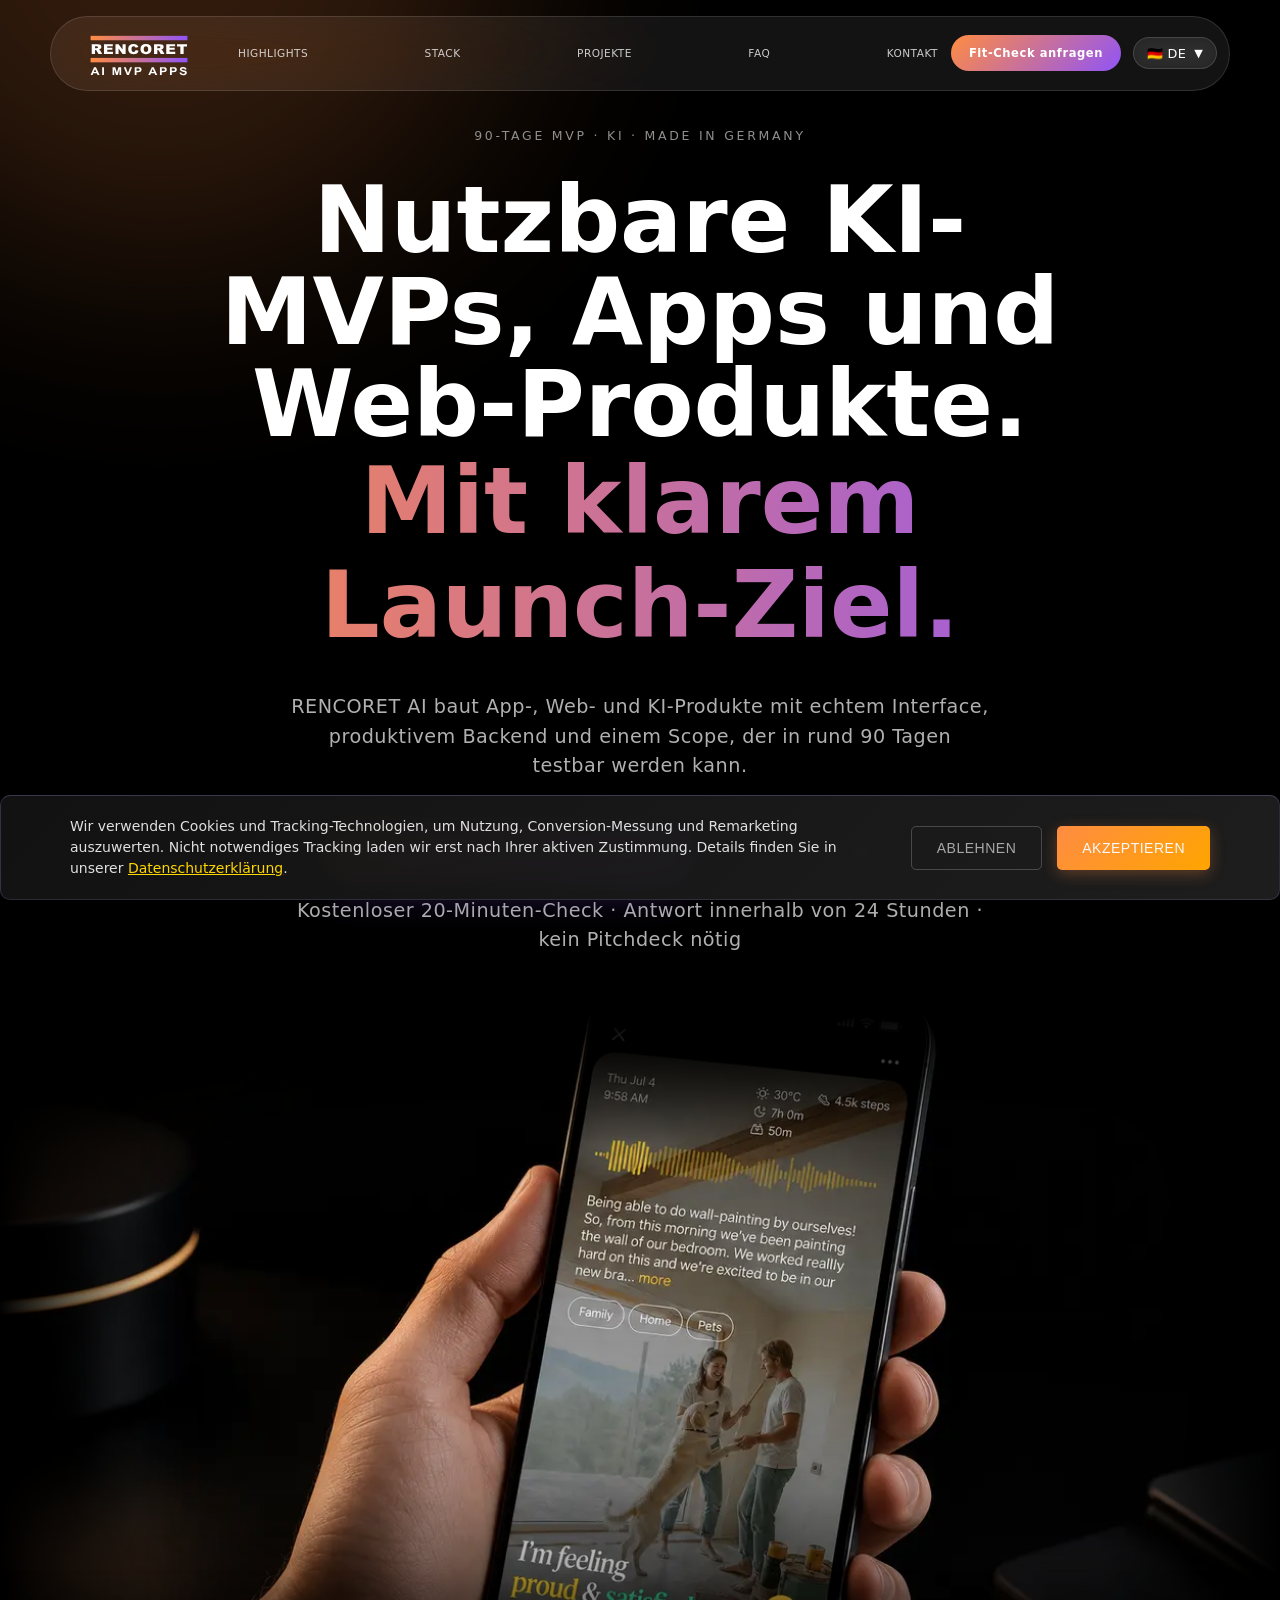
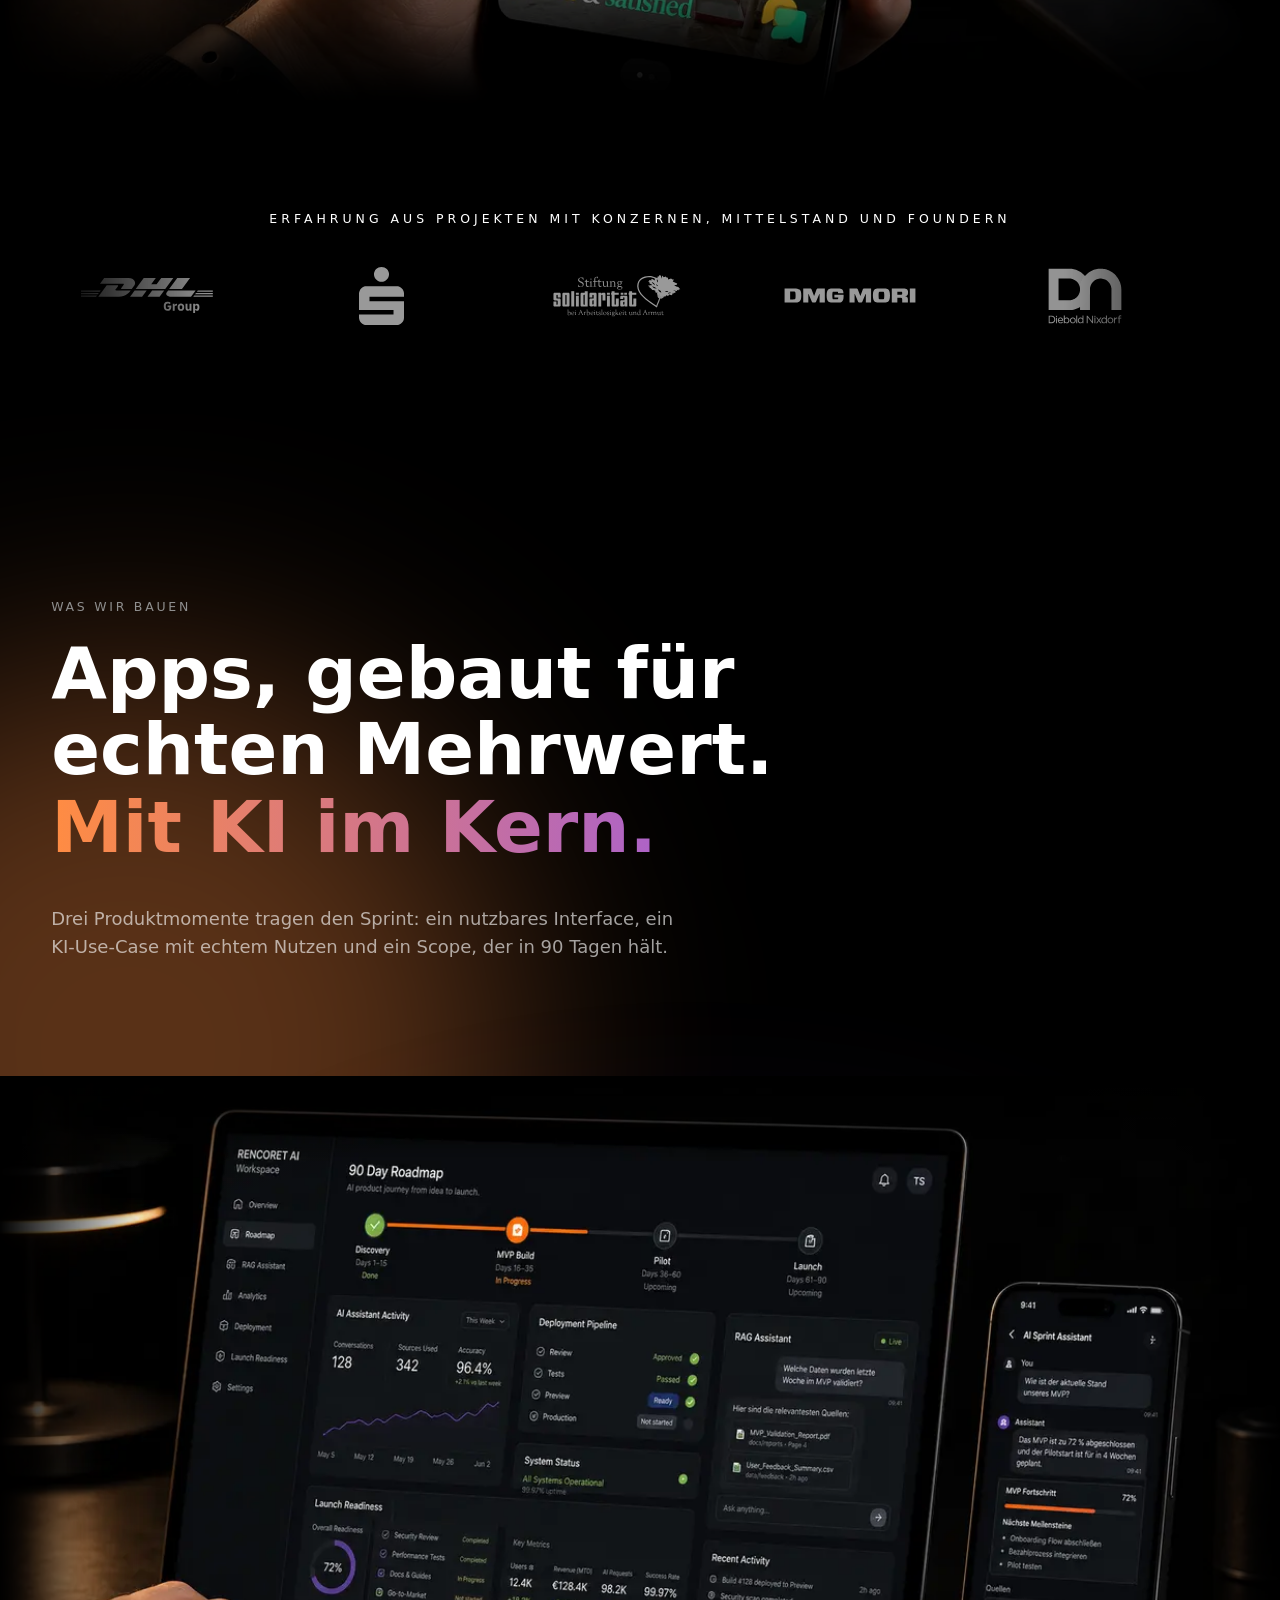
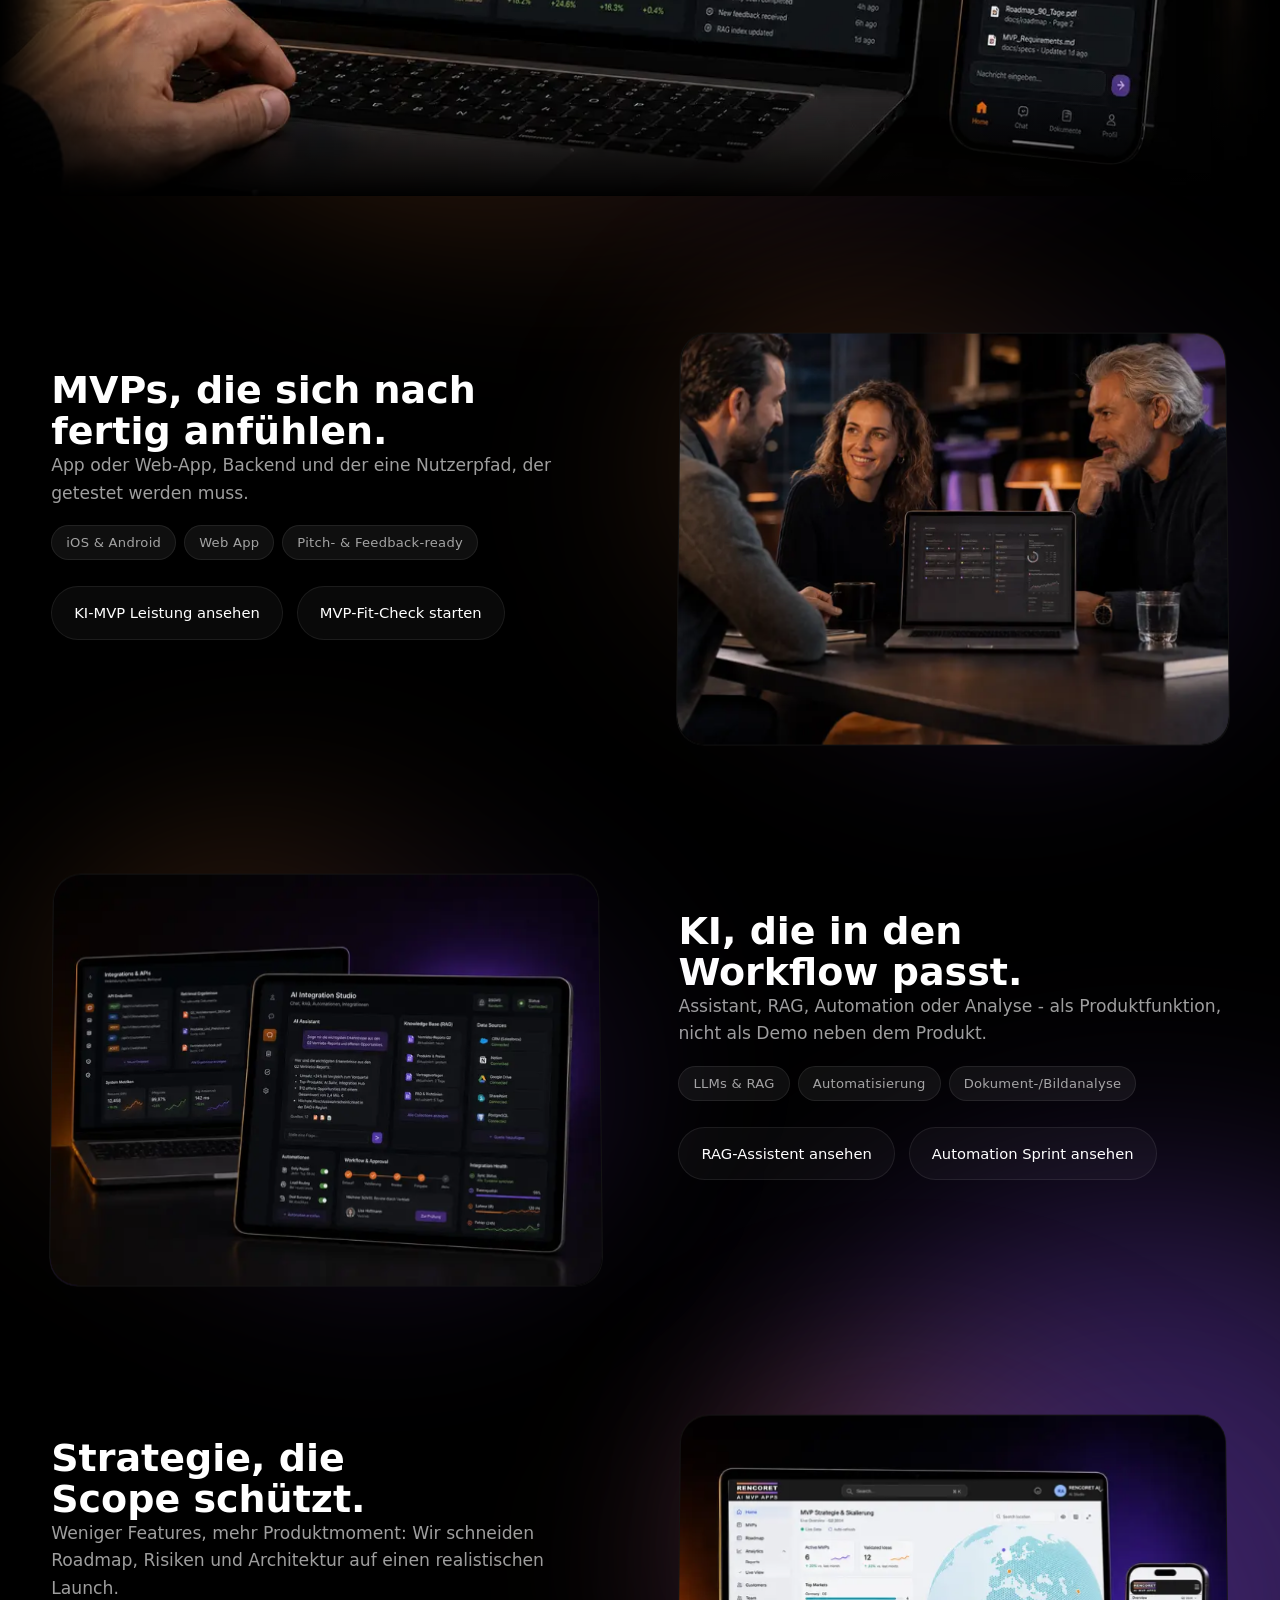
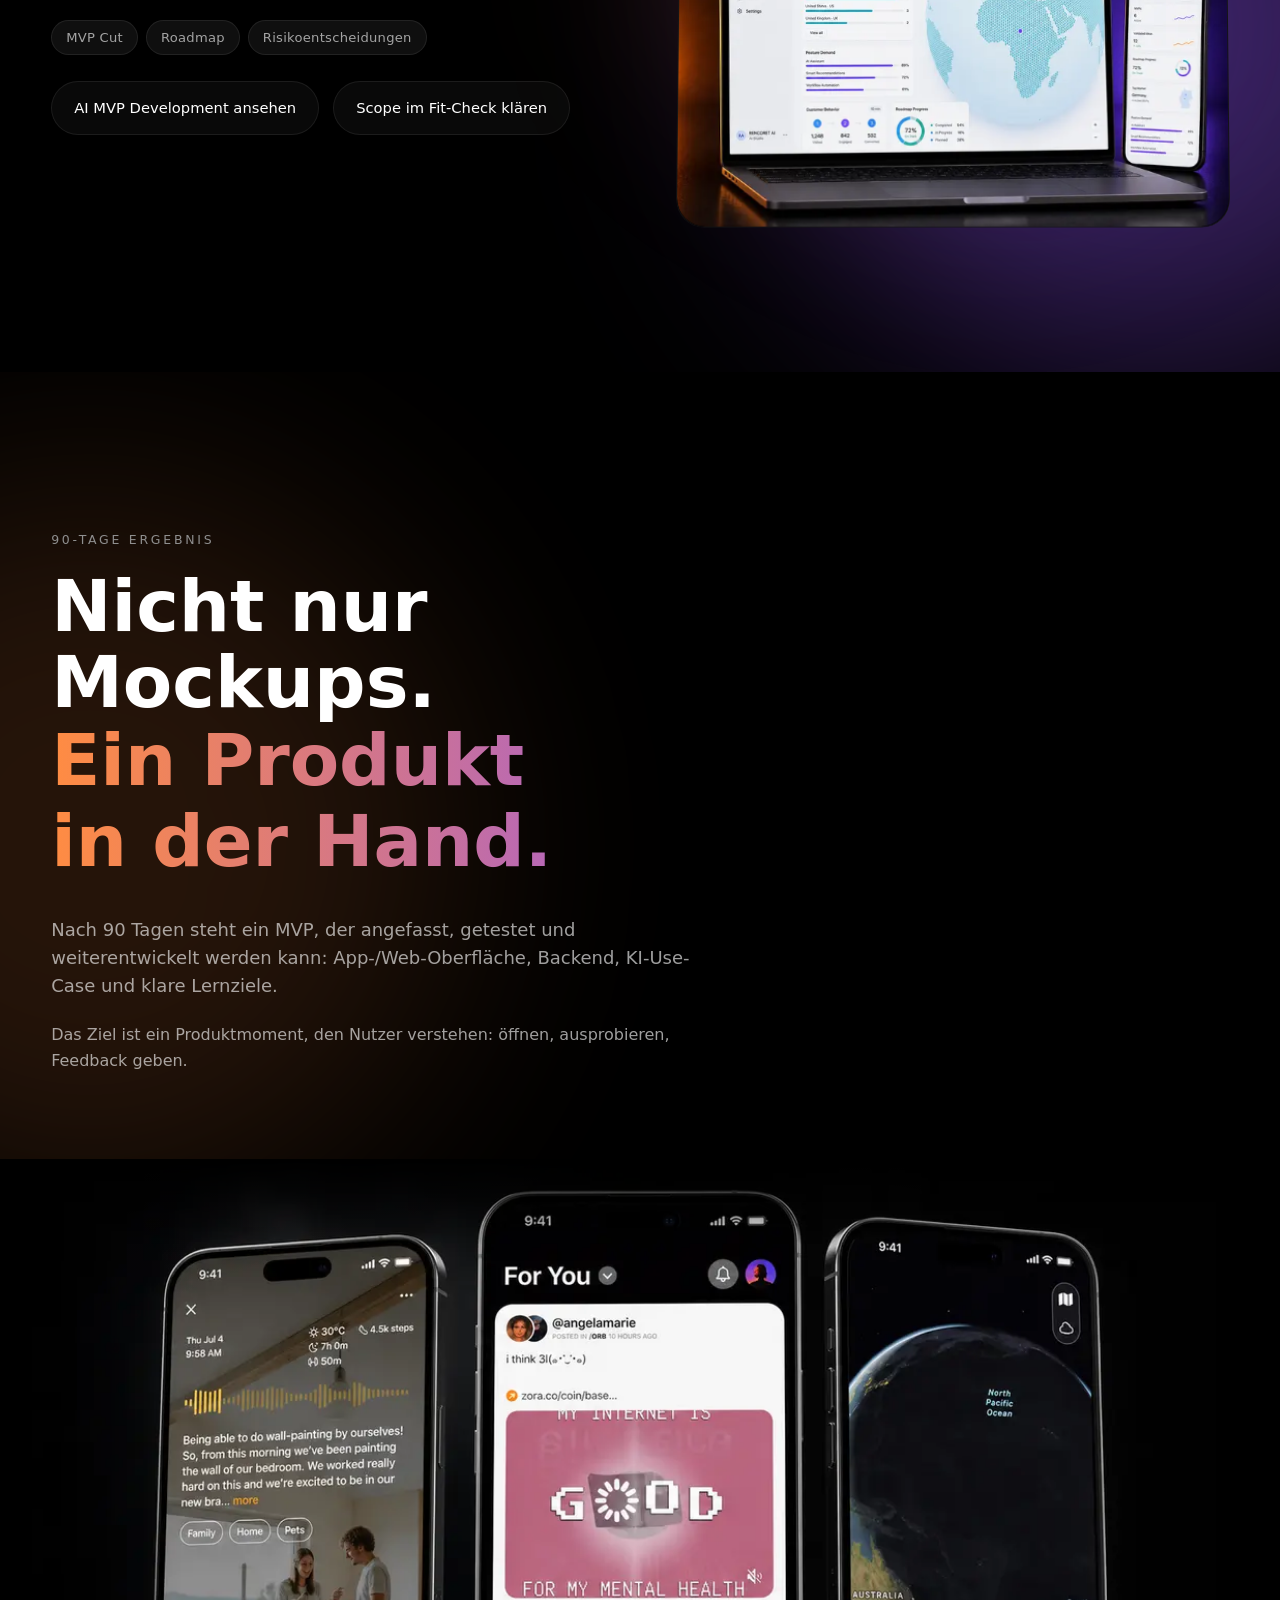
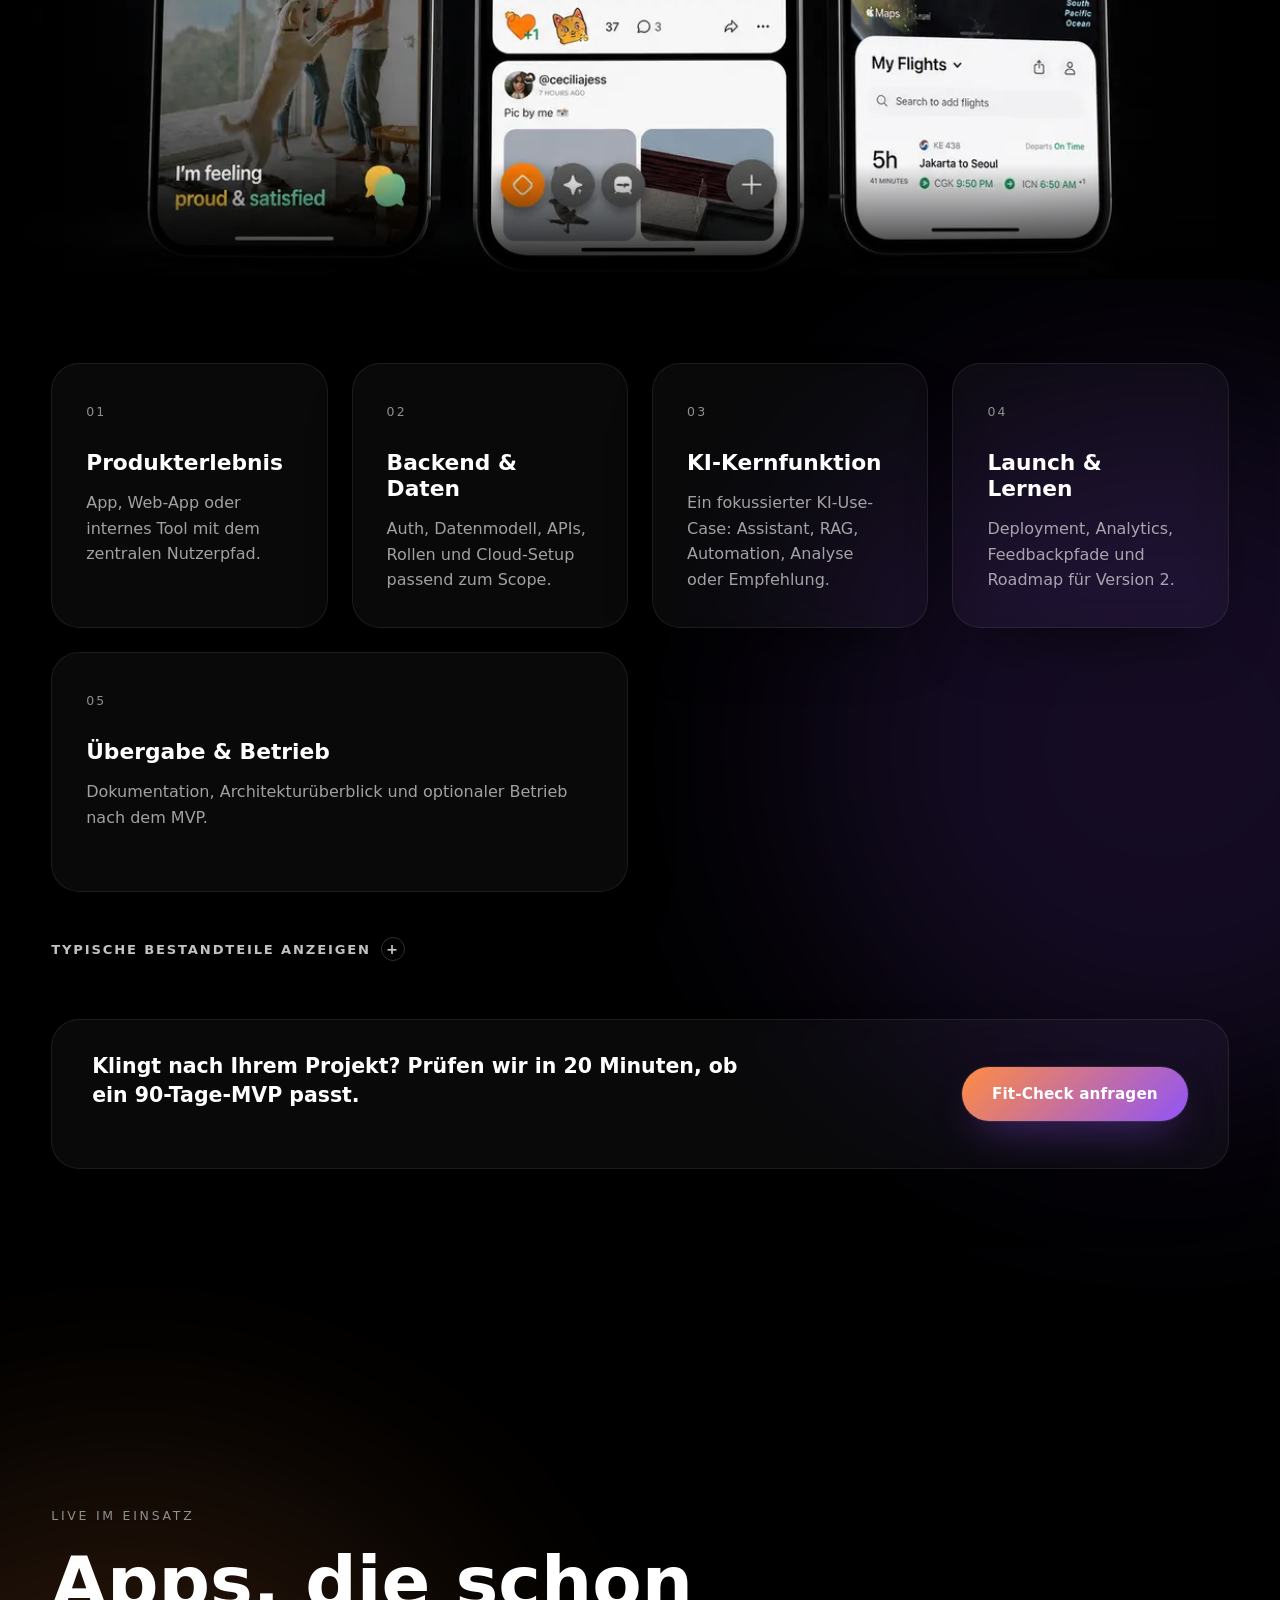
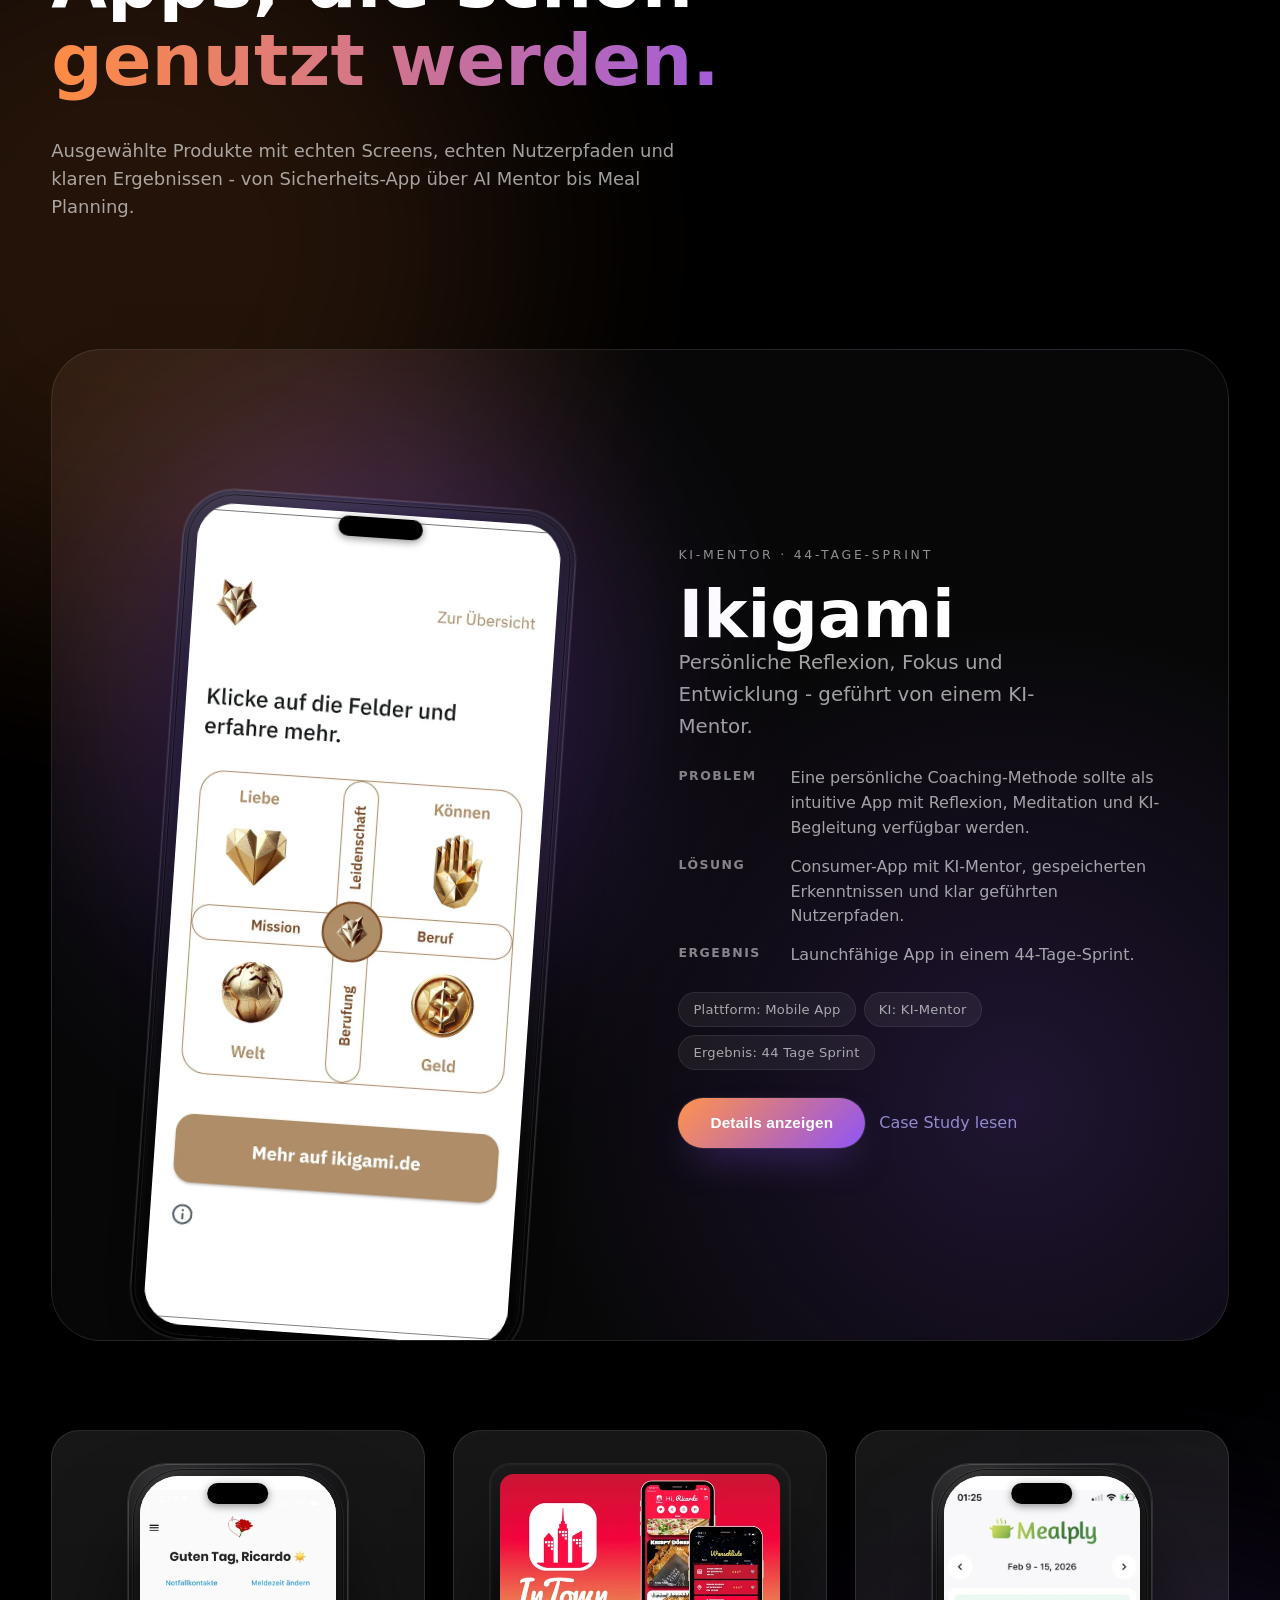
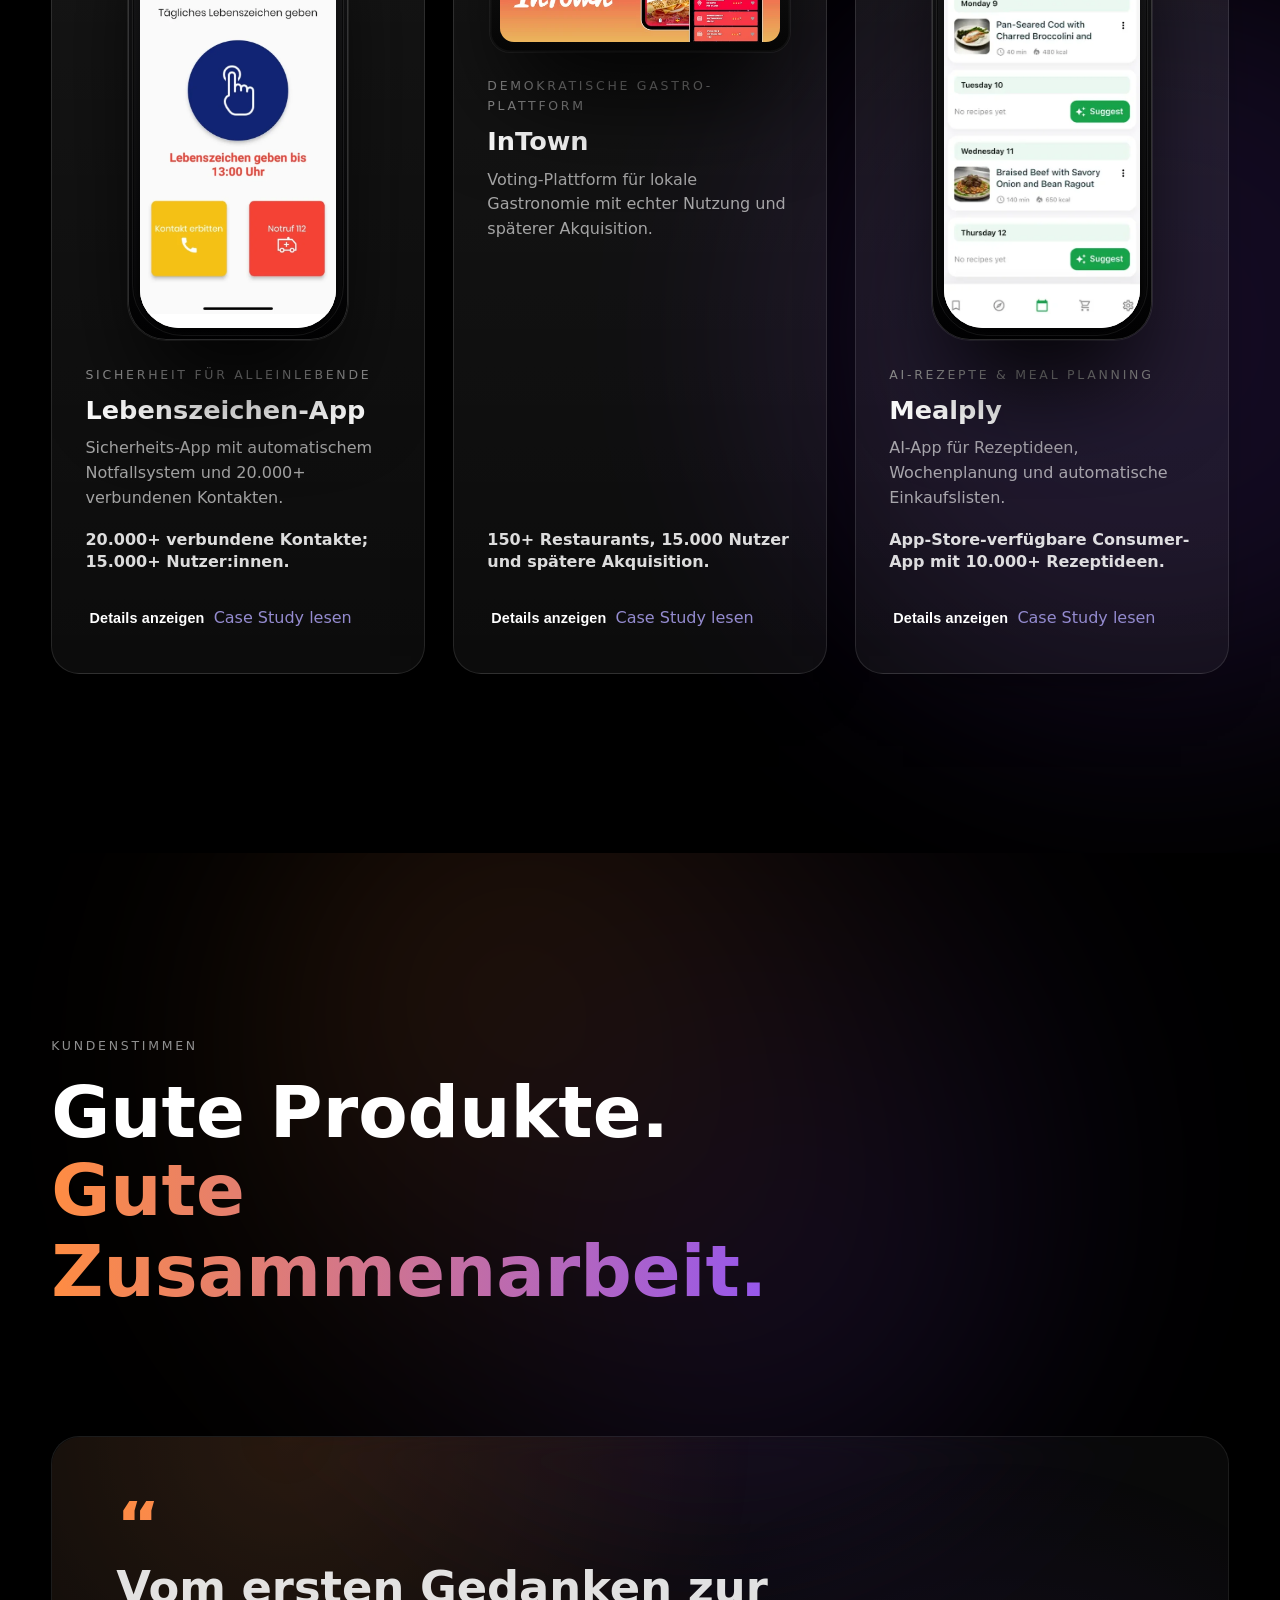
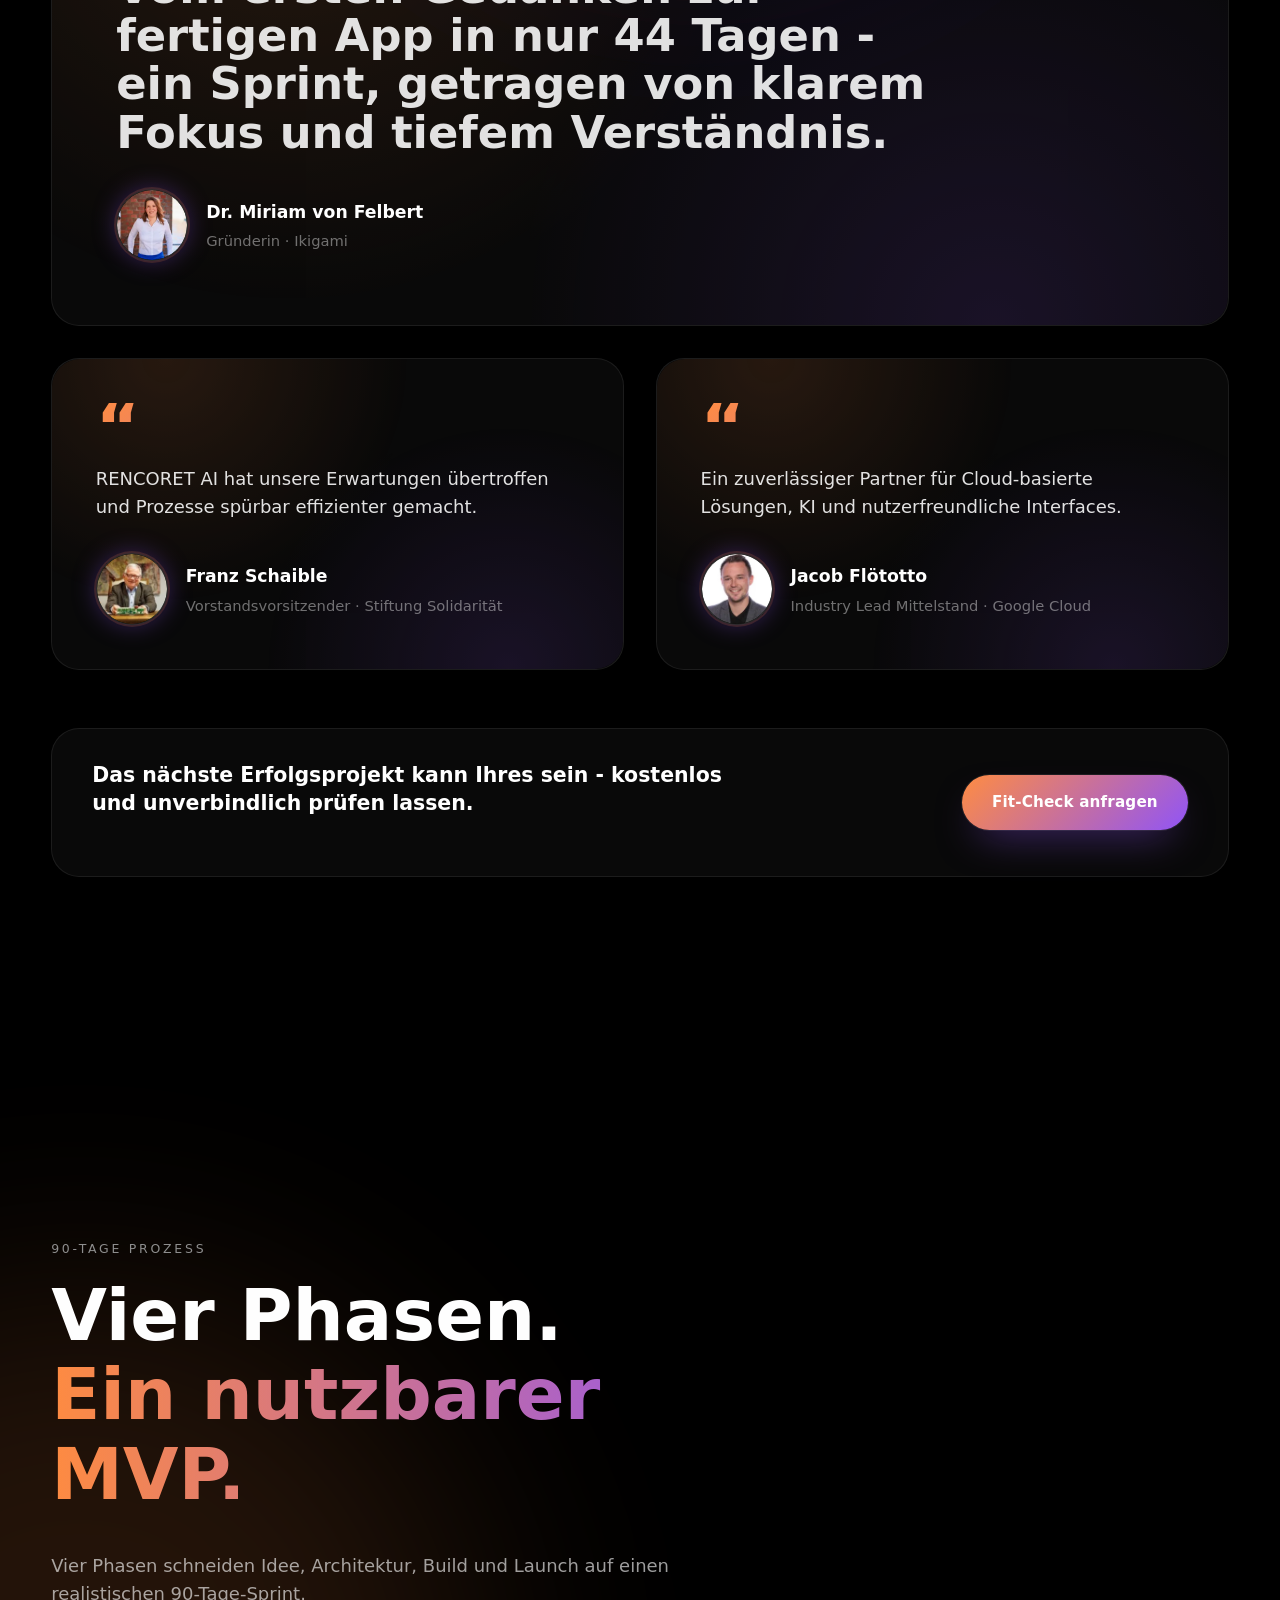
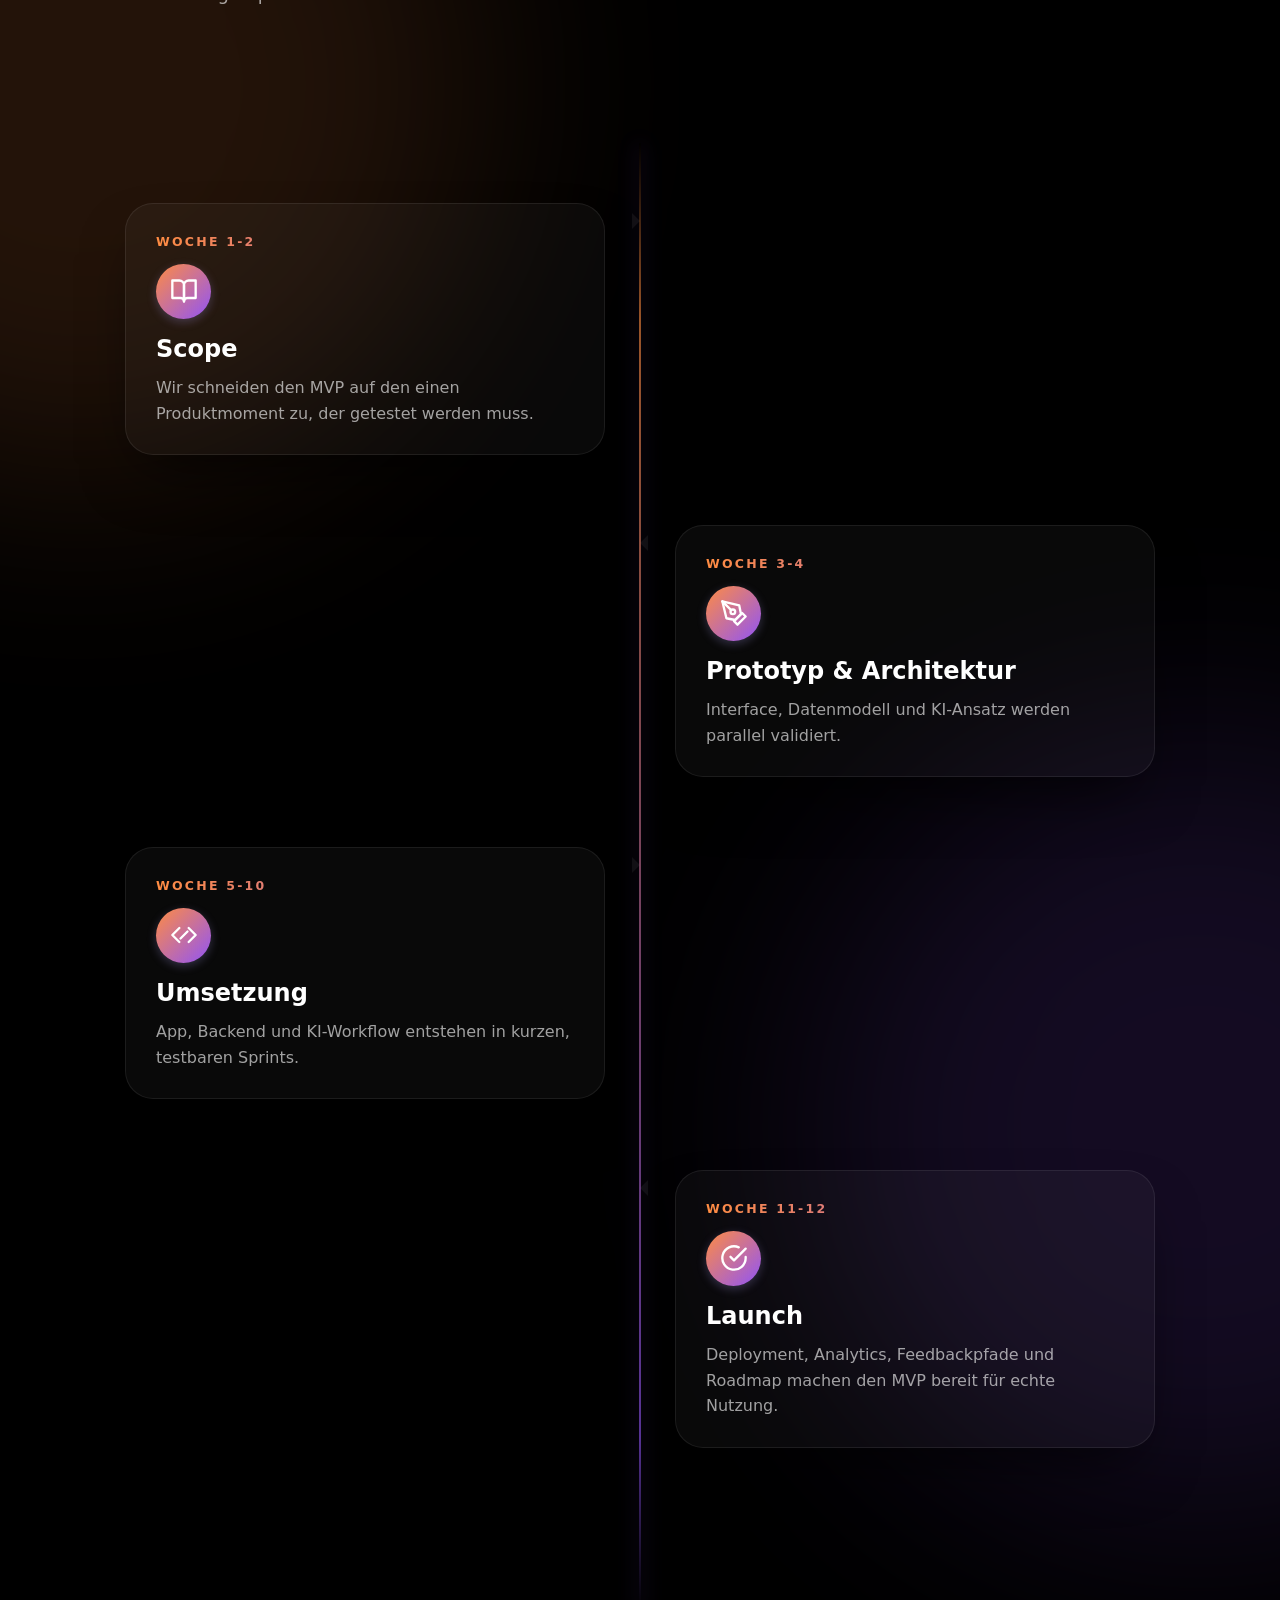
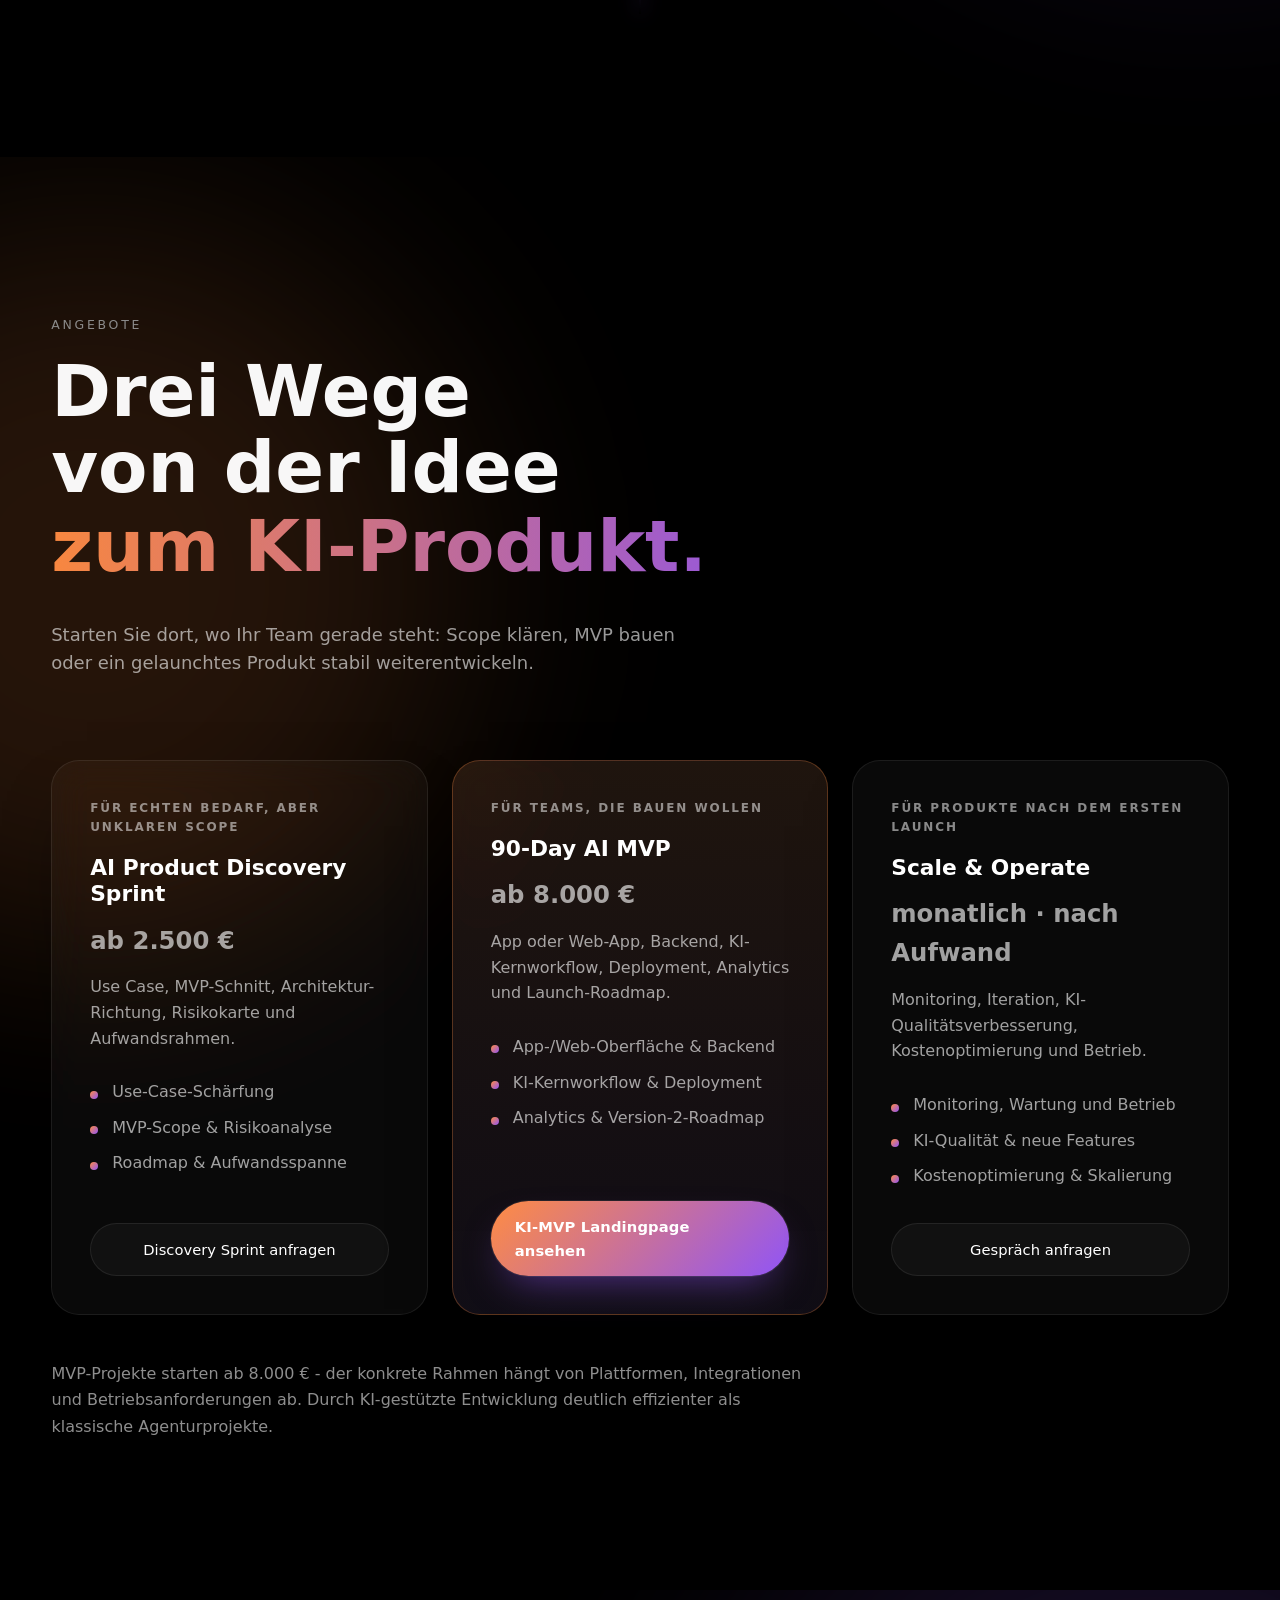
<file: index.html>
<!DOCTYPE html>
<html lang="de">

<head>
    <meta charset="UTF-8">
    <meta name="viewport" content="width=device-width, initial-scale=1.0">
    <meta name="color-scheme" content="light dark">
    <!-- Sofortiger Hintergrund-Style um weißen Bildschirm zu vermeiden -->
    <style id="initial-theme">
        html {
            background-color: #f8f9fa;
            /* Light Mode Default */
        }

        @media (prefers-color-scheme: dark) {
            html {
                background-color: #121212;
                /* Dark Mode */
            }
        }

        html[data-theme="dark"] {
            background-color: #121212;
            /* Explizit Dark Mode */
        }

        html[data-theme="light"] {
            background-color: #f8f9fa;
            /* Explizit Light Mode */
        }

    </style>
    <title>RENCORET AI - KI-MVPs, Apps &amp; Web-Produkte in 90 Tagen</title>
    <meta name="description"
        content="RENCORET AI entwickelt KI-MVPs, Apps und Web-Produkte für Founder und Mittelstand - von Discovery über Flutter/Firebase/Google-Cloud-Architektur bis Launch in 90 Tagen.">
    <meta name="keywords"
        content="KI MVP, AI MVP, App Entwicklung, Flutter Entwicklung, Firebase, Google Cloud, LangChain, LangGraph, RAG, KI Entwicklung, Web App Entwicklung">
    <meta name="author" content="RENCORET AI">
    <meta name="robots" content="noindex, nofollow">

    <!-- Open Graph / Social Media Meta Tags -->
    <meta property="og:title" content="RENCORET AI - KI-MVPs, Apps &amp; Web-Produkte in 90 Tagen">
    <meta property="og:description"
        content="KI-MVPs, Apps und Web-Produkte für Founder und Mittelstand - von Discovery über belastbare Architektur bis Launch in 90 Tagen.">
    <meta property="og:type" content="website">
    <meta property="og:url" content="https://uzzero.github.io/rencoret-ai-dev-preview">
    <meta property="og:image" content="https://uzzero.github.io/rencoret-ai-dev-preview/img/meta/og-image.png">
    <meta property="og:image:type" content="image/png">
    <meta property="og:image:width" content="1200">
    <meta property="og:image:height" content="630">
    <meta property="og:site_name" content="RENCORET AI">
    <meta property="og:locale" content="de_DE">
    <meta property="og:locale:alternate" content="en_US">
    <meta property="og:locale:alternate" content="es_ES">

    <!-- Twitter Card Meta Tags -->
    <meta name="twitter:card" content="summary_large_image">
    <meta name="twitter:title" content="RENCORET AI - KI-MVPs, Apps &amp; Web-Produkte in 90 Tagen">
    <meta name="twitter:description"
        content="KI-MVPs, Apps und Web-Produkte für Founder und Mittelstand - von Discovery über belastbare Architektur bis Launch in 90 Tagen.">
    <meta name="twitter:image" content="https://uzzero.github.io/rencoret-ai-dev-preview/img/meta/og-image.png">

    <link rel="canonical" href="https://uzzero.github.io/rencoret-ai-dev-preview">

    <!-- Hreflang Tags -->
    <link rel="alternate" hreflang="de" href="https://uzzero.github.io/rencoret-ai-dev-preview/">
    <link rel="alternate" hreflang="en" href="https://uzzero.github.io/rencoret-ai-dev-preview/?lang=en">
    <link rel="alternate" hreflang="es" href="https://uzzero.github.io/rencoret-ai-dev-preview/?lang=es">
    <link rel="alternate" hreflang="x-default" href="https://uzzero.github.io/rencoret-ai-dev-preview/">

    <!-- Structured Data (JSON-LD) -->
    <script type="application/ld+json">
    {
      "@context": "https://schema.org",
      "@graph": [
        {
          "@type": ["Organization", "ProfessionalService"],
          "@id": "https://uzzero.github.io/rencoret-ai-dev-preview/#organization",
          "name": "RENCORET AI",
          "url": "https://uzzero.github.io/rencoret-ai-dev-preview",
          "logo": "https://uzzero.github.io/rencoret-ai-dev-preview/img/logo-extended.svg",
          "image": "https://uzzero.github.io/rencoret-ai-dev-preview/img/meta/og-image.png",
          "description": "RENCORET AI entwickelt KI-MVPs, Apps und Web-Produkte für Founder und Mittelstand - von Discovery über Architektur bis Launch in 90 Tagen.",
          "priceRange": "€€€",
          "address": {
            "@type": "PostalAddress",
            "addressLocality": "Schloß Holte-Stukenbrock",
            "addressRegion": "Nordrhein-Westfalen",
            "postalCode": "33758",
            "addressCountry": "DE"
          },
          "geo": {
            "@type": "GeoCoordinates",
            "latitude": "51.8667",
            "longitude": "8.6167"
          },
          "contactPoint": {
            "@type": "ContactPoint",
            "email": "hello@rencoret.ai",
            "contactType": "customer service",
            "availableLanguage": ["German", "English", "Spanish"]
          },
          "sameAs": [
            "https://www.linkedin.com/company/rencoret",
            "https://www.linkedin.com/in/ricardo-rencoret/"
          ],
          "areaServed": {
            "@type": "Place",
            "name": "Europe"
          },
          "knowsLanguage": ["de", "en", "es"],
          "hasOfferCatalog": {
            "@type": "OfferCatalog",
            "name": "App Development Services",
            "itemListElement": [
              {
                "@type": "Offer",
                "itemOffered": {
                  "@type": "Service",
                  "name": "90-Day AI MVP",
                  "description": "KI-MVP-Entwicklung mit App oder Web-App, Backend, KI-Kernfunktion, Deployment, Analytics und Launch-Roadmap."
                }
              },
              {
                "@type": "Offer",
                "itemOffered": {
                  "@type": "Service",
                  "name": "AI Product Discovery Sprint",
                  "description": "Use-Case-Schärfung, MVP-Scope, Risikoanalyse, erste Architektur, Roadmap und Aufwandsschätzung."
                }
              },
              {
                "@type": "Offer",
                "itemOffered": {
                  "@type": "Service",
                  "name": "Scale & Operate",
                  "description": "Betrieb, Monitoring, neue Features, Kostenoptimierung, KI-Qualitätsverbesserung und Vorbereitung auf Skalierung."
                }
              }
            ]
          }
        },
        {
          "@type": "WebSite",
          "@id": "https://uzzero.github.io/rencoret-ai-dev-preview/#website",
          "url": "https://uzzero.github.io/rencoret-ai-dev-preview",
          "name": "RENCORET AI",
          "inLanguage": ["de", "en", "es"],
          "publisher": {
             "@id": "https://uzzero.github.io/rencoret-ai-dev-preview/#organization"
          }
        }
      ]
    }
    </script>

    <!-- Google Consent Mode v2 - MUSS VOR gtag.js kommen -->
    <script>
        window.dataLayer = window.dataLayer || [];
        function gtag() { dataLayer.push(arguments); }

        // Consent default: denied (DSGVO-konform)
        gtag('consent', 'default', {
            'ad_storage': 'denied',
            'ad_user_data': 'denied',
            'ad_personalization': 'denied',
            'analytics_storage': 'denied'
        });
    </script>
<link rel="stylesheet" href="css/index.bc3137dbbf22.css">
    
    <link rel="stylesheet" href="css/print.css" media="print">

    <!-- Preload-Polyfill für ältere Browser entfernen, da wir nicht mehr preload verwenden -->

    <!-- Favicon -->
    <link rel="icon" type="image/png" sizes="32x32" href="img/favicon/favicon-32x32.png">
    <link rel="icon" type="image/png" sizes="16x16" href="img/favicon/favicon-16x16.png">
    <link rel="apple-touch-icon" sizes="180x180" href="img/favicon/apple-touch-icon.png">
    <link rel="manifest" href="site.webmanifest">

    <!-- Inline-Script für sofortige Theme-Anwendung und Layout-Fixierung -->
    <script>
        (function () {
            // Sofortige Dark-Mode Anwendung - vor allen anderen Skripten ausführen
            // Wir ignorieren den gespeicherten Theme und System-Präferenz
            // und setzen immer Dark Mode als Standard
            document.documentElement.setAttribute('data-theme', 'dark');
            localStorage.setItem('theme', 'dark');
        })();
    </script>

    <script>
        (function () {
            var translationsPromise = null;

            window.rencoretLoadTranslations = function () {
                if (window.languageManager) return Promise.resolve(window.languageManager);
                if (translationsPromise) return translationsPromise;

                translationsPromise = new Promise(function (resolve, reject) {
                    var script = document.createElement('script');
                    script.src = 'js/translations.js?v=dark-apple-20260509-2';
                    script.async = true;
                    script.onload = function () { resolve(window.languageManager); };
                    script.onerror = reject;
                    document.head.appendChild(script);
                });

                return translationsPromise;
            };
        })();
    </script>

    <!-- Language Selector Script -->
    <script>
        document.addEventListener('DOMContentLoaded', function () {
            // Language selector dropdown functionality
            var languageSelector = document.querySelector('.language-selector');
            var currentLanguage = document.querySelector('.current-language');

            if (languageSelector && currentLanguage) {
                currentLanguage.addEventListener('click', function (e) {
                    e.preventDefault();
                    languageSelector.classList.toggle('active');
                    currentLanguage.setAttribute('aria-expanded', languageSelector.classList.contains('active') ? 'true' : 'false');
                });

                // Close dropdown when clicking outside
                document.addEventListener('click', function (e) {
                    if (!languageSelector.contains(e.target)) {
                        languageSelector.classList.remove('active');
                        currentLanguage.setAttribute('aria-expanded', 'false');
                    }
                });

                document.addEventListener('keydown', function (e) {
                    if (e.key === 'Escape') {
                        languageSelector.classList.remove('active');
                        currentLanguage.setAttribute('aria-expanded', 'false');
                    }
                });
            }

            var languageOptions = document.querySelectorAll('[data-lang]');
            for (var optionIndex = 0; optionIndex < languageOptions.length; optionIndex++) {
                languageOptions[optionIndex].addEventListener('click', function (e) {
                    e.preventDefault();

                    var selectedLanguage = this.getAttribute('data-lang') || 'de';
                    if (window.rencoretLoadTranslations) {
                        window.rencoretLoadTranslations().then(function (manager) {
                            if (manager && manager.setLanguage) {
                                manager.setLanguage(selectedLanguage);
                            }
                        });
                    }

                    if (languageSelector) {
                        languageSelector.classList.remove('active');
                    }

                    if (currentLanguage) {
                        currentLanguage.setAttribute('aria-expanded', 'false');
                    }
                });
            }

            // Initialize translations
            if (window.languageManager) {
                window.languageManager.updatePageContent();
            }

            // Gemeinsamer Scroll-Lock für Mobile-Menü und Modals
            (function initRencoretScrollLock() {
                if (window.rencoretLockScroll && window.rencoretUnlockScroll) return;

                var lockCount = 0;
                var lockedScrollY = 0;

                window.rencoretLockScroll = function () {
                    lockCount += 1;
                    if (lockCount > 1) return;

                    lockedScrollY = window.scrollY || window.pageYOffset || 0;
                    document.documentElement.classList.add('rencoret-scroll-locked');
                    document.body.classList.add('rencoret-scroll-locked');
                    document.body.style.top = '-' + lockedScrollY + 'px';
                };

                function restoreScrollPosition(scrollY) {
                    var htmlScrollBehavior = document.documentElement.style.scrollBehavior;
                    var bodyScrollBehavior = document.body.style.scrollBehavior;

                    document.documentElement.style.scrollBehavior = 'auto';
                    document.body.style.scrollBehavior = 'auto';
                    window.scrollTo({ top: scrollY, left: 0, behavior: 'auto' });

                    if (window.rencoretLenis && typeof window.rencoretLenis.scrollTo === 'function') {
                        window.rencoretLenis.scrollTo(scrollY, { immediate: true, force: true });
                    }

                    if (window.ScrollTrigger) {
                        window.ScrollTrigger.update();
                        window.ScrollTrigger.refresh();
                    }

                    window.requestAnimationFrame(function () {
                        document.documentElement.style.scrollBehavior = htmlScrollBehavior;
                        document.body.style.scrollBehavior = bodyScrollBehavior;
                    });
                }

                window.rencoretRestoreScrollPosition = restoreScrollPosition;

                window.rencoretUnlockScroll = function (restoreScrollY) {
                    lockCount = Math.max(0, lockCount - 1);
                    if (lockCount > 0) return;

                    var shouldRestoreScroll = restoreScrollY !== false;
                    var scrollY = typeof restoreScrollY === 'number' ? restoreScrollY : lockedScrollY;
                    document.documentElement.classList.remove('rencoret-scroll-locked');
                    document.body.classList.remove('rencoret-scroll-locked');
                    document.body.style.removeProperty('top');

                    if (!shouldRestoreScroll) {
                        return;
                    }

                    restoreScrollPosition(scrollY);

                    window.requestAnimationFrame(function () {
                        restoreScrollPosition(scrollY);
                    });
                };

                window.rencoretForceUnlockScroll = function () {
                    lockCount = 1;
                    window.rencoretUnlockScroll();
                };
            })();

            // Mobile menu functionality
            var mobileMenuToggle = document.querySelector('.mobile-menu-toggle');
            var mobileMenu = document.querySelector('.mobile-menu');
            var mobileMenuOverlay = document.querySelector('.mobile-menu-overlay');
            var mobileMenuLinks = document.querySelectorAll('.mobile-menu a');

            if (mobileMenuToggle && mobileMenu && mobileMenuOverlay) {
                function closeMobileMenu(options) {
                    if (!mobileMenu.classList.contains('active')) return;

                    var shouldRestoreScroll = !(options && options.restoreScroll === false);

                    mobileMenuToggle.classList.remove('active');
                    mobileMenu.classList.remove('active');
                    mobileMenuOverlay.classList.remove('active');
                    mobileMenuToggle.setAttribute('aria-expanded', 'false');
                    if (window.rencoretUnlockScroll) {
                        window.rencoretUnlockScroll(shouldRestoreScroll ? undefined : false);
                    }
                }

                window.rencoretCloseMobileMenu = closeMobileMenu;

                // Toggle mobile menu
                mobileMenuToggle.addEventListener('click', function () {
                    var isOpen = mobileMenu.classList.contains('active');
                    if (isOpen) {
                        closeMobileMenu();
                    } else {
                        mobileMenuToggle.classList.add('active');
                        mobileMenu.classList.add('active');
                        mobileMenuOverlay.classList.add('active');
                        mobileMenuToggle.setAttribute('aria-expanded', 'true');
                        if (window.rencoretLockScroll) {
                            window.rencoretLockScroll();
                        }
                    }
                });

                // Close mobile menu when clicking overlay
                mobileMenuOverlay.addEventListener('click', closeMobileMenu);

                // Close mobile menu when clicking links
                for (var i = 0; i < mobileMenuLinks.length; i++) {
                    mobileMenuLinks[i].addEventListener('click', function () {
                        var href = this.getAttribute('href') || '';
                        var isPageAnchor = href.charAt(0) === '#' && href.length > 1;
                        closeMobileMenu({ restoreScroll: !isPageAnchor });
                    });
                }

                // Close button functionality
                var mobileMenuClose = document.querySelector('.mobile-menu-close');
                if (mobileMenuClose) {
                    mobileMenuClose.addEventListener('click', closeMobileMenu);
                }

                document.addEventListener('keydown', function (e) {
                    if (e.key === 'Escape' && mobileMenu.classList.contains('active')) {
                        closeMobileMenu();
                    }
                });
            }
        });
    </script>

    <!-- Theme Toggle Script - nicht mehr nötig, da immer Dark Mode -->
    <!-- <script src="js/theme-toggle.js"></script> -->
</head>

<body>
    <header>
        <div class="container">
            <div class="logo">
                <a href="./" title="RENCORET AI - Startseite">
                    <!-- Aktuelle Logos mit Farbverlauf -->
                    <img src="img/logo-extended.svg" alt="RENCORET AI MVP APPS Logo" class="logo-svg dark-mode-logo" width="220" height="75" fetchpriority="high">
                </a>
            </div>
            <nav aria-label="Hauptnavigation">
                <ul>
                    <li><a href="#leistungen" data-i18n="nav.services">Highlights</a></li>
                    <li><a href="#tech-stack" data-i18n="nav.tech_stack">Stack</a></li>
                    <li><a href="#projekte" data-i18n="nav.projects">Projekte</a></li>
                    <li><a href="#faq" data-i18n="nav.faq">FAQ</a></li>
                    <li><a href="#kontakt" data-i18n="nav.contact">Kontakt</a></li>
                </ul>
                <a href="#fit-check" class="nav-cta" data-i18n="nav.cta">Fit-Check anfragen</a>
                <!-- Language Selector -->
                <div class="language-selector">
                    <button type="button" class="current-language" aria-haspopup="true" aria-expanded="false">🇩🇪 DE</button>
                    <div class="language-dropdown">
                        <a href="#" class="language-option active" data-lang="de">🇩🇪 Deutsch</a>
                        <a href="#" class="language-option" data-lang="en">🇬🇧 English</a>
                        <a href="#" class="language-option" data-lang="es">🇪🇸 Español</a>
                    </div>
                </div>
                <!-- Mobile Menu Toggle -->
                <button class="mobile-menu-toggle" aria-label="Menu öffnen" aria-controls="mobile-menu" aria-expanded="false">
                    <span></span>
                    <span></span>
                    <span></span>
                </button>
            </nav>
        </div>
    </header>

        <!-- Mobile Menu -->
    <div class="mobile-menu-overlay"></div>
    <div class="mobile-menu" id="mobile-menu">
        <div class="mobile-menu-content">
            <div class="mobile-menu-header">
                <a href="./" class="mobile-menu-logo" title="RENCORET AI - Startseite">
                    <img src="img/logo-extended.svg" alt="RENCORET AI MVP APPS Logo" width="220" height="88">
                </a>
                <button class="mobile-menu-close" aria-label="Menü schließen">
                    <span>&times;</span>
                </button>
            </div>
            <ul>
                <li><a href="#leistungen" data-i18n="nav.services">Highlights</a></li>
                <li><a href="#tech-stack" data-i18n="nav.tech_stack">Stack</a></li>
                <li><a href="#projekte" data-i18n="nav.projects">Projekte</a></li>
                <li><a href="#faq" data-i18n="nav.faq">FAQ</a></li>
                <li><a href="#kontakt" data-i18n="nav.contact">Kontakt</a></li>
            </ul>

            <a href="#fit-check" class="cta-button mobile-menu-cta" data-i18n="nav.cta">Fit-Check anfragen</a>

            <div class="mobile-language-section">
                <div class="mobile-language-title" data-i18n="nav.language">Sprache</div>
                <div class="mobile-language-options">
                    <a href="#" class="mobile-language-option active" data-lang="de">
                        <span class="mobile-language-flag">🇩🇪</span>
                        <span>Deutsch</span>
                    </a>
                    <a href="#" class="mobile-language-option" data-lang="en">
                        <span class="mobile-language-flag">🇬🇧</span>
                        <span>English</span>
                    </a>
                    <a href="#" class="mobile-language-option" data-lang="es">
                        <span class="mobile-language-flag">🇪🇸</span>
                        <span>Español</span>
                    </a>
                </div>
            </div>
        </div>
    </div>

    <main>
        <section class="hero hero--apple">
    <div class="hero__glow-layer" aria-hidden="true">
        <span class="glow-aura glow-aura--orange hero__glow hero__glow--tl"></span>
        <span class="glow-aura glow-aura--purple hero__glow hero__glow--br"></span>
        <div class="oval-shapes">
            <div class="oval-shape"></div>
            <div class="oval-shape"></div>
            <div class="oval-shape"></div>
        </div>
    </div>

    <div class="container-wide hero__inner">
        <span class="eyebrow" data-i18n="hero.eyebrow">90-Tage MVP · KI · Made in Germany</span>

        <h1 class="hero__headline display-xxl">
            <span class="display-line" data-i18n="hero.heading.line1">Nutzbare KI-MVPs, Apps und Web-Produkte.</span>
            <span class="display-line display-line--accent" data-i18n="hero.heading.line2">Mit klarem Launch-Ziel.</span>
        </h1>

        <p class="hero__lede lede" data-i18n="hero.subheading">
            RENCORET AI baut App-, Web- und KI-Produkte mit echtem Interface,
            produktivem Backend und einem Scope, der in rund 90 Tagen testbar werden kann.
        </p>

        <div class="hero__cta-row btn-row">
            <a href="#fit-check" class="cta-button" data-i18n="hero.cta">90-Tage-MVP-Fit-Check anfragen</a>
            <a href="#deliverables" class="btn-ghost" data-i18n="hero.secondary_cta">Was nach 90 Tagen steht</a>
        </div>

        <p class="hero__microcopy" data-i18n="hero.microcopy">
            Kostenloser 20-Minuten-Check · Antwort innerhalb von 24 Stunden · kein Pitchdeck nötig
        </p>

        <div class="hero__visual" data-motion="reveal">
            <div class="hero__visual-frame" data-motion="stage-scale">
                <picture>
                    <source
                        srcset="img/generated/home/hero-ai-hand-640.webp 640w, img/generated/home/hero-ai-hand-960.webp 960w, img/generated/home/hero-ai-hand-1280.webp 1280w, img/generated/home/hero-ai-hand.webp 1536w"
                        sizes="100vw"
                        type="image/webp">
                    <img src="img/generated/home/hero-ai-hand.png"
                         alt="RENCORET AI App-Oberfläche auf einem iPhone in Nutzung"
                         class="hero__visual-img"
                         loading="lazy"
                         width="1536"
                         height="1024"
                         onerror="this.parentElement.parentElement.classList.add('is-missing-image')">
                </picture>
                <div class="ai-image-placeholder hero__placeholder" aria-hidden="true">
                    <span>RENCORET AI APP IN USE</span>
                </div>
                <span class="hero__visual-glow hero__visual-glow--a" aria-hidden="true"></span>
                <span class="hero__visual-glow hero__visual-glow--b" aria-hidden="true"></span>
            </div>
        </div>
    </div>
</section>

        <section class="client-logos client-logos--apple" aria-label="Kunden und Partner">
    <div class="container-wide">
        <h2 class="client-logos__heading" data-i18n="clients.heading">Erfahrung aus Projekten mit Konzernen, Mittelstand und Foundern</h2>
        <div class="logo-slider-container">
            <div class="logo-slider">
                <div class="logo-container">
                    <img src="img/clients/dhl_group_logo.svg" alt="DHL Group Logo" loading="lazy" width="120" height="60">
                </div>
                <div class="logo-container">
                    <img src="img/clients/sparkasse_logo.svg" alt="Sparkasse Logo" loading="lazy" width="120" height="60">
                </div>
                <div class="logo-container">
                    <img src="img/clients/stiftung_solidaritaet_logo.svg" alt="Stiftung Solidarität Logo" loading="lazy" width="120" height="60">
                </div>
                <div class="logo-container">
                    <img src="img/clients/dmg_mori_logo.svg" alt="DMG MORI Logo" loading="lazy" width="120" height="60">
                </div>
                <div class="logo-container">
                    <img src="img/clients/diebold_nixdorf_logo.svg" alt="Diebold Nixdorf Logo" loading="lazy" width="120" height="60">
                </div>
                <div class="logo-container" aria-hidden="true">
                    <img src="img/clients/dhl_group_logo.svg" alt="" loading="lazy" width="120" height="60">
                </div>
                <div class="logo-container" aria-hidden="true">
                    <img src="img/clients/sparkasse_logo.svg" alt="" loading="lazy" width="120" height="60">
                </div>
                <div class="logo-container" aria-hidden="true">
                    <img src="img/clients/stiftung_solidaritaet_logo.svg" alt="" loading="lazy" width="120" height="60">
                </div>
                <div class="logo-container" aria-hidden="true">
                    <img src="img/clients/dmg_mori_logo.svg" alt="" loading="lazy" width="120" height="60">
                </div>
                <div class="logo-container" aria-hidden="true">
                    <img src="img/clients/diebold_nixdorf_logo.svg" alt="" loading="lazy" width="120" height="60">
                </div>
            </div>
        </div>
    </div>
</section>

        <section id="leistungen" class="services services--apple" data-motion="stagger">
    <span class="glow-aura glow-aura--orange services__glow services__glow--a" aria-hidden="true"></span>
    <span class="glow-aura glow-aura--purple services__glow services__glow--b" aria-hidden="true"></span>

    <div class="container-wide">
        <div class="services__intro" data-motion="reveal">
            <span class="eyebrow" data-i18n="services.eyebrow">Was wir bauen</span>
            <h2 class="display-xl services__heading">
                <span class="display-line" data-i18n="services.heading.line1">Apps, gebaut für echten Mehrwert.</span>
                <span class="display-line display-line--accent" data-i18n="services.heading.line2">Mit KI im Kern.</span>
            </h2>
            <p class="lede" data-i18n="services.intro">
                Drei Produktmomente tragen den Sprint: ein nutzbares Interface,
                ein KI-Use-Case mit echtem Nutzen und ein Scope, der in 90 Tagen hält.
            </p>
        </div>

        <div class="services__showcase" data-motion="reveal">
            <div class="services__showcase-frame" data-motion="stage-scale">
                <picture>
                    <source
                        srcset="img/generated/home/ai-workspace-in-use-640.webp 640w, img/generated/home/ai-workspace-in-use-960.webp 960w, img/generated/home/ai-workspace-in-use-1280.webp 1280w, img/generated/home/ai-workspace-in-use.webp 1672w"
                        sizes="(max-width: 768px) 100vw, 84vw"
                        type="image/webp">
                    <img src="img/generated/home/ai-workspace-in-use.png"
                         alt="Fotorealistischer Laptop und Smartphone mit RENCORET AI Workspace, Roadmap, RAG Assistant, Deployment Pipeline und AI Sprint Assistant"
                         loading="lazy"
                         width="1672"
                         height="940">
                </picture>
            </div>
        </div>

        <div class="feature-stack">
            <article class="feature-block feature-block--text-left" data-motion="reveal">
                <div class="feature-block__content">
                    <h3 class="display-md feature-block__title" data-i18n="services.ai_mvp.title">MVPs, die sich nach fertig anfühlen.</h3>
                    <p class="feature-block__desc" data-i18n="services.ai_mvp.description">
                        App oder Web-App, Backend und der eine Nutzerpfad,
                        der getestet werden muss.
                    </p>
                    <div class="tag-row" aria-label="MVP-Entwicklung Schwerpunkte">
                        <span class="tag-pill">iOS &amp; Android</span>
                        <span class="tag-pill">Web App</span>
                        <span class="tag-pill">Pitch- &amp; Feedback-ready</span>
                    </div>
                    <div class="btn-row feature-block__actions">
                        <a href="ki-mvp-entwickeln-lassen.html" class="btn-ghost" data-i18n="services.ai_mvp.link">KI-MVP Leistung ansehen</a>
                        <a href="#fit-check" class="btn-ghost" data-i18n="services.ai_mvp.fit_check">MVP-Fit-Check starten</a>
                    </div>
                </div>
                <div class="feature-block__visual">
                    <div class="feature-block__visual-frame" data-tilt>
                        <picture>
                            <source
                                srcset="img/generated/home/feature-mvp-in-use-480.webp 480w, img/generated/home/feature-mvp-in-use-720.webp 720w, img/generated/home/feature-mvp-in-use-960.webp 960w, img/generated/home/feature-mvp-in-use-1080.webp 1080w, img/generated/home/feature-mvp-in-use.webp 1448w"
                                sizes="(max-width: 768px) 88vw, 48vw"
                                type="image/webp">
                            <img src="img/generated/home/feature-mvp-in-use.png"
                                 alt="Team bespricht einen KI-MVP am Laptop mit dashboardartiger App-Ansicht im echten Einsatz"
                                 loading="lazy"
                                 width="1448"
                                 height="1086"
                                 onerror="this.parentElement.parentElement.classList.add('is-missing-image')">
                        </picture>
                        <div class="ai-image-placeholder feature-block__placeholder" aria-hidden="true">
                            <span>FEATURE · MVP DEVELOPMENT</span>
                        </div>
                        <span class="feature-block__glow feature-block__glow--orange" aria-hidden="true"></span>
                    </div>
                </div>
            </article>

            <article class="feature-block feature-block--text-right" data-motion="reveal">
                <div class="feature-block__content">
                    <h3 class="display-md feature-block__title" data-i18n="services.ai_integration.title">KI, die in den Workflow passt.</h3>
                    <p class="feature-block__desc" data-i18n="services.ai_integration.description">
                        Assistant, RAG, Automation oder Analyse - als Produktfunktion,
                        nicht als Demo neben dem Produkt.
                    </p>
                    <div class="tag-row" aria-label="KI-Integration Schwerpunkte">
                        <span class="tag-pill">LLMs &amp; RAG</span>
                        <span class="tag-pill">Automatisierung</span>
                        <span class="tag-pill">Dokument-/Bildanalyse</span>
                    </div>
                    <div class="btn-row feature-block__actions">
                        <a href="internal-ai-assistant-rag.html" class="btn-ghost" data-i18n="services.ai_integration.rag_link">RAG-Assistent ansehen</a>
                        <a href="ai-automation-sprint.html" class="btn-ghost" data-i18n="services.ai_integration.automation_link">Automation Sprint ansehen</a>
                    </div>
                </div>
                <div class="feature-block__visual">
                    <div class="feature-block__visual-frame" data-tilt>
                        <picture>
                            <source
                                srcset="img/generated/home/feature-ai-integration-480.webp 480w, img/generated/home/feature-ai-integration-720.webp 720w, img/generated/home/feature-ai-integration-960.webp 960w, img/generated/home/feature-ai-integration-1080.webp 1080w, img/generated/home/feature-ai-integration.webp 1448w"
                                sizes="(max-width: 768px) 88vw, 48vw"
                                type="image/webp">
                            <img src="img/generated/home/feature-ai-integration.png"
                                 alt="Tablet- und Laptop-Mockup mit KI-Chat, RAG-Datenquellen, Automationen und DSGVO-Status"
                                 loading="lazy"
                                 width="1448"
                                 height="1086"
                                 onerror="this.parentElement.parentElement.classList.add('is-missing-image')">
                        </picture>
                        <div class="ai-image-placeholder feature-block__placeholder" aria-hidden="true">
                            <span>FEATURE · AI INTEGRATION</span>
                        </div>
                        <span class="feature-block__glow feature-block__glow--purple" aria-hidden="true"></span>
                    </div>
                </div>
            </article>

            <article class="feature-block feature-block--text-left" data-motion="reveal">
                <div class="feature-block__content">
                    <h3 class="display-md feature-block__title" data-i18n="services.mvp_strategy.title">Strategie, die Scope schützt.</h3>
                    <p class="feature-block__desc" data-i18n="services.mvp_strategy.description">
                        Weniger Features, mehr Produktmoment: Wir schneiden Roadmap,
                        Risiken und Architektur auf einen realistischen Launch.
                    </p>
                    <div class="tag-row" aria-label="Strategie Schwerpunkte">
                        <span class="tag-pill">MVP Cut</span>
                        <span class="tag-pill">Roadmap</span>
                        <span class="tag-pill">Risikoentscheidungen</span>
                    </div>
                    <div class="btn-row feature-block__actions">
                        <a href="ai-mvp-development.html" class="btn-ghost" data-i18n="services.mvp_strategy.service_link">AI MVP Development ansehen</a>
                        <a href="#fit-check" class="btn-ghost" data-i18n="services.mvp_strategy.fit_check">Scope im Fit-Check klären</a>
                    </div>
                </div>
                <div class="feature-block__visual">
                    <div class="feature-block__visual-frame" data-tilt>
                        <picture>
                            <source
                                srcset="img/generated/home/feature-strategy-scale-480.webp 480w, img/generated/home/feature-strategy-scale-720.webp 720w, img/generated/home/feature-strategy-scale-960.webp 960w, img/generated/home/feature-strategy-scale-1080.webp 1080w, img/generated/home/feature-strategy-scale.webp 1448w"
                                sizes="(max-width: 768px) 88vw, 48vw"
                                type="image/webp">
                            <img src="img/generated/home/feature-strategy-scale.png"
                                 alt="Laptop- und Smartphone-Mockup mit MVP-Roadmap, Feature-Priorisierung, Validierungs-KPIs und Health Score"
                                 loading="lazy"
                                 width="1448"
                                 height="1086"
                                 onerror="this.parentElement.parentElement.classList.add('is-missing-image')">
                        </picture>
                        <div class="ai-image-placeholder feature-block__placeholder" aria-hidden="true">
                            <span>FEATURE · STRATEGY &amp; SCALE</span>
                        </div>
                        <span class="feature-block__glow feature-block__glow--mix" aria-hidden="true"></span>
                    </div>
                </div>
            </article>
        </div>
    </div>
</section>

        <section id="deliverables" class="deliverables conversion-section conversion-section--apple">
    <span class="glow-aura glow-aura--orange conversion-section__glow conversion-section__glow--a" aria-hidden="true"></span>
    <span class="glow-aura glow-aura--purple conversion-section__glow conversion-section__glow--b" aria-hidden="true"></span>

    <div class="container-wide">
        <div class="conversion-section__intro" data-motion="reveal">
            <span class="eyebrow" data-i18n="deliverables.eyebrow">90-Tage Ergebnis</span>
            <h2 class="display-xl conversion-section__heading">
                <span class="display-line" data-i18n="deliverables.heading.line1">Nicht nur Mockups.</span>
                <span class="display-line display-line--accent" data-i18n="deliverables.heading.line2">Ein Produkt in der Hand.</span>
            </h2>
            <p class="lede" data-i18n="deliverables.intro">
                Nach 90 Tagen steht ein MVP, der angefasst, getestet und weiterentwickelt werden kann:
                App-/Web-Oberfläche, Backend, KI-Use-Case und klare Lernziele.
            </p>
            <p class="conversion-section__note" data-i18n="deliverables.note">
                Das Ziel ist ein Produktmoment, den Nutzer verstehen:
                öffnen, ausprobieren, Feedback geben.
            </p>
        </div>

        <div class="deliverables-stage" data-motion="stage-scale">
            <picture>
                <source
                    srcset="img/generated/home/floating-ai-screens-640.webp 640w, img/generated/home/floating-ai-screens-960.webp 960w, img/generated/home/floating-ai-screens-1280.webp 1280w, img/generated/home/floating-ai-screens.webp 1672w"
                    sizes="(max-width: 768px) 100vw, 84vw"
                    type="image/webp">
                <img src="img/generated/home/floating-ai-screens.png"
                     alt="Drei konkrete App-Screens: Mood-Journal, Social Feed und Flight Tracker auf fotorealistischen iPhones"
                     loading="lazy"
                     width="1672"
                     height="940">
            </picture>
        </div>

        <div class="conversion-card-grid conversion-card-grid--deliverables" data-motion="stagger">
            <article class="conversion-card">
                <span class="conversion-card__index">01</span>
                <h3 data-i18n="deliverables.card1.title">Produkterlebnis</h3>
                <p data-i18n="deliverables.card1.text">
                    App, Web-App oder internes Tool mit dem zentralen Nutzerpfad.
                </p>
            </article>
            <article class="conversion-card">
                <span class="conversion-card__index">02</span>
                <h3 data-i18n="deliverables.card2.title">Backend &amp; Daten</h3>
                <p data-i18n="deliverables.card2.text">
                    Auth, Datenmodell, APIs, Rollen und Cloud-Setup passend zum Scope.
                </p>
            </article>
            <article class="conversion-card">
                <span class="conversion-card__index">03</span>
                <h3 data-i18n="deliverables.card3.title">KI-Kernfunktion</h3>
                <p data-i18n="deliverables.card3.text">
                    Ein fokussierter KI-Use-Case: Assistant, RAG, Automation, Analyse oder Empfehlung.
                </p>
            </article>
            <article class="conversion-card">
                <span class="conversion-card__index">04</span>
                <h3 data-i18n="deliverables.card4.title">Launch &amp; Lernen</h3>
                <p data-i18n="deliverables.card4.text">
                    Deployment, Analytics, Feedbackpfade und Roadmap für Version 2.
                </p>
            </article>
            <article class="conversion-card conversion-card--wide">
                <span class="conversion-card__index">05</span>
                <h3 data-i18n="deliverables.card5.title">Übergabe &amp; Betrieb</h3>
                <p data-i18n="deliverables.card5.text">
                    Dokumentation, Architekturüberblick und optionaler Betrieb nach dem MVP.
                </p>
            </article>
        </div>

        <details class="deliverables-details" data-motion="reveal">
            <summary data-i18n="deliverables.details.summary">Typische Bestandteile anzeigen</summary>
            <div class="deliverables-checklist" aria-label="Typische Liefergegenstände">
                <span class="tag-pill" data-i18n="deliverables.check.app">Lauffähige App oder Web-App</span>
                <span class="tag-pill" data-i18n="deliverables.check.backend">Produktives Backend</span>
                <span class="tag-pill" data-i18n="deliverables.check.ai">Definierter KI-Use-Case</span>
                <span class="tag-pill" data-i18n="deliverables.check.auth">Auth &amp; Rollenrechte</span>
                <span class="tag-pill" data-i18n="deliverables.check.analytics">Analytics/Event Tracking</span>
                <span class="tag-pill" data-i18n="deliverables.check.deploy">Cloud/App-Store Deployment</span>
                <span class="tag-pill" data-i18n="deliverables.check.docs">Dokumentation &amp; Architekturübersicht</span>
                <span class="tag-pill" data-i18n="deliverables.check.v2">Roadmap für Version 2</span>
                <span class="tag-pill" data-i18n="deliverables.check.operate">Optionaler Betrieb</span>
            </div>
        </details>

        <div class="pre-contact-cta pre-contact-cta--slim" data-motion="reveal">
            <p data-i18n="midcta.deliverables.text">Klingt nach Ihrem Projekt? Prüfen wir in 20 Minuten, ob ein 90-Tage-MVP passt.</p>
            <a href="#fit-check" class="cta-button" data-i18n="midcta.deliverables.button">Fit-Check anfragen</a>
        </div>
    </div>
</section>

        <section id="projekte" class="projects projects--apple">
    <span class="glow-aura glow-aura--orange projects__glow projects__glow--a" aria-hidden="true"></span>
    <span class="glow-aura glow-aura--purple projects__glow projects__glow--b" aria-hidden="true"></span>

    <div class="container-wide">
        <div class="projects__intro" data-motion="reveal">
            <span class="eyebrow" data-i18n="projects.eyebrow">Live im Einsatz</span>
            <h2 class="display-xl projects__heading">
                <span class="display-line" data-i18n="projects.heading.line1">Apps, die schon</span>
                <span class="display-line display-line--accent" data-i18n="projects.heading.line2">genutzt werden.</span>
            </h2>
            <p class="lede" data-i18n="projects.intro">
                Ausgewählte Produkte mit echten Screens, echten Nutzerpfaden und klaren Ergebnissen -
                von Sicherheits-App über AI Mentor bis Meal Planning.
            </p>
        </div>

        <div class="project-gallery">
            <article class="project-showcase project-showcase--featured project-showcase--text-right" data-motion="reveal">
                <div class="project-showcase__visual">
                    <div class="phone-frame phone-frame--featured" data-tilt>
                        <div class="phone-frame__notch" aria-hidden="true"></div>
                        <div class="phone-frame__screen">
                            <picture>
                                <source srcset="img/projects/ikigami-app.webp" type="image/webp">
                                <img src="img/projects/ikigami-app.png" alt="Ikigami App mit KI-Mentor und Reflexionsflow" loading="lazy" width="1078" height="2398">
                            </picture>
                        </div>
                        <span class="phone-frame__glow phone-frame__glow--purple" aria-hidden="true"></span>
                    </div>
                </div>
                <div class="project-showcase__content">
                    <span class="eyebrow project-showcase__eyebrow" data-i18n="projects.ikigami.subtitle">KI-Mentor · 44-Tage-Sprint</span>
                    <h3 class="display-md project-showcase__title" data-i18n="projects.ikigami.title">Ikigami</h3>
                    <p class="project-showcase__desc" data-i18n="projects.ikigami.brief">
                        Persönliche Reflexion, Fokus und Entwicklung - geführt von einem KI-Mentor.
                    </p>
                    <dl class="case-summary">
                        <div>
                            <dt data-i18n="projects.case.problem">Problem</dt>
                            <dd data-i18n="projects.ikigami.problem">Eine persönliche Coaching-Methode sollte als intuitive App mit Reflexion, Meditation und KI-Begleitung verfügbar werden.</dd>
                        </div>
                        <div>
                            <dt data-i18n="projects.case.solution">Lösung</dt>
                            <dd data-i18n="projects.ikigami.solution">Consumer-App mit KI-Mentor, gespeicherten Erkenntnissen und klar geführten Nutzerpfaden.</dd>
                        </div>
                        <div>
                            <dt data-i18n="projects.case.result">Ergebnis</dt>
                            <dd data-i18n="projects.ikigami.result">Launchfähige App in einem 44-Tage-Sprint.</dd>
                        </div>
                    </dl>
                    <div class="tag-row">
                        <span class="tag-pill" data-i18n="projects.ikigami.tag.platform">Plattform: Mobile App</span>
                        <span class="tag-pill" data-i18n="projects.ikigami.tag.ai">KI: KI-Mentor</span>
                        <span class="tag-pill" data-i18n="projects.ikigami.tag.result">Ergebnis: 44 Tage Sprint</span>
                    </div>
                    <div class="btn-row project-showcase__actions">
                        <button type="button" class="cta-button details-button" data-project="ikigami" data-i18n="projects.details_button">Details anzeigen</button>
                        <a href="case-study-ikigami.html" class="case-study-link" data-i18n="projects.case_study_link">Case Study lesen</a>
                    </div>
                </div>
            </article>

            <div class="project-supporting-grid" data-motion="stagger">
                <article class="case-card">
                    <div class="case-card__visual phone-frame phone-frame--lebenszeichen" data-tilt>
                        <div class="phone-frame__notch" aria-hidden="true"></div>
                        <div class="phone-frame__screen">
                            <picture>
                                <source srcset="img/projects/lebenszeichen-app.webp" type="image/webp">
                                <img src="img/projects/lebenszeichen-app.jpg.jpeg" alt="Lebenszeichen-App mit täglichem Sicherheitscheck" loading="lazy" width="591" height="1280">
                            </picture>
                        </div>
                    </div>
                    <div class="case-card__content">
                        <span class="eyebrow" data-i18n="projects.lebenszeichen.subtitle">Sicherheit für Alleinlebende</span>
                        <h3 data-i18n="projects.lebenszeichen.title">Lebenszeichen-App</h3>
                        <p data-i18n="projects.lebenszeichen.brief">Sicherheits-App mit automatischem Notfallsystem und 20.000+ verbundenen Kontakten.</p>
                        <span class="case-card__metric" data-i18n="projects.lebenszeichen.result">20.000+ verbundene Kontakte; 15.000+ Nutzer:innen.</span>
                        <div class="case-card__actions">
                            <button type="button" class="details-button details-button--quiet" data-project="lebenszeichen" data-i18n="projects.details_button">Details anzeigen</button>
                            <a href="case-study-lebenszeichen.html" class="case-study-link" data-i18n="projects.case_study_link">Case Study lesen</a>
                        </div>
                    </div>
                </article>

                <article class="case-card">
                    <div class="case-card__visual phone-frame phone-frame--landscape" data-tilt>
                        <div class="phone-frame__screen">
                            <picture>
                                <source srcset="img/projects/intown-app.webp" type="image/webp">
                                <img src="img/projects/intown-app.png" alt="InTown Voting-App für lokale Gastronomie" loading="lazy" width="945" height="532">
                            </picture>
                        </div>
                    </div>
                    <div class="case-card__content">
                        <span class="eyebrow" data-i18n="projects.intown.subtitle">Demokratische Gastro-Plattform</span>
                        <h3 data-i18n="projects.intown.title">InTown</h3>
                        <p data-i18n="projects.intown.brief">Voting-Plattform für lokale Gastronomie mit echter Nutzung und späterer Akquisition.</p>
                        <span class="case-card__metric" data-i18n="projects.intown.result">150+ Restaurants, 15.000 Nutzer und spätere Akquisition.</span>
                        <div class="case-card__actions">
                            <button type="button" class="details-button details-button--quiet" data-project="intown" data-i18n="projects.details_button">Details anzeigen</button>
                            <a href="case-study-intown.html" class="case-study-link" data-i18n="projects.case_study_link">Case Study lesen</a>
                        </div>
                    </div>
                </article>

                <article class="case-card">
                    <div class="case-card__visual phone-frame phone-frame--mealply" data-tilt>
                        <div class="phone-frame__notch" aria-hidden="true"></div>
                        <div class="phone-frame__screen">
                            <picture>
                                <source srcset="img/projects/mealply-app.webp" type="image/webp">
                                <img src="img/projects/mealply-app.png" alt="Mealply App mit KI-Rezepten und Wochenplanung" loading="lazy" width="462" height="1001">
                            </picture>
                        </div>
                    </div>
                    <div class="case-card__content">
                        <span class="eyebrow" data-i18n="projects.mealply.subtitle">AI-Rezepte &amp; Meal Planning</span>
                        <h3 data-i18n="projects.mealply.title">Mealply</h3>
                        <p data-i18n="projects.mealply.brief">AI-App für Rezeptideen, Wochenplanung und automatische Einkaufslisten.</p>
                        <span class="case-card__metric" data-i18n="projects.mealply.result">App-Store-verfügbare Consumer-App mit 10.000+ Rezeptideen.</span>
                        <div class="case-card__actions">
                            <button type="button" class="details-button details-button--quiet" data-project="mealply" data-i18n="projects.details_button">Details anzeigen</button>
                            <a href="case-study-mealply.html" class="case-study-link" data-i18n="projects.case_study_link">Case Study lesen</a>
                        </div>
                    </div>
                </article>
            </div>
        </div>
    </div>
</section>

<!-- Projekt-Modals -->
<div class="modal-container" id="modal-lebenszeichen" role="dialog" aria-modal="true" aria-labelledby="modal-title-lebenszeichen" aria-hidden="true" tabindex="-1">
    <div class="modal-overlay"></div>
    <div class="modal-content">
        <div class="modal-header">
            <button class="modal-close" aria-label="Modal schließen">&times;</button>
        </div>
        <div class="modal-body">
            <h3 id="modal-title-lebenszeichen" data-i18n="projects.lebenszeichen.title">Lebenszeichen-App</h3>
            <div class="app-screenshot-container">
                <div class="app-screenshot app-screenshot--phone">
                    <img src="img/projects/lebenszeichen-app.jpg.jpeg" alt="Lebenszeichen-App mit täglichem Sicherheitscheck" loading="lazy" width="591" height="1280">
                </div>
            </div>
            <p data-i18n="projects.lebenszeichen.modal.description1">Lebenszeichen gibt alleinlebenden Menschen ein einfaches tägliches Sicherheitsritual. Bleibt das Lebenszeichen aus, benachrichtigt die App automatisch hinterlegte Notfallkontakte.</p>
            <p data-i18n="projects.lebenszeichen.modal.description2">Das Produkt verbindet Standortdaten, Notfallkontakte und Eskalationslogik - mit 20.000+ verbundenen Kontakten und 15.000+ Nutzer:innen in Europa.</p>
        </div>
        <div class="modal-action">
            <a href="#fit-check" class="cta-button modal-anchor-cta" data-i18n="nav.cta">Fit-Check anfragen</a>
            <a href="case-study-lebenszeichen.html" class="btn-ghost" data-i18n="projects.case_study_link">Case Study lesen</a>
            <a href="https://lebenszeichen-app.de/" target="_blank" rel="noopener" class="btn-ghost" data-i18n="projects.lebenszeichen.modal.cta">Zur Website</a>
        </div>
    </div>
</div>

<div class="modal-container" id="modal-mealply" role="dialog" aria-modal="true" aria-labelledby="modal-title-mealply" aria-hidden="true" tabindex="-1">
    <div class="modal-overlay"></div>
    <div class="modal-content">
        <div class="modal-header">
            <button class="modal-close" aria-label="Modal schließen">&times;</button>
        </div>
        <div class="modal-body">
            <h3 id="modal-title-mealply" data-i18n="projects.mealply.title">Mealply</h3>
            <div class="app-screenshot-container">
                <div class="app-screenshot app-screenshot--phone">
                    <img src="img/projects/mealply-app.png" alt="Mealply App mit KI-Rezepten und Wochenplanung" loading="lazy" width="462" height="1001">
                </div>
            </div>
            <p data-i18n="projects.mealply.modal.description1">Mealply macht gesunde, abwechslungsreiche Mahlzeiten planbar: Nutzer:innen wählen Zutaten, Ernährungsvorlieben und Kochzeit aus und erhalten passende KI-Rezeptvorschläge.</p>
            <p data-i18n="projects.mealply.modal.description2">Die App kombiniert 10.000+ Rezeptideen, Favoriten, Wochenplanung und automatische Einkaufslisten. Chef Intelligence unterstützt dabei, Kochpläne schneller zu erstellen und den Einkauf strukturierter vorzubereiten.</p>
        </div>
        <div class="modal-action">
            <a href="#fit-check" class="cta-button modal-anchor-cta" data-i18n="nav.cta">Fit-Check anfragen</a>
            <a href="case-study-mealply.html" class="btn-ghost" data-i18n="projects.case_study_link">Case Study lesen</a>
            <a href="https://apps.apple.com/us/app/meal-planner-mealply-recipes/id6754492418" target="_blank" rel="noopener" class="btn-ghost" data-i18n="projects.mealply.modal.cta">Im App Store öffnen</a>
        </div>
    </div>
</div>

<div class="modal-container" id="modal-ikigami" role="dialog" aria-modal="true" aria-labelledby="modal-title-ikigami" aria-hidden="true" tabindex="-1">
    <div class="modal-overlay"></div>
    <div class="modal-content">
        <div class="modal-header">
            <button class="modal-close" aria-label="Modal schließen">&times;</button>
        </div>
        <div class="modal-body">
            <h3 id="modal-title-ikigami" data-i18n="projects.ikigami.title">Ikigami</h3>
            <div class="app-screenshot-container">
                <div class="app-screenshot app-screenshot--phone">
                    <img src="img/projects/ikigami-app.png" alt="Ikigami App mit KI-Mentor und Reflexionsflow" loading="lazy" width="1078" height="2398">
                </div>
            </div>
            <p data-i18n="projects.ikigami.modal.description1">Ikigami übersetzt eine persönliche Coaching-Methode in einen geführten App-Flow: Reflexion, Meditation, gespeicherte Erkenntnisse und ein KI-Mentor, der Nutzer:innen durch den Prozess begleitet.</p>
            <p data-i18n="projects.ikigami.modal.description2">Entwickelt für Dr. Miriam von Felbert, verbindet die App meditative Pausen, intuitive Bedienung und KI-gestützte Orientierung zu einem ruhigen, persönlichen Produktmoment.</p>
        </div>
        <div class="modal-action">
            <a href="#fit-check" class="cta-button modal-anchor-cta" data-i18n="nav.cta">Fit-Check anfragen</a>
            <a href="case-study-ikigami.html" class="btn-ghost" data-i18n="projects.case_study_link">Case Study lesen</a>
        </div>
    </div>
</div>

<div class="modal-container" id="modal-intown" role="dialog" aria-modal="true" aria-labelledby="modal-title-intown" aria-hidden="true" tabindex="-1">
    <div class="modal-overlay"></div>
    <div class="modal-content">
        <div class="modal-header">
            <button class="modal-close" aria-label="Modal schließen">&times;</button>
        </div>
        <div class="modal-body">
            <h3 id="modal-title-intown" data-i18n="projects.intown.title">InTown</h3>
            <div class="app-screenshot-container">
                <div class="app-screenshot">
                    <img src="https://www.hsbi.de/media/fachbereiche/wirtschaft/forschung/cfe/cfe_intown_artikelbild.png?height=1080&width=1920" alt="InTown App auf einem Smartphone vor orangem Hintergrund" loading="lazy" width="1920" height="1080">
                </div>
            </div>
            <p data-i18n="projects.intown.modal.description1">InTown machte lokale Angebote abstimmbar: Nutzer:innen nominieren Deals, Restaurants erhalten Sichtbarkeit, die Community entscheidet.</p>
            <p data-i18n="projects.intown.modal.description2">Das Projekt wurde von der Sparkasse Bielefeld und Google gefördert und später akquiriert. Die Plattform verband 150+ Restaurants mit einer aktiven lokalen Community und erreichte 15.000 Nutzer.</p>
        </div>
        <div class="modal-action">
            <a href="#fit-check" class="cta-button modal-anchor-cta" data-i18n="nav.cta">Fit-Check anfragen</a>
            <a href="case-study-intown.html" class="btn-ghost" data-i18n="projects.case_study_link">Case Study lesen</a>
        </div>
    </div>
</div>

        <section id="kundenstimmen" class="testimonials testimonials--apple">
    <span class="glow-aura glow-aura--mix testimonials__glow" aria-hidden="true"></span>

    <div class="container-wide">
        <div class="testimonials__intro" data-motion="reveal">
            <span class="eyebrow" data-i18n="testimonials.eyebrow">Kundenstimmen</span>
            <h2 class="display-xl testimonials__heading">
                <span class="display-line" data-i18n="testimonials.heading.line1">Gute Produkte.</span>
                <span class="display-line display-line--accent" data-i18n="testimonials.heading.line2">Gute Zusammenarbeit.</span>
            </h2>
        </div>

        <div class="testimonial-rail" data-motion="stagger">
            <article class="testimonial-card testimonial-card--featured">
                <div class="testimonial-card__quote-mark" aria-hidden="true">&ldquo;</div>
                <p class="testimonial-card__text" data-i18n="testimonials.miriam.quote">
                    Vom ersten Gedanken zur fertigen App in nur 44 Tagen - ein Sprint,
                    getragen von klarem Fokus und tiefem Verständnis.
                </p>
                <div class="testimonial-card__author">
                    <div class="testimonial-card__avatar">
                        <picture>
                            <source srcset="img/testimonials/miriam-von-felbert.webp" type="image/webp">
                            <img src="img/testimonials/miriam-von-felbert.png" alt="Dr. Miriam von Felbert" loading="lazy" width="200" height="200">
                        </picture>
                    </div>
                    <div>
                        <p class="testimonial-card__name" data-i18n="testimonials.miriam.name">Dr. Miriam von Felbert</p>
                        <p class="testimonial-card__role">
                            <span data-i18n="testimonials.miriam.position">Gründerin</span>
                            ·
                            <span data-i18n="testimonials.miriam.company">Ikigami</span>
                        </p>
                    </div>
                </div>
            </article>

            <article class="testimonial-card">
                <div class="testimonial-card__quote-mark" aria-hidden="true">&ldquo;</div>
                <p class="testimonial-card__text" data-i18n="testimonials.franz.quote">
                    RENCORET AI hat unsere Erwartungen übertroffen und Prozesse spürbar effizienter gemacht.
                </p>
                <div class="testimonial-card__author">
                    <div class="testimonial-card__avatar">
                        <picture>
                            <source srcset="img/testimonials/franz-schaible.webp" type="image/webp">
                            <img src="img/testimonials/franz-schaible.png" alt="Franz Schaible" loading="lazy" width="181" height="181">
                        </picture>
                    </div>
                    <div>
                        <p class="testimonial-card__name" data-i18n="testimonials.franz.name">Franz Schaible</p>
                        <p class="testimonial-card__role">
                            <span data-i18n="testimonials.franz.position">Vorstandsvorsitzender</span>
                            ·
                            <span data-i18n="testimonials.franz.company">Stiftung Solidarität</span>
                        </p>
                    </div>
                </div>
            </article>

            <article class="testimonial-card">
                <div class="testimonial-card__quote-mark" aria-hidden="true">&ldquo;</div>
                <p class="testimonial-card__text" data-i18n="testimonials.jacob.quote">
                    Ein zuverlässiger Partner für Cloud-basierte Lösungen, KI und nutzerfreundliche Interfaces.
                </p>
                <div class="testimonial-card__author">
                    <div class="testimonial-card__avatar">
                        <picture>
                            <source srcset="img/testimonials/jacob-floetotto.webp" type="image/webp">
                            <img src="img/testimonials/jacob-floetotto.png" alt="Jacob Flötotto" loading="lazy" width="200" height="200">
                        </picture>
                    </div>
                    <div>
                        <p class="testimonial-card__name" data-i18n="testimonials.jacob.name">Jacob Flötotto</p>
                        <p class="testimonial-card__role">
                            <span data-i18n="testimonials.jacob.position">Industry Lead Mittelstand</span>
                            ·
                            <span data-i18n="testimonials.jacob.company">Google Cloud</span>
                        </p>
                    </div>
                </div>
            </article>
        </div>

        <div class="pre-contact-cta pre-contact-cta--slim" data-motion="reveal">
            <p data-i18n="midcta.testimonials.text">Das nächste Erfolgsprojekt kann Ihres sein - kostenlos und unverbindlich prüfen lassen.</p>
            <a href="#fit-check" class="cta-button" data-i18n="midcta.testimonials.button">Fit-Check anfragen</a>
        </div>
    </div>
</section>

        <section id="prozess" class="process process--apple">
    <span class="glow-aura glow-aura--orange process__glow process__glow--a" aria-hidden="true"></span>
    <span class="glow-aura glow-aura--purple process__glow process__glow--b" aria-hidden="true"></span>

    <div class="container-wide">
        <div class="process__intro" data-motion="reveal">
            <span class="eyebrow" data-i18n="process.eyebrow">90-Tage Prozess</span>
            <h2 class="display-xl process__heading">
                <span class="display-line" data-i18n="process.heading.line1">Vier Phasen.</span>
                <span class="display-line display-line--accent" data-i18n="process.heading.line2">Ein nutzbarer MVP.</span>
            </h2>
            <p class="lede" data-i18n="process.intro">
                Vier Phasen schneiden Idee, Architektur, Build und Launch auf einen realistischen
                90-Tage-Sprint.
            </p>
        </div>

        <div class="timeline" data-motion="stagger">
            <div class="timeline-tracker" aria-hidden="true">
                <div class="tracker-dot"></div>
            </div>
                                <!-- Timeline Item Template -->
                    <div class="timeline-item left fade-in fade-in-right ">
                        <div class="timeline-content">
                            <div class="timeline-step" data-i18n="process.step1.week">Woche 1-2</div>
                            <div class="timeline-icon">
                                <svg xmlns="http://www.w3.org/2000/svg" viewBox="0 0 24 24" fill="none" stroke="currentColor" stroke-width="2" stroke-linecap="round" stroke-linejoin="round">
                                    <path d="M2 3h6a4 4 0 0 1 4 4v14a3 3 0 0 0-3-3H2z"></path><path d="M22 3h-6a4 4 0 0 0-4 4v14a3 3 0 0 1 3-3h7z"></path>
                                </svg>
                            </div>
                            <h3 data-i18n="process.step1.title">Scope</h3>
                            <p data-i18n="process.step1.description">Wir schneiden den MVP auf den einen Produktmoment zu, der getestet werden muss.</p>
                        </div>
                    </div>

                                <!-- Timeline Item Template -->
                    <div class="timeline-item right fade-in fade-in-left ">
                        <div class="timeline-content">
                            <div class="timeline-step" data-i18n="process.step2.week">Woche 3-4</div>
                            <div class="timeline-icon">
                                <svg xmlns="http://www.w3.org/2000/svg" viewBox="0 0 24 24" fill="none" stroke="currentColor" stroke-width="2" stroke-linecap="round" stroke-linejoin="round">
                                    <path d="M12 19l7-7 3 3-7 7-3-3z"></path><path d="M18 13l-1.5-7.5L2 2l3.5 14.5L13 18l5-5z"></path><path d="M2 2l7.586 7.586"></path><circle cx="11" cy="11" r="2"></circle>
                                </svg>
                            </div>
                            <h3 data-i18n="process.step2.title">Prototyp & Architektur</h3>
                            <p data-i18n="process.step2.description">Interface, Datenmodell und KI-Ansatz werden parallel validiert.</p>
                        </div>
                    </div>

                                <!-- Timeline Item Template -->
                    <div class="timeline-item left fade-in fade-in-right ">
                        <div class="timeline-content">
                            <div class="timeline-step" data-i18n="process.step3.week">Woche 5-10</div>
                            <div class="timeline-icon">
                                <svg xmlns="http://www.w3.org/2000/svg" viewBox="0 0 24 24" fill="none" stroke="currentColor" stroke-width="2" stroke-linecap="round" stroke-linejoin="round">
                                    <polyline points="16 18 22 12 16 6"></polyline><polyline points="8 6 2 12 8 18"></polyline><line x1="15" y1="9" x2="9" y2="15"></line>
                                </svg>
                            </div>
                            <h3 data-i18n="process.step3.title">Umsetzung</h3>
                            <p data-i18n="process.step3.description">App, Backend und KI-Workflow entstehen in kurzen, testbaren Sprints.</p>
                        </div>
                    </div>

                                <!-- Timeline Item Template -->
                    <div class="timeline-item right fade-in fade-in-left ">
                        <div class="timeline-content">
                            <div class="timeline-step" data-i18n="process.step4.week">Woche 11-12</div>
                            <div class="timeline-icon">
                                <svg xmlns="http://www.w3.org/2000/svg" viewBox="0 0 24 24" fill="none" stroke="currentColor" stroke-width="2" stroke-linecap="round" stroke-linejoin="round">
                                    <path d="M22 11.08V12a10 10 0 1 1-5.93-9.14"></path><polyline points="22 4 12 14.01 9 11.01"></polyline>
                                </svg>
                            </div>
                            <h3 data-i18n="process.step4.title">Launch</h3>
                            <p data-i18n="process.step4.description">Deployment, Analytics, Feedbackpfade und Roadmap machen den MVP bereit für echte Nutzung.</p>
                        </div>
                    </div>
        </div>
    </div>
</section>

        <section id="angebote" class="offers conversion-section conversion-section--apple">
    <span class="glow-aura glow-aura--orange conversion-section__glow conversion-section__glow--a" aria-hidden="true"></span>

    <div class="container-wide">
        <div class="conversion-section__intro" data-motion="reveal">
            <span class="eyebrow" data-i18n="offers.eyebrow">Angebote</span>
            <h2 class="display-xl conversion-section__heading">
                <span class="display-line" data-i18n="offers.heading.line1">Drei Wege von der Idee</span>
                <span class="display-line display-line--accent" data-i18n="offers.heading.line2">zum KI-Produkt.</span>
            </h2>
            <p class="lede" data-i18n="offers.intro">
                Starten Sie dort, wo Ihr Team gerade steht: Scope klären, MVP bauen oder ein gelaunchtes Produkt stabil weiterentwickeln.
            </p>
        </div>

        <div class="offer-grid" data-motion="stagger">
            <article class="offer-card">
                <span class="offer-card__label" data-i18n="offers.discovery.label">Für echten Bedarf, aber unklaren Scope</span>
                <h3 data-i18n="offers.discovery.title">AI Product Discovery Sprint</h3>
                <p class="offer-card__price" data-i18n="offers.discovery.price">ab 2.500 €</p>
                <p data-i18n="offers.discovery.text">
                    Use Case, MVP-Schnitt, Architektur-Richtung, Risikokarte und Aufwandsrahmen.
                </p>
                <ul>
                    <li data-i18n="offers.discovery.item1">Use-Case-Schärfung</li>
                    <li data-i18n="offers.discovery.item2">MVP-Scope &amp; Risikoanalyse</li>
                    <li data-i18n="offers.discovery.item3">Roadmap &amp; Aufwandsspanne</li>
                </ul>
                <a href="#fit-check" class="btn-ghost offer-card__cta" data-i18n="offers.discovery.cta">Discovery Sprint anfragen</a>
            </article>
            <article class="offer-card offer-card--featured">
                <span class="offer-card__label" data-i18n="offers.mvp.label">Für Teams, die bauen wollen</span>
                <h3 data-i18n="offers.mvp.title">90-Day AI MVP</h3>
                <p class="offer-card__price" data-i18n="offers.mvp.price">ab 8.000 €</p>
                <p data-i18n="offers.mvp.text">
                    App oder Web-App, Backend, KI-Kernworkflow, Deployment, Analytics und Launch-Roadmap.
                </p>
                <ul>
                    <li data-i18n="offers.mvp.item1">App-/Web-Oberfläche &amp; Backend</li>
                    <li data-i18n="offers.mvp.item2">KI-Kernworkflow &amp; Deployment</li>
                    <li data-i18n="offers.mvp.item3">Analytics &amp; Version-2-Roadmap</li>
                </ul>
                <a href="/ki-mvp-entwickeln-lassen.html" class="cta-button offer-card__cta" data-i18n="offers.mvp.cta">KI-MVP Landingpage ansehen</a>
            </article>
            <article class="offer-card">
                <span class="offer-card__label" data-i18n="offers.scale.label">Für Produkte nach dem ersten Launch</span>
                <h3 data-i18n="offers.scale.title">Scale &amp; Operate</h3>
                <p class="offer-card__price" data-i18n="offers.scale.price">monatlich · nach Aufwand</p>
                <p data-i18n="offers.scale.text">
                    Monitoring, Iteration, KI-Qualitätsverbesserung, Kostenoptimierung und Betrieb.
                </p>
                <ul>
                    <li data-i18n="offers.scale.item1">Monitoring, Wartung und Betrieb</li>
                    <li data-i18n="offers.scale.item2">KI-Qualität &amp; neue Features</li>
                    <li data-i18n="offers.scale.item3">Kostenoptimierung &amp; Skalierung</li>
                </ul>
                <a href="#fit-check" class="btn-ghost offer-card__cta" data-i18n="offers.scale.cta">Gespräch anfragen</a>
            </article>
        </div>

        <p class="offers__scope-note" data-motion="reveal" data-i18n="offers.scope_note">
            MVP-Projekte starten ab 8.000 € - der konkrete Rahmen hängt von Plattformen, Integrationen
            und Betriebsanforderungen ab. Durch KI-gestützte Entwicklung deutlich effizienter als
            klassische Agenturprojekte.
        </p>
    </div>
</section>

        <section id="ueber-uns" class="about about--apple">
    <span class="glow-aura glow-aura--purple about__glow about__glow--a" aria-hidden="true"></span>

    <div class="container-wide">
        <div class="about__intro">
            <div class="about__intro-text" data-motion="reveal">
                <span class="eyebrow" data-i18n="about.heading">Über uns</span>
                <h2 class="display-xl about__heading">
                    <span class="display-line" data-i18n="about.heading.line1">Schnell. Fokussiert.</span>
                    <span class="display-line display-line--accent" data-i18n="about.heading.line2">Made in Germany. Bereit für Europa.</span>
                </h2>
                <p class="lede" data-i18n="about.paragraph1">
                    Wir sind ein kleines, fokussiertes Produktteam aus Deutschland.
                    Unser Vorteil ist nicht Größe, sondern Geschwindigkeit, technische Tiefe
                    und die Fähigkeit, Scope konsequent zu schützen.
                </p>
                <div class="about__trust-row" aria-label="RENCORET AI Trust Signale">
                    <span data-i18n="about.trust.germany">🇩🇪 Made in Germany</span>
                    <span data-i18n="about.trust.eu">🇪🇺 EU-ready</span>
                    <span data-i18n="about.trust.privacy">DSGVO / Data Privacy</span>
                </div>
            </div>

            <div class="about__intro-visual" data-motion="reveal">
                <!-- Team Bilder Animation -->
<div class="team-photos-container">
    <div class="carousel-track">
        <div class="team-photo team-photo-1">
            <picture>
                <source srcset="img/about/about-1.webp" type="image/webp">
                <img src="img/about/about-1.png" alt="Team RENCORET AI" loading="lazy" width="765" height="782">
            </picture>
        </div>
        <div class="team-photo team-photo-3">
            <picture>
                <source srcset="img/about/about-2.webp" type="image/webp">
                <img src="img/about/about-2.jpg" alt="Team RENCORET AI" loading="lazy" width="1024" height="768">
            </picture>
        </div>
        <div class="team-photo team-photo-2">
            <picture>
                <source srcset="img/about/about-3.webp" type="image/webp">
                <img src="img/about/about-3.jpg" alt="Team RENCORET AI" loading="lazy" width="1024" height="768">
            </picture>
        </div>
        <div class="team-photo team-photo-4">
            <picture>
                <source srcset="img/about/about-4.webp" type="image/webp">
                <img src="img/about/about-4.jpg" alt="Team RENCORET AI" loading="lazy" width="1024" height="768">
            </picture>
        </div>
        <div class="team-photo team-photo-5">
            <picture>
                <source srcset="img/about/about-5.webp" type="image/webp">
                <img src="img/about/about-5.png" alt="Team RENCORET AI" loading="lazy" width="1024" height="1024">
            </picture>
        </div>
    </div>
    <div class="carousel-dots">
        <span class="dot active" data-slide="0"></span>
        <span class="dot" data-slide="1"></span>
        <span class="dot" data-slide="2"></span>
        <span class="dot" data-slide="3"></span>
        <span class="dot" data-slide="4"></span>
    </div>
</div>

            </div>
        </div>

        <div class="stats-strip" data-motion="stagger">
                                <div class="stat-item fade-in fade-in-up " aria-label="50+ Erfolgreich umgesetzte MVPs">
                        <div class="stat-number" data-target="50" data-final="50" aria-hidden="true">50</div>
                        <span class="stat-suffix">+</span>
                        <div class="stat-label" data-i18n="about.stat1.label">Erfolgreich umgesetzte MVPs</div>
                    </div>

                                <div class="stat-item fade-in fade-in-up " aria-label="35% Bis zu 35% geringerer Projektaufwand in Kundenvergleichen">
                        <div class="stat-number" data-target="35" data-final="35" aria-hidden="true">35</div>
                        <span class="stat-suffix">%</span>
                        <div class="stat-label" data-i18n="about.stat2.label">Bis zu 35% geringerer Projektaufwand in Kundenvergleichen</div>
                    </div>

                                <div class="stat-item fade-in fade-in-up " aria-label="500k+ Erreichte Nutzer und Kontakte">
                        <div class="stat-number" data-target="500000" data-final="500k" aria-hidden="true">500k</div>
                        <span class="stat-suffix">+</span>
                        <div class="stat-label" data-i18n="about.stat3.label">Erreichte Nutzer und Kontakte</div>
                    </div>

        </div>

        <div class="stats-footnote" data-motion="reveal">
            <p data-i18n="about.footnote">* Kosten- und Reichweitenangaben basieren auf dokumentierten Kundenvergleichen sowie aggregierten Produkt- und Projektdaten. Reichweite kann je nach Projekt Nutzer:innen, Kontakte oder erreichte Personen umfassen.</p>
        </div>
    </div>
</section>

        <section id="tech-stack" class="tech-stack conversion-section conversion-section--apple">
    <span class="glow-aura glow-aura--mix conversion-section__glow conversion-section__glow--center" aria-hidden="true"></span>

    <div class="container-wide">
        <div class="conversion-section__intro conversion-section__intro--split" data-motion="reveal">
            <div>
                <span class="eyebrow" data-i18n="tech_stack.eyebrow">AI-App-Stack</span>
                <h2 class="display-xl conversion-section__heading">
                    <span class="display-line" data-i18n="tech_stack.heading.line1">Ein Stack, der schnell startet</span>
                    <span class="display-line display-line--accent" data-i18n="tech_stack.heading.line2">und sauber skaliert.</span>
                </h2>
            </div>
            <div>
                <p class="lede" data-i18n="tech_stack.intro">
                    Wir wählen Technologie nach Produktziel, Datenlage, Datenschutz und Betrieb -
                    nicht nach Hype.
                </p>
                <p class="conversion-section__note" data-i18n="tech_stack.note">
                    Drei typische Architekturen zeigen, wie aus Tools ein belastbares Produkt-Setup wird.
                </p>
            </div>
        </div>

        <div class="architecture-grid" data-motion="stagger" aria-label="Typische KI-Produktarchitekturen">
            <article class="architecture-card">
                <span class="architecture-card__label" data-i18n="tech_stack.arch1.label">Mobile KI-App</span>
                <h3 data-i18n="tech_stack.arch1.title">Consumer- oder B2B-App mit KI-Funktion.</h3>
                <p data-i18n="tech_stack.arch1.text">Für Produkte, die schnell auf iOS, Android und Web testbar sein müssen.</p>
                <div class="tag-row">
                    <span class="tag-pill">Flutter</span>
                    <span class="tag-pill">Firebase</span>
                    <span class="tag-pill">Cloud Functions</span>
                    <span class="tag-pill">Analytics</span>
                    <span class="tag-pill">OpenAI / Gemini / Vertex AI</span>
                </div>
            </article>
            <article class="architecture-card">
                <span class="architecture-card__label" data-i18n="tech_stack.arch2.label">Interner RAG-Assistent</span>
                <h3 data-i18n="tech_stack.arch2.title">Wissenssuche und Assistent für interne Daten.</h3>
                <p data-i18n="tech_stack.arch2.text">Für Teams, die Dokumente, Prozesse oder Expertenwissen sicher nutzbar machen wollen.</p>
                <div class="tag-row">
                    <span class="tag-pill">Auth &amp; Rollen</span>
                    <span class="tag-pill">Embeddings</span>
                    <span class="tag-pill">pgvector / Qdrant / Pinecone</span>
                    <span class="tag-pill">LangChain</span>
                    <span class="tag-pill">Monitoring</span>
                </div>
            </article>
            <article class="architecture-card">
                <span class="architecture-card__label" data-i18n="tech_stack.arch3.label">KI-Workflows mit Freigabe</span>
                <h3 data-i18n="tech_stack.arch3.title">KI-Systeme, die strukturierte Aktionen vorbereiten.</h3>
                <p data-i18n="tech_stack.arch3.text">Für Workflows mit Tools, Freigaben, Audit Logs und klaren Fallbacks.</p>
                <div class="tag-row">
                    <span class="tag-pill">LangGraph</span>
                    <span class="tag-pill">Tool Calling</span>
                    <span class="tag-pill">Human Approval</span>
                    <span class="tag-pill">Cloud Run</span>
                    <span class="tag-pill">Observability</span>
                </div>
            </article>
        </div>

        <div class="tool-cloud" aria-label="Häufige Technologie-Bausteine" data-motion="reveal">
            <span class="tool-logo tool-logo--feature" role="img" style="--float-delay: 0s;" aria-label="Flutter"><img class="tool-logo__image" src="img/tools/flutter.svg" alt="" width="72" height="72" loading="lazy" decoding="async"></span>
            <span class="tool-logo tool-logo--feature" role="img" style="--float-delay: -1.2s;" aria-label="Firebase"><img class="tool-logo__image" src="img/tools/firebase.svg" alt="" width="72" height="72" loading="lazy" decoding="async"></span>
            <span class="tool-logo tool-logo--feature" role="img" style="--float-delay: -2.4s;" aria-label="Google Cloud"><img class="tool-logo__image" src="img/tools/googlecloud.svg" alt="" width="72" height="72" loading="lazy" decoding="async"></span>
            <span class="tool-logo tool-logo--feature" role="img" style="--float-delay: -0.7s;" aria-label="LangChain"><img class="tool-logo__image" src="img/tools/langchain.svg" alt="" width="72" height="72" loading="lazy" decoding="async"></span>
            <span class="tool-logo tool-logo--feature" role="img" style="--float-delay: -1.8s;" aria-label="LangGraph"><img class="tool-logo__image" src="img/tools/langgraph.svg" alt="" width="72" height="72" loading="lazy" decoding="async"></span>
            <span class="tool-logo tool-logo--feature" role="img" style="--float-delay: -3s;" aria-label="OpenAI"><img class="tool-logo__image" src="img/tools/openai.svg" alt="" width="72" height="72" loading="lazy" decoding="async"></span>
            <span class="tool-logo" role="img" style="--float-delay: -1.4s;" aria-label="Gemini"><img class="tool-logo__image" src="img/tools/googlegemini.svg" alt="" width="64" height="64" loading="lazy" decoding="async"></span>
            <span class="tool-logo" role="img" style="--float-delay: -2.1s;" aria-label="Anthropic"><img class="tool-logo__image" src="img/tools/anthropic.svg" alt="" width="64" height="64" loading="lazy" decoding="async"></span>
            <span class="tool-logo" role="img" style="--float-delay: -0.2s;" aria-label="PostgreSQL"><img class="tool-logo__image" src="img/tools/postgresql.svg" alt="" width="64" height="64" loading="lazy" decoding="async"></span>
            <span class="tool-logo tool-logo--feature" role="img" style="--float-delay: -2.7s;" aria-label="Pinecone"><img class="tool-logo__image" src="img/tools/pinecone.svg" alt="" width="72" height="72" loading="lazy" decoding="async"></span>
            <span class="tool-logo" role="img" style="--float-delay: -1.6s;" aria-label="Qdrant"><img class="tool-logo__image" src="img/tools/qdrant.svg" alt="" width="64" height="64" loading="lazy" decoding="async"></span>
            <span class="tool-logo tool-logo--feature" role="img" style="--float-delay: -3.4s;" aria-label="Weaviate"><img class="tool-logo__image" src="img/tools/weaviate.svg" alt="" width="72" height="72" loading="lazy" decoding="async"></span>
            <span class="tool-logo tool-logo--wide" role="img" style="--float-delay: -0.9s;" aria-label="LangSmith"><img class="tool-logo__image" src="img/tools/langsmith.svg" alt="" width="160" height="64" loading="lazy" decoding="async"></span>
            <span class="tool-logo" role="img" style="--float-delay: -2.9s;" aria-label="Sentry"><img class="tool-logo__image" src="img/tools/sentry.svg" alt="" width="64" height="64" loading="lazy" decoding="async"></span>
            <span class="tool-logo tool-logo--feature" role="img" style="--float-delay: -1.1s;" aria-label="GitHub Actions"><img class="tool-logo__image" src="img/tools/githubactions.svg" alt="" width="72" height="72" loading="lazy" decoding="async"></span>
        </div>

        <details class="stack-details" data-motion="reveal">
            <summary data-i18n="tech_stack.details.summary">Typische Bausteine im Detail</summary>
            <div class="stack-category-grid stack-category-grid--compact" data-motion="stagger">
                <article class="stack-category">
                    <h3 data-i18n="tech_stack.app.title">App &amp; Frontend</h3>
                    <ul>
                        <li data-i18n="tech_stack.app.item1">Flutter für iOS, Android und Web aus einer Codebase</li>
                        <li data-i18n="tech_stack.app.item2">Web-Dashboards je nach Projekt mit modernen Web-Frameworks</li>
                        <li data-i18n="tech_stack.app.item3">App Store / Play Store Deployment</li>
                    </ul>
                </article>
                <article class="stack-category">
                    <h3 data-i18n="tech_stack.backend.title">Backend &amp; Cloud</h3>
                    <ul>
                        <li data-i18n="tech_stack.backend.item1">Firebase für schnelle MVP-Backends, Auth, Daten, Notifications, Analytics und Crash Reporting</li>
                        <li data-i18n="tech_stack.backend.item2">Google Cloud für Cloud Run, Cloud Functions, Secret Manager, Cloud Storage und Vertex AI</li>
                        <li data-i18n="tech_stack.backend.item3">PostgreSQL, Cloud SQL oder Supabase je nach Datenmodell</li>
                    </ul>
                </article>
                <article class="stack-category">
                    <h3 data-i18n="tech_stack.ai.title">KI, Agents &amp; RAG</h3>
                    <ul>
                        <li data-i18n="tech_stack.ai.item1">LangChain und LangGraph für Workflows, Tools und zustandsbehaftete Agentenlogik</li>
                        <li data-i18n="tech_stack.ai.item2">OpenAI, Gemini/Vertex AI oder Anthropic je nach Use Case</li>
                        <li data-i18n="tech_stack.ai.item3">RAG mit pgvector, Pinecone, Qdrant, Weaviate oder Vertex AI Vector Search</li>
                    </ul>
                </article>
                <article class="stack-category">
                    <h3 data-i18n="tech_stack.ops.title">Qualität, Monitoring &amp; Betrieb</h3>
                    <ul>
                        <li data-i18n="tech_stack.ops.item1">LangSmith oder vergleichbare Tracing-/Eval-Tools, wenn passend</li>
                        <li data-i18n="tech_stack.ops.item2">Prompt-Versionierung, Evaluation Sets und Kosten-/Latenz-Monitoring</li>
                        <li data-i18n="tech_stack.ops.item3">Firebase Crashlytics, Sentry, Cloud Logging und CI/CD mit GitHub Actions</li>
                    </ul>
                </article>
                <article class="stack-category stack-category--wide">
                    <h3 data-i18n="tech_stack.security.title">Security &amp; Datenschutz</h3>
                    <ul>
                        <li data-i18n="tech_stack.security.item1">DSGVO-orientierte Datenflüsse und EU-Hosting-Optionen, wo sinnvoll</li>
                        <li data-i18n="tech_stack.security.item2">Secret Management, Rollen- und Rechtekonzepte, Audit Logs und Backup-/Restore-Konzept je nach Projekt</li>
                        <li data-i18n="tech_stack.security.item3">Consent- und Tracking-Prüfung vor dem Launch</li>
                    </ul>
                </article>
            </div>
        </details>
    </div>
</section>

        <section id="sicherheit" class="trust trust--apple ai-safety">
    <span class="glow-aura glow-aura--mix trust__glow" aria-hidden="true"></span>

    <div class="container-wide">
        <div class="trust-stage" data-motion="pin">
            <div class="trust-stage__copy" data-motion="reveal">
                <span class="eyebrow" data-i18n="trust.eyebrow">KI sicher in Produktion bringen</span>
                <h2 class="display-xl trust-stage__heading">
                    <span class="display-line" data-i18n="trust.heading.line1">KI, die</span>
                    <span class="display-line display-line--accent" data-i18n="trust.heading.line2">kontrollierbar bleibt.</span>
                </h2>
                <p class="lede" data-i18n="trust.intro">
                    Ein guter Prompt ist kein Produkt. Wir planen Datenflüsse, Berechtigungen,
                    Validierung, Monitoring und Fallbacks von Anfang an mit.
                </p>
                <div class="tag-row" aria-label="Trust Schwerpunkte">
                    <span class="tag-pill" data-i18n="trust.tag.data">Datenflüsse</span>
                    <span class="tag-pill" data-i18n="trust.tag.guardrails">Guardrails</span>
                    <span class="tag-pill" data-i18n="trust.tag.observability">Observability</span>
                    <span class="tag-pill" data-i18n="trust.tag.operations">Betrieb</span>
                </div>
            </div>

            <div class="trust-stage__visual" data-motion="reveal">
                <picture>
                    <source srcset="img/generated/home/privacy-trust-stage.webp" type="image/webp">
                    <img src="img/generated/home/privacy-trust-stage.png"
                         alt="Operations-Dashboard-Mockup mit Rollenrechten, Audit-Log, Monitoring und DSGVO-Signalen"
                         loading="lazy"
                         width="1672"
                         height="941">
                </picture>
            </div>
        </div>

        <div class="ai-safety-grid" data-motion="stagger">
            <article class="ai-safety-card">
                <h3 data-i18n="trust.card1.title">Klare Datenflüsse</h3>
                <p data-i18n="trust.card1.text">Datenquellen, Speicherorte und Berechtigungen werden sichtbar, bevor KI produktiv arbeitet.</p>
                <ul class="ai-safety-card__list">
                    <li data-i18n="trust.card1.item1">Datenflussdiagramm</li>
                    <li data-i18n="trust.card1.item2">Rollen- und Tool-Berechtigungen</li>
                    <li data-i18n="trust.card1.item3">Speicher- und Löschlogik</li>
                </ul>
            </article>
            <article class="ai-safety-card">
                <h3 data-i18n="trust.card2.title">Geprüfte Antworten</h3>
                <p data-i18n="trust.card2.text">Antworten werden strukturiert, geprüft und bei kritischen Fällen gegen Beispiele getestet.</p>
                <ul class="ai-safety-card__list">
                    <li data-i18n="trust.card2.item1">Output-Schema und Validierung</li>
                    <li data-i18n="trust.card2.item2">Eval-Set für kritische Antworten</li>
                    <li data-i18n="trust.card2.item3">Guardrails und Confidence Checks</li>
                </ul>
            </article>
            <article class="ai-safety-card">
                <h3 data-i18n="trust.card3.title">Messbarer Betrieb</h3>
                <p data-i18n="trust.card3.text">Betrieb bleibt nachvollziehbar: Kosten, Latenz, Fehler und Eskalationen werden messbar.</p>
                <ul class="ai-safety-card__list">
                    <li data-i18n="trust.card3.item1">Traces, Logs, Latenz und Kosten</li>
                    <li data-i18n="trust.card3.item2">Fallbacks und Rate Limits</li>
                    <li data-i18n="trust.card3.item3">Human Review bei kritischen Workflows</li>
                </ul>
            </article>
        </div>
    </div>
</section>

        <section id="faq" class="faq conversion-section conversion-section--apple">
    <span class="glow-aura glow-aura--purple conversion-section__glow conversion-section__glow--b" aria-hidden="true"></span>

    <div class="container-wide">
        <div class="conversion-section__intro" data-motion="reveal">
            <span class="eyebrow" data-i18n="faq.eyebrow">FAQ</span>
            <h2 class="display-xl conversion-section__heading">
                <span class="display-line" data-i18n="faq.heading.line1">Fragen, die vor einem</span>
                <span class="display-line display-line--accent" data-i18n="faq.heading.line2">KI-MVP wichtig sind.</span>
            </h2>
        </div>

        <div class="faq-list" data-motion="reveal">
            <article class="faq-item" data-faq-item>
                <button class="faq-question" id="faq-q1" aria-expanded="true" aria-controls="faq-a1" data-faq-trigger>
                    <span data-i18n="faq.q1.question">Wem gehört der Quellcode?</span>
                    <span class="faq-icon" aria-hidden="true"></span>
                </button>
                <div class="faq-answer" id="faq-a1" role="region" aria-labelledby="faq-q1">
                    <p data-i18n="faq.q1.answer">Übergabe und Nutzungsrechte werden vor Projektstart klar geregelt. Ziel ist, dass Sie nach dem MVP nicht von uns abhängig sind.</p>
                </div>
            </article>
            <article class="faq-item" data-faq-item>
                <button class="faq-question" id="faq-q2" aria-expanded="false" aria-controls="faq-a2" data-faq-trigger>
                    <span data-i18n="faq.q2.question">Was passiert nach den 90 Tagen?</span>
                    <span class="faq-icon" aria-hidden="true"></span>
                </button>
                <div class="faq-answer" id="faq-a2" role="region" aria-labelledby="faq-q2" hidden>
                    <p data-i18n="faq.q2.answer">Sie erhalten eine Launch- und Weiterentwicklungs-Roadmap. Auf Wunsch übernehmen wir Betrieb, Monitoring und weitere Produktentwicklung.</p>
                </div>
            </article>
            <article class="faq-item" data-faq-item>
                <button class="faq-question" id="faq-q3" aria-expanded="false" aria-controls="faq-a3" data-faq-trigger>
                    <span data-i18n="faq.q3.question">Ist das ein echter MVP oder nur ein Prototyp?</span>
                    <span class="faq-icon" aria-hidden="true"></span>
                </button>
                <div class="faq-answer" id="faq-a3" role="region" aria-labelledby="faq-q3" hidden>
                    <p data-i18n="faq.q3.answer">Der Sprint zielt auf einen nutzbaren MVP mit Kernfunktion, Backend, Deployment und Lernzielen - nicht nur auf einen Klickdummy.</p>
                </div>
            </article>
            <article class="faq-item" data-faq-item>
                <button class="faq-question" id="faq-q4" aria-expanded="false" aria-controls="faq-a4" data-faq-trigger>
                    <span data-i18n="faq.q4.question">Welche KI-Modelle nutzt ihr?</span>
                    <span class="faq-icon" aria-hidden="true"></span>
                </button>
                <div class="faq-answer" id="faq-a4" role="region" aria-labelledby="faq-q4" hidden>
                    <p data-i18n="faq.q4.answer">Das hängt vom Use Case ab. Wir wählen Anbieter wie OpenAI, Gemini/Vertex AI oder Anthropic nach Qualität, Datenschutz, Kosten und Latenz.</p>
                </div>
            </article>
            <article class="faq-item" data-faq-item>
                <button class="faq-question" id="faq-q5" aria-expanded="false" aria-controls="faq-a5" data-faq-trigger>
                    <span data-i18n="faq.q5.question">Wie verhindert ihr Halluzinationen?</span>
                    <span class="faq-icon" aria-hidden="true"></span>
                </button>
                <div class="faq-answer" id="faq-a5" role="region" aria-labelledby="faq-q5" hidden>
                    <p data-i18n="faq.q5.answer">Durch gute Datenbasis, Retrieval, strukturierte Outputs, Validierung, Guardrails, Monitoring und Human Review bei kritischen Workflows.</p>
                </div>
            </article>
            <article class="faq-item" data-faq-item>
                <button class="faq-question" id="faq-q6" aria-expanded="false" aria-controls="faq-a6" data-faq-trigger>
                    <span data-i18n="faq.q6.question">Können bestehende Systeme angebunden werden?</span>
                    <span class="faq-icon" aria-hidden="true"></span>
                </button>
                <div class="faq-answer" id="faq-a6" role="region" aria-labelledby="faq-q6" hidden>
                    <p data-i18n="faq.q6.answer">Ja, sofern Schnittstellen verfügbar sind - etwa CRM, CMS, Datenbanken, Auth-Systeme, Payment, E-Mail, Kalender oder interne APIs.</p>
                </div>
            </article>
            <article class="faq-item" data-faq-item>
                <button class="faq-question" id="faq-q7" aria-expanded="false" aria-controls="faq-a7" data-faq-trigger>
                    <span data-i18n="faq.q7.question">Ist EU-Hosting möglich?</span>
                    <span class="faq-icon" aria-hidden="true"></span>
                </button>
                <div class="faq-answer" id="faq-a7" role="region" aria-labelledby="faq-q7" hidden>
                    <p data-i18n="faq.q7.answer">Je nach Architektur und Anbieterwahl kann Hosting in der EU berücksichtigt werden. Datenflüsse und Hosting-Anforderungen klären wir im Discovery-Prozess.</p>
                </div>
            </article>
            <article class="faq-item" data-faq-item>
                <button class="faq-question" id="faq-q8" aria-expanded="false" aria-controls="faq-a8" data-faq-trigger>
                    <span data-i18n="faq.q8.question">Was kostet ein KI-MVP?</span>
                    <span class="faq-icon" aria-hidden="true"></span>
                </button>
                <div class="faq-answer" id="faq-a8" role="region" aria-labelledby="faq-q8" hidden>
                    <p data-i18n="faq.q8.answer">MVP-Projekte starten ab 8.000 €, abhängig von Plattformen, Integrationen und KI-Komplexität. Der günstigste Einstieg ist ein Discovery Sprint ab 2.500 €. Den realistischen Rahmen für Ihr Projekt klären wir im kostenlosen Fit-Check.</p>
                </div>
            </article>
        </div>

        <div class="pre-contact-cta" data-motion="reveal">
            <h3 data-i18n="faq.cta.heading">Bereit für den nächsten Schritt?</h3>
            <p data-i18n="faq.cta.text">Wir prüfen Scope, Risiken, Stack und ob ein 90-Tage-MVP realistisch ist.</p>
            <a href="#fit-check" class="cta-button" data-i18n="faq.cta.button">90-Tage-MVP-Fit-Check anfragen</a>
        </div>
    </div>
</section>

        <section id="fit-check" class="qualification conversion-section conversion-section--apple">
    <span class="glow-aura glow-aura--orange conversion-section__glow conversion-section__glow--a" aria-hidden="true"></span>
    <span class="glow-aura glow-aura--purple conversion-section__glow conversion-section__glow--b" aria-hidden="true"></span>

    <div class="container-wide">
        <div class="conversion-section__intro conversion-section__intro--split" data-motion="reveal">
            <div>
                <span class="eyebrow" data-i18n="qualification.eyebrow">Vor der Anfrage</span>
                <h2 class="display-xl conversion-section__heading">
                    <span class="display-line" data-i18n="qualification.heading.line1">Wann der Fit-Check</span>
                    <span class="display-line display-line--accent" data-i18n="qualification.heading.line2">ein guter nächster Schritt ist.</span>
                </h2>
            </div>
            <p class="lede" data-i18n="qualification.intro">
                Sie brauchen noch keinen fertigen Scope. Stark wird der Fit-Check, wenn Bedarf,
                Budgetrahmen und eine verantwortliche Ansprechperson greifbar sind - dann können wir schnell
                zwischen Discovery Sprint, MVP und sinnvoller Vorbereitung unterscheiden.
            </p>
        </div>

        <div class="qualification-grid" data-motion="stagger">
            <article class="qualification-card qualification-card--positive">
                <span class="qualification-card__label" data-i18n="qualification.good.label">Guter Fit</span>
                <h3 data-i18n="qualification.good.title">Anfragen, wenn ein echtes Problem geklärt oder gebaut werden soll.</h3>
                <ul class="qualification-list">
                    <li data-i18n="qualification.good.item1">Es gibt ein konkretes Nutzer-, Kunden- oder Prozessproblem; der genaue MVP-Schnitt darf noch offen sein.</li>
                    <li data-i18n="qualification.good.item2">Ein Discovery Sprint ab 2.500 € passt als Klärungsschritt oder ein MVP ab 8.000 € ist als Build-Rahmen grundsätzlich realistisch.</li>
                    <li data-i18n="qualification.good.item3">Eine Person mit Budget-, Produkt- oder Fachverantwortung kann Prioritäten, Datenzugang und Feedback einordnen.</li>
                    <li data-i18n="qualification.good.item4">Ein erster nutzbarer Stand oder eine belastbare Entscheidungsgrundlage soll idealerweise innerhalb der nächsten 6 Monate entstehen.</li>
                    <li data-i18n="qualification.good.item5">Sie suchen einen kleinen, belastbaren Scope mit messbarem Nutzen - nicht nur eine Ideensammlung.</li>
                </ul>
            </article>

            <article class="qualification-card qualification-card--negative">
                <span class="qualification-card__label" data-i18n="qualification.not.label">Erst intern schärfen</span>
                <h3 data-i18n="qualification.not.title">Besser vorbereiten, wenn noch die Grundlage fehlt.</h3>
                <ul class="qualification-list">
                    <li data-i18n="qualification.not.item1">aktuell nur allgemeine KI- oder App-Ideen gesammelt werden, ohne Zielnutzer, Problem oder internen Owner.</li>
                    <li data-i18n="qualification.not.item2">weder ein Discovery Sprint ab 2.500 € noch ein MVP ab 8.000 € grundsätzlich budgetierbar oder prüfbar ist.</li>
                    <li data-i18n="qualification.not.item3">noch niemand intern Bedarf, Budget, Datenzugang oder fachliches Feedback verantworten kann.</li>
                    <li data-i18n="qualification.not.item4">Start, Entscheidung oder Feedback erst nach langen Abstimmungen möglich sind und kurzfristig kein nächster Schritt ansteht.</li>
                    <li data-i18n="qualification.not.item5">ein produktionsreifes Enterprise-System erwartet wird, bevor Datenlage, Risiken und Fachfeedback geklärt sind.</li>
                </ul>
            </article>
        </div>

        <div class="qualification-cta pre-contact-cta pre-contact-cta--slim" data-motion="reveal">
            <p data-i18n="qualification.cta.text">Wenn die Punkte zum guten Fit größtenteils passen, senden Sie die Anfrage. Auch ein grober Scope reicht: Wir ordnen ein, ob der Discovery Sprint ab 2.500 €, ein MVP ab 8.000 € oder ein kurzer interner Vorbereitungsschritt der sinnvollste Einstieg ist.</p>
            <a href="#lead-form" class="cta-button" data-i18n="qualification.cta.button">Passt wahrscheinlich — Fit-Check-Anfrage starten</a>
        </div>
    </div>
</section>

        <section class="contact contact--apple">
    <span class="glow-aura glow-aura--orange contact__glow contact__glow--a" aria-hidden="true"></span>
    <span class="glow-aura glow-aura--purple contact__glow contact__glow--b" aria-hidden="true"></span>

    <div class="container-wide">
        <div class="contact__final-cta" data-motion="reveal">
            <span class="eyebrow" data-i18n="contact.eyebrow">Bereit zum Start?</span>
            <h2 class="display-xxl contact__final-heading">
                <span class="display-line" data-i18n="contact.heading.line1">Prüfen wir Ihren MVP.</span>
                <span class="display-line display-line--accent" data-i18n="contact.heading.line2">In 20 Minuten.</span>
            </h2>
            <p class="lede contact__final-lede" data-i18n="contact.intro">
                Scope, Risiko, Stack und nächster Schritt - klar, bevor ein Angebot entsteht.
            </p>
        </div>

        <div class="contact-grid" data-motion="reveal">
            <aside id="kontakt" class="contact-card contact-card--ceo" data-nav-section>
                <div class="ceo-profile">
                    <div class="ceo-profile__avatar">
                        <picture>
                            <source srcset="img/team/ricardo-rencoret.webp" type="image/webp">
                            <img src="img/team/ricardo-rencoret.jpg" alt="Ricardo Rencoret Nicolás, CEO" loading="lazy" width="200" height="200">
                        </picture>
                    </div>
                    <div class="ceo-profile__meta">
                        <h3 data-i18n="contact.ceo.name">Ricardo Rencoret Nicolás</h3>
                        <p class="ceo-profile__title" data-i18n="contact.ceo.title">CEO &amp; Founder</p>
                        <p class="ceo-profile__bio" data-i18n="contact.ceo.bio">
                            Ihr direkter Ansprechpartner für strategische MVP-Entwicklung
                            und KI-Integration.
                        </p>
                    </div>
                </div>

                <div class="contact-card__details" itemscope itemtype="http://schema.org/LocalBusiness">
                    <meta itemprop="name" content="RENCORET AI">
                    <meta itemprop="url" content="https://uzzero.github.io/rencoret-ai-dev-preview">
                    <meta itemprop="sameAs" content="https://www.linkedin.com/company/rencoret-ai">

                    <div class="contact-card__detail">
                        <span class="contact-card__detail-label" data-i18n="contact.email.heading">E-Mail</span>
                        <a href="mailto:hello@rencoret.ai" itemprop="email">hello@rencoret.ai</a>
                    </div>
                    <div class="contact-card__detail">
                        <span class="contact-card__detail-label" data-i18n="contact.address.heading">Adresse</span>
                        <address itemprop="address" itemscope itemtype="http://schema.org/PostalAddress">
                            <span itemprop="streetAddress">Gerkens Hof 9</span><br>
                            <span itemprop="postalCode">33758</span> <span itemprop="addressLocality">Schloß Holte-Stukenbrock</span><br>
                            <span itemprop="addressCountry">Deutschland</span>
                        </address>
                    </div>
                </div>
            </aside>

            <div class="contact-card contact-card--form">
                <h3 class="contact-card__title" data-i18n="contact.form.heading">90-Tage-MVP-Fit-Check</h3>
                <p class="contact-card__lead" data-i18n="contact.form.lead">
                    Die Pflichtfelder klären Kontakt, Projektstand, Zeitrahmen, Budget und Kontext. Optionale Angaben helfen uns, den Fit konkreter zu prüfen.
                </p>
                <div class="contact-card__trust-row" aria-label="Kontaktversprechen">
                    <span data-i18n="contact.form.promise.scope">Scope-Einschätzung</span>
                    <span data-i18n="contact.form.promise.risk">Risiko-Check</span>
                    <span data-i18n="contact.form.promise.reply">Antwort in 24h</span>
                </div>
                <span id="lead-form" class="contact-anchor contact-anchor--lead" aria-hidden="true"></span>
                <form id="contact-form" name="contact" method="post"
                      action="https://send.pageclip.co/rmZeWRkkpJosrWQBvXmyUqtzTkLkeDll" class="pageclip-form">
                    <input type="hidden" id="landing_page" name="landing_page">
                    <input type="hidden" id="offer_type" name="offer_type" value="homepage_fit_check">
                    <input type="hidden" id="utm_source" name="utm_source">
                    <input type="hidden" id="utm_medium" name="utm_medium">
                    <input type="hidden" id="utm_campaign" name="utm_campaign">
                    <input type="hidden" id="utm_content" name="utm_content">
                    <input type="hidden" id="utm_term" name="utm_term">
                    <input type="hidden" id="referrer" name="referrer">
                    <input type="hidden" id="first_seen_at" name="first_seen_at">

                    <p class="form-required-note" data-i18n="contact.form.required_note">Mit * markierte Felder sind erforderlich.</p>

                    <div class="form-grid form-grid--two">
                        <div class="form-group">
                            <label for="name" class="form-label--required" data-i18n="contact.form.name">Name</label>
                            <input type="text" id="name" name="name" required aria-required="true">
                        </div>
                        <div class="form-group">
                            <label for="email" class="form-label--required" data-i18n="contact.form.email">Geschäftliche E-Mail</label>
                            <input type="email" id="email" name="email" required aria-required="true">
                        </div>
                        <div class="form-group">
                            <label for="company" class="form-label--required" data-i18n="contact.form.company">Unternehmen</label>
                            <input type="text" id="company" name="company" required aria-required="true">
                        </div>
                        <div class="form-group">
                            <label for="project_status" class="form-label--required" data-i18n="contact.form.project_status">Projektstatus</label>
                            <select id="project_status" name="project_status" required aria-required="true">
                                <option value="" data-i18n="contact.form.select_placeholder">Bitte auswählen</option>
                                <option value="idea" data-i18n="contact.form.project_status.idea">Idee</option>
                                <option value="rough_scope" data-i18n="contact.form.project_status.rough_scope">Grober Scope vorhanden</option>
                                <option value="prototype" data-i18n="contact.form.project_status.prototype">Prototyp vorhanden</option>
                                <option value="existing_product" data-i18n="contact.form.project_status.existing_product">Bestehendes Produkt</option>
                                <option value="budget_approved" data-i18n="contact.form.project_status.budget_approved">Finanzierung/Budget freigegeben</option>
                            </select>
                        </div>
                    </div>
                    <div class="form-group">
                        <label for="message" class="form-label--required" data-i18n="contact.form.message">Beschreiben Sie kurz Ihre MVP-Idee</label>
                        <textarea id="message" name="message" rows="4" required aria-required="true"></textarea>
                    </div>

                    <div class="form-grid form-grid--two">
                        <div class="form-group">
                            <label for="launch_timeline" class="form-label--required" data-i18n="contact.form.launch_timeline">Gewünschter Launch-Zeitraum</label>
                            <select id="launch_timeline" name="launch_timeline" required aria-required="true">
                                <option value="" data-i18n="contact.form.select_placeholder">Bitte auswählen</option>
                                <option value="asap" data-i18n="contact.form.launch_timeline.asap">So schnell wie möglich</option>
                                <option value="0_3_months" data-i18n="contact.form.launch_timeline.0_3">0-3 Monate</option>
                                <option value="3_6_months" data-i18n="contact.form.launch_timeline.3_6">3-6 Monate</option>
                                <option value="6_plus_months" data-i18n="contact.form.launch_timeline.6_plus">6+ Monate</option>
                            </select>
                        </div>
                        <div class="form-group">
                            <label for="budget_range" class="form-label--required" data-i18n="contact.form.budget_range">Budgetrahmen</label>
                            <select id="budget_range" name="budget_range" required aria-required="true">
                                <option value="" data-i18n="contact.form.select_placeholder">Bitte auswählen</option>
                                <option value="under_2500" data-i18n="contact.form.budget_range.under_2500">Unter 2.500 €</option>
                                <option value="2500_8k" data-i18n="contact.form.budget_range.2500_8">2.500–8.000 €</option>
                                <option value="8_15k" data-i18n="contact.form.budget_range.8_15">8.000–15.000 €</option>
                                <option value="15_30k" data-i18n="contact.form.budget_range.15_30">15.000–30.000 €</option>
                                <option value="30_75k" data-i18n="contact.form.budget_range.30_75">30.000–75.000 €</option>
                                <option value="75k_plus" data-i18n="contact.form.budget_range.75_plus">75.000 €+</option>
                                <option value="discuss" data-i18n="contact.form.budget_range.discuss">Möchte ich im Gespräch klären</option>
                            </select>
                        </div>
                    </div>

                    <details class="form-details">
                        <summary data-i18n="contact.form.details_summary">Optional: Telefon und technische Einordnung ergänzen</summary>
                        <fieldset class="form-section form-section--optional">
                            <legend data-i18n="contact.form.optional_group">Optionale Ergänzungen</legend>
                            <div class="form-grid form-grid--two">
                                <div class="form-group">
                                    <label for="phone" data-i18n="contact.form.phone">Telefonnummer (optional)</label>
                                    <input type="tel" id="phone" name="phone">
                                </div>
                                <div class="form-group">
                                    <label for="role_function" data-i18n="contact.form.role_function">Rolle/Funktion (optional)</label>
                                    <input type="text" id="role_function" name="role_function">
                                </div>
                                <div class="form-group">
                                    <label for="target_platform" data-i18n="contact.form.target_platform">Zielplattform (optional)</label>
                                    <select id="target_platform" name="target_platform">
                                        <option value="" data-i18n="contact.form.select_placeholder">Bitte auswählen</option>
                                        <option value="ios_android" data-i18n="contact.form.target_platform.mobile">iOS/Android</option>
                                        <option value="web_app" data-i18n="contact.form.target_platform.web">Web-App</option>
                                        <option value="internal_app" data-i18n="contact.form.target_platform.internal">Interne Anwendung</option>
                                        <option value="workflow_automation" data-i18n="contact.form.target_platform.workflow">Workflow-Automation</option>
                                        <option value="open" data-i18n="contact.form.target_platform.open">Noch offen</option>
                                    </select>
                                </div>
                                <div class="form-group">
                                    <label for="ai_function" data-i18n="contact.form.ai_function">Wichtigste KI-/Produktfunktion (optional)</label>
                                    <select id="ai_function" name="ai_function">
                                        <option value="" data-i18n="contact.form.select_placeholder">Bitte auswählen</option>
                                        <option value="chatbot_assistant" data-i18n="contact.form.ai_function.chatbot">Chatbot/Assistent</option>
                                        <option value="rag_search" data-i18n="contact.form.ai_function.rag">RAG/Wissenssuche</option>
                                        <option value="automation" data-i18n="contact.form.ai_function.automation">Automatisierung</option>
                                        <option value="image_document_analysis" data-i18n="contact.form.ai_function.documents">Bild-/Dokumentenanalyse</option>
                                        <option value="recommendation" data-i18n="contact.form.ai_function.recommendation">Empfehlungssystem</option>
                                        <option value="open" data-i18n="contact.form.ai_function.open">Noch offen</option>
                                    </select>
                                </div>
                            </div>
                            <div class="form-group">
                                <label for="success_90_days" data-i18n="contact.form.success_90_days">Erfolg nach 90 Tagen (optional)</label>
                                <textarea id="success_90_days" name="success_90_days" rows="3"
                                          data-i18n="contact.form.success_90_days.placeholder"
                                          placeholder="Was muss nach 90 Tagen funktionieren, damit das Projekt für Sie ein Erfolg ist?"></textarea>
                            </div>
                        </fieldset>
                    </details>

                    <div class="form-group form-group--checkbox">
                        <input type="checkbox" id="datenschutz" name="datenschutz" required aria-required="true">
                        <label for="datenschutz">Ich habe die <a href="datenschutz.html">Datenschutzerklärung</a> gelesen und stimme zu.</label>
                    </div>
                    <p class="form-error-message" id="formErrorMessage" role="alert" aria-live="assertive" tabindex="-1" hidden>
                        Die Anfrage konnte gerade nicht gesendet werden. Bitte versuchen Sie es erneut oder schreiben Sie an hello@rencoret.ai.
                    </p>
                    <button type="submit" class="cta-button pageclip-form__submit">
                        <span data-i18n="contact.form.submit">Kostenlosen 90-Tage-MVP-Fit-Check anfragen</span>
                    </button>
                </form>

                <div class="form-success-overlay" id="formSuccessOverlay" aria-hidden="true" role="status" aria-live="polite">
                    <div class="form-success-content">
                        <div class="success-checkmark">
                            <svg viewBox="0 0 100 100">
                                <circle class="checkmark-circle" cx="50" cy="50" r="48" />
                                <path class="checkmark-check" d="M30 50 L45 65 L70 35" />
                            </svg>
                        </div>
                        <h3 class="success-title" id="successTitle" data-i18n="contact.success.title.generic">Vielen Dank!</h3>
                        <p class="success-message" data-i18n="contact.success.message">Ihre Anfrage wurde erfolgreich gesendet.</p>
                        <div class="success-next-steps" data-i18n="contact.success.nextsteps">Wir melden uns innerhalb von 24 Stunden mit einer ersten Einschätzung zu Scope, Risiko und nächstem Schritt.</div>
                        <div class="success-calendar" data-calendar-url="" data-calendar-state="missing">
                            <p class="success-calendar__heading" data-i18n="contact.success.calendar.heading">Nächster Schritt: 20-Minuten-Call</p>
                            <p class="success-calendar__copy" data-i18n="contact.success.calendar.copy">Wenn Sie direkt einen Termin wählen möchten, buchen Sie einen 20-Minuten-Call. Alternativ melden wir uns wie angekündigt per E-Mail.</p>
                            <a class="cta-button success-calendar__button" data-calendar-link target="_blank" rel="noopener" hidden data-i18n="contact.success.calendar.cta">20-Minuten-Call buchen</a>
                            <p class="success-calendar__fallback" data-calendar-fallback data-i18n="contact.success.calendar.unavailable">Die direkte Terminbuchung ist noch nicht aktiviert. Wir melden uns innerhalb von 24 Stunden per E-Mail; für dringende Fragen schreiben Sie an hello@rencoret.ai.</p>
                        </div>
                    </div>
                </div>
            </div>
        </div>
    </div>
</section>

    </main>

    <footer>
    <div class="container">
        <div class="footer-content">
            <div class="footer-logo">
                <h3>RENCORET AI</h3>
                <p data-i18n="footer.tagline">App & KI Entwicklung</p>
            </div>
            <div class="footer-links">
                <h4 data-i18n="footer.links.heading">Links</h4>
                <ul>
                    <li><a href="impressum.html" data-i18n="footer.links.imprint">Impressum</a></li>
                    <li><a href="datenschutz.html" data-i18n="footer.links.privacy">Datenschutz</a></li>
                    <li><button type="button" class="footer-cookie-button" id="cookie-settings" data-i18n="footer.links.cookies">Cookie-Einstellungen</button></li>
                </ul>
            </div>
            <div class="footer-contact">
                <h4 data-i18n="footer.contact.heading">Kontakt</h4>
                <p><a href="mailto:hello@rencoret.ai">hello@rencoret.ai</a></p>
            </div>
        </div>
        <div class="copyright">
            <p data-i18n="footer.copyright">&copy; 2026 RENCORET AI GmbH. Alle Rechte vorbehalten.</p>
            <p class="footer-credit">
                Designed &amp; Built by
                <a class="rencoret-glow" href="https://uzzero.github.io/rencoret-ai-dev-preview" target="_blank" rel="noopener noreferrer">
                    <span class="ai-glow-inner">RENCORET AI GmbH</span>
                </a>
            </p>
        </div>
    </div>
</footer>

    <!-- Haupt-Skripte -->
    <script src="js/navigation.js?v=search-readiness-20260613" defer></script>
    <script src="js/faq.js?v=conversion-20260605" defer></script>
    <script>
        (function () {
            var enhancementScripts = [
                'vendor/gsap/gsap.min.js',
                'vendor/gsap/ScrollTrigger.min.js',
                'vendor/lenis/lenis.min.js',
                'js/motion.js?v=dark-apple-20260509-2',
                'js/scroll-animations.js',
                'js/carousel.js'
            ];
            var enhancementPromise = null;

            function loadScript(src) {
                return new Promise(function (resolve, reject) {
                    var script = document.createElement('script');
                    script.src = src;
                    script.async = false;
                    script.onload = resolve;
                    script.onerror = reject;
                    document.body.appendChild(script);
                });
            }

            function loadEnhancements() {
                if (enhancementPromise) return enhancementPromise;

                enhancementPromise = enhancementScripts.reduce(function (chain, src) {
                    return chain.then(function () { return loadScript(src); });
                }, Promise.resolve());

                return enhancementPromise;
            }

            ['pointerdown', 'touchstart', 'keydown', 'scroll'].forEach(function (eventName) {
                window.addEventListener(eventName, loadEnhancements, { once: true, passive: true });
            });

            window.addEventListener('load', function () {
                window.setTimeout(loadEnhancements, 6000);
            }, { once: true });

            window.rencoretLoadEnhancements = loadEnhancements;
        })();
    </script>

    <!-- Modal Dialog Functionality -->
    <script>
        document.addEventListener('DOMContentLoaded', function () {
            const detailsButtons = document.querySelectorAll('.details-button');
            let activeModalTrigger = null;

            function resetModalScroll(modal) {
                const modalBody = modal.querySelector('.modal-body');
                if (modalBody) {
                    modalBody.scrollTop = 0;
                }
            }

            function getFocusableElements(modal) {
                return Array.from(modal.querySelectorAll(
                    'a[href], button:not([disabled]), textarea:not([disabled]), input:not([disabled]), select:not([disabled]), [tabindex]:not([tabindex="-1"])'
                )).filter(function (element) {
                    return element.offsetParent !== null || element === document.activeElement;
                });
            }

            function focusModal(modal) {
                const focusable = getFocusableElements(modal);
                const firstTarget = focusable[0] || modal;
                window.requestAnimationFrame(function () {
                    firstTarget.focus({ preventScroll: true });
                });
            }

            function restorePageScroll(scrollY) {
                if (window.rencoretRestoreScrollPosition) {
                    window.rencoretRestoreScrollPosition(scrollY);
                    return;
                }

                const htmlScrollBehavior = document.documentElement.style.scrollBehavior;
                const bodyScrollBehavior = document.body.style.scrollBehavior;

                document.documentElement.style.scrollBehavior = 'auto';
                document.body.style.scrollBehavior = 'auto';
                window.scrollTo({ top: scrollY, left: 0, behavior: 'auto' });

                window.requestAnimationFrame(function () {
                    document.documentElement.style.scrollBehavior = htmlScrollBehavior;
                    document.body.style.scrollBehavior = bodyScrollBehavior;
                });
            }

            function openModal(modal, trigger) {
                if (modal.classList.contains('active')) return;

                const currentScrollY = window.scrollY || window.pageYOffset || 0;
                activeModalTrigger = trigger || document.activeElement;
                modal.dataset.restoreScrollY = String(currentScrollY);
                modal.classList.add('active');
                modal.setAttribute('aria-hidden', 'false');
                resetModalScroll(modal);
                focusModal(modal);

                if (window.rencoretLockScroll) {
                    window.rencoretLockScroll();
                } else {
                    document.body.style.overflow = 'hidden';
                }
            }

            function closeModal(modal, options) {
                if (!modal.classList.contains('active')) return;

                const restoreScrollY = Number(modal.dataset.restoreScrollY || window.scrollY || window.pageYOffset || 0);
                const triggerToRestore = activeModalTrigger;
                const shouldRestoreScroll = !(options && options.restoreScroll === false);
                const shouldRestoreFocus = !(options && options.restoreFocus === false);
                modal.classList.remove('active');
                modal.setAttribute('aria-hidden', 'true');
                delete modal.dataset.restoreScrollY;
                activeModalTrigger = null;

                if (window.rencoretUnlockScroll) {
                    window.rencoretUnlockScroll(shouldRestoreScroll ? restoreScrollY : false);
                } else {
                    document.body.style.overflow = '';
                    if (shouldRestoreScroll) {
                        restorePageScroll(restoreScrollY);
                    }
                }

                if (!shouldRestoreScroll && !shouldRestoreFocus) return;

                window.requestAnimationFrame(function () {
                    if (shouldRestoreScroll) {
                        restorePageScroll(restoreScrollY);
                    }

                    if (shouldRestoreFocus && triggerToRestore && typeof triggerToRestore.focus === 'function') {
                        triggerToRestore.focus({ preventScroll: true });
                    }
                });
            }

            detailsButtons.forEach(button => {
                button.addEventListener('click', function () {
                    const projectId = this.getAttribute('data-project');
                    const modal = document.getElementById(`modal-${projectId}`);
                    if (modal) {
                        openModal(modal, this);
                    }
                });
            });

            const closeButtons = document.querySelectorAll('.modal-close, .modal-overlay');
            closeButtons.forEach(button => {
                button.addEventListener('click', function () {
                    const modal = this.closest('.modal-container');
                    if (modal) {
                        closeModal(modal);
                    }
                });
            });

            document.querySelectorAll('.modal-anchor-cta[href^="#"]').forEach(link => {
                link.addEventListener('click', function () {
                    const modal = this.closest('.modal-container');
                    if (modal) {
                        closeModal(modal, { restoreScroll: false, restoreFocus: false });
                    }
                });
            });

            document.addEventListener('keydown', function (event) {
                if (event.key === 'Escape') {
                    const activeModal = document.querySelector('.modal-container.active');
                    if (activeModal) {
                        closeModal(activeModal);
                    }
                    return;
                }

                if (event.key === 'Tab') {
                    const activeModal = document.querySelector('.modal-container.active');
                    if (!activeModal) return;

                    const focusable = getFocusableElements(activeModal);
                    if (!focusable.length) {
                        event.preventDefault();
                        activeModal.focus({ preventScroll: true });
                        return;
                    }

                    const first = focusable[0];
                    const last = focusable[focusable.length - 1];

                    if (event.shiftKey && document.activeElement === first) {
                        event.preventDefault();
                        last.focus({ preventScroll: true });
                    } else if (!event.shiftKey && document.activeElement === last) {
                        event.preventDefault();
                        first.focus({ preventScroll: true });
                    }
                }
            });
        });
    </script>

    <!-- Skript zur dynamischen Anpassung des Hero-Abstands -->
    <script>
        // Funktion zur Berechnung und Anwendung des Abstands - nur Window-Resize überwachen
        function adjustHeroSpacing() {
            const header = document.querySelector('header');
            const heroSection = document.querySelector('.hero');

            if (header && heroSection) {
                if (heroSection.classList.contains('hero--apple')) {
                    const headerBottom = Math.ceil(header.getBoundingClientRect().bottom);
                    const extraSpace = window.innerWidth < 768 ? 26 : 24;
                    const minOffset = window.innerWidth < 768 ? 104 : 126;
                    const nextOffset = Math.max(minOffset, headerBottom + extraSpace);

                    heroSection.style.setProperty('--hero-top-offset', nextOffset + 'px');
                    heroSection.style.removeProperty('min-height');
                    heroSection.style.removeProperty('height');
                    return;
                }

                // Header-Höhe + extra Abstand für Lesbarkeit
                const headerHeight = header.offsetHeight;
                // Für mobile Geräte einen etwas größeren Abstand
                const extraSpace = window.innerWidth < 768 ? 30 : 40;

                // Setze das padding-top basierend auf der Header-Höhe
                heroSection.style.paddingTop = (headerHeight + extraSpace) + 'px';

                // Wenn der Abstand zu groß wird, reduziere die min-height
                if (window.innerWidth < 576) {
                    heroSection.style.minHeight = 'calc(100vh - 40px)';
                } else {
                    heroSection.style.minHeight = '100vh';
                }
            }
        }

        let lastHeroSpacingWidth = window.innerWidth;
        let heroSpacingRaf = null;

        function shouldSkipHeroSpacingResize() {
            const currentWidth = window.innerWidth;
            const isTouchLayout = window.matchMedia('(pointer: coarse)').matches || currentWidth <= 768;
            const widthChanged = Math.abs(currentWidth - lastHeroSpacingWidth) >= 2;

            if (!isTouchLayout || widthChanged) {
                lastHeroSpacingWidth = currentWidth;
                return false;
            }

            return true;
        }

        function scheduleAdjustHeroSpacing(force) {
            if (!force && shouldSkipHeroSpacingResize()) return;

            if (force) {
                lastHeroSpacingWidth = window.innerWidth;
            }

            if (heroSpacingRaf) return;

            heroSpacingRaf = window.requestAnimationFrame(function () {
                heroSpacingRaf = null;
                adjustHeroSpacing();
            });
        }

        // Führe die Anpassung nur bei echten Breiten-/Orientierungsänderungen aus.
        window.addEventListener('resize', function () {
            scheduleAdjustHeroSpacing(false);
        }, { passive: true });

        window.addEventListener('orientationchange', function () {
            window.setTimeout(function () {
                scheduleAdjustHeroSpacing(true);
            }, 120);
        }, { passive: true });

        // Initiale Hero-Abstände kommen aus CSS; dynamisch nur bei echten Viewport-Änderungen nachziehen.
    </script>

    <!-- Strukturierte Daten für Suchmaschinen -->
    <script type="application/ld+json">
    {
        "@context": "http://schema.org",
        "@type": "Organization",
        "name": "RENCORET AI",
        "url": "https://uzzero.github.io/rencoret-ai-dev-preview",
        "logo": "https://uzzero.github.io/rencoret-ai-dev-preview/img/logo-extended.svg",
        "sameAs": [
            "https://www.linkedin.com/company/rencoret-ai",
            "https://github.com/rencoret-ai"
        ],
        "contactPoint": {
            "@type": "ContactPoint",
            "email": "hello@rencoret.ai",
            "contactType": "customer service"
        },
        "address": {
            "@type": "PostalAddress",
            "streetAddress": "Gerkens Hof 9",
            "addressLocality": "Schloß Holte-Stukenbrock",
            "postalCode": "33758",
            "addressCountry": "DE"
        },
        "description": "RENCORET AI entwickelt KI-MVPs, Apps und Web-Produkte für Founder und Mittelstand - von Discovery über Architektur bis Launch in 90 Tagen."
    }
    </script>

    <script type="application/ld+json">
    {
        "@context": "https://schema.org",
        "@type": "BreadcrumbList",
        "itemListElement": [
            {
                "@type": "ListItem",
                "position": 1,
                "name": "Home",
                "item": "https://uzzero.github.io/rencoret-ai-dev-preview"
            },
            {
                "@type": "ListItem",
                "position": 2,
                "name": "Leistungen",
                "item": "https://uzzero.github.io/rencoret-ai-dev-preview/#leistungen"
            },
            {
                "@type": "ListItem",
                "position": 3,
                "name": "Lieferumfang",
                "item": "https://uzzero.github.io/rencoret-ai-dev-preview/#deliverables"
            },
            {
                "@type": "ListItem",
                "position": 4,
                "name": "Tech Stack",
                "item": "https://uzzero.github.io/rencoret-ai-dev-preview/#tech-stack"
            },
            {
                "@type": "ListItem",
                "position": 5,
                "name": "Über uns",
                "item": "https://uzzero.github.io/rencoret-ai-dev-preview/#ueber-uns"
            },
            {
                "@type": "ListItem",
                "position": 6,
                "name": "Prozess",
                "item": "https://uzzero.github.io/rencoret-ai-dev-preview/#prozess"
            },
            {
                "@type": "ListItem",
                "position": 7,
                "name": "Sicherheit",
                "item": "https://uzzero.github.io/rencoret-ai-dev-preview/#sicherheit"
            },
            {
                "@type": "ListItem",
                "position": 8,
                "name": "Projekte",
                "item": "https://uzzero.github.io/rencoret-ai-dev-preview/#projekte"
            },
            {
                "@type": "ListItem",
                "position": 9,
                "name": "FAQ",
                "item": "https://uzzero.github.io/rencoret-ai-dev-preview/#faq"
            },
            {
                "@type": "ListItem",
                "position": 10,
                "name": "Kontakt",
                "item": "https://uzzero.github.io/rencoret-ai-dev-preview/#kontakt"
            }
        ]
    }
    </script>

    <script type="application/ld+json">
    {
        "@context": "https://schema.org",
        "@type": "FAQPage",
        "mainEntity": [
            {
                "@type": "Question",
                "name": "Wem gehört der Quellcode?",
                "acceptedAnswer": {
                    "@type": "Answer",
                    "text": "Übergabe und Nutzungsrechte werden vor Projektstart geregelt. Ziel: Sie bleiben nach dem MVP handlungsfähig."
                }
            },
            {
                "@type": "Question",
                "name": "Was passiert nach den 90 Tagen?",
                "acceptedAnswer": {
                    "@type": "Answer",
                    "text": "Sie erhalten eine Launch- und Weiterentwicklungs-Roadmap. Betrieb und weitere Produktentwicklung sind optional."
                }
            },
            {
                "@type": "Question",
                "name": "Ist das ein echter MVP oder nur ein Prototyp?",
                "acceptedAnswer": {
                    "@type": "Answer",
                    "text": "Der Sprint zielt auf einen nutzbaren MVP mit Kernfunktion, Backend, Deployment und Lernzielen - nicht nur auf einen Klickdummy."
                }
            },
            {
                "@type": "Question",
                "name": "Welche KI-Modelle nutzt ihr?",
                "acceptedAnswer": {
                    "@type": "Answer",
                    "text": "Wir wählen modellagnostisch nach Use Case, Qualität, Datenschutz, Kosten und Latenz."
                }
            },
            {
                "@type": "Question",
                "name": "Wie verhindert ihr Halluzinationen?",
                "acceptedAnswer": {
                    "@type": "Answer",
                    "text": "Mit Datenbasis, Retrieval, strukturierten Outputs, Validierung, Guardrails, Monitoring und Human Review bei kritischen Workflows."
                }
            },
            {
                "@type": "Question",
                "name": "Können bestehende Systeme angebunden werden?",
                "acceptedAnswer": {
                    "@type": "Answer",
                    "text": "Ja, wenn Schnittstellen verfügbar sind: etwa CRM, CMS, Datenbanken, Auth, Payment, E-Mail, Kalender oder interne APIs."
                }
            },
            {
                "@type": "Question",
                "name": "Ist EU-Hosting möglich?",
                "acceptedAnswer": {
                    "@type": "Answer",
                    "text": "Je nach Architektur und Anbieterwahl kann EU-Hosting berücksichtigt werden. Datenflüsse klären wir im Discovery-Prozess."
                }
            },
            {
                "@type": "Question",
                "name": "Was kostet ein KI-MVP?",
                "acceptedAnswer": {
                    "@type": "Answer",
                    "text": "Das hängt von Plattformen, Integrationen, KI-Komplexität und Betrieb ab. Im Fit-Check klären wir den realistischen Rahmen."
                }
            }
        ]
    }
    </script>

    <script src="js/lead-attribution.js" defer></script>

    <!-- Custom Form Success Handler -->
    <script>
        document.addEventListener('DOMContentLoaded', function () {
            const form = document.querySelector('.pageclip-form');
            const overlay = document.getElementById('formSuccessOverlay');
            const successTitle = document.getElementById('successTitle');
            const formErrorMessage = document.getElementById('formErrorMessage');

            if (form) {
                populateAttributionFields(form);

                const formDetails = form.querySelector('.form-details');
                if (formDetails) {
                    formDetails.open = false;
                }

                initCalendarCta();

                // Listen for Pageclip success event
                form.addEventListener('submit', function (e) {
                    hideSubmissionError();

                    if (window.rencoretLoadPageclip) {
                        window.rencoretLoadPageclip();
                    }

                    // Get the name from the form
                    const nameInput = document.getElementById('name');
                    const nameValue = nameInput ? nameInput.value.split(' ')[0] : '';

                    // Store the name for later use
                    if (nameValue) {
                        sessionStorage.setItem('formSubmitterName', nameValue);
                    }
                });

                // Pageclip triggers a 'success' class on the form after successful submission
                // We'll use MutationObserver to detect when this happens
                const observer = new MutationObserver(function (mutations) {
                    mutations.forEach(function (mutation) {
                        if (mutation.type === 'attributes' && mutation.attributeName === 'class') {
                            if (form.classList.contains('pageclip-form--submitting')) {
                                // Form is being submitted
                                console.log('Form submitting...');
                            } else if (form.classList.contains('pageclip-form--success')) {
                                // Form submission successful
                                showSuccessOverlay();
                            } else if (form.classList.contains('pageclip-form--error') || form.classList.contains('pageclip-form--failure')) {
                                showSubmissionError();
                            }
                        }
                    });
                });

                observer.observe(form, {
                    attributes: true,
                    attributeFilter: ['class']
                });

                function showSuccessOverlay() {
                    hideSubmissionError();
                    initCalendarCta();

                    // Lead conversion: fires only on confirmed submission (consent-gated in analytics.js)
                    if (window.trackEvent) {
                        window.trackEvent('generate_lead', {
                            form_name: 'contact_form',
                            form_id: 'contact-form',
                            value: 1
                        });
                    }

                    // Get the stored name
                    const submitterName = sessionStorage.getItem('formSubmitterName') || '';

                    if (successTitle) {
                        const currentLang = localStorage.getItem('selectedLanguage') || document.documentElement.lang || 'de';
                        const translationSet = window.translations || {};
                        const fallbackSet = translationSet.de || {};
                        const langSet = translationSet[currentLang] || fallbackSet;
                        const genericTitle = langSet['contact.success.title.generic'] || fallbackSet['contact.success.title.generic'] || 'Vielen Dank!';
                        const namedTitle = langSet['contact.success.title.named'] || fallbackSet['contact.success.title.named'] || 'Vielen Dank, {name}!';

                        successTitle.removeAttribute('data-i18n');
                        successTitle.textContent = submitterName
                            ? namedTitle.replace('{name}', submitterName)
                            : genericTitle;
                    }

                    if (overlay) {
                        if (overlay.parentElement !== document.body) {
                            document.body.appendChild(overlay);
                        }

                        overlay.setAttribute('aria-hidden', 'false');
                        overlay.classList.add('active');

                        const focusTarget = overlay.querySelector('.form-success-content');
                        if (focusTarget) {
                            focusTarget.setAttribute('tabindex', '-1');
                            window.requestAnimationFrame(function () {
                                const targetRect = focusTarget.getBoundingClientRect();
                                const targetTop = targetRect.top + (window.scrollY || window.pageYOffset || 0) - Math.max(24, (window.innerHeight - targetRect.height) / 2);

                                focusTarget.focus({ preventScroll: true });

                                if (window.rencoretLenis && typeof window.rencoretLenis.scrollTo === 'function') {
                                    window.rencoretLenis.scrollTo(Math.max(0, targetTop), { immediate: true, force: true });
                                }

                                window.scrollTo({ top: Math.max(0, targetTop), behavior: 'smooth' });
                            });
                        }
                    }

                    // Clear the stored name
                    sessionStorage.removeItem('formSubmitterName');
                }

                function populateAttributionFields(targetForm) {
                    if (window.rencoretLeadAttribution && typeof window.rencoretLeadAttribution.populateForm === 'function') {
                        window.rencoretLeadAttribution.populateForm(targetForm);
                        return;
                    }

                    const params = new URLSearchParams(window.location.search);
                    const hiddenFieldValues = {
                        landing_page: window.location.pathname + window.location.search,
                        utm_source: params.get('utm_source') || '',
                        utm_medium: params.get('utm_medium') || '',
                        utm_campaign: params.get('utm_campaign') || '',
                        utm_content: params.get('utm_content') || '',
                        utm_term: params.get('utm_term') || '',
                        referrer: document.referrer || '',
                        first_seen_at: new Date().toISOString()
                    };

                    Object.keys(hiddenFieldValues).forEach(function (fieldName) {
                        const field = targetForm.elements[fieldName];
                        if (field && typeof field.value !== 'undefined') {
                            field.value = hiddenFieldValues[fieldName];
                        }
                    });
                }

                function getSafeCalendarUrl(rawUrl) {
                    const value = String(rawUrl || '').trim();
                    if (!value) return '';

                    try {
                        const parsed = new URL(value);
                        if (parsed.protocol === 'https:') {
                            return parsed.href;
                        }
                    } catch (error) {
                        return '';
                    }

                    return '';
                }

                function initCalendarCta() {
                    const calendarBlock = document.querySelector('[data-calendar-url]');
                    if (!calendarBlock) return;

                    const safeUrl = getSafeCalendarUrl(calendarBlock.getAttribute('data-calendar-url'));
                    const calendarLink = calendarBlock.querySelector('[data-calendar-link]');
                    const fallback = calendarBlock.querySelector('[data-calendar-fallback]');

                    calendarBlock.setAttribute('data-calendar-state', safeUrl ? 'configured' : 'missing');

                    if (calendarLink) {
                        if (safeUrl) {
                            calendarLink.href = safeUrl;
                            calendarLink.hidden = false;
                            calendarLink.removeAttribute('aria-disabled');
                        } else {
                            calendarLink.hidden = true;
                            calendarLink.removeAttribute('href');
                            calendarLink.setAttribute('aria-disabled', 'true');
                        }
                    }

                    if (fallback) {
                        fallback.hidden = Boolean(safeUrl);
                    }
                }

                function showSubmissionError() {
                    if (!formErrorMessage) return;

                    formErrorMessage.hidden = false;
                    formErrorMessage.classList.add('active');
                    formErrorMessage.focus({ preventScroll: true });
                }

                function hideSubmissionError() {
                    if (!formErrorMessage) return;

                    formErrorMessage.hidden = true;
                    formErrorMessage.classList.remove('active');
                }
            }
        });
    </script>

    <!-- Pageclip only matters when the contact form is near use. -->
    <script>
        (function () {
            var pageclipPromise = null;

            function loadPageclip() {
                if (pageclipPromise) return pageclipPromise;

                pageclipPromise = new Promise(function (resolve, reject) {
                    var existingScript = document.querySelector('script[data-pageclip-script]');
                    if (existingScript) {
                        existingScript.addEventListener('load', resolve, { once: true });
                        existingScript.addEventListener('error', reject, { once: true });
                        return;
                    }

                    var script = document.createElement('script');
                    script.src = 'https://s.pageclip.co/v1/pageclip.js';
                    script.charset = 'utf-8';
                    script.async = true;
                    script.dataset.pageclipScript = 'true';
                    script.onload = resolve;
                    script.onerror = reject;
                    document.head.appendChild(script);
                });

                return pageclipPromise;
            }

            function initPageclipLazyLoad() {
                var form = document.querySelector('.pageclip-form');
                if (!form) return;

                form.addEventListener('focusin', loadPageclip, { once: true });
                form.addEventListener('pointerenter', loadPageclip, { once: true });

                if ('IntersectionObserver' in window) {
                    var observer = new IntersectionObserver(function (entries) {
                        if (entries.some(function (entry) { return entry.isIntersecting; })) {
                            observer.disconnect();
                            loadPageclip();
                        }
                    }, { rootMargin: '900px 0px' });

                    observer.observe(form);
                }
            }

            window.rencoretLoadPageclip = loadPageclip;

            if (document.readyState === 'loading') {
                document.addEventListener('DOMContentLoaded', initPageclipLazyLoad, { once: true });
            } else {
                initPageclipLazyLoad();
            }
        })();
    </script>

    <!-- Fix für mobile Scrollprobleme -->
    <script>
        // Sofort ausführbare Funktion für schnellere Initialisierung
        (function () {
            // Fix für iOS Scrollprobleme
            function fixIOSScrolling() {
                const isTouchLayout = window.matchMedia('(pointer: coarse)').matches || window.innerWidth <= 768;

                // Verhindert horizontales Überlaufen, ohne Desktop-Scrolling zu begrenzen
                document.documentElement.style.removeProperty('height');
                document.body.style.removeProperty('height');
                document.body.style.removeProperty('min-height');
                document.body.style.maxWidth = '100%';
                document.documentElement.style.maxWidth = '100%';

                document.documentElement.style.overflowX = 'hidden';
                document.body.style.overflowX = 'hidden';

                if (isTouchLayout) {
                    document.body.style.minHeight = '100%';
                } else if (!document.body.classList.contains('rencoret-scroll-locked') && !document.querySelector('.mobile-menu.active') && !document.querySelector('.modal-container.active')) {
                    document.body.style.removeProperty('overflow');
                }

                const modalBodies = document.querySelectorAll('.modal-body');

                modalBodies.forEach(body => {
                    body.style.webkitOverflowScrolling = 'touch';
                });

                // Spezielle Anpassungen für bestimmte Elemente
                const projektSektion = document.getElementById('projekte');
                if (projektSektion) {
                    projektSektion.style.overflow = 'visible';
                    projektSektion.style.maxHeight = 'none';
                }

                // Header-Anpassung für mobile Geräte
                const header = document.querySelector('header');
                const nav = document.querySelector('nav');
                const headerContainer = document.querySelector('header .container');

                if (window.innerWidth <= 576) {
                    // Auf kleinen Geräten Header-Anpassungen
                    if (header) {
                        header.style.overflow = '';
                        header.style.maxHeight = 'none';
                    }

                    // Navigationseinstellungen für kleine Geräte
                    if (nav) {
                        nav.style.maxHeight = 'none';
                        nav.style.overflow = 'visible';
                    }

                    // Container-Einstellungen
                    if (headerContainer) {
                        headerContainer.style.maxHeight = 'none';
                    }
                } else {
                    // Auf größeren Geräten
                    if (header) {
                        header.style.overflow = 'hidden';
                    }
                }

                // Verhindern, dass der Theme-Toggle Button Scrollbars erzeugt
                const themeToggle = document.querySelector('.theme-toggle');
                if (themeToggle) {
                    themeToggle.style.transform = 'translateZ(0)';
                    themeToggle.style.willChange = 'transform';
                    themeToggle.style.contain = 'layout style';
                    themeToggle.style.margin = '0';
                    themeToggle.style.padding = '0';
                }
            }

            let lastIOSFixWidth = window.innerWidth;
            let iosFixRaf = null;

            function scheduleFixIOSScrolling(force) {
                const currentWidth = window.innerWidth;
                const isTouchLayout = window.matchMedia('(pointer: coarse)').matches || currentWidth <= 768;
                const widthChanged = Math.abs(currentWidth - lastIOSFixWidth) >= 2;

                if (!force && isTouchLayout && !widthChanged) return;

                lastIOSFixWidth = currentWidth;

                if (iosFixRaf) return;

                iosFixRaf = window.requestAnimationFrame(function () {
                    iosFixRaf = null;
                    fixIOSScrolling();
                });
            }

            // Fix sofort ausführen
            fixIOSScrolling();

            // iOS feuert Resize auch beim Ein-/Ausblenden der Browserleiste.
            // Deshalb reagieren wir auf Touch-Geräten nur bei echten Breitenwechseln.
            window.addEventListener('resize', function () {
                scheduleFixIOSScrolling(false);
            }, { passive: true });

            window.addEventListener('orientationchange', function () {
                window.setTimeout(function () {
                    scheduleFixIOSScrolling(true);
                }, 120);
            }, { passive: true });

            // Einmalig nach DOMContentLoaded ausführen
            if (document.readyState === 'loading') {
                document.addEventListener('DOMContentLoaded', function () {
                    scheduleFixIOSScrolling(true);
                });
            }
        })();
    </script>

    <!-- Optimierte Seiteninitialisierung -->
    <script>
        (function () {
            function initializePage() {
                // Statusklasse für nachgelagerte UI-Logik setzen.
                requestAnimationFrame(function () {
                    document.documentElement.classList.add('loaded');
                });

                // Force translation update after a short delay
                setTimeout(() => {
                    if (window.languageManager) {
                        window.languageManager.updatePageContent();
                        window.languageManager.updateLanguageSelector();
                    }
                }, 200);
            }

            if (document.readyState === 'loading') {
                document.addEventListener('DOMContentLoaded', initializePage, { once: true });
            } else {
                initializePage();
            }
        })();
    </script>

    <!-- Analytics & Tracking -->
    <script src="js/analytics.js" defer></script>

    <!-- Sticky Mobile CTA -->
    <div class="sticky-cta" id="sticky-cta" aria-hidden="true" inert>
        <a href="#fit-check" class="cta-button sticky-cta__button" data-i18n="stickycta.button" tabindex="-1">Kostenlosen Fit-Check anfragen</a>
    </div>
    <script>
        (function () {
            var stickyCta = document.getElementById('sticky-cta');
            var hero = document.querySelector('.hero');
            var contact = document.querySelector('.contact');
            if (!stickyCta || !hero || !('IntersectionObserver' in window)) return;
            var stickyCtaButton = stickyCta.querySelector('.sticky-cta__button');

            var heroVisible = true;
            var contactVisible = false;
            var updateRaf = null;
            var viewportRaf = null;
            var viewportShift = 0;

            function isMobileCta() {
                return window.innerWidth < 768;
            }

            function setViewportShift(nextShift) {
                viewportShift = nextShift;
                stickyCta.style.setProperty('--sticky-cta-viewport-shift', nextShift + 'px');
            }

            function getVisibleViewportHeight() {
                return window.visualViewport ? window.visualViewport.height : window.innerHeight;
            }

            function syncVisualViewport() {
                viewportRaf = null;

                if (!isMobileCta() || !stickyCta.classList.contains('visible')) {
                    setViewportShift(0);
                    return;
                }

                var measuredElement = stickyCta.querySelector('.sticky-cta__button') || stickyCta;
                var rect = measuredElement.getBoundingClientRect();
                var targetGap = parseFloat(getComputedStyle(stickyCta).getPropertyValue('--sticky-cta-bottom-gap')) || 0;
                var visibleGap = Math.round(getVisibleViewportHeight() - rect.bottom);
                var nextShift = Math.max(0, Math.min(80, viewportShift + visibleGap - targetGap));

                if (Math.abs(nextShift - viewportShift) >= 1) {
                    setViewportShift(nextShift);
                }
            }

            function scheduleViewportSync() {
                if (viewportRaf) return;

                viewportRaf = window.requestAnimationFrame(syncVisualViewport);
            }

            function setStickyCtaVisibility(show) {
                stickyCta.classList.toggle('visible', show);
                stickyCta.setAttribute('aria-hidden', show ? 'false' : 'true');

                if (show) {
                    stickyCta.removeAttribute('inert');
                    if (stickyCtaButton) stickyCtaButton.removeAttribute('tabindex');
                    return;
                }

                stickyCta.setAttribute('inert', '');
                if (stickyCtaButton) stickyCtaButton.setAttribute('tabindex', '-1');
            }

            function update() {
                updateRaf = null;

                var show = !heroVisible && !contactVisible && isMobileCta();
                setStickyCtaVisibility(show);

                if (show) {
                    scheduleViewportSync();
                    window.setTimeout(scheduleViewportSync, 380);
                } else {
                    setViewportShift(0);
                }
            }

            function scheduleUpdate() {
                if (updateRaf) return;

                updateRaf = window.requestAnimationFrame(update);
            }

            new IntersectionObserver(function (entries) {
                heroVisible = entries[entries.length - 1].isIntersecting;
                scheduleUpdate();
            }, { threshold: 0.05 }).observe(hero);

            if (contact) {
                new IntersectionObserver(function (entries) {
                    contactVisible = entries[entries.length - 1].isIntersecting;
                    scheduleUpdate();
                }, { threshold: 0.05 }).observe(contact);
            }

            window.addEventListener('resize', scheduleUpdate, { passive: true });

            if (window.visualViewport) {
                window.visualViewport.addEventListener('resize', scheduleViewportSync, { passive: true });
                window.visualViewport.addEventListener('scroll', scheduleViewportSync, { passive: true });
            }

            scheduleUpdate();
        })();
    </script>

    <!-- Cookie Consent Banner -->
    <div id="cookie-banner" class="cookie-banner" style="display: none;">
        <div class="cookie-content">
            <p>Wir verwenden Cookies und Tracking-Technologien, um Nutzung, Conversion-Messung und Remarketing
                auszuwerten. Nicht notwendiges Tracking laden wir erst nach Ihrer aktiven Zustimmung.
                Details finden Sie in unserer <a href="datenschutz.html">Datenschutzerklärung</a>.</p>
            <div class="cookie-buttons">
                <button id="reject-cookies" class="cookie-btn cookie-btn-reject" type="button">Ablehnen</button>
                <button id="accept-cookies" class="cookie-btn cookie-btn-accept" type="button">Akzeptieren</button>
            </div>
        </div>
    </div>
</body>

</html>
</file>
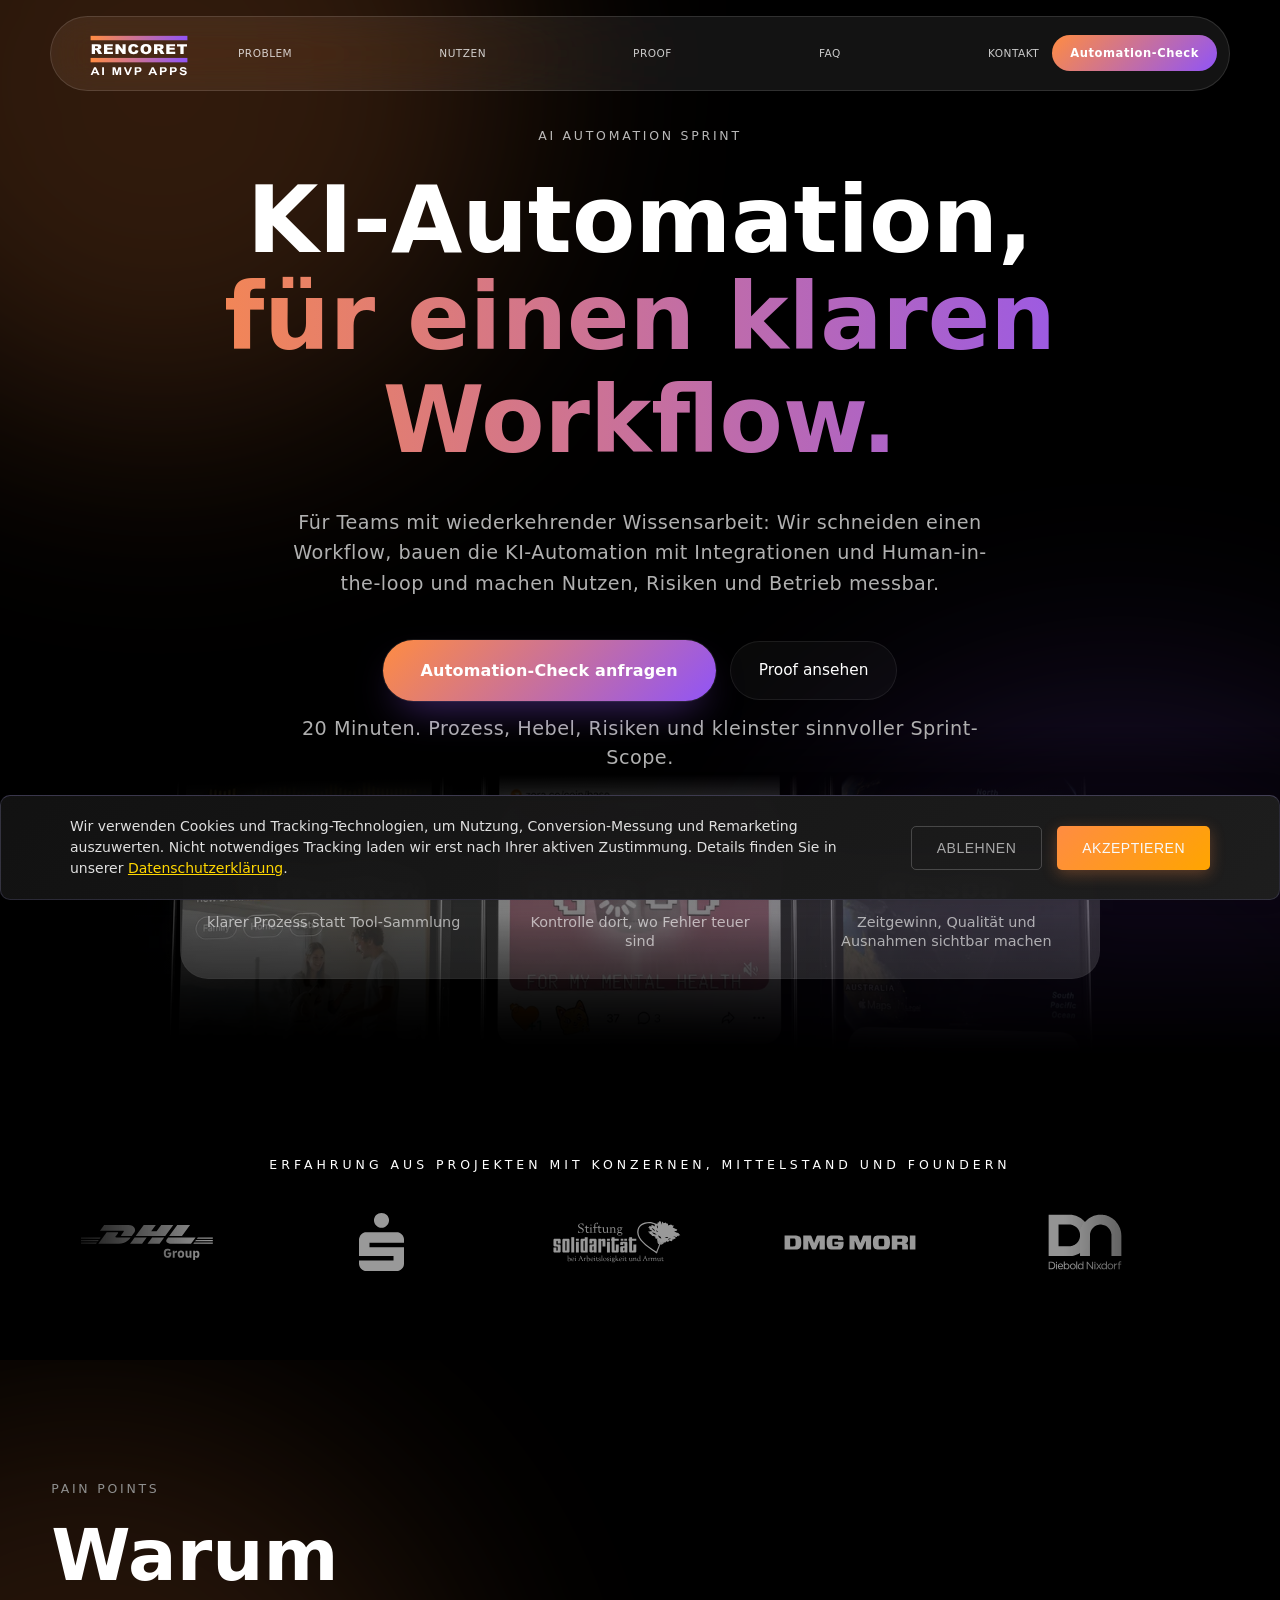
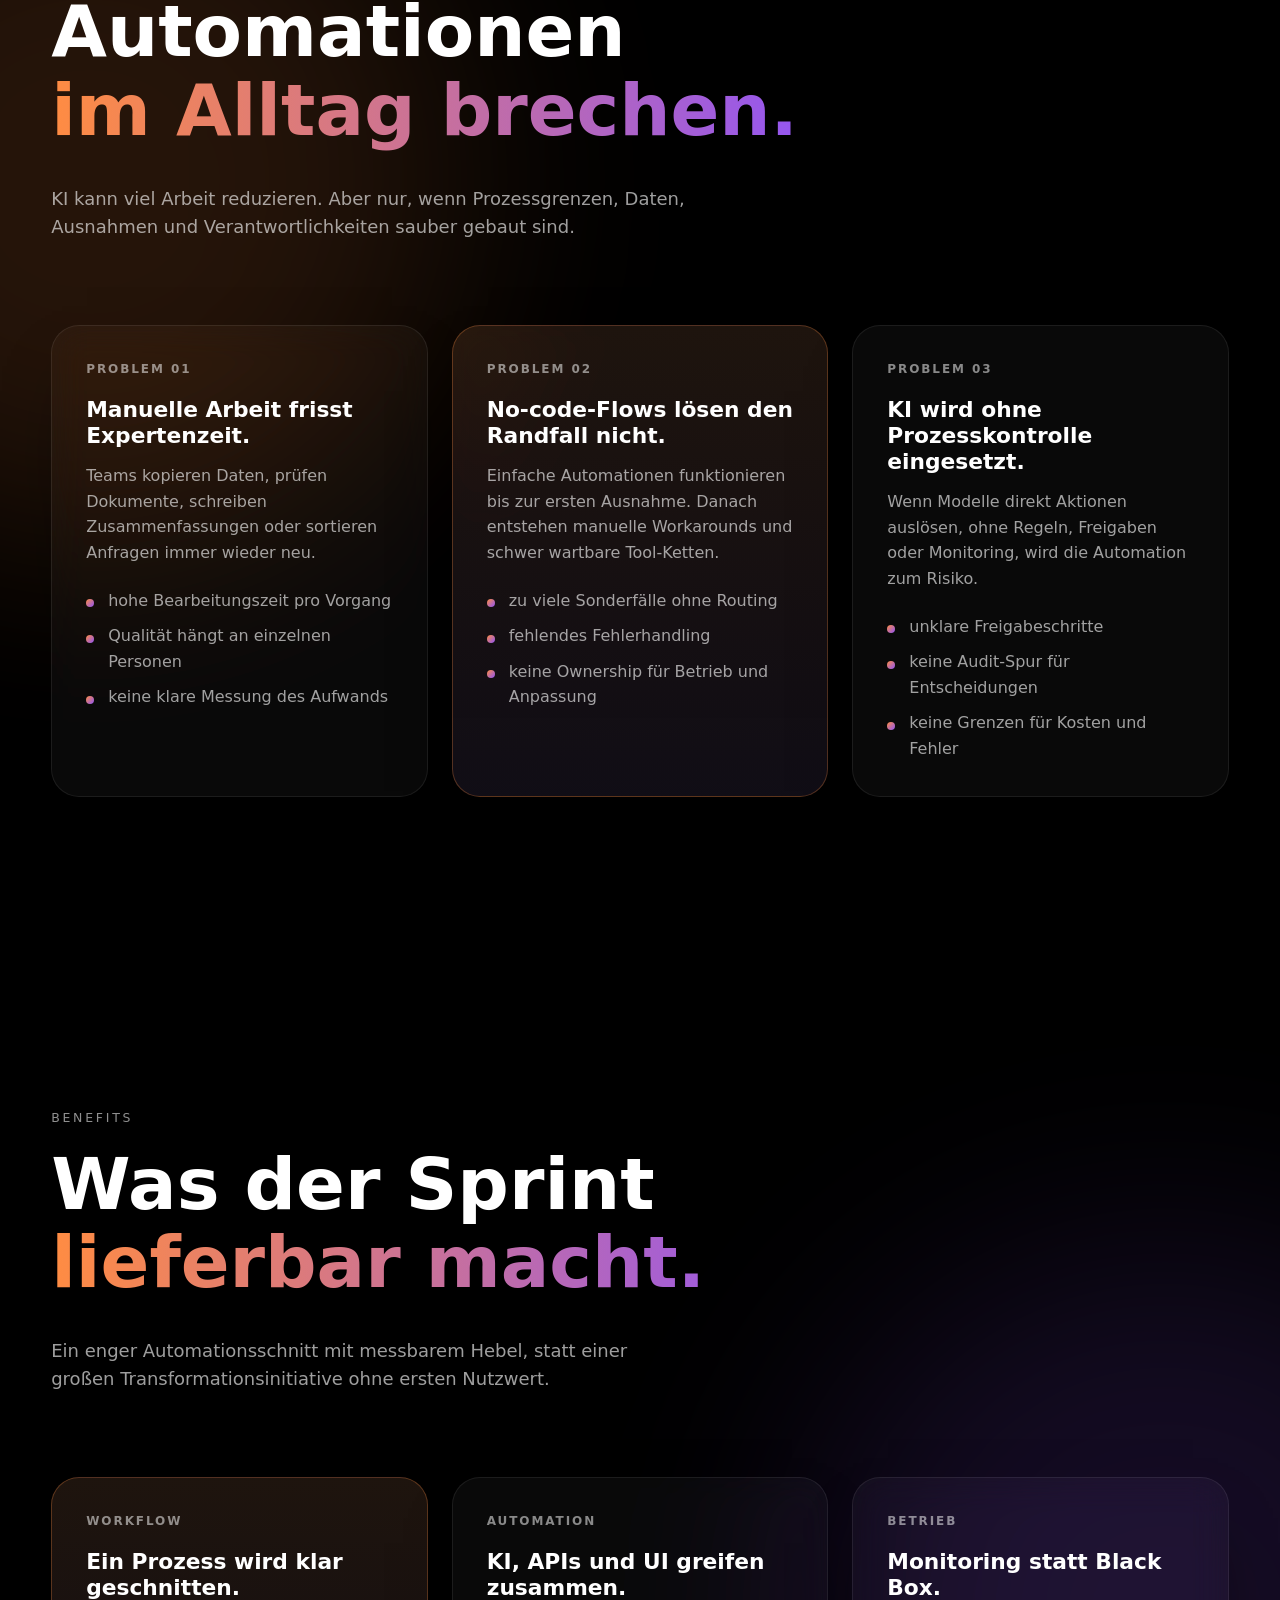
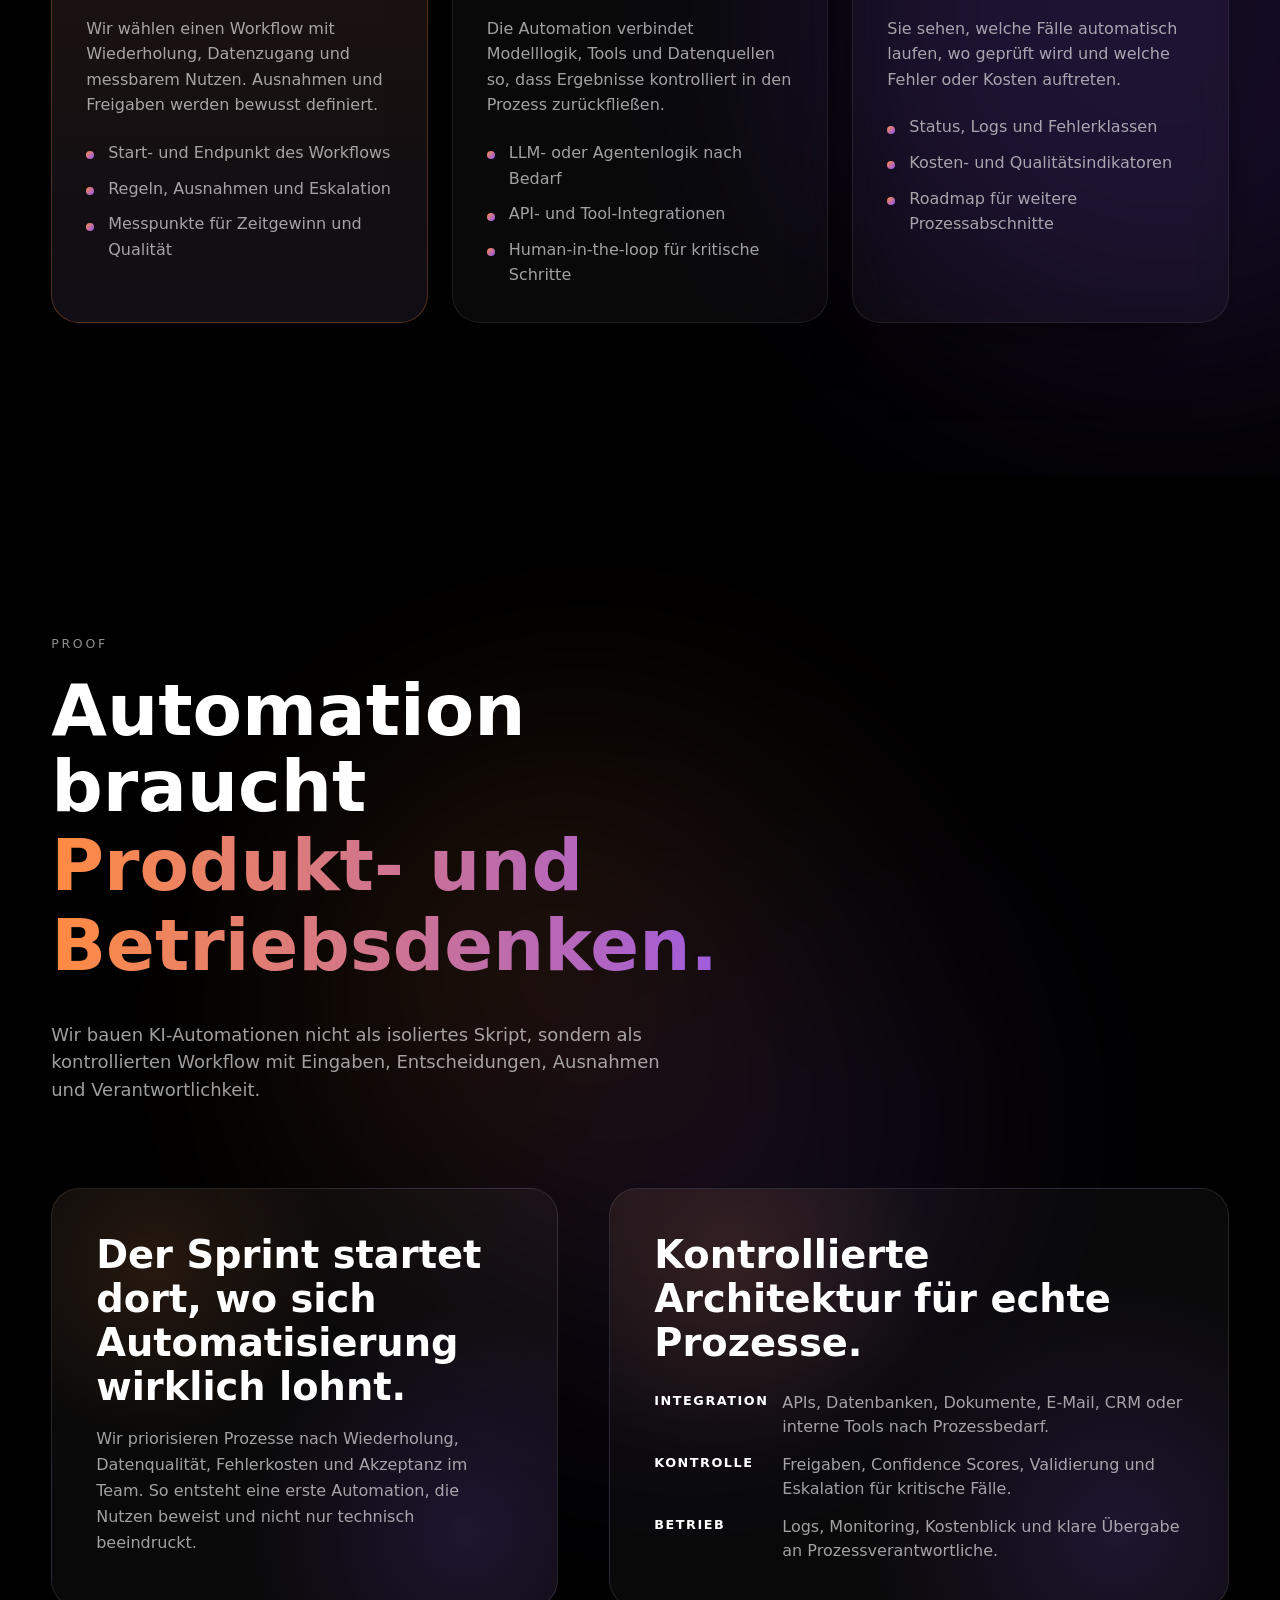
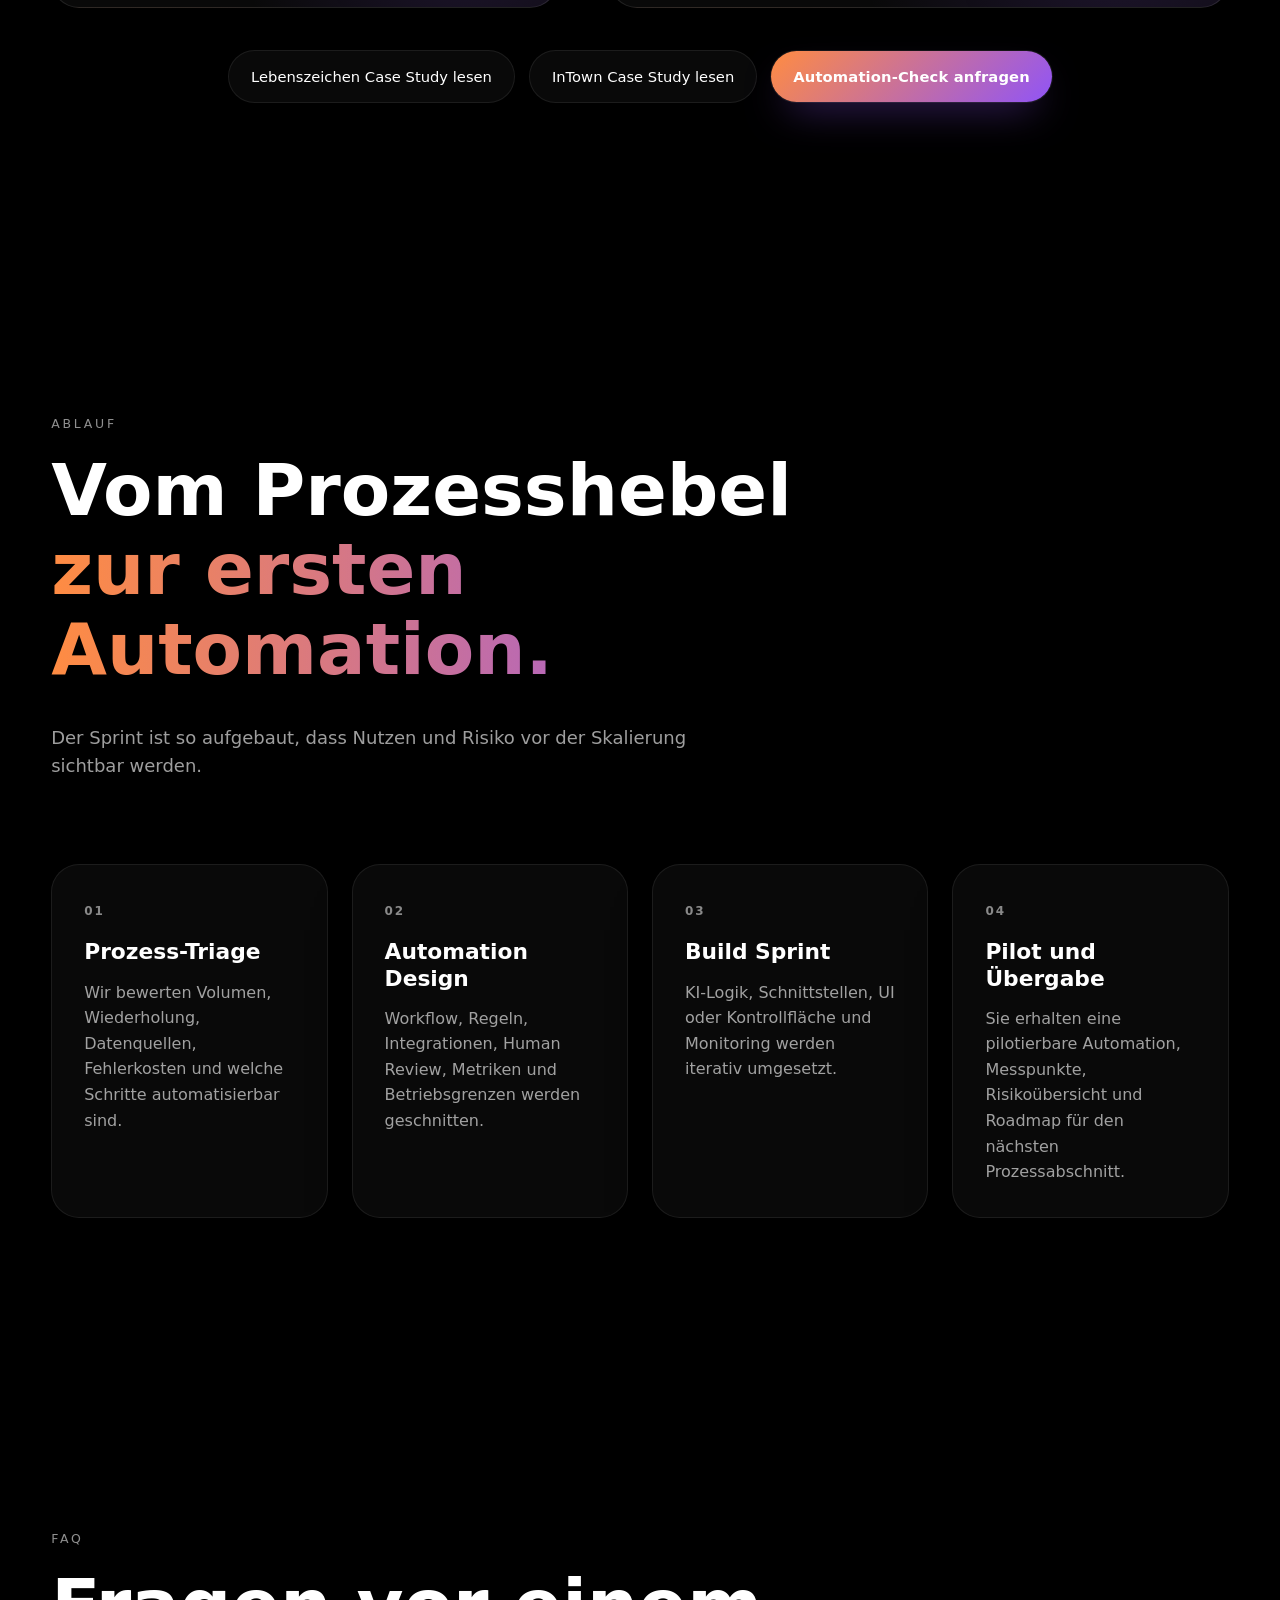
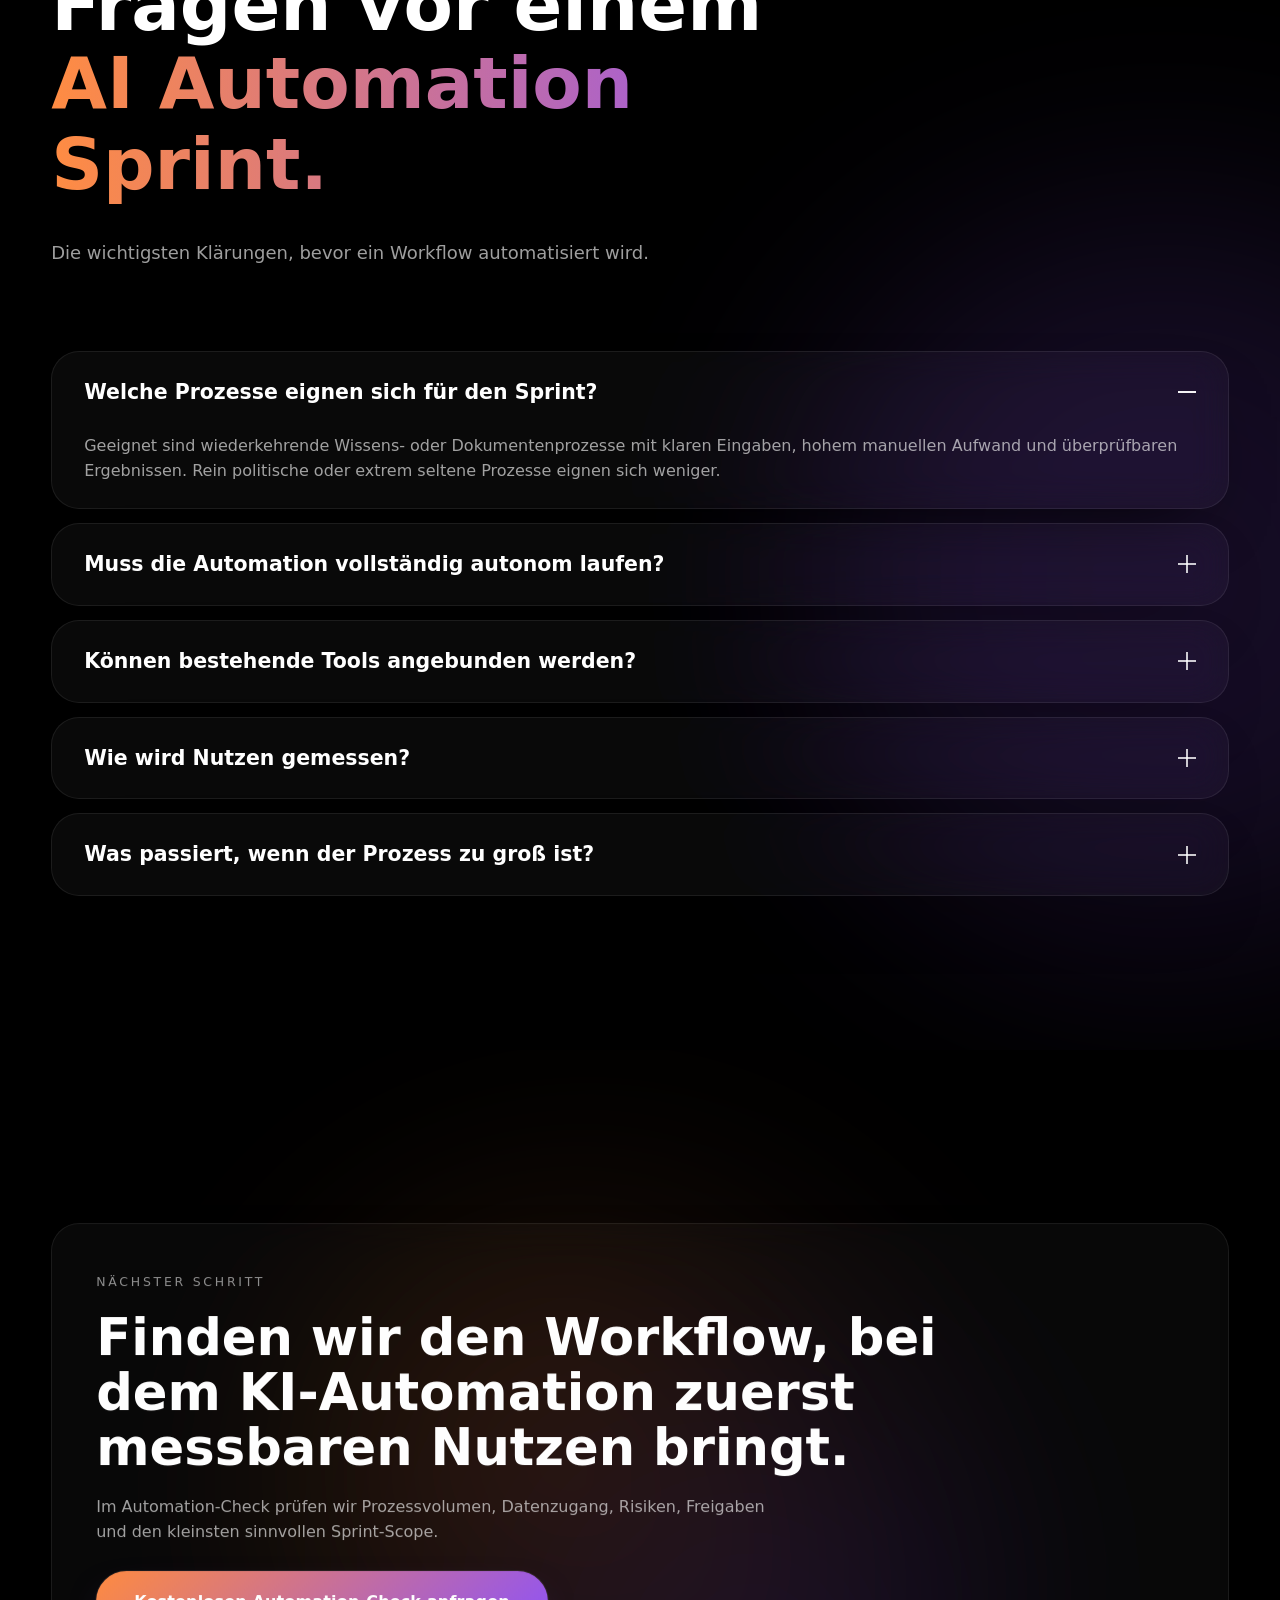
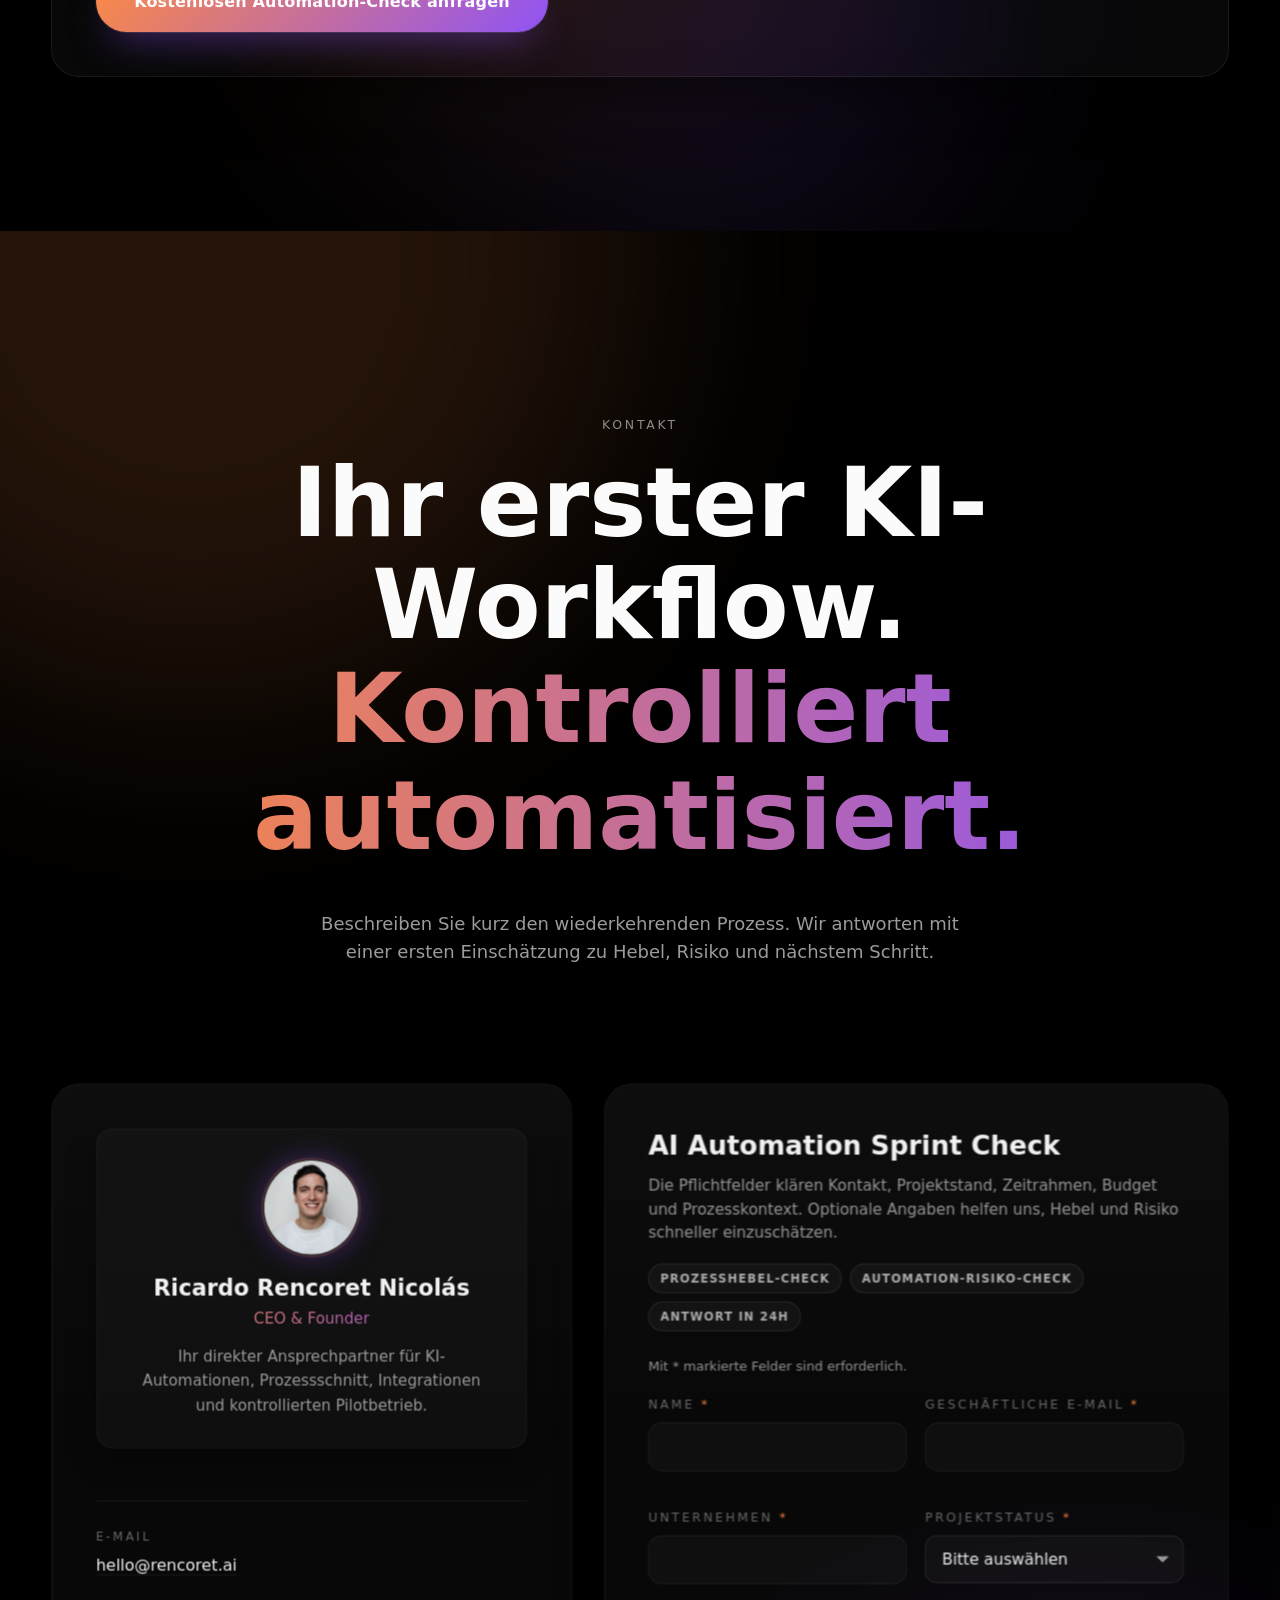
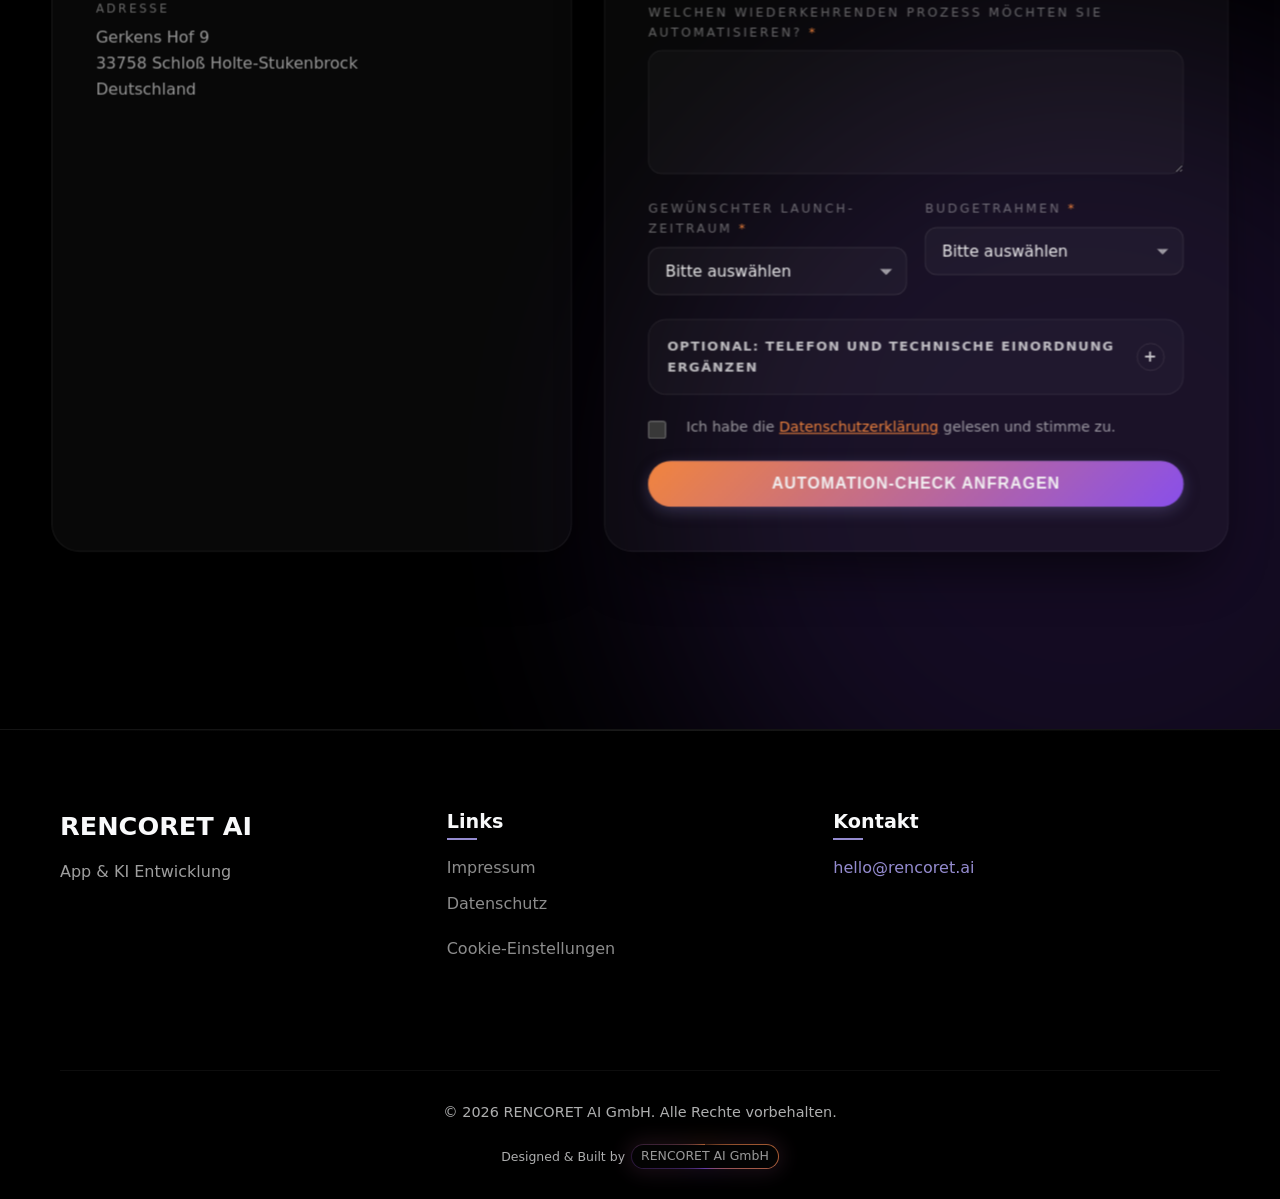
<file: ai-automation-sprint.html>
<!DOCTYPE html>
<html lang="de">

<head>
        <meta charset="UTF-8">
    <meta name="viewport" content="width=device-width, initial-scale=1.0">
    <meta name="color-scheme" content="dark">
    <style id="initial-theme">
        html {
            background-color: #000000;
        }

        body {
            visibility: hidden;
            opacity: 0;
            transition: opacity 0.2s ease;
        }

        html.loaded body {
            visibility: visible;
            opacity: 1;
        }
    </style>

    <title>KI-Automation Sprint | RENCORET AI</title>
    <meta name="description" content="RENCORET AI automatisiert wiederkehrende Wissens- und Prozessarbeit mit KI, APIs, Human-in-the-loop und Monitoring - mit klaren Messpunkten für Nutzen, Risiken und Betrieb.">
    <meta name="keywords" content="AI Automation Sprint, KI Automatisierung, Prozessautomatisierung, AI Agents, Workflow Automation, interne Automatisierung, API Automation, KI Prozessoptimierung">
    <meta name="author" content="RENCORET AI">
    <meta name="robots" content="noindex, nofollow">

    <meta property="og:title" content="KI-Automation Sprint | RENCORET AI">
    <meta property="og:description" content="Ein fokussierter Sprint für KI-Automationen, die wiederkehrende Arbeit kontrolliert in bestehende Prozesse einbinden.">
    <meta property="og:type" content="website">
    <meta property="og:url" content="https://uzzero.github.io/rencoret-ai-dev-preview/ai-automation-sprint.html">
    <meta property="og:image" content="https://uzzero.github.io/rencoret-ai-dev-preview/img/meta/og-image.png">
    <meta property="og:image:type" content="image/png">
    <meta property="og:image:width" content="1200">
    <meta property="og:image:height" content="630">
    <meta property="og:site_name" content="RENCORET AI">
    <meta property="og:locale" content="de_DE">

    <meta name="twitter:card" content="summary_large_image">
    <meta name="twitter:title" content="KI-Automation Sprint | RENCORET AI">
    <meta name="twitter:description" content="Ein fokussierter Sprint für KI-Automationen, die wiederkehrende Arbeit kontrolliert in bestehende Prozesse einbinden.">
    <meta name="twitter:image" content="https://uzzero.github.io/rencoret-ai-dev-preview/img/meta/og-image.png">

    <link rel="canonical" href="https://uzzero.github.io/rencoret-ai-dev-preview/ai-automation-sprint.html">

    <script type="application/ld+json">
    {
      "@context": "https://schema.org",
      "@type": "Service",
      "name": "KI-Automation Sprint",
      "serviceType": "KI-Automation Sprint",
      "description": "Fokussierter Sprint für KI-gestützte Prozessautomatisierung mit Workflow-Schnitt, Integrationen, Human-in-the-loop und Monitoring.",
      "url": "https://uzzero.github.io/rencoret-ai-dev-preview/ai-automation-sprint.html",
      "provider": {
        "@type": "Organization",
        "@id": "https://uzzero.github.io/rencoret-ai-dev-preview/#organization",
        "name": "RENCORET AI",
        "url": "https://uzzero.github.io/rencoret-ai-dev-preview"
      },
      "areaServed": ["DE", "AT", "CH", "Europe"],
      "offers": {
        "@type": "Offer",
        "availability": "https://schema.org/InStock",
        "priceCurrency": "EUR",
        "description": "KI-Automation Sprint für Teams, die wiederkehrende Wissens- und Prozessarbeit kontrolliert automatisieren wollen."
      }
    }
    </script>

    <script>
        window.dataLayer = window.dataLayer || [];
        function gtag() { dataLayer.push(arguments); }
        gtag('consent', 'default', {
            'ad_storage': 'denied',
            'ad_user_data': 'denied',
            'ad_personalization': 'denied',
            'analytics_storage': 'denied'
        });

        document.documentElement.setAttribute('data-theme', 'dark');
        localStorage.setItem('theme', 'dark');
    </script>

    <link rel="stylesheet" href="css/ai-automation-sprint.2673e5b7c15f.css">
    
    <link rel="stylesheet" href="css/print.css" media="print">

    <link rel="icon" type="image/png" sizes="32x32" href="img/favicon/favicon-32x32.png">
    <link rel="icon" type="image/png" sizes="16x16" href="img/favicon/favicon-16x16.png">
    <link rel="apple-touch-icon" sizes="180x180" href="img/favicon/apple-touch-icon.png">
    <link rel="manifest" href="site.webmanifest">

</head>

<body class="campaign-page campaign-page--automation">
        <header>
        <div class="container">
            <div class="logo">
                <a href="./" title="RENCORET AI - Startseite">
                    <img src="img/logo-extended.svg" alt="RENCORET AI MVP APPS Logo" class="logo-svg dark-mode-logo" width="220" height="75" fetchpriority="high">
                </a>
            </div>
            <nav aria-label="Kampagnennavigation">
                <ul>
                    <li><a href="#pain">Problem</a></li>
                    <li><a href="#benefits">Nutzen</a></li>
                    <li><a href="#proof">Proof</a></li>
                    <li><a href="#faq">FAQ</a></li>
                    <li><a href="#kontakt">Kontakt</a></li>
                </ul>
                <a href="#lead-form" class="nav-cta">Automation-Check</a>
                <button class="mobile-menu-toggle" aria-label="Menü öffnen" aria-controls="mobile-menu" aria-expanded="false">
                    <span></span>
                    <span></span>
                    <span></span>
                </button>
            </nav>
        </div>
    </header>

        <div class="mobile-menu-overlay"></div>
    <div class="mobile-menu campaign-mobile-menu" id="mobile-menu">
        <div class="mobile-menu-content">
            <div class="mobile-menu-header">
                <a href="./" class="mobile-menu-logo" title="RENCORET AI - Startseite">
                    <img src="img/logo-extended.svg" alt="RENCORET AI MVP APPS Logo" width="220" height="88">
                </a>
                <button class="mobile-menu-close" aria-label="Menü schließen">
                    <span>&times;</span>
                </button>
            </div>
            <ul>
                <li><a href="#pain">Problem</a></li>
                <li><a href="#benefits">Nutzen</a></li>
                <li><a href="#proof">Proof</a></li>
                <li><a href="#faq">FAQ</a></li>
                <li><a href="#kontakt">Kontakt</a></li>
            </ul>

            <a href="#lead-form" class="cta-button mobile-menu-cta">Automation-Check</a>
        </div>
    </div>

    <main>
                <section class="hero hero--apple campaign-hero" id="top">
            <div class="hero__glow-layer" aria-hidden="true">
                <span class="glow-aura glow-aura--orange hero__glow hero__glow--tl"></span>
                <span class="glow-aura glow-aura--purple hero__glow hero__glow--br"></span>
            </div>

            <div class="container-wide hero__inner campaign-hero__inner">
                <div class="campaign-hero__copy" data-motion="reveal">
                    <span class="eyebrow campaign-hero__eyebrow">AI Automation Sprint</span>
                    <h1 class="display-xxl hero__headline">
                        <span class="display-line">KI-Automation,</span>
                        <span class="display-line display-line--accent">für einen klaren Workflow.</span>
                    </h1>
                    <p class="hero__lede">Für Teams mit wiederkehrender Wissensarbeit: Wir schneiden einen Workflow, bauen die KI-Automation mit Integrationen und Human-in-the-loop und machen Nutzen, Risiken und Betrieb messbar.</p>
                    <div class="btn-row hero__cta-row">
                        <a href="#lead-form" class="cta-button">Automation-Check anfragen</a>
                        <a href="#proof" class="btn-ghost">Proof ansehen</a>
                    </div>
                    <p class="hero__microcopy">20 Minuten. Prozess, Hebel, Risiken und kleinster sinnvoller Sprint-Scope.</p>
                </div>

                <div class="campaign-hero__proof" aria-label="AI Automation Sprint Eckdaten">
                    <div>
                        <strong>1 Workflow</strong>
                        <span>klarer Prozess statt Tool-Sammlung</span>
                    </div>
                    <div>
                        <strong>Human review</strong>
                        <span>Kontrolle dort, wo Fehler teuer sind</span>
                    </div>
                    <div>
                        <strong>Messbar</strong>
                        <span>Zeitgewinn, Qualität und Ausnahmen sichtbar machen</span>
                    </div>
                </div>
            </div>

            <div class="hero__visual campaign-hero__visual" aria-hidden="true">
                <div class="hero__visual-frame campaign-hero__visual-frame">
                    <picture>
                        <source srcset="img/generated/home/floating-ai-screens.webp" type="image/webp">
                        <img class="hero__visual-img campaign-hero__visual-img" src="img/generated/home/floating-ai-screens.png" alt="KI-Automation Workspace mit Prozessschritten, Integrationen und Monitoring" width="1600" height="900" fetchpriority="high">
                    </picture>
                </div>
            </div>
        </section>

        <section class="client-logos client-logos--apple" aria-label="Kunden und Partner">
    <div class="container-wide">
        <h2 class="client-logos__heading" data-i18n="clients.heading">Erfahrung aus Projekten mit Konzernen, Mittelstand und Foundern</h2>
        <div class="logo-slider-container">
            <div class="logo-slider">
                <div class="logo-container">
                    <img src="img/clients/dhl_group_logo.svg" alt="DHL Group Logo" loading="lazy" width="120" height="60">
                </div>
                <div class="logo-container">
                    <img src="img/clients/sparkasse_logo.svg" alt="Sparkasse Logo" loading="lazy" width="120" height="60">
                </div>
                <div class="logo-container">
                    <img src="img/clients/stiftung_solidaritaet_logo.svg" alt="Stiftung Solidarität Logo" loading="lazy" width="120" height="60">
                </div>
                <div class="logo-container">
                    <img src="img/clients/dmg_mori_logo.svg" alt="DMG MORI Logo" loading="lazy" width="120" height="60">
                </div>
                <div class="logo-container">
                    <img src="img/clients/diebold_nixdorf_logo.svg" alt="Diebold Nixdorf Logo" loading="lazy" width="120" height="60">
                </div>
                <div class="logo-container" aria-hidden="true">
                    <img src="img/clients/dhl_group_logo.svg" alt="" loading="lazy" width="120" height="60">
                </div>
                <div class="logo-container" aria-hidden="true">
                    <img src="img/clients/sparkasse_logo.svg" alt="" loading="lazy" width="120" height="60">
                </div>
                <div class="logo-container" aria-hidden="true">
                    <img src="img/clients/stiftung_solidaritaet_logo.svg" alt="" loading="lazy" width="120" height="60">
                </div>
                <div class="logo-container" aria-hidden="true">
                    <img src="img/clients/dmg_mori_logo.svg" alt="" loading="lazy" width="120" height="60">
                </div>
                <div class="logo-container" aria-hidden="true">
                    <img src="img/clients/diebold_nixdorf_logo.svg" alt="" loading="lazy" width="120" height="60">
                </div>
            </div>
        </div>
    </div>
</section>

        <section id="pain" class="campaign-section campaign-section--tight conversion-section conversion-section--apple">
            <span class="glow-aura glow-aura--orange conversion-section__glow conversion-section__glow--a" aria-hidden="true"></span>
            <div class="container-wide">
                            <div class="conversion-section__intro " data-motion="reveal">
                <span class="eyebrow">Pain Points</span>
                <h2 class="display-xl conversion-section__heading">
                    <span class="display-line">Warum Automationen</span>
                    <span class="display-line display-line--accent">im Alltag brechen.</span>
                </h2>
                <p class="lede">KI kann viel Arbeit reduzieren. Aber nur, wenn Prozessgrenzen, Daten, Ausnahmen und Verantwortlichkeiten sauber gebaut sind.</p>
            </div>

                <div class="campaign-card-grid" data-motion="stagger">
                                    <article class="campaign-card ">
                    <span class="campaign-card__label">Problem 01</span>
                    <h3>Manuelle Arbeit frisst Expertenzeit.</h3>
                    <p>Teams kopieren Daten, prüfen Dokumente, schreiben Zusammenfassungen oder sortieren Anfragen immer wieder neu.</p>
                    <ul>
                        <li>hohe Bearbeitungszeit pro Vorgang</li><li>Qualität hängt an einzelnen Personen</li><li>keine klare Messung des Aufwands</li>
                    </ul>
                </article>

                                    <article class="campaign-card campaign-card--featured">
                    <span class="campaign-card__label">Problem 02</span>
                    <h3>No-code-Flows lösen den Randfall nicht.</h3>
                    <p>Einfache Automationen funktionieren bis zur ersten Ausnahme. Danach entstehen manuelle Workarounds und schwer wartbare Tool-Ketten.</p>
                    <ul>
                        <li>zu viele Sonderfälle ohne Routing</li><li>fehlendes Fehlerhandling</li><li>keine Ownership für Betrieb und Anpassung</li>
                    </ul>
                </article>

                                    <article class="campaign-card ">
                    <span class="campaign-card__label">Problem 03</span>
                    <h3>KI wird ohne Prozesskontrolle eingesetzt.</h3>
                    <p>Wenn Modelle direkt Aktionen auslösen, ohne Regeln, Freigaben oder Monitoring, wird die Automation zum Risiko.</p>
                    <ul>
                        <li>unklare Freigabeschritte</li><li>keine Audit-Spur für Entscheidungen</li><li>keine Grenzen für Kosten und Fehler</li>
                    </ul>
                </article>

                </div>
            </div>
        </section>

        <section id="benefits" class="campaign-section conversion-section conversion-section--apple">
            <span class="glow-aura glow-aura--purple conversion-section__glow conversion-section__glow--b" aria-hidden="true"></span>
            <div class="container-wide">
                            <div class="conversion-section__intro " data-motion="reveal">
                <span class="eyebrow">Benefits</span>
                <h2 class="display-xl conversion-section__heading">
                    <span class="display-line">Was der Sprint</span>
                    <span class="display-line display-line--accent">lieferbar macht.</span>
                </h2>
                <p class="lede">Ein enger Automationsschnitt mit messbarem Hebel, statt einer großen Transformationsinitiative ohne ersten Nutzwert.</p>
            </div>

                <div class="campaign-card-grid" data-motion="stagger">
                                    <article class="campaign-card campaign-card--featured">
                    <span class="campaign-card__label">Workflow</span>
                    <h3>Ein Prozess wird klar geschnitten.</h3>
                    <p>Wir wählen einen Workflow mit Wiederholung, Datenzugang und messbarem Nutzen. Ausnahmen und Freigaben werden bewusst definiert.</p>
                    <ul>
                        <li>Start- und Endpunkt des Workflows</li><li>Regeln, Ausnahmen und Eskalation</li><li>Messpunkte für Zeitgewinn und Qualität</li>
                    </ul>
                </article>

                                    <article class="campaign-card ">
                    <span class="campaign-card__label">Automation</span>
                    <h3>KI, APIs und UI greifen zusammen.</h3>
                    <p>Die Automation verbindet Modelllogik, Tools und Datenquellen so, dass Ergebnisse kontrolliert in den Prozess zurückfließen.</p>
                    <ul>
                        <li>LLM- oder Agentenlogik nach Bedarf</li><li>API- und Tool-Integrationen</li><li>Human-in-the-loop für kritische Schritte</li>
                    </ul>
                </article>

                                    <article class="campaign-card ">
                    <span class="campaign-card__label">Betrieb</span>
                    <h3>Monitoring statt Black Box.</h3>
                    <p>Sie sehen, welche Fälle automatisch laufen, wo geprüft wird und welche Fehler oder Kosten auftreten.</p>
                    <ul>
                        <li>Status, Logs und Fehlerklassen</li><li>Kosten- und Qualitätsindikatoren</li><li>Roadmap für weitere Prozessabschnitte</li>
                    </ul>
                </article>

                </div>
            </div>
        </section>

        <section id="proof" class="campaign-section conversion-section conversion-section--apple">
            <span class="glow-aura glow-aura--mix conversion-section__glow conversion-section__glow--center" aria-hidden="true"></span>
            <div class="container-wide">
                            <div class="conversion-section__intro " data-motion="reveal">
                <span class="eyebrow">Proof</span>
                <h2 class="display-xl conversion-section__heading">
                    <span class="display-line">Automation braucht</span>
                    <span class="display-line display-line--accent">Produkt- und Betriebsdenken.</span>
                </h2>
                <p class="lede">Wir bauen KI-Automationen nicht als isoliertes Skript, sondern als kontrollierten Workflow mit Eingaben, Entscheidungen, Ausnahmen und Verantwortlichkeit.</p>
            </div>

                <div class="campaign-proof-band" data-motion="reveal">
                    <div class="campaign-proof-panel">
                        <h3>Der Sprint startet dort, wo sich Automatisierung wirklich lohnt.</h3>
                        <p>Wir priorisieren Prozesse nach Wiederholung, Datenqualität, Fehlerkosten und Akzeptanz im Team. So entsteht eine erste Automation, die Nutzen beweist und nicht nur technisch beeindruckt.</p>
                    </div>
                    <div class="campaign-proof-panel">
                        <h3>Kontrollierte Architektur für echte Prozesse.</h3>
                        <ul class="campaign-proof-list">
                            <li><strong>Integration</strong><span>APIs, Datenbanken, Dokumente, E-Mail, CRM oder interne Tools nach Prozessbedarf.</span></li>
                            <li><strong>Kontrolle</strong><span>Freigaben, Confidence Scores, Validierung und Eskalation für kritische Fälle.</span></li>
                            <li><strong>Betrieb</strong><span>Logs, Monitoring, Kostenblick und klare Übergabe an Prozessverantwortliche.</span></li>
                        </ul>
                    </div>
                </div>
                <div class="campaign-proof-links btn-row" aria-label="Automation Proof und nächste Schritte">
                    <a href="case-study-lebenszeichen.html" class="btn-ghost">Lebenszeichen Case Study lesen</a>
                    <a href="case-study-intown.html" class="btn-ghost">InTown Case Study lesen</a>
                    <a href="#lead-form" class="cta-button">Automation-Check anfragen</a>
                </div>
            </div>
        </section>

        <section id="process" class="campaign-section conversion-section conversion-section--apple">
            <div class="container-wide">
                            <div class="conversion-section__intro " data-motion="reveal">
                <span class="eyebrow">Ablauf</span>
                <h2 class="display-xl conversion-section__heading">
                    <span class="display-line">Vom Prozesshebel</span>
                    <span class="display-line display-line--accent">zur ersten Automation.</span>
                </h2>
                <p class="lede">Der Sprint ist so aufgebaut, dass Nutzen und Risiko vor der Skalierung sichtbar werden.</p>
            </div>

                <div class="campaign-step-grid" data-motion="stagger">
                                    <article class="campaign-step ">
                    <span class="campaign-step__index">01</span>
                    <h3>Prozess-Triage</h3>
                    <p>Wir bewerten Volumen, Wiederholung, Datenquellen, Fehlerkosten und welche Schritte automatisierbar sind.</p>
                </article>

                                    <article class="campaign-step ">
                    <span class="campaign-step__index">02</span>
                    <h3>Automation Design</h3>
                    <p>Workflow, Regeln, Integrationen, Human Review, Metriken und Betriebsgrenzen werden geschnitten.</p>
                </article>

                                    <article class="campaign-step ">
                    <span class="campaign-step__index">03</span>
                    <h3>Build Sprint</h3>
                    <p>KI-Logik, Schnittstellen, UI oder Kontrollfläche und Monitoring werden iterativ umgesetzt.</p>
                </article>

                                    <article class="campaign-step ">
                    <span class="campaign-step__index">04</span>
                    <h3>Pilot und Übergabe</h3>
                    <p>Sie erhalten eine pilotierbare Automation, Messpunkte, Risikoübersicht und Roadmap für den nächsten Prozessabschnitt.</p>
                </article>

                </div>
            </div>
        </section>

        <section id="faq" class="faq campaign-faq conversion-section conversion-section--apple">
            <span class="glow-aura glow-aura--purple conversion-section__glow conversion-section__glow--b" aria-hidden="true"></span>
            <div class="container-wide">
                            <div class="conversion-section__intro " data-motion="reveal">
                <span class="eyebrow">FAQ</span>
                <h2 class="display-xl conversion-section__heading">
                    <span class="display-line">Fragen vor einem</span>
                    <span class="display-line display-line--accent">AI Automation Sprint.</span>
                </h2>
                <p class="lede">Die wichtigsten Klärungen, bevor ein Workflow automatisiert wird.</p>
            </div>

                <div class="faq-list" data-motion="reveal">
                                    <article class="faq-item" data-faq-item>
                    <button class="faq-question" id="automation-faq-q1" aria-expanded="false" aria-controls="automation-faq-a1" data-faq-trigger>
                        <span>Welche Prozesse eignen sich für den Sprint?</span>
                        <span class="faq-icon" aria-hidden="true"></span>
                    </button>
                    <div class="faq-answer" id="automation-faq-a1" role="region" aria-labelledby="automation-faq-q1" hidden>
                        <p>Geeignet sind wiederkehrende Wissens- oder Dokumentenprozesse mit klaren Eingaben, hohem manuellen Aufwand und überprüfbaren Ergebnissen. Rein politische oder extrem seltene Prozesse eignen sich weniger.</p>
                    </div>
                </article>

                                    <article class="faq-item" data-faq-item>
                    <button class="faq-question" id="automation-faq-q2" aria-expanded="false" aria-controls="automation-faq-a2" data-faq-trigger>
                        <span>Muss die Automation vollständig autonom laufen?</span>
                        <span class="faq-icon" aria-hidden="true"></span>
                    </button>
                    <div class="faq-answer" id="automation-faq-a2" role="region" aria-labelledby="automation-faq-q2" hidden>
                        <p>Nein. Häufig ist Human-in-the-loop der bessere erste Schritt. Kritische Entscheidungen können geprüft werden, während Vorarbeit, Sortierung, Recherche oder Entwürfe automatisiert laufen.</p>
                    </div>
                </article>

                                    <article class="faq-item" data-faq-item>
                    <button class="faq-question" id="automation-faq-q3" aria-expanded="false" aria-controls="automation-faq-a3" data-faq-trigger>
                        <span>Können bestehende Tools angebunden werden?</span>
                        <span class="faq-icon" aria-hidden="true"></span>
                    </button>
                    <div class="faq-answer" id="automation-faq-a3" role="region" aria-labelledby="automation-faq-q3" hidden>
                        <p>Ja, sofern Schnittstellen, Exporte oder kontrollierte Zugriffe vorhanden sind. Typisch sind CRM, E-Mail, Kalender, Datenbanken, Dokumentenspeicher, Helpdesk oder interne APIs.</p>
                    </div>
                </article>

                                    <article class="faq-item" data-faq-item>
                    <button class="faq-question" id="automation-faq-q4" aria-expanded="false" aria-controls="automation-faq-a4" data-faq-trigger>
                        <span>Wie wird Nutzen gemessen?</span>
                        <span class="faq-icon" aria-hidden="true"></span>
                    </button>
                    <div class="faq-answer" id="automation-faq-a4" role="region" aria-labelledby="automation-faq-q4" hidden>
                        <p>Vor dem Build definieren wir Messpunkte wie Bearbeitungszeit, Automationsquote, Fehlerklassen, manuelle Nacharbeit oder Durchlaufzeit. Diese Werte steuern den Pilot.</p>
                    </div>
                </article>

                                    <article class="faq-item" data-faq-item>
                    <button class="faq-question" id="automation-faq-q5" aria-expanded="false" aria-controls="automation-faq-a5" data-faq-trigger>
                        <span>Was passiert, wenn der Prozess zu groß ist?</span>
                        <span class="faq-icon" aria-hidden="true"></span>
                    </button>
                    <div class="faq-answer" id="automation-faq-a5" role="region" aria-labelledby="automation-faq-q5" hidden>
                        <p>Dann schneiden wir einen Teilprozess mit hohem Hebel. Der Sprint soll eine belastbare erste Automation liefern, nicht den gesamten Betrieb auf einmal umbauen.</p>
                    </div>
                </article>

                </div>
            </div>
        </section>

                <section class="campaign-final-cta conversion-section conversion-section--apple">
            <span class="glow-aura glow-aura--mix conversion-section__glow conversion-section__glow--center" aria-hidden="true"></span>
            <div class="container-wide">
                <div class="pre-contact-cta campaign-final-cta__card" data-motion="reveal">
                    <span class="eyebrow">Nächster Schritt</span>
                    <h2>Finden wir den Workflow, bei dem KI-Automation zuerst messbaren Nutzen bringt.</h2>
                    <p>Im Automation-Check prüfen wir Prozessvolumen, Datenzugang, Risiken, Freigaben und den kleinsten sinnvollen Sprint-Scope.</p>
                    <a href="#lead-form" class="cta-button">Kostenlosen Automation-Check anfragen</a>
                </div>
            </div>
        </section>

                <section class="contact contact--apple campaign-contact">
            <span class="glow-aura glow-aura--orange contact__glow contact__glow--a" aria-hidden="true"></span>
            <span class="glow-aura glow-aura--purple contact__glow contact__glow--b" aria-hidden="true"></span>

            <div class="container-wide">
                <div class="contact__final-cta" data-motion="reveal">
                    <span class="eyebrow">Kontakt</span>
                    <h2 class="display-xxl contact__final-heading">
                        <span class="display-line">Ihr erster KI-Workflow.</span>
                        <span class="display-line display-line--accent">Kontrolliert automatisiert.</span>
                    </h2>
                    <p class="lede contact__final-lede">Beschreiben Sie kurz den wiederkehrenden Prozess. Wir antworten mit einer ersten Einschätzung zu Hebel, Risiko und nächstem Schritt.</p>
                </div>

                <div class="contact-grid" data-motion="reveal">
                    <aside id="kontakt" class="contact-card contact-card--ceo" data-nav-section>
                        <div class="ceo-profile">
                            <div class="ceo-profile__avatar">
                                <picture>
                                    <source srcset="img/team/ricardo-rencoret.webp" type="image/webp">
                                    <img src="img/team/ricardo-rencoret.jpg" alt="Ricardo Rencoret Nicolás, CEO" loading="lazy" width="200" height="200">
                                </picture>
                            </div>
                            <div class="ceo-profile__meta">
                                <h3>Ricardo Rencoret Nicolás</h3>
                                <p class="ceo-profile__title">CEO &amp; Founder</p>
                                <p class="ceo-profile__bio">Ihr direkter Ansprechpartner für KI-Automationen, Prozessschnitt, Integrationen und kontrollierten Pilotbetrieb.</p>
                            </div>
                        </div>

                        <div class="contact-card__details" itemscope itemtype="http://schema.org/LocalBusiness">
                            <meta itemprop="name" content="RENCORET AI">
                            <meta itemprop="url" content="https://uzzero.github.io/rencoret-ai-dev-preview">
                            <meta itemprop="sameAs" content="https://www.linkedin.com/company/rencoret-ai">

                            <div class="contact-card__detail">
                                <span class="contact-card__detail-label">E-Mail</span>
                                <a href="mailto:hello@rencoret.ai" itemprop="email">hello@rencoret.ai</a>
                            </div>
                            <div class="contact-card__detail">
                                <span class="contact-card__detail-label">Adresse</span>
                                <address itemprop="address" itemscope itemtype="http://schema.org/PostalAddress">
                                    <span itemprop="streetAddress">Gerkens Hof 9</span><br>
                                    <span itemprop="postalCode">33758</span> <span itemprop="addressLocality">Schloß Holte-Stukenbrock</span><br>
                                    <span itemprop="addressCountry">Deutschland</span>
                                </address>
                            </div>
                        </div>
                    </aside>

                    <div class="contact-card contact-card--form">
                        <h3 class="contact-card__title">AI Automation Sprint Check</h3>
                        <p class="contact-card__lead">Die Pflichtfelder klären Kontakt, Projektstand, Zeitrahmen, Budget und Prozesskontext. Optionale Angaben helfen uns, Hebel und Risiko schneller einzuschätzen.</p>
                        <div class="contact-card__trust-row" aria-label="Kontaktversprechen">
                            <span>Prozesshebel-Check</span>
                            <span>Automation-Risiko-Check</span>
                            <span>Antwort in 24h</span>
                        </div>
                        <span id="lead-form" class="contact-anchor contact-anchor--lead" aria-hidden="true"></span>
                        <form id="contact-form" name="contact" method="post"
                              action="https://send.pageclip.co/rmZeWRkkpJosrWQBvXmyUqtzTkLkeDll" class="pageclip-form">
                            <input type="hidden" id="landing_page" name="landing_page">
                            <input type="hidden" id="utm_source" name="utm_source">
                            <input type="hidden" id="utm_medium" name="utm_medium">
                            <input type="hidden" id="utm_campaign" name="utm_campaign">
                            <input type="hidden" id="utm_content" name="utm_content">
                            <input type="hidden" id="utm_term" name="utm_term">
                            <input type="hidden" id="referrer" name="referrer">
                            <input type="hidden" id="first_seen_at" name="first_seen_at">
                            <input type="hidden" id="offer_type" name="offer_type" value="ai_automation_sprint">

                            <p class="form-required-note">Mit * markierte Felder sind erforderlich.</p>

                            <div class="form-grid form-grid--two">
                                <div class="form-group">
                                    <label for="name" class="form-label--required">Name</label>
                                    <input type="text" id="name" name="name" required aria-required="true">
                                </div>
                                <div class="form-group">
                                    <label for="email" class="form-label--required">Geschäftliche E-Mail</label>
                                    <input type="email" id="email" name="email" required aria-required="true">
                                </div>
                                <div class="form-group">
                                    <label for="company" class="form-label--required">Unternehmen</label>
                                    <input type="text" id="company" name="company" required aria-required="true">
                                </div>
                                <div class="form-group">
                                    <label for="project_status" class="form-label--required">Projektstatus</label>
                                    <select id="project_status" name="project_status" required aria-required="true">
                                        <option value="">Bitte auswählen</option>
                                        <option value="idea">Idee</option>
                                        <option value="rough_scope">Grober Scope vorhanden</option>
                                        <option value="prototype">Prototyp vorhanden</option>
                                        <option value="existing_product">Bestehendes Produkt</option>
                                        <option value="budget_approved">Finanzierung/Budget freigegeben</option>
                                    </select>
                                </div>
                            </div>
                            <div class="form-group">
                                <label for="message" class="form-label--required">Welchen wiederkehrenden Prozess möchten Sie automatisieren?</label>
                                <textarea id="message" name="message" rows="4" required aria-required="true"></textarea>
                            </div>

                            <div class="form-grid form-grid--two">
                                <div class="form-group">
                                    <label for="launch_timeline" class="form-label--required">Gewünschter Launch-Zeitraum</label>
                                    <select id="launch_timeline" name="launch_timeline" required aria-required="true">
                                        <option value="">Bitte auswählen</option>
                                        <option value="asap">So schnell wie möglich</option>
                                        <option value="0_3_months">0-3 Monate</option>
                                        <option value="3_6_months">3-6 Monate</option>
                                        <option value="6_plus_months">6+ Monate</option>
                                    </select>
                                </div>
                                <div class="form-group">
                                    <label for="budget_range" class="form-label--required">Budgetrahmen</label>
                                    <select id="budget_range" name="budget_range" required aria-required="true">
                                        <option value="">Bitte auswählen</option>
                                        <option value="under_2500">Unter 2.500 €</option>
                                        <option value="2500_8k">2.500–8.000 €</option>
                                        <option value="8_15k">8.000–15.000 €</option>
                                        <option value="15_30k">15.000–30.000 €</option>
                                        <option value="30_75k">30.000–75.000 €</option>
                                        <option value="75k_plus">75.000 €+</option>
                                        <option value="discuss">Möchte ich im Gespräch klären</option>
                                    </select>
                                </div>
                            </div>

                            <details class="form-details">
                                <summary>Optional: Telefon und technische Einordnung ergänzen</summary>
                                <fieldset class="form-section form-section--optional">
                                    <legend>Optionale Ergänzungen</legend>
                                    <div class="form-grid form-grid--two">
                                        <div class="form-group">
                                            <label for="phone">Telefonnummer (optional)</label>
                                            <input type="tel" id="phone" name="phone">
                                        </div>
                                        <div class="form-group">
                                            <label for="role_function">Rolle/Funktion (optional)</label>
                                            <input type="text" id="role_function" name="role_function">
                                        </div>
                                        <div class="form-group">
                                            <label for="target_platform">Zielsystem (optional)</label>
                                            <select id="target_platform" name="target_platform">
                                                <option value="">Bitte auswählen</option>
                                                <option value="ios_android">iOS/Android</option>
                                                <option value="web_app">Web-App</option>
                                                <option value="internal_app">Interne Anwendung</option>
                                                <option value="workflow_automation">Workflow-Automation</option>
                                                <option value="open">Noch offen</option>
                                            </select>
                                        </div>
                                        <div class="form-group">
                                            <label for="ai_function">Wichtigste KI-/Produktfunktion (optional)</label>
                                            <select id="ai_function" name="ai_function">
                                                <option value="">Bitte auswählen</option>
                                                <option value="chatbot_assistant">Chatbot/Assistent</option>
                                                <option value="rag_search">RAG/Wissenssuche</option>
                                                <option value="automation">Automatisierung</option>
                                                <option value="image_document_analysis">Bild-/Dokumentenanalyse</option>
                                                <option value="recommendation">Empfehlungssystem</option>
                                                <option value="open">Noch offen</option>
                                            </select>
                                        </div>
                                    </div>
                                    <div class="form-group">
                                        <label for="success_90_days">Erfolg der Automation (optional)</label>
                                        <textarea id="success_90_days" name="success_90_days" rows="3" placeholder="Welche Arbeit soll nach dem Sprint schneller, besser oder kontrollierter laufen?"></textarea>
                                    </div>
                                </fieldset>
                            </details>

                            <div class="form-group form-group--checkbox">
                                <input type="checkbox" id="datenschutz" name="datenschutz" required aria-required="true">
                                <label for="datenschutz">Ich habe die <a href="datenschutz.html">Datenschutzerklärung</a> gelesen und stimme zu.</label>
                            </div>
                            <p class="form-error-message" id="formErrorMessage" role="alert" aria-live="assertive" tabindex="-1" hidden>
                                Die Anfrage konnte gerade nicht gesendet werden. Bitte versuchen Sie es erneut oder schreiben Sie an hello@rencoret.ai.
                            </p>
                            <button type="submit" class="cta-button pageclip-form__submit">
                                <span>Automation-Check anfragen</span>
                            </button>
                        </form>

                        <div class="form-success-overlay" id="formSuccessOverlay" aria-hidden="true" role="status" aria-live="polite">
                            <div class="form-success-content">
                                <div class="success-checkmark">
                                    <svg viewBox="0 0 100 100" aria-hidden="true">
                                        <circle class="checkmark-circle" cx="50" cy="50" r="48" />
                                        <path class="checkmark-check" d="M30 50 L45 65 L70 35" />
                                    </svg>
                                </div>
                                <h3 class="success-title" id="successTitle">Vielen Dank!</h3>
                                <p class="success-message">Ihre Anfrage wurde erfolgreich gesendet.</p>
                                <div class="success-next-steps">Wir melden uns innerhalb von 24 Stunden mit einer ersten Einschätzung zu Prozesshebel, Risiken und sinnvollem Sprint-Scope.</div>
                                <div class="success-calendar" data-calendar-url="" data-calendar-state="missing">
                                    <p class="success-calendar__heading">Nächster Schritt: 20-Minuten-Call</p>
                                    <p class="success-calendar__copy">Wenn Sie direkt einen Termin wählen möchten, buchen Sie einen 20-Minuten-Call. Alternativ melden wir uns wie angekündigt per E-Mail.</p>
                                    <a class="cta-button success-calendar__button" data-calendar-link target="_blank" rel="noopener" hidden>20-Minuten-Call buchen</a>
                                    <p class="success-calendar__fallback" data-calendar-fallback>Die direkte Terminbuchung ist noch nicht aktiviert. Wir melden uns innerhalb von 24 Stunden per E-Mail; für dringende Fragen schreiben Sie an hello@rencoret.ai.</p>
                                </div>
                            </div>
                        </div>
                    </div>
                </div>
            </div>
        </section>

    </main>

    <footer>
    <div class="container">
        <div class="footer-content">
            <div class="footer-logo">
                <h3>RENCORET AI</h3>
                <p data-i18n="footer.tagline">App & KI Entwicklung</p>
            </div>
            <div class="footer-links">
                <h4 data-i18n="footer.links.heading">Links</h4>
                <ul>
                    <li><a href="impressum.html" data-i18n="footer.links.imprint">Impressum</a></li>
                    <li><a href="datenschutz.html" data-i18n="footer.links.privacy">Datenschutz</a></li>
                    <li><button type="button" class="footer-cookie-button" id="cookie-settings" data-i18n="footer.links.cookies">Cookie-Einstellungen</button></li>
                </ul>
            </div>
            <div class="footer-contact">
                <h4 data-i18n="footer.contact.heading">Kontakt</h4>
                <p><a href="mailto:hello@rencoret.ai">hello@rencoret.ai</a></p>
            </div>
        </div>
        <div class="copyright">
            <p data-i18n="footer.copyright">&copy; 2026 RENCORET AI GmbH. Alle Rechte vorbehalten.</p>
            <p class="footer-credit">
                Designed &amp; Built by
                <a class="rencoret-glow" href="https://uzzero.github.io/rencoret-ai-dev-preview" target="_blank" rel="noopener noreferrer">
                    <span class="ai-glow-inner">RENCORET AI GmbH</span>
                </a>
            </p>
        </div>
    </div>
</footer>

        <div class="sticky-cta" id="sticky-cta" aria-hidden="true" inert>
        <a href="#lead-form" class="cta-button sticky-cta__button" tabindex="-1">Automation-Check anfragen</a>
    </div>

    <div id="cookie-banner" class="cookie-banner" style="display: none;">
        <div class="cookie-content">
            <p>Wir verwenden Cookies und Tracking-Technologien, um Nutzung, Conversion-Messung und Remarketing auszuwerten. Nicht notwendiges Tracking laden wir erst nach Ihrer aktiven Zustimmung. Details finden Sie in unserer <a href="datenschutz.html">Datenschutzerklärung</a>.</p>
            <div class="cookie-buttons">
                <button id="reject-cookies" class="cookie-btn cookie-btn-reject" type="button">Ablehnen</button>
                <button id="accept-cookies" class="cookie-btn cookie-btn-accept" type="button">Akzeptieren</button>
            </div>
        </div>
    </div>

    <script src="js/navigation.js?v=search-readiness-20260613" defer></script>
    <script src="js/lead-attribution.js" defer></script>
    <script src="js/faq.js?v=campaign-20260612" defer></script>
    <script src="js/campaign-page.js?v=campaign-20260612" defer></script>
    <script src="js/analytics.js" defer></script>

</body>

</html>
</file>
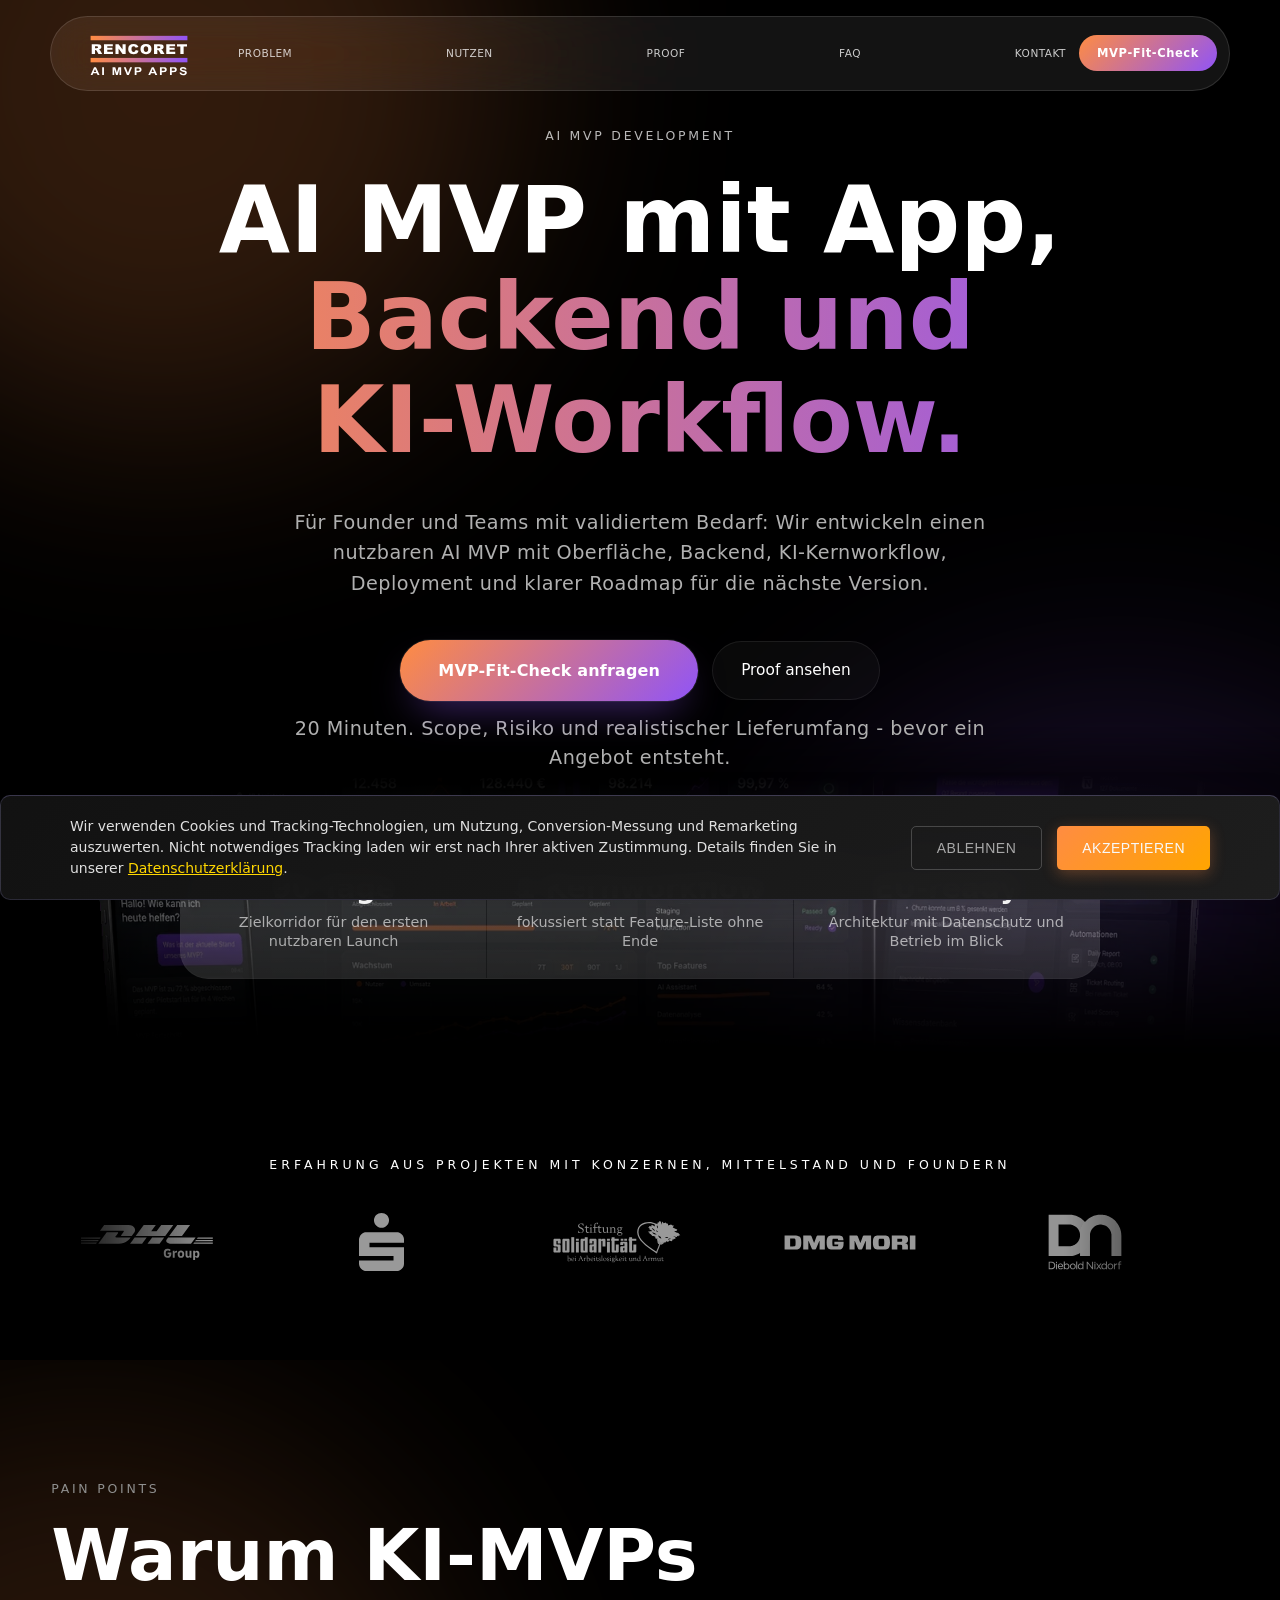
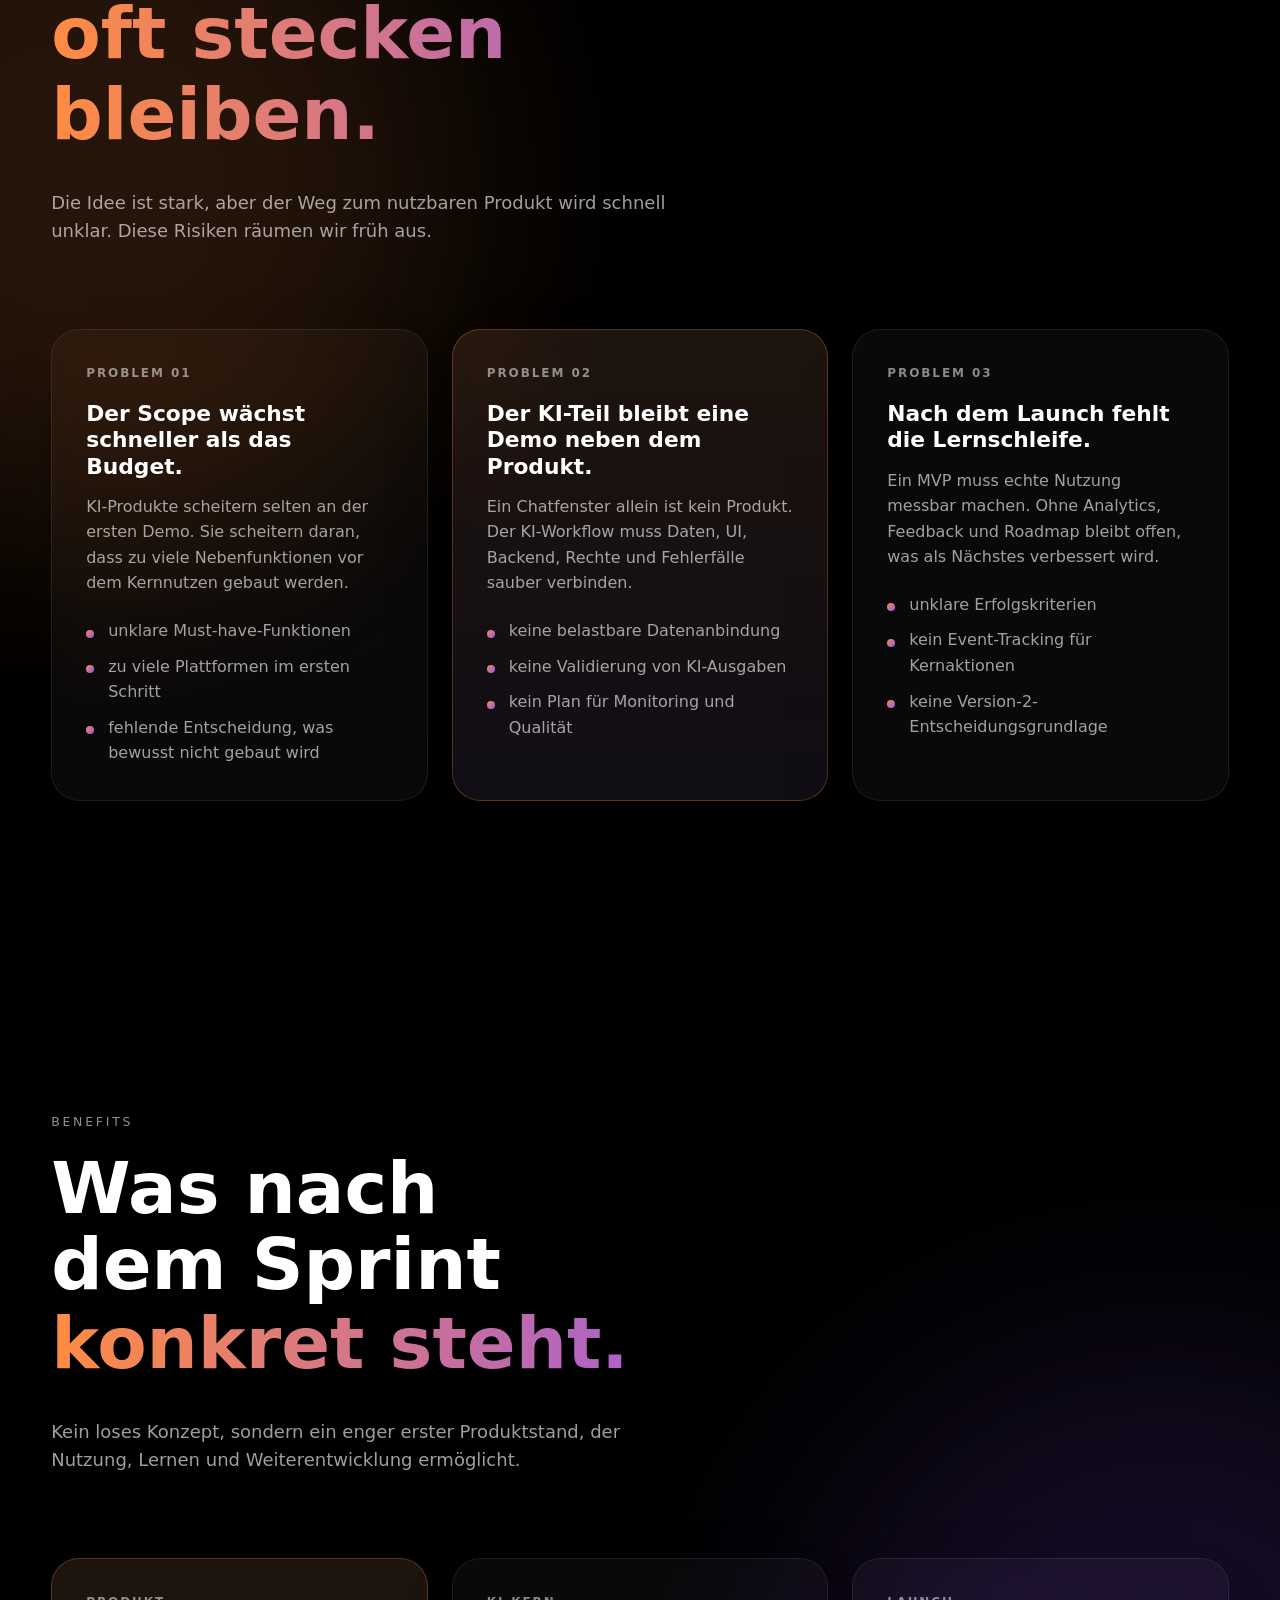
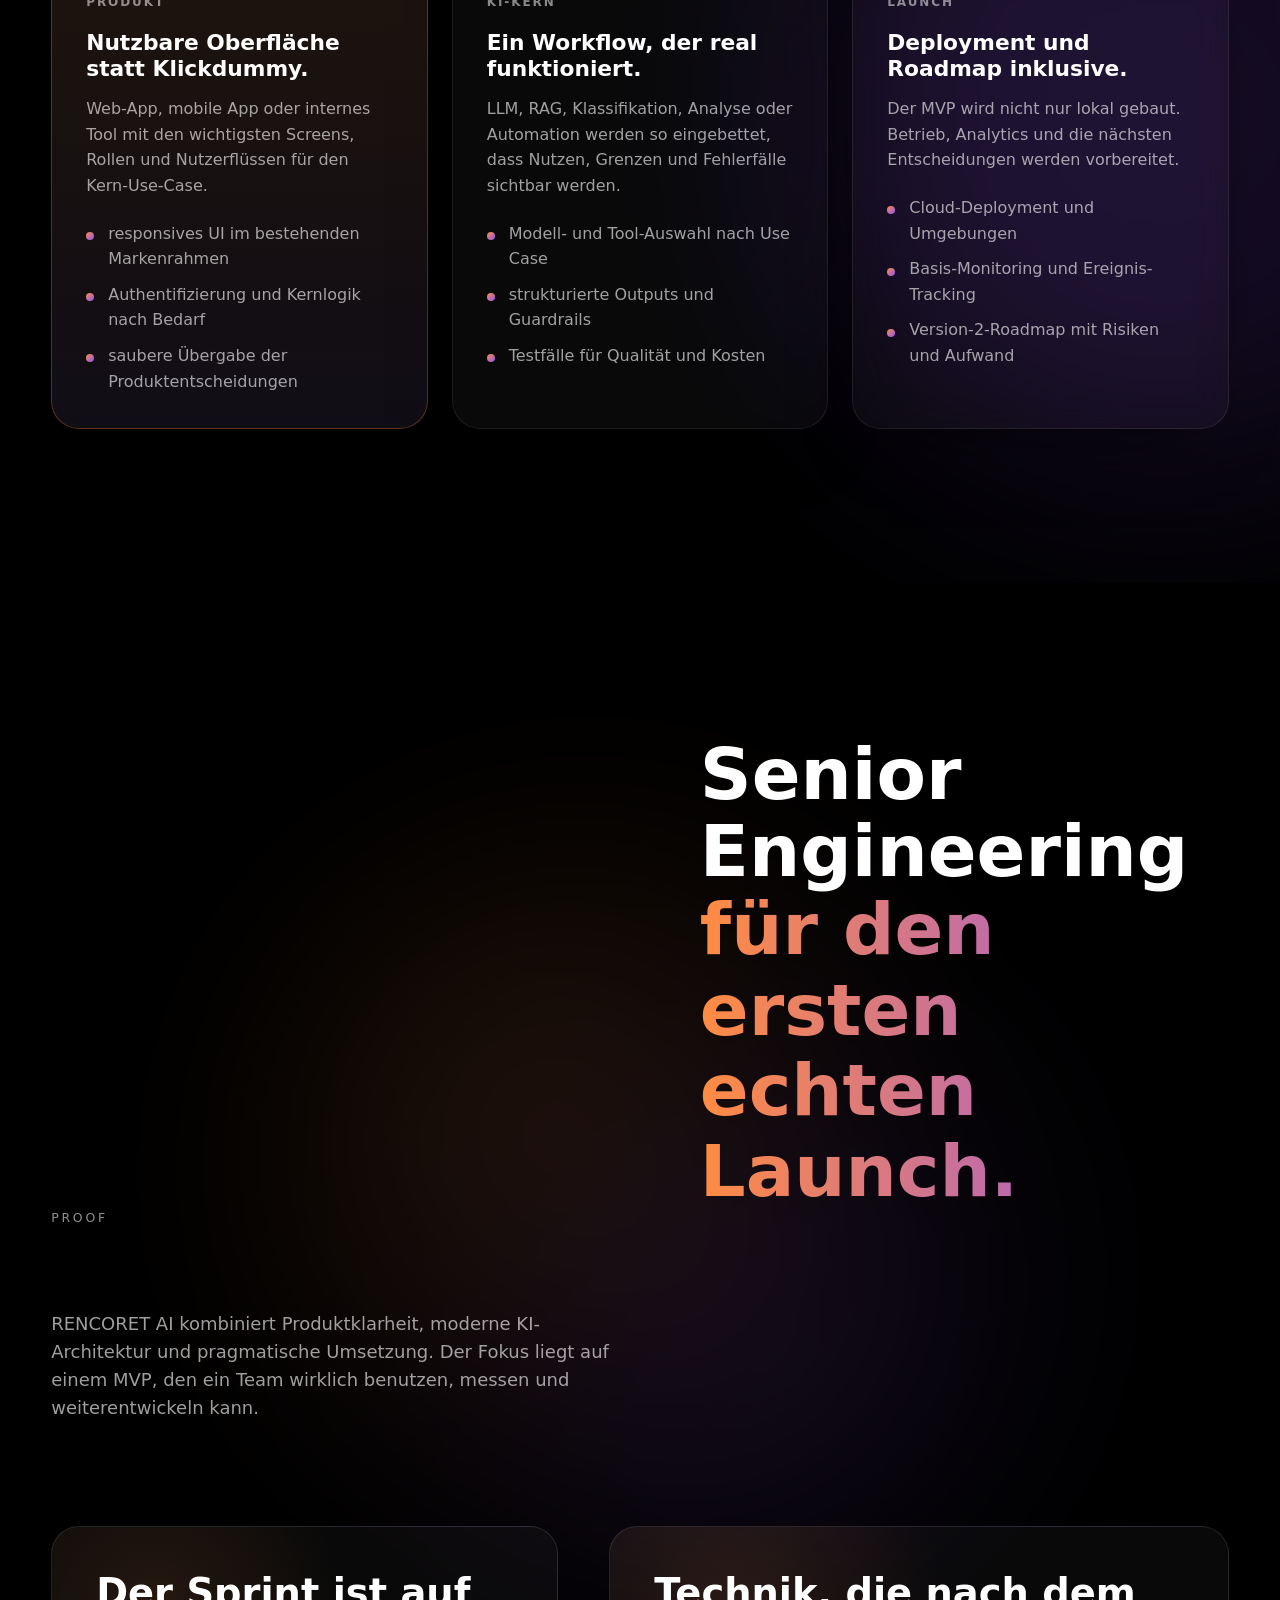
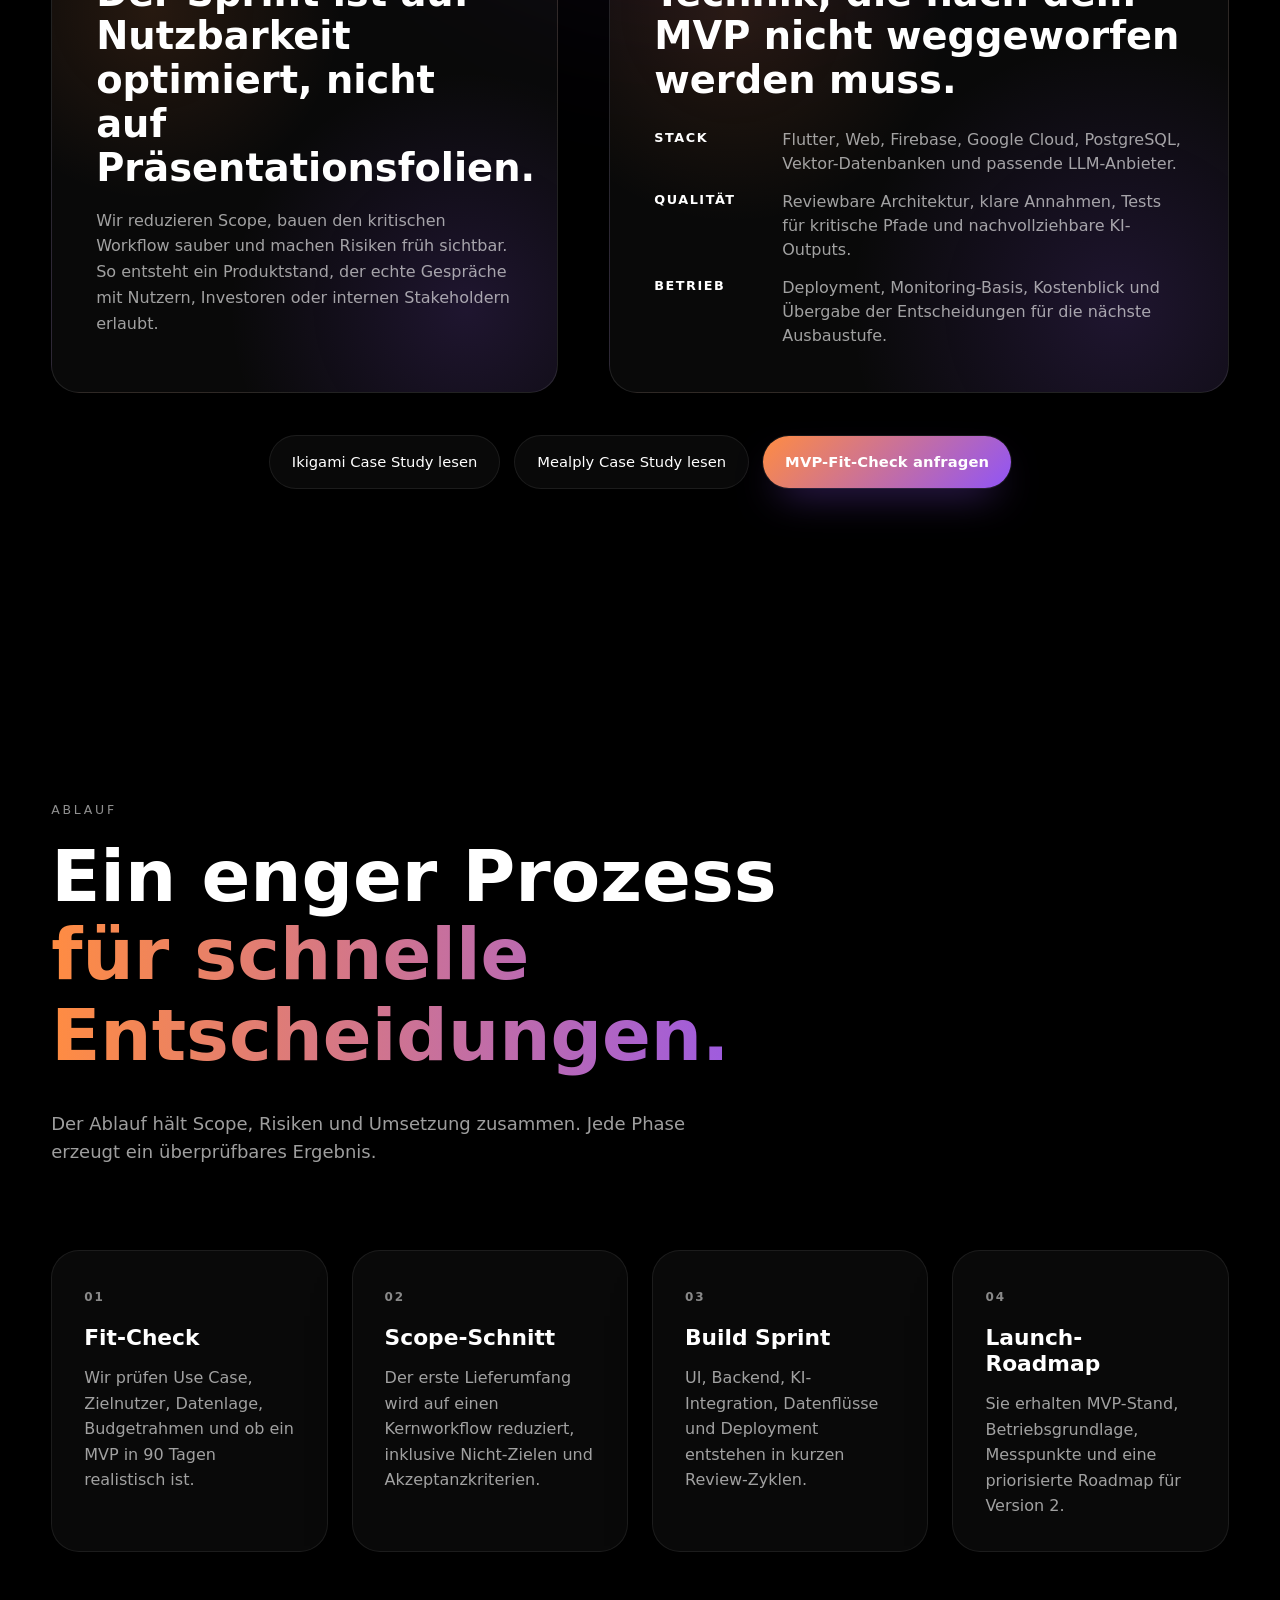
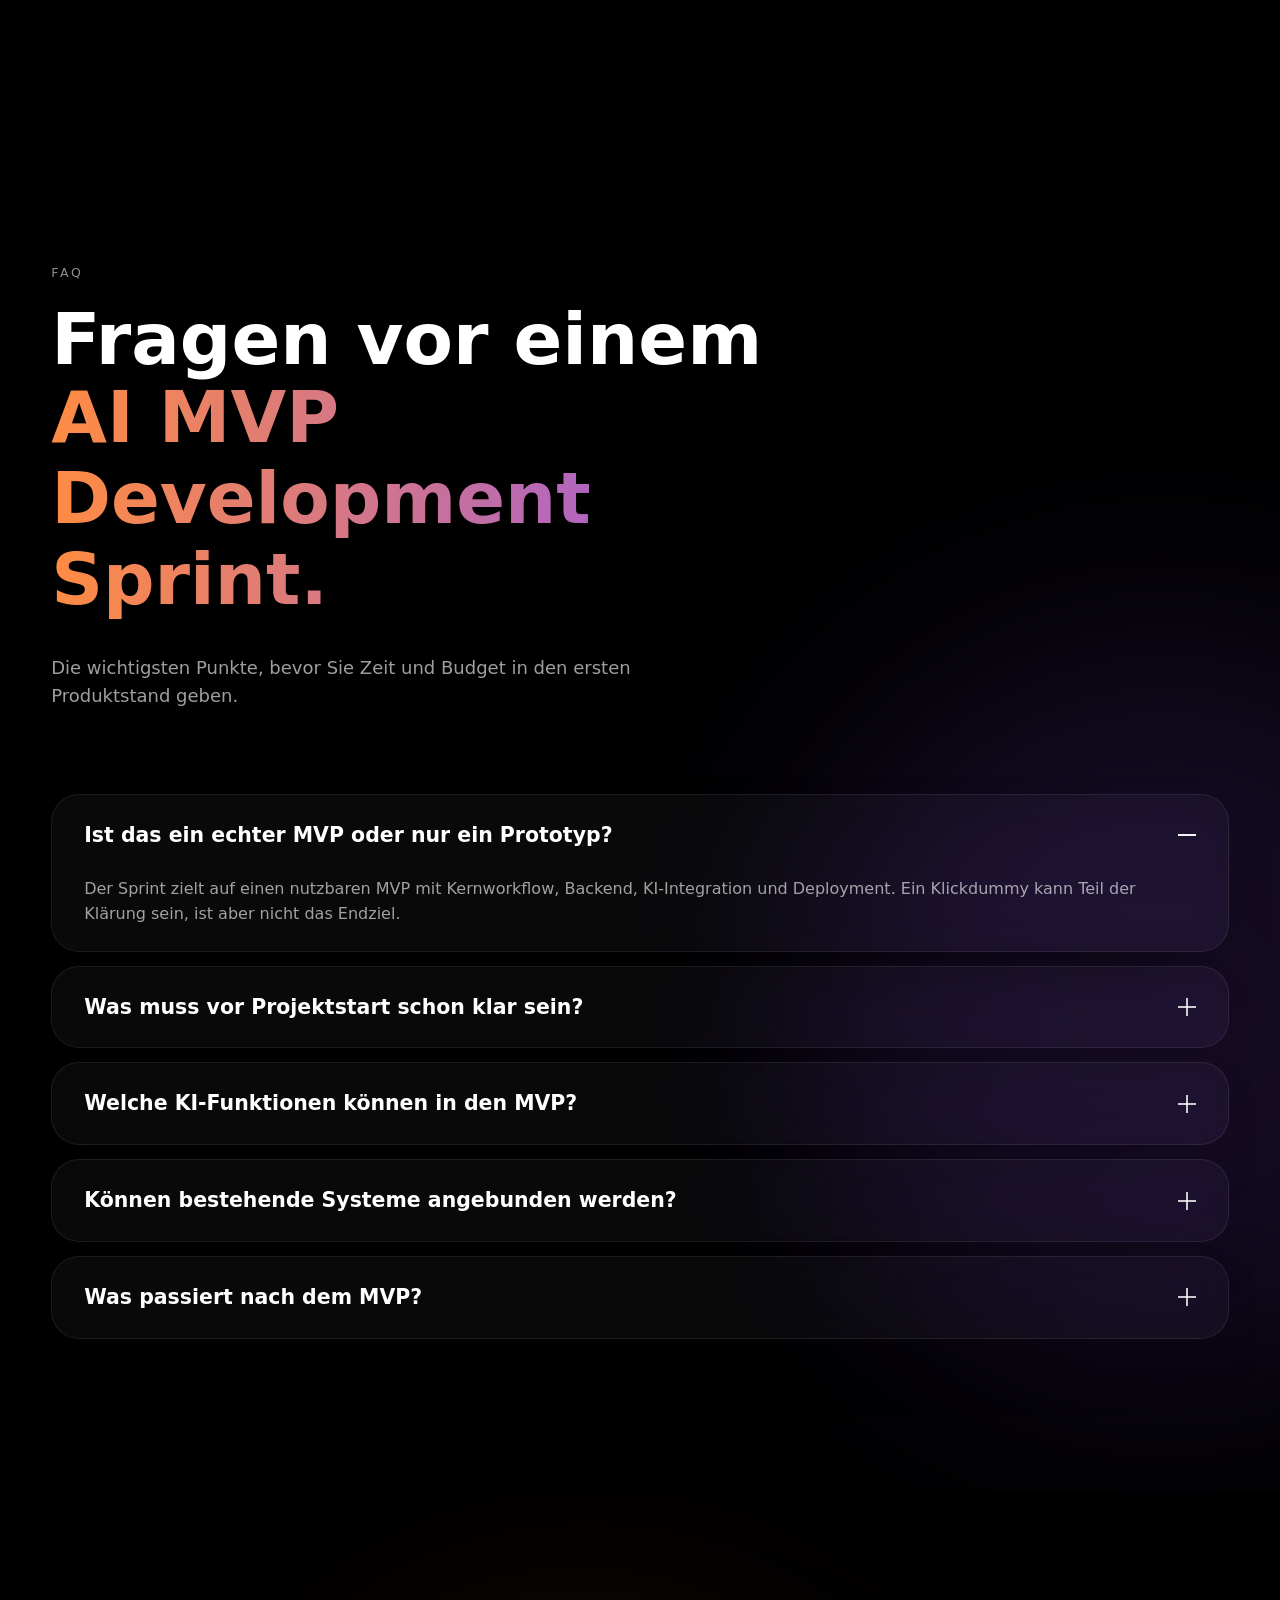
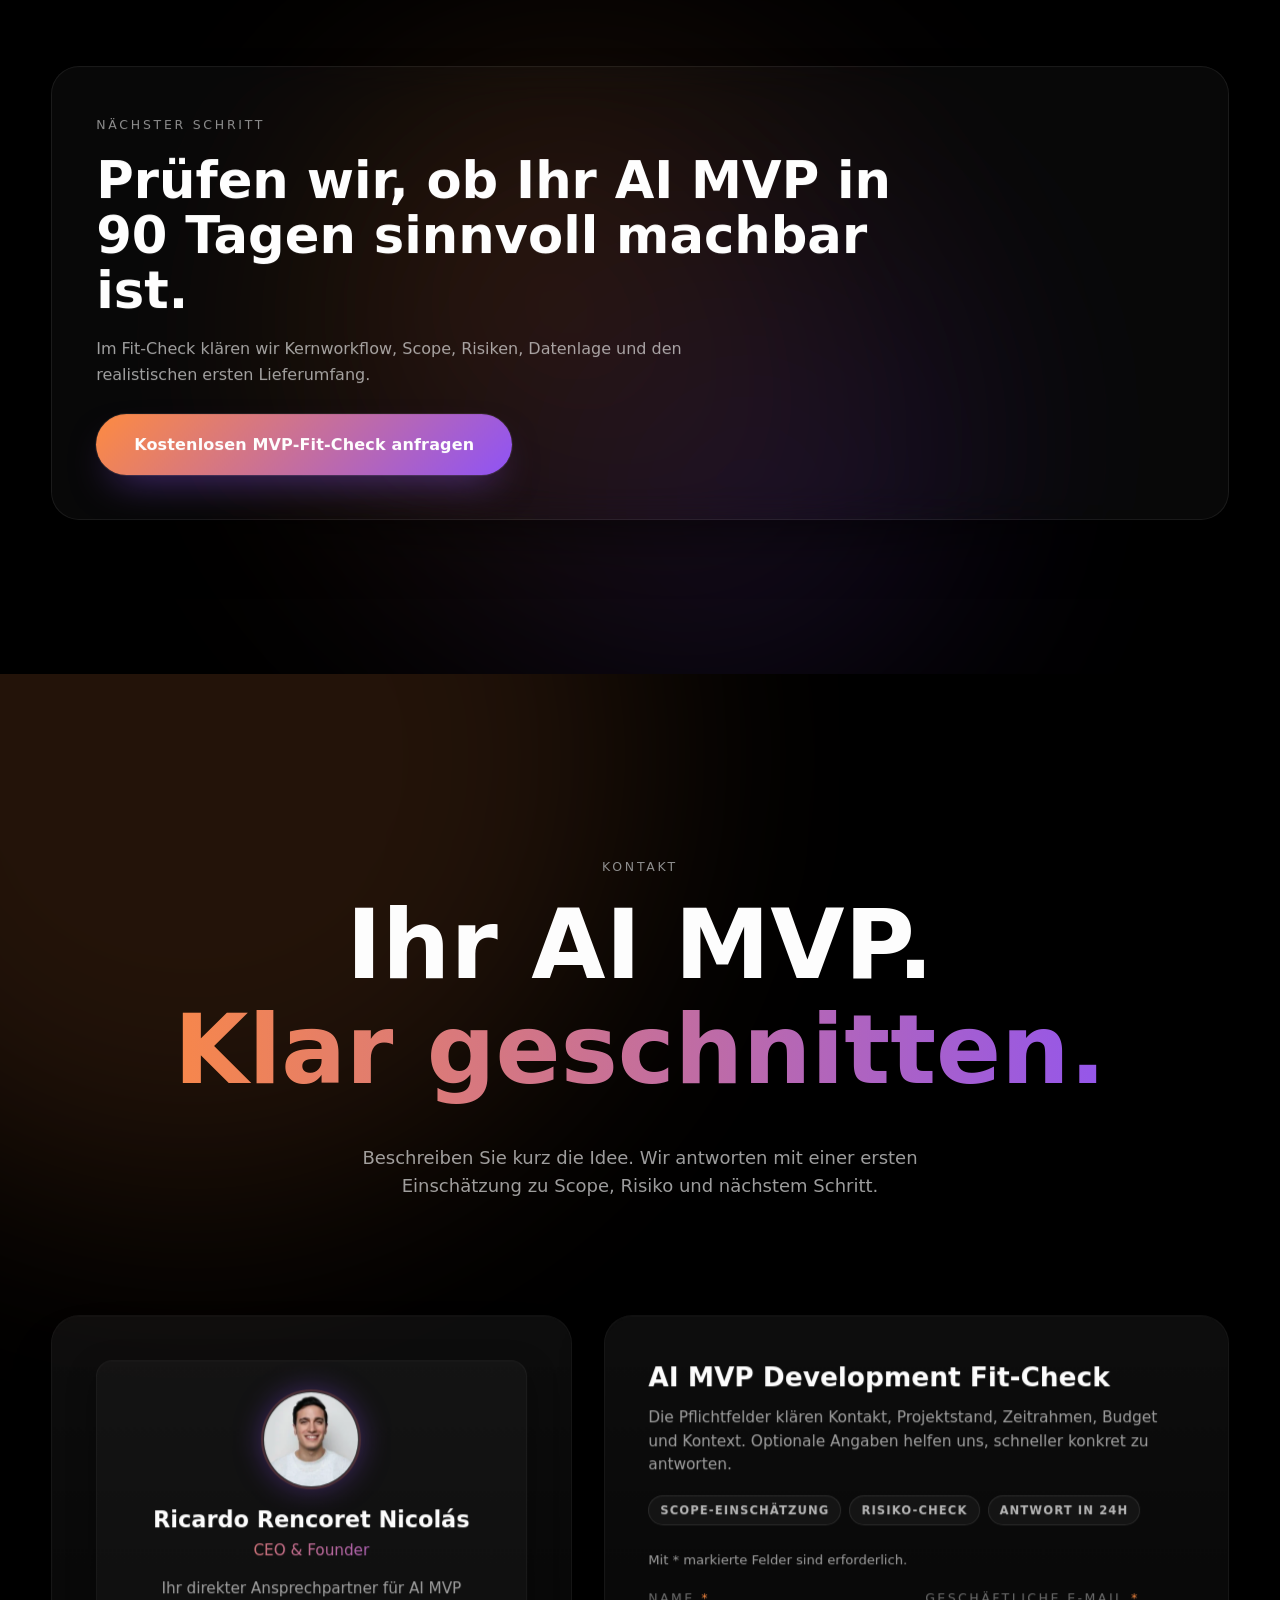
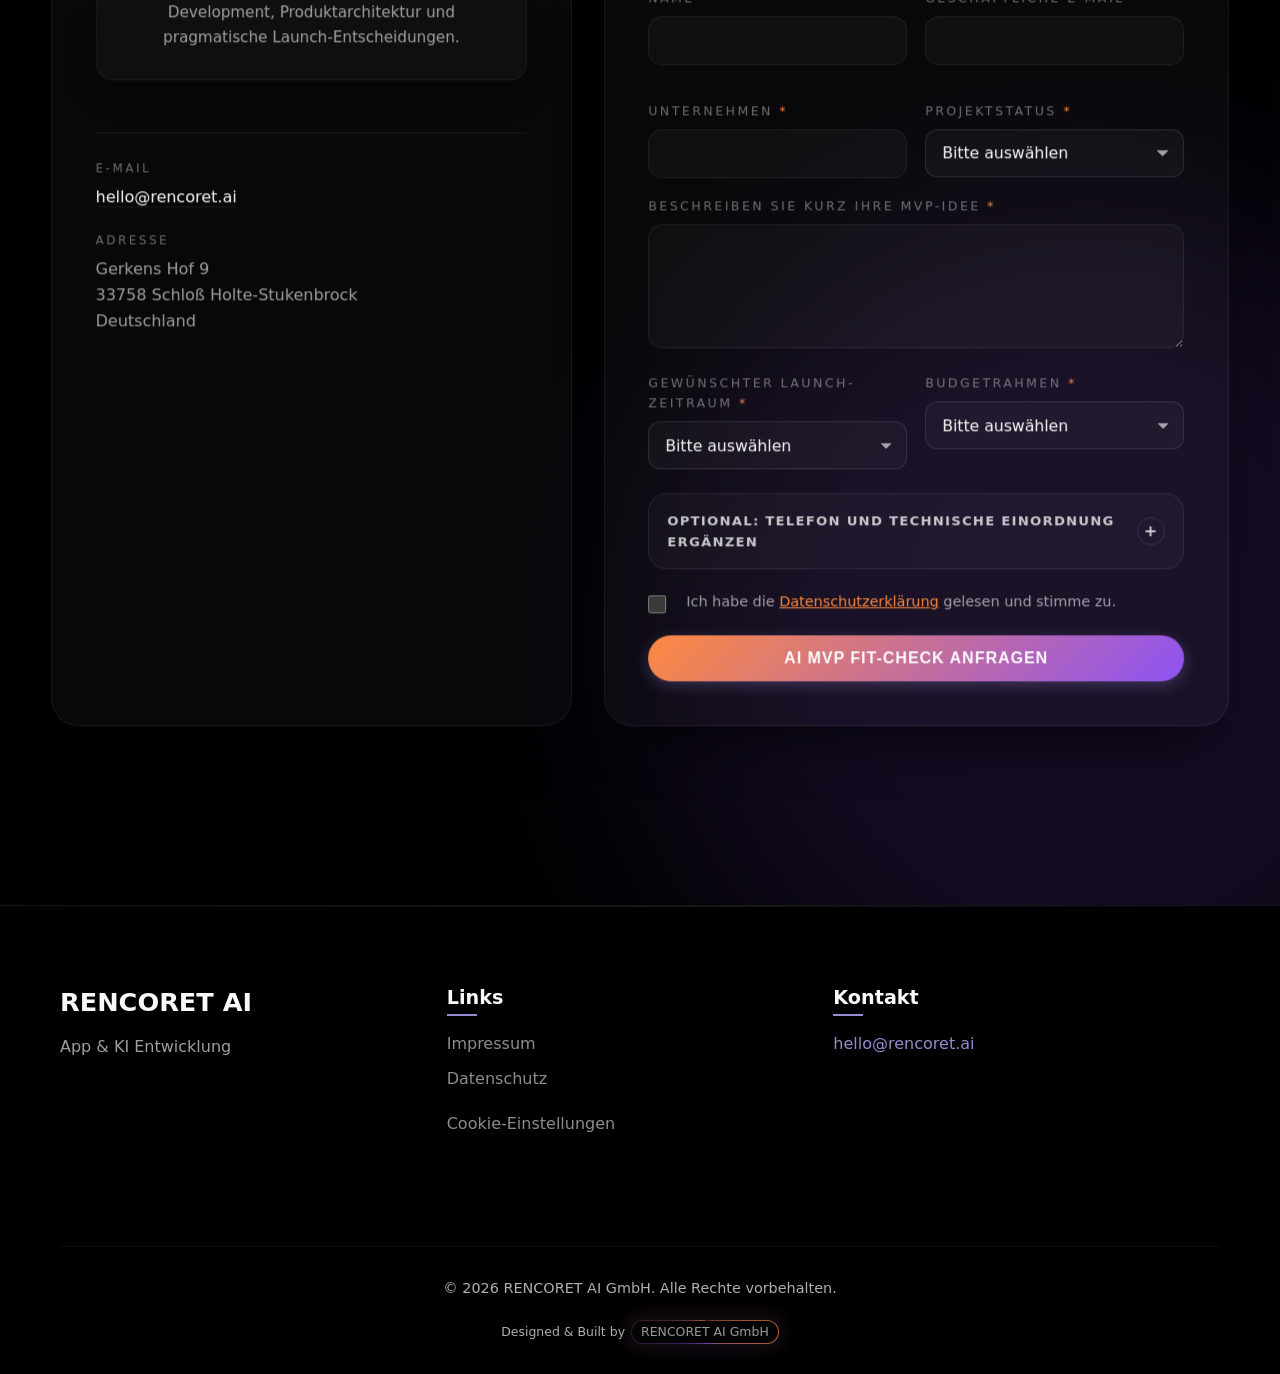
<file: ai-mvp-development.html>
<!DOCTYPE html>
<html lang="de">

<head>
        <meta charset="UTF-8">
    <meta name="viewport" content="width=device-width, initial-scale=1.0">
    <meta name="color-scheme" content="dark">
    <style id="initial-theme">
        html {
            background-color: #000000;
        }

        body {
            visibility: hidden;
            opacity: 0;
            transition: opacity 0.2s ease;
        }

        html.loaded body {
            visibility: visible;
            opacity: 1;
        }
    </style>

    <title>AI MVP Development für Teams | RENCORET AI</title>
    <meta name="description" content="AI MVP Development für validierte Produktideen: RENCORET AI baut App- oder Web-Oberfläche, Backend, KI-Kernworkflow, Deployment und Launch-Roadmap.">
    <meta name="keywords" content="AI MVP Development, KI MVP Entwicklung, AI App Entwicklung, Web App MVP, Flutter, Firebase, Google Cloud, RAG, KI Produktentwicklung">
    <meta name="author" content="RENCORET AI">
    <meta name="robots" content="noindex, nofollow">

    <meta property="og:title" content="AI MVP Development für Teams | RENCORET AI">
    <meta property="og:description" content="Von validierter Idee zu einem nutzbaren AI MVP mit Oberfläche, Backend, KI-Kernworkflow und Launch-Roadmap.">
    <meta property="og:type" content="website">
    <meta property="og:url" content="https://uzzero.github.io/rencoret-ai-dev-preview/ai-mvp-development.html">
    <meta property="og:image" content="https://uzzero.github.io/rencoret-ai-dev-preview/img/meta/og-image.png">
    <meta property="og:image:type" content="image/png">
    <meta property="og:image:width" content="1200">
    <meta property="og:image:height" content="630">
    <meta property="og:site_name" content="RENCORET AI">
    <meta property="og:locale" content="de_DE">

    <meta name="twitter:card" content="summary_large_image">
    <meta name="twitter:title" content="AI MVP Development für Teams | RENCORET AI">
    <meta name="twitter:description" content="Von validierter Idee zu einem nutzbaren AI MVP mit Oberfläche, Backend, KI-Kernworkflow und Launch-Roadmap.">
    <meta name="twitter:image" content="https://uzzero.github.io/rencoret-ai-dev-preview/img/meta/og-image.png">

    <link rel="canonical" href="https://uzzero.github.io/rencoret-ai-dev-preview/ai-mvp-development.html">

    <script type="application/ld+json">
    {
      "@context": "https://schema.org",
      "@type": "Service",
      "name": "AI MVP Development",
      "serviceType": "AI MVP Development",
      "description": "Entwicklung nutzbarer AI MVPs mit Produktoberfläche, Backend, KI-Kernworkflow, Deployment und Launch-Roadmap.",
      "url": "https://uzzero.github.io/rencoret-ai-dev-preview/ai-mvp-development.html",
      "provider": {
        "@type": "Organization",
        "@id": "https://uzzero.github.io/rencoret-ai-dev-preview/#organization",
        "name": "RENCORET AI",
        "url": "https://uzzero.github.io/rencoret-ai-dev-preview"
      },
      "areaServed": ["DE", "AT", "CH", "Europe"],
      "offers": {
        "@type": "Offer",
        "availability": "https://schema.org/InStock",
        "priceCurrency": "EUR",
        "description": "AI MVP Development für Teams, die aus einer validierten Idee ein nutzbares Produkt bauen wollen."
      }
    }
    </script>

    <script>
        window.dataLayer = window.dataLayer || [];
        function gtag() { dataLayer.push(arguments); }
        gtag('consent', 'default', {
            'ad_storage': 'denied',
            'ad_user_data': 'denied',
            'ad_personalization': 'denied',
            'analytics_storage': 'denied'
        });

        document.documentElement.setAttribute('data-theme', 'dark');
        localStorage.setItem('theme', 'dark');
    </script>

    <link rel="stylesheet" href="css/ai-mvp-development.2673e5b7c15f.css">
    
    <link rel="stylesheet" href="css/print.css" media="print">

    <link rel="icon" type="image/png" sizes="32x32" href="img/favicon/favicon-32x32.png">
    <link rel="icon" type="image/png" sizes="16x16" href="img/favicon/favicon-16x16.png">
    <link rel="apple-touch-icon" sizes="180x180" href="img/favicon/apple-touch-icon.png">
    <link rel="manifest" href="site.webmanifest">

</head>

<body class="campaign-page campaign-page--ai-mvp">
        <header>
        <div class="container">
            <div class="logo">
                <a href="./" title="RENCORET AI - Startseite">
                    <img src="img/logo-extended.svg" alt="RENCORET AI MVP APPS Logo" class="logo-svg dark-mode-logo" width="220" height="75" fetchpriority="high">
                </a>
            </div>
            <nav aria-label="Kampagnennavigation">
                <ul>
                    <li><a href="#pain">Problem</a></li>
                    <li><a href="#benefits">Nutzen</a></li>
                    <li><a href="#proof">Proof</a></li>
                    <li><a href="#faq">FAQ</a></li>
                    <li><a href="#kontakt">Kontakt</a></li>
                </ul>
                <a href="#lead-form" class="nav-cta">MVP-Fit-Check</a>
                <button class="mobile-menu-toggle" aria-label="Menü öffnen" aria-controls="mobile-menu" aria-expanded="false">
                    <span></span>
                    <span></span>
                    <span></span>
                </button>
            </nav>
        </div>
    </header>

        <div class="mobile-menu-overlay"></div>
    <div class="mobile-menu campaign-mobile-menu" id="mobile-menu">
        <div class="mobile-menu-content">
            <div class="mobile-menu-header">
                <a href="./" class="mobile-menu-logo" title="RENCORET AI - Startseite">
                    <img src="img/logo-extended.svg" alt="RENCORET AI MVP APPS Logo" width="220" height="88">
                </a>
                <button class="mobile-menu-close" aria-label="Menü schließen">
                    <span>&times;</span>
                </button>
            </div>
            <ul>
                <li><a href="#pain">Problem</a></li>
                <li><a href="#benefits">Nutzen</a></li>
                <li><a href="#proof">Proof</a></li>
                <li><a href="#faq">FAQ</a></li>
                <li><a href="#kontakt">Kontakt</a></li>
            </ul>

            <a href="#lead-form" class="cta-button mobile-menu-cta">MVP-Fit-Check</a>
        </div>
    </div>

    <main>
                <section class="hero hero--apple campaign-hero" id="top">
            <div class="hero__glow-layer" aria-hidden="true">
                <span class="glow-aura glow-aura--orange hero__glow hero__glow--tl"></span>
                <span class="glow-aura glow-aura--purple hero__glow hero__glow--br"></span>
            </div>

            <div class="container-wide hero__inner campaign-hero__inner">
                <div class="campaign-hero__copy" data-motion="reveal">
                    <span class="eyebrow campaign-hero__eyebrow">AI MVP Development</span>
                    <h1 class="display-xxl hero__headline">
                        <span class="display-line">AI MVP mit App,</span>
                        <span class="display-line display-line--accent">Backend und KI-Workflow.</span>
                    </h1>
                    <p class="hero__lede">Für Founder und Teams mit validiertem Bedarf: Wir entwickeln einen nutzbaren AI MVP mit Oberfläche, Backend, KI-Kernworkflow, Deployment und klarer Roadmap für die nächste Version.</p>
                    <div class="btn-row hero__cta-row">
                        <a href="#lead-form" class="cta-button">MVP-Fit-Check anfragen</a>
                        <a href="#proof" class="btn-ghost">Proof ansehen</a>
                    </div>
                    <p class="hero__microcopy">20 Minuten. Scope, Risiko und realistischer Lieferumfang - bevor ein Angebot entsteht.</p>
                </div>

                <div class="campaign-hero__proof" aria-label="AI MVP Development Eckdaten">
                    <div>
                        <strong>90 Tage</strong>
                        <span>Zielkorridor für den ersten nutzbaren Launch</span>
                    </div>
                    <div>
                        <strong>1 Kernworkflow</strong>
                        <span>fokussiert statt Feature-Liste ohne Ende</span>
                    </div>
                    <div>
                        <strong>EU-ready</strong>
                        <span>Architektur mit Datenschutz und Betrieb im Blick</span>
                    </div>
                </div>
            </div>

            <div class="hero__visual campaign-hero__visual" aria-hidden="true">
                <div class="hero__visual-frame campaign-hero__visual-frame">
                    <picture>
                        <source srcset="img/generated/home/hero-product-stage.webp" type="image/webp">
                        <img class="hero__visual-img campaign-hero__visual-img" src="img/generated/home/hero-product-stage.png" alt="AI Product Workspace mit Roadmap, App-Oberfläche und Deployment-Status" width="1600" height="900" fetchpriority="high">
                    </picture>
                </div>
            </div>
        </section>

        <section class="client-logos client-logos--apple" aria-label="Kunden und Partner">
    <div class="container-wide">
        <h2 class="client-logos__heading" data-i18n="clients.heading">Erfahrung aus Projekten mit Konzernen, Mittelstand und Foundern</h2>
        <div class="logo-slider-container">
            <div class="logo-slider">
                <div class="logo-container">
                    <img src="img/clients/dhl_group_logo.svg" alt="DHL Group Logo" loading="lazy" width="120" height="60">
                </div>
                <div class="logo-container">
                    <img src="img/clients/sparkasse_logo.svg" alt="Sparkasse Logo" loading="lazy" width="120" height="60">
                </div>
                <div class="logo-container">
                    <img src="img/clients/stiftung_solidaritaet_logo.svg" alt="Stiftung Solidarität Logo" loading="lazy" width="120" height="60">
                </div>
                <div class="logo-container">
                    <img src="img/clients/dmg_mori_logo.svg" alt="DMG MORI Logo" loading="lazy" width="120" height="60">
                </div>
                <div class="logo-container">
                    <img src="img/clients/diebold_nixdorf_logo.svg" alt="Diebold Nixdorf Logo" loading="lazy" width="120" height="60">
                </div>
                <div class="logo-container" aria-hidden="true">
                    <img src="img/clients/dhl_group_logo.svg" alt="" loading="lazy" width="120" height="60">
                </div>
                <div class="logo-container" aria-hidden="true">
                    <img src="img/clients/sparkasse_logo.svg" alt="" loading="lazy" width="120" height="60">
                </div>
                <div class="logo-container" aria-hidden="true">
                    <img src="img/clients/stiftung_solidaritaet_logo.svg" alt="" loading="lazy" width="120" height="60">
                </div>
                <div class="logo-container" aria-hidden="true">
                    <img src="img/clients/dmg_mori_logo.svg" alt="" loading="lazy" width="120" height="60">
                </div>
                <div class="logo-container" aria-hidden="true">
                    <img src="img/clients/diebold_nixdorf_logo.svg" alt="" loading="lazy" width="120" height="60">
                </div>
            </div>
        </div>
    </div>
</section>

        <section id="pain" class="campaign-section campaign-section--tight conversion-section conversion-section--apple">
            <span class="glow-aura glow-aura--orange conversion-section__glow conversion-section__glow--a" aria-hidden="true"></span>
            <div class="container-wide">
                            <div class="conversion-section__intro " data-motion="reveal">
                <span class="eyebrow">Pain Points</span>
                <h2 class="display-xl conversion-section__heading">
                    <span class="display-line">Warum KI-MVPs</span>
                    <span class="display-line display-line--accent">oft stecken bleiben.</span>
                </h2>
                <p class="lede">Die Idee ist stark, aber der Weg zum nutzbaren Produkt wird schnell unklar. Diese Risiken räumen wir früh aus.</p>
            </div>

                <div class="campaign-card-grid" data-motion="stagger">
                                    <article class="campaign-card ">
                    <span class="campaign-card__label">Problem 01</span>
                    <h3>Der Scope wächst schneller als das Budget.</h3>
                    <p>KI-Produkte scheitern selten an der ersten Demo. Sie scheitern daran, dass zu viele Nebenfunktionen vor dem Kernnutzen gebaut werden.</p>
                    <ul>
                        <li>unklare Must-have-Funktionen</li><li>zu viele Plattformen im ersten Schritt</li><li>fehlende Entscheidung, was bewusst nicht gebaut wird</li>
                    </ul>
                </article>

                                    <article class="campaign-card campaign-card--featured">
                    <span class="campaign-card__label">Problem 02</span>
                    <h3>Der KI-Teil bleibt eine Demo neben dem Produkt.</h3>
                    <p>Ein Chatfenster allein ist kein Produkt. Der KI-Workflow muss Daten, UI, Backend, Rechte und Fehlerfälle sauber verbinden.</p>
                    <ul>
                        <li>keine belastbare Datenanbindung</li><li>keine Validierung von KI-Ausgaben</li><li>kein Plan für Monitoring und Qualität</li>
                    </ul>
                </article>

                                    <article class="campaign-card ">
                    <span class="campaign-card__label">Problem 03</span>
                    <h3>Nach dem Launch fehlt die Lernschleife.</h3>
                    <p>Ein MVP muss echte Nutzung messbar machen. Ohne Analytics, Feedback und Roadmap bleibt offen, was als Nächstes verbessert wird.</p>
                    <ul>
                        <li>unklare Erfolgskriterien</li><li>kein Event-Tracking für Kernaktionen</li><li>keine Version-2-Entscheidungsgrundlage</li>
                    </ul>
                </article>

                </div>
            </div>
        </section>

        <section id="benefits" class="campaign-section conversion-section conversion-section--apple">
            <span class="glow-aura glow-aura--purple conversion-section__glow conversion-section__glow--b" aria-hidden="true"></span>
            <div class="container-wide">
                            <div class="conversion-section__intro " data-motion="reveal">
                <span class="eyebrow">Benefits</span>
                <h2 class="display-xl conversion-section__heading">
                    <span class="display-line">Was nach dem Sprint</span>
                    <span class="display-line display-line--accent">konkret steht.</span>
                </h2>
                <p class="lede">Kein loses Konzept, sondern ein enger erster Produktstand, der Nutzung, Lernen und Weiterentwicklung ermöglicht.</p>
            </div>

                <div class="campaign-card-grid" data-motion="stagger">
                                    <article class="campaign-card campaign-card--featured">
                    <span class="campaign-card__label">Produkt</span>
                    <h3>Nutzbare Oberfläche statt Klickdummy.</h3>
                    <p>Web-App, mobile App oder internes Tool mit den wichtigsten Screens, Rollen und Nutzerflüssen für den Kern-Use-Case.</p>
                    <ul>
                        <li>responsives UI im bestehenden Markenrahmen</li><li>Authentifizierung und Kernlogik nach Bedarf</li><li>saubere Übergabe der Produktentscheidungen</li>
                    </ul>
                </article>

                                    <article class="campaign-card ">
                    <span class="campaign-card__label">KI-Kern</span>
                    <h3>Ein Workflow, der real funktioniert.</h3>
                    <p>LLM, RAG, Klassifikation, Analyse oder Automation werden so eingebettet, dass Nutzen, Grenzen und Fehlerfälle sichtbar werden.</p>
                    <ul>
                        <li>Modell- und Tool-Auswahl nach Use Case</li><li>strukturierte Outputs und Guardrails</li><li>Testfälle für Qualität und Kosten</li>
                    </ul>
                </article>

                                    <article class="campaign-card ">
                    <span class="campaign-card__label">Launch</span>
                    <h3>Deployment und Roadmap inklusive.</h3>
                    <p>Der MVP wird nicht nur lokal gebaut. Betrieb, Analytics und die nächsten Entscheidungen werden vorbereitet.</p>
                    <ul>
                        <li>Cloud-Deployment und Umgebungen</li><li>Basis-Monitoring und Ereignis-Tracking</li><li>Version-2-Roadmap mit Risiken und Aufwand</li>
                    </ul>
                </article>

                </div>
            </div>
        </section>

        <section id="proof" class="campaign-section conversion-section conversion-section--apple">
            <span class="glow-aura glow-aura--mix conversion-section__glow conversion-section__glow--center" aria-hidden="true"></span>
            <div class="container-wide">
                            <div class="conversion-section__intro conversion-section__intro--split" data-motion="reveal">
                <span class="eyebrow">Proof</span>
                <h2 class="display-xl conversion-section__heading">
                    <span class="display-line">Senior Engineering</span>
                    <span class="display-line display-line--accent">für den ersten echten Launch.</span>
                </h2>
                <p class="lede">RENCORET AI kombiniert Produktklarheit, moderne KI-Architektur und pragmatische Umsetzung. Der Fokus liegt auf einem MVP, den ein Team wirklich benutzen, messen und weiterentwickeln kann.</p>
            </div>

                <div class="campaign-proof-band" data-motion="reveal">
                    <div class="campaign-proof-panel">
                        <h3>Der Sprint ist auf Nutzbarkeit optimiert, nicht auf Präsentationsfolien.</h3>
                        <p>Wir reduzieren Scope, bauen den kritischen Workflow sauber und machen Risiken früh sichtbar. So entsteht ein Produktstand, der echte Gespräche mit Nutzern, Investoren oder internen Stakeholdern erlaubt.</p>
                    </div>
                    <div class="campaign-proof-panel">
                        <h3>Technik, die nach dem MVP nicht weggeworfen werden muss.</h3>
                        <ul class="campaign-proof-list">
                            <li><strong>Stack</strong><span>Flutter, Web, Firebase, Google Cloud, PostgreSQL, Vektor-Datenbanken und passende LLM-Anbieter.</span></li>
                            <li><strong>Qualität</strong><span>Reviewbare Architektur, klare Annahmen, Tests für kritische Pfade und nachvollziehbare KI-Outputs.</span></li>
                            <li><strong>Betrieb</strong><span>Deployment, Monitoring-Basis, Kostenblick und Übergabe der Entscheidungen für die nächste Ausbaustufe.</span></li>
                        </ul>
                    </div>
                </div>
                <div class="campaign-proof-links btn-row" aria-label="AI MVP Proof und nächste Schritte">
                    <a href="case-study-ikigami.html" class="btn-ghost">Ikigami Case Study lesen</a>
                    <a href="case-study-mealply.html" class="btn-ghost">Mealply Case Study lesen</a>
                    <a href="#lead-form" class="cta-button">MVP-Fit-Check anfragen</a>
                </div>
            </div>
        </section>

        <section id="process" class="campaign-section conversion-section conversion-section--apple">
            <div class="container-wide">
                            <div class="conversion-section__intro " data-motion="reveal">
                <span class="eyebrow">Ablauf</span>
                <h2 class="display-xl conversion-section__heading">
                    <span class="display-line">Ein enger Prozess</span>
                    <span class="display-line display-line--accent">für schnelle Entscheidungen.</span>
                </h2>
                <p class="lede">Der Ablauf hält Scope, Risiken und Umsetzung zusammen. Jede Phase erzeugt ein überprüfbares Ergebnis.</p>
            </div>

                <div class="campaign-step-grid" data-motion="stagger">
                                    <article class="campaign-step ">
                    <span class="campaign-step__index">01</span>
                    <h3>Fit-Check</h3>
                    <p>Wir prüfen Use Case, Zielnutzer, Datenlage, Budgetrahmen und ob ein MVP in 90 Tagen realistisch ist.</p>
                </article>

                                    <article class="campaign-step ">
                    <span class="campaign-step__index">02</span>
                    <h3>Scope-Schnitt</h3>
                    <p>Der erste Lieferumfang wird auf einen Kernworkflow reduziert, inklusive Nicht-Zielen und Akzeptanzkriterien.</p>
                </article>

                                    <article class="campaign-step ">
                    <span class="campaign-step__index">03</span>
                    <h3>Build Sprint</h3>
                    <p>UI, Backend, KI-Integration, Datenflüsse und Deployment entstehen in kurzen Review-Zyklen.</p>
                </article>

                                    <article class="campaign-step ">
                    <span class="campaign-step__index">04</span>
                    <h3>Launch-Roadmap</h3>
                    <p>Sie erhalten MVP-Stand, Betriebsgrundlage, Messpunkte und eine priorisierte Roadmap für Version 2.</p>
                </article>

                </div>
            </div>
        </section>

        <section id="faq" class="faq campaign-faq conversion-section conversion-section--apple">
            <span class="glow-aura glow-aura--purple conversion-section__glow conversion-section__glow--b" aria-hidden="true"></span>
            <div class="container-wide">
                            <div class="conversion-section__intro " data-motion="reveal">
                <span class="eyebrow">FAQ</span>
                <h2 class="display-xl conversion-section__heading">
                    <span class="display-line">Fragen vor einem</span>
                    <span class="display-line display-line--accent">AI MVP Development Sprint.</span>
                </h2>
                <p class="lede">Die wichtigsten Punkte, bevor Sie Zeit und Budget in den ersten Produktstand geben.</p>
            </div>

                <div class="faq-list" data-motion="reveal">
                                    <article class="faq-item" data-faq-item>
                    <button class="faq-question" id="mvp-faq-q1" aria-expanded="false" aria-controls="mvp-faq-a1" data-faq-trigger>
                        <span>Ist das ein echter MVP oder nur ein Prototyp?</span>
                        <span class="faq-icon" aria-hidden="true"></span>
                    </button>
                    <div class="faq-answer" id="mvp-faq-a1" role="region" aria-labelledby="mvp-faq-q1" hidden>
                        <p>Der Sprint zielt auf einen nutzbaren MVP mit Kernworkflow, Backend, KI-Integration und Deployment. Ein Klickdummy kann Teil der Klärung sein, ist aber nicht das Endziel.</p>
                    </div>
                </article>

                                    <article class="faq-item" data-faq-item>
                    <button class="faq-question" id="mvp-faq-q2" aria-expanded="false" aria-controls="mvp-faq-a2" data-faq-trigger>
                        <span>Was muss vor Projektstart schon klar sein?</span>
                        <span class="faq-icon" aria-hidden="true"></span>
                    </button>
                    <div class="faq-answer" id="mvp-faq-a2" role="region" aria-labelledby="mvp-faq-q2" hidden>
                        <p>Ideal sind Zielgruppe, Problem, grober Use Case und ein Budgetrahmen. Wenn Scope oder Datenlage noch unscharf sind, starten wir mit einem kleineren Discovery-Schritt.</p>
                    </div>
                </article>

                                    <article class="faq-item" data-faq-item>
                    <button class="faq-question" id="mvp-faq-q3" aria-expanded="false" aria-controls="mvp-faq-a3" data-faq-trigger>
                        <span>Welche KI-Funktionen können in den MVP?</span>
                        <span class="faq-icon" aria-hidden="true"></span>
                    </button>
                    <div class="faq-answer" id="mvp-faq-a3" role="region" aria-labelledby="mvp-faq-q3" hidden>
                        <p>Typisch sind RAG-Suche, Assistenten, Dokumentenanalyse, Klassifikation, Empfehlungssysteme oder Automationen. Entscheidend ist, dass ein Kernworkflow klar messbaren Nutzen erzeugt.</p>
                    </div>
                </article>

                                    <article class="faq-item" data-faq-item>
                    <button class="faq-question" id="mvp-faq-q4" aria-expanded="false" aria-controls="mvp-faq-a4" data-faq-trigger>
                        <span>Können bestehende Systeme angebunden werden?</span>
                        <span class="faq-icon" aria-hidden="true"></span>
                    </button>
                    <div class="faq-answer" id="mvp-faq-a4" role="region" aria-labelledby="mvp-faq-q4" hidden>
                        <p>Ja, wenn Schnittstellen oder exportierbare Daten vorhanden sind. Integrationen werden im Scope bewusst begrenzt, damit der erste Launch realistisch bleibt.</p>
                    </div>
                </article>

                                    <article class="faq-item" data-faq-item>
                    <button class="faq-question" id="mvp-faq-q5" aria-expanded="false" aria-controls="mvp-faq-a5" data-faq-trigger>
                        <span>Was passiert nach dem MVP?</span>
                        <span class="faq-icon" aria-hidden="true"></span>
                    </button>
                    <div class="faq-answer" id="mvp-faq-a5" role="region" aria-labelledby="mvp-faq-q5" hidden>
                        <p>Sie erhalten eine Roadmap mit nächsten Produktentscheidungen, technischen Risiken und sinnvollen Ausbaustufen. Auf Wunsch begleiten wir Betrieb und Weiterentwicklung.</p>
                    </div>
                </article>

                </div>
            </div>
        </section>

                <section class="campaign-final-cta conversion-section conversion-section--apple">
            <span class="glow-aura glow-aura--mix conversion-section__glow conversion-section__glow--center" aria-hidden="true"></span>
            <div class="container-wide">
                <div class="pre-contact-cta campaign-final-cta__card" data-motion="reveal">
                    <span class="eyebrow">Nächster Schritt</span>
                    <h2>Prüfen wir, ob Ihr AI MVP in 90 Tagen sinnvoll machbar ist.</h2>
                    <p>Im Fit-Check klären wir Kernworkflow, Scope, Risiken, Datenlage und den realistischen ersten Lieferumfang.</p>
                    <a href="#lead-form" class="cta-button">Kostenlosen MVP-Fit-Check anfragen</a>
                </div>
            </div>
        </section>

                <section class="contact contact--apple campaign-contact">
            <span class="glow-aura glow-aura--orange contact__glow contact__glow--a" aria-hidden="true"></span>
            <span class="glow-aura glow-aura--purple contact__glow contact__glow--b" aria-hidden="true"></span>

            <div class="container-wide">
                <div class="contact__final-cta" data-motion="reveal">
                    <span class="eyebrow">Kontakt</span>
                    <h2 class="display-xxl contact__final-heading">
                        <span class="display-line">Ihr AI MVP.</span>
                        <span class="display-line display-line--accent">Klar geschnitten.</span>
                    </h2>
                    <p class="lede contact__final-lede">Beschreiben Sie kurz die Idee. Wir antworten mit einer ersten Einschätzung zu Scope, Risiko und nächstem Schritt.</p>
                </div>

                <div class="contact-grid" data-motion="reveal">
                    <aside id="kontakt" class="contact-card contact-card--ceo" data-nav-section>
                        <div class="ceo-profile">
                            <div class="ceo-profile__avatar">
                                <picture>
                                    <source srcset="img/team/ricardo-rencoret.webp" type="image/webp">
                                    <img src="img/team/ricardo-rencoret.jpg" alt="Ricardo Rencoret Nicolás, CEO" loading="lazy" width="200" height="200">
                                </picture>
                            </div>
                            <div class="ceo-profile__meta">
                                <h3>Ricardo Rencoret Nicolás</h3>
                                <p class="ceo-profile__title">CEO &amp; Founder</p>
                                <p class="ceo-profile__bio">Ihr direkter Ansprechpartner für AI MVP Development, Produktarchitektur und pragmatische Launch-Entscheidungen.</p>
                            </div>
                        </div>

                        <div class="contact-card__details" itemscope itemtype="http://schema.org/LocalBusiness">
                            <meta itemprop="name" content="RENCORET AI">
                            <meta itemprop="url" content="https://uzzero.github.io/rencoret-ai-dev-preview">
                            <meta itemprop="sameAs" content="https://www.linkedin.com/company/rencoret-ai">

                            <div class="contact-card__detail">
                                <span class="contact-card__detail-label">E-Mail</span>
                                <a href="mailto:hello@rencoret.ai" itemprop="email">hello@rencoret.ai</a>
                            </div>
                            <div class="contact-card__detail">
                                <span class="contact-card__detail-label">Adresse</span>
                                <address itemprop="address" itemscope itemtype="http://schema.org/PostalAddress">
                                    <span itemprop="streetAddress">Gerkens Hof 9</span><br>
                                    <span itemprop="postalCode">33758</span> <span itemprop="addressLocality">Schloß Holte-Stukenbrock</span><br>
                                    <span itemprop="addressCountry">Deutschland</span>
                                </address>
                            </div>
                        </div>
                    </aside>

                    <div class="contact-card contact-card--form">
                        <h3 class="contact-card__title">AI MVP Development Fit-Check</h3>
                        <p class="contact-card__lead">Die Pflichtfelder klären Kontakt, Projektstand, Zeitrahmen, Budget und Kontext. Optionale Angaben helfen uns, schneller konkret zu antworten.</p>
                        <div class="contact-card__trust-row" aria-label="Kontaktversprechen">
                            <span>Scope-Einschätzung</span>
                            <span>Risiko-Check</span>
                            <span>Antwort in 24h</span>
                        </div>
                        <span id="lead-form" class="contact-anchor contact-anchor--lead" aria-hidden="true"></span>
                        <form id="contact-form" name="contact" method="post"
                              action="https://send.pageclip.co/rmZeWRkkpJosrWQBvXmyUqtzTkLkeDll" class="pageclip-form">
                            <input type="hidden" id="landing_page" name="landing_page">
                            <input type="hidden" id="utm_source" name="utm_source">
                            <input type="hidden" id="utm_medium" name="utm_medium">
                            <input type="hidden" id="utm_campaign" name="utm_campaign">
                            <input type="hidden" id="utm_content" name="utm_content">
                            <input type="hidden" id="utm_term" name="utm_term">
                            <input type="hidden" id="referrer" name="referrer">
                            <input type="hidden" id="first_seen_at" name="first_seen_at">
                            <input type="hidden" id="offer_type" name="offer_type" value="ai_mvp_development">

                            <p class="form-required-note">Mit * markierte Felder sind erforderlich.</p>

                            <div class="form-grid form-grid--two">
                                <div class="form-group">
                                    <label for="name" class="form-label--required">Name</label>
                                    <input type="text" id="name" name="name" required aria-required="true">
                                </div>
                                <div class="form-group">
                                    <label for="email" class="form-label--required">Geschäftliche E-Mail</label>
                                    <input type="email" id="email" name="email" required aria-required="true">
                                </div>
                                <div class="form-group">
                                    <label for="company" class="form-label--required">Unternehmen</label>
                                    <input type="text" id="company" name="company" required aria-required="true">
                                </div>
                                <div class="form-group">
                                    <label for="project_status" class="form-label--required">Projektstatus</label>
                                    <select id="project_status" name="project_status" required aria-required="true">
                                        <option value="">Bitte auswählen</option>
                                        <option value="idea">Idee</option>
                                        <option value="rough_scope">Grober Scope vorhanden</option>
                                        <option value="prototype">Prototyp vorhanden</option>
                                        <option value="existing_product">Bestehendes Produkt</option>
                                        <option value="budget_approved">Finanzierung/Budget freigegeben</option>
                                    </select>
                                </div>
                            </div>
                            <div class="form-group">
                                <label for="message" class="form-label--required">Beschreiben Sie kurz Ihre MVP-Idee</label>
                                <textarea id="message" name="message" rows="4" required aria-required="true"></textarea>
                            </div>

                            <div class="form-grid form-grid--two">
                                <div class="form-group">
                                    <label for="launch_timeline" class="form-label--required">Gewünschter Launch-Zeitraum</label>
                                    <select id="launch_timeline" name="launch_timeline" required aria-required="true">
                                        <option value="">Bitte auswählen</option>
                                        <option value="asap">So schnell wie möglich</option>
                                        <option value="0_3_months">0-3 Monate</option>
                                        <option value="3_6_months">3-6 Monate</option>
                                        <option value="6_plus_months">6+ Monate</option>
                                    </select>
                                </div>
                                <div class="form-group">
                                    <label for="budget_range" class="form-label--required">Budgetrahmen</label>
                                    <select id="budget_range" name="budget_range" required aria-required="true">
                                        <option value="">Bitte auswählen</option>
                                        <option value="under_2500">Unter 2.500 €</option>
                                        <option value="2500_8k">2.500–8.000 €</option>
                                        <option value="8_15k">8.000–15.000 €</option>
                                        <option value="15_30k">15.000–30.000 €</option>
                                        <option value="30_75k">30.000–75.000 €</option>
                                        <option value="75k_plus">75.000 €+</option>
                                        <option value="discuss">Möchte ich im Gespräch klären</option>
                                    </select>
                                </div>
                            </div>

                            <details class="form-details">
                                <summary>Optional: Telefon und technische Einordnung ergänzen</summary>
                                <fieldset class="form-section form-section--optional">
                                    <legend>Optionale Ergänzungen</legend>
                                    <div class="form-grid form-grid--two">
                                        <div class="form-group">
                                            <label for="phone">Telefonnummer (optional)</label>
                                            <input type="tel" id="phone" name="phone">
                                        </div>
                                        <div class="form-group">
                                            <label for="role_function">Rolle/Funktion (optional)</label>
                                            <input type="text" id="role_function" name="role_function">
                                        </div>
                                        <div class="form-group">
                                            <label for="target_platform">Zielsystem (optional)</label>
                                            <select id="target_platform" name="target_platform">
                                                <option value="">Bitte auswählen</option>
                                                <option value="ios_android">iOS/Android</option>
                                                <option value="web_app">Web-App</option>
                                                <option value="internal_app">Interne Anwendung</option>
                                                <option value="workflow_automation">Workflow-Automation</option>
                                                <option value="open">Noch offen</option>
                                            </select>
                                        </div>
                                        <div class="form-group">
                                            <label for="ai_function">Wichtigste KI-/Produktfunktion (optional)</label>
                                            <select id="ai_function" name="ai_function">
                                                <option value="">Bitte auswählen</option>
                                                <option value="chatbot_assistant">Chatbot/Assistent</option>
                                                <option value="rag_search">RAG/Wissenssuche</option>
                                                <option value="automation">Automatisierung</option>
                                                <option value="image_document_analysis">Bild-/Dokumentenanalyse</option>
                                                <option value="recommendation">Empfehlungssystem</option>
                                                <option value="open">Noch offen</option>
                                            </select>
                                        </div>
                                    </div>
                                    <div class="form-group">
                                        <label for="success_90_days">Erfolg nach dem MVP (optional)</label>
                                        <textarea id="success_90_days" name="success_90_days" rows="3" placeholder="Was muss nach dem ersten Launch funktionieren, damit der MVP für Sie wertvoll ist?"></textarea>
                                    </div>
                                </fieldset>
                            </details>

                            <div class="form-group form-group--checkbox">
                                <input type="checkbox" id="datenschutz" name="datenschutz" required aria-required="true">
                                <label for="datenschutz">Ich habe die <a href="datenschutz.html">Datenschutzerklärung</a> gelesen und stimme zu.</label>
                            </div>
                            <p class="form-error-message" id="formErrorMessage" role="alert" aria-live="assertive" tabindex="-1" hidden>
                                Die Anfrage konnte gerade nicht gesendet werden. Bitte versuchen Sie es erneut oder schreiben Sie an hello@rencoret.ai.
                            </p>
                            <button type="submit" class="cta-button pageclip-form__submit">
                                <span>AI MVP Fit-Check anfragen</span>
                            </button>
                        </form>

                        <div class="form-success-overlay" id="formSuccessOverlay" aria-hidden="true" role="status" aria-live="polite">
                            <div class="form-success-content">
                                <div class="success-checkmark">
                                    <svg viewBox="0 0 100 100" aria-hidden="true">
                                        <circle class="checkmark-circle" cx="50" cy="50" r="48" />
                                        <path class="checkmark-check" d="M30 50 L45 65 L70 35" />
                                    </svg>
                                </div>
                                <h3 class="success-title" id="successTitle">Vielen Dank!</h3>
                                <p class="success-message">Ihre Anfrage wurde erfolgreich gesendet.</p>
                                <div class="success-next-steps">Wir melden uns innerhalb von 24 Stunden mit einer ersten Einschätzung zu Scope, Risiko und passendem nächsten Schritt.</div>
                                <div class="success-calendar" data-calendar-url="" data-calendar-state="missing">
                                    <p class="success-calendar__heading">Nächster Schritt: 20-Minuten-Call</p>
                                    <p class="success-calendar__copy">Wenn Sie direkt einen Termin wählen möchten, buchen Sie einen 20-Minuten-Call. Alternativ melden wir uns wie angekündigt per E-Mail.</p>
                                    <a class="cta-button success-calendar__button" data-calendar-link target="_blank" rel="noopener" hidden>20-Minuten-Call buchen</a>
                                    <p class="success-calendar__fallback" data-calendar-fallback>Die direkte Terminbuchung ist noch nicht aktiviert. Wir melden uns innerhalb von 24 Stunden per E-Mail; für dringende Fragen schreiben Sie an hello@rencoret.ai.</p>
                                </div>
                            </div>
                        </div>
                    </div>
                </div>
            </div>
        </section>

    </main>

    <footer>
    <div class="container">
        <div class="footer-content">
            <div class="footer-logo">
                <h3>RENCORET AI</h3>
                <p data-i18n="footer.tagline">App & KI Entwicklung</p>
            </div>
            <div class="footer-links">
                <h4 data-i18n="footer.links.heading">Links</h4>
                <ul>
                    <li><a href="impressum.html" data-i18n="footer.links.imprint">Impressum</a></li>
                    <li><a href="datenschutz.html" data-i18n="footer.links.privacy">Datenschutz</a></li>
                    <li><button type="button" class="footer-cookie-button" id="cookie-settings" data-i18n="footer.links.cookies">Cookie-Einstellungen</button></li>
                </ul>
            </div>
            <div class="footer-contact">
                <h4 data-i18n="footer.contact.heading">Kontakt</h4>
                <p><a href="mailto:hello@rencoret.ai">hello@rencoret.ai</a></p>
            </div>
        </div>
        <div class="copyright">
            <p data-i18n="footer.copyright">&copy; 2026 RENCORET AI GmbH. Alle Rechte vorbehalten.</p>
            <p class="footer-credit">
                Designed &amp; Built by
                <a class="rencoret-glow" href="https://uzzero.github.io/rencoret-ai-dev-preview" target="_blank" rel="noopener noreferrer">
                    <span class="ai-glow-inner">RENCORET AI GmbH</span>
                </a>
            </p>
        </div>
    </div>
</footer>

        <div class="sticky-cta" id="sticky-cta" aria-hidden="true" inert>
        <a href="#lead-form" class="cta-button sticky-cta__button" tabindex="-1">AI MVP Fit-Check anfragen</a>
    </div>

    <div id="cookie-banner" class="cookie-banner" style="display: none;">
        <div class="cookie-content">
            <p>Wir verwenden Cookies und Tracking-Technologien, um Nutzung, Conversion-Messung und Remarketing auszuwerten. Nicht notwendiges Tracking laden wir erst nach Ihrer aktiven Zustimmung. Details finden Sie in unserer <a href="datenschutz.html">Datenschutzerklärung</a>.</p>
            <div class="cookie-buttons">
                <button id="reject-cookies" class="cookie-btn cookie-btn-reject" type="button">Ablehnen</button>
                <button id="accept-cookies" class="cookie-btn cookie-btn-accept" type="button">Akzeptieren</button>
            </div>
        </div>
    </div>

    <script src="js/navigation.js?v=search-readiness-20260613" defer></script>
    <script src="js/lead-attribution.js" defer></script>
    <script src="js/faq.js?v=campaign-20260612" defer></script>
    <script src="js/campaign-page.js?v=campaign-20260612" defer></script>
    <script src="js/analytics.js" defer></script>

</body>

</html>
</file>
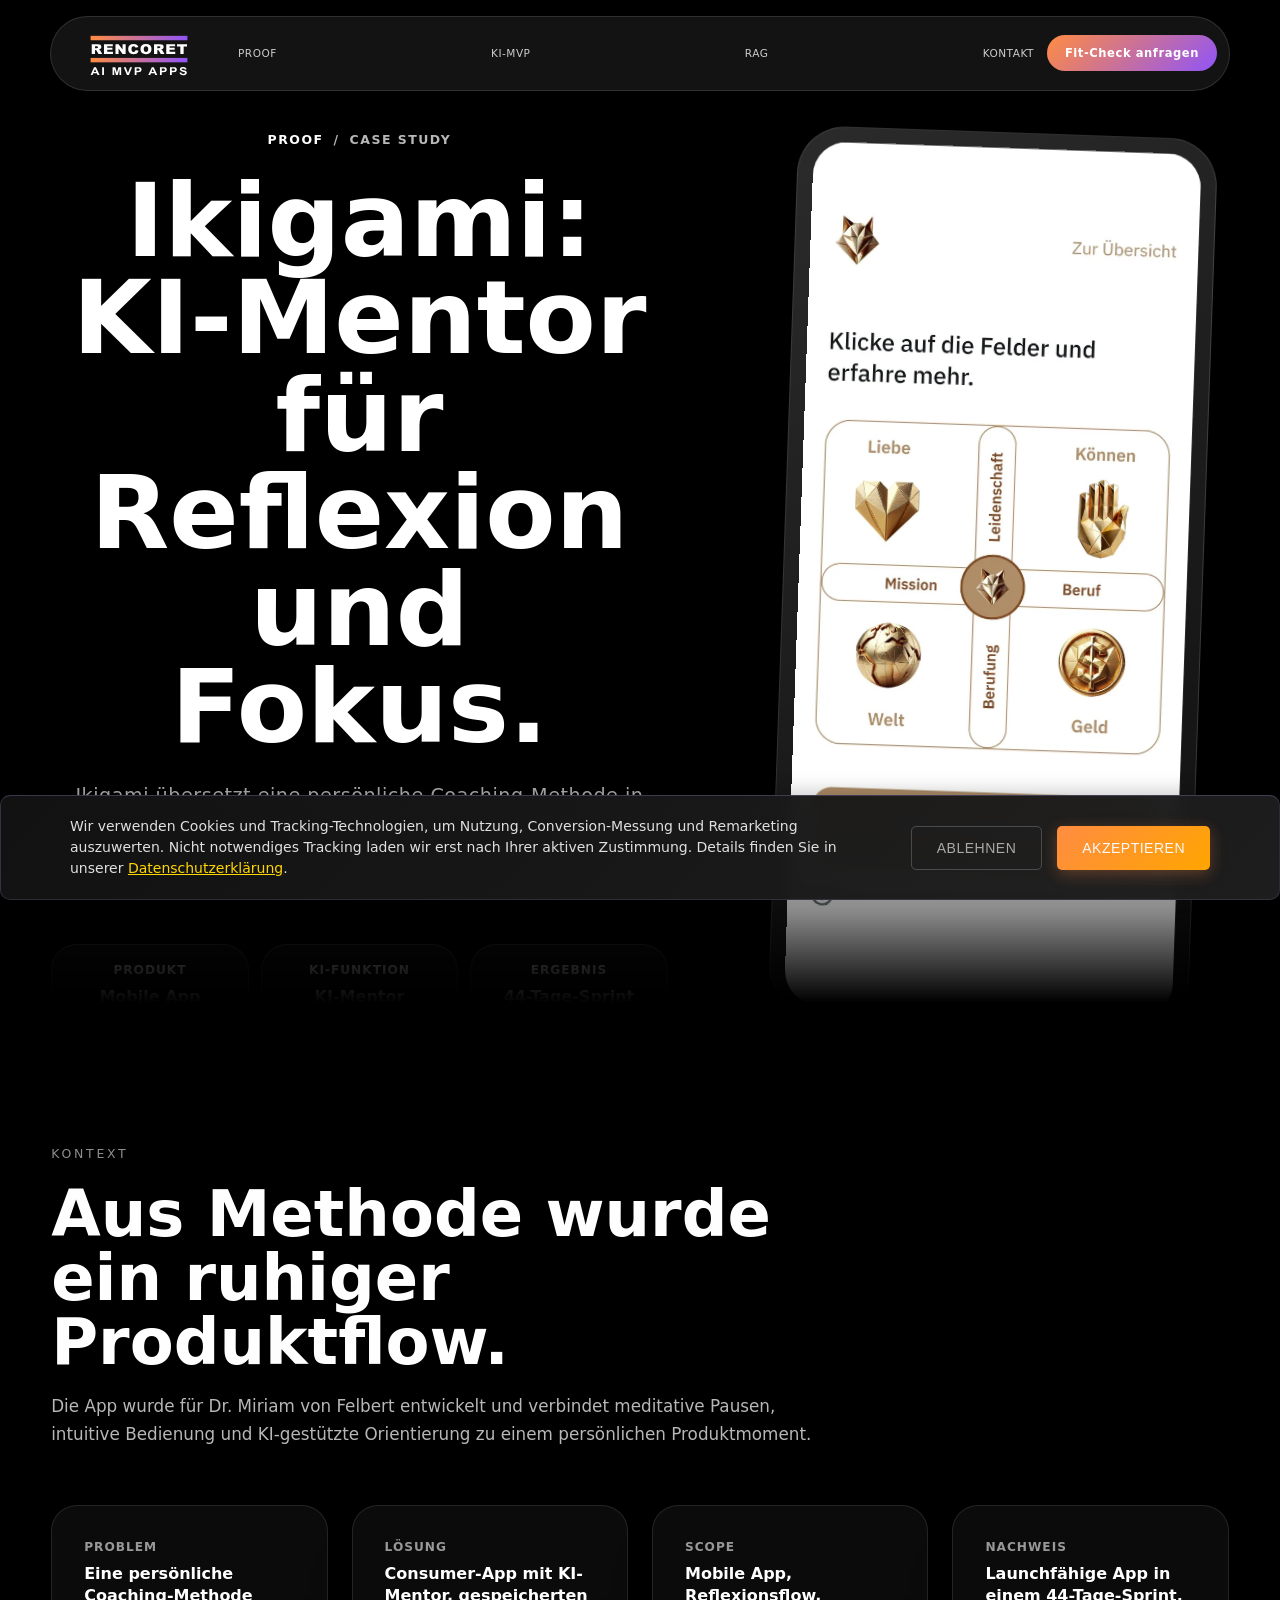
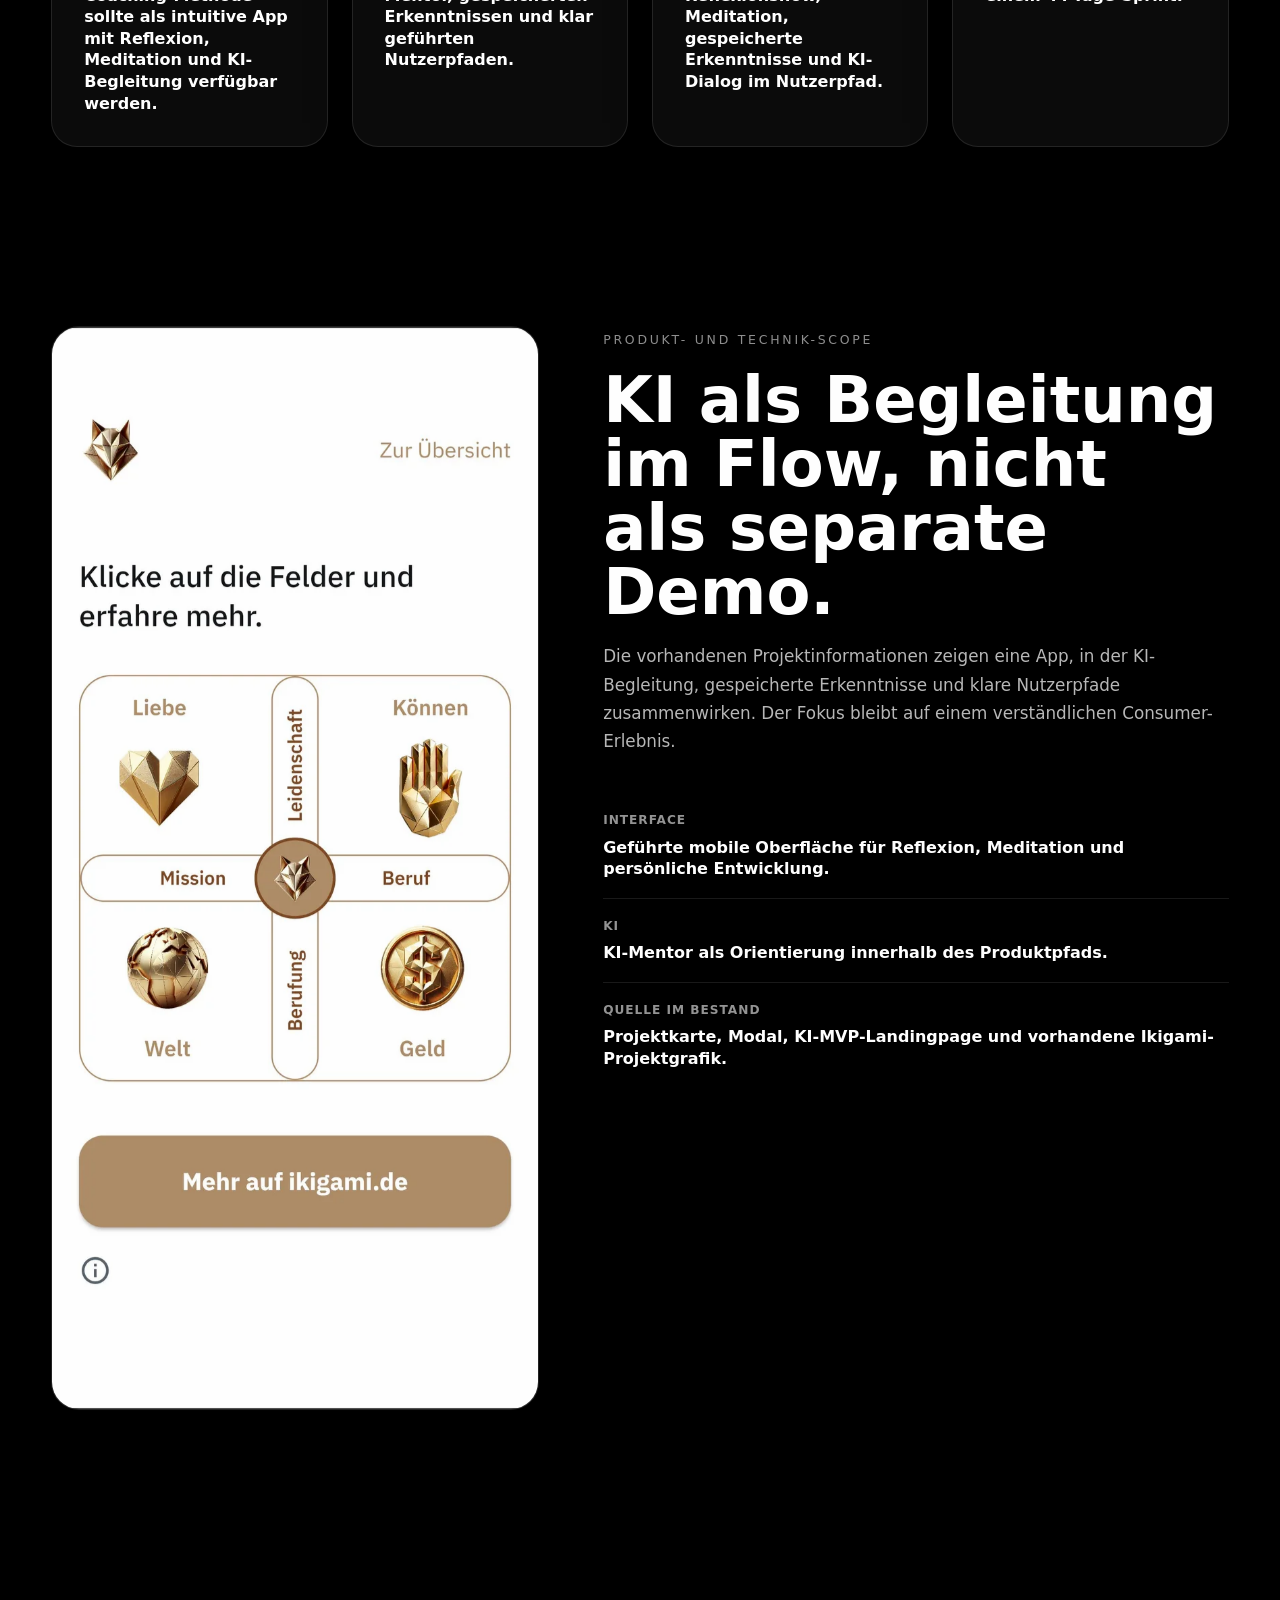
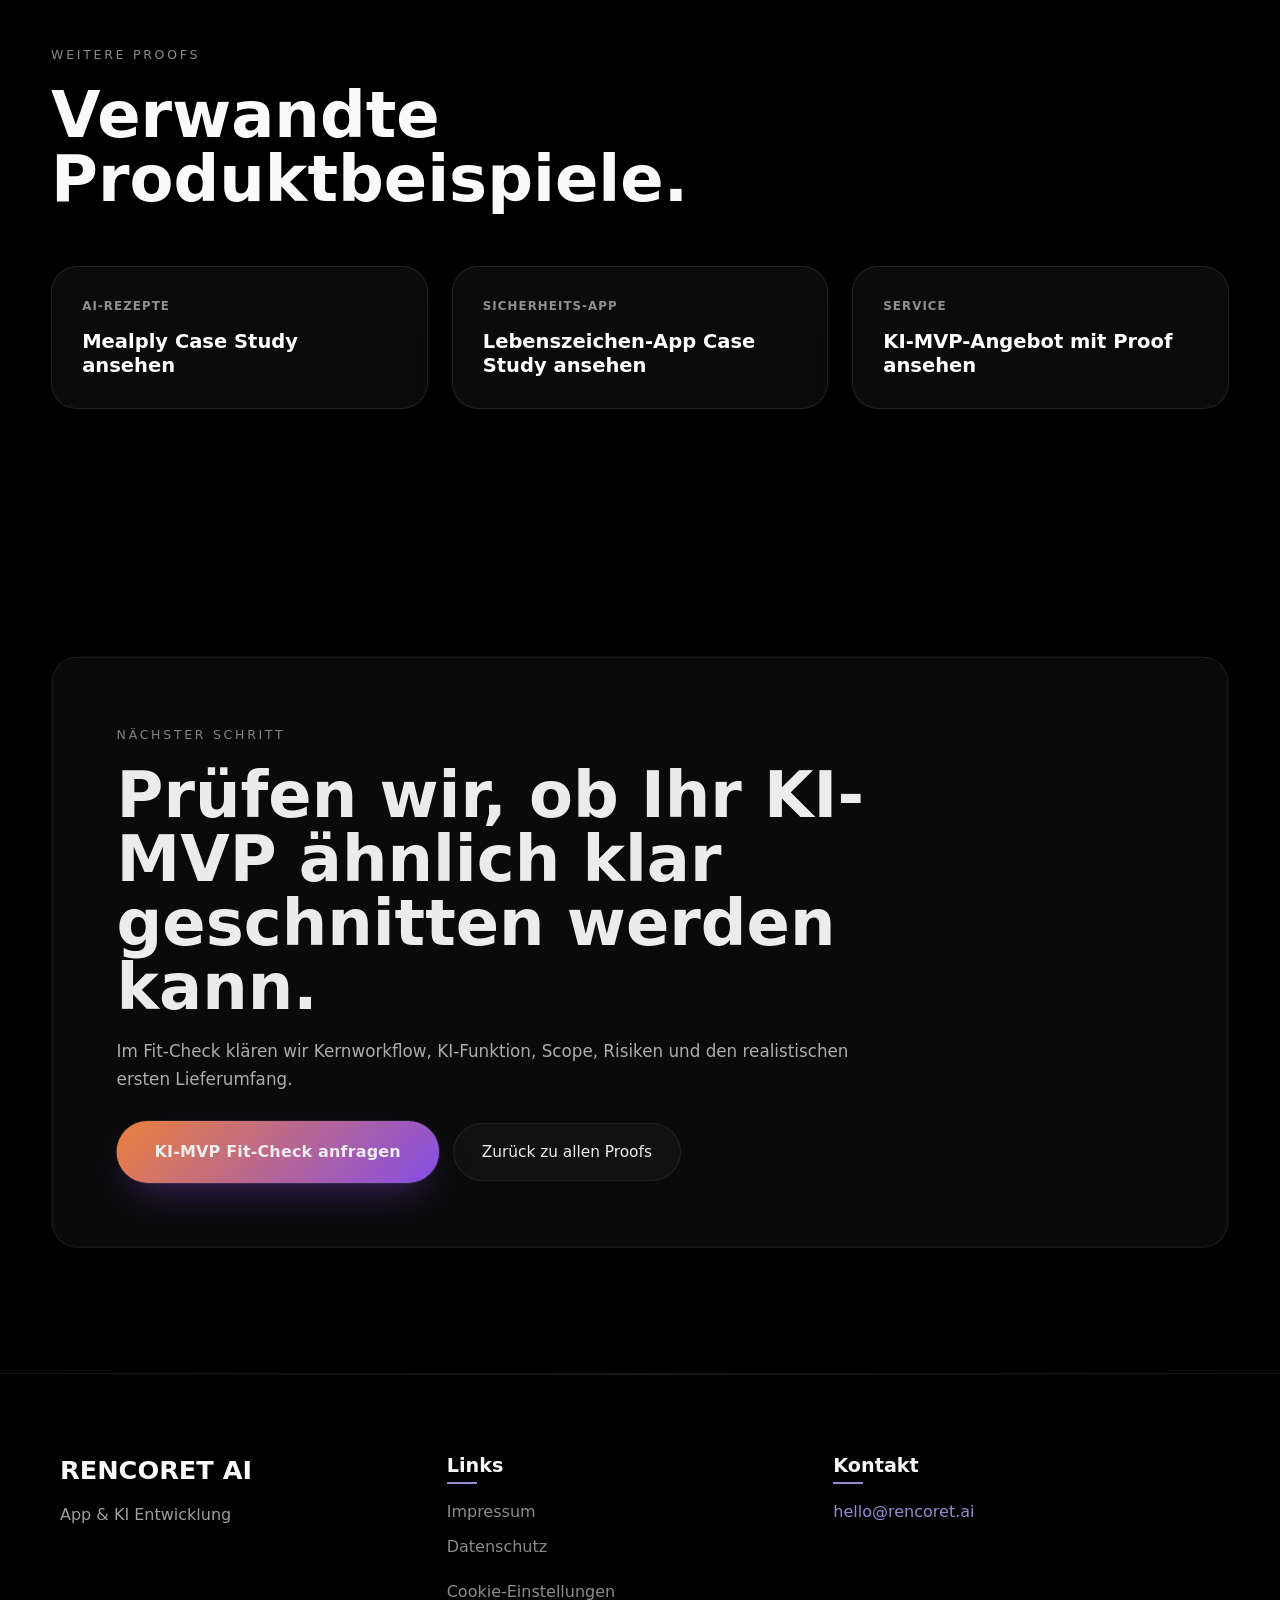
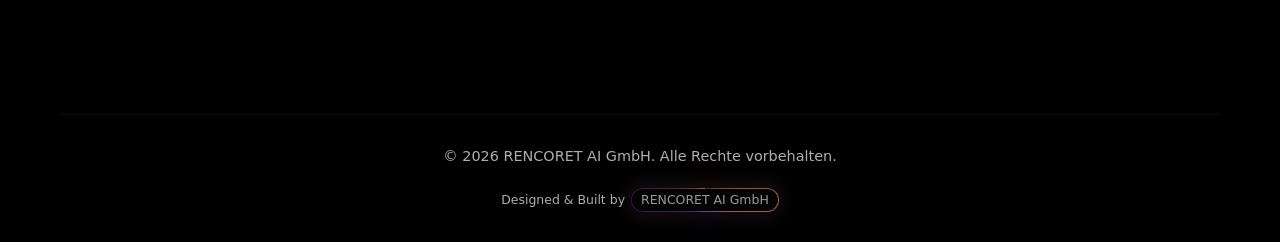
<file: case-study-ikigami.html>
<!DOCTYPE html>
<html lang="de">

<head>
        <meta charset="UTF-8">
    <meta name="viewport" content="width=device-width, initial-scale=1.0">
    <meta name="color-scheme" content="dark">
    <style id="initial-theme">
        html {
            background-color: #000000;
        }

        body {
            visibility: hidden;
            opacity: 0;
            transition: opacity 0.2s ease;
        }

        html.loaded body {
            visibility: visible;
            opacity: 1;
        }
    </style>

    <title>Ikigami Case Study | KI-Mentor App | RENCORET AI</title>
    <meta name="description" content="Case Study zu Ikigami: launchfähige Mobile App mit Reflexionsflow, Meditation, gespeicherten Erkenntnissen und KI-Mentor in einem 44-Tage-Sprint.">
    <meta name="keywords" content="Ikigami Case Study, KI Mentor App, Mobile App Entwicklung, KI MVP, RENCORET AI">
    <meta name="author" content="RENCORET AI">
    <meta name="robots" content="noindex, nofollow">

    <meta property="og:title" content="Ikigami Case Study | RENCORET AI">
    <meta property="og:description" content="Wie Ikigami eine persönliche Coaching-Methode als geführte Mobile App mit KI-Mentor verfügbar macht.">
    <meta property="og:type" content="article">
    <meta property="og:url" content="https://uzzero.github.io/rencoret-ai-dev-preview/case-study-ikigami.html">
    <meta property="og:image" content="https://uzzero.github.io/rencoret-ai-dev-preview/img/meta/og-image.png">
    <meta property="og:image:type" content="image/png">
    <meta property="og:image:width" content="1200">
    <meta property="og:image:height" content="630">
    <meta property="og:site_name" content="RENCORET AI">
    <meta property="og:locale" content="de_DE">

    <meta name="twitter:card" content="summary_large_image">
    <meta name="twitter:title" content="Ikigami Case Study | RENCORET AI">
    <meta name="twitter:description" content="Wie Ikigami eine persönliche Coaching-Methode als geführte Mobile App mit KI-Mentor verfügbar macht.">
    <meta name="twitter:image" content="https://uzzero.github.io/rencoret-ai-dev-preview/img/meta/og-image.png">

    <link rel="canonical" href="https://uzzero.github.io/rencoret-ai-dev-preview/case-study-ikigami.html">

    <script type="application/ld+json">
    {
      "@context": "https://schema.org",
      "@type": "CreativeWork",
      "name": "Ikigami Case Study",
      "description": "Launchfähige Mobile App mit Reflexionsflow, Meditation, gespeicherten Erkenntnissen und KI-Mentor.",
      "url": "https://uzzero.github.io/rencoret-ai-dev-preview/case-study-ikigami.html",
      "image": "https://uzzero.github.io/rencoret-ai-dev-preview/img/projects/ikigami-app.png",
      "about": "KI-Mentor App",
      "publisher": {
        "@type": "Organization",
        "@id": "https://uzzero.github.io/rencoret-ai-dev-preview/#organization",
        "name": "RENCORET AI",
        "url": "https://uzzero.github.io/rencoret-ai-dev-preview"
      },
      "inLanguage": "de"
    }
    </script>

    <script>
        window.dataLayer = window.dataLayer || [];
        function gtag() { dataLayer.push(arguments); }
        gtag('consent', 'default', {
            'ad_storage': 'denied',
            'ad_user_data': 'denied',
            'ad_personalization': 'denied',
            'analytics_storage': 'denied'
        });

        document.documentElement.setAttribute('data-theme', 'dark');
        localStorage.setItem('theme', 'dark');
    </script>

    <link rel="stylesheet" href="css/case-study-ikigami.11b07a75971c.css">
    
    <link rel="stylesheet" href="css/print.css" media="print">

    <link rel="icon" type="image/png" sizes="32x32" href="img/favicon/favicon-32x32.png">
    <link rel="icon" type="image/png" sizes="16x16" href="img/favicon/favicon-16x16.png">
    <link rel="apple-touch-icon" sizes="180x180" href="img/favicon/apple-touch-icon.png">
    <link rel="manifest" href="site.webmanifest">

</head>

<body class="campaign-page case-study-page case-study-page--ikigami">
        <header>
        <div class="container">
            <div class="logo">
                <a href="./" title="RENCORET AI - Startseite">
                    <img src="img/logo-extended.svg" alt="RENCORET AI MVP APPS Logo" class="logo-svg dark-mode-logo" width="220" height="75" fetchpriority="high">
                </a>
            </div>
            <nav aria-label="Case-Study-Navigation">
                <ul>
                    <li><a href="./#projekte">Proof</a></li>
                    <li><a href="ki-mvp-entwickeln-lassen.html">KI-MVP</a></li>
                    <li><a href="internal-ai-assistant-rag.html">RAG</a></li>
                    <li><a href="./#kontakt">Kontakt</a></li>
                </ul>
                <a href="#lead-form" class="nav-cta">Fit-Check anfragen</a>
                <button class="mobile-menu-toggle" aria-label="Menü öffnen" aria-controls="mobile-menu" aria-expanded="false">
                    <span></span>
                    <span></span>
                    <span></span>
                </button>
            </nav>
        </div>
    </header>

        <div class="mobile-menu-overlay"></div>
    <div class="mobile-menu campaign-mobile-menu" id="mobile-menu">
        <div class="mobile-menu-content">
            <div class="mobile-menu-header">
                <a href="./" class="mobile-menu-logo" title="RENCORET AI - Startseite">
                    <img src="img/logo-extended.svg" alt="RENCORET AI MVP APPS Logo" width="220" height="88">
                </a>
                <button class="mobile-menu-close" aria-label="Menü schließen">
                    <span>&times;</span>
                </button>
            </div>
            <ul>
                <li><a href="./#projekte">Proof</a></li>
                <li><a href="ki-mvp-entwickeln-lassen.html">KI-MVP</a></li>
                <li><a href="internal-ai-assistant-rag.html">RAG</a></li>
                <li><a href="./#kontakt">Kontakt</a></li>
            </ul>

            <a href="#lead-form" class="cta-button mobile-menu-cta">Fit-Check anfragen</a>
        </div>
    </div>

    <main>
        <section class="hero hero--apple case-hero" id="top">
            <div class="container-wide">
                <div class="case-hero__grid">
                    <div class="case-hero__content" data-motion="reveal">
                        <div class="case-kicker"><a href="./#projekte">Proof</a><span>/</span><span>Case Study</span></div>
                        <h1>Ikigami: KI-Mentor für Reflexion und Fokus.</h1>
                        <p class="case-hero__lede">Ikigami übersetzt eine persönliche Coaching-Methode in einen geführten App-Flow: Reflexion, Meditation, gespeicherte Erkenntnisse und ein KI-Mentor begleiten Nutzer:innen durch den Prozess.</p>
                        <dl class="case-hero__facts">
                            <div>
                                <dt>Produkt</dt>
                                <dd>Mobile App</dd>
                            </div>
                            <div>
                                <dt>KI-Funktion</dt>
                                <dd>KI-Mentor</dd>
                            </div>
                            <div>
                                <dt>Ergebnis</dt>
                                <dd>44-Tage-Sprint</dd>
                            </div>
                        </dl>
                    </div>
                    <div class="case-hero__visual" data-motion="stage-scale">
                        <picture class="case-device">
                            <source srcset="img/projects/ikigami-app.webp" type="image/webp">
                            <img src="img/projects/ikigami-app.png" alt="Ikigami App Screen mit KI-Mentor und Reflexionsflow" width="1078" height="2398" loading="eager" fetchpriority="high">
                        </picture>
                    </div>
                </div>
            </div>
        </section>

        <section class="case-section">
            <div class="container-wide">
                <div class="case-section__intro" data-motion="reveal">
                    <span class="eyebrow">Kontext</span>
                    <h2>Aus Methode wurde ein ruhiger Produktflow.</h2>
                    <p>Die App wurde für Dr. Miriam von Felbert entwickelt und verbindet meditative Pausen, intuitive Bedienung und KI-gestützte Orientierung zu einem persönlichen Produktmoment.</p>
                </div>
                <div class="case-panel-grid" data-motion="stagger">
                    <article class="case-panel">
                        <dl>
                            <dt>Problem</dt>
                            <dd>Eine persönliche Coaching-Methode sollte als intuitive App mit Reflexion, Meditation und KI-Begleitung verfügbar werden.</dd>
                        </dl>
                    </article>
                    <article class="case-panel">
                        <dl>
                            <dt>Lösung</dt>
                            <dd>Consumer-App mit KI-Mentor, gespeicherten Erkenntnissen und klar geführten Nutzerpfaden.</dd>
                        </dl>
                    </article>
                    <article class="case-panel">
                        <dl>
                            <dt>Scope</dt>
                            <dd>Mobile App, Reflexionsflow, Meditation, gespeicherte Erkenntnisse und KI-Dialog im Nutzerpfad.</dd>
                        </dl>
                    </article>
                    <article class="case-panel">
                        <dl>
                            <dt>Nachweis</dt>
                            <dd>Launchfähige App in einem 44-Tage-Sprint.</dd>
                        </dl>
                    </article>
                </div>
            </div>
        </section>

        <section class="case-section case-section--compact">
            <div class="container-wide">
                <div class="case-proof">
                    <div class="case-proof__image" data-motion="reveal">
                        <picture>
                            <source srcset="img/projects/ikigami-app.webp" type="image/webp">
                            <img src="img/projects/ikigami-app.png" alt="Ikigami App Oberfläche mit Reflexions- und KI-Mentor-Elementen" width="1078" height="2398" loading="lazy">
                        </picture>
                    </div>
                    <div data-motion="reveal">
                        <div class="case-section__intro">
                            <span class="eyebrow">Produkt- und Technik-Scope</span>
                            <h2>KI als Begleitung im Flow, nicht als separate Demo.</h2>
                            <p>Die vorhandenen Projektinformationen zeigen eine App, in der KI-Begleitung, gespeicherte Erkenntnisse und klare Nutzerpfade zusammenwirken. Der Fokus bleibt auf einem verständlichen Consumer-Erlebnis.</p>
                        </div>
                        <dl class="case-proof-list">
                            <div>
                                <dt>Interface</dt>
                                <dd>Geführte mobile Oberfläche für Reflexion, Meditation und persönliche Entwicklung.</dd>
                            </div>
                            <div>
                                <dt>KI</dt>
                                <dd>KI-Mentor als Orientierung innerhalb des Produktpfads.</dd>
                            </div>
                            <div>
                                <dt>Quelle im Bestand</dt>
                                <dd>Projektkarte, Modal, KI-MVP-Landingpage und vorhandene Ikigami-Projektgrafik.</dd>
                            </div>
                        </dl>
                    </div>
                </div>
            </div>
        </section>

        <section class="case-section">
            <div class="container-wide">
                <div class="case-section__intro" data-motion="reveal">
                    <span class="eyebrow">Weitere Proofs</span>
                    <h2>Verwandte Produktbeispiele.</h2>
                </div>
                <div class="case-link-grid" data-motion="stagger">
                    <a class="case-link-card" href="case-study-mealply.html">
                        <span>AI-Rezepte</span>
                        <strong>Mealply Case Study ansehen</strong>
                    </a>
                    <a class="case-link-card" href="case-study-lebenszeichen.html">
                        <span>Sicherheits-App</span>
                        <strong>Lebenszeichen-App Case Study ansehen</strong>
                    </a>
                    <a class="case-link-card" href="ki-mvp-entwickeln-lassen.html#proof">
                        <span>Service</span>
                        <strong>KI-MVP-Angebot mit Proof ansehen</strong>
                    </a>
                </div>
            </div>
        </section>

        <section class="case-next" id="lead-form">
            <div class="container-wide">
                <div class="case-next__panel" data-motion="reveal">
                    <div class="case-next__content">
                        <span class="eyebrow">Nächster Schritt</span>
                        <h2>Prüfen wir, ob Ihr KI-MVP ähnlich klar geschnitten werden kann.</h2>
                        <p>Im Fit-Check klären wir Kernworkflow, KI-Funktion, Scope, Risiken und den realistischen ersten Lieferumfang.</p>
                        <div class="case-next__actions">
                            <a href="ki-mvp-entwickeln-lassen.html#lead-form" class="cta-button">KI-MVP Fit-Check anfragen</a>
                            <a href="./#projekte" class="btn-ghost">Zurück zu allen Proofs</a>
                        </div>
                    </div>
                </div>
            </div>
        </section>
    </main>

    <footer>
    <div class="container">
        <div class="footer-content">
            <div class="footer-logo">
                <h3>RENCORET AI</h3>
                <p data-i18n="footer.tagline">App & KI Entwicklung</p>
            </div>
            <div class="footer-links">
                <h4 data-i18n="footer.links.heading">Links</h4>
                <ul>
                    <li><a href="impressum.html" data-i18n="footer.links.imprint">Impressum</a></li>
                    <li><a href="datenschutz.html" data-i18n="footer.links.privacy">Datenschutz</a></li>
                    <li><button type="button" class="footer-cookie-button" id="cookie-settings" data-i18n="footer.links.cookies">Cookie-Einstellungen</button></li>
                </ul>
            </div>
            <div class="footer-contact">
                <h4 data-i18n="footer.contact.heading">Kontakt</h4>
                <p><a href="mailto:hello@rencoret.ai">hello@rencoret.ai</a></p>
            </div>
        </div>
        <div class="copyright">
            <p data-i18n="footer.copyright">&copy; 2026 RENCORET AI GmbH. Alle Rechte vorbehalten.</p>
            <p class="footer-credit">
                Designed &amp; Built by
                <a class="rencoret-glow" href="https://uzzero.github.io/rencoret-ai-dev-preview" target="_blank" rel="noopener noreferrer">
                    <span class="ai-glow-inner">RENCORET AI GmbH</span>
                </a>
            </p>
        </div>
    </div>
</footer>

        <div class="sticky-cta" id="sticky-cta" aria-hidden="true" inert>
        <a href="#lead-form" class="cta-button sticky-cta__button" tabindex="-1">Fit-Check anfragen</a>
    </div>

    <div id="cookie-banner" class="cookie-banner" style="display: none;">
        <div class="cookie-content">
            <p>Wir verwenden Cookies und Tracking-Technologien, um Nutzung, Conversion-Messung und Remarketing auszuwerten. Nicht notwendiges Tracking laden wir erst nach Ihrer aktiven Zustimmung. Details finden Sie in unserer <a href="datenschutz.html">Datenschutzerklärung</a>.</p>
            <div class="cookie-buttons">
                <button id="reject-cookies" class="cookie-btn cookie-btn-reject" type="button">Ablehnen</button>
                <button id="accept-cookies" class="cookie-btn cookie-btn-accept" type="button">Akzeptieren</button>
            </div>
        </div>
    </div>

    <script src="js/navigation.js?v=search-readiness-20260613" defer></script>
    <script src="js/lead-attribution.js" defer></script>
    <script src="js/faq.js?v=campaign-20260612" defer></script>
    <script src="js/campaign-page.js?v=campaign-20260612" defer></script>
    <script src="js/analytics.js" defer></script>

</body>

</html>
</file>
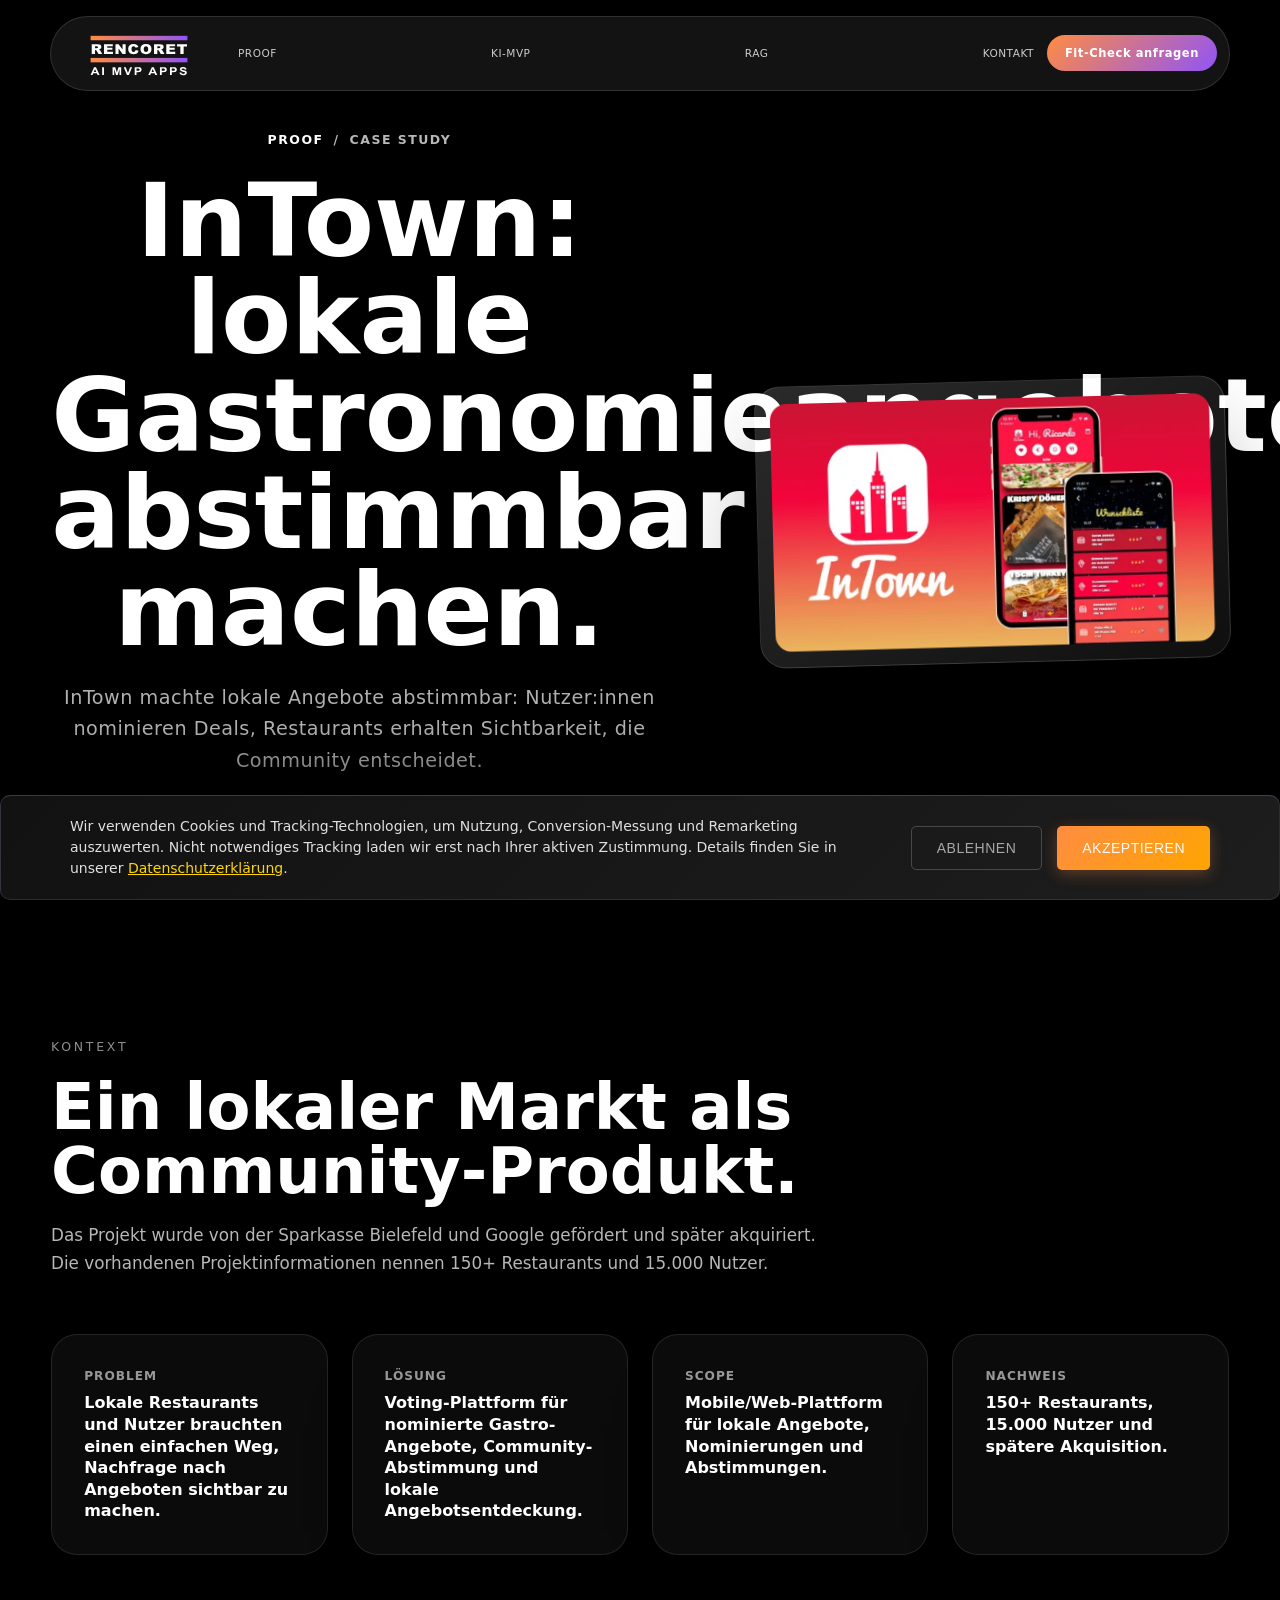
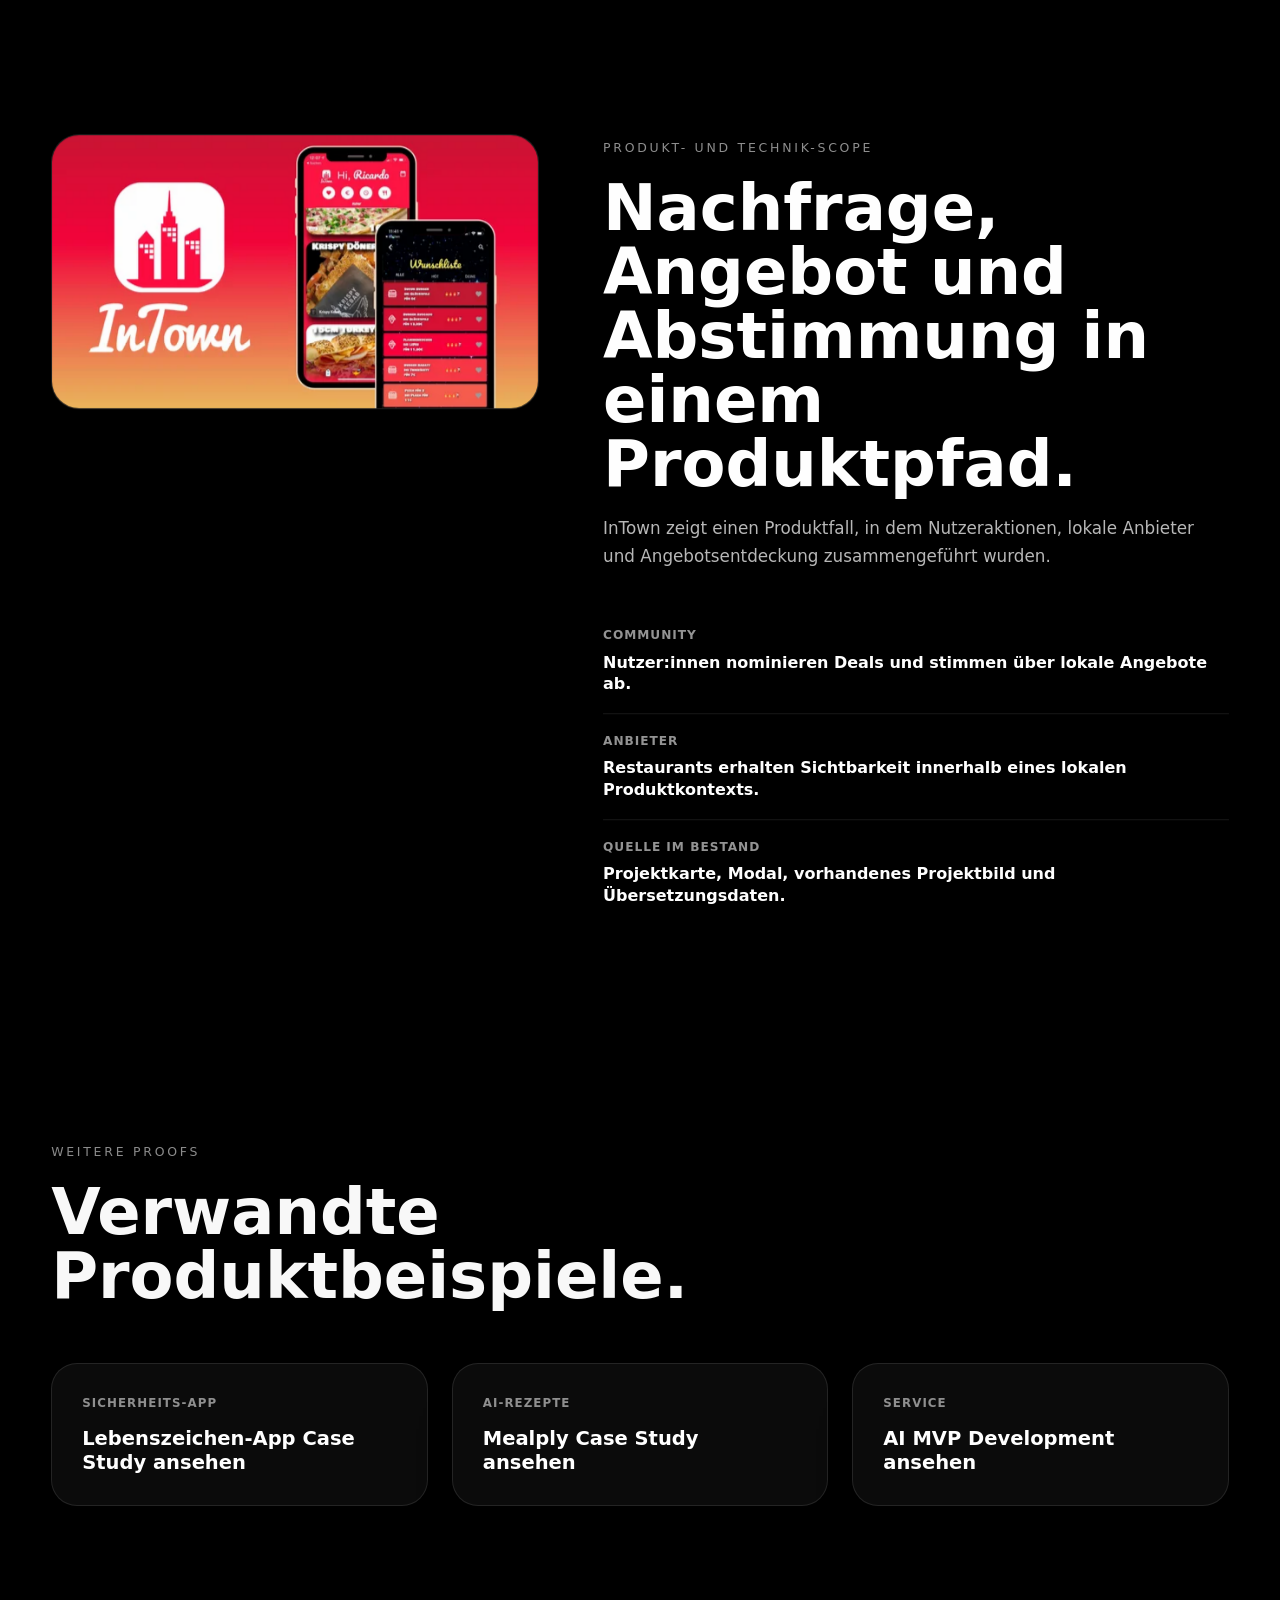
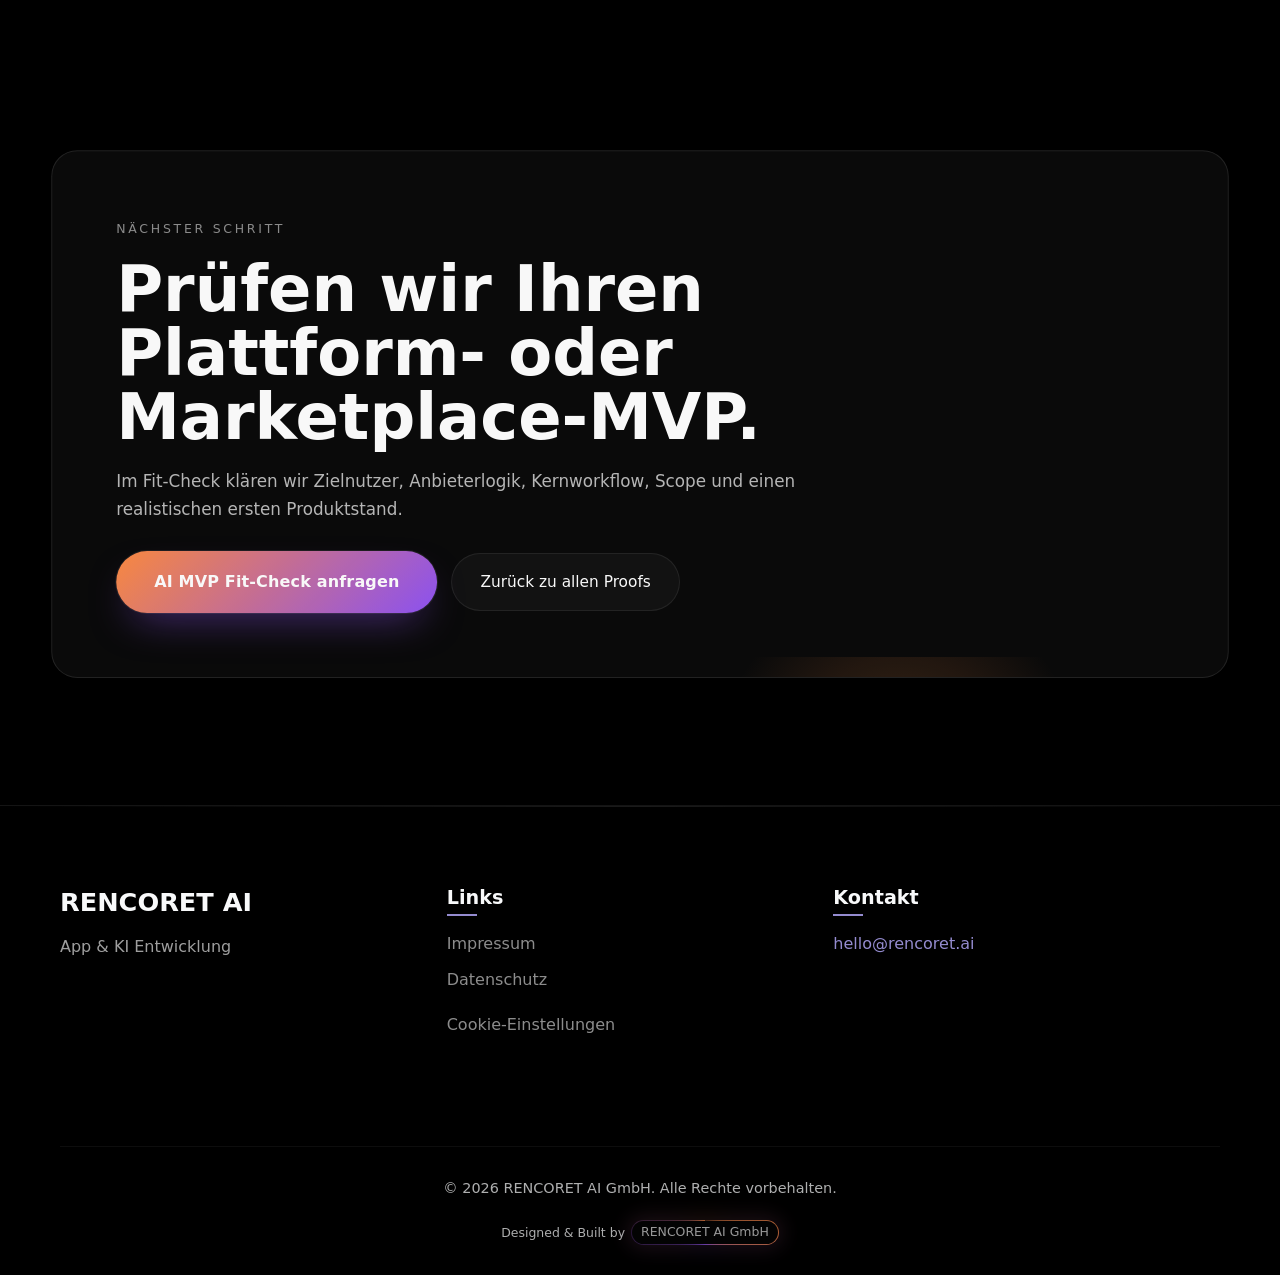
<file: case-study-intown.html>
<!DOCTYPE html>
<html lang="de">

<head>
        <meta charset="UTF-8">
    <meta name="viewport" content="width=device-width, initial-scale=1.0">
    <meta name="color-scheme" content="dark">
    <style id="initial-theme">
        html {
            background-color: #000000;
        }

        body {
            visibility: hidden;
            opacity: 0;
            transition: opacity 0.2s ease;
        }

        html.loaded body {
            visibility: visible;
            opacity: 1;
        }
    </style>

    <title>InTown Case Study | Voting-Plattform | RENCORET AI</title>
    <meta name="description" content="Case Study zu InTown: Voting-Plattform für lokale Gastronomieangebote mit Community-Abstimmung, 150+ Restaurants, 15.000 Nutzern und späterer Akquisition.">
    <meta name="keywords" content="InTown Case Study, Voting App, Gastronomie Plattform, Mobile Web App, RENCORET AI">
    <meta name="author" content="RENCORET AI">
    <meta name="robots" content="noindex, nofollow">

    <meta property="og:title" content="InTown Case Study | RENCORET AI">
    <meta property="og:description" content="Wie InTown lokale Gastronomieangebote abstimmbar machte und Restaurants mit einer aktiven lokalen Community verband.">
    <meta property="og:type" content="article">
    <meta property="og:url" content="https://uzzero.github.io/rencoret-ai-dev-preview/case-study-intown.html">
    <meta property="og:image" content="https://uzzero.github.io/rencoret-ai-dev-preview/img/meta/og-image.png">
    <meta property="og:image:type" content="image/png">
    <meta property="og:image:width" content="1200">
    <meta property="og:image:height" content="630">
    <meta property="og:site_name" content="RENCORET AI">
    <meta property="og:locale" content="de_DE">

    <meta name="twitter:card" content="summary_large_image">
    <meta name="twitter:title" content="InTown Case Study | RENCORET AI">
    <meta name="twitter:description" content="Wie InTown lokale Gastronomieangebote abstimmbar machte und Restaurants mit einer aktiven lokalen Community verband.">
    <meta name="twitter:image" content="https://uzzero.github.io/rencoret-ai-dev-preview/img/meta/og-image.png">

    <link rel="canonical" href="https://uzzero.github.io/rencoret-ai-dev-preview/case-study-intown.html">

    <script type="application/ld+json">
    {
      "@context": "https://schema.org",
      "@type": "CreativeWork",
      "name": "InTown Case Study",
      "description": "Voting-Plattform für lokale Gastronomieangebote, Community-Abstimmung und lokale Angebotsentdeckung.",
      "url": "https://uzzero.github.io/rencoret-ai-dev-preview/case-study-intown.html",
      "image": "https://uzzero.github.io/rencoret-ai-dev-preview/img/projects/intown-app.png",
      "about": "Voting-Plattform",
      "publisher": {
        "@type": "Organization",
        "@id": "https://uzzero.github.io/rencoret-ai-dev-preview/#organization",
        "name": "RENCORET AI",
        "url": "https://uzzero.github.io/rencoret-ai-dev-preview"
      },
      "inLanguage": "de"
    }
    </script>

    <script>
        window.dataLayer = window.dataLayer || [];
        function gtag() { dataLayer.push(arguments); }
        gtag('consent', 'default', {
            'ad_storage': 'denied',
            'ad_user_data': 'denied',
            'ad_personalization': 'denied',
            'analytics_storage': 'denied'
        });

        document.documentElement.setAttribute('data-theme', 'dark');
        localStorage.setItem('theme', 'dark');
    </script>

    <link rel="stylesheet" href="css/case-study-intown.11b07a75971c.css">
    
    <link rel="stylesheet" href="css/print.css" media="print">

    <link rel="icon" type="image/png" sizes="32x32" href="img/favicon/favicon-32x32.png">
    <link rel="icon" type="image/png" sizes="16x16" href="img/favicon/favicon-16x16.png">
    <link rel="apple-touch-icon" sizes="180x180" href="img/favicon/apple-touch-icon.png">
    <link rel="manifest" href="site.webmanifest">

</head>

<body class="campaign-page case-study-page case-study-page--intown">
        <header>
        <div class="container">
            <div class="logo">
                <a href="./" title="RENCORET AI - Startseite">
                    <img src="img/logo-extended.svg" alt="RENCORET AI MVP APPS Logo" class="logo-svg dark-mode-logo" width="220" height="75" fetchpriority="high">
                </a>
            </div>
            <nav aria-label="Case-Study-Navigation">
                <ul>
                    <li><a href="./#projekte">Proof</a></li>
                    <li><a href="ki-mvp-entwickeln-lassen.html">KI-MVP</a></li>
                    <li><a href="internal-ai-assistant-rag.html">RAG</a></li>
                    <li><a href="./#kontakt">Kontakt</a></li>
                </ul>
                <a href="#lead-form" class="nav-cta">Fit-Check anfragen</a>
                <button class="mobile-menu-toggle" aria-label="Menü öffnen" aria-controls="mobile-menu" aria-expanded="false">
                    <span></span>
                    <span></span>
                    <span></span>
                </button>
            </nav>
        </div>
    </header>

        <div class="mobile-menu-overlay"></div>
    <div class="mobile-menu campaign-mobile-menu" id="mobile-menu">
        <div class="mobile-menu-content">
            <div class="mobile-menu-header">
                <a href="./" class="mobile-menu-logo" title="RENCORET AI - Startseite">
                    <img src="img/logo-extended.svg" alt="RENCORET AI MVP APPS Logo" width="220" height="88">
                </a>
                <button class="mobile-menu-close" aria-label="Menü schließen">
                    <span>&times;</span>
                </button>
            </div>
            <ul>
                <li><a href="./#projekte">Proof</a></li>
                <li><a href="ki-mvp-entwickeln-lassen.html">KI-MVP</a></li>
                <li><a href="internal-ai-assistant-rag.html">RAG</a></li>
                <li><a href="./#kontakt">Kontakt</a></li>
            </ul>

            <a href="#lead-form" class="cta-button mobile-menu-cta">Fit-Check anfragen</a>
        </div>
    </div>

    <main>
        <section class="hero hero--apple case-hero" id="top">
            <div class="container-wide">
                <div class="case-hero__grid">
                    <div class="case-hero__content" data-motion="reveal">
                        <div class="case-kicker"><a href="./#projekte">Proof</a><span>/</span><span>Case Study</span></div>
                        <h1>InTown: lokale Gastronomieangebote abstimmbar machen.</h1>
                        <p class="case-hero__lede">InTown machte lokale Angebote abstimmbar: Nutzer:innen nominieren Deals, Restaurants erhalten Sichtbarkeit, die Community entscheidet.</p>
                        <dl class="case-hero__facts">
                            <div>
                                <dt>Produkt</dt>
                                <dd>Mobile/Web-Plattform</dd>
                            </div>
                            <div>
                                <dt>Umfeld</dt>
                                <dd>Lokale Gastronomie</dd>
                            </div>
                            <div>
                                <dt>Nachweis</dt>
                                <dd>150+ Restaurants</dd>
                            </div>
                        </dl>
                    </div>
                    <div class="case-hero__visual" data-motion="stage-scale">
                        <picture class="case-device case-device--landscape">
                            <source srcset="img/projects/intown-app.webp" type="image/webp">
                            <img src="img/projects/intown-app.png" alt="InTown Voting-App für lokale Gastronomie" width="945" height="532" loading="eager" fetchpriority="high">
                        </picture>
                    </div>
                </div>
            </div>
        </section>

        <section class="case-section">
            <div class="container-wide">
                <div class="case-section__intro" data-motion="reveal">
                    <span class="eyebrow">Kontext</span>
                    <h2>Ein lokaler Markt als Community-Produkt.</h2>
                    <p>Das Projekt wurde von der Sparkasse Bielefeld und Google gefördert und später akquiriert. Die vorhandenen Projektinformationen nennen 150+ Restaurants und 15.000 Nutzer.</p>
                </div>
                <div class="case-panel-grid" data-motion="stagger">
                    <article class="case-panel">
                        <dl>
                            <dt>Problem</dt>
                            <dd>Lokale Restaurants und Nutzer brauchten einen einfachen Weg, Nachfrage nach Angeboten sichtbar zu machen.</dd>
                        </dl>
                    </article>
                    <article class="case-panel">
                        <dl>
                            <dt>Lösung</dt>
                            <dd>Voting-Plattform für nominierte Gastro-Angebote, Community-Abstimmung und lokale Angebotsentdeckung.</dd>
                        </dl>
                    </article>
                    <article class="case-panel">
                        <dl>
                            <dt>Scope</dt>
                            <dd>Mobile/Web-Plattform für lokale Angebote, Nominierungen und Abstimmungen.</dd>
                        </dl>
                    </article>
                    <article class="case-panel">
                        <dl>
                            <dt>Nachweis</dt>
                            <dd>150+ Restaurants, 15.000 Nutzer und spätere Akquisition.</dd>
                        </dl>
                    </article>
                </div>
            </div>
        </section>

        <section class="case-section case-section--compact">
            <div class="container-wide">
                <div class="case-proof">
                    <div class="case-proof__image" data-motion="reveal">
                        <picture>
                            <source srcset="img/projects/intown-app.webp" type="image/webp">
                            <img src="img/projects/intown-app.png" alt="InTown App Oberfläche mit Voting-Elementen für lokale Gastronomie" width="945" height="532" loading="lazy">
                        </picture>
                    </div>
                    <div data-motion="reveal">
                        <div class="case-section__intro">
                            <span class="eyebrow">Produkt- und Technik-Scope</span>
                            <h2>Nachfrage, Angebot und Abstimmung in einem Produktpfad.</h2>
                            <p>InTown zeigt einen Produktfall, in dem Nutzeraktionen, lokale Anbieter und Angebotsentdeckung zusammengeführt wurden.</p>
                        </div>
                        <dl class="case-proof-list">
                            <div>
                                <dt>Community</dt>
                                <dd>Nutzer:innen nominieren Deals und stimmen über lokale Angebote ab.</dd>
                            </div>
                            <div>
                                <dt>Anbieter</dt>
                                <dd>Restaurants erhalten Sichtbarkeit innerhalb eines lokalen Produktkontexts.</dd>
                            </div>
                            <div>
                                <dt>Quelle im Bestand</dt>
                                <dd>Projektkarte, Modal, vorhandenes Projektbild und Übersetzungsdaten.</dd>
                            </div>
                        </dl>
                    </div>
                </div>
            </div>
        </section>

        <section class="case-section">
            <div class="container-wide">
                <div class="case-section__intro" data-motion="reveal">
                    <span class="eyebrow">Weitere Proofs</span>
                    <h2>Verwandte Produktbeispiele.</h2>
                </div>
                <div class="case-link-grid" data-motion="stagger">
                    <a class="case-link-card" href="case-study-lebenszeichen.html">
                        <span>Sicherheits-App</span>
                        <strong>Lebenszeichen-App Case Study ansehen</strong>
                    </a>
                    <a class="case-link-card" href="case-study-mealply.html">
                        <span>AI-Rezepte</span>
                        <strong>Mealply Case Study ansehen</strong>
                    </a>
                    <a class="case-link-card" href="ai-mvp-development.html#proof">
                        <span>Service</span>
                        <strong>AI MVP Development ansehen</strong>
                    </a>
                </div>
            </div>
        </section>

        <section class="case-next" id="lead-form">
            <div class="container-wide">
                <div class="case-next__panel" data-motion="reveal">
                    <div class="case-next__content">
                        <span class="eyebrow">Nächster Schritt</span>
                        <h2>Prüfen wir Ihren Plattform- oder Marketplace-MVP.</h2>
                        <p>Im Fit-Check klären wir Zielnutzer, Anbieterlogik, Kernworkflow, Scope und einen realistischen ersten Produktstand.</p>
                        <div class="case-next__actions">
                            <a href="ai-mvp-development.html#lead-form" class="cta-button">AI MVP Fit-Check anfragen</a>
                            <a href="./#projekte" class="btn-ghost">Zurück zu allen Proofs</a>
                        </div>
                    </div>
                </div>
            </div>
        </section>
    </main>

    <footer>
    <div class="container">
        <div class="footer-content">
            <div class="footer-logo">
                <h3>RENCORET AI</h3>
                <p data-i18n="footer.tagline">App & KI Entwicklung</p>
            </div>
            <div class="footer-links">
                <h4 data-i18n="footer.links.heading">Links</h4>
                <ul>
                    <li><a href="impressum.html" data-i18n="footer.links.imprint">Impressum</a></li>
                    <li><a href="datenschutz.html" data-i18n="footer.links.privacy">Datenschutz</a></li>
                    <li><button type="button" class="footer-cookie-button" id="cookie-settings" data-i18n="footer.links.cookies">Cookie-Einstellungen</button></li>
                </ul>
            </div>
            <div class="footer-contact">
                <h4 data-i18n="footer.contact.heading">Kontakt</h4>
                <p><a href="mailto:hello@rencoret.ai">hello@rencoret.ai</a></p>
            </div>
        </div>
        <div class="copyright">
            <p data-i18n="footer.copyright">&copy; 2026 RENCORET AI GmbH. Alle Rechte vorbehalten.</p>
            <p class="footer-credit">
                Designed &amp; Built by
                <a class="rencoret-glow" href="https://uzzero.github.io/rencoret-ai-dev-preview" target="_blank" rel="noopener noreferrer">
                    <span class="ai-glow-inner">RENCORET AI GmbH</span>
                </a>
            </p>
        </div>
    </div>
</footer>

        <div class="sticky-cta" id="sticky-cta" aria-hidden="true" inert>
        <a href="#lead-form" class="cta-button sticky-cta__button" tabindex="-1">Fit-Check anfragen</a>
    </div>

    <div id="cookie-banner" class="cookie-banner" style="display: none;">
        <div class="cookie-content">
            <p>Wir verwenden Cookies und Tracking-Technologien, um Nutzung, Conversion-Messung und Remarketing auszuwerten. Nicht notwendiges Tracking laden wir erst nach Ihrer aktiven Zustimmung. Details finden Sie in unserer <a href="datenschutz.html">Datenschutzerklärung</a>.</p>
            <div class="cookie-buttons">
                <button id="reject-cookies" class="cookie-btn cookie-btn-reject" type="button">Ablehnen</button>
                <button id="accept-cookies" class="cookie-btn cookie-btn-accept" type="button">Akzeptieren</button>
            </div>
        </div>
    </div>

    <script src="js/navigation.js?v=search-readiness-20260613" defer></script>
    <script src="js/lead-attribution.js" defer></script>
    <script src="js/faq.js?v=campaign-20260612" defer></script>
    <script src="js/campaign-page.js?v=campaign-20260612" defer></script>
    <script src="js/analytics.js" defer></script>

</body>

</html>
</file>
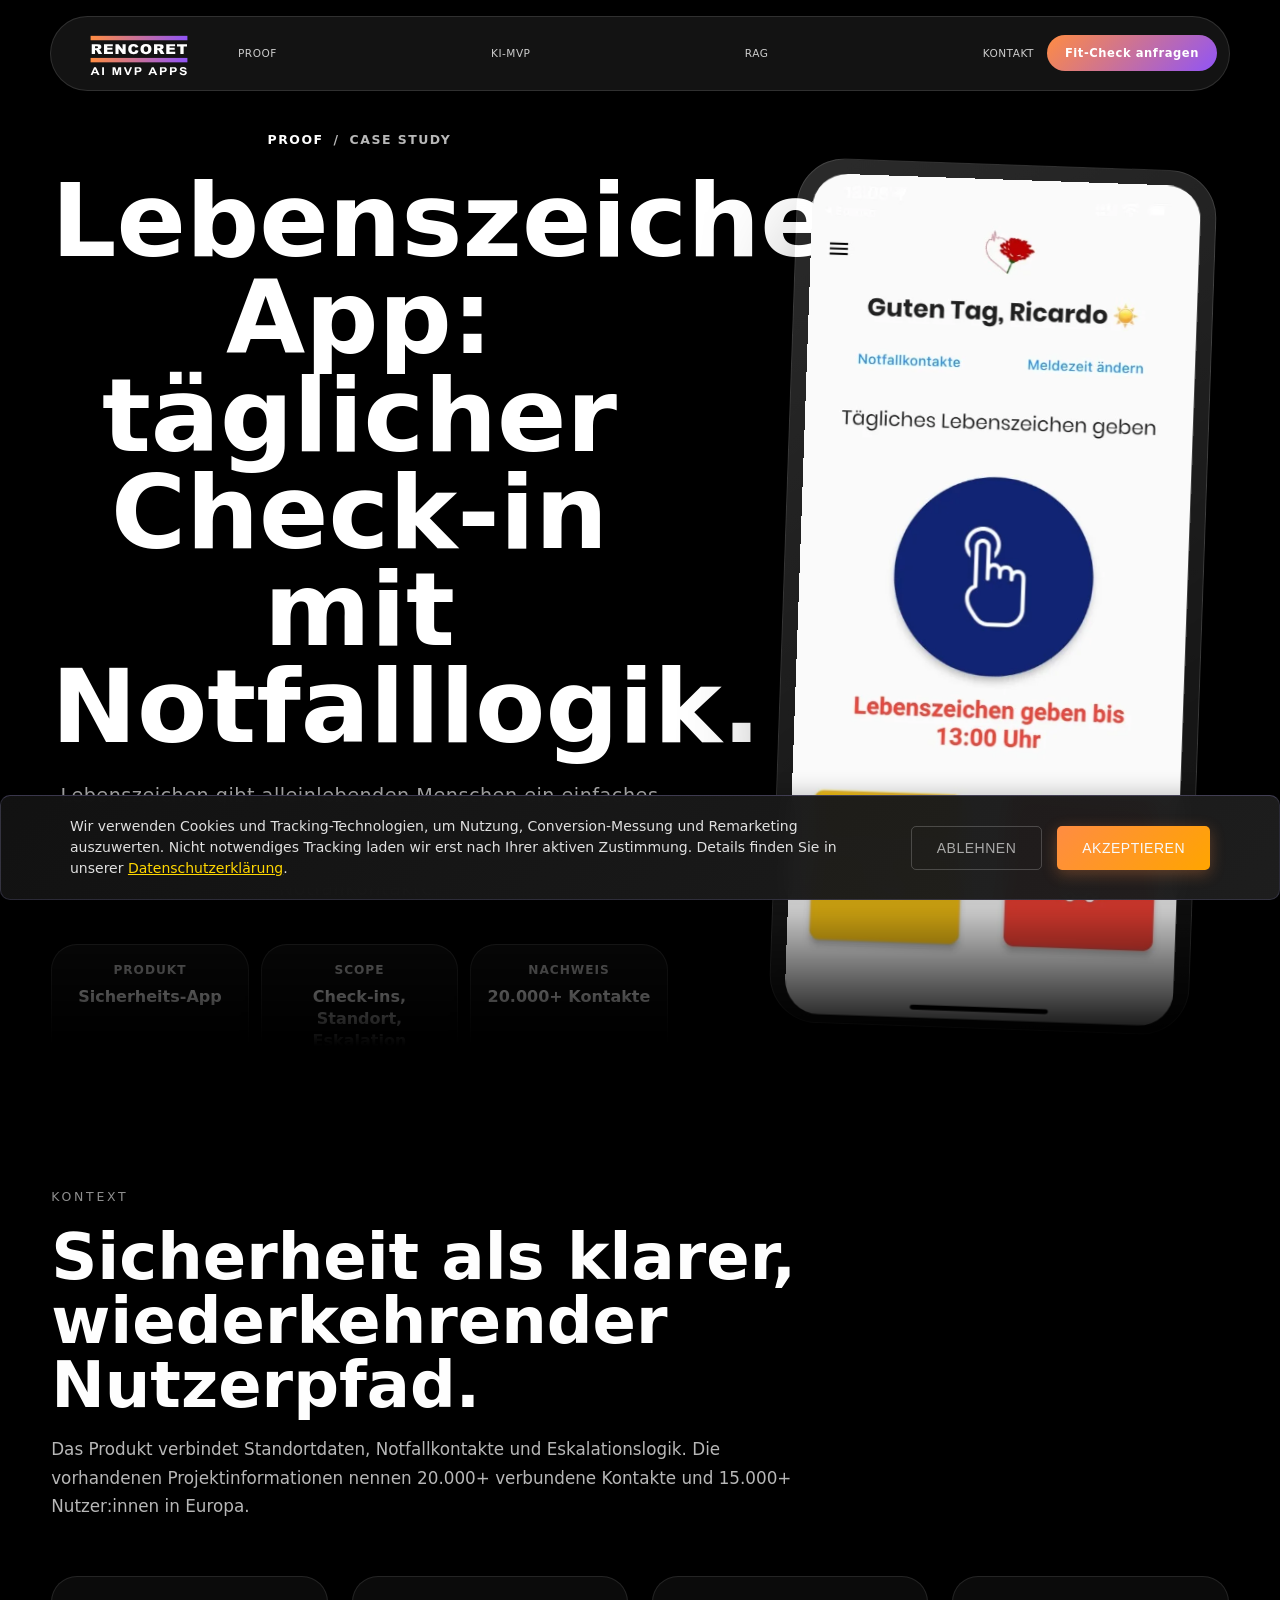
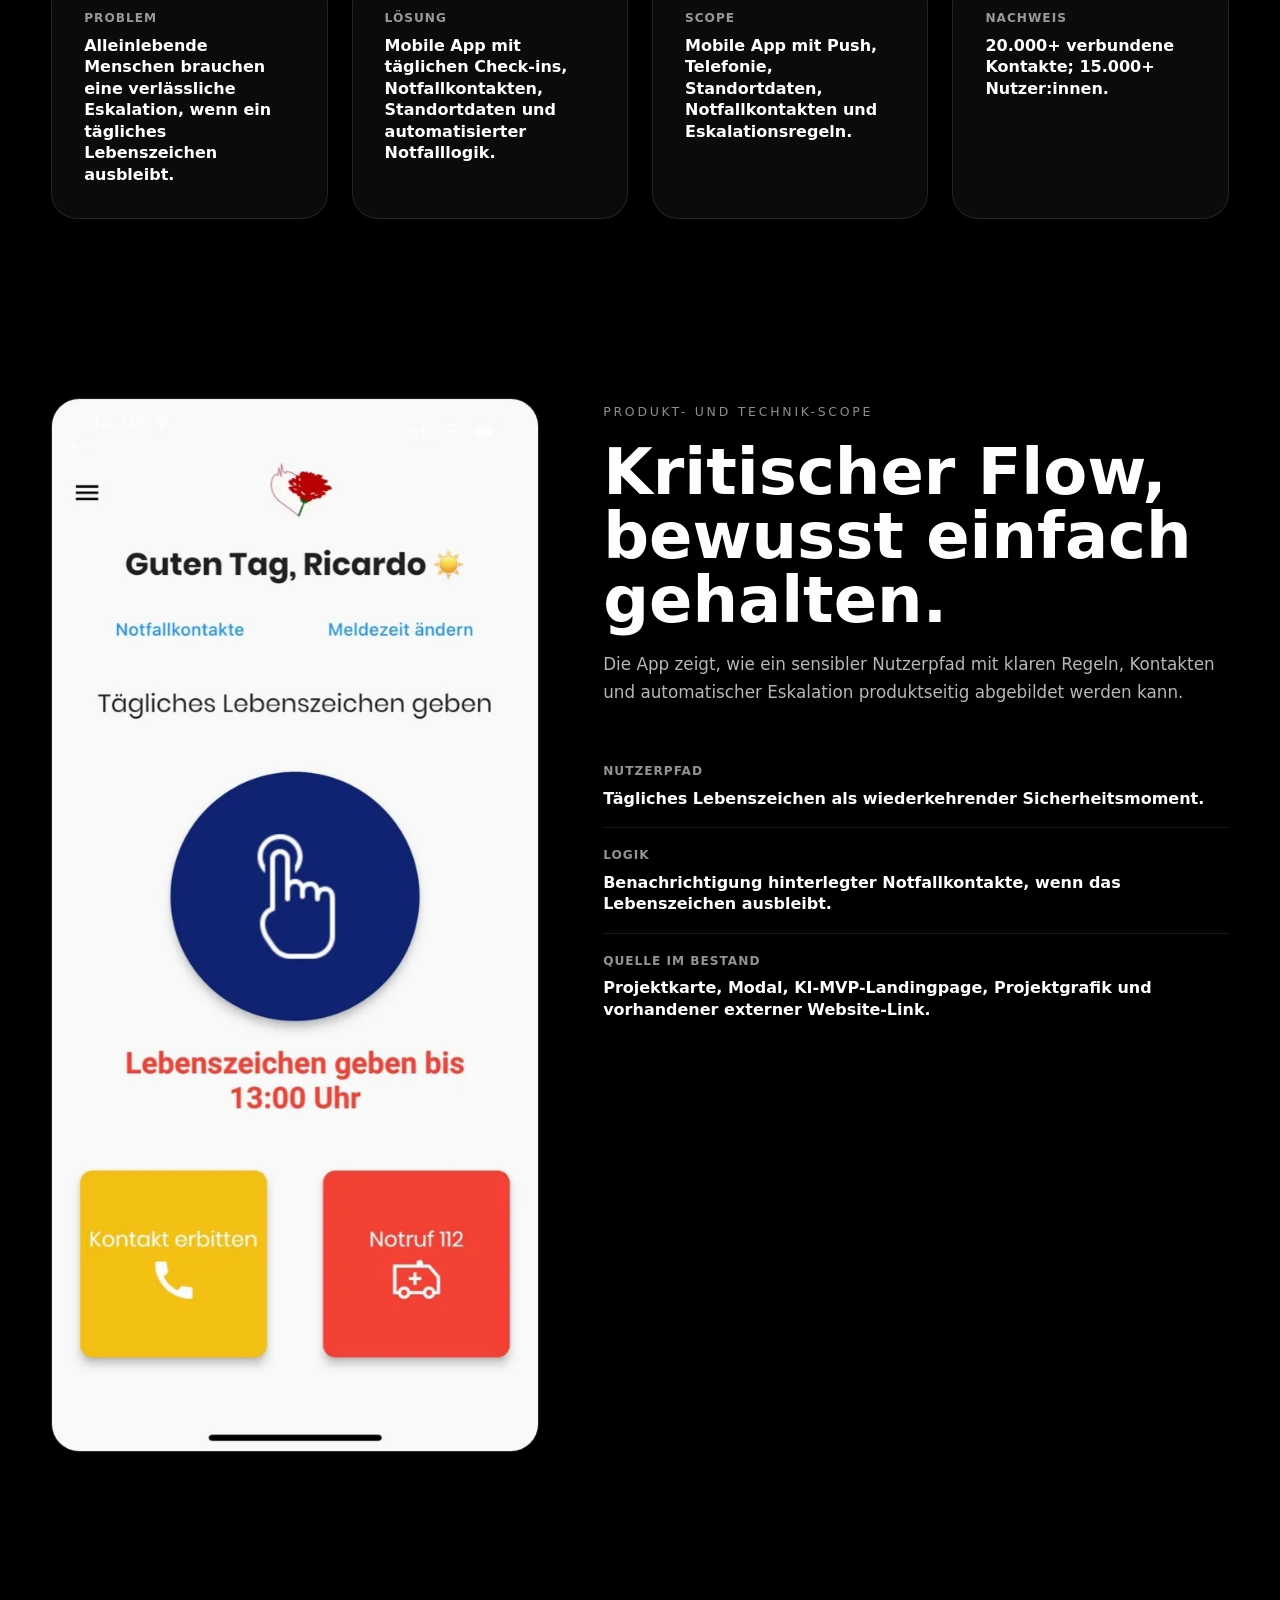
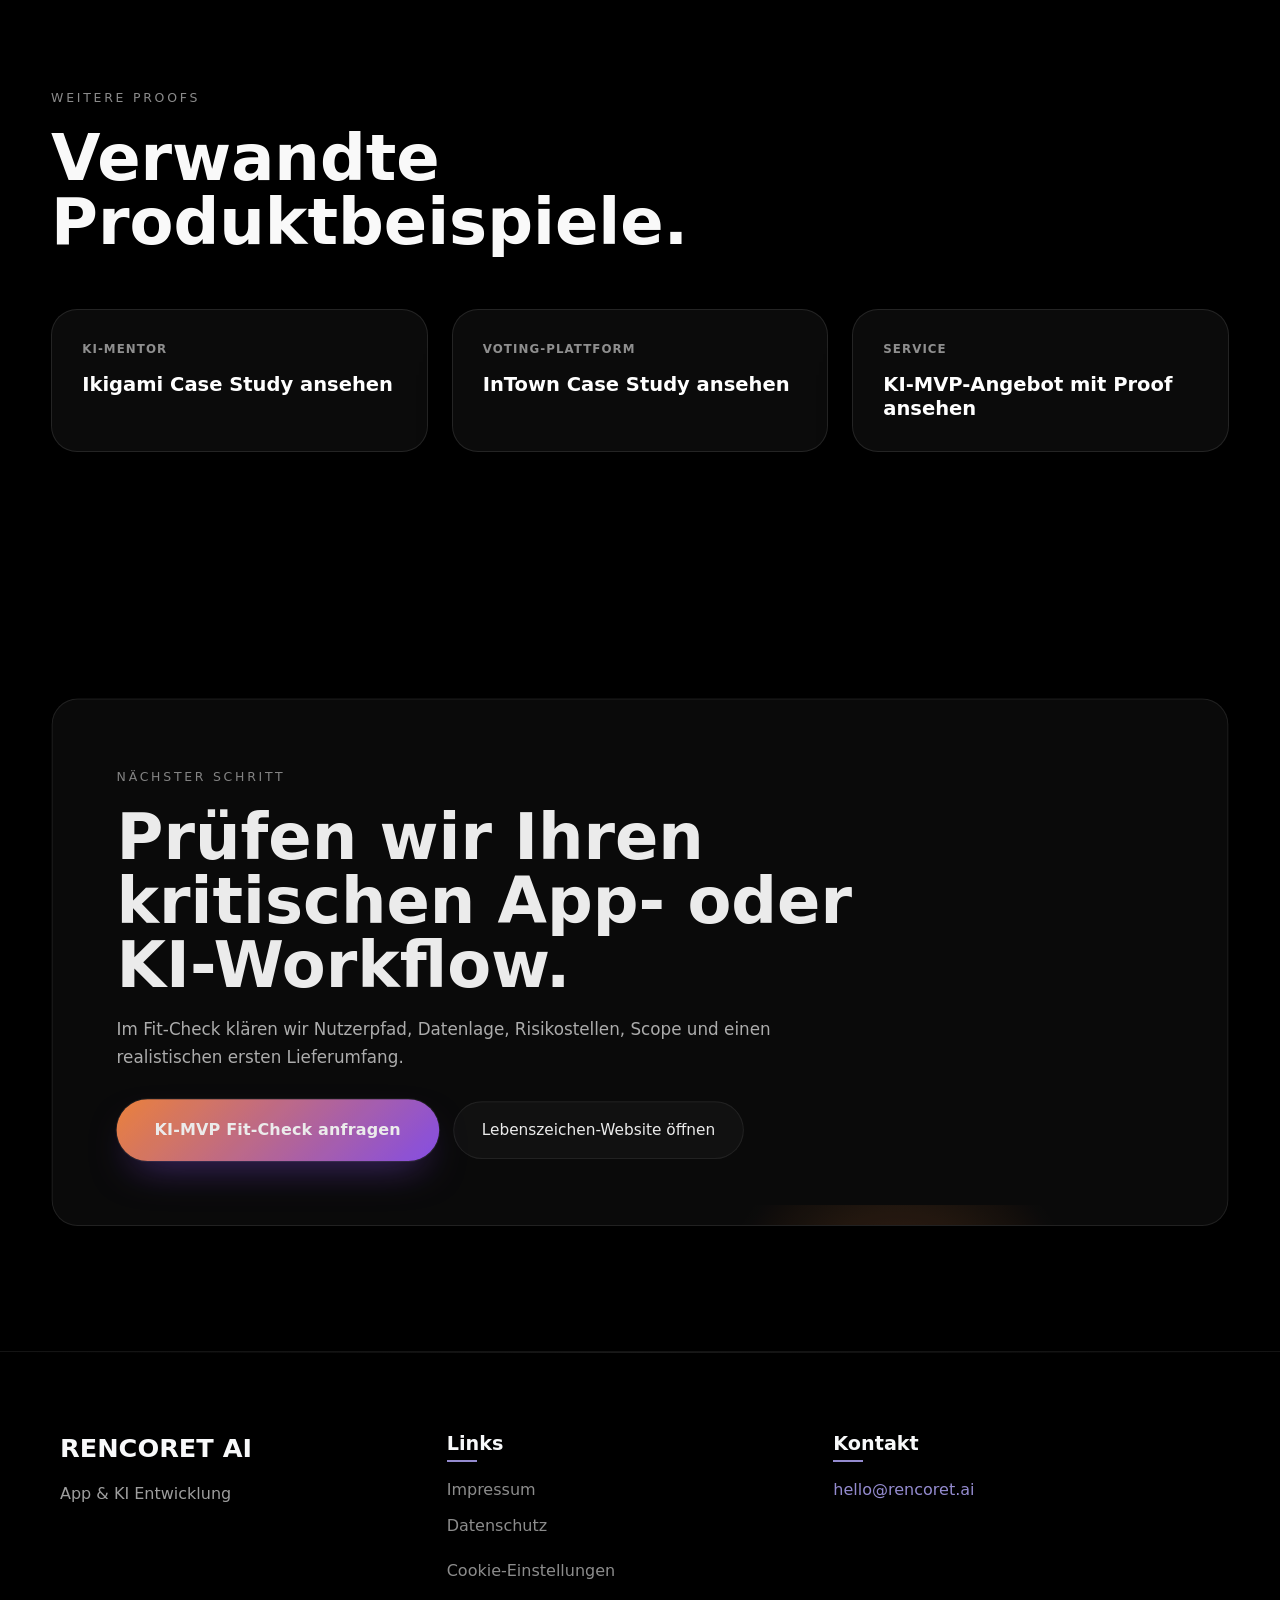
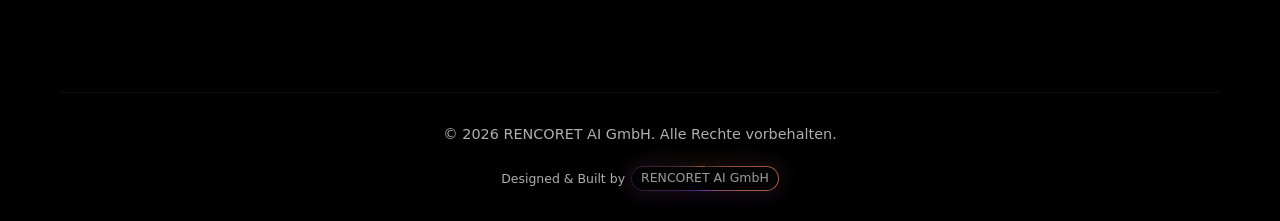
<file: case-study-lebenszeichen.html>
<!DOCTYPE html>
<html lang="de">

<head>
        <meta charset="UTF-8">
    <meta name="viewport" content="width=device-width, initial-scale=1.0">
    <meta name="color-scheme" content="dark">
    <style id="initial-theme">
        html {
            background-color: #000000;
        }

        body {
            visibility: hidden;
            opacity: 0;
            transition: opacity 0.2s ease;
        }

        html.loaded body {
            visibility: visible;
            opacity: 1;
        }
    </style>

    <title>Lebenszeichen-App Case Study | RENCORET AI</title>
    <meta name="description" content="Case Study zur Lebenszeichen-App: Sicherheits-App mit täglichen Check-ins, Notfallkontakten, Standortdaten, Eskalationslogik, 20.000+ Kontakten und 15.000+ Nutzer:innen.">
    <meta name="keywords" content="Lebenszeichen App Case Study, Sicherheits-App, Mobile App Entwicklung, Notfallkontakte, RENCORET AI">
    <meta name="author" content="RENCORET AI">
    <meta name="robots" content="noindex, nofollow">

    <meta property="og:title" content="Lebenszeichen-App Case Study | RENCORET AI">
    <meta property="og:description" content="Wie die Lebenszeichen-App alleinlebende Menschen mit täglichem Check-in und automatischer Eskalation unterstützt.">
    <meta property="og:type" content="article">
    <meta property="og:url" content="https://uzzero.github.io/rencoret-ai-dev-preview/case-study-lebenszeichen.html">
    <meta property="og:image" content="https://uzzero.github.io/rencoret-ai-dev-preview/img/meta/og-image.png">
    <meta property="og:image:type" content="image/png">
    <meta property="og:image:width" content="1200">
    <meta property="og:image:height" content="630">
    <meta property="og:site_name" content="RENCORET AI">
    <meta property="og:locale" content="de_DE">

    <meta name="twitter:card" content="summary_large_image">
    <meta name="twitter:title" content="Lebenszeichen-App Case Study | RENCORET AI">
    <meta name="twitter:description" content="Wie die Lebenszeichen-App alleinlebende Menschen mit täglichem Check-in und automatischer Eskalation unterstützt.">
    <meta name="twitter:image" content="https://uzzero.github.io/rencoret-ai-dev-preview/img/meta/og-image.png">

    <link rel="canonical" href="https://uzzero.github.io/rencoret-ai-dev-preview/case-study-lebenszeichen.html">

    <script type="application/ld+json">
    {
      "@context": "https://schema.org",
      "@type": "CreativeWork",
      "name": "Lebenszeichen-App Case Study",
      "description": "Sicherheits-App mit täglichen Check-ins, Notfallkontakten, Standortdaten und automatisierter Notfalllogik.",
      "url": "https://uzzero.github.io/rencoret-ai-dev-preview/case-study-lebenszeichen.html",
      "image": "https://uzzero.github.io/rencoret-ai-dev-preview/img/projects/lebenszeichen-app.jpg.jpeg",
      "about": "Sicherheits-App",
      "publisher": {
        "@type": "Organization",
        "@id": "https://uzzero.github.io/rencoret-ai-dev-preview/#organization",
        "name": "RENCORET AI",
        "url": "https://uzzero.github.io/rencoret-ai-dev-preview"
      },
      "inLanguage": "de"
    }
    </script>

    <script>
        window.dataLayer = window.dataLayer || [];
        function gtag() { dataLayer.push(arguments); }
        gtag('consent', 'default', {
            'ad_storage': 'denied',
            'ad_user_data': 'denied',
            'ad_personalization': 'denied',
            'analytics_storage': 'denied'
        });

        document.documentElement.setAttribute('data-theme', 'dark');
        localStorage.setItem('theme', 'dark');
    </script>

    <link rel="stylesheet" href="css/case-study-lebenszeichen.11b07a75971c.css">
    
    <link rel="stylesheet" href="css/print.css" media="print">

    <link rel="icon" type="image/png" sizes="32x32" href="img/favicon/favicon-32x32.png">
    <link rel="icon" type="image/png" sizes="16x16" href="img/favicon/favicon-16x16.png">
    <link rel="apple-touch-icon" sizes="180x180" href="img/favicon/apple-touch-icon.png">
    <link rel="manifest" href="site.webmanifest">

</head>

<body class="campaign-page case-study-page case-study-page--lebenszeichen">
        <header>
        <div class="container">
            <div class="logo">
                <a href="./" title="RENCORET AI - Startseite">
                    <img src="img/logo-extended.svg" alt="RENCORET AI MVP APPS Logo" class="logo-svg dark-mode-logo" width="220" height="75" fetchpriority="high">
                </a>
            </div>
            <nav aria-label="Case-Study-Navigation">
                <ul>
                    <li><a href="./#projekte">Proof</a></li>
                    <li><a href="ki-mvp-entwickeln-lassen.html">KI-MVP</a></li>
                    <li><a href="internal-ai-assistant-rag.html">RAG</a></li>
                    <li><a href="./#kontakt">Kontakt</a></li>
                </ul>
                <a href="#lead-form" class="nav-cta">Fit-Check anfragen</a>
                <button class="mobile-menu-toggle" aria-label="Menü öffnen" aria-controls="mobile-menu" aria-expanded="false">
                    <span></span>
                    <span></span>
                    <span></span>
                </button>
            </nav>
        </div>
    </header>

        <div class="mobile-menu-overlay"></div>
    <div class="mobile-menu campaign-mobile-menu" id="mobile-menu">
        <div class="mobile-menu-content">
            <div class="mobile-menu-header">
                <a href="./" class="mobile-menu-logo" title="RENCORET AI - Startseite">
                    <img src="img/logo-extended.svg" alt="RENCORET AI MVP APPS Logo" width="220" height="88">
                </a>
                <button class="mobile-menu-close" aria-label="Menü schließen">
                    <span>&times;</span>
                </button>
            </div>
            <ul>
                <li><a href="./#projekte">Proof</a></li>
                <li><a href="ki-mvp-entwickeln-lassen.html">KI-MVP</a></li>
                <li><a href="internal-ai-assistant-rag.html">RAG</a></li>
                <li><a href="./#kontakt">Kontakt</a></li>
            </ul>

            <a href="#lead-form" class="cta-button mobile-menu-cta">Fit-Check anfragen</a>
        </div>
    </div>

    <main>
        <section class="hero hero--apple case-hero" id="top">
            <div class="container-wide">
                <div class="case-hero__grid">
                    <div class="case-hero__content" data-motion="reveal">
                        <div class="case-kicker"><a href="./#projekte">Proof</a><span>/</span><span>Case Study</span></div>
                        <h1>Lebenszeichen-App: täglicher Check-in mit Notfalllogik.</h1>
                        <p class="case-hero__lede">Lebenszeichen gibt alleinlebenden Menschen ein einfaches tägliches Sicherheitsritual. Bleibt das Lebenszeichen aus, benachrichtigt die App automatisch hinterlegte Notfallkontakte.</p>
                        <dl class="case-hero__facts">
                            <div>
                                <dt>Produkt</dt>
                                <dd>Sicherheits-App</dd>
                            </div>
                            <div>
                                <dt>Scope</dt>
                                <dd>Check-ins, Standort, Eskalation</dd>
                            </div>
                            <div>
                                <dt>Nachweis</dt>
                                <dd>20.000+ Kontakte</dd>
                            </div>
                        </dl>
                    </div>
                    <div class="case-hero__visual" data-motion="stage-scale">
                        <picture class="case-device">
                            <source srcset="img/projects/lebenszeichen-app.webp" type="image/webp">
                            <img src="img/projects/lebenszeichen-app.jpg.jpeg" alt="Lebenszeichen-App Screen mit täglichem Sicherheitscheck" width="591" height="1280" loading="eager" fetchpriority="high">
                        </picture>
                    </div>
                </div>
            </div>
        </section>

        <section class="case-section">
            <div class="container-wide">
                <div class="case-section__intro" data-motion="reveal">
                    <span class="eyebrow">Kontext</span>
                    <h2>Sicherheit als klarer, wiederkehrender Nutzerpfad.</h2>
                    <p>Das Produkt verbindet Standortdaten, Notfallkontakte und Eskalationslogik. Die vorhandenen Projektinformationen nennen 20.000+ verbundene Kontakte und 15.000+ Nutzer:innen in Europa.</p>
                </div>
                <div class="case-panel-grid" data-motion="stagger">
                    <article class="case-panel">
                        <dl>
                            <dt>Problem</dt>
                            <dd>Alleinlebende Menschen brauchen eine verlässliche Eskalation, wenn ein tägliches Lebenszeichen ausbleibt.</dd>
                        </dl>
                    </article>
                    <article class="case-panel">
                        <dl>
                            <dt>Lösung</dt>
                            <dd>Mobile App mit täglichen Check-ins, Notfallkontakten, Standortdaten und automatisierter Notfalllogik.</dd>
                        </dl>
                    </article>
                    <article class="case-panel">
                        <dl>
                            <dt>Scope</dt>
                            <dd>Mobile App mit Push, Telefonie, Standortdaten, Notfallkontakten und Eskalationsregeln.</dd>
                        </dl>
                    </article>
                    <article class="case-panel">
                        <dl>
                            <dt>Nachweis</dt>
                            <dd>20.000+ verbundene Kontakte; 15.000+ Nutzer:innen.</dd>
                        </dl>
                    </article>
                </div>
            </div>
        </section>

        <section class="case-section case-section--compact">
            <div class="container-wide">
                <div class="case-proof">
                    <div class="case-proof__image" data-motion="reveal">
                        <picture>
                            <source srcset="img/projects/lebenszeichen-app.webp" type="image/webp">
                            <img src="img/projects/lebenszeichen-app.jpg.jpeg" alt="Lebenszeichen-App Oberfläche mit täglichem Check-in" width="591" height="1280" loading="lazy">
                        </picture>
                    </div>
                    <div data-motion="reveal">
                        <div class="case-section__intro">
                            <span class="eyebrow">Produkt- und Technik-Scope</span>
                            <h2>Kritischer Flow, bewusst einfach gehalten.</h2>
                            <p>Die App zeigt, wie ein sensibler Nutzerpfad mit klaren Regeln, Kontakten und automatischer Eskalation produktseitig abgebildet werden kann.</p>
                        </div>
                        <dl class="case-proof-list">
                            <div>
                                <dt>Nutzerpfad</dt>
                                <dd>Tägliches Lebenszeichen als wiederkehrender Sicherheitsmoment.</dd>
                            </div>
                            <div>
                                <dt>Logik</dt>
                                <dd>Benachrichtigung hinterlegter Notfallkontakte, wenn das Lebenszeichen ausbleibt.</dd>
                            </div>
                            <div>
                                <dt>Quelle im Bestand</dt>
                                <dd>Projektkarte, Modal, KI-MVP-Landingpage, Projektgrafik und vorhandener externer Website-Link.</dd>
                            </div>
                        </dl>
                    </div>
                </div>
            </div>
        </section>

        <section class="case-section">
            <div class="container-wide">
                <div class="case-section__intro" data-motion="reveal">
                    <span class="eyebrow">Weitere Proofs</span>
                    <h2>Verwandte Produktbeispiele.</h2>
                </div>
                <div class="case-link-grid" data-motion="stagger">
                    <a class="case-link-card" href="case-study-ikigami.html">
                        <span>KI-Mentor</span>
                        <strong>Ikigami Case Study ansehen</strong>
                    </a>
                    <a class="case-link-card" href="case-study-intown.html">
                        <span>Voting-Plattform</span>
                        <strong>InTown Case Study ansehen</strong>
                    </a>
                    <a class="case-link-card" href="ki-mvp-entwickeln-lassen.html#proof">
                        <span>Service</span>
                        <strong>KI-MVP-Angebot mit Proof ansehen</strong>
                    </a>
                </div>
            </div>
        </section>

        <section class="case-next" id="lead-form">
            <div class="container-wide">
                <div class="case-next__panel" data-motion="reveal">
                    <div class="case-next__content">
                        <span class="eyebrow">Nächster Schritt</span>
                        <h2>Prüfen wir Ihren kritischen App- oder KI-Workflow.</h2>
                        <p>Im Fit-Check klären wir Nutzerpfad, Datenlage, Risikostellen, Scope und einen realistischen ersten Lieferumfang.</p>
                        <div class="case-next__actions">
                            <a href="ki-mvp-entwickeln-lassen.html#lead-form" class="cta-button">KI-MVP Fit-Check anfragen</a>
                            <a href="https://lebenszeichen-app.de/" target="_blank" rel="noopener" class="btn-ghost">Lebenszeichen-Website öffnen</a>
                        </div>
                    </div>
                </div>
            </div>
        </section>
    </main>

    <footer>
    <div class="container">
        <div class="footer-content">
            <div class="footer-logo">
                <h3>RENCORET AI</h3>
                <p data-i18n="footer.tagline">App & KI Entwicklung</p>
            </div>
            <div class="footer-links">
                <h4 data-i18n="footer.links.heading">Links</h4>
                <ul>
                    <li><a href="impressum.html" data-i18n="footer.links.imprint">Impressum</a></li>
                    <li><a href="datenschutz.html" data-i18n="footer.links.privacy">Datenschutz</a></li>
                    <li><button type="button" class="footer-cookie-button" id="cookie-settings" data-i18n="footer.links.cookies">Cookie-Einstellungen</button></li>
                </ul>
            </div>
            <div class="footer-contact">
                <h4 data-i18n="footer.contact.heading">Kontakt</h4>
                <p><a href="mailto:hello@rencoret.ai">hello@rencoret.ai</a></p>
            </div>
        </div>
        <div class="copyright">
            <p data-i18n="footer.copyright">&copy; 2026 RENCORET AI GmbH. Alle Rechte vorbehalten.</p>
            <p class="footer-credit">
                Designed &amp; Built by
                <a class="rencoret-glow" href="https://uzzero.github.io/rencoret-ai-dev-preview" target="_blank" rel="noopener noreferrer">
                    <span class="ai-glow-inner">RENCORET AI GmbH</span>
                </a>
            </p>
        </div>
    </div>
</footer>

        <div class="sticky-cta" id="sticky-cta" aria-hidden="true" inert>
        <a href="#lead-form" class="cta-button sticky-cta__button" tabindex="-1">Fit-Check anfragen</a>
    </div>

    <div id="cookie-banner" class="cookie-banner" style="display: none;">
        <div class="cookie-content">
            <p>Wir verwenden Cookies und Tracking-Technologien, um Nutzung, Conversion-Messung und Remarketing auszuwerten. Nicht notwendiges Tracking laden wir erst nach Ihrer aktiven Zustimmung. Details finden Sie in unserer <a href="datenschutz.html">Datenschutzerklärung</a>.</p>
            <div class="cookie-buttons">
                <button id="reject-cookies" class="cookie-btn cookie-btn-reject" type="button">Ablehnen</button>
                <button id="accept-cookies" class="cookie-btn cookie-btn-accept" type="button">Akzeptieren</button>
            </div>
        </div>
    </div>

    <script src="js/navigation.js?v=search-readiness-20260613" defer></script>
    <script src="js/lead-attribution.js" defer></script>
    <script src="js/faq.js?v=campaign-20260612" defer></script>
    <script src="js/campaign-page.js?v=campaign-20260612" defer></script>
    <script src="js/analytics.js" defer></script>

</body>

</html>
</file>
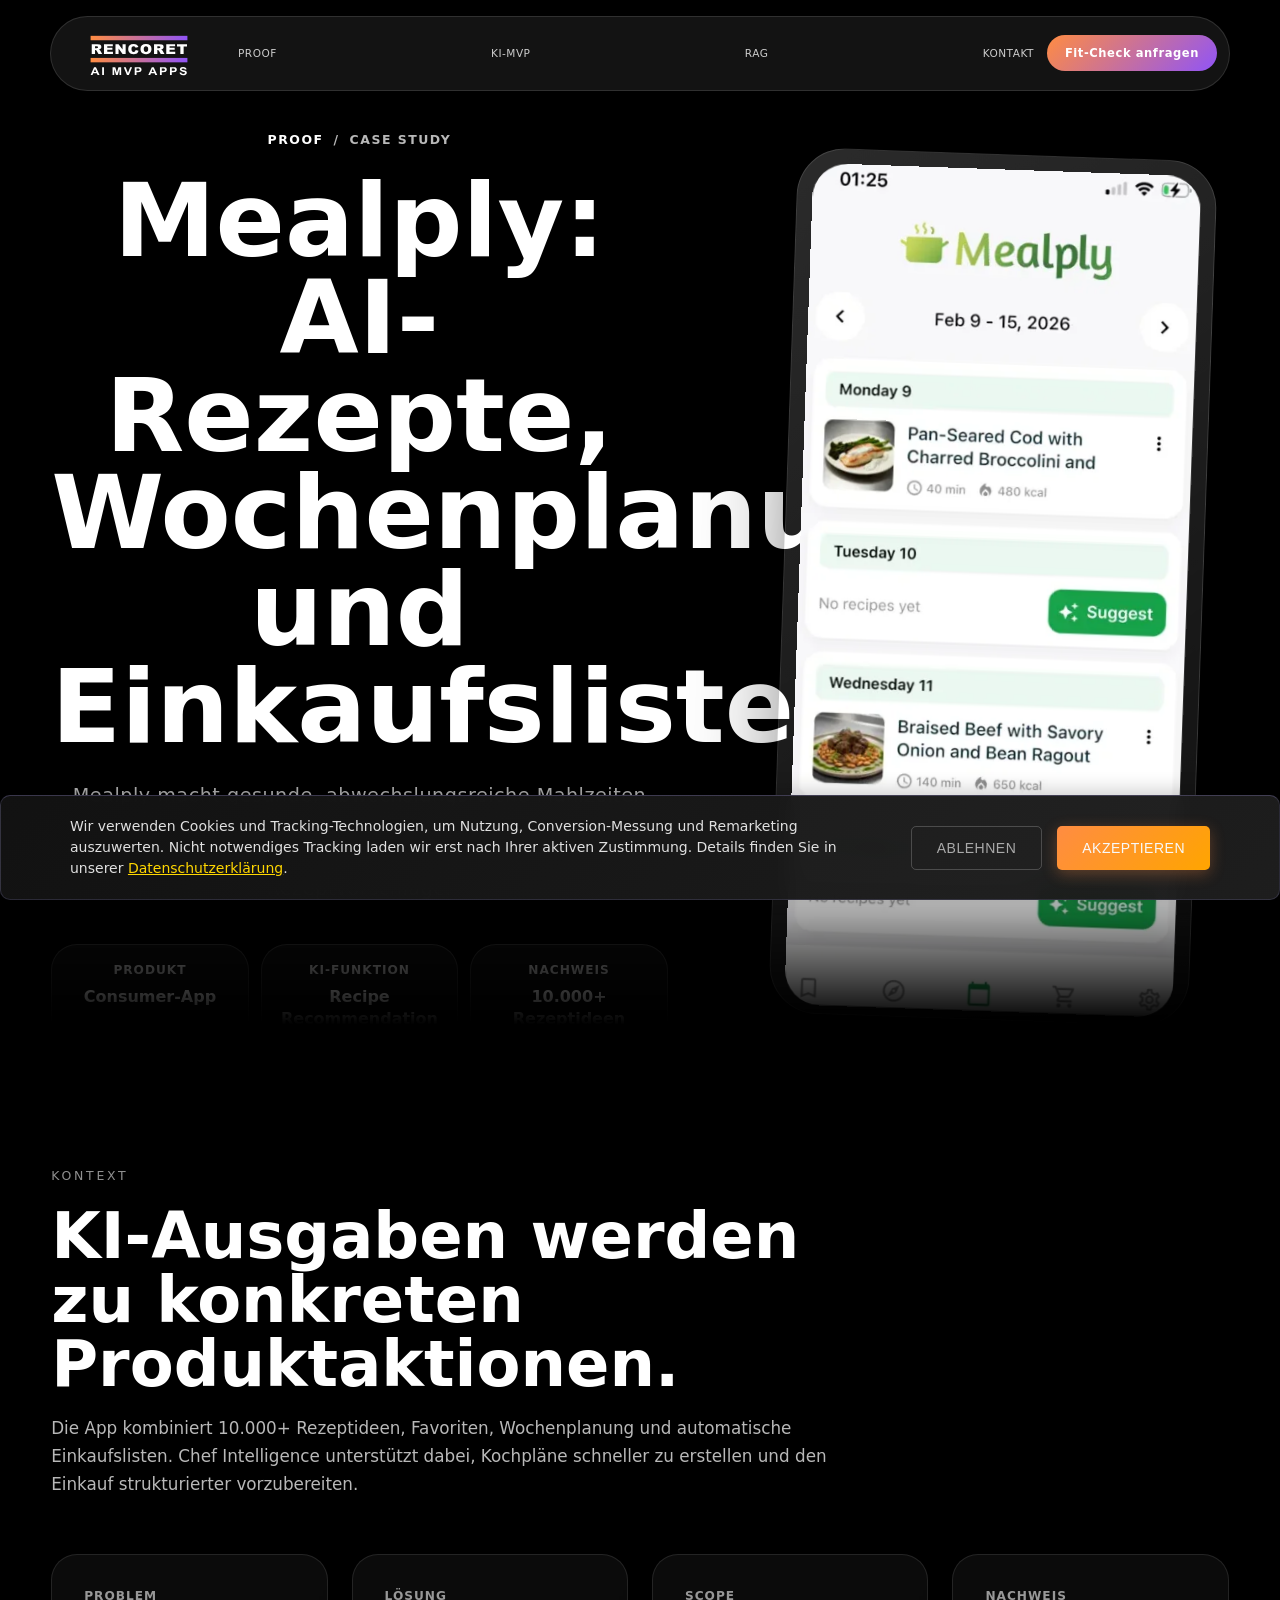
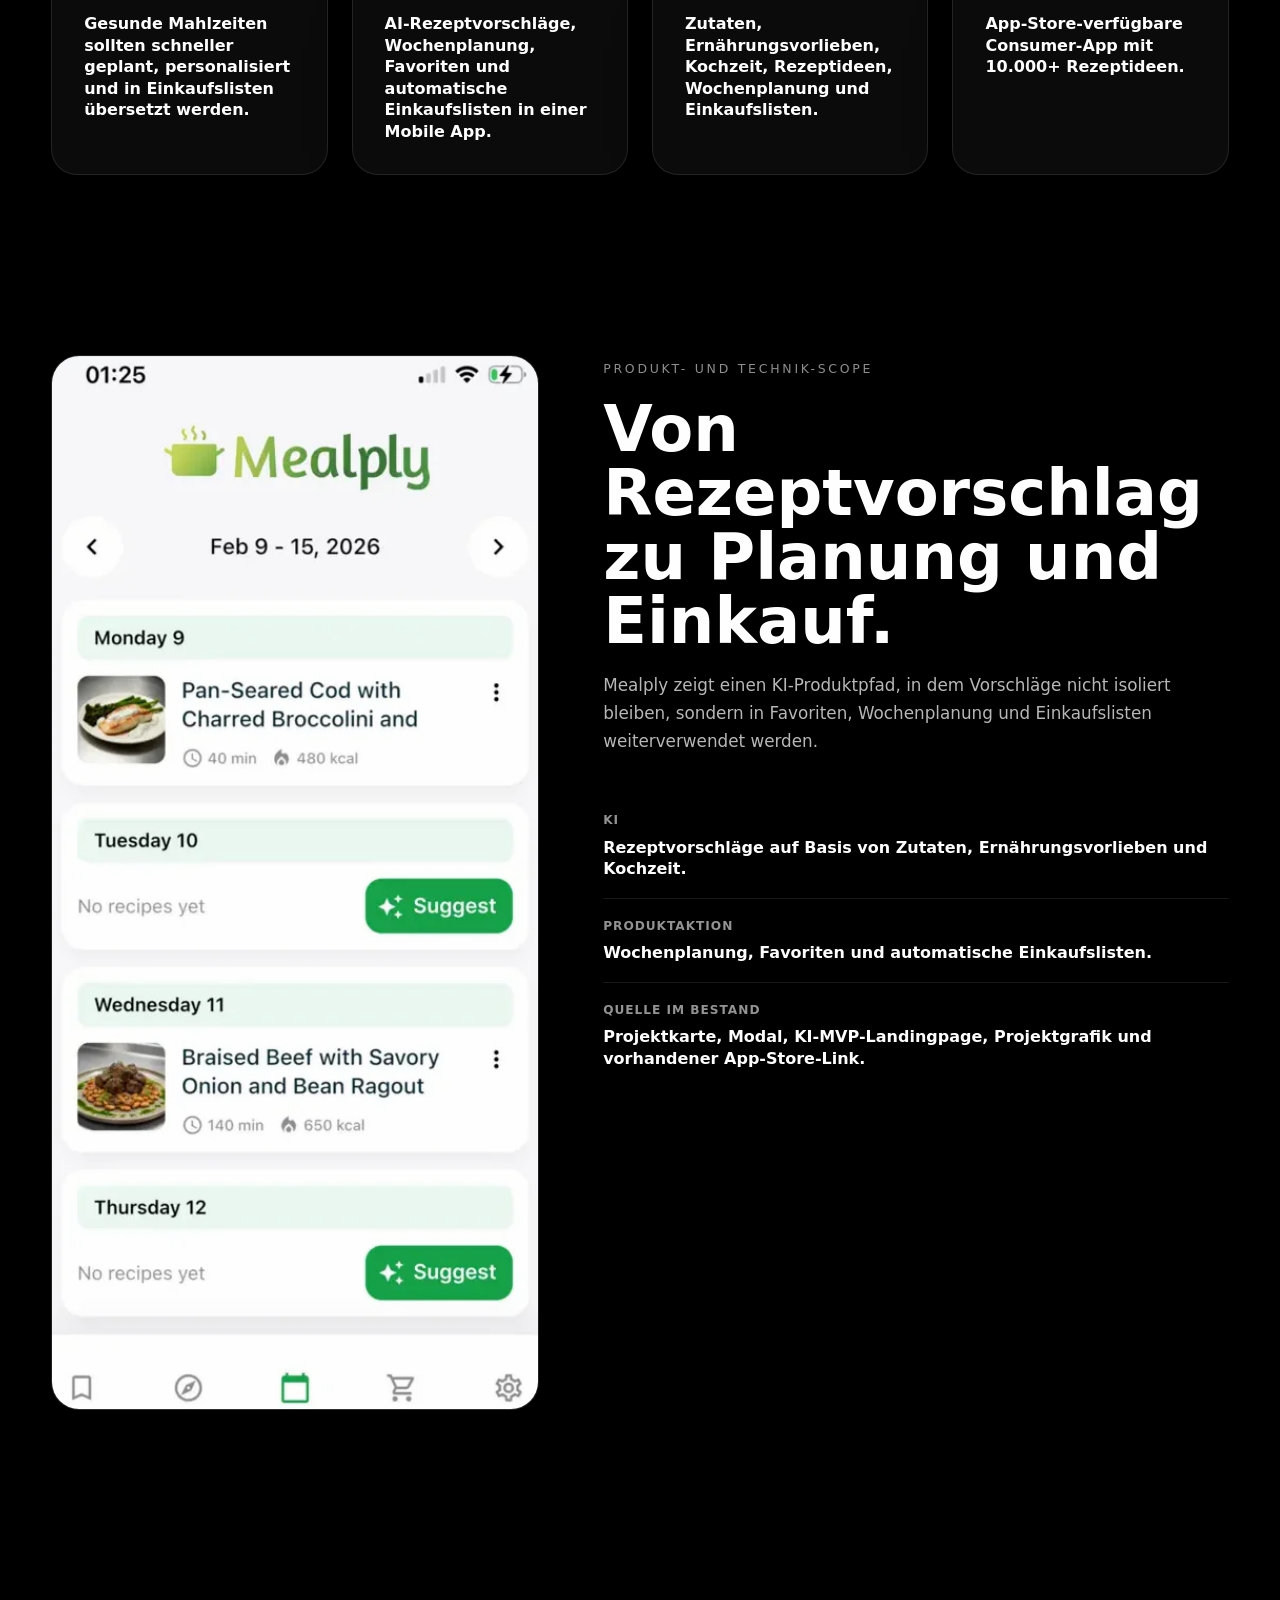
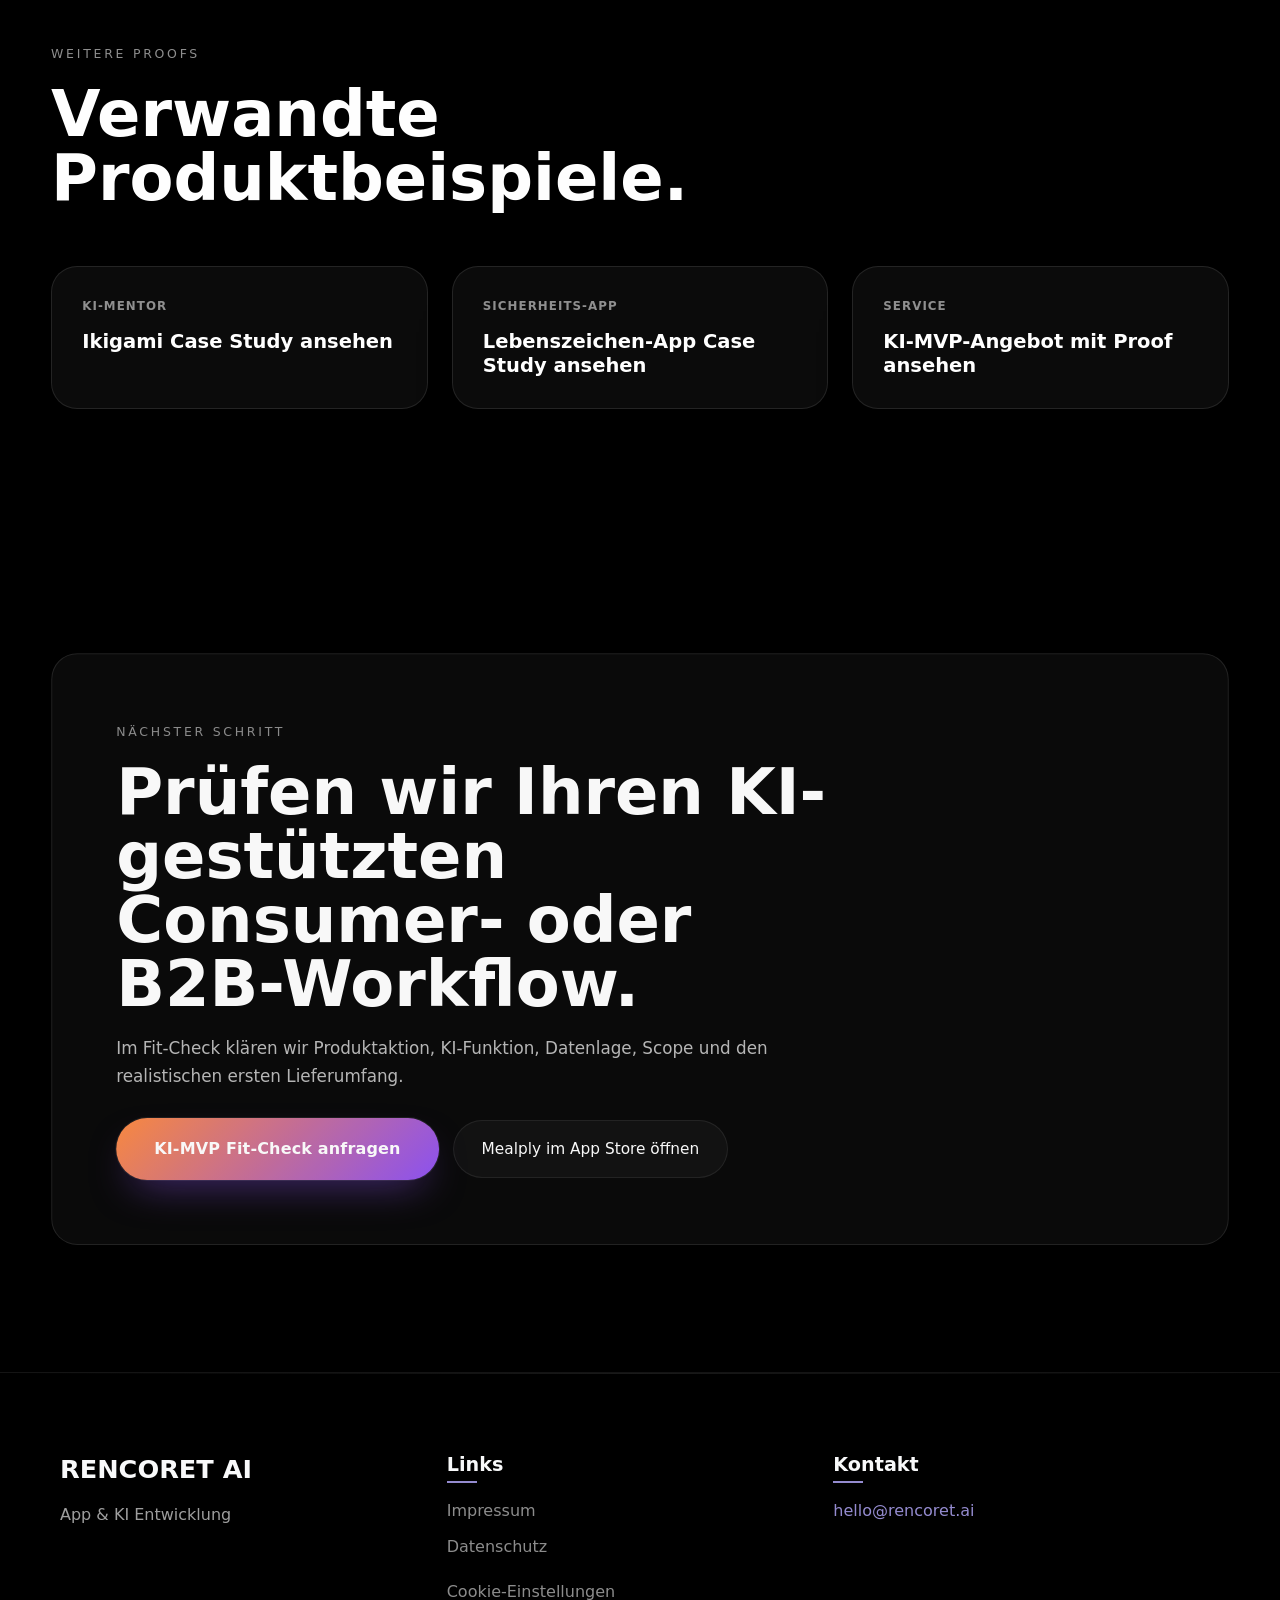
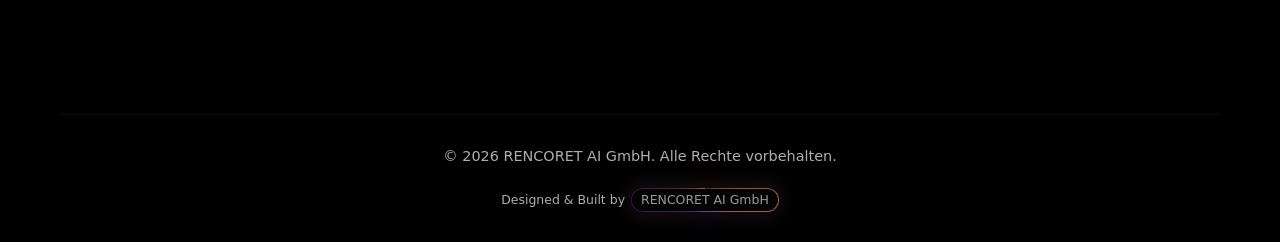
<file: case-study-mealply.html>
<!DOCTYPE html>
<html lang="de">

<head>
        <meta charset="UTF-8">
    <meta name="viewport" content="width=device-width, initial-scale=1.0">
    <meta name="color-scheme" content="dark">
    <style id="initial-theme">
        html {
            background-color: #000000;
        }

        body {
            visibility: hidden;
            opacity: 0;
            transition: opacity 0.2s ease;
        }

        html.loaded body {
            visibility: visible;
            opacity: 1;
        }
    </style>

    <title>Mealply Case Study | AI-Rezepte & Meal Planning | RENCORET AI</title>
    <meta name="description" content="Case Study zu Mealply: App-Store-verfügbare Consumer-App mit KI-Rezeptideen, Wochenplanung, Favoriten, automatischen Einkaufslisten und 10.000+ Rezeptideen.">
    <meta name="keywords" content="Mealply Case Study, AI Rezepte, Meal Planning App, Einkaufslisten App, RENCORET AI">
    <meta name="author" content="RENCORET AI">
    <meta name="robots" content="noindex, nofollow">

    <meta property="og:title" content="Mealply Case Study | RENCORET AI">
    <meta property="og:description" content="Wie Mealply KI-Rezeptvorschläge, Wochenplanung und automatische Einkaufslisten in einer Consumer-App verbindet.">
    <meta property="og:type" content="article">
    <meta property="og:url" content="https://uzzero.github.io/rencoret-ai-dev-preview/case-study-mealply.html">
    <meta property="og:image" content="https://uzzero.github.io/rencoret-ai-dev-preview/img/meta/og-image.png">
    <meta property="og:image:type" content="image/png">
    <meta property="og:image:width" content="1200">
    <meta property="og:image:height" content="630">
    <meta property="og:site_name" content="RENCORET AI">
    <meta property="og:locale" content="de_DE">

    <meta name="twitter:card" content="summary_large_image">
    <meta name="twitter:title" content="Mealply Case Study | RENCORET AI">
    <meta name="twitter:description" content="Wie Mealply KI-Rezeptvorschläge, Wochenplanung und automatische Einkaufslisten in einer Consumer-App verbindet.">
    <meta name="twitter:image" content="https://uzzero.github.io/rencoret-ai-dev-preview/img/meta/og-image.png">

    <link rel="canonical" href="https://uzzero.github.io/rencoret-ai-dev-preview/case-study-mealply.html">

    <script type="application/ld+json">
    {
      "@context": "https://schema.org",
      "@type": "CreativeWork",
      "name": "Mealply Case Study",
      "description": "Consumer-App mit KI-Rezeptvorschlägen, Wochenplanung, Favoriten und automatischen Einkaufslisten.",
      "url": "https://uzzero.github.io/rencoret-ai-dev-preview/case-study-mealply.html",
      "image": "https://uzzero.github.io/rencoret-ai-dev-preview/img/projects/mealply-app.png",
      "about": "AI-Rezepte und Meal Planning",
      "publisher": {
        "@type": "Organization",
        "@id": "https://uzzero.github.io/rencoret-ai-dev-preview/#organization",
        "name": "RENCORET AI",
        "url": "https://uzzero.github.io/rencoret-ai-dev-preview"
      },
      "inLanguage": "de"
    }
    </script>

    <script>
        window.dataLayer = window.dataLayer || [];
        function gtag() { dataLayer.push(arguments); }
        gtag('consent', 'default', {
            'ad_storage': 'denied',
            'ad_user_data': 'denied',
            'ad_personalization': 'denied',
            'analytics_storage': 'denied'
        });

        document.documentElement.setAttribute('data-theme', 'dark');
        localStorage.setItem('theme', 'dark');
    </script>

    <link rel="stylesheet" href="css/case-study-mealply.11b07a75971c.css">
    
    <link rel="stylesheet" href="css/print.css" media="print">

    <link rel="icon" type="image/png" sizes="32x32" href="img/favicon/favicon-32x32.png">
    <link rel="icon" type="image/png" sizes="16x16" href="img/favicon/favicon-16x16.png">
    <link rel="apple-touch-icon" sizes="180x180" href="img/favicon/apple-touch-icon.png">
    <link rel="manifest" href="site.webmanifest">

</head>

<body class="campaign-page case-study-page case-study-page--mealply">
        <header>
        <div class="container">
            <div class="logo">
                <a href="./" title="RENCORET AI - Startseite">
                    <img src="img/logo-extended.svg" alt="RENCORET AI MVP APPS Logo" class="logo-svg dark-mode-logo" width="220" height="75" fetchpriority="high">
                </a>
            </div>
            <nav aria-label="Case-Study-Navigation">
                <ul>
                    <li><a href="./#projekte">Proof</a></li>
                    <li><a href="ki-mvp-entwickeln-lassen.html">KI-MVP</a></li>
                    <li><a href="internal-ai-assistant-rag.html">RAG</a></li>
                    <li><a href="./#kontakt">Kontakt</a></li>
                </ul>
                <a href="#lead-form" class="nav-cta">Fit-Check anfragen</a>
                <button class="mobile-menu-toggle" aria-label="Menü öffnen" aria-controls="mobile-menu" aria-expanded="false">
                    <span></span>
                    <span></span>
                    <span></span>
                </button>
            </nav>
        </div>
    </header>

        <div class="mobile-menu-overlay"></div>
    <div class="mobile-menu campaign-mobile-menu" id="mobile-menu">
        <div class="mobile-menu-content">
            <div class="mobile-menu-header">
                <a href="./" class="mobile-menu-logo" title="RENCORET AI - Startseite">
                    <img src="img/logo-extended.svg" alt="RENCORET AI MVP APPS Logo" width="220" height="88">
                </a>
                <button class="mobile-menu-close" aria-label="Menü schließen">
                    <span>&times;</span>
                </button>
            </div>
            <ul>
                <li><a href="./#projekte">Proof</a></li>
                <li><a href="ki-mvp-entwickeln-lassen.html">KI-MVP</a></li>
                <li><a href="internal-ai-assistant-rag.html">RAG</a></li>
                <li><a href="./#kontakt">Kontakt</a></li>
            </ul>

            <a href="#lead-form" class="cta-button mobile-menu-cta">Fit-Check anfragen</a>
        </div>
    </div>

    <main>
        <section class="hero hero--apple case-hero" id="top">
            <div class="container-wide">
                <div class="case-hero__grid">
                    <div class="case-hero__content" data-motion="reveal">
                        <div class="case-kicker"><a href="./#projekte">Proof</a><span>/</span><span>Case Study</span></div>
                        <h1>Mealply: AI-Rezepte, Wochenplanung und Einkaufslisten.</h1>
                        <p class="case-hero__lede">Mealply macht gesunde, abwechslungsreiche Mahlzeiten planbar: Nutzer:innen wählen Zutaten, Ernährungsvorlieben und Kochzeit aus und erhalten passende KI-Rezeptvorschläge.</p>
                        <dl class="case-hero__facts">
                            <div>
                                <dt>Produkt</dt>
                                <dd>Consumer-App</dd>
                            </div>
                            <div>
                                <dt>KI-Funktion</dt>
                                <dd>Recipe Recommendation</dd>
                            </div>
                            <div>
                                <dt>Nachweis</dt>
                                <dd>10.000+ Rezeptideen</dd>
                            </div>
                        </dl>
                    </div>
                    <div class="case-hero__visual" data-motion="stage-scale">
                        <picture class="case-device">
                            <source srcset="img/projects/mealply-app.webp" type="image/webp">
                            <img src="img/projects/mealply-app.png" alt="Mealply App Screen mit KI-Rezepten und Wochenplanung" width="462" height="1001" loading="eager" fetchpriority="high">
                        </picture>
                    </div>
                </div>
            </div>
        </section>

        <section class="case-section">
            <div class="container-wide">
                <div class="case-section__intro" data-motion="reveal">
                    <span class="eyebrow">Kontext</span>
                    <h2>KI-Ausgaben werden zu konkreten Produktaktionen.</h2>
                    <p>Die App kombiniert 10.000+ Rezeptideen, Favoriten, Wochenplanung und automatische Einkaufslisten. Chef Intelligence unterstützt dabei, Kochpläne schneller zu erstellen und den Einkauf strukturierter vorzubereiten.</p>
                </div>
                <div class="case-panel-grid" data-motion="stagger">
                    <article class="case-panel">
                        <dl>
                            <dt>Problem</dt>
                            <dd>Gesunde Mahlzeiten sollten schneller geplant, personalisiert und in Einkaufslisten übersetzt werden.</dd>
                        </dl>
                    </article>
                    <article class="case-panel">
                        <dl>
                            <dt>Lösung</dt>
                            <dd>AI-Rezeptvorschläge, Wochenplanung, Favoriten und automatische Einkaufslisten in einer Mobile App.</dd>
                        </dl>
                    </article>
                    <article class="case-panel">
                        <dl>
                            <dt>Scope</dt>
                            <dd>Zutaten, Ernährungsvorlieben, Kochzeit, Rezeptideen, Wochenplanung und Einkaufslisten.</dd>
                        </dl>
                    </article>
                    <article class="case-panel">
                        <dl>
                            <dt>Nachweis</dt>
                            <dd>App-Store-verfügbare Consumer-App mit 10.000+ Rezeptideen.</dd>
                        </dl>
                    </article>
                </div>
            </div>
        </section>

        <section class="case-section case-section--compact">
            <div class="container-wide">
                <div class="case-proof">
                    <div class="case-proof__image" data-motion="reveal">
                        <picture>
                            <source srcset="img/projects/mealply-app.webp" type="image/webp">
                            <img src="img/projects/mealply-app.png" alt="Mealply App Oberfläche mit Rezept- und Wochenplanung" width="462" height="1001" loading="lazy">
                        </picture>
                    </div>
                    <div data-motion="reveal">
                        <div class="case-section__intro">
                            <span class="eyebrow">Produkt- und Technik-Scope</span>
                            <h2>Von Rezeptvorschlag zu Planung und Einkauf.</h2>
                            <p>Mealply zeigt einen KI-Produktpfad, in dem Vorschläge nicht isoliert bleiben, sondern in Favoriten, Wochenplanung und Einkaufslisten weiterverwendet werden.</p>
                        </div>
                        <dl class="case-proof-list">
                            <div>
                                <dt>KI</dt>
                                <dd>Rezeptvorschläge auf Basis von Zutaten, Ernährungsvorlieben und Kochzeit.</dd>
                            </div>
                            <div>
                                <dt>Produktaktion</dt>
                                <dd>Wochenplanung, Favoriten und automatische Einkaufslisten.</dd>
                            </div>
                            <div>
                                <dt>Quelle im Bestand</dt>
                                <dd>Projektkarte, Modal, KI-MVP-Landingpage, Projektgrafik und vorhandener App-Store-Link.</dd>
                            </div>
                        </dl>
                    </div>
                </div>
            </div>
        </section>

        <section class="case-section">
            <div class="container-wide">
                <div class="case-section__intro" data-motion="reveal">
                    <span class="eyebrow">Weitere Proofs</span>
                    <h2>Verwandte Produktbeispiele.</h2>
                </div>
                <div class="case-link-grid" data-motion="stagger">
                    <a class="case-link-card" href="case-study-ikigami.html">
                        <span>KI-Mentor</span>
                        <strong>Ikigami Case Study ansehen</strong>
                    </a>
                    <a class="case-link-card" href="case-study-lebenszeichen.html">
                        <span>Sicherheits-App</span>
                        <strong>Lebenszeichen-App Case Study ansehen</strong>
                    </a>
                    <a class="case-link-card" href="ki-mvp-entwickeln-lassen.html#proof">
                        <span>Service</span>
                        <strong>KI-MVP-Angebot mit Proof ansehen</strong>
                    </a>
                </div>
            </div>
        </section>

        <section class="case-next" id="lead-form">
            <div class="container-wide">
                <div class="case-next__panel" data-motion="reveal">
                    <div class="case-next__content">
                        <span class="eyebrow">Nächster Schritt</span>
                        <h2>Prüfen wir Ihren KI-gestützten Consumer- oder B2B-Workflow.</h2>
                        <p>Im Fit-Check klären wir Produktaktion, KI-Funktion, Datenlage, Scope und den realistischen ersten Lieferumfang.</p>
                        <div class="case-next__actions">
                            <a href="ki-mvp-entwickeln-lassen.html#lead-form" class="cta-button">KI-MVP Fit-Check anfragen</a>
                            <a href="https://apps.apple.com/us/app/meal-planner-mealply-recipes/id6754492418" target="_blank" rel="noopener" class="btn-ghost">Mealply im App Store öffnen</a>
                        </div>
                    </div>
                </div>
            </div>
        </section>
    </main>

    <footer>
    <div class="container">
        <div class="footer-content">
            <div class="footer-logo">
                <h3>RENCORET AI</h3>
                <p data-i18n="footer.tagline">App & KI Entwicklung</p>
            </div>
            <div class="footer-links">
                <h4 data-i18n="footer.links.heading">Links</h4>
                <ul>
                    <li><a href="impressum.html" data-i18n="footer.links.imprint">Impressum</a></li>
                    <li><a href="datenschutz.html" data-i18n="footer.links.privacy">Datenschutz</a></li>
                    <li><button type="button" class="footer-cookie-button" id="cookie-settings" data-i18n="footer.links.cookies">Cookie-Einstellungen</button></li>
                </ul>
            </div>
            <div class="footer-contact">
                <h4 data-i18n="footer.contact.heading">Kontakt</h4>
                <p><a href="mailto:hello@rencoret.ai">hello@rencoret.ai</a></p>
            </div>
        </div>
        <div class="copyright">
            <p data-i18n="footer.copyright">&copy; 2026 RENCORET AI GmbH. Alle Rechte vorbehalten.</p>
            <p class="footer-credit">
                Designed &amp; Built by
                <a class="rencoret-glow" href="https://uzzero.github.io/rencoret-ai-dev-preview" target="_blank" rel="noopener noreferrer">
                    <span class="ai-glow-inner">RENCORET AI GmbH</span>
                </a>
            </p>
        </div>
    </div>
</footer>

        <div class="sticky-cta" id="sticky-cta" aria-hidden="true" inert>
        <a href="#lead-form" class="cta-button sticky-cta__button" tabindex="-1">Fit-Check anfragen</a>
    </div>

    <div id="cookie-banner" class="cookie-banner" style="display: none;">
        <div class="cookie-content">
            <p>Wir verwenden Cookies und Tracking-Technologien, um Nutzung, Conversion-Messung und Remarketing auszuwerten. Nicht notwendiges Tracking laden wir erst nach Ihrer aktiven Zustimmung. Details finden Sie in unserer <a href="datenschutz.html">Datenschutzerklärung</a>.</p>
            <div class="cookie-buttons">
                <button id="reject-cookies" class="cookie-btn cookie-btn-reject" type="button">Ablehnen</button>
                <button id="accept-cookies" class="cookie-btn cookie-btn-accept" type="button">Akzeptieren</button>
            </div>
        </div>
    </div>

    <script src="js/navigation.js?v=search-readiness-20260613" defer></script>
    <script src="js/lead-attribution.js" defer></script>
    <script src="js/faq.js?v=campaign-20260612" defer></script>
    <script src="js/campaign-page.js?v=campaign-20260612" defer></script>
    <script src="js/analytics.js" defer></script>

</body>

</html>
</file>
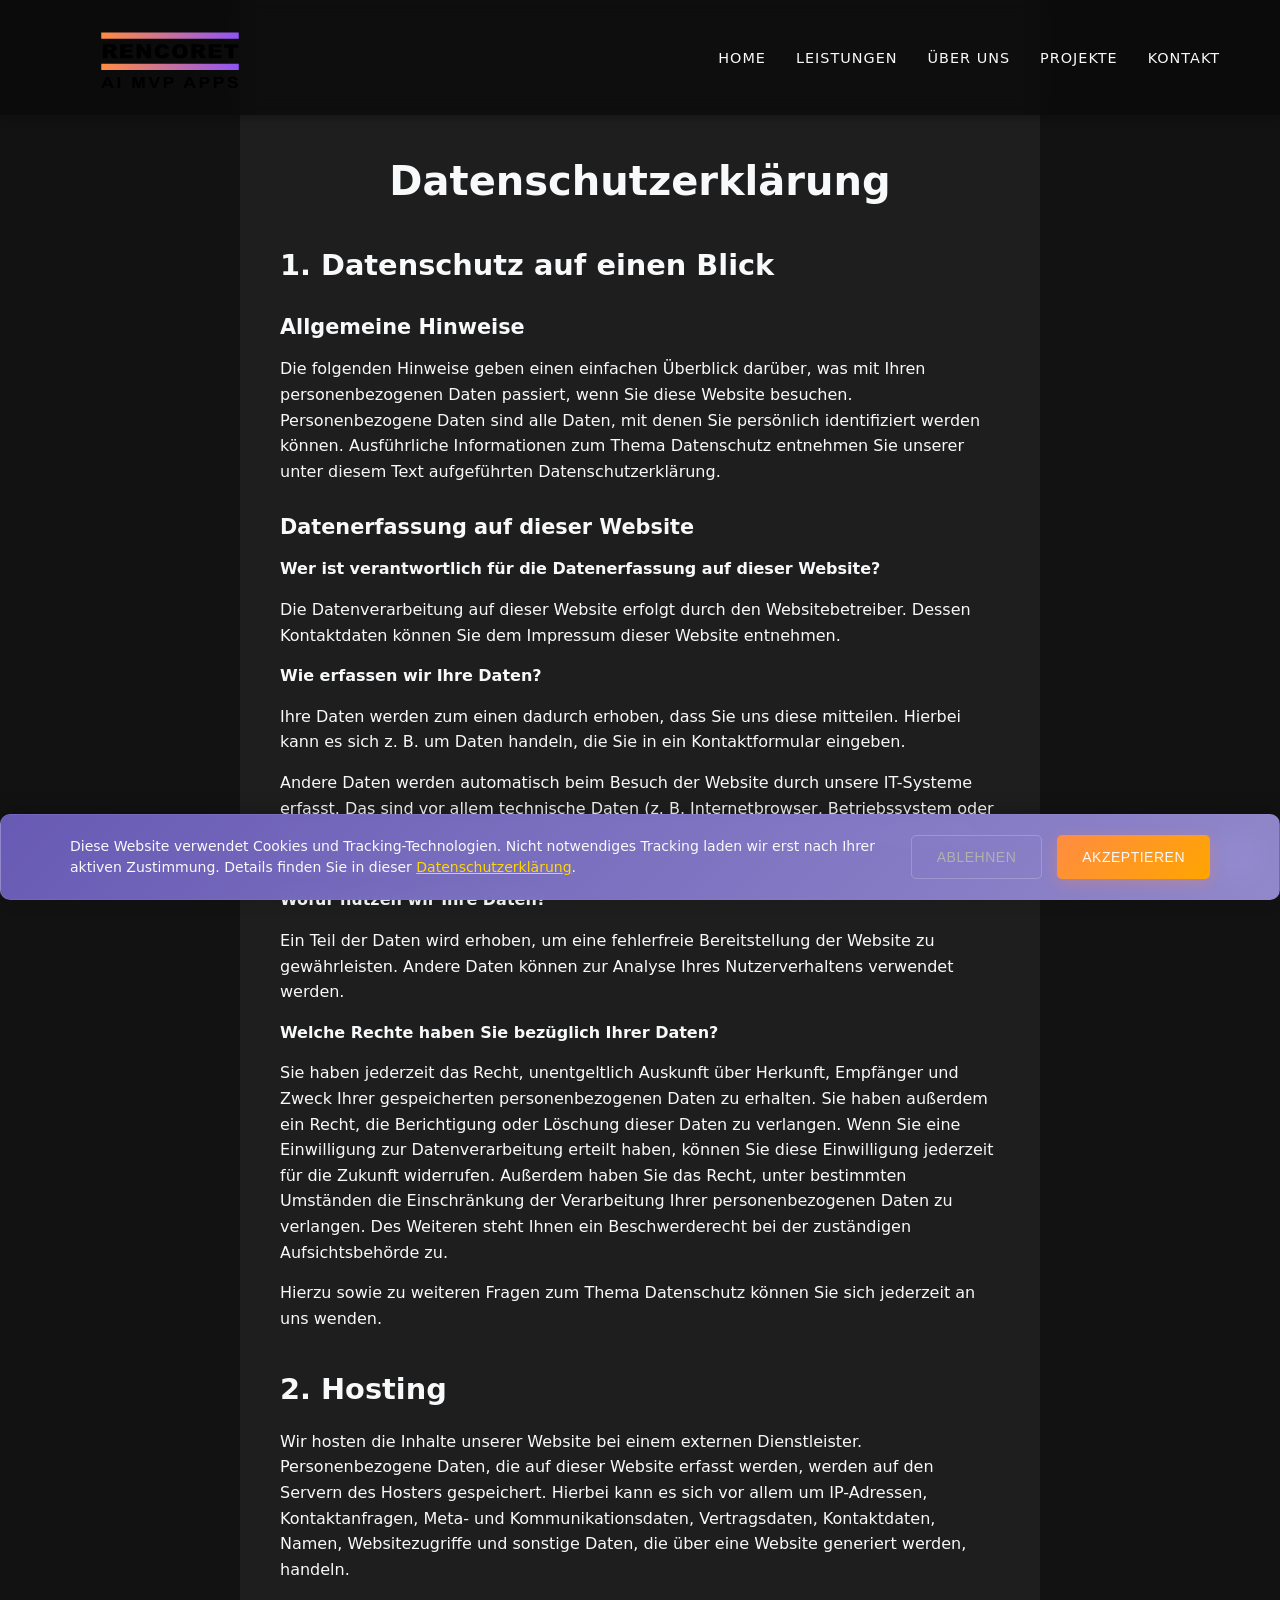
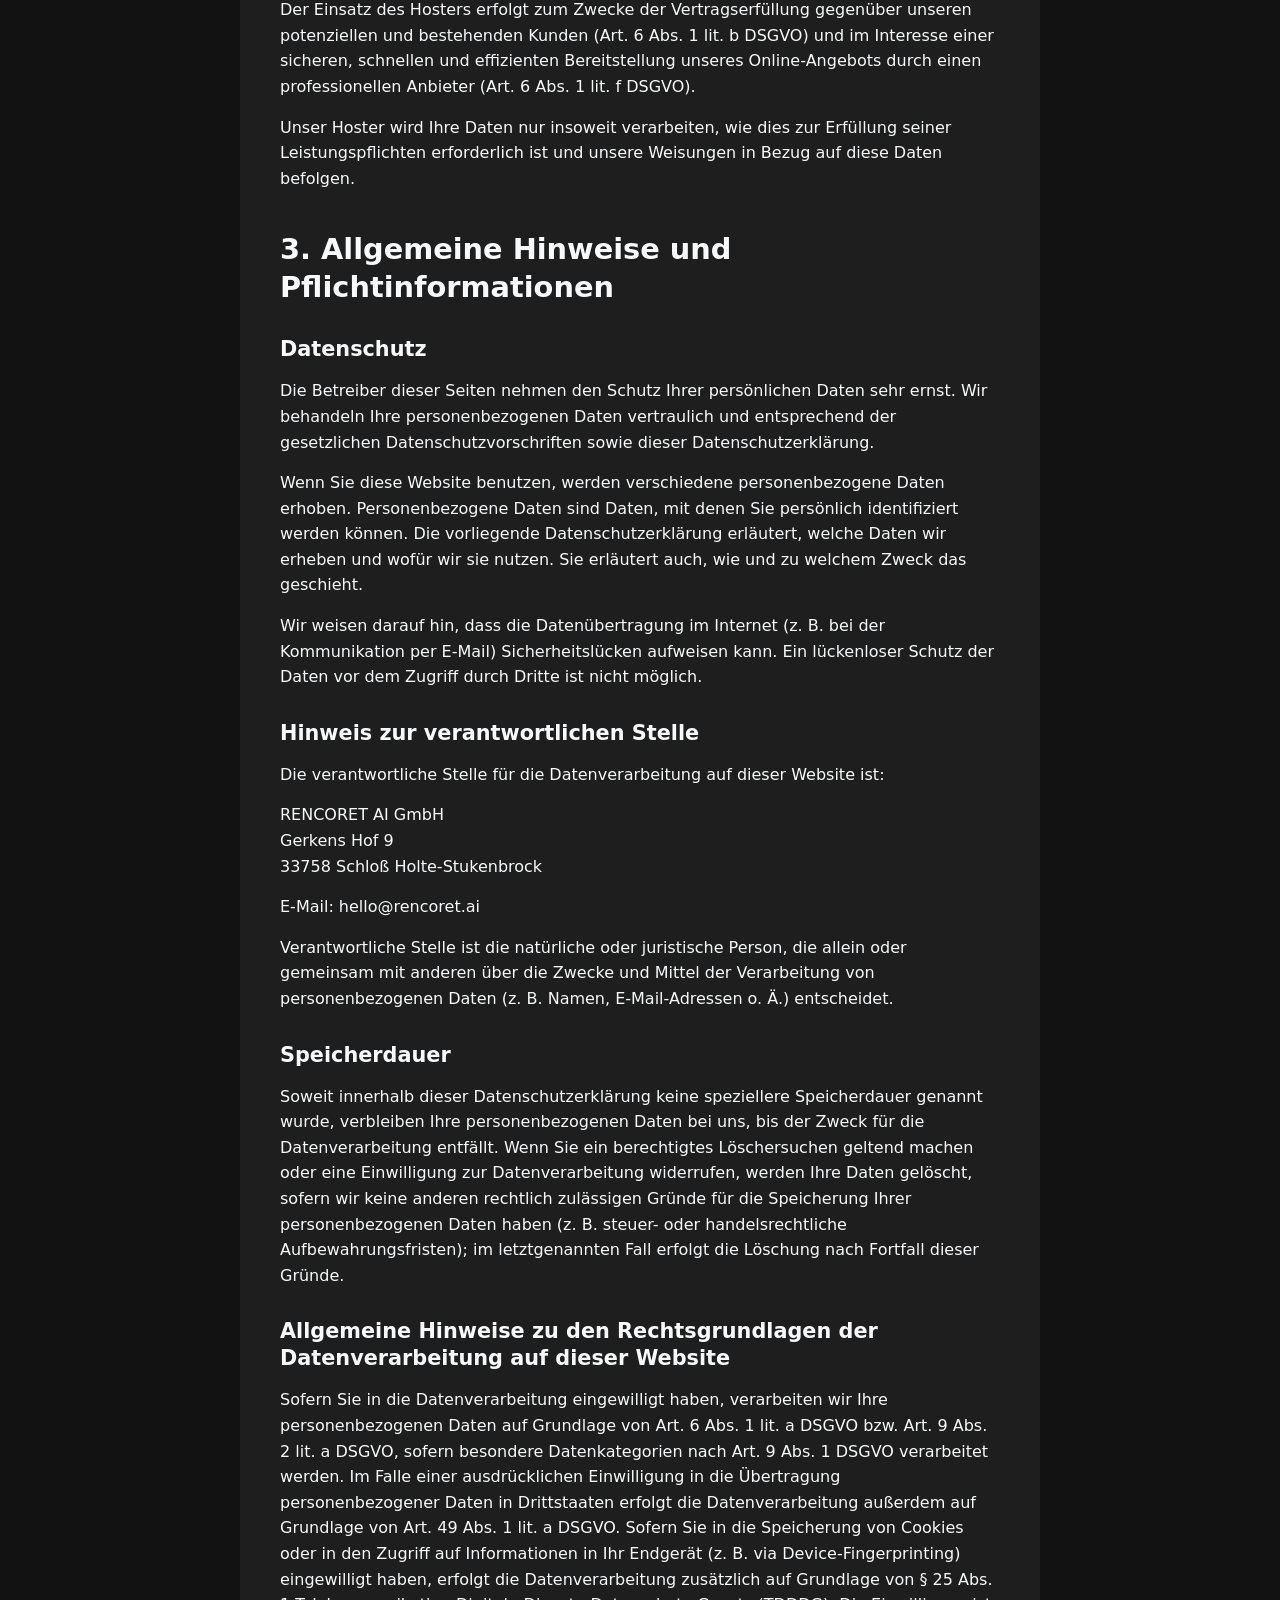
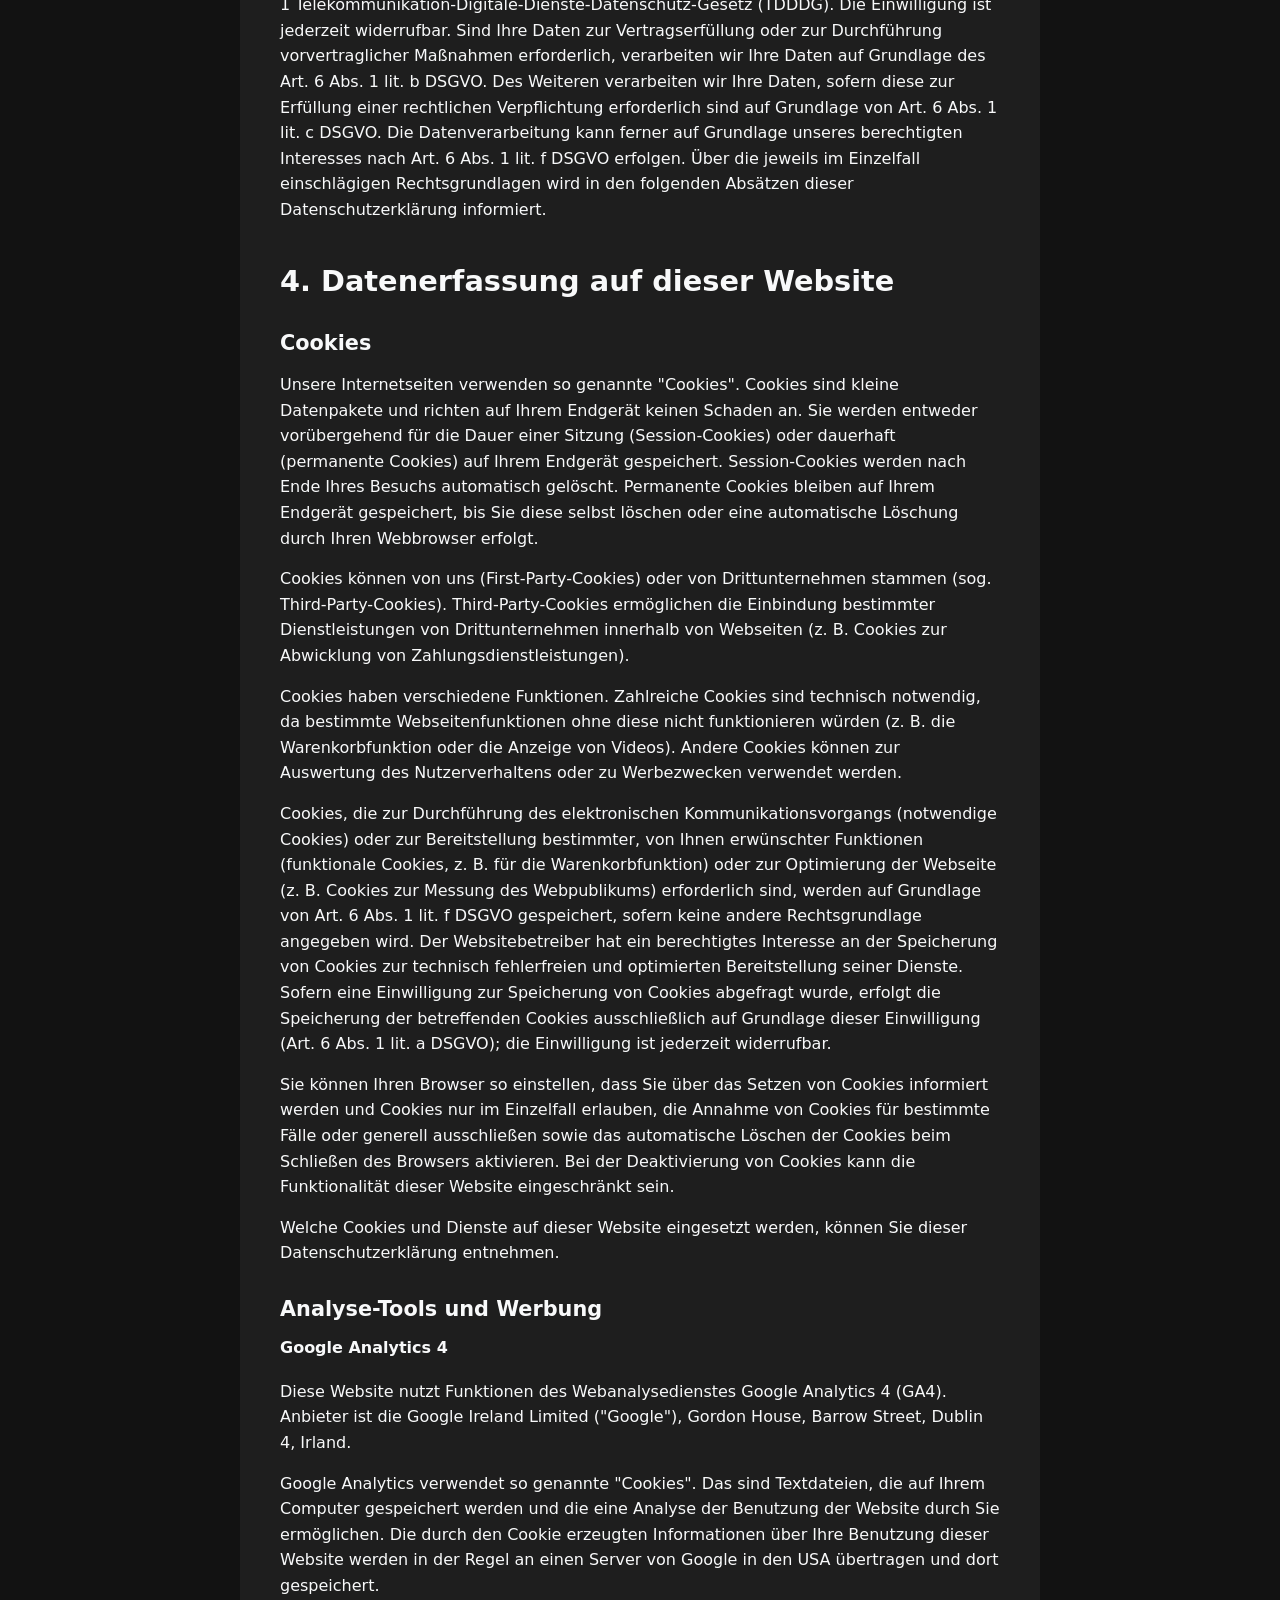
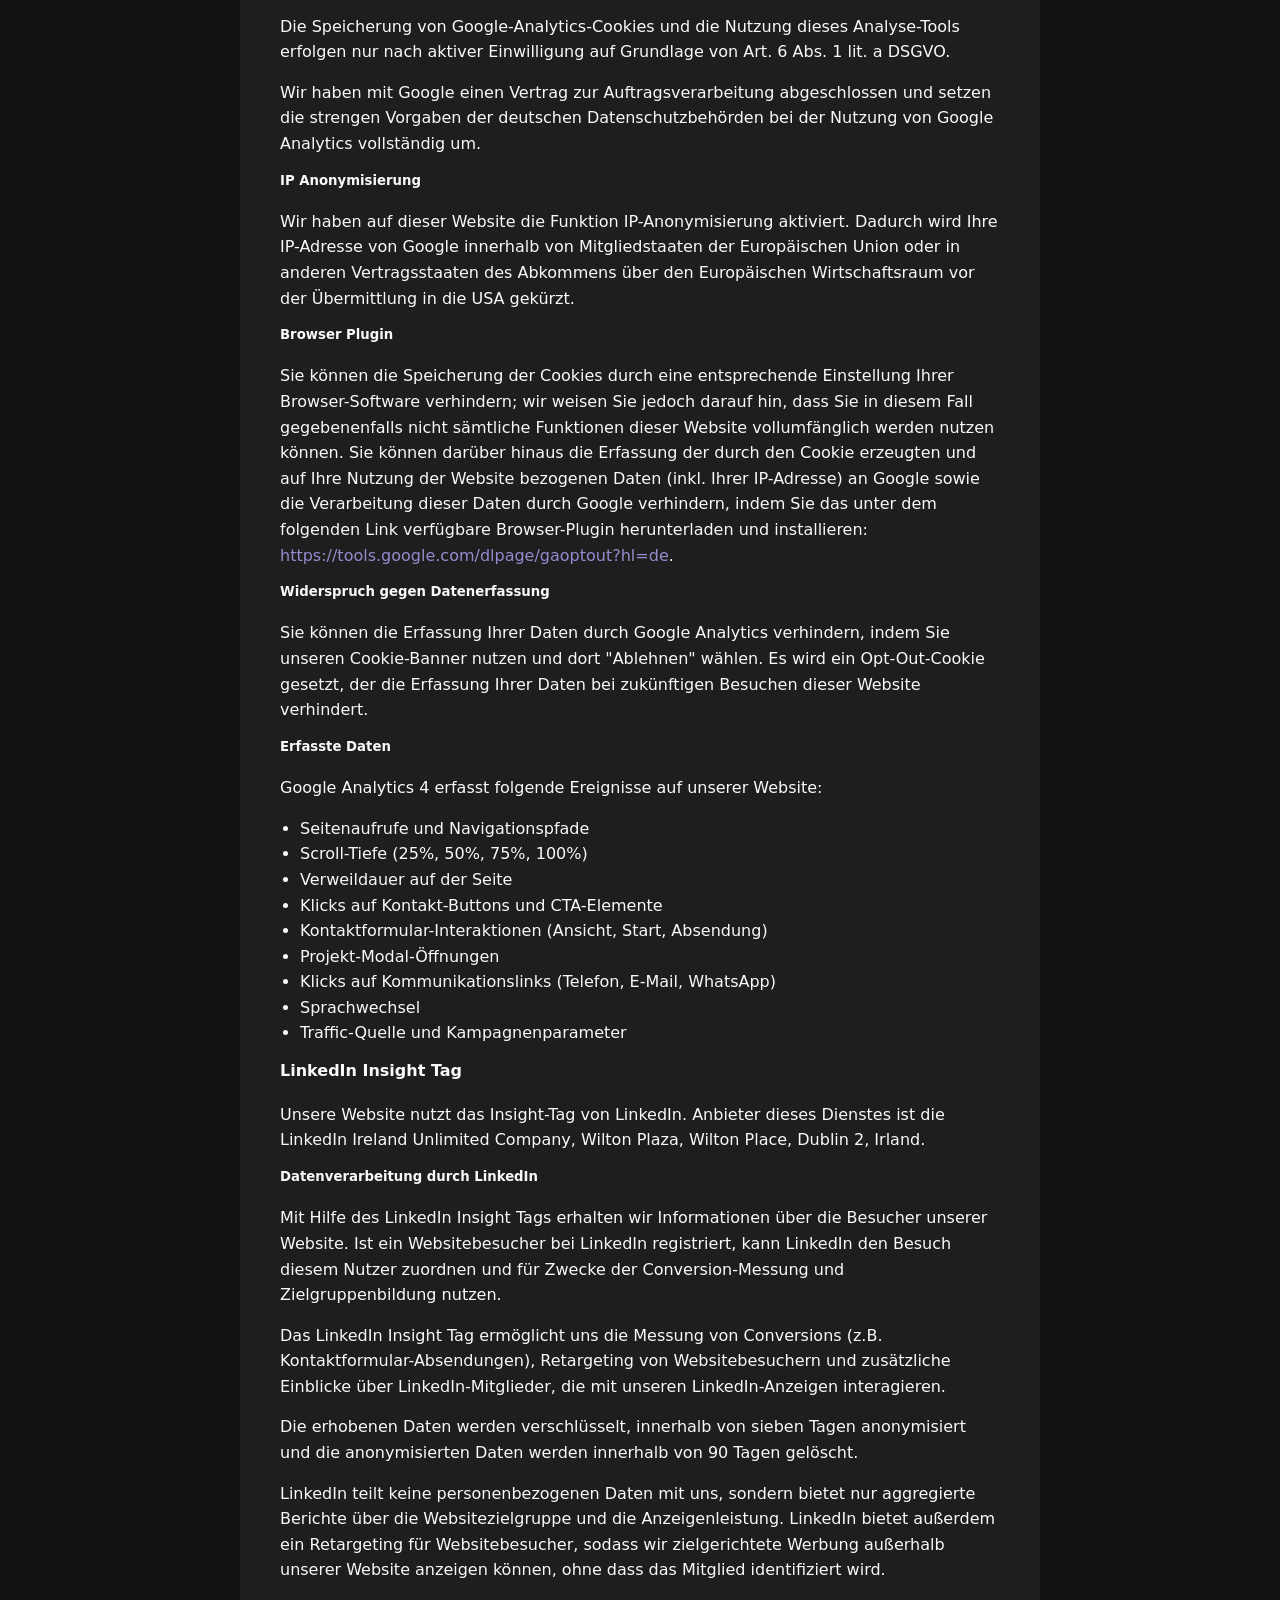
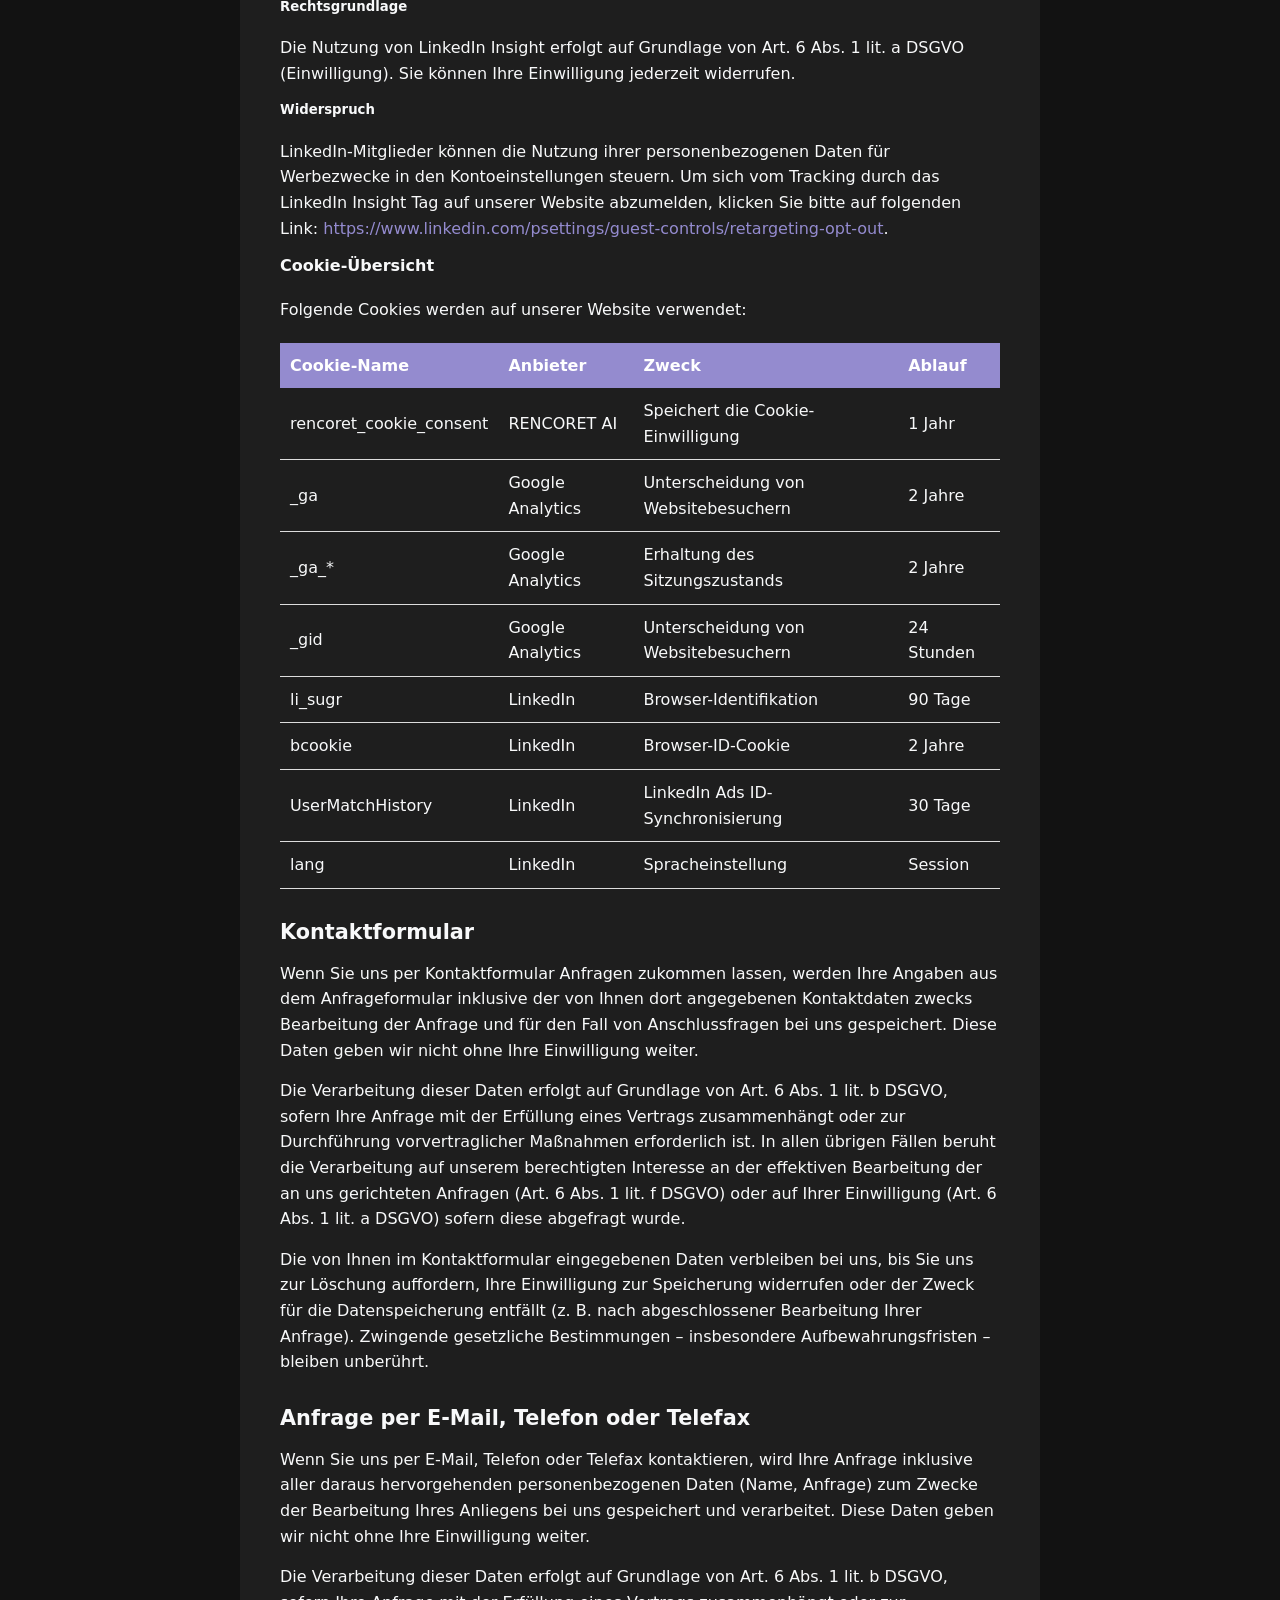
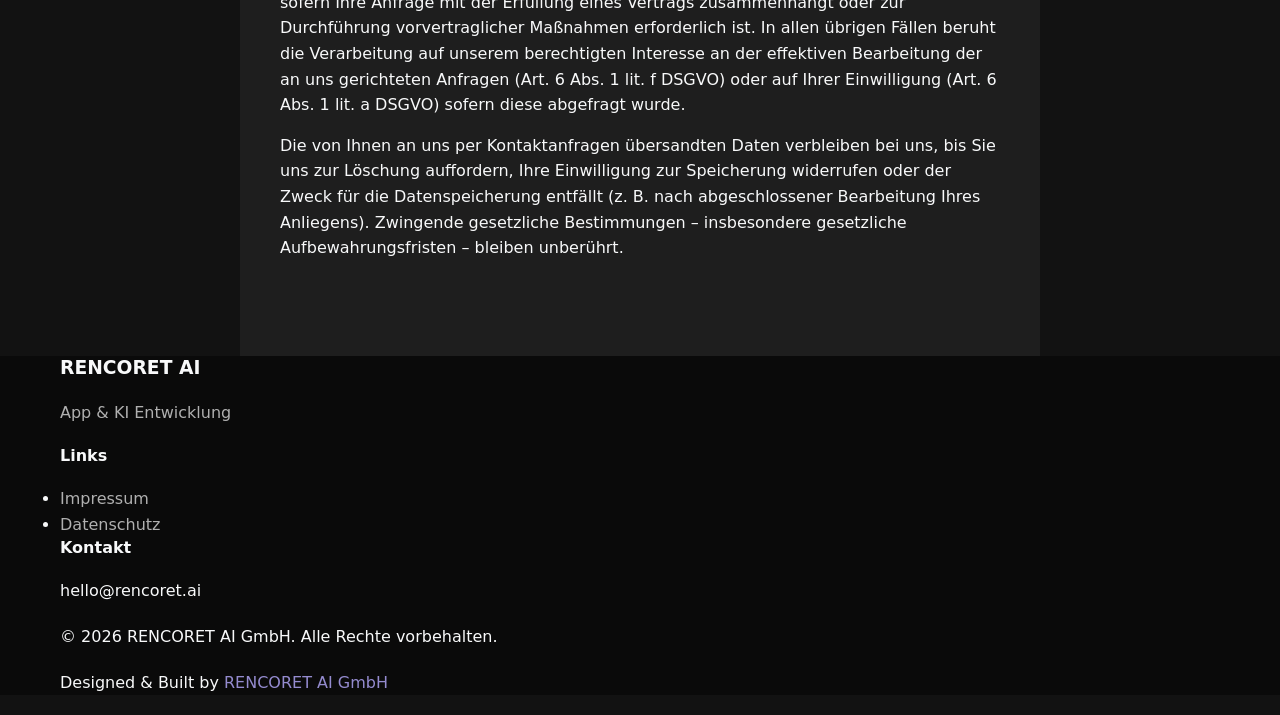
<file: datenschutz.html>
<!DOCTYPE html>
<html lang="de">

<head>
    <meta charset="UTF-8">
    <meta name="viewport" content="width=device-width, initial-scale=1.0">
    <meta name="color-scheme" content="light dark">
    <title>Datenschutzerklärung - RENCORET AI</title>
    <meta name="description"
        content="Datenschutzerklärung von RENCORET AI - App & KI Entwicklung in Schloß Holte-Stukenbrock.">
    <meta name="author" content="RENCORET AI">
    <meta name="robots" content="noindex, nofollow">
    <meta property="og:title" content="Datenschutzerklärung - RENCORET AI">
    <meta property="og:description"
        content="Datenschutzerklärung von RENCORET AI - App & KI Entwicklung in Schloß Holte-Stukenbrock.">
    <meta property="og:type" content="website">
    <meta property="og:url" content="https://uzzero.github.io/rencoret-ai-dev-preview/datenschutz.html">
    <meta property="og:image" content="https://uzzero.github.io/rencoret-ai-dev-preview/img/meta/og-image.png">
    <meta property="og:image:type" content="image/png">
    <meta property="og:image:width" content="1200">
    <meta property="og:image:height" content="630">
    <meta property="og:site_name" content="RENCORET AI">
    <meta property="og:locale" content="de_DE">
    <meta name="twitter:card" content="summary_large_image">
    <meta name="twitter:title" content="Datenschutzerklärung - RENCORET AI">
    <meta name="twitter:description"
        content="Datenschutzerklärung von RENCORET AI - App & KI Entwicklung in Schloß Holte-Stukenbrock.">
    <meta name="twitter:image" content="https://uzzero.github.io/rencoret-ai-dev-preview/img/meta/og-image.png">
    <link rel="canonical" href="https://uzzero.github.io/rencoret-ai-dev-preview/datenschutz.html">

    <!-- Critical CSS inline -->
    <style>
        /* Critical CSS für Above-the-fold Inhalte */
        :root {
            --primary-color: #948bcf;
            --secondary-color: #121212;
            --accent-color: #ff8c42;
            --light-color: #f8f9fa;
            --dark-color: #0a0a0a;
            --text-color: #f8f9fa;
            --text-light: #b0b0b0;
            --font-main: 'Inter', sans-serif;
            --gradient-start: #ff8c42;
            --gradient-end: #9054f7;
            /* Light Mode (Standard) */
            --background-color: #f8f9fa;
            --secondary-background: #ffffff;
            --text-color: #212121;
            --text-light: #424242;
            --shadow-color: rgba(0, 0, 0, 0.1);
            --header-background: rgba(255, 255, 255, 0.9);
            --hero-heading-color: #212121;
            --hero-subtext-color: #424242;
            --tagline-color: #555555;
            --logo-invert: 100%;
            --cta-button-text: #ffffff;
            --cta-button-bg: #6a5cb8;
            --oval-opacity: 0.5;
        }

        @media (prefers-color-scheme: dark) {
            :root {
                --background-color: #121212;
                --secondary-background: #1e1e1e;
                --text-color: #f8f9fa;
                --text-light: #b0b0b0;
                --shadow-color: rgba(0, 0, 0, 0.3);
                --header-background: rgba(10, 10, 10, 0.8);
                --hero-heading-color: #f8f9fa;
                --hero-subtext-color: #b0b0b0;
                --tagline-color: #b0b0b0;
                --logo-invert: 0%;
                --cta-button-text: #ffffff;
                --cta-button-bg: #948bcf;
                --oval-opacity: 0.3;
            }
        }

        [data-theme="dark"] {
            --background-color: #121212;
            --secondary-background: #1e1e1e;
            --text-color: #f8f9fa;
            --text-light: #b0b0b0;
            --shadow-color: rgba(0, 0, 0, 0.3);
            --header-background: rgba(10, 10, 10, 0.8);
            --hero-heading-color: #f8f9fa;
            --hero-subtext-color: #b0b0b0;
            --tagline-color: #b0b0b0;
            --logo-invert: 0%;
            --cta-button-text: #ffffff;
            --cta-button-bg: #948bcf;
            --oval-opacity: 0.3;
        }

        * {
            margin: 0;
            padding: 0;
            box-sizing: border-box;
        }

        html {
            scroll-behavior: smooth;
        }

        body {
            font-family: var(--font-main);
            line-height: 1.6;
            background-color: var(--background-color);
            color: var(--text-color);
            transition: background-color 0.5s ease, color 0.5s ease;
        }

        .container {
            width: 100%;
            max-width: 1200px;
            margin: 0 auto;
            padding: 0 20px;
        }

        header {
            background-color: var(--header-background);
            padding: 20px 0;
            box-shadow: 0 2px 10px var(--shadow-color);
            position: fixed;
            top: 0;
            left: 0;
            width: 100%;
            z-index: 1000;
            backdrop-filter: blur(10px);
        }

        header .container {
            display: flex;
            justify-content: space-between;
            align-items: center;
        }

        .logo {
            display: flex;
            align-items: center;
        }

        .logo a {
            color: var(--light-color);
            text-decoration: none;
            display: block;
        }

        .logo-svg {
            width: 220px;
            height: 75px;
            display: block;
            transition: filter 0.5s ease;
        }

        /* Logo-Anzeige je nach Modus */
        /* Im Light Mode (Standard) */
        .dark-mode-logo {
            display: none !important;
        }

        .light-mode-logo {
            display: block !important;
        }

        /* Überschreibe die Standardeinstellungen je nach System-Farbschema */
        @media (prefers-color-scheme: dark) {
            body:not([data-theme="light"]) .dark-mode-logo {
                display: block !important;
            }

            body:not([data-theme="light"]) .light-mode-logo {
                display: none !important;
            }
        }

        /* Explizite Theme-Einstellungen durch den Toggle-Button */
        [data-theme="dark"] .dark-mode-logo {
            display: block !important;
        }

        [data-theme="dark"] .light-mode-logo {
            display: none !important;
        }

        [data-theme="light"] .dark-mode-logo {
            display: none !important;
        }

        [data-theme="light"] .light-mode-logo {
            display: block !important;
        }

        nav ul {
            display: flex;
            list-style: none;
        }

        nav ul li {
            margin-left: 30px;
        }

        nav ul li a {
            color: var(--text-color);
            font-weight: 500;
            text-transform: uppercase;
            font-size: 0.9rem;
            letter-spacing: 1px;
            transition: color 0.3s ease;
        }

        nav ul li a:hover,
        nav ul li a[aria-current="page"] {
            color: var(--primary-color);
        }

        .legal {
            background-color: var(--secondary-background);
            padding-bottom: 80px;
        }

        .legal h1 {
            font-size: 2.5rem;
            margin-bottom: 30px;
            color: var(--hero-heading-color);
        }

        .legal h2 {
            font-size: 1.8rem;
            margin: 30px 0 15px;
            color: var(--hero-heading-color);
        }

        .legal h3 {
            font-size: 1.4rem;
            margin: 20px 0 10px;
            color: var(--hero-heading-color);
        }

        .legal p {
            margin-bottom: 20px;
            color: var(--text-color);
        }

        .legal a {
            color: var(--primary-color);
            text-decoration: none;
            transition: color 0.3s ease;
        }

        .legal a:hover {
            text-decoration: underline;
        }

        /* Theme Toggle Button Styling */
        .theme-toggle {
            position: fixed;
            bottom: 20px;
            right: 20px;
            z-index: 1000;
            width: 50px;
            height: 50px;
            border-radius: 50%;
            background-color: var(--primary-color);
            color: #ffffff;
            display: flex;
            align-items: center;
            justify-content: center;
            border: none;
            cursor: pointer;
            box-shadow: 0 2px 10px var(--shadow-color);
            transition: background-color 0.3s ease;
        }

        .theme-toggle:hover {
            background-color: var(--accent-color);
        }

        /* Responsive Anpassungen */
        @media (max-width: 768px) {
            .legal h1 {
                font-size: 2rem;
            }

            header .container {
                flex-direction: column;
            }

            nav ul {
                margin-top: 15px;
                justify-content: center;
            }

            nav ul li {
                margin: 0 10px;
            }
        }

        @media (max-width: 576px) {
            .legal h1 {
                font-size: 1.8rem;
            }

            nav ul {
                flex-wrap: wrap;
            }

            nav ul li {
                margin: 5px 8px;
            }
        }
    </style>

    <!-- Asynchrones Laden der CSS-Dateien -->
    <link rel="preload" href="https://fonts.googleapis.com/css2?family=Inter:wght@300;400;500;600;700&display=swap"
        as="style" onload="this.onload=null;this.rel='stylesheet'">
    <noscript>
        <link rel="stylesheet"
            href="https://fonts.googleapis.com/css2?family=Inter:wght@300;400;500;600;700&display=swap">
    </noscript>

    <link rel="stylesheet" href="css/datenschutz.9a6d310b2c40.css">
    <noscript>
        
    </noscript>

    <noscript>
        
    </noscript>

    <link rel="preload" href="css/print.css" as="print" media="print" onload="this.onload=null;this.rel='stylesheet'">
    <noscript>
        <link rel="stylesheet" href="css/print.css" media="print">
    </noscript>

    <!-- Preload-Polyfill für ältere Browser -->
    <script>
        !function (n) { "use strict"; n.loadCSS || (n.loadCSS = function () { }); var t = loadCSS.relpreload = {}; if (t.support = function () { var e; try { e = n.document.createElement("link").relList.supports("preload") } catch (t) { e = !1 } return function () { return e } }(), t.bindMediaToggle = function (t) { var e = t.media || "all"; function a() { t.addEventListener ? t.removeEventListener("load", a) : t.attachEvent && t.detachEvent("onload", a), t.setAttribute("onload", null), t.media = e } t.addEventListener ? t.addEventListener("load", a) : t.attachEvent && t.attachEvent("onload", a), setTimeout(function () { t.rel = "stylesheet", t.media = "only x" }), setTimeout(a, 3e3) }, t.poly = function () { if (!t.support()) for (var e = n.document.getElementsByTagName("link"), a = 0; a < e.length; a++) { var o = e[a]; "preload" !== o.rel || "style" !== o.getAttribute("as") || o.getAttribute("data-loadcss") || (o.setAttribute("data-loadcss", !0), t.bindMediaToggle(o)) } }, !t.support()) { t.poly(); var e = n.setInterval(t.poly, 500); n.addEventListener ? n.addEventListener("load", function () { t.poly(), n.clearInterval(e) }) : n.attachEvent && n.attachEvent("onload", function () { t.poly(), n.clearInterval(e) }) } "undefined" != typeof exports ? exports.loadCSS = loadCSS : n.loadCSS = loadCSS }("undefined" != typeof global ? global : this);
    </script>

    <!-- Favicon -->
    <link rel="icon" type="image/png" sizes="32x32" href="img/favicon/favicon-32x32.png">
    <link rel="icon" type="image/png" sizes="16x16" href="img/favicon/favicon-16x16.png">
    <link rel="apple-touch-icon" sizes="180x180" href="img/favicon/apple-touch-icon.png">
    <link rel="manifest" href="site.webmanifest">
</head>

<body>
    <div id="cookie-banner" class="cookie-banner" style="display: none;">
        <div class="cookie-content">
            <p>Diese Website verwendet Cookies und Tracking-Technologien. Nicht notwendiges Tracking laden wir erst nach
                Ihrer aktiven Zustimmung. Details finden Sie in dieser <a
                    href="datenschutz.html">Datenschutzerklärung</a>.</p>
            <div class="cookie-buttons">
                <button id="reject-cookies" class="cookie-btn cookie-btn-reject" type="button">Ablehnen</button>
                <button id="accept-cookies" class="cookie-btn cookie-btn-accept" type="button">Akzeptieren</button>
            </div>
        </div>
    </div>

    <header>
        <div class="container">
            <div class="logo">
                <a href="index.html" title="RENCORET AI - Startseite">
                    <img src="img/logo-extended.svg" alt="RENCORET AI MVP APPS Logo" class="logo-svg dark-mode-logo">
                    <img src="img/logo-extended-light.svg" alt="RENCORET AI MVP APPS Logo"
                        class="logo-svg light-mode-logo">
                </a>
            </div>
            <nav aria-label="Hauptnavigation">
                <ul>
                    <li><a href="index.html">Home</a></li>
                    <li><a href="index.html#leistungen">Leistungen</a></li>
                    <li><a href="index.html#ueber-uns">Über uns</a></li>
                    <li><a href="index.html#projekte">Projekte</a></li>
                    <li><a href="index.html#kontakt">Kontakt</a></li>
                </ul>
            </nav>
        </div>
    </header>

    <section class="legal">
        <div class="container">
            <h1>Datenschutzerklärung</h1>

            <h2>1. Datenschutz auf einen Blick</h2>

            <h3>Allgemeine Hinweise</h3>
            <p>Die folgenden Hinweise geben einen einfachen Überblick darüber, was mit Ihren personenbezogenen Daten
                passiert, wenn Sie diese Website besuchen. Personenbezogene Daten sind alle Daten, mit denen Sie
                persönlich identifiziert werden können. Ausführliche Informationen zum Thema Datenschutz entnehmen Sie
                unserer unter diesem Text aufgeführten Datenschutzerklärung.</p>

            <h3>Datenerfassung auf dieser Website</h3>
            <p><strong>Wer ist verantwortlich für die Datenerfassung auf dieser Website?</strong></p>
            <p>Die Datenverarbeitung auf dieser Website erfolgt durch den Websitebetreiber. Dessen Kontaktdaten können
                Sie dem Impressum dieser Website entnehmen.</p>

            <p><strong>Wie erfassen wir Ihre Daten?</strong></p>
            <p>Ihre Daten werden zum einen dadurch erhoben, dass Sie uns diese mitteilen. Hierbei kann es sich z. B. um
                Daten handeln, die Sie in ein Kontaktformular eingeben.</p>
            <p>Andere Daten werden automatisch beim Besuch der Website durch unsere IT-Systeme erfasst. Das sind vor
                allem technische Daten (z. B. Internetbrowser, Betriebssystem oder Uhrzeit des Seitenaufrufs). Die
                Erfassung dieser Daten erfolgt automatisch, sobald Sie diese Website betreten.</p>

            <p><strong>Wofür nutzen wir Ihre Daten?</strong></p>
            <p>Ein Teil der Daten wird erhoben, um eine fehlerfreie Bereitstellung der Website zu gewährleisten. Andere
                Daten können zur Analyse Ihres Nutzerverhaltens verwendet werden.</p>

            <p><strong>Welche Rechte haben Sie bezüglich Ihrer Daten?</strong></p>
            <p>Sie haben jederzeit das Recht, unentgeltlich Auskunft über Herkunft, Empfänger und Zweck Ihrer
                gespeicherten personenbezogenen Daten zu erhalten. Sie haben außerdem ein Recht, die Berichtigung oder
                Löschung dieser Daten zu verlangen. Wenn Sie eine Einwilligung zur Datenverarbeitung erteilt haben,
                können Sie diese Einwilligung jederzeit für die Zukunft widerrufen. Außerdem haben Sie das Recht, unter
                bestimmten Umständen die Einschränkung der Verarbeitung Ihrer personenbezogenen Daten zu verlangen. Des
                Weiteren steht Ihnen ein Beschwerderecht bei der zuständigen Aufsichtsbehörde zu.</p>
            <p>Hierzu sowie zu weiteren Fragen zum Thema Datenschutz können Sie sich jederzeit an uns wenden.</p>

            <h2>2. Hosting</h2>
            <p>Wir hosten die Inhalte unserer Website bei einem externen Dienstleister. Personenbezogene Daten, die auf
                dieser Website erfasst werden, werden auf den Servern des Hosters gespeichert. Hierbei kann es sich vor
                allem um IP-Adressen, Kontaktanfragen, Meta- und Kommunikationsdaten, Vertragsdaten, Kontaktdaten,
                Namen, Websitezugriffe und sonstige Daten, die über eine Website generiert werden, handeln.</p>
            <p>Der Einsatz des Hosters erfolgt zum Zwecke der Vertragserfüllung gegenüber unseren potenziellen und
                bestehenden Kunden (Art. 6 Abs. 1 lit. b DSGVO) und im Interesse einer sicheren, schnellen und
                effizienten Bereitstellung unseres Online-Angebots durch einen professionellen Anbieter (Art. 6 Abs. 1
                lit. f DSGVO).</p>
            <p>Unser Hoster wird Ihre Daten nur insoweit verarbeiten, wie dies zur Erfüllung seiner Leistungspflichten
                erforderlich ist und unsere Weisungen in Bezug auf diese Daten befolgen.</p>

            <h2>3. Allgemeine Hinweise und Pflichtinformationen</h2>

            <h3>Datenschutz</h3>
            <p>Die Betreiber dieser Seiten nehmen den Schutz Ihrer persönlichen Daten sehr ernst. Wir behandeln Ihre
                personenbezogenen Daten vertraulich und entsprechend der gesetzlichen Datenschutzvorschriften sowie
                dieser Datenschutzerklärung.</p>
            <p>Wenn Sie diese Website benutzen, werden verschiedene personenbezogene Daten erhoben. Personenbezogene
                Daten sind Daten, mit denen Sie persönlich identifiziert werden können. Die vorliegende
                Datenschutzerklärung erläutert, welche Daten wir erheben und wofür wir sie nutzen. Sie erläutert auch,
                wie und zu welchem Zweck das geschieht.</p>
            <p>Wir weisen darauf hin, dass die Datenübertragung im Internet (z. B. bei der Kommunikation per E-Mail)
                Sicherheitslücken aufweisen kann. Ein lückenloser Schutz der Daten vor dem Zugriff durch Dritte ist
                nicht möglich.</p>

            <h3>Hinweis zur verantwortlichen Stelle</h3>
            <p>Die verantwortliche Stelle für die Datenverarbeitung auf dieser Website ist:</p>
            <p>
                RENCORET AI GmbH<br>
                Gerkens Hof 9<br>
                33758 Schloß Holte-Stukenbrock
            </p>
            <p>
                E-Mail: hello@rencoret.ai
            </p>
            <p>Verantwortliche Stelle ist die natürliche oder juristische Person, die allein oder gemeinsam mit anderen
                über die Zwecke und Mittel der Verarbeitung von personenbezogenen Daten (z. B. Namen, E-Mail-Adressen o.
                Ä.) entscheidet.</p>

            <h3>Speicherdauer</h3>
            <p>Soweit innerhalb dieser Datenschutzerklärung keine speziellere Speicherdauer genannt wurde, verbleiben
                Ihre personenbezogenen Daten bei uns, bis der Zweck für die Datenverarbeitung entfällt. Wenn Sie ein
                berechtigtes Löschersuchen geltend machen oder eine Einwilligung zur Datenverarbeitung widerrufen,
                werden Ihre Daten gelöscht, sofern wir keine anderen rechtlich zulässigen Gründe für die Speicherung
                Ihrer personenbezogenen Daten haben (z. B. steuer- oder handelsrechtliche Aufbewahrungsfristen); im
                letztgenannten Fall erfolgt die Löschung nach Fortfall dieser Gründe.</p>

            <h3>Allgemeine Hinweise zu den Rechtsgrundlagen der Datenverarbeitung auf dieser Website</h3>
            <p>Sofern Sie in die Datenverarbeitung eingewilligt haben, verarbeiten wir Ihre personenbezogenen Daten auf
                Grundlage von Art. 6 Abs. 1 lit. a DSGVO bzw. Art. 9 Abs. 2 lit. a DSGVO, sofern besondere
                Datenkategorien nach Art. 9 Abs. 1 DSGVO verarbeitet werden. Im Falle einer ausdrücklichen Einwilligung
                in die Übertragung personenbezogener Daten in Drittstaaten erfolgt die Datenverarbeitung außerdem auf
                Grundlage von Art. 49 Abs. 1 lit. a DSGVO. Sofern Sie in die Speicherung von Cookies oder in den Zugriff
                auf Informationen in Ihr Endgerät (z. B. via Device-Fingerprinting) eingewilligt haben, erfolgt die
                Datenverarbeitung zusätzlich auf Grundlage von § 25 Abs. 1 Telekommunikation-Digitale-Dienste-Datenschutz-Gesetz
                (TDDDG). Die Einwilligung ist jederzeit
                widerrufbar. Sind Ihre Daten zur Vertragserfüllung oder zur Durchführung vorvertraglicher Maßnahmen
                erforderlich, verarbeiten wir Ihre Daten auf Grundlage des Art. 6 Abs. 1 lit. b DSGVO. Des Weiteren
                verarbeiten wir Ihre Daten, sofern diese zur Erfüllung einer rechtlichen Verpflichtung erforderlich sind
                auf Grundlage von Art. 6 Abs. 1 lit. c DSGVO. Die Datenverarbeitung kann ferner auf Grundlage unseres
                berechtigten Interesses nach Art. 6 Abs. 1 lit. f DSGVO erfolgen. Über die jeweils im Einzelfall
                einschlägigen Rechtsgrundlagen wird in den folgenden Absätzen dieser Datenschutzerklärung informiert.
            </p>

            <h2>4. Datenerfassung auf dieser Website</h2>

            <h3>Cookies</h3>
            <p>Unsere Internetseiten verwenden so genannte "Cookies". Cookies sind kleine Datenpakete und richten auf
                Ihrem Endgerät keinen Schaden an. Sie werden entweder vorübergehend für die Dauer einer Sitzung
                (Session-Cookies) oder dauerhaft (permanente Cookies) auf Ihrem Endgerät gespeichert. Session-Cookies
                werden nach Ende Ihres Besuchs automatisch gelöscht. Permanente Cookies bleiben auf Ihrem Endgerät
                gespeichert, bis Sie diese selbst löschen oder eine automatische Löschung durch Ihren Webbrowser
                erfolgt.</p>
            <p>Cookies können von uns (First-Party-Cookies) oder von Drittunternehmen stammen (sog.
                Third-Party-Cookies). Third-Party-Cookies ermöglichen die Einbindung bestimmter Dienstleistungen von
                Drittunternehmen innerhalb von Webseiten (z. B. Cookies zur Abwicklung von Zahlungsdienstleistungen).
            </p>
            <p>Cookies haben verschiedene Funktionen. Zahlreiche Cookies sind technisch notwendig, da bestimmte
                Webseitenfunktionen ohne diese nicht funktionieren würden (z. B. die Warenkorbfunktion oder die Anzeige
                von Videos). Andere Cookies können zur Auswertung des Nutzerverhaltens oder zu Werbezwecken verwendet
                werden.</p>
            <p>Cookies, die zur Durchführung des elektronischen Kommunikationsvorgangs (notwendige Cookies) oder zur
                Bereitstellung bestimmter, von Ihnen erwünschter Funktionen (funktionale Cookies, z. B. für die
                Warenkorbfunktion) oder zur Optimierung der Webseite (z. B. Cookies zur Messung des Webpublikums)
                erforderlich sind, werden auf Grundlage von Art. 6 Abs. 1 lit. f DSGVO gespeichert, sofern keine andere
                Rechtsgrundlage angegeben wird. Der Websitebetreiber hat ein berechtigtes Interesse an der Speicherung
                von Cookies zur technisch fehlerfreien und optimierten Bereitstellung seiner Dienste. Sofern eine
                Einwilligung zur Speicherung von Cookies abgefragt wurde, erfolgt die Speicherung der betreffenden
                Cookies ausschließlich auf Grundlage dieser Einwilligung (Art. 6 Abs. 1 lit. a DSGVO); die Einwilligung
                ist jederzeit widerrufbar.</p>
            <p>Sie können Ihren Browser so einstellen, dass Sie über das Setzen von Cookies informiert werden und
                Cookies nur im Einzelfall erlauben, die Annahme von Cookies für bestimmte Fälle oder generell
                ausschließen sowie das automatische Löschen der Cookies beim Schließen des Browsers aktivieren. Bei der
                Deaktivierung von Cookies kann die Funktionalität dieser Website eingeschränkt sein.</p>
            <p>Welche Cookies und Dienste auf dieser Website eingesetzt werden, können Sie dieser Datenschutzerklärung
                entnehmen.</p>

            <h3>Analyse-Tools und Werbung</h3>

            <h4>Google Analytics 4</h4>
            <p>Diese Website nutzt Funktionen des Webanalysedienstes Google Analytics 4 (GA4). Anbieter ist die Google
                Ireland Limited ("Google"), Gordon House, Barrow Street, Dublin 4, Irland.</p>
            <p>Google Analytics verwendet so genannte "Cookies". Das sind Textdateien, die auf Ihrem Computer
                gespeichert werden und die eine Analyse der Benutzung der Website durch Sie ermöglichen. Die durch den
                Cookie erzeugten Informationen über Ihre Benutzung dieser Website werden in der Regel an einen Server
                von Google in den USA übertragen und dort gespeichert.</p>
            <p>Die Speicherung von Google-Analytics-Cookies und die Nutzung dieses Analyse-Tools erfolgen nur nach
                aktiver Einwilligung auf Grundlage von Art. 6 Abs. 1 lit. a DSGVO.</p>
            <p>Wir haben mit Google einen Vertrag zur Auftragsverarbeitung abgeschlossen und setzen die strengen
                Vorgaben der deutschen Datenschutzbehörden bei der Nutzung von Google Analytics vollständig um.</p>

            <h5>IP Anonymisierung</h5>
            <p>Wir haben auf dieser Website die Funktion IP-Anonymisierung aktiviert. Dadurch wird Ihre IP-Adresse von
                Google innerhalb von Mitgliedstaaten der Europäischen Union oder in anderen Vertragsstaaten des
                Abkommens über den Europäischen Wirtschaftsraum vor der Übermittlung in die USA gekürzt.</p>

            <h5>Browser Plugin</h5>
            <p>Sie können die Speicherung der Cookies durch eine entsprechende Einstellung Ihrer Browser-Software
                verhindern; wir weisen Sie jedoch darauf hin, dass Sie in diesem Fall gegebenenfalls nicht sämtliche
                Funktionen dieser Website vollumfänglich werden nutzen können. Sie können darüber hinaus die Erfassung
                der durch den Cookie erzeugten und auf Ihre Nutzung der Website bezogenen Daten (inkl. Ihrer IP-Adresse)
                an Google sowie die Verarbeitung dieser Daten durch Google verhindern, indem Sie das unter dem folgenden
                Link verfügbare Browser-Plugin herunterladen und installieren: <a
                    href="https://tools.google.com/dlpage/gaoptout?hl=de" target="_blank"
                    rel="noopener noreferrer">https://tools.google.com/dlpage/gaoptout?hl=de</a>.</p>

            <h5>Widerspruch gegen Datenerfassung</h5>
            <p>Sie können die Erfassung Ihrer Daten durch Google Analytics verhindern, indem Sie unseren Cookie-Banner
                nutzen und dort "Ablehnen" wählen. Es wird ein Opt-Out-Cookie gesetzt, der die Erfassung Ihrer Daten bei
                zukünftigen Besuchen dieser Website verhindert.</p>

            <h5>Erfasste Daten</h5>
            <p>Google Analytics 4 erfasst folgende Ereignisse auf unserer Website:</p>
            <ul>
                <li>Seitenaufrufe und Navigationspfade</li>
                <li>Scroll-Tiefe (25%, 50%, 75%, 100%)</li>
                <li>Verweildauer auf der Seite</li>
                <li>Klicks auf Kontakt-Buttons und CTA-Elemente</li>
                <li>Kontaktformular-Interaktionen (Ansicht, Start, Absendung)</li>
                <li>Projekt-Modal-Öffnungen</li>
                <li>Klicks auf Kommunikationslinks (Telefon, E-Mail, WhatsApp)</li>
                <li>Sprachwechsel</li>
                <li>Traffic-Quelle und Kampagnenparameter</li>
            </ul>

            <h4>LinkedIn Insight Tag</h4>
            <p>Unsere Website nutzt das Insight-Tag von LinkedIn. Anbieter dieses Dienstes ist die LinkedIn Ireland
                Unlimited Company, Wilton Plaza, Wilton Place, Dublin 2, Irland.</p>

            <h5>Datenverarbeitung durch LinkedIn</h5>
            <p>Mit Hilfe des LinkedIn Insight Tags erhalten wir Informationen über die Besucher unserer Website. Ist ein
                Websitebesucher bei LinkedIn registriert, kann LinkedIn den Besuch diesem Nutzer zuordnen und für Zwecke
                der Conversion-Messung und Zielgruppenbildung nutzen.</p>
            <p>Das LinkedIn Insight Tag ermöglicht uns die Messung von Conversions (z.B. Kontaktformular-Absendungen),
                Retargeting von Websitebesuchern und zusätzliche Einblicke über LinkedIn-Mitglieder, die mit unseren
                LinkedIn-Anzeigen interagieren.</p>
            <p>Die erhobenen Daten werden verschlüsselt, innerhalb von sieben Tagen anonymisiert und die anonymisierten
                Daten werden innerhalb von 90 Tagen gelöscht.</p>
            <p>LinkedIn teilt keine personenbezogenen Daten mit uns, sondern bietet nur aggregierte Berichte über die
                Websitezielgruppe und die Anzeigenleistung. LinkedIn bietet außerdem ein Retargeting für
                Websitebesucher, sodass wir zielgerichtete Werbung außerhalb unserer Website anzeigen können, ohne dass
                das Mitglied identifiziert wird.</p>

            <h5>Rechtsgrundlage</h5>
            <p>Die Nutzung von LinkedIn Insight erfolgt auf Grundlage von Art. 6 Abs. 1 lit. a DSGVO (Einwilligung). Sie
                können Ihre Einwilligung jederzeit widerrufen.</p>

            <h5>Widerspruch</h5>
            <p>LinkedIn-Mitglieder können die Nutzung ihrer personenbezogenen Daten für Werbezwecke in den
                Kontoeinstellungen steuern. Um sich vom Tracking durch das LinkedIn Insight Tag auf unserer Website
                abzumelden, klicken Sie bitte auf folgenden Link: <a
                    href="https://www.linkedin.com/psettings/guest-controls/retargeting-opt-out" target="_blank"
                    rel="noopener noreferrer">https://www.linkedin.com/psettings/guest-controls/retargeting-opt-out</a>.
            </p>

            <h4>Cookie-Übersicht</h4>
            <p>Folgende Cookies werden auf unserer Website verwendet:</p>
            <table style="width: 100%; border-collapse: collapse; margin: 20px 0;">
                <thead>
                    <tr style="background-color: var(--primary-color); color: white;">
                        <th style="padding: 10px; text-align: left;">Cookie-Name</th>
                        <th style="padding: 10px; text-align: left;">Anbieter</th>
                        <th style="padding: 10px; text-align: left;">Zweck</th>
                        <th style="padding: 10px; text-align: left;">Ablauf</th>
                    </tr>
                </thead>
                <tbody>
                    <tr style="border-bottom: 1px solid #ddd;">
                        <td style="padding: 10px;">rencoret_cookie_consent</td>
                        <td style="padding: 10px;">RENCORET AI</td>
                        <td style="padding: 10px;">Speichert die Cookie-Einwilligung</td>
                        <td style="padding: 10px;">1 Jahr</td>
                    </tr>
                    <tr style="border-bottom: 1px solid #ddd;">
                        <td style="padding: 10px;">_ga</td>
                        <td style="padding: 10px;">Google Analytics</td>
                        <td style="padding: 10px;">Unterscheidung von Websitebesuchern</td>
                        <td style="padding: 10px;">2 Jahre</td>
                    </tr>
                    <tr style="border-bottom: 1px solid #ddd;">
                        <td style="padding: 10px;">_ga_*</td>
                        <td style="padding: 10px;">Google Analytics</td>
                        <td style="padding: 10px;">Erhaltung des Sitzungszustands</td>
                        <td style="padding: 10px;">2 Jahre</td>
                    </tr>
                    <tr style="border-bottom: 1px solid #ddd;">
                        <td style="padding: 10px;">_gid</td>
                        <td style="padding: 10px;">Google Analytics</td>
                        <td style="padding: 10px;">Unterscheidung von Websitebesuchern</td>
                        <td style="padding: 10px;">24 Stunden</td>
                    </tr>
                    <tr style="border-bottom: 1px solid #ddd;">
                        <td style="padding: 10px;">li_sugr</td>
                        <td style="padding: 10px;">LinkedIn</td>
                        <td style="padding: 10px;">Browser-Identifikation</td>
                        <td style="padding: 10px;">90 Tage</td>
                    </tr>
                    <tr style="border-bottom: 1px solid #ddd;">
                        <td style="padding: 10px;">bcookie</td>
                        <td style="padding: 10px;">LinkedIn</td>
                        <td style="padding: 10px;">Browser-ID-Cookie</td>
                        <td style="padding: 10px;">2 Jahre</td>
                    </tr>
                    <tr style="border-bottom: 1px solid #ddd;">
                        <td style="padding: 10px;">UserMatchHistory</td>
                        <td style="padding: 10px;">LinkedIn</td>
                        <td style="padding: 10px;">LinkedIn Ads ID-Synchronisierung</td>
                        <td style="padding: 10px;">30 Tage</td>
                    </tr>
                    <tr style="border-bottom: 1px solid #ddd;">
                        <td style="padding: 10px;">lang</td>
                        <td style="padding: 10px;">LinkedIn</td>
                        <td style="padding: 10px;">Spracheinstellung</td>
                        <td style="padding: 10px;">Session</td>
                    </tr>
                </tbody>
            </table>

            <h3>Kontaktformular</h3>
            <p>Wenn Sie uns per Kontaktformular Anfragen zukommen lassen, werden Ihre Angaben aus dem Anfrageformular
                inklusive der von Ihnen dort angegebenen Kontaktdaten zwecks Bearbeitung der Anfrage und für den Fall
                von Anschlussfragen bei uns gespeichert. Diese Daten geben wir nicht ohne Ihre Einwilligung weiter.</p>
            <p>Die Verarbeitung dieser Daten erfolgt auf Grundlage von Art. 6 Abs. 1 lit. b DSGVO, sofern Ihre Anfrage
                mit der Erfüllung eines Vertrags zusammenhängt oder zur Durchführung vorvertraglicher Maßnahmen
                erforderlich ist. In allen übrigen Fällen beruht die Verarbeitung auf unserem berechtigten Interesse an
                der effektiven Bearbeitung der an uns gerichteten Anfragen (Art. 6 Abs. 1 lit. f DSGVO) oder auf Ihrer
                Einwilligung (Art. 6 Abs. 1 lit. a DSGVO) sofern diese abgefragt wurde.</p>
            <p>Die von Ihnen im Kontaktformular eingegebenen Daten verbleiben bei uns, bis Sie uns zur Löschung
                auffordern, Ihre Einwilligung zur Speicherung widerrufen oder der Zweck für die Datenspeicherung
                entfällt (z. B. nach abgeschlossener Bearbeitung Ihrer Anfrage). Zwingende gesetzliche Bestimmungen –
                insbesondere Aufbewahrungsfristen – bleiben unberührt.</p>

            <h3>Anfrage per E-Mail, Telefon oder Telefax</h3>
            <p>Wenn Sie uns per E-Mail, Telefon oder Telefax kontaktieren, wird Ihre Anfrage inklusive aller daraus
                hervorgehenden personenbezogenen Daten (Name, Anfrage) zum Zwecke der Bearbeitung Ihres Anliegens bei
                uns gespeichert und verarbeitet. Diese Daten geben wir nicht ohne Ihre Einwilligung weiter.</p>
            <p>Die Verarbeitung dieser Daten erfolgt auf Grundlage von Art. 6 Abs. 1 lit. b DSGVO, sofern Ihre Anfrage
                mit der Erfüllung eines Vertrags zusammenhängt oder zur Durchführung vorvertraglicher Maßnahmen
                erforderlich ist. In allen übrigen Fällen beruht die Verarbeitung auf unserem berechtigten Interesse an
                der effektiven Bearbeitung der an uns gerichteten Anfragen (Art. 6 Abs. 1 lit. f DSGVO) oder auf Ihrer
                Einwilligung (Art. 6 Abs. 1 lit. a DSGVO) sofern diese abgefragt wurde.</p>
            <p>Die von Ihnen an uns per Kontaktanfragen übersandten Daten verbleiben bei uns, bis Sie uns zur Löschung
                auffordern, Ihre Einwilligung zur Speicherung widerrufen oder der Zweck für die Datenspeicherung
                entfällt (z. B. nach abgeschlossener Bearbeitung Ihres Anliegens). Zwingende gesetzliche Bestimmungen –
                insbesondere gesetzliche Aufbewahrungsfristen – bleiben unberührt.</p>
        </div>
    </section>

    <footer>
        <div class="container">
            <div class="footer-content">
                <div class="footer-logo">
                    <h3>RENCORET AI</h3>
                    <p>App & KI Entwicklung</p>
                </div>
                <div class="footer-links">
                    <h4>Links</h4>
                    <ul>
                        <li><a href="impressum.html">Impressum</a></li>
                        <li><a href="datenschutz.html">Datenschutz</a></li>
                    </ul>
                </div>
                <div class="footer-contact">
                    <h4>Kontakt</h4>
                    <p>hello@rencoret.ai</p>
                </div>
            </div>
            <div class="copyright">
                <p>&copy; 2026 RENCORET AI GmbH. Alle Rechte vorbehalten.</p>
                <p class="footer-credit">
                    Designed &amp; Built by
                    <a class="rencoret-glow" href="https://uzzero.github.io/rencoret-ai-dev-preview" target="_blank" rel="noopener noreferrer">
                        <span class="ai-glow-inner">RENCORET AI GmbH</span>
                    </a>
                </p>
            </div>
        </div>
    </footer>

    <button class="theme-toggle" id="theme-toggle" aria-label="Farbschema umschalten">
        <svg xmlns="http://www.w3.org/2000/svg" width="24" height="24" viewBox="0 0 24 24" fill="none"
            stroke="currentColor" stroke-width="2" stroke-linecap="round" stroke-linejoin="round" class="moon">
            <path d="M21 12.79A9 9 0 1 1 11.21 3 7 7 0 0 0 21 12.79z"></path>
        </svg>
        <svg xmlns="http://www.w3.org/2000/svg" width="24" height="24" viewBox="0 0 24 24" fill="none"
            stroke="currentColor" stroke-width="2" stroke-linecap="round" stroke-linejoin="round" class="sun">
            <circle cx="12" cy="12" r="5"></circle>
            <line x1="12" y1="1" x2="12" y2="3"></line>
            <line x1="12" y1="21" x2="12" y2="23"></line>
            <line x1="4.22" y1="4.22" x2="5.64" y2="5.64"></line>
            <line x1="18.36" y1="18.36" x2="19.78" y2="19.78"></line>
            <line x1="1" y1="12" x2="3" y2="12"></line>
            <line x1="21" y1="12" x2="23" y2="12"></line>
            <line x1="4.22" y1="19.78" x2="5.64" y2="18.36"></line>
            <line x1="18.36" y1="5.64" x2="19.78" y2="4.22"></line>
        </svg>
    </button>

    <script>
        window.dataLayer = window.dataLayer || [];
        function gtag() { dataLayer.push(arguments); }

        gtag('consent', 'default', {
            'ad_storage': 'denied',
            'ad_user_data': 'denied',
            'ad_personalization': 'denied',
            'analytics_storage': 'denied'
        });
    </script>
    <script src="js/analytics.js" defer></script>
    <script src="https://s.pageclip.co/v1/pageclip.js" charset="utf-8"></script>

    <!-- Skript zur dynamischen Anpassung des Abstands -->
    <script>
        // Funktion zur Berechnung und Anwendung des Abstands
        function adjustHeaderSpacing() {
            const header = document.querySelector('header');
            const legalSection = document.querySelector('.legal');

            if (header && legalSection) {
                // Header-Höhe + extra Abstand für Lesbarkeit
                const headerHeight = header.offsetHeight;
                const extraSpace = 40; // Extra Abstand in Pixeln

                // Setze das padding-top basierend auf der Header-Höhe
                legalSection.style.paddingTop = (headerHeight + extraSpace) + 'px';
            }
        }

        // Führe die Anpassung beim Laden der Seite aus
        document.addEventListener('DOMContentLoaded', adjustHeaderSpacing);

        // Führe die Anpassung auch bei Änderung der Fenstergröße aus
        window.addEventListener('resize', adjustHeaderSpacing);

        // Zusätzliche Anpassung nach einer kurzen Verzögerung, um sicherzustellen, 
        // dass alle Ressourcen geladen sind
        window.addEventListener('load', function () {
            setTimeout(adjustHeaderSpacing, 100);
        });
    </script>
</body>

</html>
</file>
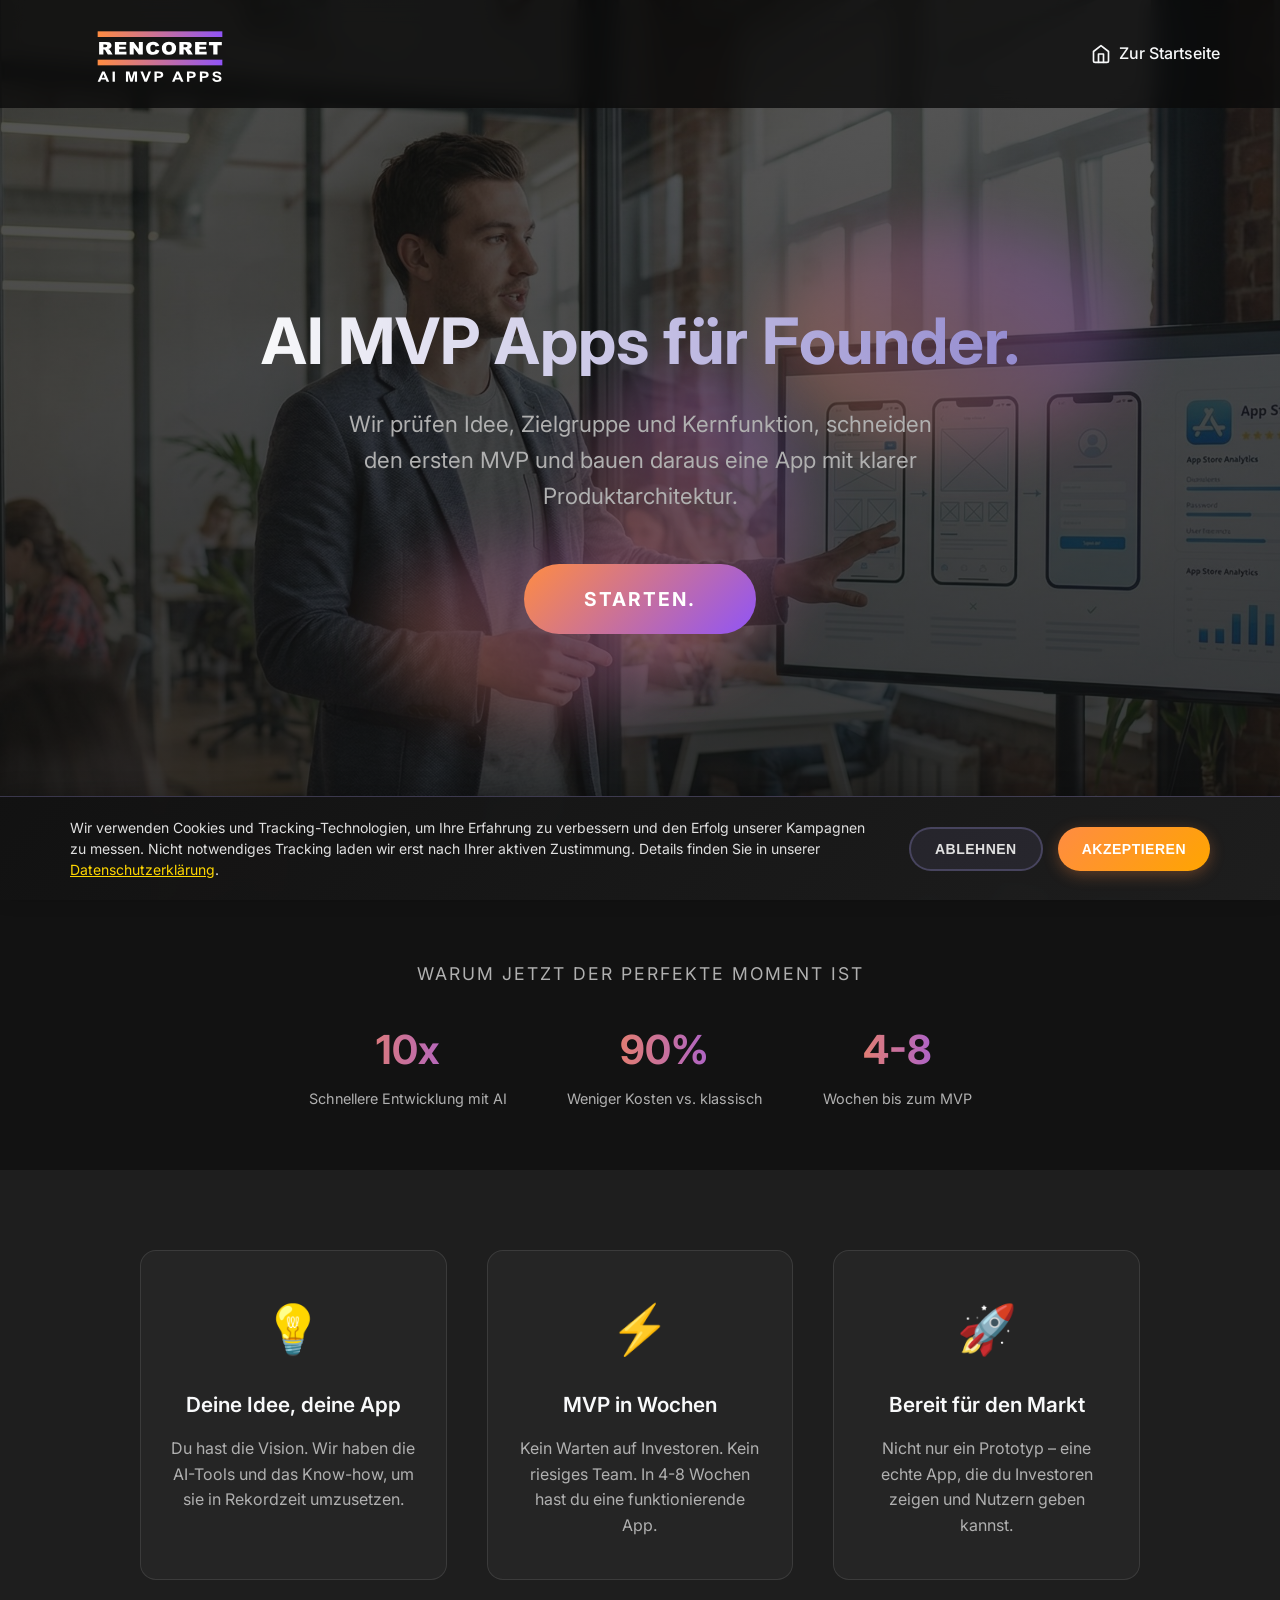
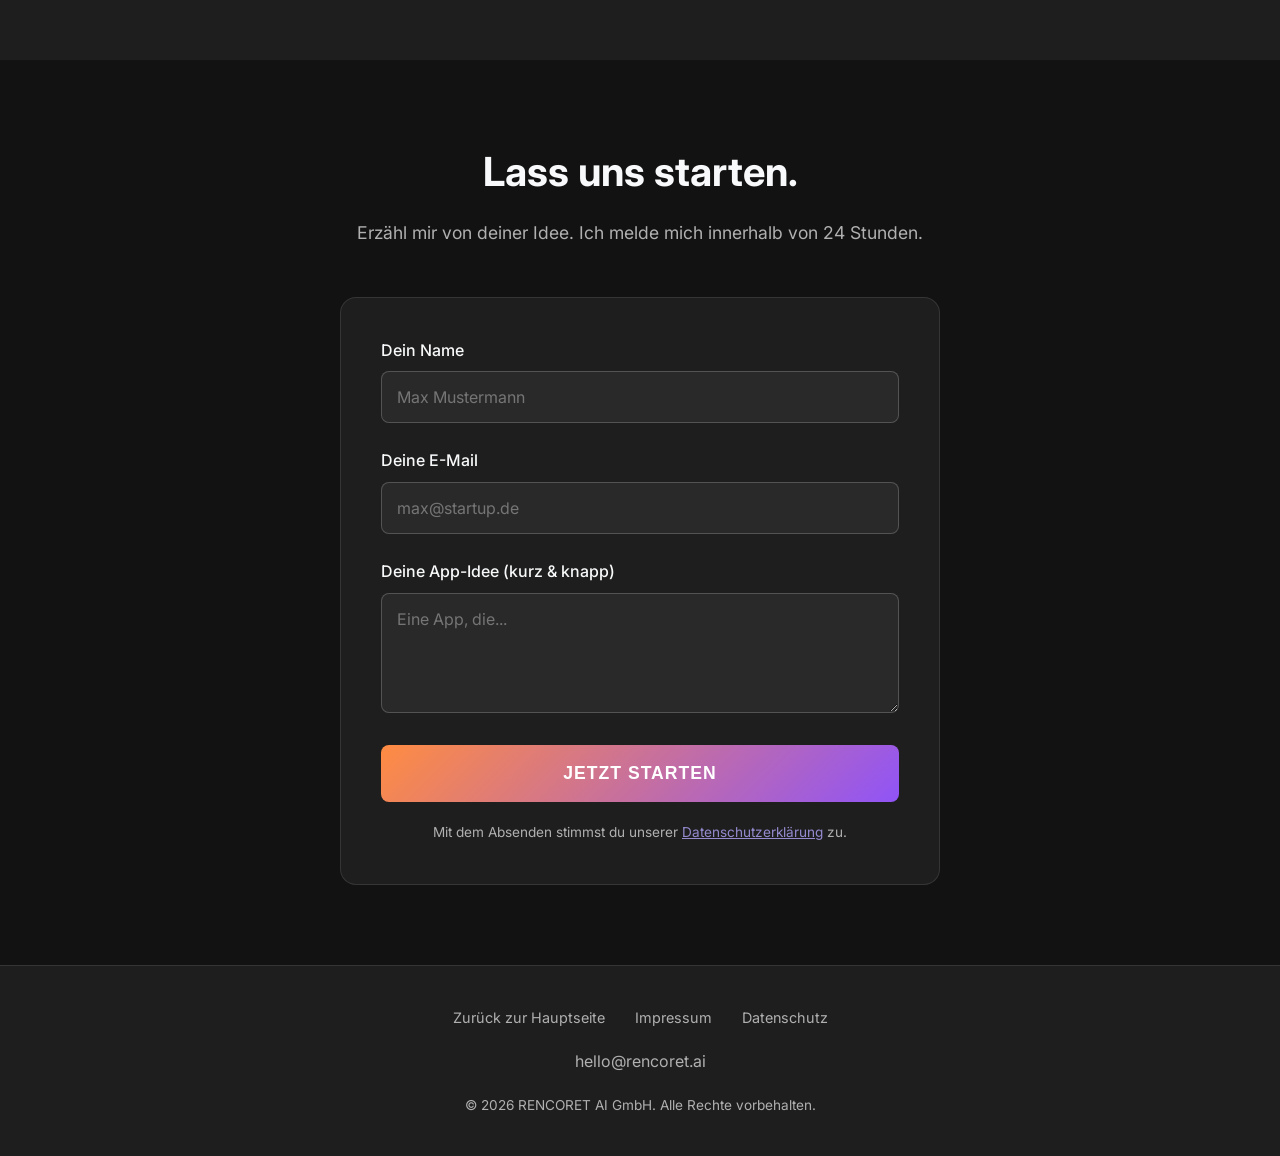
<file: founder.html>
<!DOCTYPE html>
<html lang="de">

<head>
    <meta charset="UTF-8">
    <meta name="viewport" content="width=device-width, initial-scale=1.0">
    <meta name="color-scheme" content="light dark">
    <style id="initial-theme">
        html {
            background-color: #121212;
        }

        body {
            visibility: hidden;
            opacity: 0;
            transition: opacity 0.2s ease;
        }

        html.loaded body {
            visibility: visible;
            opacity: 1;
        }
    </style>
    <title>AI MVP Apps für Founder | RENCORET AI</title>
    <meta name="description"
        content="RENCORET AI hilft Foundern, App-Ideen als fokussierten MVP mit klarem Scope, KI-Unterstützung, Produktarchitektur und Launch-Plan zu prüfen und umzusetzen.">
    <meta name="robots" content="noindex, nofollow">

    <!-- Open Graph -->
    <meta property="og:title" content="AI MVP Apps für Founder | RENCORET AI">
    <meta property="og:description"
        content="App-Ideen als fokussierten MVP prüfen, schneiden und mit KI-Unterstützung umsetzen.">
    <meta property="og:type" content="website">
    <meta property="og:url" content="https://uzzero.github.io/rencoret-ai-dev-preview/founder.html">
    <meta property="og:image" content="https://uzzero.github.io/rencoret-ai-dev-preview/img/meta/og-image.png">
    <meta property="og:image:width" content="1200">
    <meta property="og:image:height" content="630">
    <meta property="og:site_name" content="RENCORET AI">
    <meta property="og:locale" content="de_DE">

    <!-- Twitter Card Meta Tags -->
    <meta name="twitter:card" content="summary_large_image">
    <meta name="twitter:title" content="AI MVP Apps für Founder | RENCORET AI">
    <meta name="twitter:description"
        content="App-Ideen als fokussierten MVP prüfen, schneiden und mit KI-Unterstützung umsetzen.">
    <meta name="twitter:image" content="https://uzzero.github.io/rencoret-ai-dev-preview/img/meta/og-image.png">

    <link rel="canonical" href="https://uzzero.github.io/rencoret-ai-dev-preview/founder.html">

    <!-- Structured Data (JSON-LD) -->
    <script type="application/ld+json">
    {
      "@context": "https://schema.org",
      "@type": "Service",
      "serviceType": "MVP App Development",
      "provider": {
        "@type": "Organization",
        "name": "RENCORET AI",
        "url": "https://uzzero.github.io/rencoret-ai-dev-preview"
      },
      "name": "AI MVP Apps für Founder",
      "description": "MVP-Planung und App-Entwicklung für Founder mit klarem Scope, KI-gestützten Workflows und Launch-Roadmap.",
      "offers": {
        "@type": "Offer",
        "priceCurrency": "EUR",
        "availability": "https://schema.org/InStock"
      },
      "areaServed": ["DE", "AT", "CH"]
    }
    </script>

    <!-- Google Consent Mode v2 -->
    <script>
        window.dataLayer = window.dataLayer || [];
        function gtag() { dataLayer.push(arguments); }
        gtag('consent', 'default', {
            'ad_storage': 'denied',
            'ad_user_data': 'denied',
            'ad_personalization': 'denied',
            'analytics_storage': 'denied'
        });
    </script>

    <!-- Critical CSS -->
    <style>
        :root {
            --primary-color: #948bcf;
            --secondary-color: #121212;
            --accent-color: #ff8c42;
            --background-color: #121212;
            --secondary-background: #1e1e1e;
            --text-color: #f8f9fa;
            --text-light: #b0b0b0;
            --font-main: 'Inter', sans-serif;
            --gradient-start: #ff8c42;
            --gradient-end: #9054f7;
            --header-background: rgba(10, 10, 10, 0.8);
            --shadow-color: rgba(0, 0, 0, 0.3);
        }

        * {
            margin: 0;
            padding: 0;
            box-sizing: border-box;
        }

        html,
        body {
            max-width: 100vw !important;
            overflow-x: hidden !important;
            scrollbar-width: none !important;
        }

        html::-webkit-scrollbar,
        body::-webkit-scrollbar {
            display: none !important;
        }

        html {
            scroll-behavior: smooth;
        }

        body {
            font-family: var(--font-main);
            line-height: 1.6;
            background-color: var(--background-color);
            color: var(--text-color);
        }

        .container {
            width: 100%;
            max-width: 1200px;
            margin: 0 auto;
            padding: 0 20px;
        }

        /* Header - Minimal */
        header {
            background-color: var(--header-background);
            padding: 20px 0;
            position: fixed;
            top: 0;
            left: 0;
            width: 100%;
            z-index: 1000;
            backdrop-filter: blur(10px);
        }

        header .container {
            display: flex;
            justify-content: center;
            align-items: center;
        }

        .logo a {
            display: block;
        }

        .logo-svg {
            width: 200px;
            height: 68px;
            display: block;
        }

        /* Hero - Founder Specific */
        .hero-founder {
            background-color: var(--secondary-background);
            background-image: linear-gradient(to bottom, rgba(18, 18, 18, 0.7), rgba(18, 18, 18, 0.85)), url('img/hero-founder.jpg');
            background-size: cover;
            background-position: center;
            background-repeat: no-repeat;
            min-height: 100vh;
            display: flex;
            align-items: center;
            justify-content: center;
            text-align: center;
            padding: 120px 20px 80px;
            position: relative;
            overflow: hidden;
        }

        .hero-founder .oval-shapes {
            position: absolute;
            top: 0;
            left: 0;
            width: 100%;
            height: 100%;
            z-index: 1;
            overflow: hidden;
        }

        .hero-founder .oval-shape {
            position: absolute;
            border-radius: 50%;
            background: linear-gradient(45deg, var(--gradient-start), var(--gradient-end));
            opacity: 0.3;
            filter: blur(30px);
        }

        .hero-founder .oval-shape:nth-child(1) {
            width: 40vmin;
            height: 25vmin;
            top: 25%;
            left: 60%;
        }

        .hero-founder .oval-shape:nth-child(2) {
            width: 35vmin;
            height: 20vmin;
            top: 60%;
            left: 30%;
        }

        .hero-founder .oval-shape:nth-child(3) {
            width: 25vmin;
            height: 35vmin;
            top: 40%;
            left: 45%;
        }

        .hero-content {
            position: relative;
            z-index: 10;
            max-width: 800px;
        }

        .hero-headline {
            font-size: 4rem;
            font-weight: 700;
            margin-bottom: 30px;
            line-height: 1.1;
            background: linear-gradient(90deg, #f8f9fa, #948bcf);
            -webkit-background-clip: text;
            background-clip: text;
            -webkit-text-fill-color: transparent;
        }

        .hero-subheadline {
            font-size: 1.4rem;
            color: var(--text-light);
            margin-bottom: 50px;
            line-height: 1.6;
            max-width: 600px;
            margin-left: auto;
            margin-right: auto;
        }

        .cta-button {
            display: inline-block;
            background: linear-gradient(135deg, var(--gradient-start), var(--gradient-end));
            color: #fff;
            padding: 20px 60px;
            border-radius: 50px;
            font-weight: 700;
            font-size: 1.2rem;
            text-transform: uppercase;
            letter-spacing: 2px;
            text-decoration: none;
            transition: transform 0.3s ease, box-shadow 0.3s ease;
        }

        .cta-button:hover {
            transform: translateY(-3px);
            box-shadow: 0 15px 40px rgba(255, 140, 66, 0.4);
            color: #fff;
            text-decoration: none;
        }

        /* Trust Indicators */
        .trust-section {
            padding: 60px 20px;
            background-color: var(--background-color);
            text-align: center;
        }

        .trust-headline {
            font-size: 1.1rem;
            color: var(--text-light);
            margin-bottom: 30px;
            text-transform: uppercase;
            letter-spacing: 2px;
        }

        .trust-items {
            display: flex;
            justify-content: center;
            gap: 60px;
            flex-wrap: wrap;
        }

        .trust-item {
            text-align: center;
        }

        .trust-number {
            font-size: 2.5rem;
            font-weight: 700;
            background: linear-gradient(90deg, var(--gradient-start), var(--gradient-end));
            -webkit-background-clip: text;
            background-clip: text;
            -webkit-text-fill-color: transparent;
        }

        .trust-label {
            font-size: 0.9rem;
            color: var(--text-light);
            margin-top: 5px;
        }

        /* Value Proposition */
        .value-section {
            padding: 80px 20px;
            background-color: var(--secondary-background);
        }

        .value-grid {
            display: grid;
            grid-template-columns: repeat(auto-fit, minmax(280px, 1fr));
            gap: 40px;
            max-width: 1000px;
            margin: 0 auto;
        }

        .value-card {
            background: rgba(255, 255, 255, 0.03);
            border: 1px solid rgba(255, 255, 255, 0.1);
            border-radius: 16px;
            padding: 40px 30px;
            text-align: center;
        }

        .value-icon {
            font-size: 3rem;
            margin-bottom: 20px;
        }

        .value-title {
            font-size: 1.3rem;
            font-weight: 600;
            margin-bottom: 15px;
            color: var(--text-color);
        }

        .value-text {
            color: var(--text-light);
            font-size: 1rem;
            line-height: 1.6;
        }

        /* Contact Section */
        .contact-section {
            padding: 80px 20px;
            background-color: var(--background-color);
        }

        .contact-headline {
            font-size: 2.5rem;
            font-weight: 700;
            text-align: center;
            margin-bottom: 15px;
        }

        .contact-subheadline {
            text-align: center;
            color: var(--text-light);
            margin-bottom: 50px;
            font-size: 1.1rem;
        }

        .contact-form {
            max-width: 600px;
            margin: 0 auto;
            background: var(--secondary-background);
            padding: 40px;
            border-radius: 16px;
            border: 1px solid rgba(255, 255, 255, 0.1);
        }

        .form-group {
            margin-bottom: 25px;
        }

        .form-group label {
            display: block;
            margin-bottom: 8px;
            font-weight: 500;
            color: var(--text-color);
        }

        .form-group input,
        .form-group textarea {
            width: 100%;
            padding: 15px;
            border: 1px solid rgba(255, 255, 255, 0.2);
            border-radius: 8px;
            background: rgba(255, 255, 255, 0.05);
            color: var(--text-color);
            font-size: 1rem;
            font-family: var(--font-main);
            transition: border-color 0.3s ease;
        }

        .form-group input:focus,
        .form-group textarea:focus {
            outline: none;
            border-color: var(--primary-color);
        }

        .form-group textarea {
            min-height: 120px;
            resize: vertical;
        }

        .form-submit {
            width: 100%;
            background: linear-gradient(135deg, var(--gradient-start), var(--gradient-end));
            color: #fff;
            padding: 18px;
            border: none;
            border-radius: 8px;
            font-size: 1.1rem;
            font-weight: 700;
            text-transform: uppercase;
            letter-spacing: 1px;
            cursor: pointer;
            transition: transform 0.3s ease, box-shadow 0.3s ease;
        }

        .form-submit:hover {
            transform: translateY(-2px);
            box-shadow: 0 10px 30px rgba(255, 140, 66, 0.3);
        }

        .form-privacy {
            font-size: 0.85rem;
            color: var(--text-light);
            text-align: center;
            margin-top: 20px;
        }

        .form-privacy a {
            color: var(--primary-color);
        }

        /* Footer - Minimal */
        .footer-minimal {
            padding: 40px 20px;
            background-color: var(--secondary-background);
            text-align: center;
            border-top: 1px solid rgba(255, 255, 255, 0.1);
        }

        .footer-links {
            display: flex;
            justify-content: center;
            gap: 30px;
            margin-bottom: 20px;
        }

        .footer-links a {
            color: var(--text-light);
            text-decoration: none;
            font-size: 0.9rem;
        }

        .footer-links a:hover {
            color: var(--primary-color);
        }

        .footer-copyright {
            color: var(--text-light);
            font-size: 0.85rem;
        }

        /* Responsive */
        @media (max-width: 768px) {
            .hero-headline {
                font-size: 2.5rem;
            }

            .hero-subheadline {
                font-size: 1.1rem;
            }

            .cta-button {
                padding: 18px 40px;
                font-size: 1rem;
            }

            .trust-items {
                gap: 30px;
            }

            .contact-form {
                padding: 30px 20px;
            }
        }

        @media (max-width: 480px) {
            .hero-headline {
                font-size: 2rem;
            }

            .hero-subheadline {
                font-size: 1rem;
            }
        }
    </style>

    <!-- Preconnect Hints -->
    <link rel="preconnect" href="https://fonts.googleapis.com">
    <link rel="preconnect" href="https://fonts.gstatic.com" crossorigin>
    <link rel="stylesheet" href="https://fonts.googleapis.com/css2?family=Inter:wght@300;400;500;600;700&display=swap">
    <link rel="stylesheet" href="https://s.pageclip.co/v1/pageclip.css">
    <link rel="icon" type="image/png" sizes="32x32" href="img/favicon/favicon-32x32.png">
    <link rel="icon" type="image/png" sizes="16x16" href="img/favicon/favicon-16x16.png">
    <link rel="apple-touch-icon" sizes="180x180" href="img/favicon/apple-touch-icon.png">
    <link rel="manifest" href="site.webmanifest">

    <script>
        (function () {
            document.documentElement.setAttribute('data-theme', 'dark');
            if (document.readyState === 'interactive' || document.readyState === 'complete') {
                document.documentElement.classList.add('loaded');
            }
            document.addEventListener('DOMContentLoaded', function () {
                document.documentElement.classList.add('loaded');
            });
        })();
    </script>
</head>

<body>
    <header>
        <div class="container">
            <div class="logo">
                <a href="./" title="RENCORET AI">
                    <img src="img/logo-extended.svg" alt="RENCORET AI MVP APPS Logo" class="logo-svg" width="220" height="88">
                </a>
            </div>
            <nav style="margin-left: auto;">
                <a href="./"
                    style="color: var(--text-color); text-decoration: none; font-weight: 500; display: flex; align-items: center; gap: 8px;">
                    <svg width="20" height="20" viewBox="0 0 24 24" fill="none" stroke="currentColor" stroke-width="2"
                        stroke-linecap="round" stroke-linejoin="round">
                        <path d="M3 9l9-7 9 7v11a2 2 0 0 1-2 2H5a2 2 0 0 1-2-2z"></path>
                        <polyline points="9 22 9 12 15 12 15 22"></polyline>
                    </svg>
                    Zur Startseite
                </a>
            </nav>
        </div>
    </header>

    <main>
        <!-- Hero Section -->
        <section class="hero-founder">
            <div class="oval-shapes">
                <div class="oval-shape"></div>
                <div class="oval-shape"></div>
                <div class="oval-shape"></div>
            </div>
            <div class="hero-content">
                <h1 class="hero-headline">AI MVP Apps für Founder.</h1>
                <p class="hero-subheadline">Wir prüfen Idee, Zielgruppe und Kernfunktion, schneiden den ersten MVP und
                    bauen daraus eine App mit klarer Produktarchitektur.</p>
                <a href="#kontakt" class="cta-button">Starten.</a>
            </div>
        </section>

        <!-- Trust Indicators -->
        <section class="trust-section">
            <p class="trust-headline">Warum jetzt der perfekte Moment ist</p>
            <div class="trust-items">
                <div class="trust-item">
                    <div class="trust-number">10x</div>
                    <div class="trust-label">Schnellere Entwicklung mit AI</div>
                </div>
                <div class="trust-item">
                    <div class="trust-number">90%</div>
                    <div class="trust-label">Weniger Kosten vs. klassisch</div>
                </div>
                <div class="trust-item">
                    <div class="trust-number">4-8</div>
                    <div class="trust-label">Wochen bis zum MVP</div>
                </div>
            </div>
        </section>

        <!-- Value Proposition -->
        <section class="value-section">
            <div class="value-grid">
                <div class="value-card">
                    <div class="value-icon">💡</div>
                    <h3 class="value-title">Deine Idee, deine App</h3>
                    <p class="value-text">Du hast die Vision. Wir haben die AI-Tools und das Know-how, um sie in
                        Rekordzeit umzusetzen.</p>
                </div>
                <div class="value-card">
                    <div class="value-icon">⚡</div>
                    <h3 class="value-title">MVP in Wochen</h3>
                    <p class="value-text">Kein Warten auf Investoren. Kein riesiges Team. In 4-8 Wochen hast du eine
                        funktionierende App.</p>
                </div>
                <div class="value-card">
                    <div class="value-icon">🚀</div>
                    <h3 class="value-title">Bereit für den Markt</h3>
                    <p class="value-text">Nicht nur ein Prototyp – eine echte App, die du Investoren zeigen und Nutzern
                        geben kannst.</p>
                </div>
            </div>
        </section>

        <!-- Contact Section -->
        <section class="contact-section" id="kontakt">
            <h2 class="contact-headline">Lass uns starten.</h2>
            <p class="contact-subheadline">Erzähl mir von deiner Idee. Ich melde mich innerhalb von 24 Stunden.</p>

            <form action="https://send.pageclip.co/O4rROlZ18F7D3ZSvNSHbRGRPf3DmGdqJ/founder-leads"
                class="pageclip-form contact-form" method="post" id="founder-contact-form">
                <div class="form-group">
                    <label for="name">Dein Name</label>
                    <input type="text" id="name" name="name" required placeholder="Max Mustermann">
                </div>
                <div class="form-group">
                    <label for="email">Deine E-Mail</label>
                    <input type="email" id="email" name="email" required placeholder="max@startup.de">
                </div>
                <div class="form-group">
                    <label for="idea">Deine App-Idee (kurz & knapp)</label>
                    <textarea id="idea" name="idea" required placeholder="Eine App, die..."></textarea>
                </div>
                <input type="hidden" name="source" value="founder_landing_page">
                <input type="hidden" name="utm_source" id="utm_source">
                <input type="hidden" name="utm_medium" id="utm_medium">
                <input type="hidden" name="utm_campaign" id="utm_campaign">
                <input type="hidden" name="utm_content" id="utm_content">
                <input type="hidden" name="utm_term" id="utm_term">
                <input type="hidden" name="landing_page" id="landing_page">
                <input type="hidden" name="referrer" id="referrer">
                <input type="hidden" name="first_seen_at" id="first_seen_at">
                <button type="submit" class="form-submit pageclip-form__submit">
                    <span>Jetzt starten</span>
                </button>
                <p class="form-privacy">Mit dem Absenden stimmst du unserer <a
                        href="datenschutz.html">Datenschutzerklärung</a> zu.</p>
            </form>
        </section>
    </main>

    <!-- Footer -->
    <footer class="footer-minimal">
        <div class="container" style="max-width: 1200px; margin: 0 auto; padding: 0 20px;">
            <div class="footer-links" style="margin-bottom: 20px;">
                <a href="./">Zurück zur Hauptseite</a>
                <a href="impressum.html">Impressum</a>
                <a href="datenschutz.html">Datenschutz</a>
            </div>
            <div class="footer-contact" style="margin-bottom: 20px; color: var(--text-light); text-align: center;">
                <a href="mailto:hello@rencoret.ai"
                    style="color: var(--text-light); text-decoration: none;">hello@rencoret.ai</a>
            </div>
            <p class="footer-copyright">© 2026 RENCORET AI GmbH. Alle Rechte vorbehalten.</p>
        </div>
    </footer>

    <!-- Pageclip -->
    <script src="https://s.pageclip.co/v1/pageclip.js" charset="utf-8"></script>
    <script src="js/lead-attribution.js"></script>

    <!-- UTM Parameter Capture -->
    <script>
        (function () {
            const form = document.getElementById('founder-contact-form');
            const attribution = window.rencoretLeadAttribution && typeof window.rencoretLeadAttribution.populateForm === 'function'
                ? window.rencoretLeadAttribution.populateForm(form)
                : populateCurrentAttribution(form);
            const campaignData = {
                utm_source: attribution.utm_source || 'direct',
                utm_medium: attribution.utm_medium || '',
                utm_campaign: attribution.utm_campaign || '',
                utm_content: attribution.utm_content || '',
                utm_term: attribution.utm_term || '',
                landing_page: attribution.landing_page || '/founder',
                referrer: attribution.referrer || '',
                first_seen_at: attribution.first_seen_at || '',
                timestamp: attribution.first_seen_at || new Date().toISOString()
            };

            try {
                if (!sessionStorage.getItem('campaign_data')) {
                    sessionStorage.setItem('campaign_data', JSON.stringify(campaignData));
                }
            } catch (error) {
                // Attribution storage is best-effort and must not block form usage.
            }

            window.rencoretLandingPageContext = campaignData;

            function populateCurrentAttribution(targetForm) {
                const params = new URLSearchParams(window.location.search);
                const data = {
                    utm_source: params.get('utm_source') || '',
                    utm_medium: params.get('utm_medium') || '',
                    utm_campaign: params.get('utm_campaign') || '',
                    utm_content: params.get('utm_content') || '',
                    utm_term: params.get('utm_term') || '',
                    landing_page: window.location.pathname + window.location.search,
                    referrer: document.referrer || '',
                    first_seen_at: new Date().toISOString()
                };

                if (targetForm && targetForm.elements) {
                    Object.keys(data).forEach(function (fieldName) {
                        const field = targetForm.elements[fieldName];
                        if (field && typeof field.value !== 'undefined') {
                            field.value = data[fieldName];
                        }
                    });
                }

                return data;
            }
        })();

        // Track form submission
        document.getElementById('founder-contact-form').addEventListener('submit', function () {
            if (window.RencoretAnalytics && typeof window.RencoretAnalytics.trackEvent === 'function') {
                let campaignData = {};
                try {
                    campaignData = JSON.parse(sessionStorage.getItem('campaign_data') || '{}');
                } catch (error) {
                    campaignData = {};
                }
                window.RencoretAnalytics.trackEvent('generate_lead', {
                    event_category: 'conversion',
                    event_label: 'founder_landing_page',
                    landing_page: '/founder',
                    ...campaignData
                });
            }
        });
    </script>

    <!-- Analytics & Campaign Attribution -->
    <script src="js/analytics.js" defer></script>

    <!-- Cookie Consent Banner -->
    <link rel="stylesheet" href="css/cookie-banner.css">
    <div id="cookie-banner" class="cookie-banner" style="display: none;">
        <div class="cookie-content">
            <p>Wir verwenden Cookies und Tracking-Technologien, um Ihre Erfahrung zu verbessern und den Erfolg unserer
                Kampagnen zu messen. Nicht notwendiges Tracking laden wir erst nach Ihrer aktiven Zustimmung.
                Details finden Sie in unserer <a href="datenschutz.html">Datenschutzerklärung</a>.</p>
            <div class="cookie-buttons">
                <button id="reject-cookies" class="cookie-btn cookie-btn-reject" type="button">Ablehnen</button>
                <button id="accept-cookies" class="cookie-btn cookie-btn-accept" type="button">Akzeptieren</button>
            </div>
        </div>
    </div>
</body>

</html>
</file>
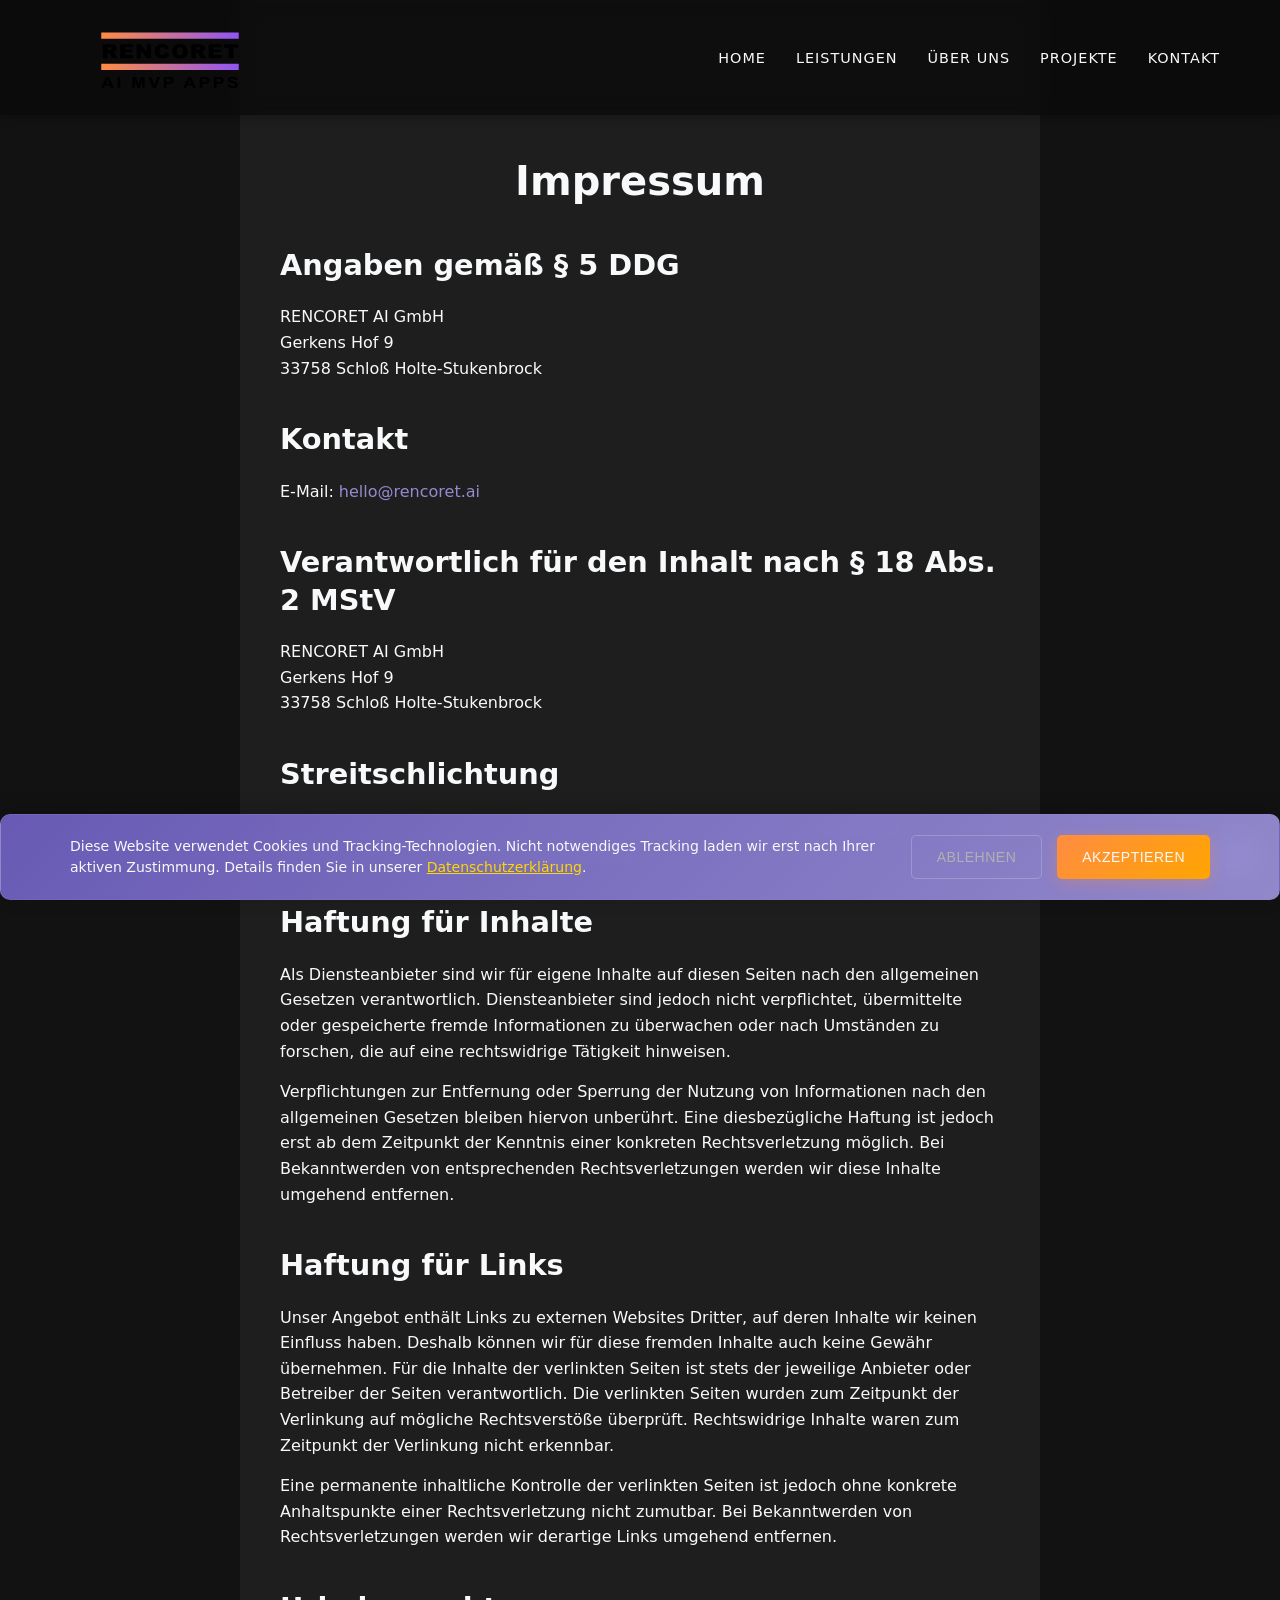
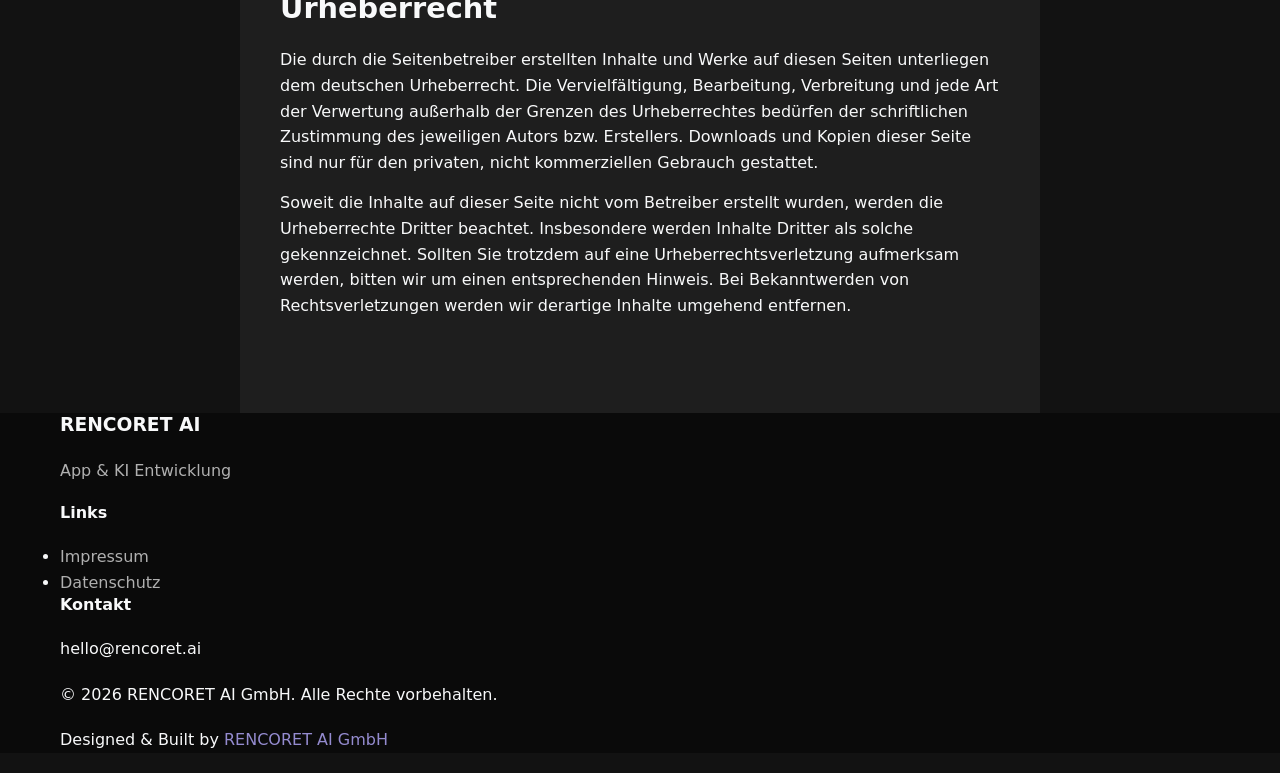
<file: impressum.html>
<!DOCTYPE html>
<html lang="de">

<head>
    <meta charset="UTF-8">
    <meta name="viewport" content="width=device-width, initial-scale=1.0">
    <meta name="color-scheme" content="light dark">
    <title>Impressum - RENCORET AI</title>
    <meta name="description" content="Impressum von RENCORET AI - App & KI Entwicklung in Schloß Holte-Stukenbrock.">
    <meta name="author" content="RENCORET AI">
    <meta name="robots" content="noindex, nofollow">
    <meta property="og:title" content="Impressum - RENCORET AI">
    <meta property="og:description"
        content="Impressum von RENCORET AI - App & KI Entwicklung in Schloß Holte-Stukenbrock.">
    <meta property="og:type" content="website">
    <meta property="og:url" content="https://uzzero.github.io/rencoret-ai-dev-preview/impressum.html">
    <meta property="og:image" content="https://uzzero.github.io/rencoret-ai-dev-preview/img/meta/og-image.png">
    <meta property="og:image:type" content="image/png">
    <meta property="og:image:width" content="1200">
    <meta property="og:image:height" content="630">
    <meta property="og:site_name" content="RENCORET AI">
    <meta property="og:locale" content="de_DE">
    <meta name="twitter:card" content="summary_large_image">
    <meta name="twitter:title" content="Impressum - RENCORET AI">
    <meta name="twitter:description"
        content="Impressum von RENCORET AI - App & KI Entwicklung in Schloß Holte-Stukenbrock.">
    <meta name="twitter:image" content="https://uzzero.github.io/rencoret-ai-dev-preview/img/meta/og-image.png">
    <link rel="canonical" href="https://uzzero.github.io/rencoret-ai-dev-preview/impressum.html">

    <!-- Critical CSS inline -->
    <style>
        /* Critical CSS für Above-the-fold Inhalte */
        :root {
            --primary-color: #948bcf;
            --secondary-color: #121212;
            --accent-color: #ff8c42;
            --light-color: #f8f9fa;
            --dark-color: #0a0a0a;
            --text-color: #f8f9fa;
            --text-light: #b0b0b0;
            --font-main: 'Inter', sans-serif;
            --gradient-start: #ff8c42;
            --gradient-end: #9054f7;
            /* Light Mode (Standard) */
            --background-color: #f8f9fa;
            --secondary-background: #ffffff;
            --text-color: #212121;
            --text-light: #424242;
            --shadow-color: rgba(0, 0, 0, 0.1);
            --header-background: rgba(255, 255, 255, 0.9);
            --hero-heading-color: #212121;
            --hero-subtext-color: #424242;
            --tagline-color: #555555;
            --logo-invert: 100%;
            --cta-button-text: #ffffff;
            --cta-button-bg: #6a5cb8;
            --oval-opacity: 0.5;
        }

        @media (prefers-color-scheme: dark) {
            :root {
                --background-color: #121212;
                --secondary-background: #1e1e1e;
                --text-color: #f8f9fa;
                --text-light: #b0b0b0;
                --shadow-color: rgba(0, 0, 0, 0.3);
                --header-background: rgba(10, 10, 10, 0.8);
                --hero-heading-color: #f8f9fa;
                --hero-subtext-color: #b0b0b0;
                --tagline-color: #b0b0b0;
                --logo-invert: 0%;
                --cta-button-text: #ffffff;
                --cta-button-bg: #948bcf;
                --oval-opacity: 0.3;
            }
        }

        [data-theme="dark"] {
            --background-color: #121212;
            --secondary-background: #1e1e1e;
            --text-color: #f8f9fa;
            --text-light: #b0b0b0;
            --shadow-color: rgba(0, 0, 0, 0.3);
            --header-background: rgba(10, 10, 10, 0.8);
            --hero-heading-color: #f8f9fa;
            --hero-subtext-color: #b0b0b0;
            --tagline-color: #b0b0b0;
            --logo-invert: 0%;
            --cta-button-text: #ffffff;
            --cta-button-bg: #948bcf;
            --oval-opacity: 0.3;
        }

        * {
            margin: 0;
            padding: 0;
            box-sizing: border-box;
        }

        html {
            scroll-behavior: smooth;
        }

        body {
            font-family: var(--font-main);
            line-height: 1.6;
            background-color: var(--background-color);
            color: var(--text-color);
            transition: background-color 0.5s ease, color 0.5s ease;
        }

        .container {
            width: 100%;
            max-width: 1200px;
            margin: 0 auto;
            padding: 0 20px;
        }

        header {
            background-color: var(--header-background);
            padding: 20px 0;
            box-shadow: 0 2px 10px var(--shadow-color);
            position: fixed;
            top: 0;
            left: 0;
            width: 100%;
            z-index: 1000;
            backdrop-filter: blur(10px);
        }

        header .container {
            display: flex;
            justify-content: space-between;
            align-items: center;
        }

        .logo {
            display: flex;
            align-items: center;
        }

        .logo a {
            color: var(--light-color);
            text-decoration: none;
            display: block;
        }

        .logo-svg {
            width: 220px;
            height: 75px;
            display: block;
            transition: filter 0.5s ease;
        }

        /* Logo-Anzeige je nach Modus */
        /* Im Light Mode (Standard) */
        .dark-mode-logo {
            display: none !important;
        }

        .light-mode-logo {
            display: block !important;
        }

        /* Überschreibe die Standardeinstellungen je nach System-Farbschema */
        @media (prefers-color-scheme: dark) {
            body:not([data-theme="light"]) .dark-mode-logo {
                display: block !important;
            }

            body:not([data-theme="light"]) .light-mode-logo {
                display: none !important;
            }
        }

        /* Explizite Theme-Einstellungen durch den Toggle-Button */
        [data-theme="dark"] .dark-mode-logo {
            display: block !important;
        }

        [data-theme="dark"] .light-mode-logo {
            display: none !important;
        }

        [data-theme="light"] .dark-mode-logo {
            display: none !important;
        }

        [data-theme="light"] .light-mode-logo {
            display: block !important;
        }

        nav ul {
            display: flex;
            list-style: none;
        }

        nav ul li {
            margin-left: 30px;
        }

        nav ul li a {
            color: var(--text-color);
            font-weight: 500;
            text-transform: uppercase;
            font-size: 0.9rem;
            letter-spacing: 1px;
            transition: color 0.3s ease;
        }

        nav ul li a:hover,
        nav ul li a[aria-current="page"] {
            color: var(--primary-color);
        }

        .legal {
            background-color: var(--secondary-background);
            padding-bottom: 80px;
        }

        .legal h1 {
            font-size: 2.5rem;
            margin-bottom: 30px;
            color: var(--hero-heading-color);
        }

        .legal h2 {
            font-size: 1.8rem;
            margin: 30px 0 15px;
            color: var(--hero-heading-color);
        }

        .legal p {
            margin-bottom: 20px;
            color: var(--text-color);
        }

        .legal a {
            color: var(--primary-color);
            text-decoration: none;
            transition: color 0.3s ease;
        }

        .legal a:hover {
            text-decoration: underline;
        }

        /* Theme Toggle Button Styling */
        .theme-toggle {
            position: fixed;
            bottom: 20px;
            right: 20px;
            z-index: 1000;
            width: 50px;
            height: 50px;
            border-radius: 50%;
            background-color: var(--primary-color);
            color: #ffffff;
            display: flex;
            align-items: center;
            justify-content: center;
            border: none;
            cursor: pointer;
            box-shadow: 0 2px 10px var(--shadow-color);
            transition: background-color 0.3s ease;
        }

        .theme-toggle:hover {
            background-color: var(--accent-color);
        }

        /* Responsive Anpassungen */
        @media (max-width: 768px) {
            .legal h1 {
                font-size: 2rem;
            }

            header .container {
                flex-direction: column;
            }

            nav ul {
                margin-top: 15px;
                justify-content: center;
            }

            nav ul li {
                margin: 0 10px;
            }
        }

        @media (max-width: 576px) {
            .legal h1 {
                font-size: 1.8rem;
            }

            nav ul {
                flex-wrap: wrap;
            }

            nav ul li {
                margin: 5px 8px;
            }
        }
    </style>

    <!-- Asynchrones Laden der CSS-Dateien -->
    <link rel="preload" href="https://fonts.googleapis.com/css2?family=Inter:wght@300;400;500;600;700&display=swap"
        as="style" onload="this.onload=null;this.rel='stylesheet'">
    <noscript>
        <link rel="stylesheet"
            href="https://fonts.googleapis.com/css2?family=Inter:wght@300;400;500;600;700&display=swap">
    </noscript>

    <link rel="stylesheet" href="css/impressum.9a6d310b2c40.css">
    <noscript>
        
    </noscript>

    <noscript>
        
    </noscript>

    <link rel="preload" href="css/print.css" as="print" media="print" onload="this.onload=null;this.rel='stylesheet'">
    <noscript>
        <link rel="stylesheet" href="css/print.css" media="print">
    </noscript>

    <!-- Preload-Polyfill für ältere Browser -->
    <script>
        !function (n) { "use strict"; n.loadCSS || (n.loadCSS = function () { }); var t = loadCSS.relpreload = {}; if (t.support = function () { var e; try { e = n.document.createElement("link").relList.supports("preload") } catch (t) { e = !1 } return function () { return e } }(), t.bindMediaToggle = function (t) { var e = t.media || "all"; function a() { t.addEventListener ? t.removeEventListener("load", a) : t.attachEvent && t.detachEvent("onload", a), t.setAttribute("onload", null), t.media = e } t.addEventListener ? t.addEventListener("load", a) : t.attachEvent && t.attachEvent("onload", a), setTimeout(function () { t.rel = "stylesheet", t.media = "only x" }), setTimeout(a, 3e3) }, t.poly = function () { if (!t.support()) for (var e = n.document.getElementsByTagName("link"), a = 0; a < e.length; a++) { var o = e[a]; "preload" !== o.rel || "style" !== o.getAttribute("as") || o.getAttribute("data-loadcss") || (o.setAttribute("data-loadcss", !0), t.bindMediaToggle(o)) } }, !t.support()) { t.poly(); var e = n.setInterval(t.poly, 500); n.addEventListener ? n.addEventListener("load", function () { t.poly(), n.clearInterval(e) }) : n.attachEvent && n.attachEvent("onload", function () { t.poly(), n.clearInterval(e) }) } "undefined" != typeof exports ? exports.loadCSS = loadCSS : n.loadCSS = loadCSS }("undefined" != typeof global ? global : this);
    </script>

    <!-- Favicon -->
    <link rel="icon" type="image/png" sizes="32x32" href="img/favicon/favicon-32x32.png">
    <link rel="icon" type="image/png" sizes="16x16" href="img/favicon/favicon-16x16.png">
    <link rel="apple-touch-icon" sizes="180x180" href="img/favicon/apple-touch-icon.png">
    <link rel="manifest" href="site.webmanifest">
</head>

<body>
    <div id="cookie-banner" class="cookie-banner" style="display: none;">
        <div class="cookie-content">
            <p>Diese Website verwendet Cookies und Tracking-Technologien. Nicht notwendiges Tracking laden wir erst nach
                Ihrer aktiven Zustimmung. Details finden Sie in unserer <a
                    href="datenschutz.html">Datenschutzerklärung</a>.</p>
            <div class="cookie-buttons">
                <button id="reject-cookies" class="cookie-btn cookie-btn-reject" type="button">Ablehnen</button>
                <button id="accept-cookies" class="cookie-btn cookie-btn-accept" type="button">Akzeptieren</button>
            </div>
        </div>
    </div>

    <header>
        <div class="container">
            <div class="logo">
                <a href="index.html" title="RENCORET AI - Startseite">
                    <img src="img/logo-extended.svg" alt="RENCORET AI MVP APPS Logo" class="logo-svg dark-mode-logo">
                    <img src="img/logo-extended-light.svg" alt="RENCORET AI MVP APPS Logo"
                        class="logo-svg light-mode-logo">
                </a>
            </div>
            <nav aria-label="Hauptnavigation">
                <ul>
                    <li><a href="index.html">Home</a></li>
                    <li><a href="index.html#leistungen">Leistungen</a></li>
                    <li><a href="index.html#ueber-uns">Über uns</a></li>
                    <li><a href="index.html#projekte">Projekte</a></li>
                    <li><a href="index.html#kontakt">Kontakt</a></li>
                </ul>
            </nav>
        </div>
    </header>

    <section class="legal">
        <div class="container">
            <h1>Impressum</h1>
            <!-- TODO: Bitte rechtlich final prüfen lassen. -->

            <h2>Angaben gemäß § 5 DDG</h2>
            <p>
                RENCORET AI GmbH<br>
                Gerkens Hof 9<br>
                33758 Schloß Holte-Stukenbrock
            </p>

            <h2>Kontakt</h2>
            <p>
                E-Mail: <a href="mailto:hello@rencoret.ai">hello@rencoret.ai</a>
            </p>

            <h2>Verantwortlich für den Inhalt nach § 18 Abs. 2 MStV</h2>
            <p>
                RENCORET AI GmbH<br>
                Gerkens Hof 9<br>
                33758 Schloß Holte-Stukenbrock
            </p>

            <h2>Streitschlichtung</h2>
            <p>Wir sind nicht bereit oder verpflichtet, an Streitbeilegungsverfahren vor einer
                Verbraucherschlichtungsstelle teilzunehmen.</p>

            <h2>Haftung für Inhalte</h2>
            <p>Als Diensteanbieter sind wir für eigene Inhalte auf diesen Seiten nach den
                allgemeinen Gesetzen verantwortlich. Diensteanbieter sind jedoch nicht
                verpflichtet, übermittelte oder gespeicherte fremde Informationen zu überwachen oder nach Umständen zu
                forschen, die auf eine rechtswidrige Tätigkeit hinweisen.</p>
            <p>Verpflichtungen zur Entfernung oder Sperrung der Nutzung von Informationen nach den allgemeinen Gesetzen
                bleiben hiervon unberührt. Eine diesbezügliche Haftung ist jedoch erst ab dem Zeitpunkt der Kenntnis
                einer konkreten Rechtsverletzung möglich. Bei Bekanntwerden von entsprechenden Rechtsverletzungen werden
                wir diese Inhalte umgehend entfernen.</p>

            <h2>Haftung für Links</h2>
            <p>Unser Angebot enthält Links zu externen Websites Dritter, auf deren Inhalte wir keinen Einfluss haben.
                Deshalb können wir für diese fremden Inhalte auch keine Gewähr übernehmen. Für die Inhalte der
                verlinkten Seiten ist stets der jeweilige Anbieter oder Betreiber der Seiten verantwortlich. Die
                verlinkten Seiten wurden zum Zeitpunkt der Verlinkung auf mögliche Rechtsverstöße überprüft.
                Rechtswidrige Inhalte waren zum Zeitpunkt der Verlinkung nicht erkennbar.</p>
            <p>Eine permanente inhaltliche Kontrolle der verlinkten Seiten ist jedoch ohne konkrete Anhaltspunkte einer
                Rechtsverletzung nicht zumutbar. Bei Bekanntwerden von Rechtsverletzungen werden wir derartige Links
                umgehend entfernen.</p>

            <h2>Urheberrecht</h2>
            <p>Die durch die Seitenbetreiber erstellten Inhalte und Werke auf diesen Seiten unterliegen dem deutschen
                Urheberrecht. Die Vervielfältigung, Bearbeitung, Verbreitung und jede Art der Verwertung außerhalb der
                Grenzen des Urheberrechtes bedürfen der schriftlichen Zustimmung des jeweiligen Autors bzw. Erstellers.
                Downloads und Kopien dieser Seite sind nur für den privaten, nicht kommerziellen Gebrauch gestattet.</p>
            <p>Soweit die Inhalte auf dieser Seite nicht vom Betreiber erstellt wurden, werden die Urheberrechte Dritter
                beachtet. Insbesondere werden Inhalte Dritter als solche gekennzeichnet. Sollten Sie trotzdem auf eine
                Urheberrechtsverletzung aufmerksam werden, bitten wir um einen entsprechenden Hinweis. Bei Bekanntwerden
                von Rechtsverletzungen werden wir derartige Inhalte umgehend entfernen.</p>
        </div>
    </section>

    <footer>
        <div class="container">
            <div class="footer-content">
                <div class="footer-logo">
                    <h3>RENCORET AI</h3>
                    <p>App & KI Entwicklung</p>
                </div>
                <div class="footer-links">
                    <h4>Links</h4>
                    <ul>
                        <li><a href="impressum.html">Impressum</a></li>
                        <li><a href="datenschutz.html">Datenschutz</a></li>
                    </ul>
                </div>
                <div class="footer-contact">
                    <h4>Kontakt</h4>
                    <p>hello@rencoret.ai</p>
                </div>
            </div>
            <div class="copyright">
                <p>&copy; 2026 RENCORET AI GmbH. Alle Rechte vorbehalten.</p>
                <p class="footer-credit">
                    Designed &amp; Built by
                    <a class="rencoret-glow" href="https://uzzero.github.io/rencoret-ai-dev-preview" target="_blank" rel="noopener noreferrer">
                        <span class="ai-glow-inner">RENCORET AI GmbH</span>
                    </a>
                </p>
            </div>
        </div>
    </footer>

    <button class="theme-toggle" id="theme-toggle" aria-label="Farbschema umschalten">
        <svg xmlns="http://www.w3.org/2000/svg" width="24" height="24" viewBox="0 0 24 24" fill="none"
            stroke="currentColor" stroke-width="2" stroke-linecap="round" stroke-linejoin="round" class="moon">
            <path d="M21 12.79A9 9 0 1 1 11.21 3 7 7 0 0 0 21 12.79z"></path>
        </svg>
        <svg xmlns="http://www.w3.org/2000/svg" width="24" height="24" viewBox="0 0 24 24" fill="none"
            stroke="currentColor" stroke-width="2" stroke-linecap="round" stroke-linejoin="round" class="sun">
            <circle cx="12" cy="12" r="5"></circle>
            <line x1="12" y1="1" x2="12" y2="3"></line>
            <line x1="12" y1="21" x2="12" y2="23"></line>
            <line x1="4.22" y1="4.22" x2="5.64" y2="5.64"></line>
            <line x1="18.36" y1="18.36" x2="19.78" y2="19.78"></line>
            <line x1="1" y1="12" x2="3" y2="12"></line>
            <line x1="21" y1="12" x2="23" y2="12"></line>
            <line x1="4.22" y1="19.78" x2="5.64" y2="18.36"></line>
            <line x1="18.36" y1="5.64" x2="19.78" y2="4.22"></line>
        </svg>
    </button>

    <script>
        window.dataLayer = window.dataLayer || [];
        function gtag() { dataLayer.push(arguments); }

        gtag('consent', 'default', {
            'ad_storage': 'denied',
            'ad_user_data': 'denied',
            'ad_personalization': 'denied',
            'analytics_storage': 'denied'
        });
    </script>
    <script src="js/analytics.js" defer></script>
    <script src="https://s.pageclip.co/v1/pageclip.js" charset="utf-8"></script>

    <!-- Skript zur dynamischen Anpassung des Abstands -->
    <script>
        // Funktion zur Berechnung und Anwendung des Abstands
        function adjustHeaderSpacing() {
            const header = document.querySelector('header');
            const legalSection = document.querySelector('.legal');

            if (header && legalSection) {
                // Header-Höhe + extra Abstand für Lesbarkeit
                const headerHeight = header.offsetHeight;
                const extraSpace = 40; // Extra Abstand in Pixeln

                // Setze das padding-top basierend auf der Header-Höhe
                legalSection.style.paddingTop = (headerHeight + extraSpace) + 'px';
            }
        }

        // Führe die Anpassung beim Laden der Seite aus
        document.addEventListener('DOMContentLoaded', adjustHeaderSpacing);

        // Führe die Anpassung auch bei Änderung der Fenstergröße aus
        window.addEventListener('resize', adjustHeaderSpacing);

        // Zusätzliche Anpassung nach einer kurzen Verzögerung, um sicherzustellen, 
        // dass alle Ressourcen geladen sind
        window.addEventListener('load', function () {
            setTimeout(adjustHeaderSpacing, 100);
        });
    </script>
</body>

</html>
</file>
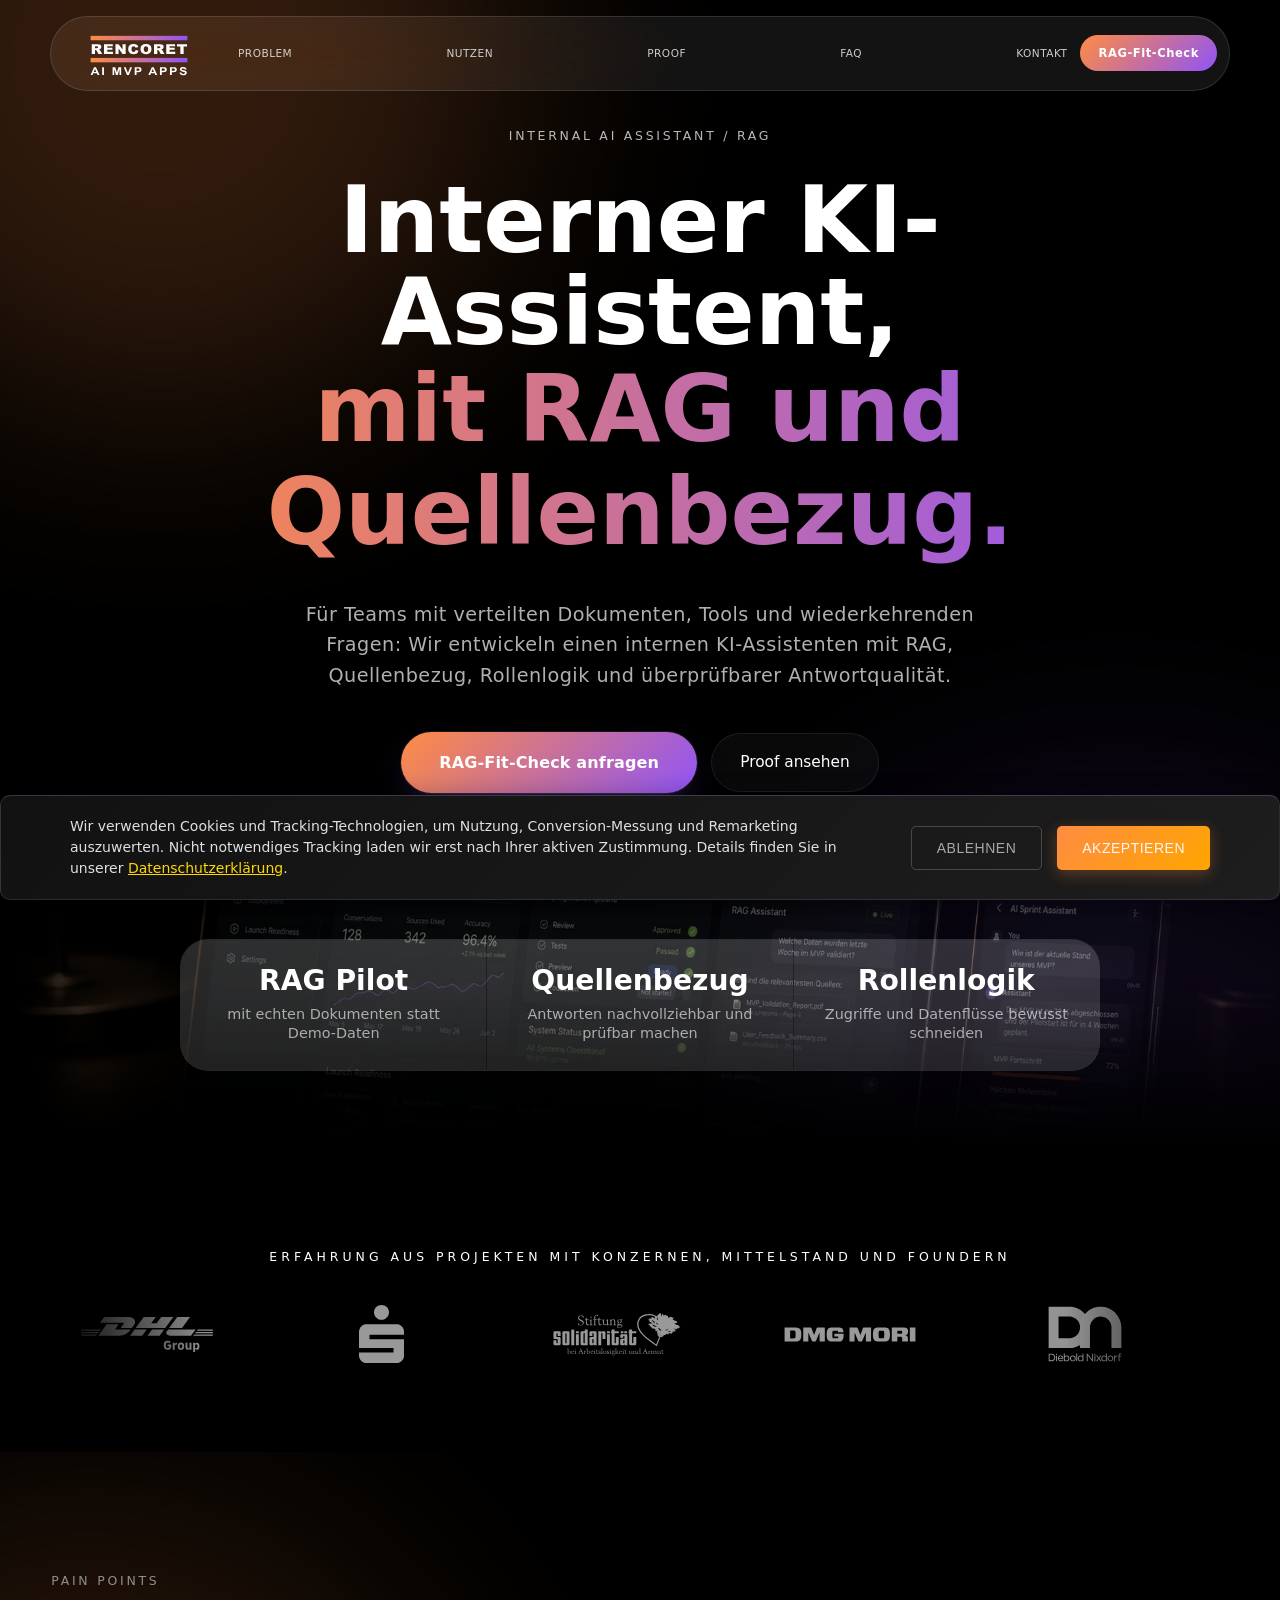
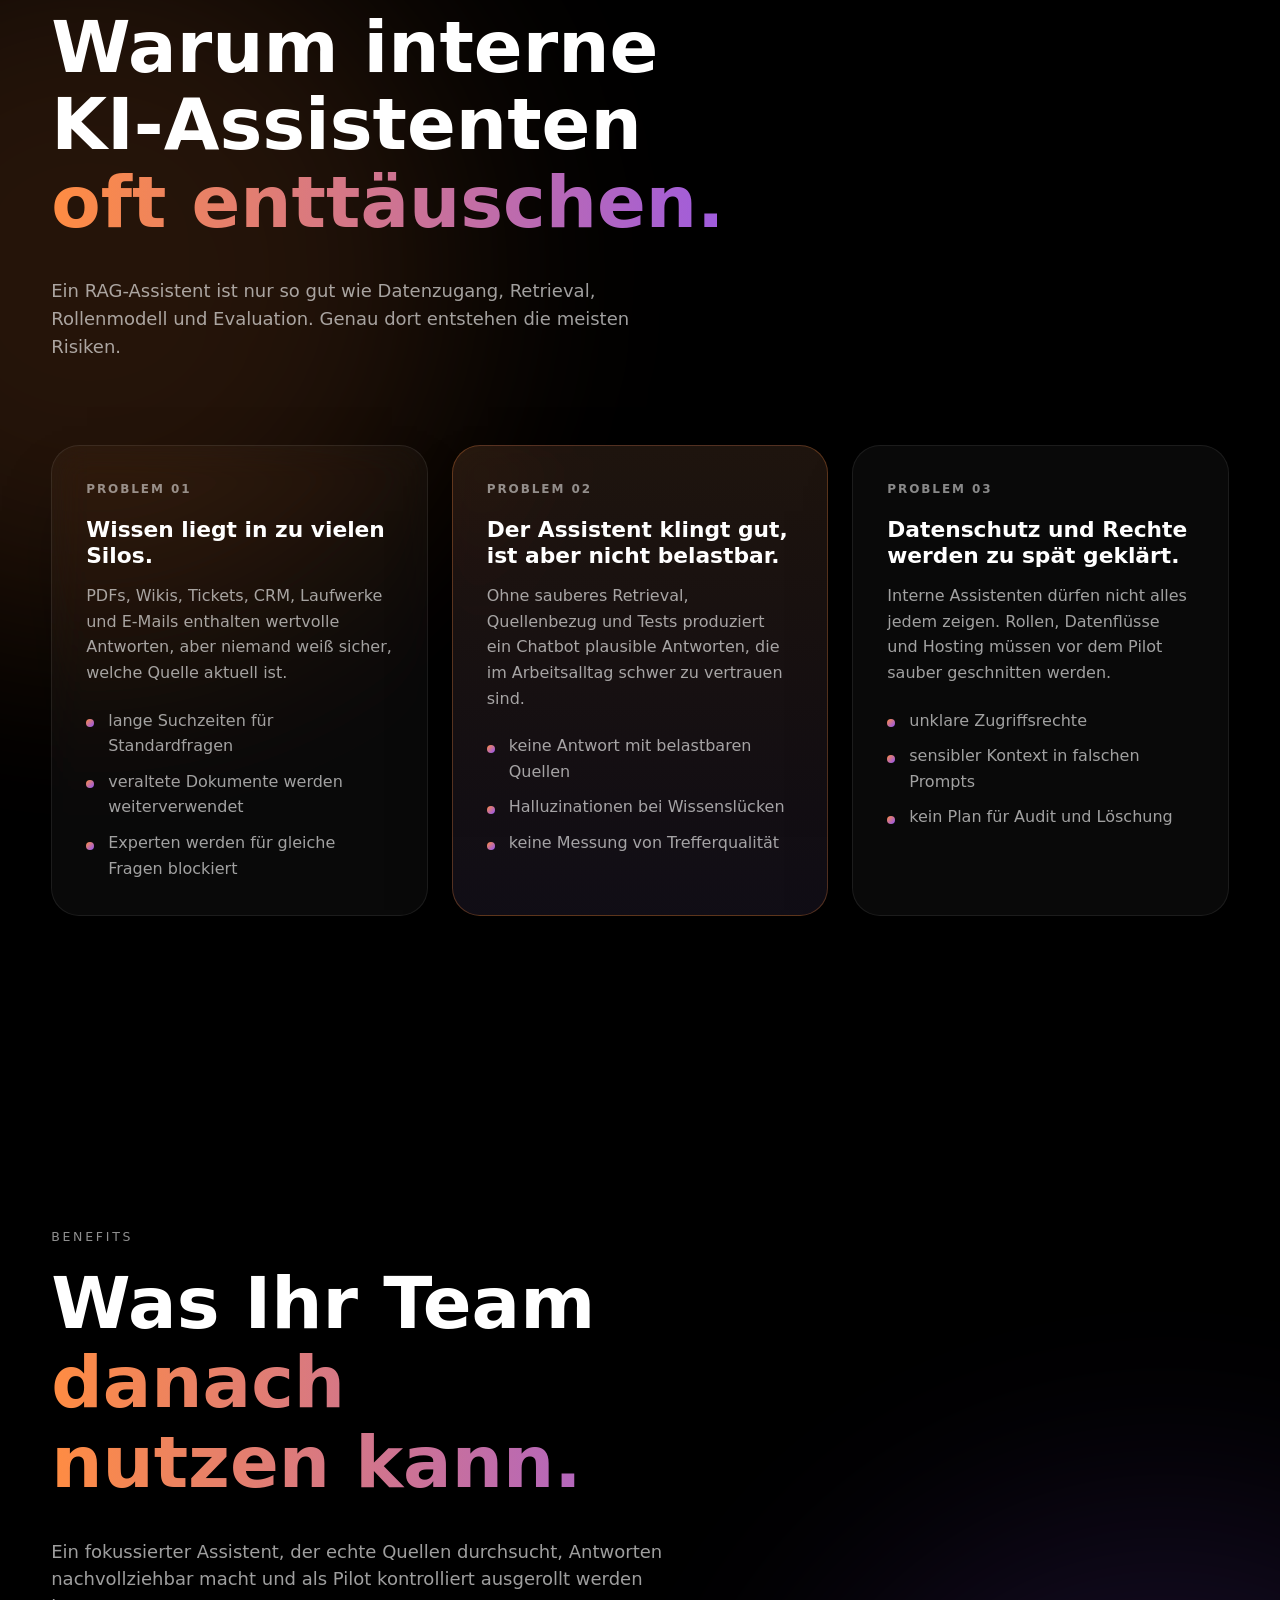
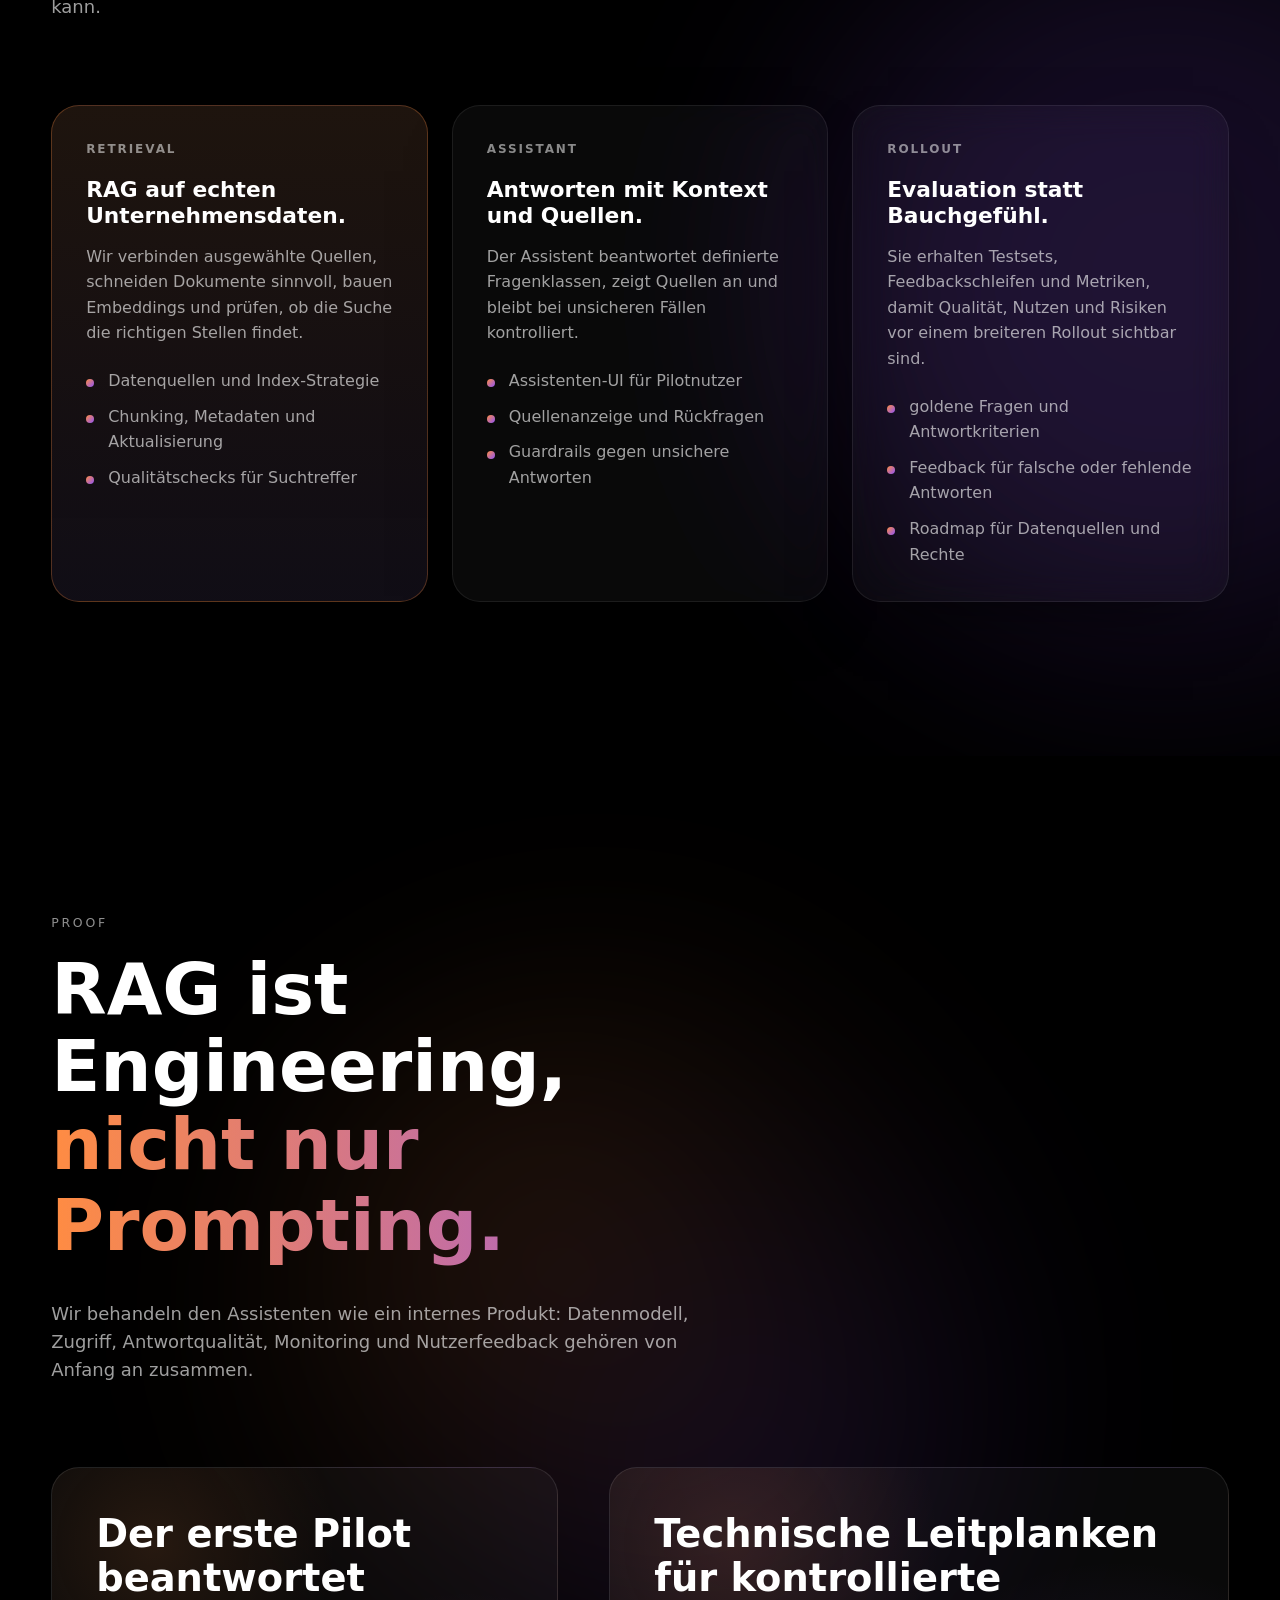
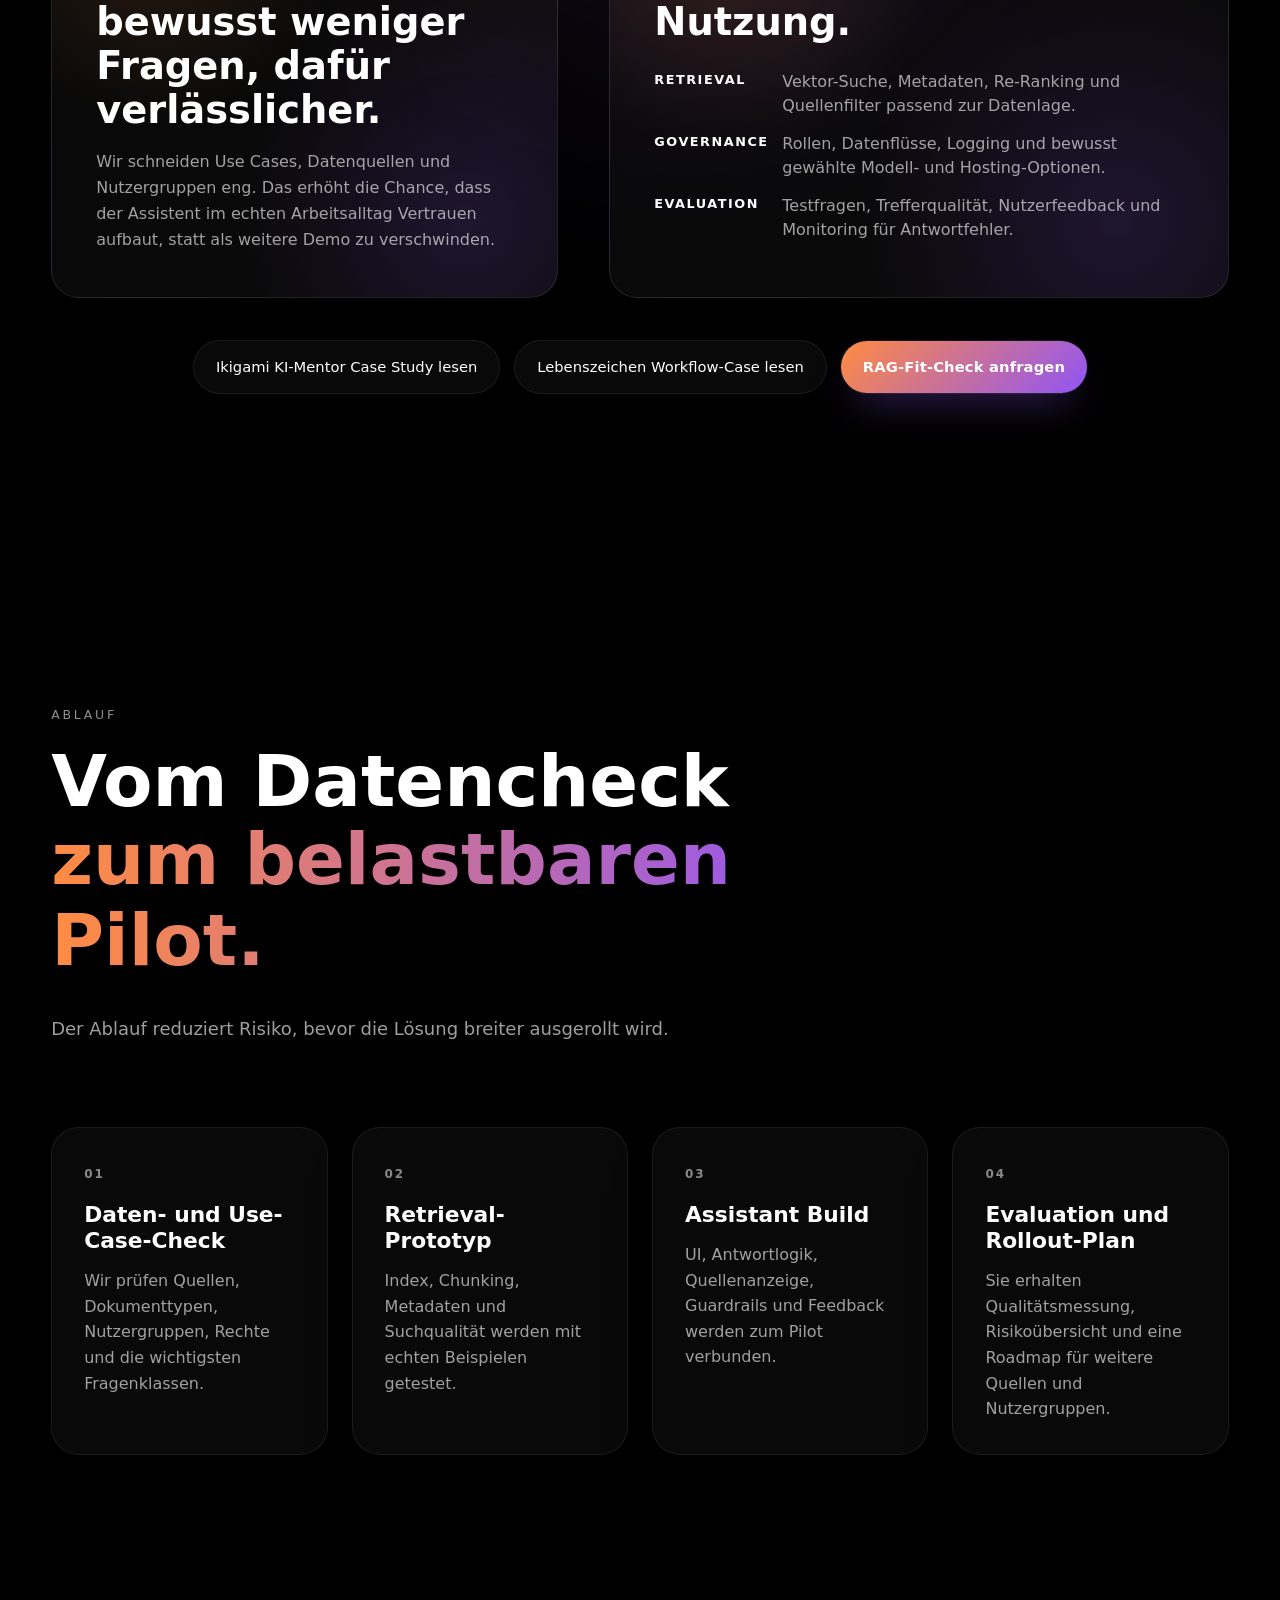
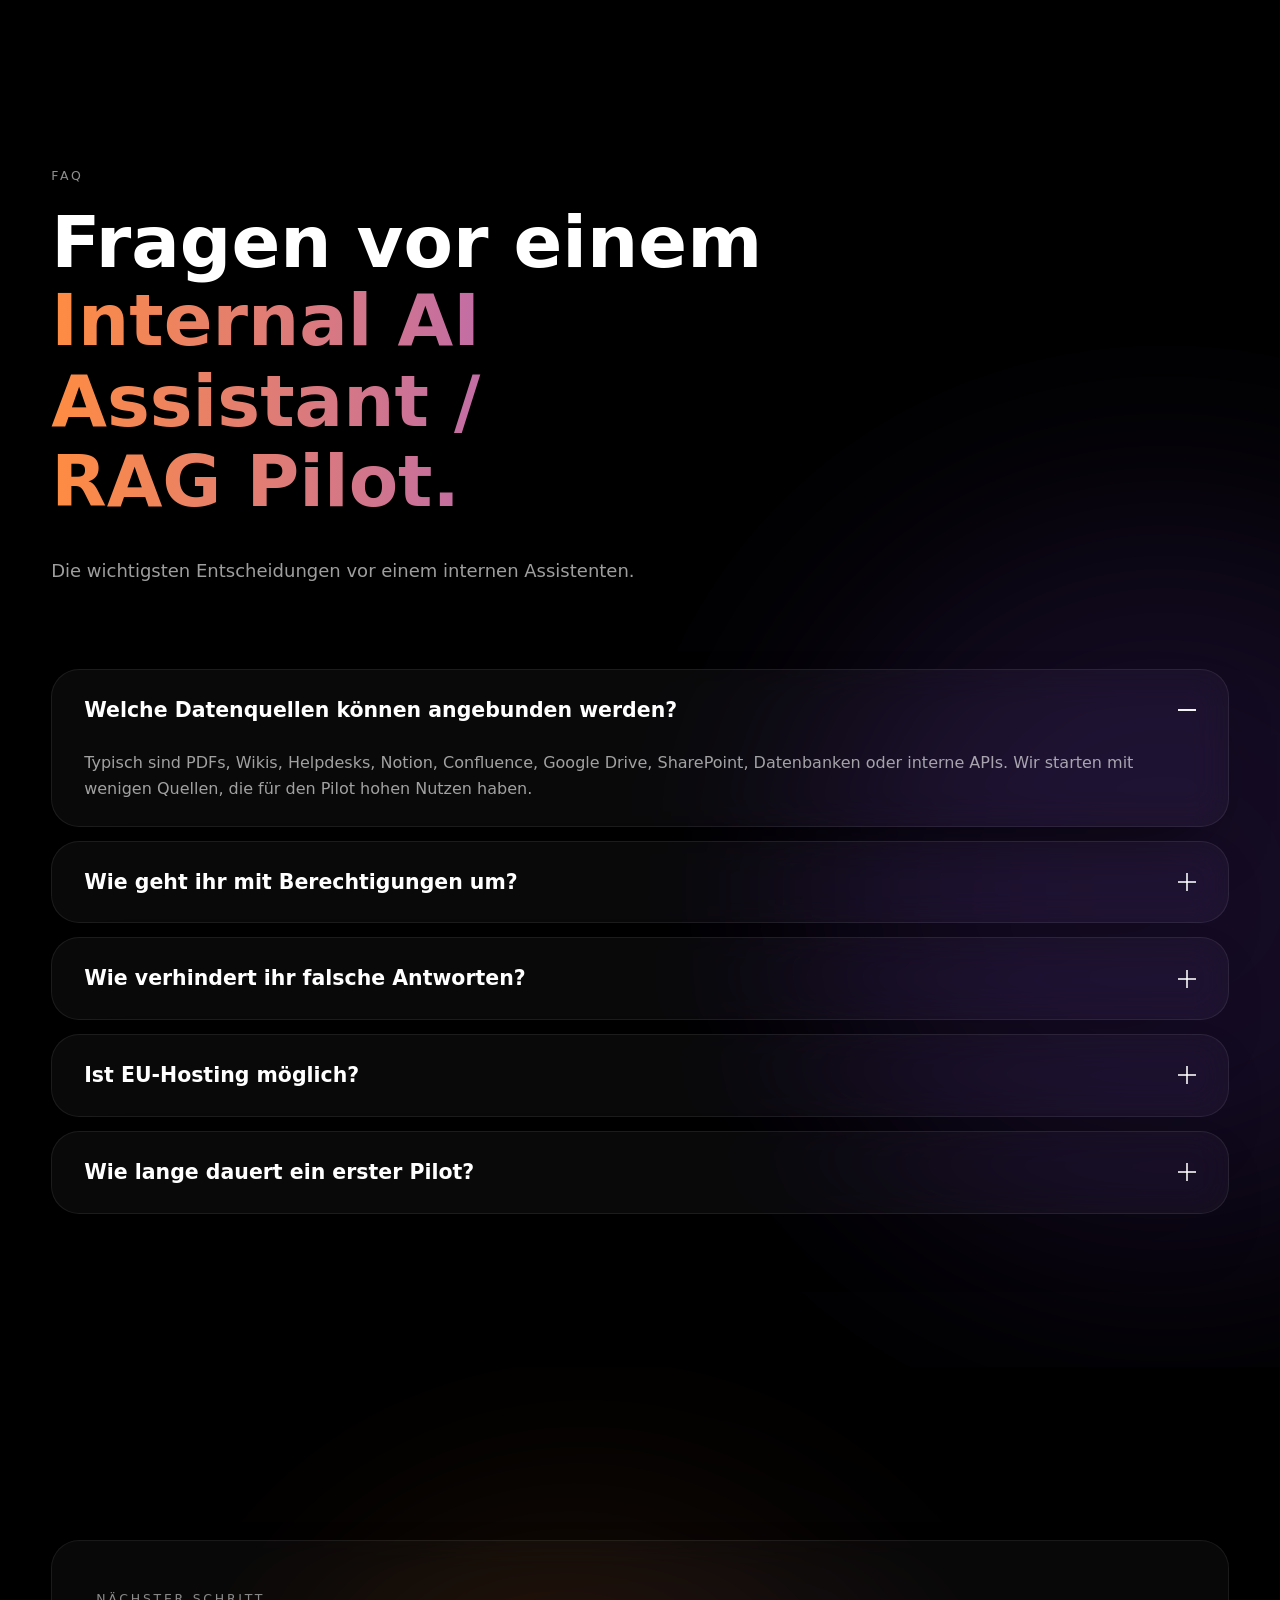
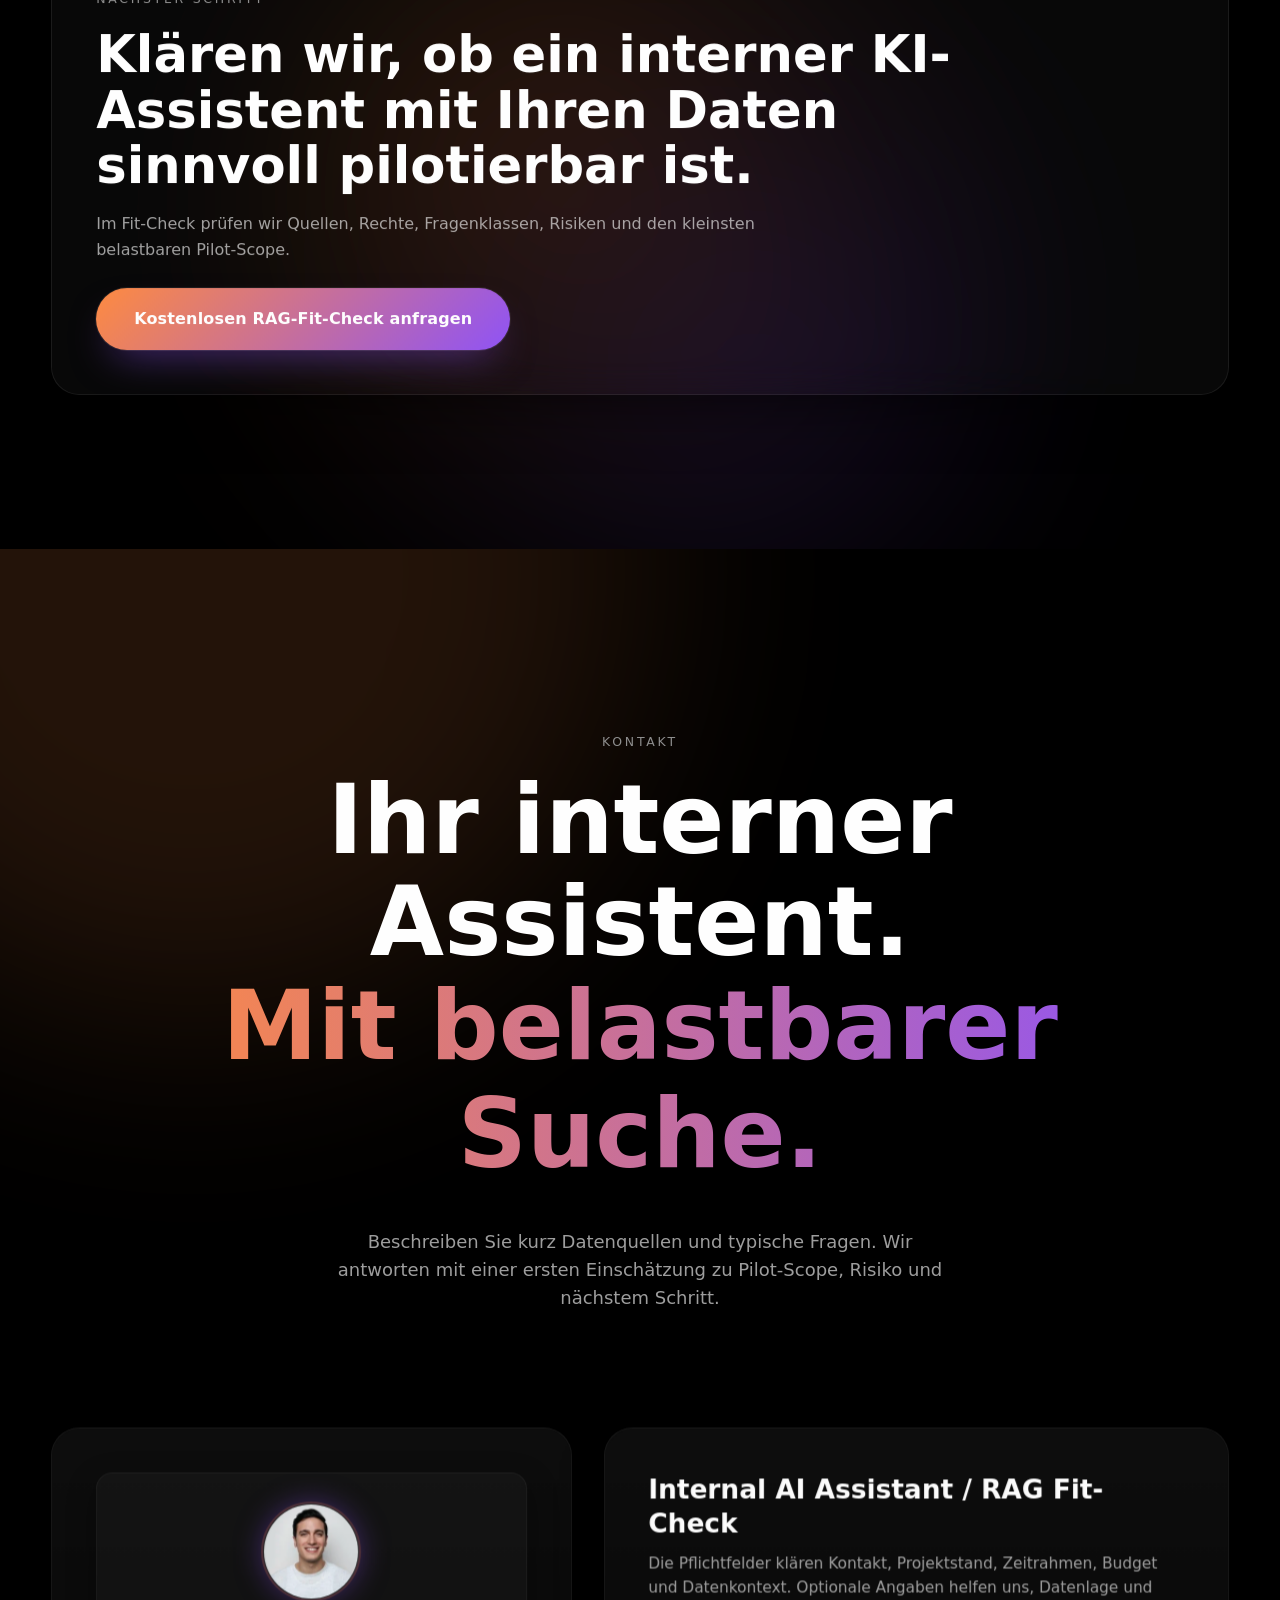
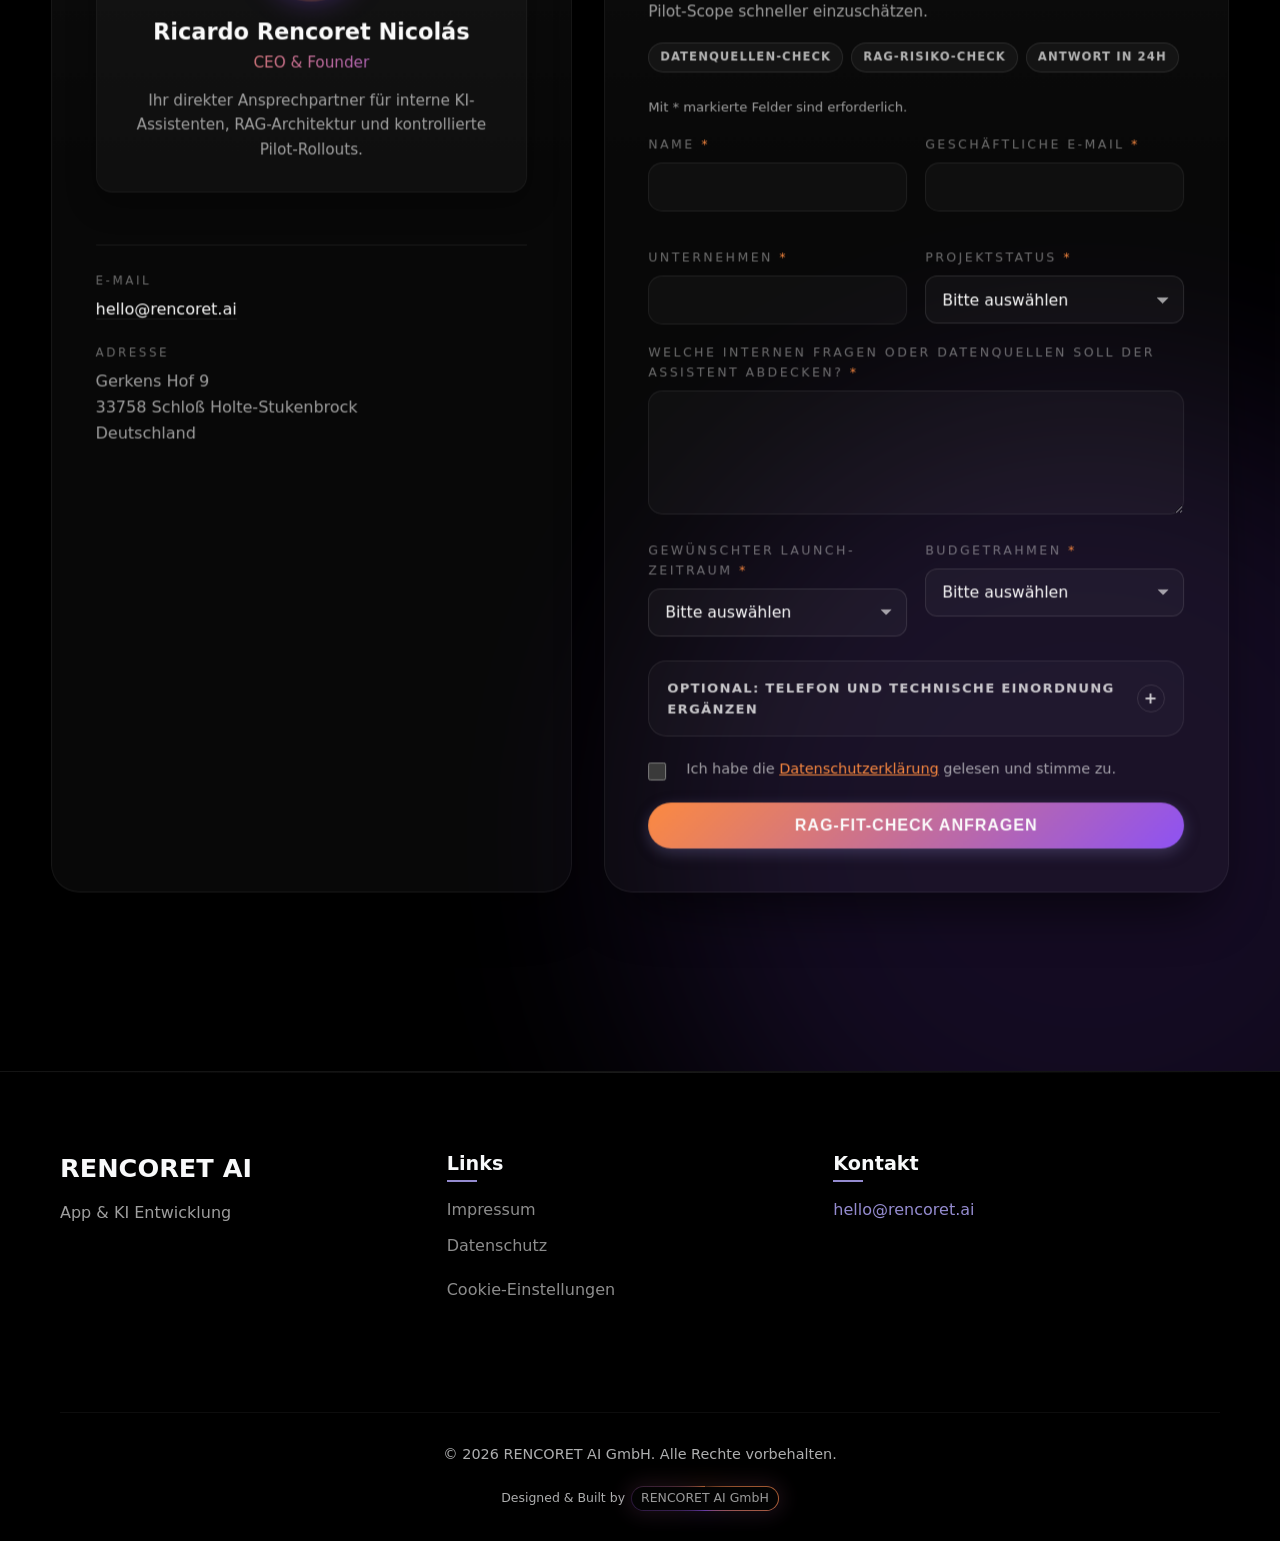
<file: internal-ai-assistant-rag.html>
<!DOCTYPE html>
<html lang="de">

<head>
        <meta charset="UTF-8">
    <meta name="viewport" content="width=device-width, initial-scale=1.0">
    <meta name="color-scheme" content="dark">
    <style id="initial-theme">
        html {
            background-color: #000000;
        }

        body {
            visibility: hidden;
            opacity: 0;
            transition: opacity 0.2s ease;
        }

        html.loaded body {
            visibility: visible;
            opacity: 1;
        }
    </style>

    <title>Interner KI-Assistent & RAG | RENCORET AI</title>
    <meta name="description" content="RENCORET AI entwickelt interne KI-Assistenten und RAG-Systeme, die Wissen aus Dokumenten, Tools und Datenquellen auffindbar machen - mit Quellenbezug, Rollenlogik und Evaluation.">
    <meta name="keywords" content="Internal AI Assistant, RAG Entwicklung, KI Assistent intern, Wissenssuche, Retrieval Augmented Generation, Enterprise AI, Chatbot, KI Wissensmanagement">
    <meta name="author" content="RENCORET AI">
    <meta name="robots" content="noindex, nofollow">

    <meta property="og:title" content="Interner KI-Assistent & RAG | RENCORET AI">
    <meta property="og:description" content="Interne KI-Assistenten und RAG-Systeme für Teams, die Wissen schneller finden, prüfen und nutzen wollen.">
    <meta property="og:type" content="website">
    <meta property="og:url" content="https://uzzero.github.io/rencoret-ai-dev-preview/internal-ai-assistant-rag.html">
    <meta property="og:image" content="https://uzzero.github.io/rencoret-ai-dev-preview/img/meta/og-image.png">
    <meta property="og:image:type" content="image/png">
    <meta property="og:image:width" content="1200">
    <meta property="og:image:height" content="630">
    <meta property="og:site_name" content="RENCORET AI">
    <meta property="og:locale" content="de_DE">

    <meta name="twitter:card" content="summary_large_image">
    <meta name="twitter:title" content="Interner KI-Assistent & RAG | RENCORET AI">
    <meta name="twitter:description" content="Interne KI-Assistenten und RAG-Systeme für Teams, die Wissen schneller finden, prüfen und nutzen wollen.">
    <meta name="twitter:image" content="https://uzzero.github.io/rencoret-ai-dev-preview/img/meta/og-image.png">

    <link rel="canonical" href="https://uzzero.github.io/rencoret-ai-dev-preview/internal-ai-assistant-rag.html">

    <script type="application/ld+json">
    {
      "@context": "https://schema.org",
      "@type": "Service",
      "name": "Interner KI-Assistent & RAG",
      "serviceType": "Interner KI-Assistent und RAG-Entwicklung",
      "description": "Entwicklung interner KI-Assistenten und RAG-Systeme mit Datenanbindung, Rollenlogik, Quellenbezug, Evaluation und sicherem Rollout.",
      "url": "https://uzzero.github.io/rencoret-ai-dev-preview/internal-ai-assistant-rag.html",
      "provider": {
        "@type": "Organization",
        "@id": "https://uzzero.github.io/rencoret-ai-dev-preview/#organization",
        "name": "RENCORET AI",
        "url": "https://uzzero.github.io/rencoret-ai-dev-preview"
      },
      "areaServed": ["DE", "AT", "CH", "Europe"],
      "offers": {
        "@type": "Offer",
        "availability": "https://schema.org/InStock",
        "priceCurrency": "EUR",
        "description": "Interner KI-Assistent und RAG-System für Teams mit verteiltem Wissen, Dokumenten und wiederkehrenden Fragen."
      }
    }
    </script>

    <script>
        window.dataLayer = window.dataLayer || [];
        function gtag() { dataLayer.push(arguments); }
        gtag('consent', 'default', {
            'ad_storage': 'denied',
            'ad_user_data': 'denied',
            'ad_personalization': 'denied',
            'analytics_storage': 'denied'
        });

        document.documentElement.setAttribute('data-theme', 'dark');
        localStorage.setItem('theme', 'dark');
    </script>

    <link rel="stylesheet" href="css/internal-ai-assistant-rag.2673e5b7c15f.css">
    
    <link rel="stylesheet" href="css/print.css" media="print">

    <link rel="icon" type="image/png" sizes="32x32" href="img/favicon/favicon-32x32.png">
    <link rel="icon" type="image/png" sizes="16x16" href="img/favicon/favicon-16x16.png">
    <link rel="apple-touch-icon" sizes="180x180" href="img/favicon/apple-touch-icon.png">
    <link rel="manifest" href="site.webmanifest">

</head>

<body class="campaign-page campaign-page--rag">
        <header>
        <div class="container">
            <div class="logo">
                <a href="./" title="RENCORET AI - Startseite">
                    <img src="img/logo-extended.svg" alt="RENCORET AI MVP APPS Logo" class="logo-svg dark-mode-logo" width="220" height="75" fetchpriority="high">
                </a>
            </div>
            <nav aria-label="Kampagnennavigation">
                <ul>
                    <li><a href="#pain">Problem</a></li>
                    <li><a href="#benefits">Nutzen</a></li>
                    <li><a href="#proof">Proof</a></li>
                    <li><a href="#faq">FAQ</a></li>
                    <li><a href="#kontakt">Kontakt</a></li>
                </ul>
                <a href="#lead-form" class="nav-cta">RAG-Fit-Check</a>
                <button class="mobile-menu-toggle" aria-label="Menü öffnen" aria-controls="mobile-menu" aria-expanded="false">
                    <span></span>
                    <span></span>
                    <span></span>
                </button>
            </nav>
        </div>
    </header>

        <div class="mobile-menu-overlay"></div>
    <div class="mobile-menu campaign-mobile-menu" id="mobile-menu">
        <div class="mobile-menu-content">
            <div class="mobile-menu-header">
                <a href="./" class="mobile-menu-logo" title="RENCORET AI - Startseite">
                    <img src="img/logo-extended.svg" alt="RENCORET AI MVP APPS Logo" width="220" height="88">
                </a>
                <button class="mobile-menu-close" aria-label="Menü schließen">
                    <span>&times;</span>
                </button>
            </div>
            <ul>
                <li><a href="#pain">Problem</a></li>
                <li><a href="#benefits">Nutzen</a></li>
                <li><a href="#proof">Proof</a></li>
                <li><a href="#faq">FAQ</a></li>
                <li><a href="#kontakt">Kontakt</a></li>
            </ul>

            <a href="#lead-form" class="cta-button mobile-menu-cta">RAG-Fit-Check</a>
        </div>
    </div>

    <main>
                <section class="hero hero--apple campaign-hero" id="top">
            <div class="hero__glow-layer" aria-hidden="true">
                <span class="glow-aura glow-aura--orange hero__glow hero__glow--tl"></span>
                <span class="glow-aura glow-aura--purple hero__glow hero__glow--br"></span>
            </div>

            <div class="container-wide hero__inner campaign-hero__inner">
                <div class="campaign-hero__copy" data-motion="reveal">
                    <span class="eyebrow campaign-hero__eyebrow">Internal AI Assistant / RAG</span>
                    <h1 class="display-xxl hero__headline">
                        <span class="display-line">Interner KI-Assistent,</span>
                        <span class="display-line display-line--accent">mit RAG und Quellenbezug.</span>
                    </h1>
                    <p class="hero__lede">Für Teams mit verteilten Dokumenten, Tools und wiederkehrenden Fragen: Wir entwickeln einen internen KI-Assistenten mit RAG, Quellenbezug, Rollenlogik und überprüfbarer Antwortqualität.</p>
                    <div class="btn-row hero__cta-row">
                        <a href="#lead-form" class="cta-button">RAG-Fit-Check anfragen</a>
                        <a href="#proof" class="btn-ghost">Proof ansehen</a>
                    </div>
                    <p class="hero__microcopy">20 Minuten. Datenlage, Suchqualität, Risiken und sinnvoller Pilot-Scope.</p>
                </div>

                <div class="campaign-hero__proof" aria-label="Internal AI Assistant / RAG Eckdaten">
                    <div>
                        <strong>RAG Pilot</strong>
                        <span>mit echten Dokumenten statt Demo-Daten</span>
                    </div>
                    <div>
                        <strong>Quellenbezug</strong>
                        <span>Antworten nachvollziehbar und prüfbar machen</span>
                    </div>
                    <div>
                        <strong>Rollenlogik</strong>
                        <span>Zugriffe und Datenflüsse bewusst schneiden</span>
                    </div>
                </div>
            </div>

            <div class="hero__visual campaign-hero__visual" aria-hidden="true">
                <div class="hero__visual-frame campaign-hero__visual-frame">
                    <picture>
                        <source srcset="img/generated/home/ai-workspace-in-use.webp" type="image/webp">
                        <img class="hero__visual-img campaign-hero__visual-img" src="img/generated/home/ai-workspace-in-use.png" alt="Interner KI-Assistent mit Chat, Datenquellen, RAG-Suche und Antwortprüfung" width="1600" height="900" fetchpriority="high">
                    </picture>
                </div>
            </div>
        </section>

        <section class="client-logos client-logos--apple" aria-label="Kunden und Partner">
    <div class="container-wide">
        <h2 class="client-logos__heading" data-i18n="clients.heading">Erfahrung aus Projekten mit Konzernen, Mittelstand und Foundern</h2>
        <div class="logo-slider-container">
            <div class="logo-slider">
                <div class="logo-container">
                    <img src="img/clients/dhl_group_logo.svg" alt="DHL Group Logo" loading="lazy" width="120" height="60">
                </div>
                <div class="logo-container">
                    <img src="img/clients/sparkasse_logo.svg" alt="Sparkasse Logo" loading="lazy" width="120" height="60">
                </div>
                <div class="logo-container">
                    <img src="img/clients/stiftung_solidaritaet_logo.svg" alt="Stiftung Solidarität Logo" loading="lazy" width="120" height="60">
                </div>
                <div class="logo-container">
                    <img src="img/clients/dmg_mori_logo.svg" alt="DMG MORI Logo" loading="lazy" width="120" height="60">
                </div>
                <div class="logo-container">
                    <img src="img/clients/diebold_nixdorf_logo.svg" alt="Diebold Nixdorf Logo" loading="lazy" width="120" height="60">
                </div>
                <div class="logo-container" aria-hidden="true">
                    <img src="img/clients/dhl_group_logo.svg" alt="" loading="lazy" width="120" height="60">
                </div>
                <div class="logo-container" aria-hidden="true">
                    <img src="img/clients/sparkasse_logo.svg" alt="" loading="lazy" width="120" height="60">
                </div>
                <div class="logo-container" aria-hidden="true">
                    <img src="img/clients/stiftung_solidaritaet_logo.svg" alt="" loading="lazy" width="120" height="60">
                </div>
                <div class="logo-container" aria-hidden="true">
                    <img src="img/clients/dmg_mori_logo.svg" alt="" loading="lazy" width="120" height="60">
                </div>
                <div class="logo-container" aria-hidden="true">
                    <img src="img/clients/diebold_nixdorf_logo.svg" alt="" loading="lazy" width="120" height="60">
                </div>
            </div>
        </div>
    </div>
</section>

        <section id="pain" class="campaign-section campaign-section--tight conversion-section conversion-section--apple">
            <span class="glow-aura glow-aura--orange conversion-section__glow conversion-section__glow--a" aria-hidden="true"></span>
            <div class="container-wide">
                            <div class="conversion-section__intro " data-motion="reveal">
                <span class="eyebrow">Pain Points</span>
                <h2 class="display-xl conversion-section__heading">
                    <span class="display-line">Warum interne KI-Assistenten</span>
                    <span class="display-line display-line--accent">oft enttäuschen.</span>
                </h2>
                <p class="lede">Ein RAG-Assistent ist nur so gut wie Datenzugang, Retrieval, Rollenmodell und Evaluation. Genau dort entstehen die meisten Risiken.</p>
            </div>

                <div class="campaign-card-grid" data-motion="stagger">
                                    <article class="campaign-card ">
                    <span class="campaign-card__label">Problem 01</span>
                    <h3>Wissen liegt in zu vielen Silos.</h3>
                    <p>PDFs, Wikis, Tickets, CRM, Laufwerke und E-Mails enthalten wertvolle Antworten, aber niemand weiß sicher, welche Quelle aktuell ist.</p>
                    <ul>
                        <li>lange Suchzeiten für Standardfragen</li><li>veraltete Dokumente werden weiterverwendet</li><li>Experten werden für gleiche Fragen blockiert</li>
                    </ul>
                </article>

                                    <article class="campaign-card campaign-card--featured">
                    <span class="campaign-card__label">Problem 02</span>
                    <h3>Der Assistent klingt gut, ist aber nicht belastbar.</h3>
                    <p>Ohne sauberes Retrieval, Quellenbezug und Tests produziert ein Chatbot plausible Antworten, die im Arbeitsalltag schwer zu vertrauen sind.</p>
                    <ul>
                        <li>keine Antwort mit belastbaren Quellen</li><li>Halluzinationen bei Wissenslücken</li><li>keine Messung von Trefferqualität</li>
                    </ul>
                </article>

                                    <article class="campaign-card ">
                    <span class="campaign-card__label">Problem 03</span>
                    <h3>Datenschutz und Rechte werden zu spät geklärt.</h3>
                    <p>Interne Assistenten dürfen nicht alles jedem zeigen. Rollen, Datenflüsse und Hosting müssen vor dem Pilot sauber geschnitten werden.</p>
                    <ul>
                        <li>unklare Zugriffsrechte</li><li>sensibler Kontext in falschen Prompts</li><li>kein Plan für Audit und Löschung</li>
                    </ul>
                </article>

                </div>
            </div>
        </section>

        <section id="benefits" class="campaign-section conversion-section conversion-section--apple">
            <span class="glow-aura glow-aura--purple conversion-section__glow conversion-section__glow--b" aria-hidden="true"></span>
            <div class="container-wide">
                            <div class="conversion-section__intro " data-motion="reveal">
                <span class="eyebrow">Benefits</span>
                <h2 class="display-xl conversion-section__heading">
                    <span class="display-line">Was Ihr Team</span>
                    <span class="display-line display-line--accent">danach nutzen kann.</span>
                </h2>
                <p class="lede">Ein fokussierter Assistent, der echte Quellen durchsucht, Antworten nachvollziehbar macht und als Pilot kontrolliert ausgerollt werden kann.</p>
            </div>

                <div class="campaign-card-grid" data-motion="stagger">
                                    <article class="campaign-card campaign-card--featured">
                    <span class="campaign-card__label">Retrieval</span>
                    <h3>RAG auf echten Unternehmensdaten.</h3>
                    <p>Wir verbinden ausgewählte Quellen, schneiden Dokumente sinnvoll, bauen Embeddings und prüfen, ob die Suche die richtigen Stellen findet.</p>
                    <ul>
                        <li>Datenquellen und Index-Strategie</li><li>Chunking, Metadaten und Aktualisierung</li><li>Qualitätschecks für Suchtreffer</li>
                    </ul>
                </article>

                                    <article class="campaign-card ">
                    <span class="campaign-card__label">Assistant</span>
                    <h3>Antworten mit Kontext und Quellen.</h3>
                    <p>Der Assistent beantwortet definierte Fragenklassen, zeigt Quellen an und bleibt bei unsicheren Fällen kontrolliert.</p>
                    <ul>
                        <li>Assistenten-UI für Pilotnutzer</li><li>Quellenanzeige und Rückfragen</li><li>Guardrails gegen unsichere Antworten</li>
                    </ul>
                </article>

                                    <article class="campaign-card ">
                    <span class="campaign-card__label">Rollout</span>
                    <h3>Evaluation statt Bauchgefühl.</h3>
                    <p>Sie erhalten Testsets, Feedbackschleifen und Metriken, damit Qualität, Nutzen und Risiken vor einem breiteren Rollout sichtbar sind.</p>
                    <ul>
                        <li>goldene Fragen und Antwortkriterien</li><li>Feedback für falsche oder fehlende Antworten</li><li>Roadmap für Datenquellen und Rechte</li>
                    </ul>
                </article>

                </div>
            </div>
        </section>

        <section id="proof" class="campaign-section conversion-section conversion-section--apple">
            <span class="glow-aura glow-aura--mix conversion-section__glow conversion-section__glow--center" aria-hidden="true"></span>
            <div class="container-wide">
                            <div class="conversion-section__intro " data-motion="reveal">
                <span class="eyebrow">Proof</span>
                <h2 class="display-xl conversion-section__heading">
                    <span class="display-line">RAG ist Engineering,</span>
                    <span class="display-line display-line--accent">nicht nur Prompting.</span>
                </h2>
                <p class="lede">Wir behandeln den Assistenten wie ein internes Produkt: Datenmodell, Zugriff, Antwortqualität, Monitoring und Nutzerfeedback gehören von Anfang an zusammen.</p>
            </div>

                <div class="campaign-proof-band" data-motion="reveal">
                    <div class="campaign-proof-panel">
                        <h3>Der erste Pilot beantwortet bewusst weniger Fragen, dafür verlässlicher.</h3>
                        <p>Wir schneiden Use Cases, Datenquellen und Nutzergruppen eng. Das erhöht die Chance, dass der Assistent im echten Arbeitsalltag Vertrauen aufbaut, statt als weitere Demo zu verschwinden.</p>
                    </div>
                    <div class="campaign-proof-panel">
                        <h3>Technische Leitplanken für kontrollierte Nutzung.</h3>
                        <ul class="campaign-proof-list">
                            <li><strong>Retrieval</strong><span>Vektor-Suche, Metadaten, Re-Ranking und Quellenfilter passend zur Datenlage.</span></li>
                            <li><strong>Governance</strong><span>Rollen, Datenflüsse, Logging und bewusst gewählte Modell- und Hosting-Optionen.</span></li>
                            <li><strong>Evaluation</strong><span>Testfragen, Trefferqualität, Nutzerfeedback und Monitoring für Antwortfehler.</span></li>
                        </ul>
                    </div>
                </div>
                <div class="campaign-proof-links btn-row" aria-label="RAG Proof und nächste Schritte">
                    <a href="case-study-ikigami.html" class="btn-ghost">Ikigami KI-Mentor Case Study lesen</a>
                    <a href="case-study-lebenszeichen.html" class="btn-ghost">Lebenszeichen Workflow-Case lesen</a>
                    <a href="#lead-form" class="cta-button">RAG-Fit-Check anfragen</a>
                </div>
            </div>
        </section>

        <section id="process" class="campaign-section conversion-section conversion-section--apple">
            <div class="container-wide">
                            <div class="conversion-section__intro " data-motion="reveal">
                <span class="eyebrow">Ablauf</span>
                <h2 class="display-xl conversion-section__heading">
                    <span class="display-line">Vom Datencheck</span>
                    <span class="display-line display-line--accent">zum belastbaren Pilot.</span>
                </h2>
                <p class="lede">Der Ablauf reduziert Risiko, bevor die Lösung breiter ausgerollt wird.</p>
            </div>

                <div class="campaign-step-grid" data-motion="stagger">
                                    <article class="campaign-step ">
                    <span class="campaign-step__index">01</span>
                    <h3>Daten- und Use-Case-Check</h3>
                    <p>Wir prüfen Quellen, Dokumenttypen, Nutzergruppen, Rechte und die wichtigsten Fragenklassen.</p>
                </article>

                                    <article class="campaign-step ">
                    <span class="campaign-step__index">02</span>
                    <h3>Retrieval-Prototyp</h3>
                    <p>Index, Chunking, Metadaten und Suchqualität werden mit echten Beispielen getestet.</p>
                </article>

                                    <article class="campaign-step ">
                    <span class="campaign-step__index">03</span>
                    <h3>Assistant Build</h3>
                    <p>UI, Antwortlogik, Quellenanzeige, Guardrails und Feedback werden zum Pilot verbunden.</p>
                </article>

                                    <article class="campaign-step ">
                    <span class="campaign-step__index">04</span>
                    <h3>Evaluation und Rollout-Plan</h3>
                    <p>Sie erhalten Qualitätsmessung, Risikoübersicht und eine Roadmap für weitere Quellen und Nutzergruppen.</p>
                </article>

                </div>
            </div>
        </section>

        <section id="faq" class="faq campaign-faq conversion-section conversion-section--apple">
            <span class="glow-aura glow-aura--purple conversion-section__glow conversion-section__glow--b" aria-hidden="true"></span>
            <div class="container-wide">
                            <div class="conversion-section__intro " data-motion="reveal">
                <span class="eyebrow">FAQ</span>
                <h2 class="display-xl conversion-section__heading">
                    <span class="display-line">Fragen vor einem</span>
                    <span class="display-line display-line--accent">Internal AI Assistant / RAG Pilot.</span>
                </h2>
                <p class="lede">Die wichtigsten Entscheidungen vor einem internen Assistenten.</p>
            </div>

                <div class="faq-list" data-motion="reveal">
                                    <article class="faq-item" data-faq-item>
                    <button class="faq-question" id="rag-faq-q1" aria-expanded="false" aria-controls="rag-faq-a1" data-faq-trigger>
                        <span>Welche Datenquellen können angebunden werden?</span>
                        <span class="faq-icon" aria-hidden="true"></span>
                    </button>
                    <div class="faq-answer" id="rag-faq-a1" role="region" aria-labelledby="rag-faq-q1" hidden>
                        <p>Typisch sind PDFs, Wikis, Helpdesks, Notion, Confluence, Google Drive, SharePoint, Datenbanken oder interne APIs. Wir starten mit wenigen Quellen, die für den Pilot hohen Nutzen haben.</p>
                    </div>
                </article>

                                    <article class="faq-item" data-faq-item>
                    <button class="faq-question" id="rag-faq-q2" aria-expanded="false" aria-controls="rag-faq-a2" data-faq-trigger>
                        <span>Wie geht ihr mit Berechtigungen um?</span>
                        <span class="faq-icon" aria-hidden="true"></span>
                    </button>
                    <div class="faq-answer" id="rag-faq-a2" role="region" aria-labelledby="rag-faq-q2" hidden>
                        <p>Zugriffsrechte werden im Scope geklärt. Je nach System arbeiten wir mit getrennten Indizes, Metadatenfiltern, Nutzerrollen oder bewusst begrenzten Pilotdaten.</p>
                    </div>
                </article>

                                    <article class="faq-item" data-faq-item>
                    <button class="faq-question" id="rag-faq-q3" aria-expanded="false" aria-controls="rag-faq-a3" data-faq-trigger>
                        <span>Wie verhindert ihr falsche Antworten?</span>
                        <span class="faq-icon" aria-hidden="true"></span>
                    </button>
                    <div class="faq-answer" id="rag-faq-a3" role="region" aria-labelledby="rag-faq-q3" hidden>
                        <p>Wir kombinieren gutes Retrieval, Quellenanzeige, Antwortregeln, Testsets und Feedback. Kritische Workflows können zusätzlich Human Review oder Eskalation bekommen.</p>
                    </div>
                </article>

                                    <article class="faq-item" data-faq-item>
                    <button class="faq-question" id="rag-faq-q4" aria-expanded="false" aria-controls="rag-faq-a4" data-faq-trigger>
                        <span>Ist EU-Hosting möglich?</span>
                        <span class="faq-icon" aria-hidden="true"></span>
                    </button>
                    <div class="faq-answer" id="rag-faq-a4" role="region" aria-labelledby="rag-faq-q4" hidden>
                        <p>Ja, je nach Architektur und Modellwahl kann EU-Hosting berücksichtigt werden. Datenflüsse und Anbieteroptionen werden vor dem Pilot transparent entschieden.</p>
                    </div>
                </article>

                                    <article class="faq-item" data-faq-item>
                    <button class="faq-question" id="rag-faq-q5" aria-expanded="false" aria-controls="rag-faq-a5" data-faq-trigger>
                        <span>Wie lange dauert ein erster Pilot?</span>
                        <span class="faq-icon" aria-hidden="true"></span>
                    </button>
                    <div class="faq-answer" id="rag-faq-a5" role="region" aria-labelledby="rag-faq-q5" hidden>
                        <p>Das hängt von Datenlage, Integrationen und Rollenmodell ab. Ein fokussierter Pilot ist oft in wenigen Wochen realistisch, wenn Quellen und Fragenklassen klar begrenzt sind.</p>
                    </div>
                </article>

                </div>
            </div>
        </section>

                <section class="campaign-final-cta conversion-section conversion-section--apple">
            <span class="glow-aura glow-aura--mix conversion-section__glow conversion-section__glow--center" aria-hidden="true"></span>
            <div class="container-wide">
                <div class="pre-contact-cta campaign-final-cta__card" data-motion="reveal">
                    <span class="eyebrow">Nächster Schritt</span>
                    <h2>Klären wir, ob ein interner KI-Assistent mit Ihren Daten sinnvoll pilotierbar ist.</h2>
                    <p>Im Fit-Check prüfen wir Quellen, Rechte, Fragenklassen, Risiken und den kleinsten belastbaren Pilot-Scope.</p>
                    <a href="#lead-form" class="cta-button">Kostenlosen RAG-Fit-Check anfragen</a>
                </div>
            </div>
        </section>

                <section class="contact contact--apple campaign-contact">
            <span class="glow-aura glow-aura--orange contact__glow contact__glow--a" aria-hidden="true"></span>
            <span class="glow-aura glow-aura--purple contact__glow contact__glow--b" aria-hidden="true"></span>

            <div class="container-wide">
                <div class="contact__final-cta" data-motion="reveal">
                    <span class="eyebrow">Kontakt</span>
                    <h2 class="display-xxl contact__final-heading">
                        <span class="display-line">Ihr interner Assistent.</span>
                        <span class="display-line display-line--accent">Mit belastbarer Suche.</span>
                    </h2>
                    <p class="lede contact__final-lede">Beschreiben Sie kurz Datenquellen und typische Fragen. Wir antworten mit einer ersten Einschätzung zu Pilot-Scope, Risiko und nächstem Schritt.</p>
                </div>

                <div class="contact-grid" data-motion="reveal">
                    <aside id="kontakt" class="contact-card contact-card--ceo" data-nav-section>
                        <div class="ceo-profile">
                            <div class="ceo-profile__avatar">
                                <picture>
                                    <source srcset="img/team/ricardo-rencoret.webp" type="image/webp">
                                    <img src="img/team/ricardo-rencoret.jpg" alt="Ricardo Rencoret Nicolás, CEO" loading="lazy" width="200" height="200">
                                </picture>
                            </div>
                            <div class="ceo-profile__meta">
                                <h3>Ricardo Rencoret Nicolás</h3>
                                <p class="ceo-profile__title">CEO &amp; Founder</p>
                                <p class="ceo-profile__bio">Ihr direkter Ansprechpartner für interne KI-Assistenten, RAG-Architektur und kontrollierte Pilot-Rollouts.</p>
                            </div>
                        </div>

                        <div class="contact-card__details" itemscope itemtype="http://schema.org/LocalBusiness">
                            <meta itemprop="name" content="RENCORET AI">
                            <meta itemprop="url" content="https://uzzero.github.io/rencoret-ai-dev-preview">
                            <meta itemprop="sameAs" content="https://www.linkedin.com/company/rencoret-ai">

                            <div class="contact-card__detail">
                                <span class="contact-card__detail-label">E-Mail</span>
                                <a href="mailto:hello@rencoret.ai" itemprop="email">hello@rencoret.ai</a>
                            </div>
                            <div class="contact-card__detail">
                                <span class="contact-card__detail-label">Adresse</span>
                                <address itemprop="address" itemscope itemtype="http://schema.org/PostalAddress">
                                    <span itemprop="streetAddress">Gerkens Hof 9</span><br>
                                    <span itemprop="postalCode">33758</span> <span itemprop="addressLocality">Schloß Holte-Stukenbrock</span><br>
                                    <span itemprop="addressCountry">Deutschland</span>
                                </address>
                            </div>
                        </div>
                    </aside>

                    <div class="contact-card contact-card--form">
                        <h3 class="contact-card__title">Internal AI Assistant / RAG Fit-Check</h3>
                        <p class="contact-card__lead">Die Pflichtfelder klären Kontakt, Projektstand, Zeitrahmen, Budget und Datenkontext. Optionale Angaben helfen uns, Datenlage und Pilot-Scope schneller einzuschätzen.</p>
                        <div class="contact-card__trust-row" aria-label="Kontaktversprechen">
                            <span>Datenquellen-Check</span>
                            <span>RAG-Risiko-Check</span>
                            <span>Antwort in 24h</span>
                        </div>
                        <span id="lead-form" class="contact-anchor contact-anchor--lead" aria-hidden="true"></span>
                        <form id="contact-form" name="contact" method="post"
                              action="https://send.pageclip.co/rmZeWRkkpJosrWQBvXmyUqtzTkLkeDll" class="pageclip-form">
                            <input type="hidden" id="landing_page" name="landing_page">
                            <input type="hidden" id="utm_source" name="utm_source">
                            <input type="hidden" id="utm_medium" name="utm_medium">
                            <input type="hidden" id="utm_campaign" name="utm_campaign">
                            <input type="hidden" id="utm_content" name="utm_content">
                            <input type="hidden" id="utm_term" name="utm_term">
                            <input type="hidden" id="referrer" name="referrer">
                            <input type="hidden" id="first_seen_at" name="first_seen_at">
                            <input type="hidden" id="offer_type" name="offer_type" value="internal_ai_assistant_rag">

                            <p class="form-required-note">Mit * markierte Felder sind erforderlich.</p>

                            <div class="form-grid form-grid--two">
                                <div class="form-group">
                                    <label for="name" class="form-label--required">Name</label>
                                    <input type="text" id="name" name="name" required aria-required="true">
                                </div>
                                <div class="form-group">
                                    <label for="email" class="form-label--required">Geschäftliche E-Mail</label>
                                    <input type="email" id="email" name="email" required aria-required="true">
                                </div>
                                <div class="form-group">
                                    <label for="company" class="form-label--required">Unternehmen</label>
                                    <input type="text" id="company" name="company" required aria-required="true">
                                </div>
                                <div class="form-group">
                                    <label for="project_status" class="form-label--required">Projektstatus</label>
                                    <select id="project_status" name="project_status" required aria-required="true">
                                        <option value="">Bitte auswählen</option>
                                        <option value="idea">Idee</option>
                                        <option value="rough_scope">Grober Scope vorhanden</option>
                                        <option value="prototype">Prototyp vorhanden</option>
                                        <option value="existing_product">Bestehendes Produkt</option>
                                        <option value="budget_approved">Finanzierung/Budget freigegeben</option>
                                    </select>
                                </div>
                            </div>
                            <div class="form-group">
                                <label for="message" class="form-label--required">Welche internen Fragen oder Datenquellen soll der Assistent abdecken?</label>
                                <textarea id="message" name="message" rows="4" required aria-required="true"></textarea>
                            </div>

                            <div class="form-grid form-grid--two">
                                <div class="form-group">
                                    <label for="launch_timeline" class="form-label--required">Gewünschter Launch-Zeitraum</label>
                                    <select id="launch_timeline" name="launch_timeline" required aria-required="true">
                                        <option value="">Bitte auswählen</option>
                                        <option value="asap">So schnell wie möglich</option>
                                        <option value="0_3_months">0-3 Monate</option>
                                        <option value="3_6_months">3-6 Monate</option>
                                        <option value="6_plus_months">6+ Monate</option>
                                    </select>
                                </div>
                                <div class="form-group">
                                    <label for="budget_range" class="form-label--required">Budgetrahmen</label>
                                    <select id="budget_range" name="budget_range" required aria-required="true">
                                        <option value="">Bitte auswählen</option>
                                        <option value="under_2500">Unter 2.500 €</option>
                                        <option value="2500_8k">2.500–8.000 €</option>
                                        <option value="8_15k">8.000–15.000 €</option>
                                        <option value="15_30k">15.000–30.000 €</option>
                                        <option value="30_75k">30.000–75.000 €</option>
                                        <option value="75k_plus">75.000 €+</option>
                                        <option value="discuss">Möchte ich im Gespräch klären</option>
                                    </select>
                                </div>
                            </div>

                            <details class="form-details">
                                <summary>Optional: Telefon und technische Einordnung ergänzen</summary>
                                <fieldset class="form-section form-section--optional">
                                    <legend>Optionale Ergänzungen</legend>
                                    <div class="form-grid form-grid--two">
                                        <div class="form-group">
                                            <label for="phone">Telefonnummer (optional)</label>
                                            <input type="tel" id="phone" name="phone">
                                        </div>
                                        <div class="form-group">
                                            <label for="role_function">Rolle/Funktion (optional)</label>
                                            <input type="text" id="role_function" name="role_function">
                                        </div>
                                        <div class="form-group">
                                            <label for="target_platform">Zielsystem (optional)</label>
                                            <select id="target_platform" name="target_platform">
                                                <option value="">Bitte auswählen</option>
                                                <option value="ios_android">iOS/Android</option>
                                                <option value="web_app">Web-App</option>
                                                <option value="internal_app">Interne Anwendung</option>
                                                <option value="workflow_automation">Workflow-Automation</option>
                                                <option value="open">Noch offen</option>
                                            </select>
                                        </div>
                                        <div class="form-group">
                                            <label for="ai_function">Wichtigste KI-/Produktfunktion (optional)</label>
                                            <select id="ai_function" name="ai_function">
                                                <option value="">Bitte auswählen</option>
                                                <option value="chatbot_assistant">Chatbot/Assistent</option>
                                                <option value="rag_search">RAG/Wissenssuche</option>
                                                <option value="automation">Automatisierung</option>
                                                <option value="image_document_analysis">Bild-/Dokumentenanalyse</option>
                                                <option value="recommendation">Empfehlungssystem</option>
                                                <option value="open">Noch offen</option>
                                            </select>
                                        </div>
                                    </div>
                                    <div class="form-group">
                                        <label for="success_90_days">Erfolg des Pilot (optional)</label>
                                        <textarea id="success_90_days" name="success_90_days" rows="3" placeholder="Welche Fragen sollte der Assistent im Pilot verlässlich beantworten können?"></textarea>
                                    </div>
                                </fieldset>
                            </details>

                            <div class="form-group form-group--checkbox">
                                <input type="checkbox" id="datenschutz" name="datenschutz" required aria-required="true">
                                <label for="datenschutz">Ich habe die <a href="datenschutz.html">Datenschutzerklärung</a> gelesen und stimme zu.</label>
                            </div>
                            <p class="form-error-message" id="formErrorMessage" role="alert" aria-live="assertive" tabindex="-1" hidden>
                                Die Anfrage konnte gerade nicht gesendet werden. Bitte versuchen Sie es erneut oder schreiben Sie an hello@rencoret.ai.
                            </p>
                            <button type="submit" class="cta-button pageclip-form__submit">
                                <span>RAG-Fit-Check anfragen</span>
                            </button>
                        </form>

                        <div class="form-success-overlay" id="formSuccessOverlay" aria-hidden="true" role="status" aria-live="polite">
                            <div class="form-success-content">
                                <div class="success-checkmark">
                                    <svg viewBox="0 0 100 100" aria-hidden="true">
                                        <circle class="checkmark-circle" cx="50" cy="50" r="48" />
                                        <path class="checkmark-check" d="M30 50 L45 65 L70 35" />
                                    </svg>
                                </div>
                                <h3 class="success-title" id="successTitle">Vielen Dank!</h3>
                                <p class="success-message">Ihre Anfrage wurde erfolgreich gesendet.</p>
                                <div class="success-next-steps">Wir melden uns innerhalb von 24 Stunden mit einer ersten Einschätzung zu Datenlage, Pilot-Scope und sinnvollem nächsten Schritt.</div>
                                <div class="success-calendar" data-calendar-url="" data-calendar-state="missing">
                                    <p class="success-calendar__heading">Nächster Schritt: 20-Minuten-Call</p>
                                    <p class="success-calendar__copy">Wenn Sie direkt einen Termin wählen möchten, buchen Sie einen 20-Minuten-Call. Alternativ melden wir uns wie angekündigt per E-Mail.</p>
                                    <a class="cta-button success-calendar__button" data-calendar-link target="_blank" rel="noopener" hidden>20-Minuten-Call buchen</a>
                                    <p class="success-calendar__fallback" data-calendar-fallback>Die direkte Terminbuchung ist noch nicht aktiviert. Wir melden uns innerhalb von 24 Stunden per E-Mail; für dringende Fragen schreiben Sie an hello@rencoret.ai.</p>
                                </div>
                            </div>
                        </div>
                    </div>
                </div>
            </div>
        </section>

    </main>

    <footer>
    <div class="container">
        <div class="footer-content">
            <div class="footer-logo">
                <h3>RENCORET AI</h3>
                <p data-i18n="footer.tagline">App & KI Entwicklung</p>
            </div>
            <div class="footer-links">
                <h4 data-i18n="footer.links.heading">Links</h4>
                <ul>
                    <li><a href="impressum.html" data-i18n="footer.links.imprint">Impressum</a></li>
                    <li><a href="datenschutz.html" data-i18n="footer.links.privacy">Datenschutz</a></li>
                    <li><button type="button" class="footer-cookie-button" id="cookie-settings" data-i18n="footer.links.cookies">Cookie-Einstellungen</button></li>
                </ul>
            </div>
            <div class="footer-contact">
                <h4 data-i18n="footer.contact.heading">Kontakt</h4>
                <p><a href="mailto:hello@rencoret.ai">hello@rencoret.ai</a></p>
            </div>
        </div>
        <div class="copyright">
            <p data-i18n="footer.copyright">&copy; 2026 RENCORET AI GmbH. Alle Rechte vorbehalten.</p>
            <p class="footer-credit">
                Designed &amp; Built by
                <a class="rencoret-glow" href="https://uzzero.github.io/rencoret-ai-dev-preview" target="_blank" rel="noopener noreferrer">
                    <span class="ai-glow-inner">RENCORET AI GmbH</span>
                </a>
            </p>
        </div>
    </div>
</footer>

        <div class="sticky-cta" id="sticky-cta" aria-hidden="true" inert>
        <a href="#lead-form" class="cta-button sticky-cta__button" tabindex="-1">RAG-Fit-Check anfragen</a>
    </div>

    <div id="cookie-banner" class="cookie-banner" style="display: none;">
        <div class="cookie-content">
            <p>Wir verwenden Cookies und Tracking-Technologien, um Nutzung, Conversion-Messung und Remarketing auszuwerten. Nicht notwendiges Tracking laden wir erst nach Ihrer aktiven Zustimmung. Details finden Sie in unserer <a href="datenschutz.html">Datenschutzerklärung</a>.</p>
            <div class="cookie-buttons">
                <button id="reject-cookies" class="cookie-btn cookie-btn-reject" type="button">Ablehnen</button>
                <button id="accept-cookies" class="cookie-btn cookie-btn-accept" type="button">Akzeptieren</button>
            </div>
        </div>
    </div>

    <script src="js/navigation.js?v=search-readiness-20260613" defer></script>
    <script src="js/lead-attribution.js" defer></script>
    <script src="js/faq.js?v=campaign-20260612" defer></script>
    <script src="js/campaign-page.js?v=campaign-20260612" defer></script>
    <script src="js/analytics.js" defer></script>

</body>

</html>
</file>
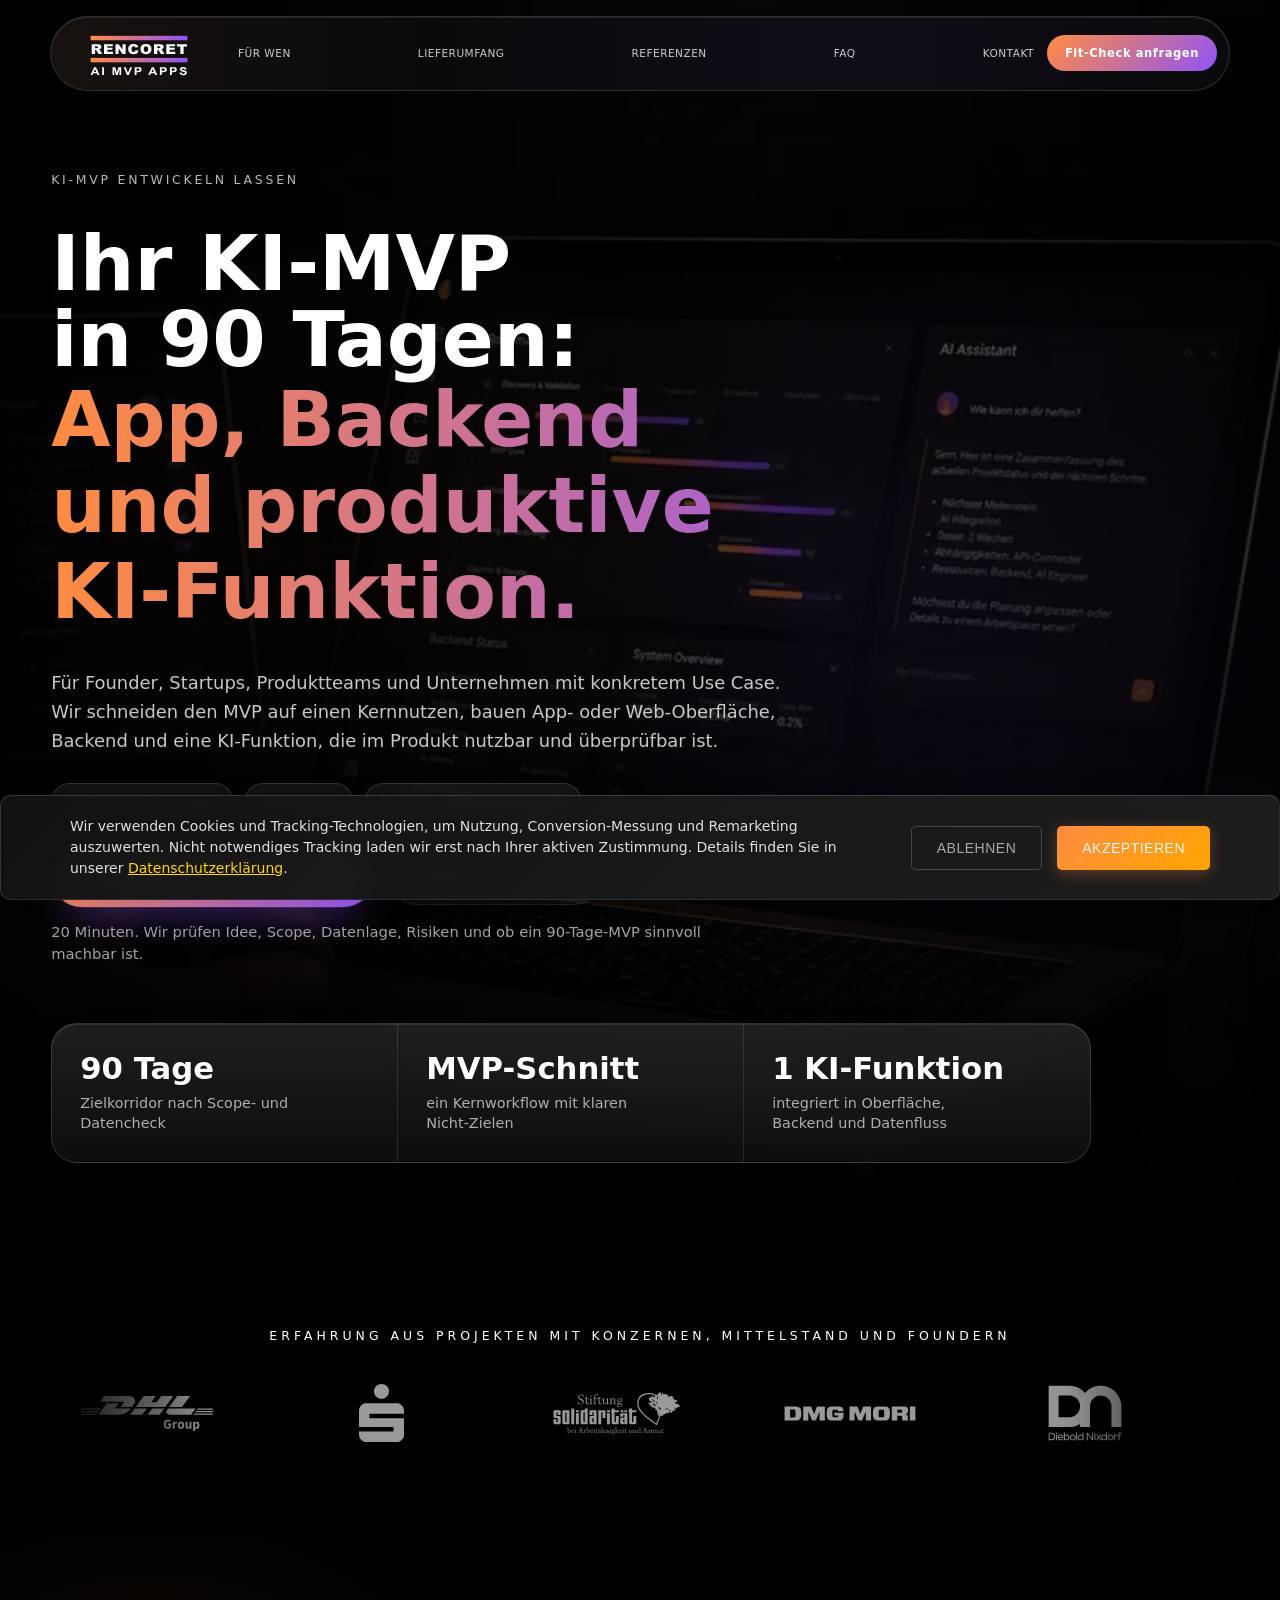
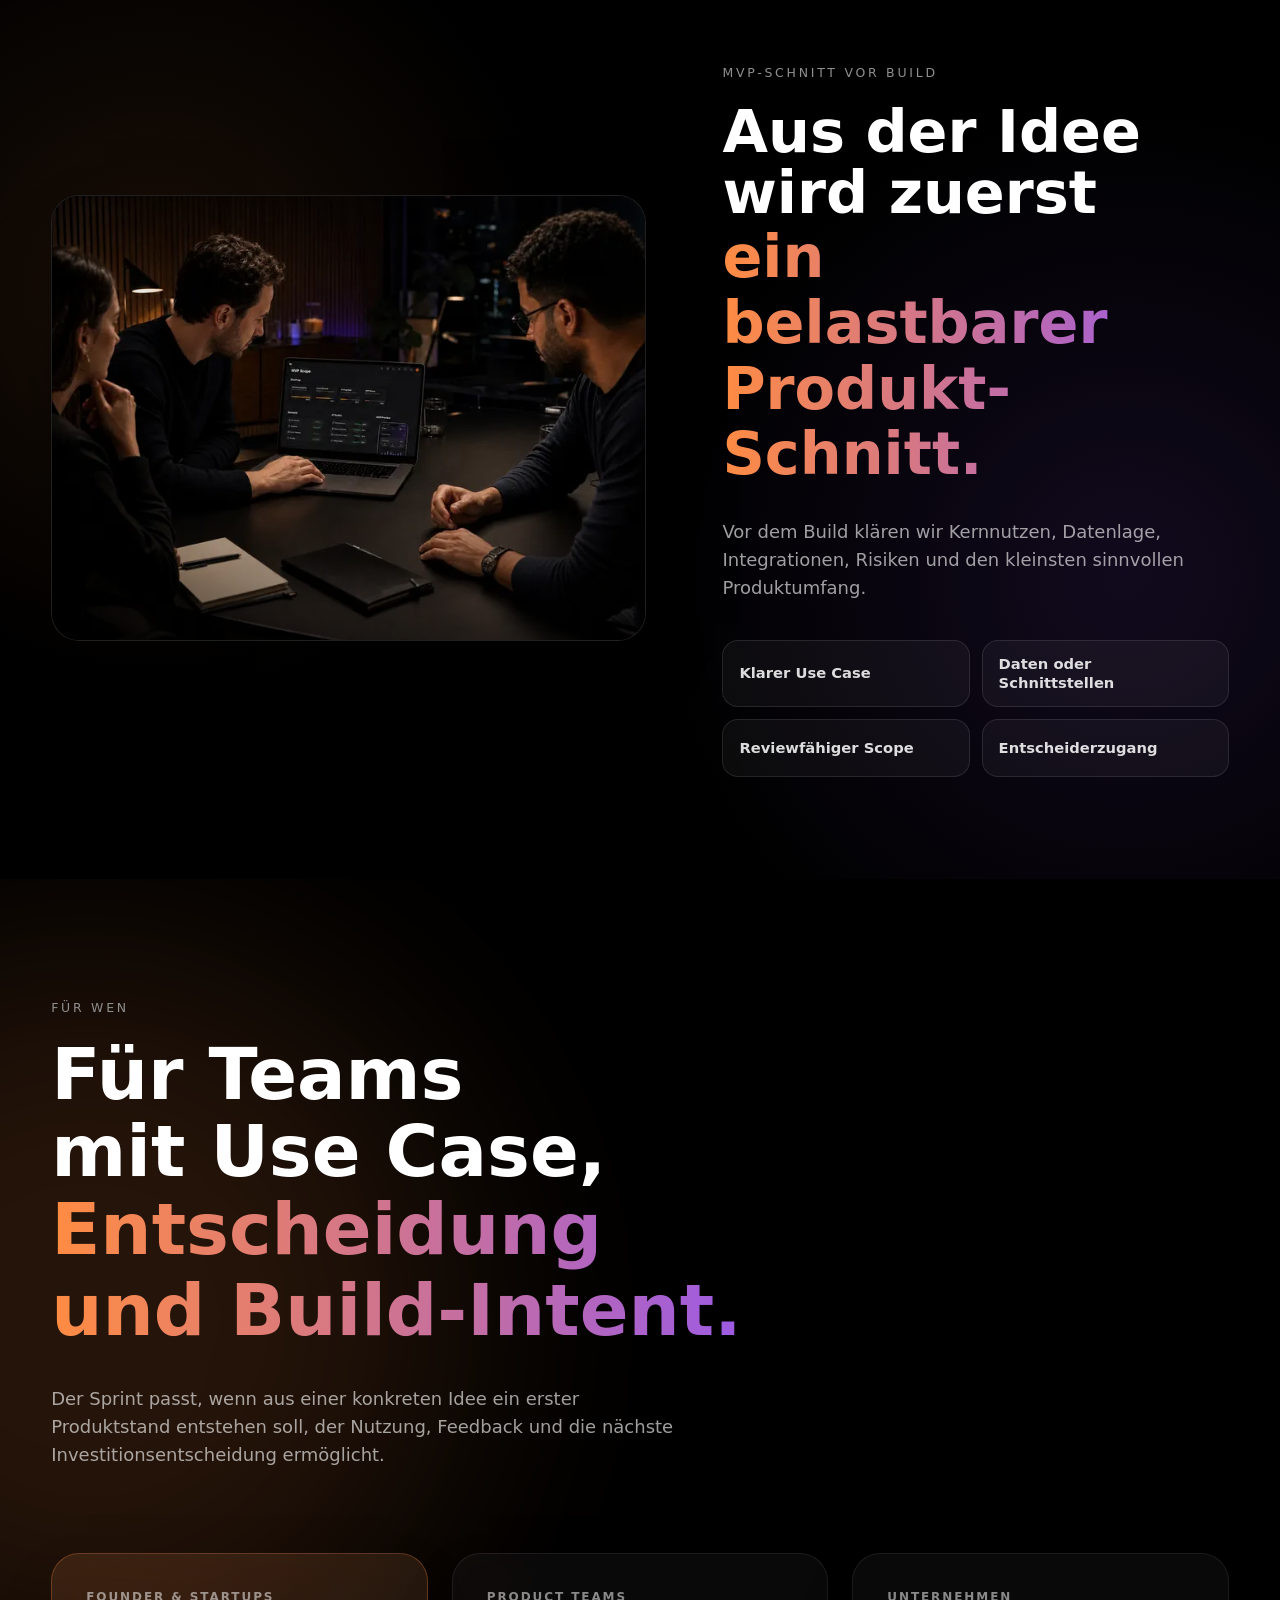
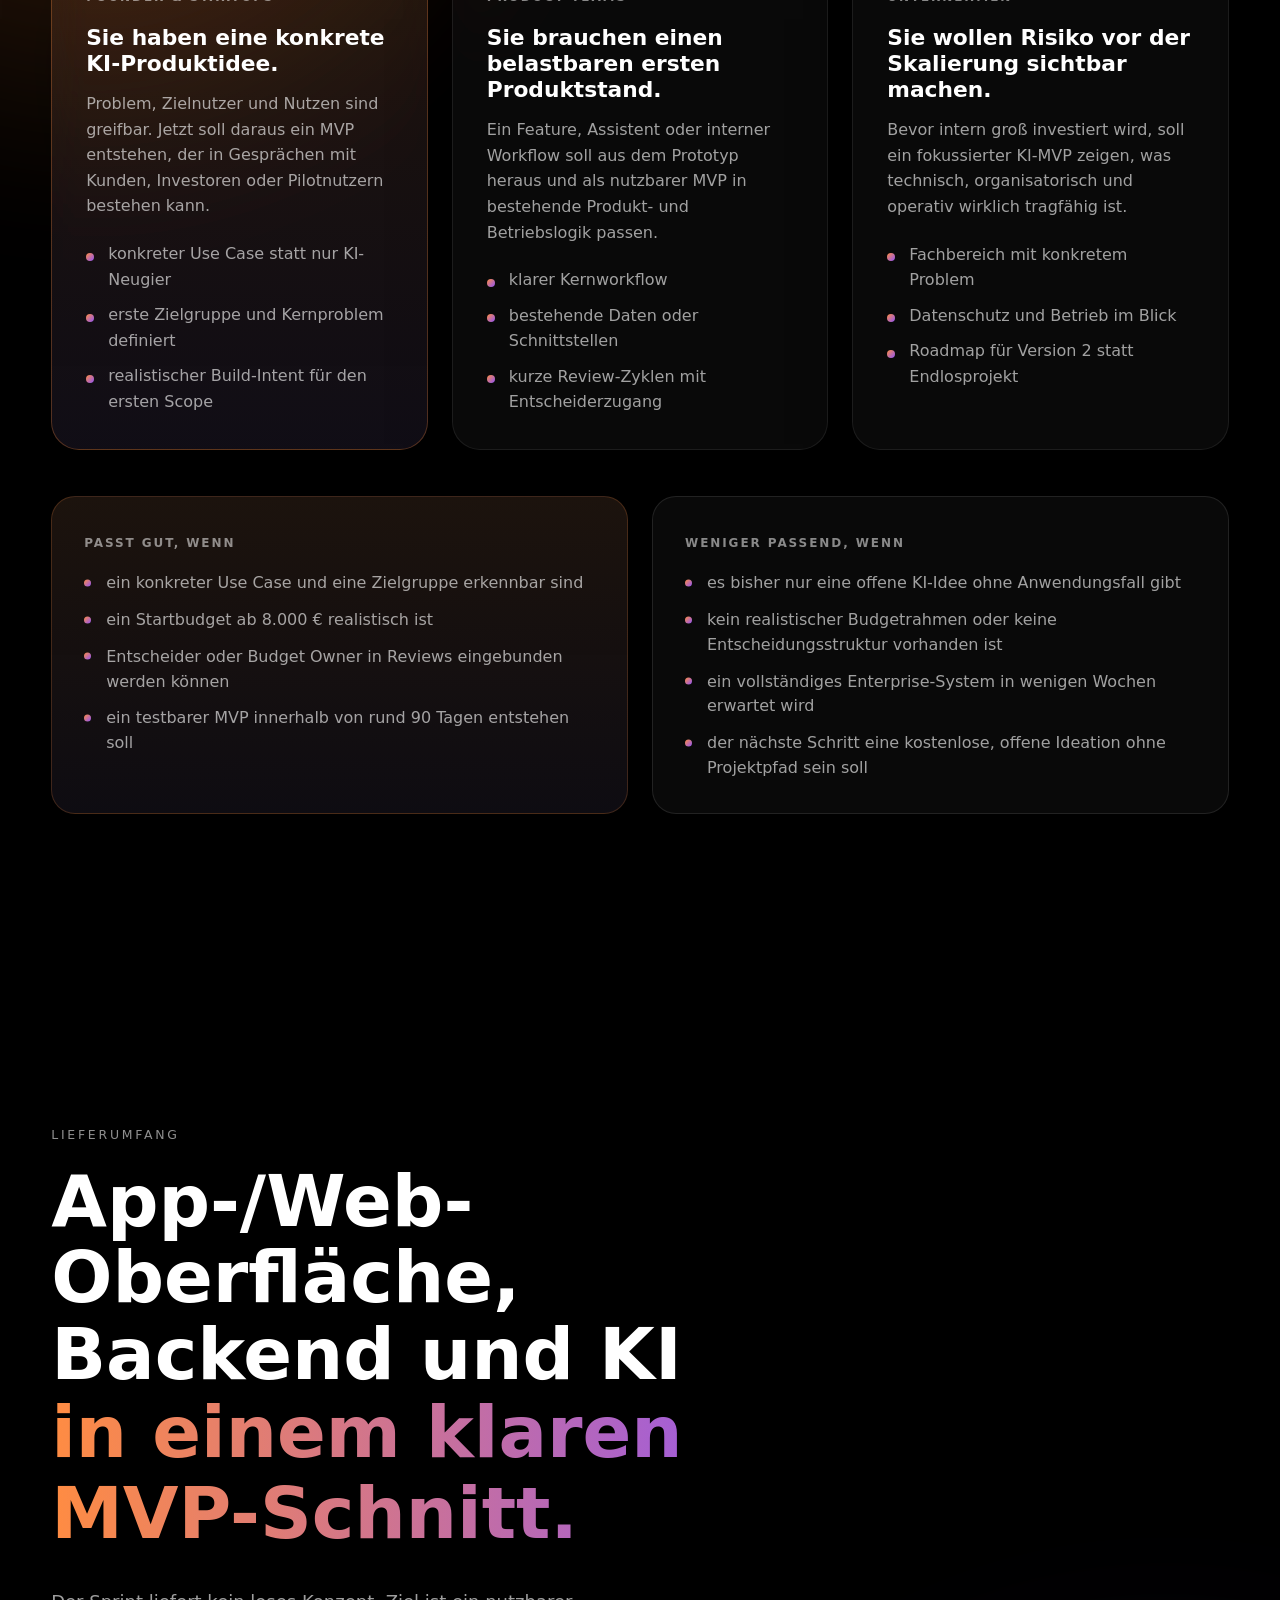
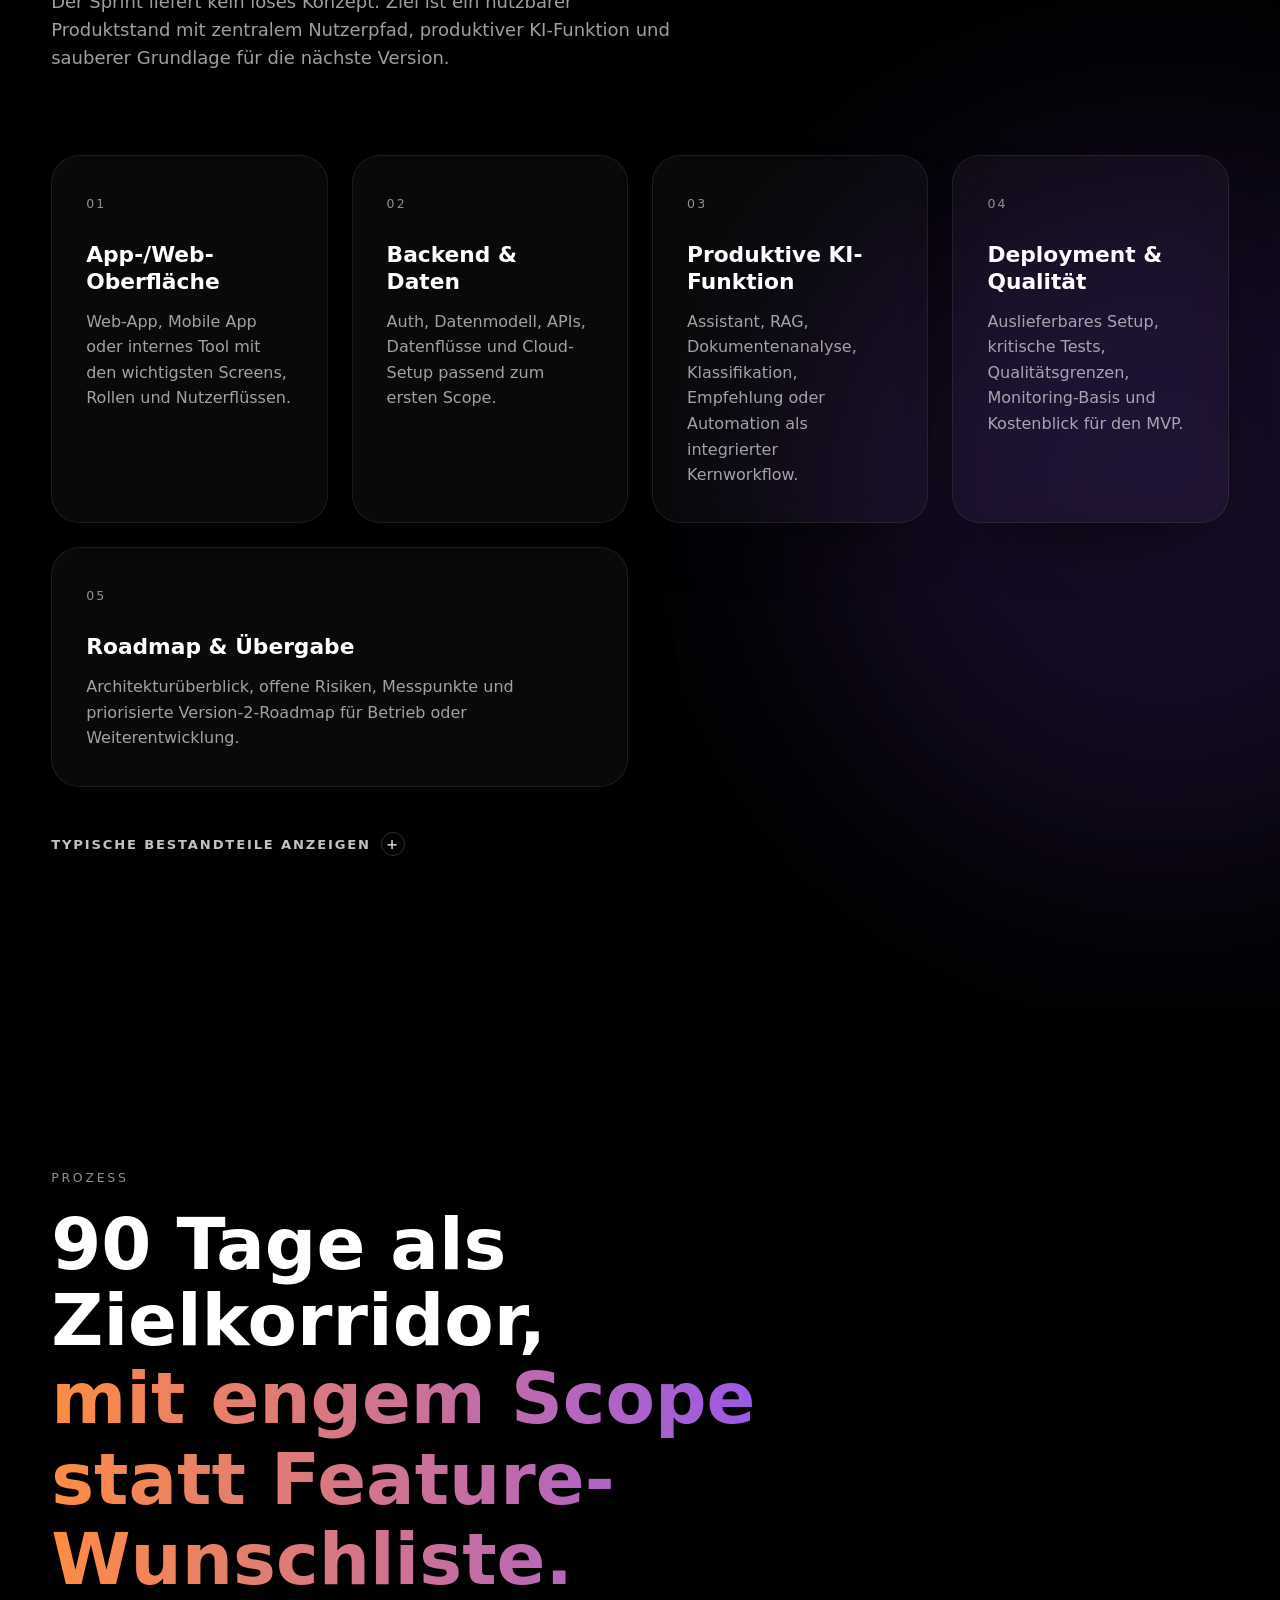
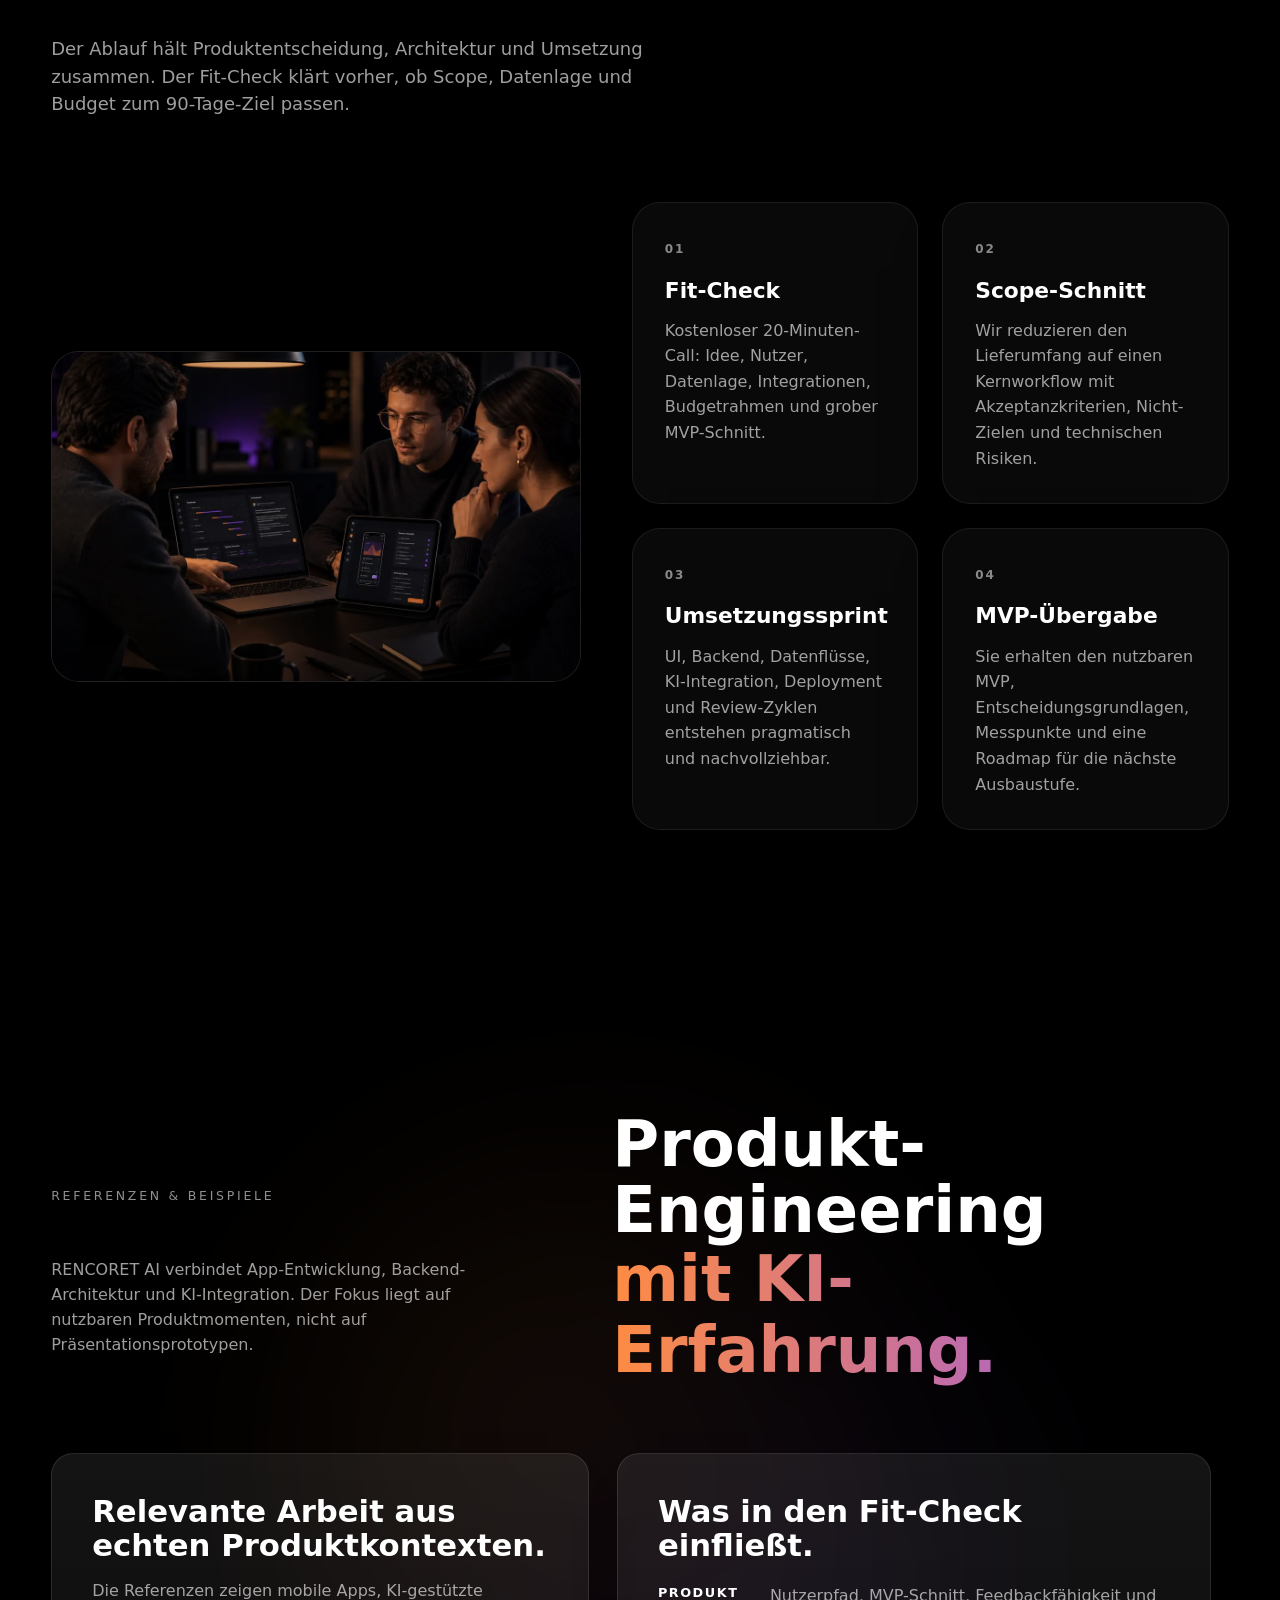
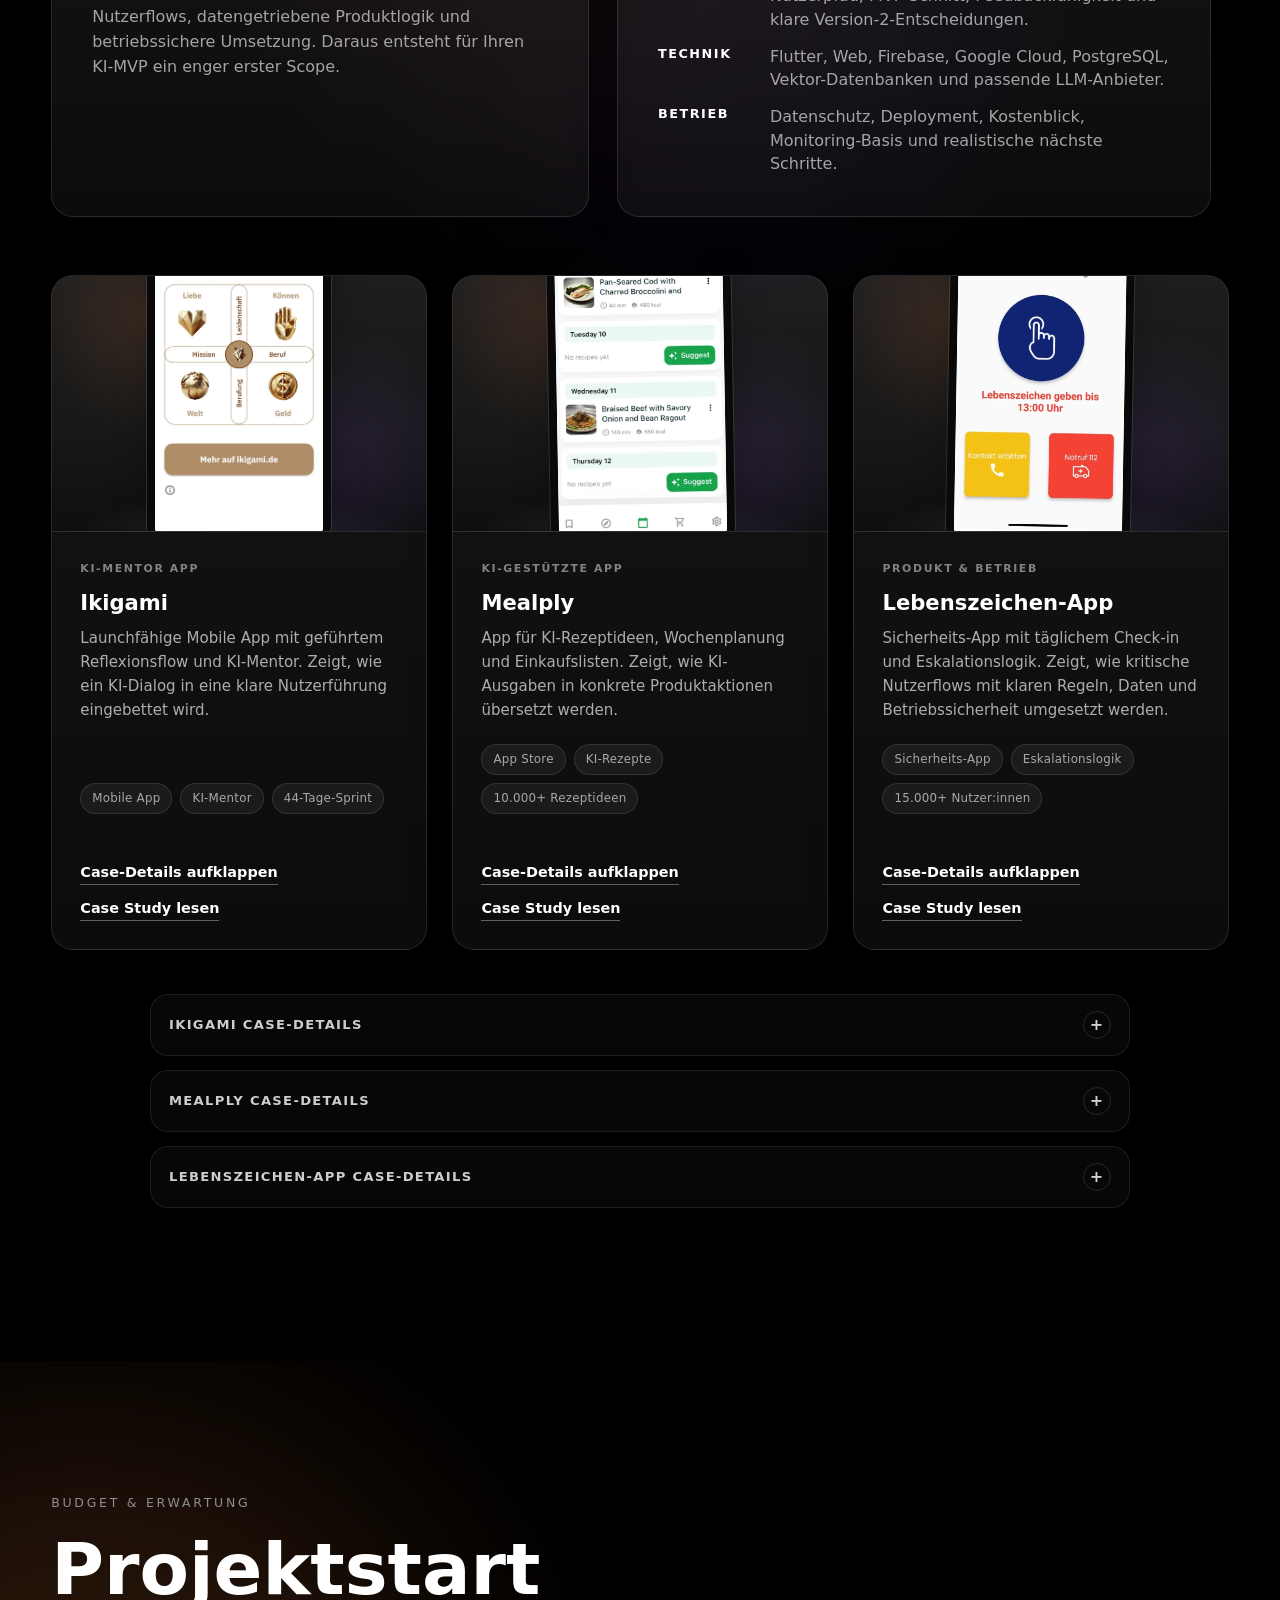
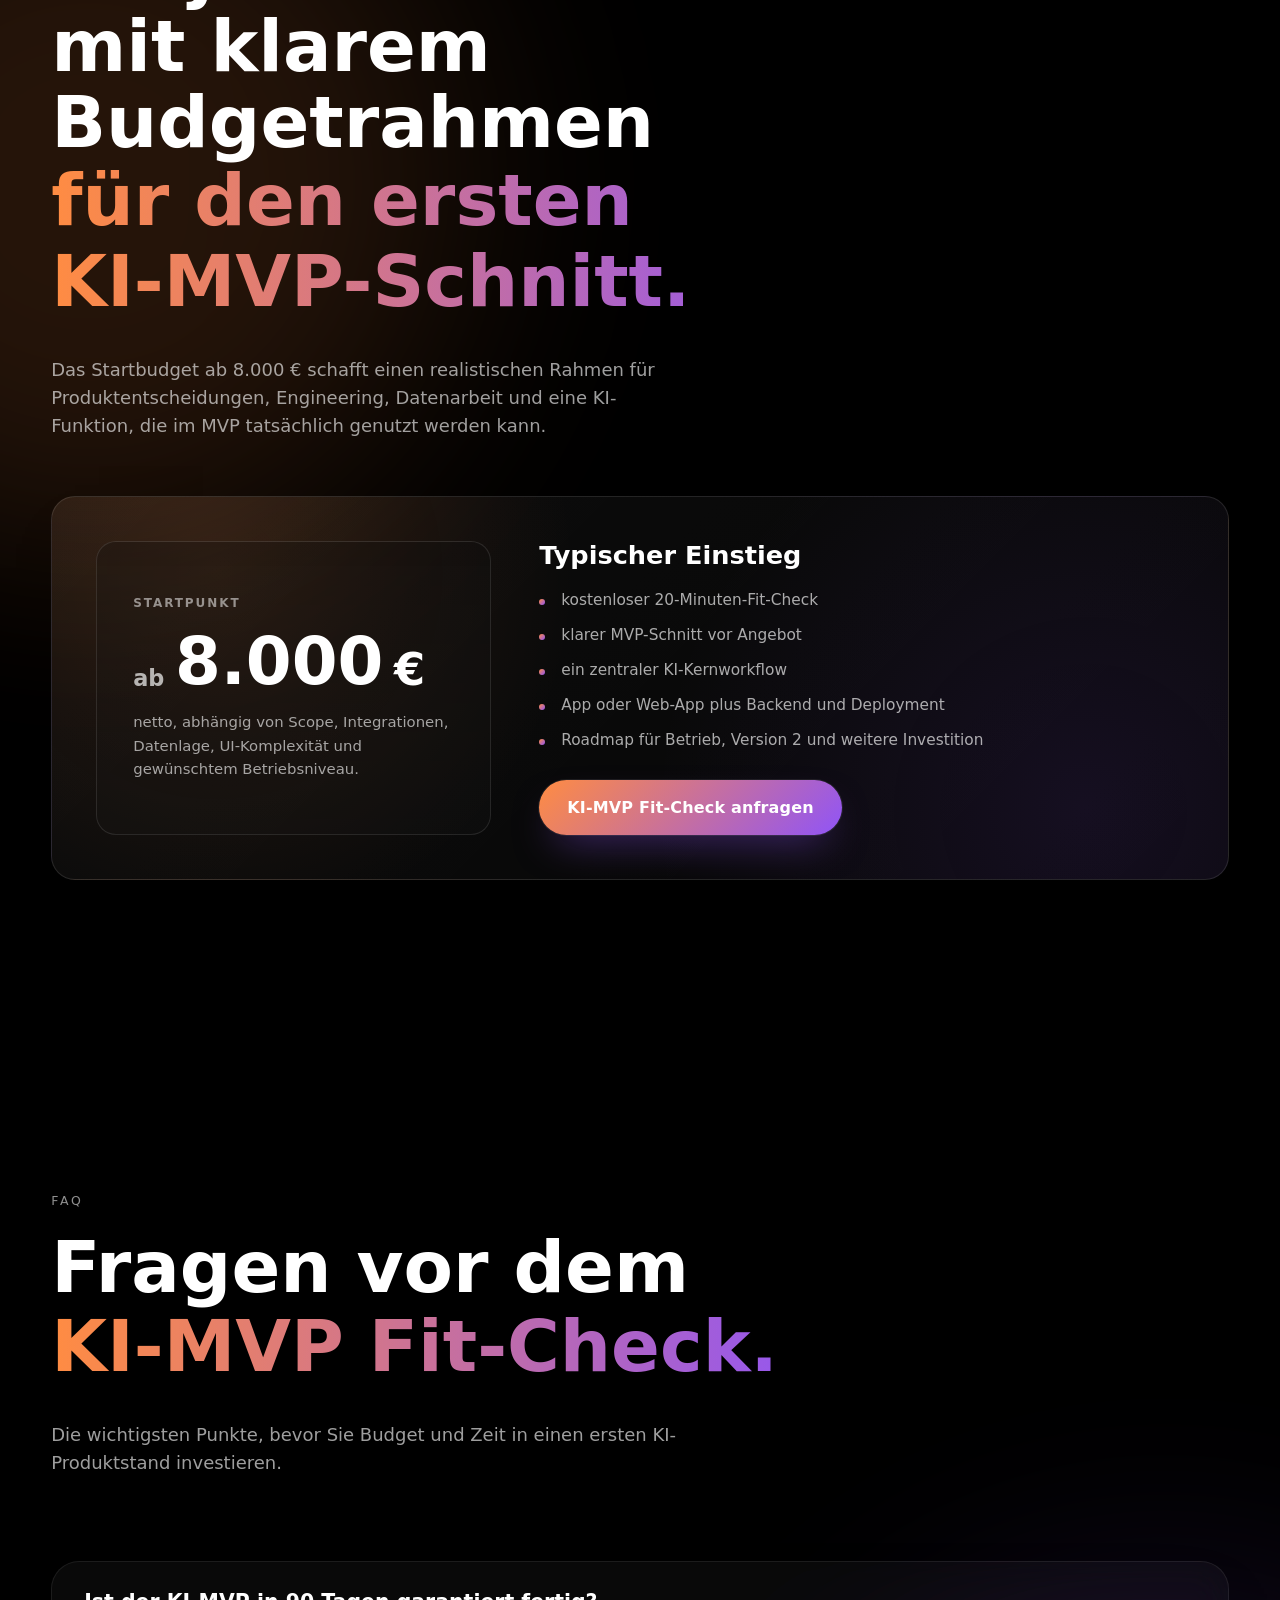
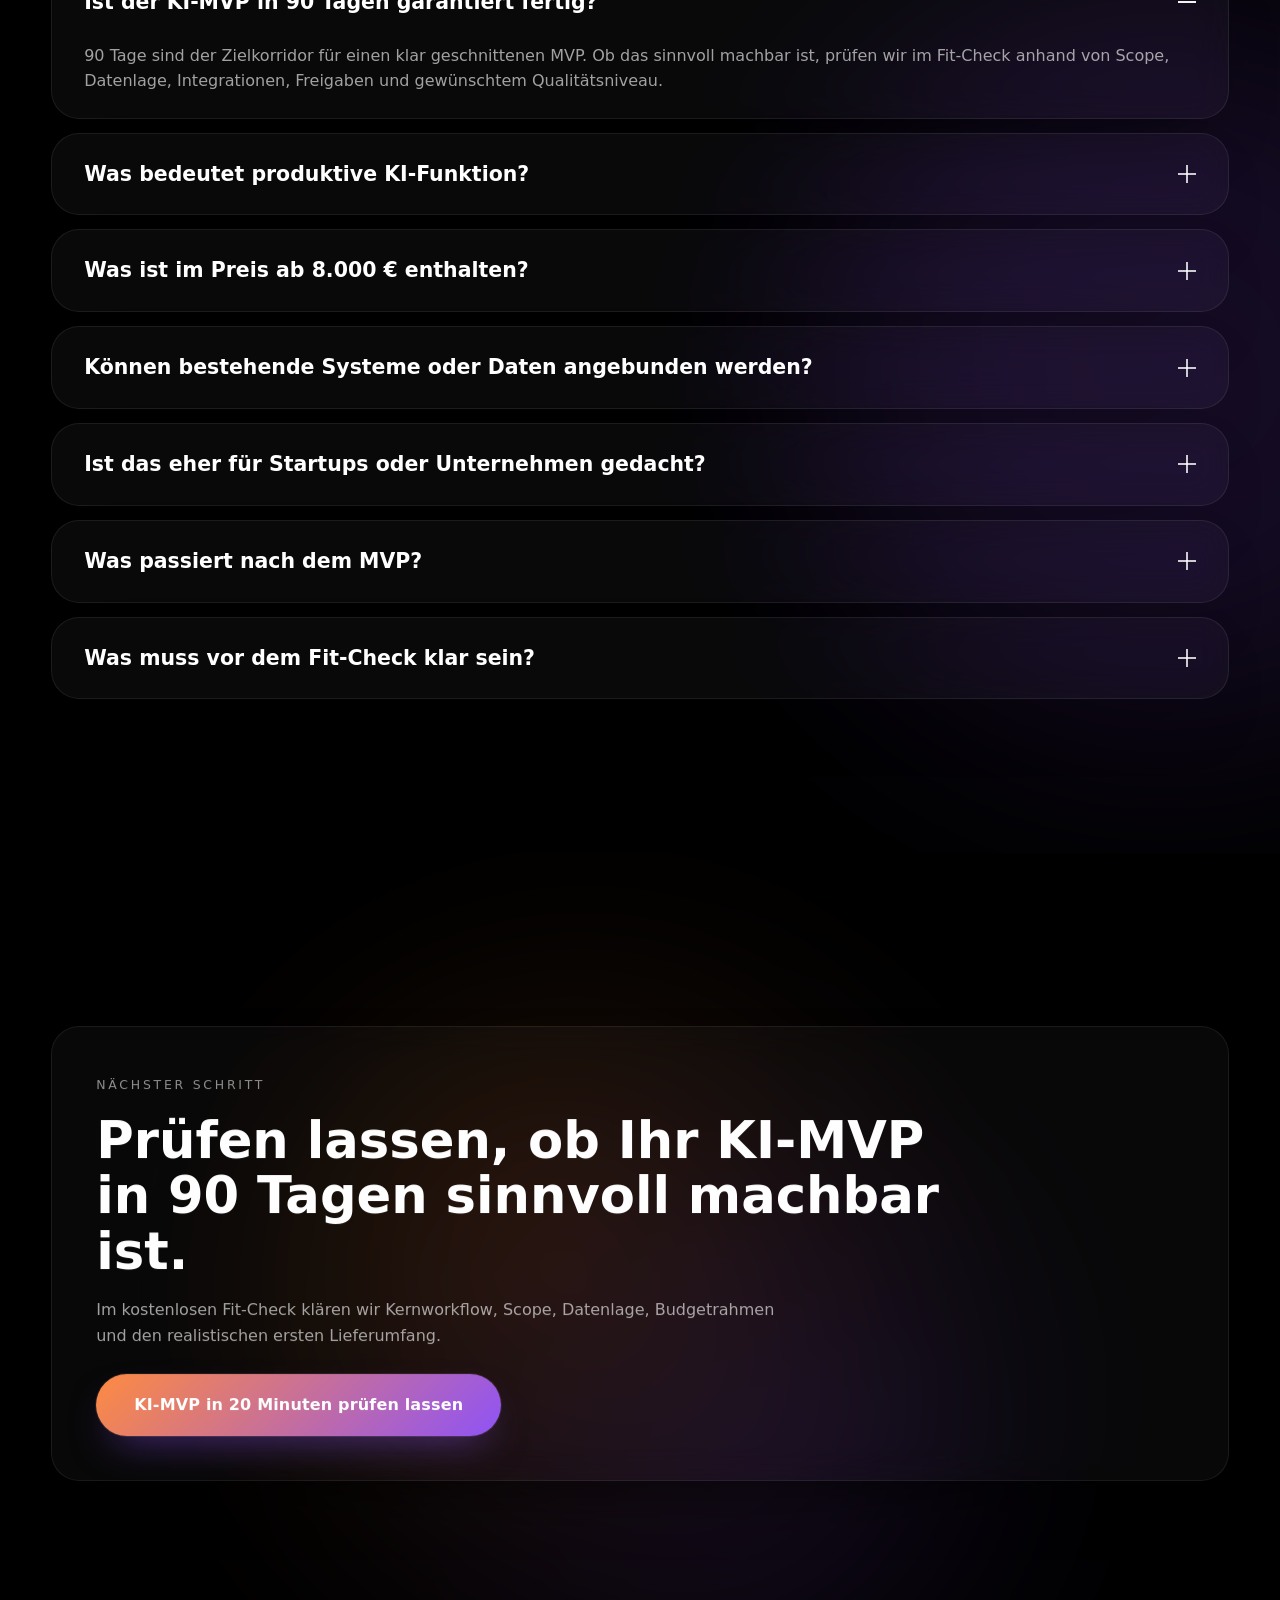
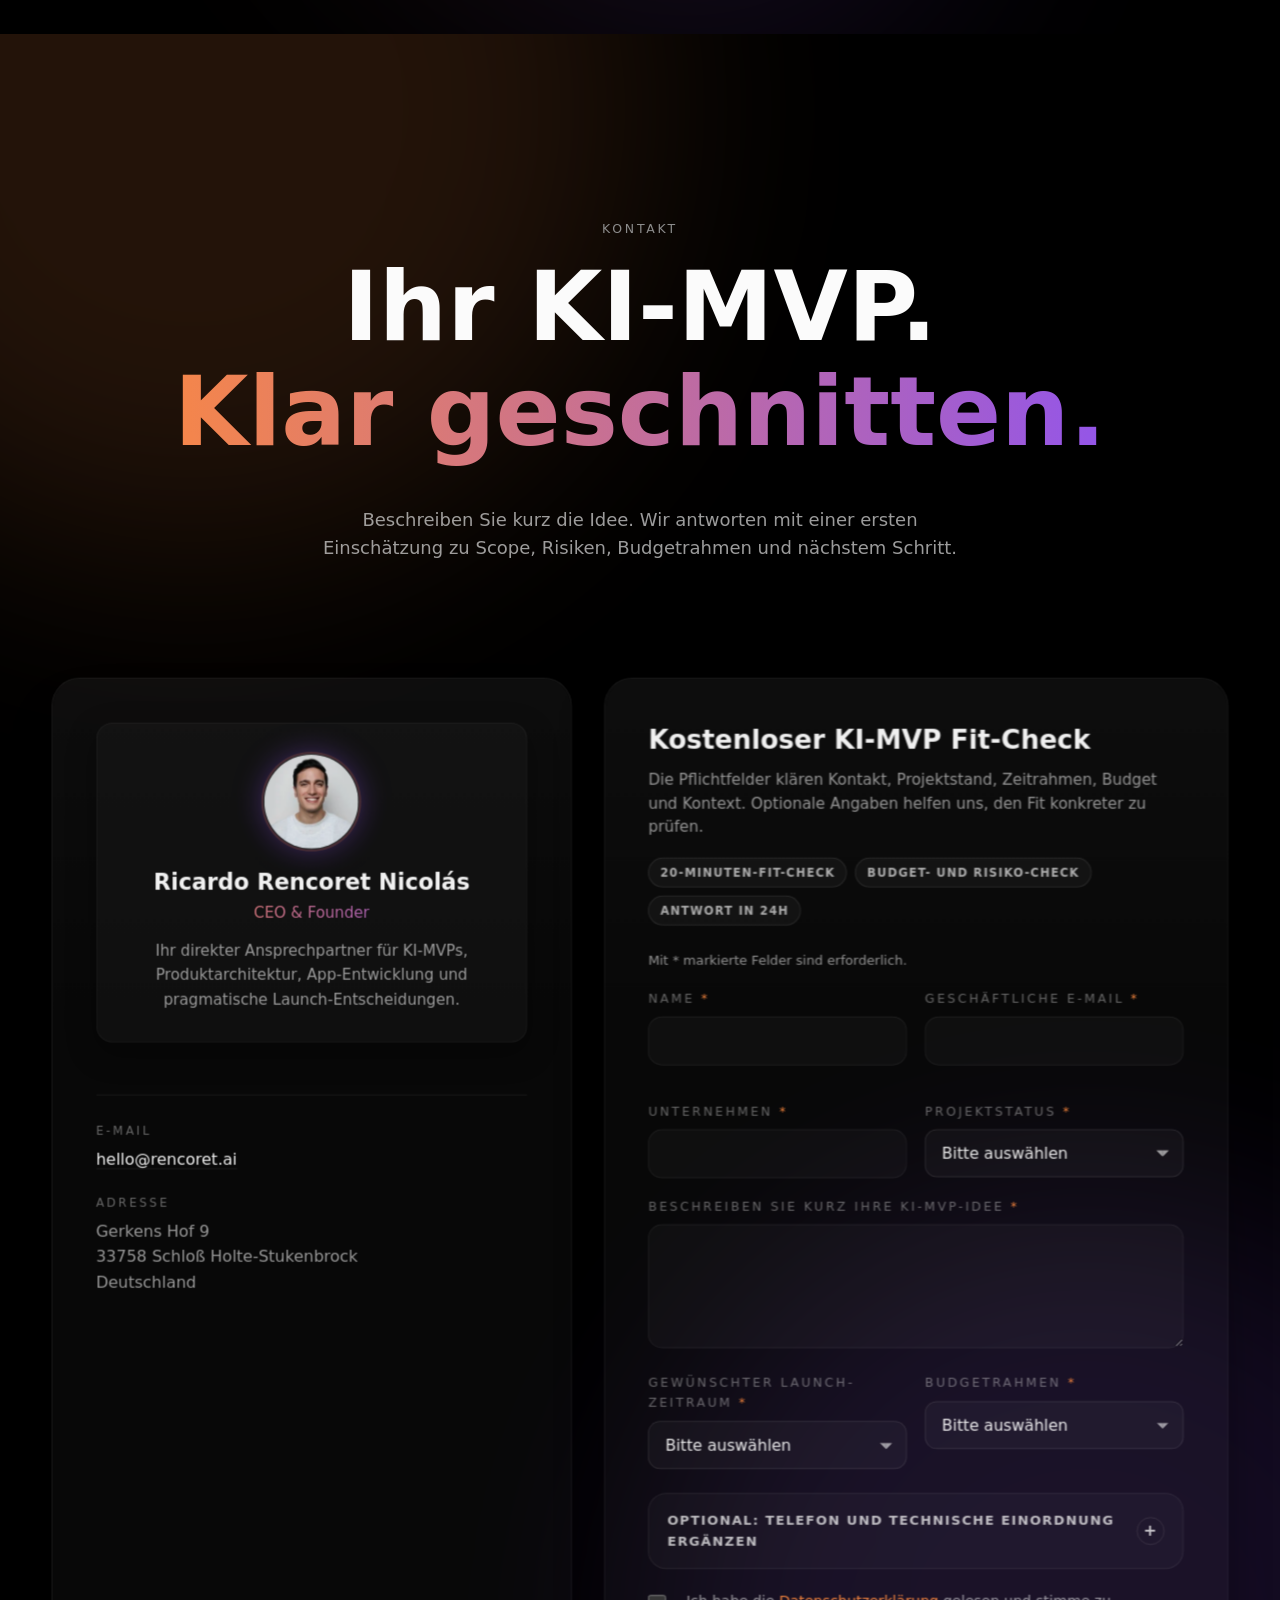
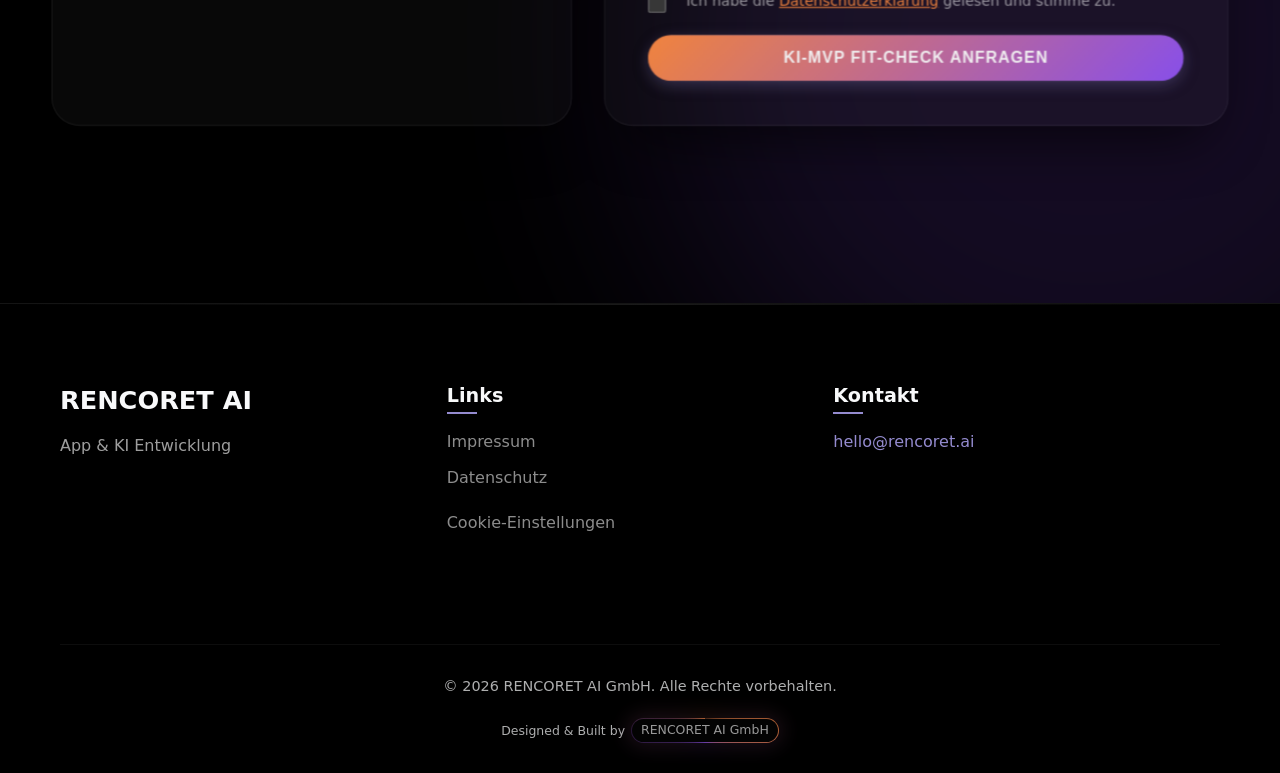
<file: ki-mvp-entwickeln-lassen.html>
<!DOCTYPE html>
<html lang="de">

<head>
        <meta charset="UTF-8">
    <meta name="viewport" content="width=device-width, initial-scale=1.0">
    <meta name="color-scheme" content="dark">
    <style id="initial-theme">
        html {
            background-color: #000000;
        }

        body {
            visibility: hidden;
            opacity: 0;
            transition: opacity 0.2s ease;
        }

        html.loaded body {
            visibility: visible;
            opacity: 1;
        }
    </style>

    <title>KI-MVP entwickeln lassen | RENCORET AI</title>
    <meta name="description" content="KI-MVP, KI App oder Web App entwickeln lassen: RENCORET AI baut im fokussierten 90-Tage-Sprint App-/Web-Oberfläche, Backend und produktive KI-Funktion - ab 8.000 € mit kostenlosem Fit-Check.">
    <meta name="keywords" content="KI-MVP entwickeln lassen, KI MVP Entwicklung, AI MVP Agentur, KI App entwickeln lassen, AI App entwickeln lassen, MVP entwickeln lassen, Web App entwickeln lassen, KI Produktentwicklung, AI App Backend">
    <meta name="author" content="RENCORET AI">
    <meta name="robots" content="noindex, nofollow">

    <meta property="og:title" content="KI-MVP entwickeln lassen | RENCORET AI">
    <meta property="og:description" content="Ihr KI-MVP in 90 Tagen: App, Backend und produktive KI-Funktion - für Founder, Startups, Produktteams und Unternehmen mit konkreter Produktidee.">
    <meta property="og:type" content="website">
    <meta property="og:url" content="https://uzzero.github.io/rencoret-ai-dev-preview/ki-mvp-entwickeln-lassen.html">
    <meta property="og:image" content="https://uzzero.github.io/rencoret-ai-dev-preview/img/meta/og-image.png">
    <meta property="og:image:type" content="image/png">
    <meta property="og:image:width" content="1200">
    <meta property="og:image:height" content="630">
    <meta property="og:site_name" content="RENCORET AI">
    <meta property="og:locale" content="de_DE">

    <meta name="twitter:card" content="summary_large_image">
    <meta name="twitter:title" content="KI-MVP entwickeln lassen | RENCORET AI">
    <meta name="twitter:description" content="Ihr KI-MVP in 90 Tagen: App, Backend und produktive KI-Funktion - für Founder, Startups, Produktteams und Unternehmen mit konkreter Produktidee.">
    <meta name="twitter:image" content="https://uzzero.github.io/rencoret-ai-dev-preview/img/meta/og-image.png">

    <link rel="canonical" href="https://uzzero.github.io/rencoret-ai-dev-preview/ki-mvp-entwickeln-lassen.html">

    <script type="application/ld+json">
    {
      "@context": "https://schema.org",
      "@type": "Service",
      "name": "KI-MVP entwickeln lassen",
      "serviceType": "KI-MVP Entwicklung",
      "description": "Fokussierte Entwicklung eines KI-MVPs mit App- oder Web-Oberfläche, Backend, produktiver KI-Kernfunktion, Deployment und Roadmap.",
      "url": "https://uzzero.github.io/rencoret-ai-dev-preview/ki-mvp-entwickeln-lassen.html",
      "provider": {
        "@type": "Organization",
        "@id": "https://uzzero.github.io/rencoret-ai-dev-preview/#organization",
        "name": "RENCORET AI",
        "url": "https://uzzero.github.io/rencoret-ai-dev-preview"
      },
      "areaServed": ["DE", "AT", "CH", "Europe"],
      "offers": {
        "@type": "Offer",
        "availability": "https://schema.org/InStock",
        "priceCurrency": "EUR",
        "description": "KI-MVP Entwicklung für Teams mit konkretem Use Case, Budgetrahmen und Bedarf an einem nutzbaren ersten Produktstand."
      }
    }
    </script>

    <script>
        window.dataLayer = window.dataLayer || [];
        function gtag() { dataLayer.push(arguments); }
        gtag('consent', 'default', {
            'ad_storage': 'denied',
            'ad_user_data': 'denied',
            'ad_personalization': 'denied',
            'analytics_storage': 'denied'
        });

        document.documentElement.setAttribute('data-theme', 'dark');
        localStorage.setItem('theme', 'dark');
    </script>

    <link rel="stylesheet" href="css/ki-mvp-entwickeln-lassen.2673e5b7c15f.css">
    
    <link rel="stylesheet" href="css/print.css" media="print">

    <link rel="icon" type="image/png" sizes="32x32" href="img/favicon/favicon-32x32.png">
    <link rel="icon" type="image/png" sizes="16x16" href="img/favicon/favicon-16x16.png">
    <link rel="apple-touch-icon" sizes="180x180" href="img/favicon/apple-touch-icon.png">
    <link rel="manifest" href="site.webmanifest">

</head>

<body class="campaign-page campaign-page--ki-mvp-paid">
        <header>
        <div class="container">
            <div class="logo">
                <a href="./" title="RENCORET AI - Startseite">
                    <img src="img/logo-extended.svg" alt="RENCORET AI MVP APPS Logo" class="logo-svg dark-mode-logo" width="220" height="75" fetchpriority="high">
                </a>
            </div>
            <nav aria-label="Kampagnennavigation">
                <ul>
                    <li><a href="#pain">Für wen</a></li>
                    <li><a href="#benefits">Lieferumfang</a></li>
                    <li><a href="#proof">Referenzen</a></li>
                    <li><a href="#faq">FAQ</a></li>
                    <li><a href="#kontakt">Kontakt</a></li>
                </ul>
                <a href="#lead-form" class="nav-cta">Fit-Check anfragen</a>
                <button class="mobile-menu-toggle" aria-label="Menü öffnen" aria-controls="mobile-menu" aria-expanded="false">
                    <span></span>
                    <span></span>
                    <span></span>
                </button>
            </nav>
        </div>
    </header>

        <div class="mobile-menu-overlay"></div>
    <div class="mobile-menu campaign-mobile-menu" id="mobile-menu">
        <div class="mobile-menu-content">
            <div class="mobile-menu-header">
                <a href="./" class="mobile-menu-logo" title="RENCORET AI - Startseite">
                    <img src="img/logo-extended.svg" alt="RENCORET AI MVP APPS Logo" width="220" height="88">
                </a>
                <button class="mobile-menu-close" aria-label="Menü schließen">
                    <span>&times;</span>
                </button>
            </div>
            <ul>
                <li><a href="#pain">Für wen</a></li>
                <li><a href="#benefits">Lieferumfang</a></li>
                <li><a href="#proof">Referenzen</a></li>
                <li><a href="#faq">FAQ</a></li>
                <li><a href="#kontakt">Kontakt</a></li>
            </ul>

            <a href="#lead-form" class="cta-button mobile-menu-cta">KI-MVP Fit-Check anfragen</a>
        </div>
    </div>

    <main>
        <section class="ki-mvp-hero" id="top">
            <picture class="ki-mvp-hero__media" aria-hidden="true">
                <source
                    srcset="img/generated/ki-mvp/ki-mvp-hero-workspace-960.webp 960w, img/generated/ki-mvp/ki-mvp-hero-workspace-1280.webp 1280w, img/generated/ki-mvp/ki-mvp-hero-workspace-1600.webp 1600w, img/generated/ki-mvp/ki-mvp-hero-workspace.webp 1717w"
                    sizes="100vw"
                    type="image/webp">
                <img src="img/generated/ki-mvp/ki-mvp-hero-workspace.png" alt="" width="1717" height="916" fetchpriority="high">
            </picture>
            <div class="ki-mvp-hero__shade" aria-hidden="true"></div>

            <div class="container-wide ki-mvp-hero__inner">
                <div class="ki-mvp-hero__copy" data-motion="reveal">
                    <span class="eyebrow campaign-hero__eyebrow">KI-MVP entwickeln lassen</span>
                    <h1 class="display-xxl ki-mvp-hero__headline">
                        <span class="display-line">Ihr KI-MVP in 90 Tagen:</span>
                        <span class="display-line display-line--accent">App, Backend und produktive KI-Funktion.</span>
                    </h1>
                    <p class="ki-mvp-hero__lede">Für Founder, Startups, Produktteams und Unternehmen mit konkretem Use Case. Wir schneiden den MVP auf einen Kernnutzen, bauen App- oder Web-Oberfläche, Backend und eine KI-Funktion, die im Produkt nutzbar und überprüfbar ist.</p>
                    <div class="ki-mvp-hero__facts" aria-label="KI-MVP Eckdaten im Hero">
                        <span>90 Tage Zielkorridor</span>
                        <span>ab 8.000 €</span>
                        <span>1 produktive KI-Funktion</span>
                    </div>
                    <div class="btn-row ki-mvp-hero__cta-row">
                        <a href="#lead-form" class="cta-button">KI-MVP Fit-Check anfragen</a>
                        <a href="#proof" class="btn-ghost">Referenzen ansehen</a>
                    </div>
                    <p class="ki-mvp-hero__microcopy">20 Minuten. Wir prüfen Idee, Scope, Datenlage, Risiken und ob ein 90-Tage-MVP sinnvoll machbar ist.</p>
                </div>

                <div class="ki-mvp-hero__proof" aria-label="KI-MVP Eckdaten" data-motion="reveal">
                    <div>
                        <strong>90 Tage</strong>
                        <span>Zielkorridor nach Scope- und Datencheck</span>
                    </div>
                    <div>
                        <strong>MVP-Schnitt</strong>
                        <span>ein Kernworkflow mit klaren Nicht-Zielen</span>
                    </div>
                    <div>
                        <strong>1 KI-Funktion</strong>
                        <span>integriert in Oberfläche, Backend und Datenfluss</span>
                    </div>
                </div>
            </div>
        </section>

        <section class="client-logos client-logos--apple" aria-label="Kunden und Partner">
    <div class="container-wide">
        <h2 class="client-logos__heading" data-i18n="clients.heading">Erfahrung aus Projekten mit Konzernen, Mittelstand und Foundern</h2>
        <div class="logo-slider-container">
            <div class="logo-slider">
                <div class="logo-container">
                    <img src="img/clients/dhl_group_logo.svg" alt="DHL Group Logo" loading="lazy" width="120" height="60">
                </div>
                <div class="logo-container">
                    <img src="img/clients/sparkasse_logo.svg" alt="Sparkasse Logo" loading="lazy" width="120" height="60">
                </div>
                <div class="logo-container">
                    <img src="img/clients/stiftung_solidaritaet_logo.svg" alt="Stiftung Solidarität Logo" loading="lazy" width="120" height="60">
                </div>
                <div class="logo-container">
                    <img src="img/clients/dmg_mori_logo.svg" alt="DMG MORI Logo" loading="lazy" width="120" height="60">
                </div>
                <div class="logo-container">
                    <img src="img/clients/diebold_nixdorf_logo.svg" alt="Diebold Nixdorf Logo" loading="lazy" width="120" height="60">
                </div>
                <div class="logo-container" aria-hidden="true">
                    <img src="img/clients/dhl_group_logo.svg" alt="" loading="lazy" width="120" height="60">
                </div>
                <div class="logo-container" aria-hidden="true">
                    <img src="img/clients/sparkasse_logo.svg" alt="" loading="lazy" width="120" height="60">
                </div>
                <div class="logo-container" aria-hidden="true">
                    <img src="img/clients/stiftung_solidaritaet_logo.svg" alt="" loading="lazy" width="120" height="60">
                </div>
                <div class="logo-container" aria-hidden="true">
                    <img src="img/clients/dmg_mori_logo.svg" alt="" loading="lazy" width="120" height="60">
                </div>
                <div class="logo-container" aria-hidden="true">
                    <img src="img/clients/diebold_nixdorf_logo.svg" alt="" loading="lazy" width="120" height="60">
                </div>
            </div>
        </div>
    </div>
</section>

        <section class="mvp-visual-story conversion-section conversion-section--apple" aria-labelledby="mvp-scope-heading">
            <div class="container-wide">
                <div class="mvp-visual-story__media" data-motion="reveal">
                    <picture>
                        <source
                            srcset="img/generated/ki-mvp/ki-mvp-scope-review-clean-720.webp 720w, img/generated/ki-mvp/ki-mvp-scope-review-clean-960.webp 960w, img/generated/ki-mvp/ki-mvp-scope-review-clean-1080.webp 1080w, img/generated/ki-mvp/ki-mvp-scope-review-clean.webp 1448w"
                            sizes="(max-width: 900px) 100vw, 52vw"
                            type="image/webp">
                        <img src="img/generated/ki-mvp/ki-mvp-scope-review-clean.png" alt="Produktteam prüft den Scope eines KI-MVPs am Laptop" loading="eager" width="1448" height="1086">
                    </picture>
                </div>
                <div class="mvp-visual-story__content" data-motion="reveal">
                    <span class="eyebrow">MVP-Schnitt vor Build</span>
                    <h2 id="mvp-scope-heading" class="display-lg">
                        <span class="display-line">Aus der Idee wird zuerst</span>
                        <span class="display-line display-line--accent">ein belastbarer Produkt-Schnitt.</span>
                    </h2>
                    <p class="lede">Vor dem Build klären wir Kernnutzen, Datenlage, Integrationen, Risiken und den kleinsten sinnvollen Produktumfang.</p>
                    <div class="mvp-signal-grid" aria-label="Signale fuer einen passenden KI-MVP Sprint">
                        <span>Klarer Use Case</span>
                        <span>Daten oder Schnittstellen</span>
                        <span>Reviewfähiger Scope</span>
                        <span>Entscheiderzugang</span>
                    </div>
                </div>
            </div>
        </section>

        <section id="pain" class="campaign-section campaign-section--tight conversion-section conversion-section--apple">
            <span class="glow-aura glow-aura--orange conversion-section__glow conversion-section__glow--a" aria-hidden="true"></span>
            <div class="container-wide">
                            <div class="conversion-section__intro " data-motion="reveal">
                <span class="eyebrow">Für wen</span>
                <h2 class="display-xl conversion-section__heading">
                    <span class="display-line">Für Teams mit Use Case,</span>
                    <span class="display-line display-line--accent">Entscheidung und Build-Intent.</span>
                </h2>
                <p class="lede">Der Sprint passt, wenn aus einer konkreten Idee ein erster Produktstand entstehen soll, der Nutzung, Feedback und die nächste Investitionsentscheidung ermöglicht.</p>
            </div>

                <div class="campaign-card-grid" data-motion="stagger">
                                    <article class="campaign-card campaign-card--featured">
                    <span class="campaign-card__label">Founder & Startups</span>
                    <h3>Sie haben eine konkrete KI-Produktidee.</h3>
                    <p>Problem, Zielnutzer und Nutzen sind greifbar. Jetzt soll daraus ein MVP entstehen, der in Gesprächen mit Kunden, Investoren oder Pilotnutzern bestehen kann.</p>
                    <ul>
                        <li>konkreter Use Case statt nur KI-Neugier</li><li>erste Zielgruppe und Kernproblem definiert</li><li>realistischer Build-Intent für den ersten Scope</li>
                    </ul>
                </article>

                                    <article class="campaign-card ">
                    <span class="campaign-card__label">Product Teams</span>
                    <h3>Sie brauchen einen belastbaren ersten Produktstand.</h3>
                    <p>Ein Feature, Assistent oder interner Workflow soll aus dem Prototyp heraus und als nutzbarer MVP in bestehende Produkt- und Betriebslogik passen.</p>
                    <ul>
                        <li>klarer Kernworkflow</li><li>bestehende Daten oder Schnittstellen</li><li>kurze Review-Zyklen mit Entscheiderzugang</li>
                    </ul>
                </article>

                                    <article class="campaign-card ">
                    <span class="campaign-card__label">Unternehmen</span>
                    <h3>Sie wollen Risiko vor der Skalierung sichtbar machen.</h3>
                    <p>Bevor intern groß investiert wird, soll ein fokussierter KI-MVP zeigen, was technisch, organisatorisch und operativ wirklich tragfähig ist.</p>
                    <ul>
                        <li>Fachbereich mit konkretem Problem</li><li>Datenschutz und Betrieb im Blick</li><li>Roadmap für Version 2 statt Endlosprojekt</li>
                    </ul>
                </article>

                </div>

                <div class="mvp-fit-grid" data-motion="reveal" aria-label="KI-MVP Fit und Nicht-Fit Qualifikation">
                    <article class="mvp-fit-panel mvp-fit-panel--positive">
                        <span class="campaign-card__label">Passt gut, wenn</span>
                        <ul>
                            <li>ein konkreter Use Case und eine Zielgruppe erkennbar sind</li>
                            <li>ein Startbudget ab 8.000 € realistisch ist</li>
                            <li>Entscheider oder Budget Owner in Reviews eingebunden werden können</li>
                            <li>ein testbarer MVP innerhalb von rund 90 Tagen entstehen soll</li>
                        </ul>
                    </article>
                    <article class="mvp-fit-panel">
                        <span class="campaign-card__label">Weniger passend, wenn</span>
                        <ul>
                            <li>es bisher nur eine offene KI-Idee ohne Anwendungsfall gibt</li>
                            <li>kein realistischer Budgetrahmen oder keine Entscheidungsstruktur vorhanden ist</li>
                            <li>ein vollständiges Enterprise-System in wenigen Wochen erwartet wird</li>
                            <li>der nächste Schritt eine kostenlose, offene Ideation ohne Projektpfad sein soll</li>
                        </ul>
                    </article>
                </div>
            </div>
        </section>

        <section id="benefits" class="campaign-section conversion-section conversion-section--apple">
            <span class="glow-aura glow-aura--purple conversion-section__glow conversion-section__glow--b" aria-hidden="true"></span>
            <div class="container-wide">
                            <div class="conversion-section__intro " data-motion="reveal">
                <span class="eyebrow">Lieferumfang</span>
                <h2 class="display-xl conversion-section__heading">
                    <span class="display-line">App-/Web-Oberfläche, Backend und KI</span>
                    <span class="display-line display-line--accent">in einem klaren MVP-Schnitt.</span>
                </h2>
                <p class="lede">Der Sprint liefert kein loses Konzept. Ziel ist ein nutzbarer Produktstand mit zentralem Nutzerpfad, produktiver KI-Funktion und sauberer Grundlage für die nächste Version.</p>
            </div>

                <div class="conversion-card-grid conversion-card-grid--deliverables mvp-deliverables-grid" data-motion="stagger">
                    <article class="conversion-card">
                        <span class="conversion-card__index">01</span>
                        <h3>App-/Web-Oberfläche</h3>
                        <p>Web-App, Mobile App oder internes Tool mit den wichtigsten Screens, Rollen und Nutzerflüssen.</p>
                    </article>
                    <article class="conversion-card">
                        <span class="conversion-card__index">02</span>
                        <h3>Backend &amp; Daten</h3>
                        <p>Auth, Datenmodell, APIs, Datenflüsse und Cloud-Setup passend zum ersten Scope.</p>
                    </article>
                    <article class="conversion-card">
                        <span class="conversion-card__index">03</span>
                        <h3>Produktive KI-Funktion</h3>
                        <p>Assistant, RAG, Dokumentenanalyse, Klassifikation, Empfehlung oder Automation als integrierter Kernworkflow.</p>
                    </article>
                    <article class="conversion-card">
                        <span class="conversion-card__index">04</span>
                        <h3>Deployment &amp; Qualität</h3>
                        <p>Auslieferbares Setup, kritische Tests, Qualitätsgrenzen, Monitoring-Basis und Kostenblick für den MVP.</p>
                    </article>
                    <article class="conversion-card conversion-card--wide">
                        <span class="conversion-card__index">05</span>
                        <h3>Roadmap &amp; Übergabe</h3>
                        <p>Architekturüberblick, offene Risiken, Messpunkte und priorisierte Version-2-Roadmap für Betrieb oder Weiterentwicklung.</p>
                    </article>
                </div>

                <details class="deliverables-details" data-motion="reveal">
                    <summary>Typische Bestandteile anzeigen</summary>
                    <div class="deliverables-checklist" aria-label="Typische KI-MVP Liefergegenstände">
                        <span class="tag-pill">Lauffähige App-/Web-App</span>
                        <span class="tag-pill">Produktives Backend</span>
                        <span class="tag-pill">Definierte KI-Kernfunktion</span>
                        <span class="tag-pill">Auth &amp; Rollenrechte</span>
                        <span class="tag-pill">Cloud-Deployment</span>
                        <span class="tag-pill">Basis-Monitoring</span>
                        <span class="tag-pill">Qualitäts- und Kostencheck</span>
                        <span class="tag-pill">Roadmap für Version 2</span>
                    </div>
                </details>
            </div>
        </section>

        <section id="process" class="campaign-section conversion-section conversion-section--apple">
            <div class="container-wide">
                            <div class="conversion-section__intro " data-motion="reveal">
                <span class="eyebrow">Prozess</span>
                <h2 class="display-xl conversion-section__heading">
                    <span class="display-line">90 Tage als Zielkorridor,</span>
                    <span class="display-line display-line--accent">mit engem Scope statt Feature-Wunschliste.</span>
                </h2>
                <p class="lede">Der Ablauf hält Produktentscheidung, Architektur und Umsetzung zusammen. Der Fit-Check klärt vorher, ob Scope, Datenlage und Budget zum 90-Tage-Ziel passen.</p>
            </div>

                <div class="mvp-process-layout">
                    <div class="mvp-process-visual" data-motion="reveal">
                        <picture>
                            <source
                                srcset="img/generated/ki-mvp/ki-mvp-build-review-640.webp 640w, img/generated/ki-mvp/ki-mvp-build-review-960.webp 960w, img/generated/ki-mvp/ki-mvp-build-review-1280.webp 1280w, img/generated/ki-mvp/ki-mvp-build-review.webp 1672w"
                                sizes="(max-width: 900px) 100vw, 92vw"
                                type="image/webp">
                            <img src="img/generated/ki-mvp/ki-mvp-build-review.png" alt="Produktteam bespricht Roadmap, Backend-Status und KI-Funktion im Build-Sprint" loading="eager" width="1672" height="941">
                        </picture>
                    </div>

                    <div class="campaign-step-grid" data-motion="stagger">
                                        <article class="campaign-step ">
                    <span class="campaign-step__index">01</span>
                    <h3>Fit-Check</h3>
                    <p>Kostenloser 20-Minuten-Call: Idee, Nutzer, Datenlage, Integrationen, Budgetrahmen und grober MVP-Schnitt.</p>
                </article>

                                        <article class="campaign-step ">
                    <span class="campaign-step__index">02</span>
                    <h3>Scope-Schnitt</h3>
                    <p>Wir reduzieren den Lieferumfang auf einen Kernworkflow mit Akzeptanzkriterien, Nicht-Zielen und technischen Risiken.</p>
                </article>

                                        <article class="campaign-step ">
                    <span class="campaign-step__index">03</span>
                    <h3>Umsetzungssprint</h3>
                    <p>UI, Backend, Datenflüsse, KI-Integration, Deployment und Review-Zyklen entstehen pragmatisch und nachvollziehbar.</p>
                </article>

                                        <article class="campaign-step ">
                    <span class="campaign-step__index">04</span>
                    <h3>MVP-Übergabe</h3>
                    <p>Sie erhalten den nutzbaren MVP, Entscheidungsgrundlagen, Messpunkte und eine Roadmap für die nächste Ausbaustufe.</p>
                </article>

                    </div>
                </div>
            </div>
        </section>

        <section id="proof" class="campaign-section conversion-section conversion-section--apple">
            <span class="glow-aura glow-aura--mix conversion-section__glow conversion-section__glow--center" aria-hidden="true"></span>
            <div class="container-wide">
                            <div class="conversion-section__intro conversion-section__intro--split" data-motion="reveal">
                <span class="eyebrow">Referenzen & Beispiele</span>
                <h2 class="display-xl conversion-section__heading">
                    <span class="display-line">Produkt-Engineering</span>
                    <span class="display-line display-line--accent">mit KI-Erfahrung.</span>
                </h2>
                <p class="lede">RENCORET AI verbindet App-Entwicklung, Backend-Architektur und KI-Integration. Der Fokus liegt auf nutzbaren Produktmomenten, nicht auf Präsentationsprototypen.</p>
            </div>

                <div class="campaign-proof-band" data-motion="reveal">
                    <div class="campaign-proof-panel">
                        <h3>Relevante Arbeit aus echten Produktkontexten.</h3>
                        <p>Die Referenzen zeigen mobile Apps, KI-gestützte Nutzerflows, datengetriebene Produktlogik und betriebssichere Umsetzung. Daraus entsteht für Ihren KI-MVP ein enger erster Scope.</p>
                    </div>
                    <div class="campaign-proof-panel">
                        <h3>Was in den Fit-Check einfließt.</h3>
                        <ul class="campaign-proof-list">
                            <li><strong>Produkt</strong><span>Nutzerpfad, MVP-Schnitt, Feedbackfähigkeit und klare Version-2-Entscheidungen.</span></li>
                            <li><strong>Technik</strong><span>Flutter, Web, Firebase, Google Cloud, PostgreSQL, Vektor-Datenbanken und passende LLM-Anbieter.</span></li>
                            <li><strong>Betrieb</strong><span>Datenschutz, Deployment, Kostenblick, Monitoring-Basis und realistische nächste Schritte.</span></li>
                        </ul>
                    </div>
                </div>

                <div class="mvp-case-grid mvp-case-grid--visual" data-motion="stagger">
                    <article class="mvp-case-card">
                        <div class="mvp-case-card__visual mvp-case-card__visual--phone">
                            <picture>
                                <source srcset="img/projects/ikigami-app.webp" type="image/webp">
                                <img src="img/projects/ikigami-app.png" alt="Ikigami App Screen mit KI-Mentor und Reflexionsflow" loading="eager" width="1078" height="2398">
                            </picture>
                        </div>
                        <div class="mvp-case-card__body">
                            <span class="campaign-card__label">KI-Mentor App</span>
                            <h3>Ikigami</h3>
                            <p>Launchfähige Mobile App mit geführtem Reflexionsflow und KI-Mentor. Zeigt, wie ein KI-Dialog in eine klare Nutzerführung eingebettet wird.</p>
                            <div class="tag-row">
                                <span class="tag-pill">Mobile App</span>
                                <span class="tag-pill">KI-Mentor</span>
                                <span class="tag-pill">44-Tage-Sprint</span>
                            </div>
                            <div class="mvp-case-card__links">
                                <a href="#case-ikigami" class="mvp-case-card__link">Case-Details aufklappen</a>
                                <a href="case-study-ikigami.html" class="mvp-case-card__link">Case Study lesen</a>
                            </div>
                        </div>
                    </article>
                    <article class="mvp-case-card">
                        <div class="mvp-case-card__visual mvp-case-card__visual--phone mvp-case-card__visual--mealply">
                            <picture>
                                <source srcset="img/projects/mealply-app.webp" type="image/webp">
                                <img src="img/projects/mealply-app.png" alt="Mealply App Screen mit KI-Rezepten und Wochenplanung" loading="eager" width="462" height="1001">
                            </picture>
                        </div>
                        <div class="mvp-case-card__body">
                            <span class="campaign-card__label">KI-gestützte App</span>
                            <h3>Mealply</h3>
                            <p>App für KI-Rezeptideen, Wochenplanung und Einkaufslisten. Zeigt, wie KI-Ausgaben in konkrete Produktaktionen übersetzt werden.</p>
                            <div class="tag-row">
                                <span class="tag-pill">App Store</span>
                                <span class="tag-pill">KI-Rezepte</span>
                                <span class="tag-pill">10.000+ Rezeptideen</span>
                            </div>
                            <div class="mvp-case-card__links">
                                <a href="#case-mealply" class="mvp-case-card__link">Case-Details aufklappen</a>
                                <a href="case-study-mealply.html" class="mvp-case-card__link">Case Study lesen</a>
                            </div>
                        </div>
                    </article>
                    <article class="mvp-case-card">
                        <div class="mvp-case-card__visual mvp-case-card__visual--phone mvp-case-card__visual--lebenszeichen">
                            <picture>
                                <source srcset="img/projects/lebenszeichen-app.webp" type="image/webp">
                                <img src="img/projects/lebenszeichen-app.jpg.jpeg" alt="Lebenszeichen-App Screen mit täglichem Sicherheitscheck" loading="eager" width="591" height="1280">
                            </picture>
                        </div>
                        <div class="mvp-case-card__body">
                            <span class="campaign-card__label">Produkt & Betrieb</span>
                            <h3>Lebenszeichen-App</h3>
                            <p>Sicherheits-App mit täglichem Check-in und Eskalationslogik. Zeigt, wie kritische Nutzerflows mit klaren Regeln, Daten und Betriebssicherheit umgesetzt werden.</p>
                            <div class="tag-row">
                                <span class="tag-pill">Sicherheits-App</span>
                                <span class="tag-pill">Eskalationslogik</span>
                                <span class="tag-pill">15.000+ Nutzer:innen</span>
                            </div>
                            <div class="mvp-case-card__links">
                                <a href="#case-lebenszeichen" class="mvp-case-card__link">Case-Details aufklappen</a>
                                <a href="case-study-lebenszeichen.html" class="mvp-case-card__link">Case Study lesen</a>
                            </div>
                        </div>
                    </article>
                </div>

                <div class="mvp-case-detail-stack" data-motion="reveal" aria-label="KI-MVP Case Details">
                    <details id="case-ikigami" class="mvp-case-details">
                        <summary>Ikigami Case-Details</summary>
                        <div class="mvp-case-details__content">
                            <dl class="mvp-case-facts">
                                <div>
                                    <dt>Problem</dt>
                                    <dd>Eine persönliche Coaching-Methode sollte als intuitive App mit Reflexion, Meditation und KI-Begleitung verfügbar werden.</dd>
                                </div>
                                <div>
                                    <dt>Lösung</dt>
                                    <dd>Consumer-App mit KI-Mentor, gespeicherten Erkenntnissen und klar geführten Nutzerpfaden.</dd>
                                </div>
                                <div>
                                    <dt>Ergebnis</dt>
                                    <dd>Launchfähige App in einem 44-Tage-Sprint.</dd>
                                </div>
                            </dl>
                            <div class="mvp-case-details__actions btn-row">
                                <a href="#lead-form" class="cta-button mvp-case-details__cta">Eigenes KI-MVP prüfen lassen</a>
                                <a href="case-study-ikigami.html" class="btn-ghost">Ikigami Case Study lesen</a>
                            </div>
                        </div>
                    </details>

                    <details id="case-mealply" class="mvp-case-details">
                        <summary>Mealply Case-Details</summary>
                        <div class="mvp-case-details__content">
                            <dl class="mvp-case-facts">
                                <div>
                                    <dt>Problem</dt>
                                    <dd>Gesunde Mahlzeiten sollten schneller geplant, personalisiert und in Einkaufslisten übersetzt werden.</dd>
                                </div>
                                <div>
                                    <dt>Lösung</dt>
                                    <dd>AI-Rezeptvorschläge, Wochenplanung, Favoriten und automatische Einkaufslisten in einer Mobile App.</dd>
                                </div>
                                <div>
                                    <dt>Ergebnis</dt>
                                    <dd>App-Store-verfügbare Consumer-App mit 10.000+ Rezeptideen.</dd>
                                </div>
                            </dl>
                            <div class="mvp-case-details__actions btn-row">
                                <a href="#lead-form" class="cta-button mvp-case-details__cta">Eigenes KI-MVP prüfen lassen</a>
                                <a href="case-study-mealply.html" class="btn-ghost">Mealply Case Study lesen</a>
                            </div>
                        </div>
                    </details>

                    <details id="case-lebenszeichen" class="mvp-case-details">
                        <summary>Lebenszeichen-App Case-Details</summary>
                        <div class="mvp-case-details__content">
                            <dl class="mvp-case-facts">
                                <div>
                                    <dt>Problem</dt>
                                    <dd>Alleinlebende Menschen brauchen eine verlässliche Eskalation, wenn ein tägliches Lebenszeichen ausbleibt.</dd>
                                </div>
                                <div>
                                    <dt>Lösung</dt>
                                    <dd>Mobile App mit täglichen Check-ins, Notfallkontakten, Standortdaten und automatisierter Notfalllogik.</dd>
                                </div>
                                <div>
                                    <dt>Ergebnis</dt>
                                    <dd>20.000+ verbundene Kontakte; 15.000+ Nutzer:innen.</dd>
                                </div>
                            </dl>
                            <div class="mvp-case-details__actions btn-row">
                                <a href="#lead-form" class="cta-button mvp-case-details__cta">Eigenes KI-MVP prüfen lassen</a>
                                <a href="case-study-lebenszeichen.html" class="btn-ghost">Lebenszeichen Case Study lesen</a>
                            </div>
                        </div>
                    </details>
                </div>
            </div>
        </section>

        <section id="pricing" class="campaign-section mvp-pricing conversion-section conversion-section--apple">
            <span class="glow-aura glow-aura--orange conversion-section__glow conversion-section__glow--a" aria-hidden="true"></span>
            <div class="container-wide">
                            <div class="conversion-section__intro " data-motion="reveal">
                <span class="eyebrow">Budget & Erwartung</span>
                <h2 class="display-xl conversion-section__heading">
                    <span class="display-line">Projektstart mit klarem Budgetrahmen</span>
                    <span class="display-line display-line--accent">für den ersten KI-MVP-Schnitt.</span>
                </h2>
                <p class="lede">Das Startbudget ab 8.000 € schafft einen realistischen Rahmen für Produktentscheidungen, Engineering, Datenarbeit und eine KI-Funktion, die im MVP tatsächlich genutzt werden kann.</p>
            </div>

                <div class="mvp-pricing-card" data-motion="reveal">
                    <div class="mvp-pricing-card__main">
                        <span class="campaign-card__label">Startpunkt</span>
                        <strong class="mvp-pricing-card__price" aria-label="ab 8.000 Euro">
                            <span class="mvp-pricing-card__price-prefix">ab</span>
                            <span class="mvp-pricing-card__price-amount">8.000</span>
                            <span class="mvp-pricing-card__price-currency">€</span>
                        </strong>
                        <p>netto, abhängig von Scope, Integrationen, Datenlage, UI-Komplexität und gewünschtem Betriebsniveau.</p>
                    </div>
                    <div class="mvp-pricing-card__details">
                        <h3>Typischer Einstieg</h3>
                        <ul>
                            <li>kostenloser 20-Minuten-Fit-Check</li>
                            <li>klarer MVP-Schnitt vor Angebot</li>
                            <li>ein zentraler KI-Kernworkflow</li>
                            <li>App oder Web-App plus Backend und Deployment</li>
                            <li>Roadmap für Betrieb, Version 2 und weitere Investition</li>
                        </ul>
                        <a href="#lead-form" class="cta-button">KI-MVP Fit-Check anfragen</a>
                    </div>
                </div>
            </div>
        </section>

        <section id="faq" class="faq campaign-faq conversion-section conversion-section--apple">
            <span class="glow-aura glow-aura--purple conversion-section__glow conversion-section__glow--b" aria-hidden="true"></span>
            <div class="container-wide">
                            <div class="conversion-section__intro " data-motion="reveal">
                <span class="eyebrow">FAQ</span>
                <h2 class="display-xl conversion-section__heading">
                    <span class="display-line">Fragen vor dem</span>
                    <span class="display-line display-line--accent">KI-MVP Fit-Check.</span>
                </h2>
                <p class="lede">Die wichtigsten Punkte, bevor Sie Budget und Zeit in einen ersten KI-Produktstand investieren.</p>
            </div>

                <div class="faq-list" data-motion="reveal">
                                    <article class="faq-item" data-faq-item>
                    <button class="faq-question" id="ki-mvp-faq-q1" aria-expanded="false" aria-controls="ki-mvp-faq-a1" data-faq-trigger>
                        <span>Ist der KI-MVP in 90 Tagen garantiert fertig?</span>
                        <span class="faq-icon" aria-hidden="true"></span>
                    </button>
                    <div class="faq-answer" id="ki-mvp-faq-a1" role="region" aria-labelledby="ki-mvp-faq-q1" hidden>
                        <p>90 Tage sind der Zielkorridor für einen klar geschnittenen MVP. Ob das sinnvoll machbar ist, prüfen wir im Fit-Check anhand von Scope, Datenlage, Integrationen, Freigaben und gewünschtem Qualitätsniveau.</p>
                    </div>
                </article>

                                    <article class="faq-item" data-faq-item>
                    <button class="faq-question" id="ki-mvp-faq-q2" aria-expanded="false" aria-controls="ki-mvp-faq-a2" data-faq-trigger>
                        <span>Was bedeutet produktive KI-Funktion?</span>
                        <span class="faq-icon" aria-hidden="true"></span>
                    </button>
                    <div class="faq-answer" id="ki-mvp-faq-a2" role="region" aria-labelledby="ki-mvp-faq-q2" hidden>
                        <p>Die KI-Funktion ist in UI, Backend, Datenflüsse und Fehlerfälle eingebettet. Sie kann zum Beispiel als Assistant, RAG-Suche, Dokumentenanalyse, Klassifikation, Empfehlung oder Automation im MVP genutzt und überprüft werden.</p>
                    </div>
                </article>

                                    <article class="faq-item" data-faq-item>
                    <button class="faq-question" id="ki-mvp-faq-q3" aria-expanded="false" aria-controls="ki-mvp-faq-a3" data-faq-trigger>
                        <span>Was ist im Preis ab 8.000 € enthalten?</span>
                        <span class="faq-icon" aria-hidden="true"></span>
                    </button>
                    <div class="faq-answer" id="ki-mvp-faq-a3" role="region" aria-labelledby="ki-mvp-faq-q3" hidden>
                        <p>Der Einstieg ist für einen eng begrenzten MVP-Schnitt gedacht. Der konkrete Umfang hängt von Screens, Backend, Datenquellen, KI-Komplexität, Integrationen und Deployment-Anforderungen ab. Vor einem Angebot wird der Scope auf den wichtigsten Produktmoment reduziert.</p>
                    </div>
                </article>

                                    <article class="faq-item" data-faq-item>
                    <button class="faq-question" id="ki-mvp-faq-q4" aria-expanded="false" aria-controls="ki-mvp-faq-a4" data-faq-trigger>
                        <span>Können bestehende Systeme oder Daten angebunden werden?</span>
                        <span class="faq-icon" aria-hidden="true"></span>
                    </button>
                    <div class="faq-answer" id="ki-mvp-faq-a4" role="region" aria-labelledby="ki-mvp-faq-q4" hidden>
                        <p>Ja, wenn Schnittstellen, Exporte oder kontrollierte Zugriffe vorhanden sind. Umfang und Risiko werden früh geklärt, weil Integrationen oft der größte Hebel und zugleich der größte Zeitfaktor sind.</p>
                    </div>
                </article>

                                    <article class="faq-item" data-faq-item>
                    <button class="faq-question" id="ki-mvp-faq-q5" aria-expanded="false" aria-controls="ki-mvp-faq-a5" data-faq-trigger>
                        <span>Ist das eher für Startups oder Unternehmen gedacht?</span>
                        <span class="faq-icon" aria-hidden="true"></span>
                    </button>
                    <div class="faq-answer" id="ki-mvp-faq-a5" role="region" aria-labelledby="ki-mvp-faq-q5" hidden>
                        <p>Beides passt, wenn eine konkrete Produktidee, ein klarer Entscheiderzugang und ein realistischer Budgetrahmen vorhanden sind. Der Sprint ist nicht für rein offene KI-Ideen ohne Anwendungsfall gedacht.</p>
                    </div>
                </article>

                                    <article class="faq-item" data-faq-item>
                    <button class="faq-question" id="ki-mvp-faq-q6" aria-expanded="false" aria-controls="ki-mvp-faq-a6" data-faq-trigger>
                        <span>Was passiert nach dem MVP?</span>
                        <span class="faq-icon" aria-hidden="true"></span>
                    </button>
                    <div class="faq-answer" id="ki-mvp-faq-a6" role="region" aria-labelledby="ki-mvp-faq-q6" hidden>
                        <p>Sie erhalten eine Roadmap mit technischen Risiken, sinnvollen Ausbaustufen, Messpunkten und Betriebsfragen. Auf Wunsch kann RENCORET AI Betrieb, Monitoring und Weiterentwicklung begleiten.</p>
                    </div>
                </article>

                                    <article class="faq-item" data-faq-item>
                    <button class="faq-question" id="ki-mvp-faq-q7" aria-expanded="false" aria-controls="ki-mvp-faq-a7" data-faq-trigger>
                        <span>Was muss vor dem Fit-Check klar sein?</span>
                        <span class="faq-icon" aria-hidden="true"></span>
                    </button>
                    <div class="faq-answer" id="ki-mvp-faq-a7" role="region" aria-labelledby="ki-mvp-faq-q7" hidden>
                        <p>Hilfreich sind ein konkreter Use Case, Zielnutzer oder Fachbereich, vorhandene Daten oder Schnittstellen und eine Person, die über Scope und nächste Schritte entscheiden kann. Wenn noch etwas offen ist, klären wir im Gespräch, ob zuerst ein kleiner Discovery-Schritt sinnvoller ist.</p>
                    </div>
                </article>

                </div>
            </div>
        </section>

                <section class="campaign-final-cta conversion-section conversion-section--apple">
            <span class="glow-aura glow-aura--mix conversion-section__glow conversion-section__glow--center" aria-hidden="true"></span>
            <div class="container-wide">
                <div class="pre-contact-cta campaign-final-cta__card" data-motion="reveal">
                    <span class="eyebrow">Nächster Schritt</span>
                    <h2>Prüfen lassen, ob Ihr KI-MVP in 90 Tagen sinnvoll machbar ist.</h2>
                    <p>Im kostenlosen Fit-Check klären wir Kernworkflow, Scope, Datenlage, Budgetrahmen und den realistischen ersten Lieferumfang.</p>
                    <a href="#lead-form" class="cta-button">KI-MVP in 20 Minuten prüfen lassen</a>
                </div>
            </div>
        </section>

                <section class="contact contact--apple campaign-contact">
            <span class="glow-aura glow-aura--orange contact__glow contact__glow--a" aria-hidden="true"></span>
            <span class="glow-aura glow-aura--purple contact__glow contact__glow--b" aria-hidden="true"></span>

            <div class="container-wide">
                <div class="contact__final-cta" data-motion="reveal">
                    <span class="eyebrow">Kontakt</span>
                    <h2 class="display-xxl contact__final-heading">
                        <span class="display-line">Ihr KI-MVP.</span>
                        <span class="display-line display-line--accent">Klar geschnitten.</span>
                    </h2>
                    <p class="lede contact__final-lede">Beschreiben Sie kurz die Idee. Wir antworten mit einer ersten Einschätzung zu Scope, Risiken, Budgetrahmen und nächstem Schritt.</p>
                </div>

                <div class="contact-grid" data-motion="reveal">
                    <aside id="kontakt" class="contact-card contact-card--ceo" data-nav-section>
                        <div class="ceo-profile">
                            <div class="ceo-profile__avatar">
                                <picture>
                                    <source srcset="img/team/ricardo-rencoret.webp" type="image/webp">
                                    <img src="img/team/ricardo-rencoret.jpg" alt="Ricardo Rencoret Nicolás, CEO" loading="lazy" width="200" height="200">
                                </picture>
                            </div>
                            <div class="ceo-profile__meta">
                                <h3>Ricardo Rencoret Nicolás</h3>
                                <p class="ceo-profile__title">CEO &amp; Founder</p>
                                <p class="ceo-profile__bio">Ihr direkter Ansprechpartner für KI-MVPs, Produktarchitektur, App-Entwicklung und pragmatische Launch-Entscheidungen.</p>
                            </div>
                        </div>

                        <div class="contact-card__details" itemscope itemtype="http://schema.org/LocalBusiness">
                            <meta itemprop="name" content="RENCORET AI">
                            <meta itemprop="url" content="https://uzzero.github.io/rencoret-ai-dev-preview">
                            <meta itemprop="sameAs" content="https://www.linkedin.com/company/rencoret-ai">

                            <div class="contact-card__detail">
                                <span class="contact-card__detail-label">E-Mail</span>
                                <a href="mailto:hello@rencoret.ai" itemprop="email">hello@rencoret.ai</a>
                            </div>
                            <div class="contact-card__detail">
                                <span class="contact-card__detail-label">Adresse</span>
                                <address itemprop="address" itemscope itemtype="http://schema.org/PostalAddress">
                                    <span itemprop="streetAddress">Gerkens Hof 9</span><br>
                                    <span itemprop="postalCode">33758</span> <span itemprop="addressLocality">Schloß Holte-Stukenbrock</span><br>
                                    <span itemprop="addressCountry">Deutschland</span>
                                </address>
                            </div>
                        </div>
                    </aside>

                    <div class="contact-card contact-card--form">
                        <h3 class="contact-card__title">Kostenloser KI-MVP Fit-Check</h3>
                        <p class="contact-card__lead">Die Pflichtfelder klären Kontakt, Projektstand, Zeitrahmen, Budget und Kontext. Optionale Angaben helfen uns, den Fit konkreter zu prüfen.</p>
                        <div class="contact-card__trust-row" aria-label="Kontaktversprechen">
                            <span>20-Minuten-Fit-Check</span>
                            <span>Budget- und Risiko-Check</span>
                            <span>Antwort in 24h</span>
                        </div>
                        <span id="lead-form" class="contact-anchor contact-anchor--lead" aria-hidden="true"></span>
                        <form id="contact-form" name="contact" method="post"
                              action="https://send.pageclip.co/rmZeWRkkpJosrWQBvXmyUqtzTkLkeDll" class="pageclip-form">
                            <input type="hidden" id="landing_page" name="landing_page">
                            <input type="hidden" id="utm_source" name="utm_source">
                            <input type="hidden" id="utm_medium" name="utm_medium">
                            <input type="hidden" id="utm_campaign" name="utm_campaign">
                            <input type="hidden" id="utm_content" name="utm_content">
                            <input type="hidden" id="utm_term" name="utm_term">
                            <input type="hidden" id="referrer" name="referrer">
                            <input type="hidden" id="first_seen_at" name="first_seen_at">
                            <input type="hidden" id="offer_type" name="offer_type" value="ki_mvp_90_days_paid_ads">

                            <p class="form-required-note">Mit * markierte Felder sind erforderlich.</p>

                            <div class="form-grid form-grid--two">
                                <div class="form-group">
                                    <label for="name" class="form-label--required">Name</label>
                                    <input type="text" id="name" name="name" required aria-required="true">
                                </div>
                                <div class="form-group">
                                    <label for="email" class="form-label--required">Geschäftliche E-Mail</label>
                                    <input type="email" id="email" name="email" required aria-required="true">
                                </div>
                                <div class="form-group">
                                    <label for="company" class="form-label--required">Unternehmen</label>
                                    <input type="text" id="company" name="company" required aria-required="true">
                                </div>
                                <div class="form-group">
                                    <label for="project_status" class="form-label--required">Projektstatus</label>
                                    <select id="project_status" name="project_status" required aria-required="true">
                                        <option value="">Bitte auswählen</option>
                                        <option value="idea">Idee</option>
                                        <option value="rough_scope">Grober Scope vorhanden</option>
                                        <option value="prototype">Prototyp vorhanden</option>
                                        <option value="existing_product">Bestehendes Produkt</option>
                                        <option value="budget_approved">Finanzierung/Budget freigegeben</option>
                                    </select>
                                </div>
                            </div>
                            <div class="form-group">
                                <label for="message" class="form-label--required">Beschreiben Sie kurz Ihre KI-MVP-Idee</label>
                                <textarea id="message" name="message" rows="4" required aria-required="true"></textarea>
                            </div>

                            <div class="form-grid form-grid--two">
                                <div class="form-group">
                                    <label for="launch_timeline" class="form-label--required">Gewünschter Launch-Zeitraum</label>
                                    <select id="launch_timeline" name="launch_timeline" required aria-required="true">
                                        <option value="">Bitte auswählen</option>
                                        <option value="asap">So schnell wie möglich</option>
                                        <option value="0_3_months">0-3 Monate</option>
                                        <option value="3_6_months">3-6 Monate</option>
                                        <option value="6_plus_months">6+ Monate</option>
                                    </select>
                                </div>
                                <div class="form-group">
                                    <label for="budget_range" class="form-label--required">Budgetrahmen</label>
                                    <select id="budget_range" name="budget_range" required aria-required="true">
                                        <option value="">Bitte auswählen</option>
                                        <option value="under_2500">Unter 2.500 €</option>
                                        <option value="2500_8k">2.500–8.000 €</option>
                                        <option value="8_15k">8.000–15.000 €</option>
                                        <option value="15_30k">15.000–30.000 €</option>
                                        <option value="30_75k">30.000–75.000 €</option>
                                        <option value="75k_plus">75.000 €+</option>
                                        <option value="discuss">Möchte ich im Gespräch klären</option>
                                    </select>
                                </div>
                            </div>

                            <details class="form-details">
                                <summary>Optional: Telefon und technische Einordnung ergänzen</summary>
                                <fieldset class="form-section form-section--optional">
                                    <legend>Optionale Ergänzungen</legend>
                                    <div class="form-grid form-grid--two">
                                        <div class="form-group">
                                            <label for="phone">Telefonnummer (optional)</label>
                                            <input type="tel" id="phone" name="phone">
                                        </div>
                                        <div class="form-group">
                                            <label for="role_function">Rolle/Funktion (optional)</label>
                                            <input type="text" id="role_function" name="role_function">
                                        </div>
                                        <div class="form-group">
                                            <label for="target_platform">Zielsystem (optional)</label>
                                            <select id="target_platform" name="target_platform">
                                                <option value="">Bitte auswählen</option>
                                                <option value="ios_android">iOS/Android</option>
                                                <option value="web_app">Web-App</option>
                                                <option value="internal_app">Interne Anwendung</option>
                                                <option value="workflow_automation">Workflow-Automation</option>
                                                <option value="open">Noch offen</option>
                                            </select>
                                        </div>
                                        <div class="form-group">
                                            <label for="ai_function">Wichtigste KI-/Produktfunktion (optional)</label>
                                            <select id="ai_function" name="ai_function">
                                                <option value="">Bitte auswählen</option>
                                                <option value="chatbot_assistant">Chatbot/Assistent</option>
                                                <option value="rag_search">RAG/Wissenssuche</option>
                                                <option value="automation">Automatisierung</option>
                                                <option value="image_document_analysis">Bild-/Dokumentenanalyse</option>
                                                <option value="recommendation">Empfehlungssystem</option>
                                                <option value="open">Noch offen</option>
                                            </select>
                                        </div>
                                    </div>
                                    <div class="form-group">
                                        <label for="success_90_days">Ziel nach dem MVP (optional)</label>
                                        <textarea id="success_90_days" name="success_90_days" rows="3" placeholder="Was muss nach dem ersten Launch funktionieren, damit der MVP für Sie wertvoll ist?"></textarea>
                                    </div>
                                </fieldset>
                            </details>

                            <div class="form-group form-group--checkbox">
                                <input type="checkbox" id="datenschutz" name="datenschutz" required aria-required="true">
                                <label for="datenschutz">Ich habe die <a href="datenschutz.html">Datenschutzerklärung</a> gelesen und stimme zu.</label>
                            </div>
                            <p class="form-error-message" id="formErrorMessage" role="alert" aria-live="assertive" tabindex="-1" hidden>
                                Die Anfrage konnte gerade nicht gesendet werden. Bitte versuchen Sie es erneut oder schreiben Sie an hello@rencoret.ai.
                            </p>
                            <button type="submit" class="cta-button pageclip-form__submit">
                                <span>KI-MVP Fit-Check anfragen</span>
                            </button>
                        </form>

                        <div class="form-success-overlay" id="formSuccessOverlay" aria-hidden="true" role="status" aria-live="polite">
                            <div class="form-success-content">
                                <div class="success-checkmark">
                                    <svg viewBox="0 0 100 100" aria-hidden="true">
                                        <circle class="checkmark-circle" cx="50" cy="50" r="48" />
                                        <path class="checkmark-check" d="M30 50 L45 65 L70 35" />
                                    </svg>
                                </div>
                                <h3 class="success-title" id="successTitle">Vielen Dank!</h3>
                                <p class="success-message">Ihre Anfrage wurde erfolgreich gesendet.</p>
                                <div class="success-next-steps">Wir melden uns innerhalb von 24 Stunden mit einer ersten Einschätzung zu Scope, Risiken, Budgetrahmen und passendem nächsten Schritt.</div>
                                <div class="success-calendar" data-calendar-url="" data-calendar-state="missing">
                                    <p class="success-calendar__heading">Nächster Schritt: 20-Minuten-Call</p>
                                    <p class="success-calendar__copy">Wenn Sie direkt einen Termin wählen möchten, buchen Sie einen 20-Minuten-Call. Alternativ melden wir uns wie angekündigt per E-Mail.</p>
                                    <a class="cta-button success-calendar__button" data-calendar-link target="_blank" rel="noopener" hidden>20-Minuten-Call buchen</a>
                                    <p class="success-calendar__fallback" data-calendar-fallback>Die direkte Terminbuchung ist noch nicht aktiviert. Wir melden uns innerhalb von 24 Stunden per E-Mail; für dringende Fragen schreiben Sie an hello@rencoret.ai.</p>
                                </div>
                            </div>
                        </div>
                    </div>
                </div>
            </div>
        </section>

    </main>

    <footer>
    <div class="container">
        <div class="footer-content">
            <div class="footer-logo">
                <h3>RENCORET AI</h3>
                <p data-i18n="footer.tagline">App & KI Entwicklung</p>
            </div>
            <div class="footer-links">
                <h4 data-i18n="footer.links.heading">Links</h4>
                <ul>
                    <li><a href="impressum.html" data-i18n="footer.links.imprint">Impressum</a></li>
                    <li><a href="datenschutz.html" data-i18n="footer.links.privacy">Datenschutz</a></li>
                    <li><button type="button" class="footer-cookie-button" id="cookie-settings" data-i18n="footer.links.cookies">Cookie-Einstellungen</button></li>
                </ul>
            </div>
            <div class="footer-contact">
                <h4 data-i18n="footer.contact.heading">Kontakt</h4>
                <p><a href="mailto:hello@rencoret.ai">hello@rencoret.ai</a></p>
            </div>
        </div>
        <div class="copyright">
            <p data-i18n="footer.copyright">&copy; 2026 RENCORET AI GmbH. Alle Rechte vorbehalten.</p>
            <p class="footer-credit">
                Designed &amp; Built by
                <a class="rencoret-glow" href="https://uzzero.github.io/rencoret-ai-dev-preview" target="_blank" rel="noopener noreferrer">
                    <span class="ai-glow-inner">RENCORET AI GmbH</span>
                </a>
            </p>
        </div>
    </div>
</footer>

        <div class="sticky-cta" id="sticky-cta" aria-hidden="true" inert>
        <a href="#lead-form" class="cta-button sticky-cta__button" tabindex="-1">KI-MVP prüfen lassen</a>
    </div>

    <div id="cookie-banner" class="cookie-banner" style="display: none;">
        <div class="cookie-content">
            <p>Wir verwenden Cookies und Tracking-Technologien, um Nutzung, Conversion-Messung und Remarketing auszuwerten. Nicht notwendiges Tracking laden wir erst nach Ihrer aktiven Zustimmung. Details finden Sie in unserer <a href="datenschutz.html">Datenschutzerklärung</a>.</p>
            <div class="cookie-buttons">
                <button id="reject-cookies" class="cookie-btn cookie-btn-reject" type="button">Ablehnen</button>
                <button id="accept-cookies" class="cookie-btn cookie-btn-accept" type="button">Akzeptieren</button>
            </div>
        </div>
    </div>

    <script src="js/navigation.js?v=search-readiness-20260613" defer></script>
    <script src="js/lead-attribution.js" defer></script>
    <script src="js/faq.js?v=campaign-20260612" defer></script>
    <script src="js/campaign-page.js?v=campaign-20260612" defer></script>
    <script src="js/analytics.js" defer></script>

</body>

</html>
</file>
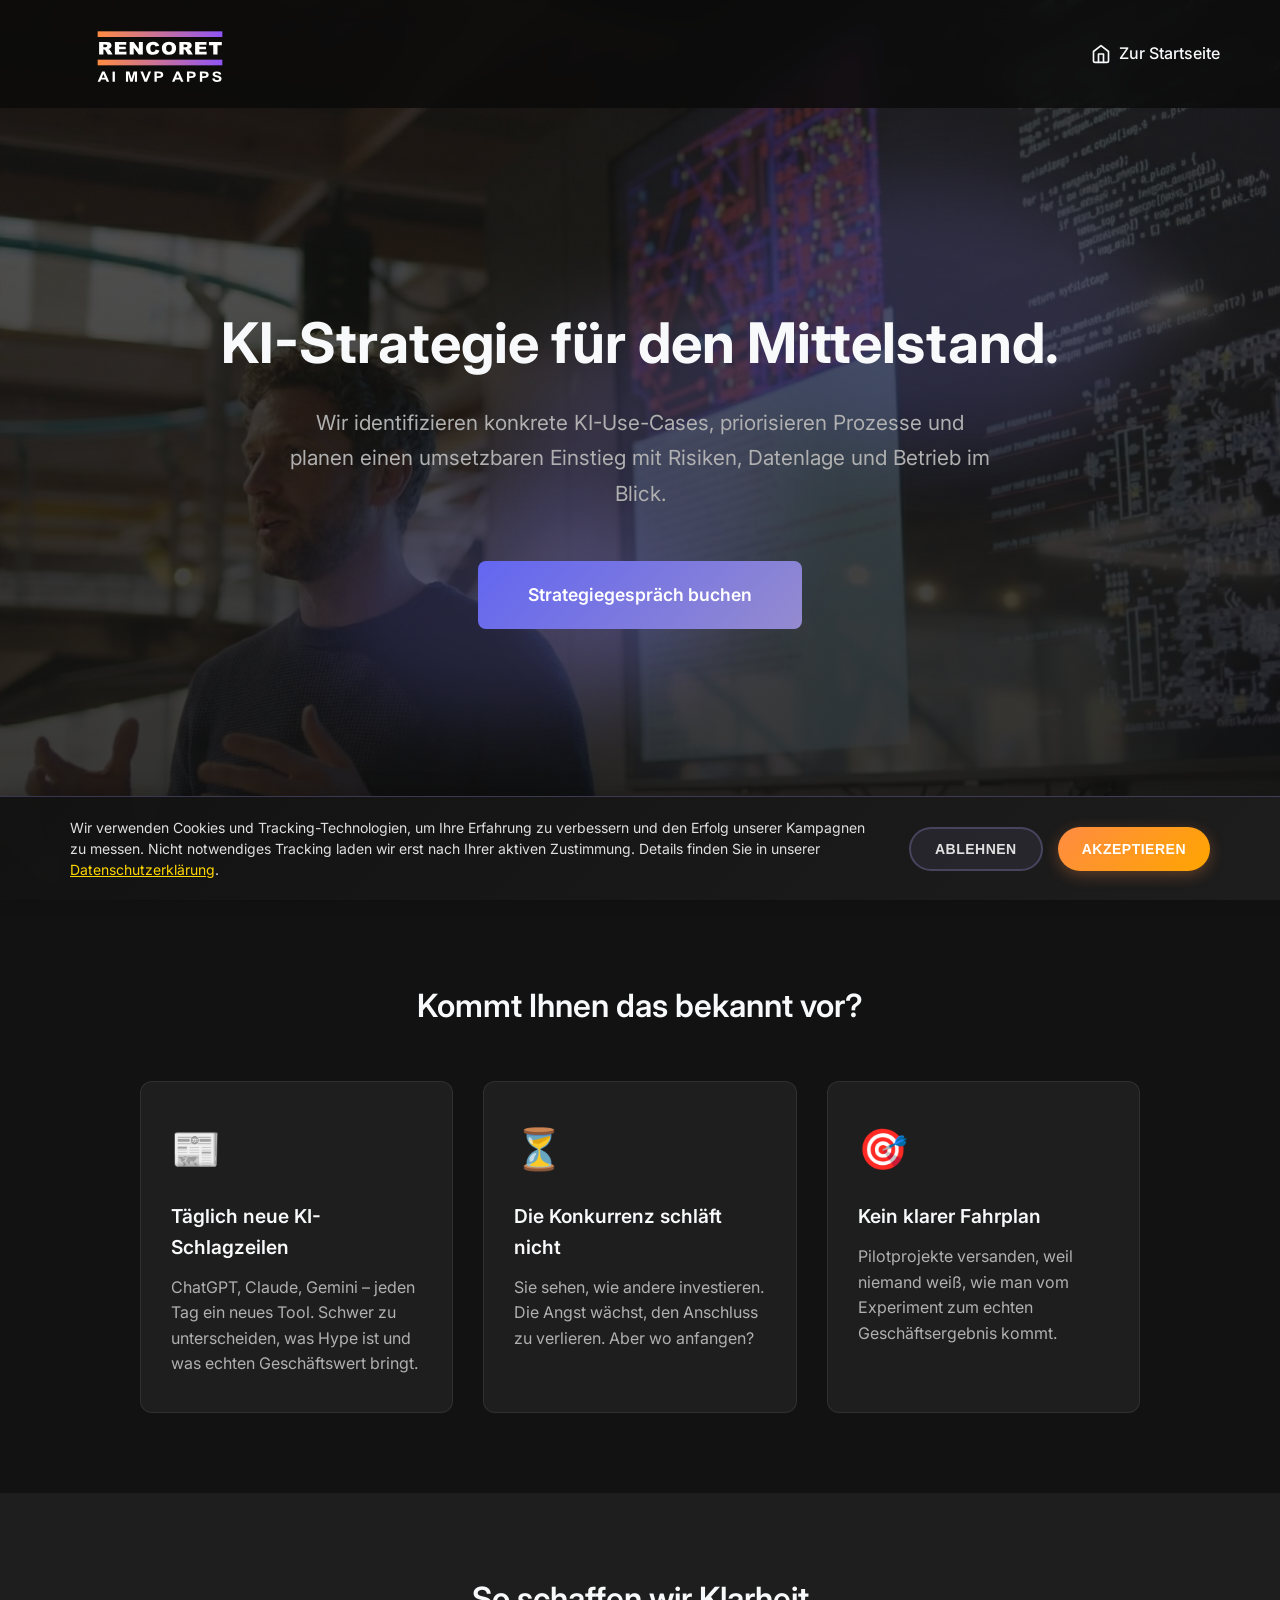
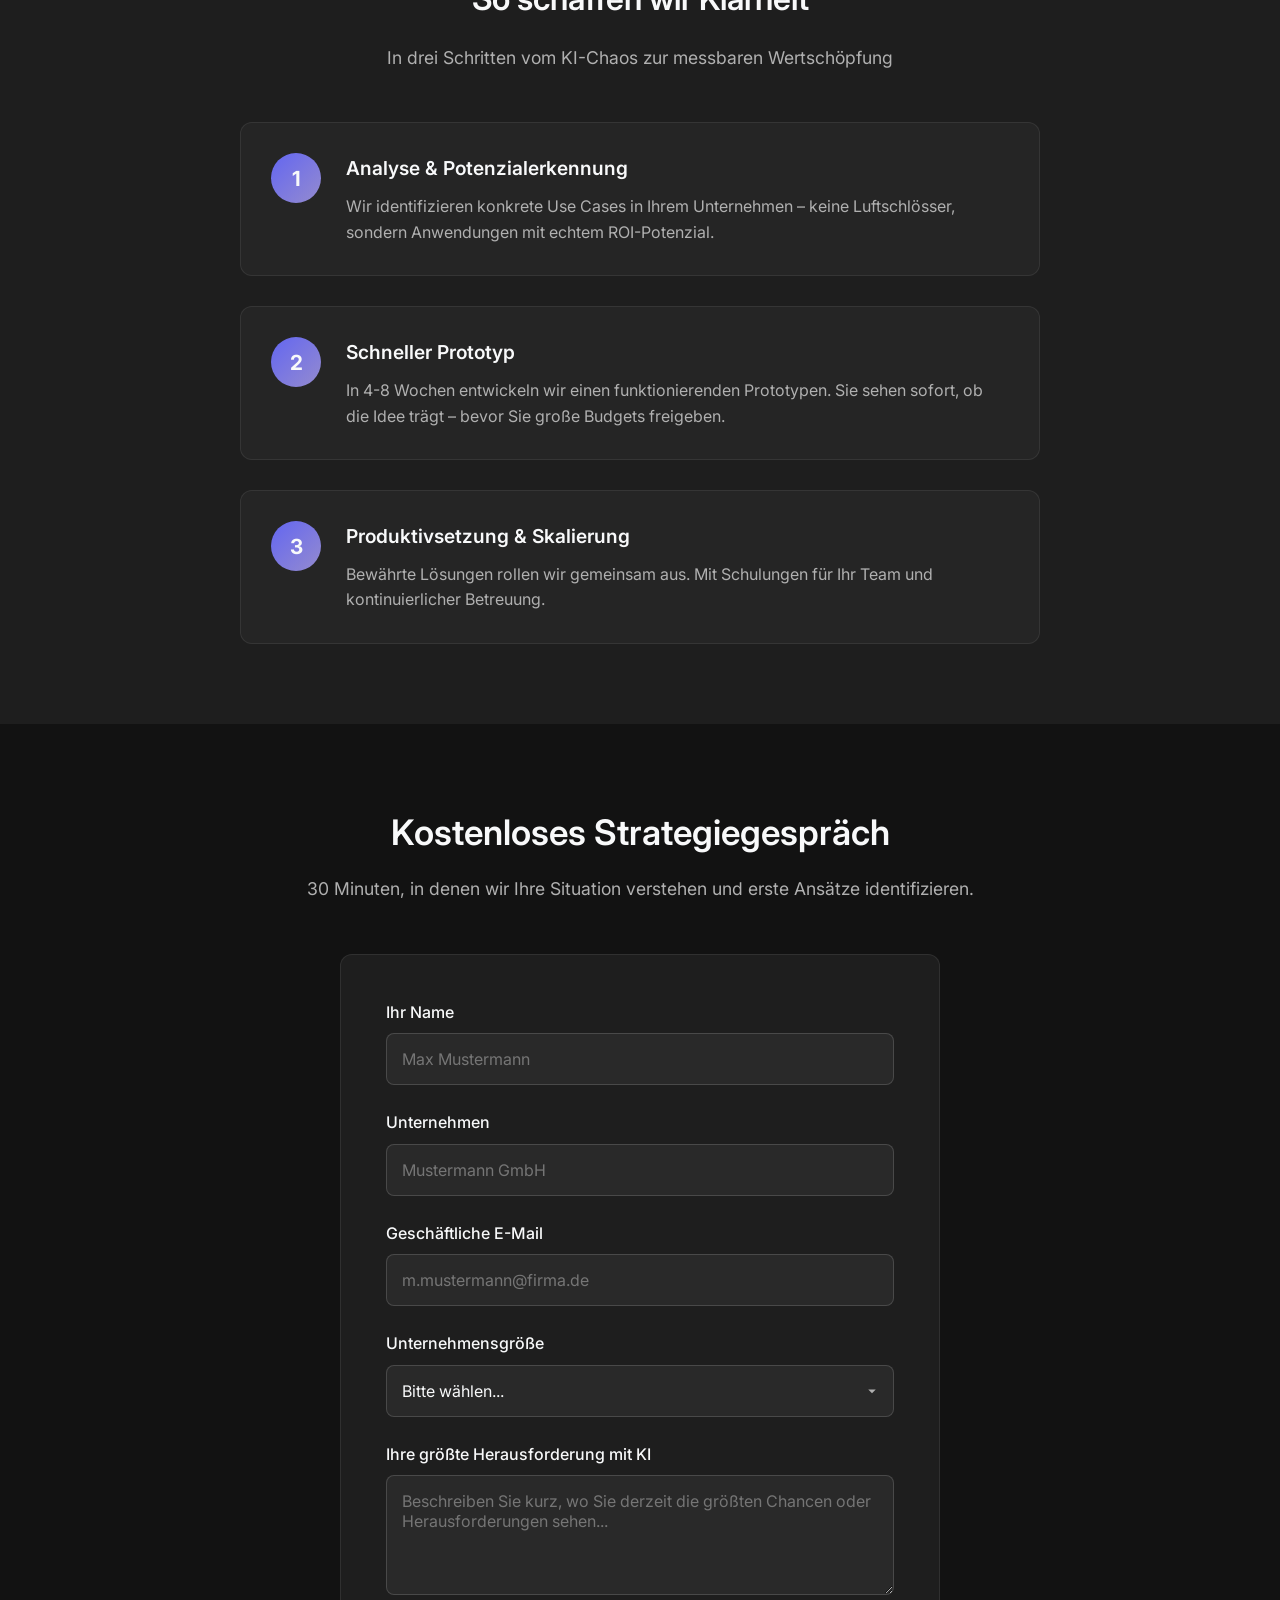
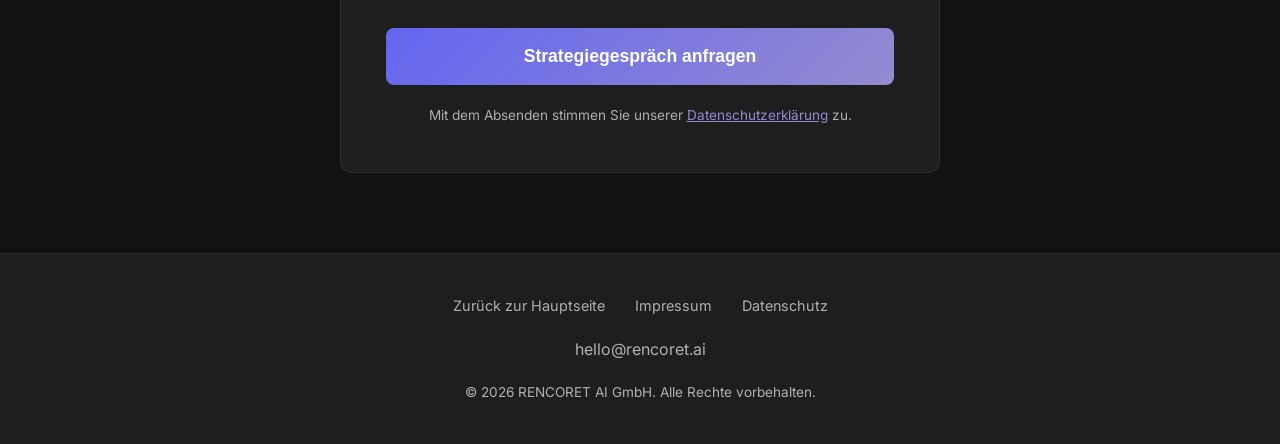
<file: mittelstand.html>
<!DOCTYPE html>
<html lang="de">

<head>
    <meta charset="UTF-8">
    <meta name="viewport" content="width=device-width, initial-scale=1.0">
    <meta name="color-scheme" content="light dark">
    <style id="initial-theme">
        html {
            background-color: #121212;
        }

        body {
            visibility: hidden;
            opacity: 0;
            transition: opacity 0.2s ease;
        }

        html.loaded body {
            visibility: visible;
            opacity: 1;
        }
    </style>
    <title>KI-Strategie für den Mittelstand | RENCORET AI</title>
    <meta name="description"
        content="RENCORET AI unterstützt mittelständische Unternehmen dabei, KI-Use-Cases zu priorisieren, Prozesse zu bewerten und einen umsetzbaren Einstieg zu planen.">
    <meta name="robots" content="noindex, nofollow">

    <!-- Open Graph -->
    <meta property="og:title" content="KI-Strategie für den Mittelstand | RENCORET AI">
    <meta property="og:description"
        content="KI-Use-Cases priorisieren, Prozesse bewerten und einen umsetzbaren Einstieg planen.">
    <meta property="og:type" content="website">
    <meta property="og:url" content="https://uzzero.github.io/rencoret-ai-dev-preview/mittelstand.html">
    <meta property="og:image" content="https://uzzero.github.io/rencoret-ai-dev-preview/img/meta/og-image.png">
    <meta property="og:image:width" content="1200">
    <meta property="og:image:height" content="630">
    <meta property="og:site_name" content="RENCORET AI">
    <meta property="og:locale" content="de_DE">

    <!-- Twitter Card Meta Tags -->
    <meta name="twitter:card" content="summary_large_image">
    <meta name="twitter:title" content="KI-Strategie für den Mittelstand | RENCORET AI">
    <meta name="twitter:description"
        content="KI-Use-Cases priorisieren, Prozesse bewerten und einen umsetzbaren Einstieg planen.">
    <meta name="twitter:image" content="https://uzzero.github.io/rencoret-ai-dev-preview/img/meta/og-image.png">

    <link rel="canonical" href="https://uzzero.github.io/rencoret-ai-dev-preview/mittelstand.html">

    <!-- Structured Data (JSON-LD) -->
    <script type="application/ld+json">
    {
      "@context": "https://schema.org",
      "@type": "Service",
      "serviceType": "AI Consulting",
      "provider": {
        "@type": "Organization",
        "name": "RENCORET AI",
        "url": "https://uzzero.github.io/rencoret-ai-dev-preview"
      },
      "name": "KI-Strategieberatung für den Mittelstand",
      "description": "Strategische Beratung für mittelständische Unternehmen, um KI-Use-Cases zu priorisieren, Prozesse zu bewerten und Pilotprojekte planbar zu machen.",
      "offers": {
        "@type": "Offer",
        "priceCurrency": "EUR",
        "availability": "https://schema.org/InStock"
      },
      "areaServed": ["DE", "AT", "CH"]
    }
    </script>

    <!-- Google Consent Mode v2 -->
    <script>
        window.dataLayer = window.dataLayer || [];
        function gtag() { dataLayer.push(arguments); }
        gtag('consent', 'default', {
            'ad_storage': 'denied',
            'ad_user_data': 'denied',
            'ad_personalization': 'denied',
            'analytics_storage': 'denied'
        });
    </script>

    <!-- Critical CSS -->
    <style>
        :root {
            --primary-color: #948bcf;
            --secondary-color: #121212;
            --accent-color: #ff8c42;
            --background-color: #121212;
            --secondary-background: #1e1e1e;
            --text-color: #f8f9fa;
            --text-light: #b0b0b0;
            --font-main: 'Inter', sans-serif;
            --gradient-start: #6366F1;
            --gradient-end: #948bcf;
            --header-background: rgba(10, 10, 10, 0.8);
            --shadow-color: rgba(0, 0, 0, 0.3);
        }

        * {
            margin: 0;
            padding: 0;
            box-sizing: border-box;
        }

        html,
        body {
            max-width: 100vw !important;
            overflow-x: hidden !important;
            scrollbar-width: none !important;
        }

        html::-webkit-scrollbar,
        body::-webkit-scrollbar {
            display: none !important;
        }

        html {
            scroll-behavior: smooth;
        }

        body {
            font-family: var(--font-main);
            line-height: 1.6;
            background-color: var(--background-color);
            color: var(--text-color);
        }

        .container {
            width: 100%;
            max-width: 1200px;
            margin: 0 auto;
            padding: 0 20px;
        }

        /* Header - Minimal */
        header {
            background-color: var(--header-background);
            padding: 20px 0;
            position: fixed;
            top: 0;
            left: 0;
            width: 100%;
            z-index: 1000;
            backdrop-filter: blur(10px);
        }

        header .container {
            display: flex;
            justify-content: center;
            align-items: center;
        }

        .logo a {
            display: block;
        }

        .logo-svg {
            width: 200px;
            height: 68px;
            display: block;
        }

        /* Hero - Mittelstand Specific (more professional, calmer colors) */
        .hero-mittelstand {
            background-color: var(--secondary-background);
            background-image: linear-gradient(to bottom, rgba(18, 18, 18, 0.7), rgba(18, 18, 18, 0.85)), url('img/hero-mittelstand.jpg');
            background-size: cover;
            background-position: center;
            background-repeat: no-repeat;
            min-height: 100vh;
            display: flex;
            align-items: center;
            justify-content: center;
            text-align: center;
            padding: 120px 20px 80px;
            position: relative;
            overflow: hidden;
        }

        .hero-mittelstand .oval-shapes {
            position: absolute;
            top: 0;
            left: 0;
            width: 100%;
            height: 100%;
            z-index: 1;
            overflow: hidden;
        }

        .hero-mittelstand .oval-shape {
            position: absolute;
            border-radius: 50%;
            background: linear-gradient(45deg, var(--gradient-start), var(--gradient-end));
            opacity: 0.2;
            filter: blur(40px);
        }

        .hero-mittelstand .oval-shape:nth-child(1) {
            width: 50vmin;
            height: 30vmin;
            top: 20%;
            left: 55%;
        }

        .hero-mittelstand .oval-shape:nth-child(2) {
            width: 40vmin;
            height: 25vmin;
            top: 55%;
            left: 25%;
        }

        .hero-mittelstand .oval-shape:nth-child(3) {
            width: 30vmin;
            height: 40vmin;
            top: 35%;
            left: 40%;
        }

        .hero-content {
            position: relative;
            z-index: 10;
            max-width: 900px;
        }

        .hero-headline {
            font-size: 3.5rem;
            font-weight: 700;
            margin-bottom: 30px;
            line-height: 1.15;
            color: var(--text-color);
        }

        .hero-headline-emphasis {
            background: linear-gradient(90deg, var(--gradient-start), var(--gradient-end));
            -webkit-background-clip: text;
            background-clip: text;
            -webkit-text-fill-color: transparent;
        }

        .hero-subheadline {
            font-size: 1.3rem;
            color: var(--text-light);
            margin-bottom: 50px;
            line-height: 1.7;
            max-width: 700px;
            margin-left: auto;
            margin-right: auto;
        }

        .cta-button {
            display: inline-block;
            background: linear-gradient(135deg, var(--gradient-start), var(--gradient-end));
            color: #fff;
            padding: 20px 50px;
            border-radius: 8px;
            font-weight: 600;
            font-size: 1.1rem;
            text-decoration: none;
            transition: transform 0.3s ease, box-shadow 0.3s ease;
        }

        .cta-button:hover {
            transform: translateY(-3px);
            box-shadow: 0 15px 40px rgba(99, 102, 241, 0.3);
            color: #fff;
            text-decoration: none;
        }

        /* Pain Points Section */
        .pain-section {
            padding: 80px 20px;
            background-color: var(--background-color);
        }

        .pain-headline {
            font-size: 2rem;
            font-weight: 600;
            text-align: center;
            margin-bottom: 50px;
            color: var(--text-color);
        }

        .pain-grid {
            display: grid;
            grid-template-columns: repeat(auto-fit, minmax(280px, 1fr));
            gap: 30px;
            max-width: 1000px;
            margin: 0 auto;
        }

        .pain-card {
            background: var(--secondary-background);
            border: 1px solid rgba(255, 255, 255, 0.08);
            border-radius: 12px;
            padding: 35px 30px;
        }

        .pain-icon {
            font-size: 2.5rem;
            margin-bottom: 20px;
        }

        .pain-title {
            font-size: 1.2rem;
            font-weight: 600;
            margin-bottom: 12px;
            color: var(--text-color);
        }

        .pain-text {
            color: var(--text-light);
            font-size: 1rem;
            line-height: 1.6;
        }

        /* Solution Section */
        .solution-section {
            padding: 80px 20px;
            background-color: var(--secondary-background);
        }

        .solution-headline {
            font-size: 2rem;
            font-weight: 600;
            text-align: center;
            margin-bottom: 20px;
            color: var(--text-color);
        }

        .solution-subheadline {
            text-align: center;
            color: var(--text-light);
            margin-bottom: 50px;
            font-size: 1.1rem;
            max-width: 600px;
            margin-left: auto;
            margin-right: auto;
        }

        .solution-steps {
            display: flex;
            flex-direction: column;
            gap: 30px;
            max-width: 800px;
            margin: 0 auto;
        }

        .solution-step {
            display: flex;
            align-items: flex-start;
            gap: 25px;
            background: rgba(255, 255, 255, 0.03);
            border: 1px solid rgba(255, 255, 255, 0.08);
            border-radius: 12px;
            padding: 30px;
        }

        .step-number {
            width: 50px;
            height: 50px;
            border-radius: 50%;
            background: linear-gradient(135deg, var(--gradient-start), var(--gradient-end));
            display: flex;
            align-items: center;
            justify-content: center;
            font-weight: 700;
            font-size: 1.3rem;
            flex-shrink: 0;
        }

        .step-content h4 {
            font-size: 1.2rem;
            font-weight: 600;
            margin-bottom: 10px;
            color: var(--text-color);
        }

        .step-content p {
            color: var(--text-light);
            line-height: 1.6;
        }

        /* Contact Section */
        .contact-section {
            padding: 80px 20px;
            background-color: var(--background-color);
        }

        .contact-headline {
            font-size: 2.2rem;
            font-weight: 600;
            text-align: center;
            margin-bottom: 15px;
        }

        .contact-subheadline {
            text-align: center;
            color: var(--text-light);
            margin-bottom: 50px;
            font-size: 1.1rem;
        }

        .contact-form {
            max-width: 600px;
            margin: 0 auto;
            background: var(--secondary-background);
            padding: 45px;
            border-radius: 12px;
            border: 1px solid rgba(255, 255, 255, 0.08);
        }

        .form-group {
            margin-bottom: 25px;
        }

        .form-group label {
            display: block;
            margin-bottom: 8px;
            font-weight: 500;
            color: var(--text-color);
        }

        .form-group input,
        .form-group textarea,
        .form-group select {
            width: 100%;
            padding: 15px;
            border: 1px solid rgba(255, 255, 255, 0.15);
            border-radius: 8px;
            background: rgba(255, 255, 255, 0.05);
            color: var(--text-color);
            font-size: 1rem;
            font-family: var(--font-main);
            transition: border-color 0.3s ease;
        }

        .form-group input:focus,
        .form-group textarea:focus,
        .form-group select:focus {
            outline: none;
            border-color: var(--primary-color);
        }

        .form-group textarea {
            min-height: 120px;
            resize: vertical;
        }

        .form-group select {
            appearance: none;
            background-image: url("data:image/svg+xml,%3Csvg xmlns='http://www.w3.org/2000/svg' width='12' height='12' fill='%23b0b0b0' viewBox='0 0 16 16'%3E%3Cpath d='M8 11L3 6h10l-5 5z'/%3E%3C/svg%3E");
            background-repeat: no-repeat;
            background-position: right 15px center;
        }

        .form-submit {
            width: 100%;
            background: linear-gradient(135deg, var(--gradient-start), var(--gradient-end));
            color: #fff;
            padding: 18px;
            border: none;
            border-radius: 8px;
            font-size: 1.1rem;
            font-weight: 600;
            cursor: pointer;
            transition: transform 0.3s ease, box-shadow 0.3s ease;
        }

        .form-submit:hover {
            transform: translateY(-2px);
            box-shadow: 0 10px 30px rgba(99, 102, 241, 0.25);
        }

        .form-privacy {
            font-size: 0.85rem;
            color: var(--text-light);
            text-align: center;
            margin-top: 20px;
        }

        .form-privacy a {
            color: var(--primary-color);
        }

        /* Footer - Minimal */
        .footer-minimal {
            padding: 40px 20px;
            background-color: var(--secondary-background);
            text-align: center;
            border-top: 1px solid rgba(255, 255, 255, 0.08);
        }

        .footer-links {
            display: flex;
            justify-content: center;
            gap: 30px;
            margin-bottom: 20px;
        }

        .footer-links a {
            color: var(--text-light);
            text-decoration: none;
            font-size: 0.9rem;
        }

        .footer-links a:hover {
            color: var(--primary-color);
        }

        .footer-copyright {
            color: var(--text-light);
            font-size: 0.85rem;
        }

        /* Responsive */
        @media (max-width: 768px) {
            .hero-headline {
                font-size: 2.3rem;
            }

            .hero-subheadline {
                font-size: 1.1rem;
            }

            .cta-button {
                padding: 18px 35px;
                font-size: 1rem;
            }

            .solution-step {
                flex-direction: column;
                text-align: center;
            }

            .step-number {
                margin: 0 auto;
            }

            .contact-form {
                padding: 30px 20px;
            }
        }

        @media (max-width: 480px) {
            .hero-headline {
                font-size: 1.9rem;
            }

            .hero-subheadline {
                font-size: 1rem;
            }
        }
    </style>

    <!-- Preconnect Hints -->
    <link rel="preconnect" href="https://fonts.googleapis.com">
    <link rel="preconnect" href="https://fonts.gstatic.com" crossorigin>
    <link rel="stylesheet" href="https://fonts.googleapis.com/css2?family=Inter:wght@300;400;500;600;700&display=swap">
    <link rel="stylesheet" href="https://s.pageclip.co/v1/pageclip.css">
    <link rel="icon" type="image/png" sizes="32x32" href="img/favicon/favicon-32x32.png">
    <link rel="icon" type="image/png" sizes="16x16" href="img/favicon/favicon-16x16.png">
    <link rel="apple-touch-icon" sizes="180x180" href="img/favicon/apple-touch-icon.png">
    <link rel="manifest" href="site.webmanifest">

    <script>
        (function () {
            document.documentElement.setAttribute('data-theme', 'dark');
            if (document.readyState === 'interactive' || document.readyState === 'complete') {
                document.documentElement.classList.add('loaded');
            }
            document.addEventListener('DOMContentLoaded', function () {
                document.documentElement.classList.add('loaded');
            });
        })();
    </script>
</head>

<body>
    <header>
        <div class="container">
            <div class="logo">
                <a href="./" title="RENCORET AI">
                    <img src="img/logo-extended.svg" alt="RENCORET AI MVP APPS Logo" class="logo-svg" width="220" height="88">
                </a>
            </div>
            <nav style="margin-left: auto;">
                <a href="./"
                    style="color: var(--text-color); text-decoration: none; font-weight: 500; display: flex; align-items: center; gap: 8px;">
                    <svg width="20" height="20" viewBox="0 0 24 24" fill="none" stroke="currentColor" stroke-width="2"
                        stroke-linecap="round" stroke-linejoin="round">
                        <path d="M3 9l9-7 9 7v11a2 2 0 0 1-2 2H5a2 2 0 0 1-2-2z"></path>
                        <polyline points="9 22 9 12 15 12 15 22"></polyline>
                    </svg>
                    Zur Startseite
                </a>
            </nav>
        </div>
    </header>

    <main>
        <!-- Hero Section -->
        <section class="hero-mittelstand">
            <div class="oval-shapes">
                <div class="oval-shape"></div>
                <div class="oval-shape"></div>
                <div class="oval-shape"></div>
            </div>
            <div class="hero-content">
                <h1 class="hero-headline">KI-Strategie für den Mittelstand.</h1>
                <p class="hero-subheadline">Wir identifizieren konkrete KI-Use-Cases, priorisieren Prozesse und planen
                    einen umsetzbaren Einstieg mit Risiken, Datenlage und Betrieb im Blick.</p>
                <a href="#kontakt" class="cta-button">Strategiegespräch buchen</a>
            </div>
        </section>

        <!-- Pain Points -->
        <section class="pain-section">
            <h2 class="pain-headline">Kommt Ihnen das bekannt vor?</h2>
            <div class="pain-grid">
                <div class="pain-card">
                    <div class="pain-icon">📰</div>
                    <h3 class="pain-title">Täglich neue KI-Schlagzeilen</h3>
                    <p class="pain-text">ChatGPT, Claude, Gemini – jeden Tag ein neues Tool. Schwer zu unterscheiden,
                        was Hype ist und was echten Geschäftswert bringt.</p>
                </div>
                <div class="pain-card">
                    <div class="pain-icon">⏳</div>
                    <h3 class="pain-title">Die Konkurrenz schläft nicht</h3>
                    <p class="pain-text">Sie sehen, wie andere investieren. Die Angst wächst, den Anschluss zu
                        verlieren. Aber wo anfangen?</p>
                </div>
                <div class="pain-card">
                    <div class="pain-icon">🎯</div>
                    <h3 class="pain-title">Kein klarer Fahrplan</h3>
                    <p class="pain-text">Pilotprojekte versanden, weil niemand weiß, wie man vom Experiment zum echten
                        Geschäftsergebnis kommt.</p>
                </div>
            </div>
        </section>

        <!-- Solution -->
        <section class="solution-section">
            <h2 class="solution-headline">So schaffen wir Klarheit</h2>
            <p class="solution-subheadline">In drei Schritten vom KI-Chaos zur messbaren Wertschöpfung</p>

            <div class="solution-steps">
                <div class="solution-step">
                    <div class="step-number">1</div>
                    <div class="step-content">
                        <h4>Analyse & Potenzialerkennung</h4>
                        <p>Wir identifizieren konkrete Use Cases in Ihrem Unternehmen – keine Luftschlösser, sondern
                            Anwendungen mit echtem ROI-Potenzial.</p>
                    </div>
                </div>
                <div class="solution-step">
                    <div class="step-number">2</div>
                    <div class="step-content">
                        <h4>Schneller Prototyp</h4>
                        <p>In 4-8 Wochen entwickeln wir einen funktionierenden Prototypen. Sie sehen sofort, ob die Idee
                            trägt – bevor Sie große Budgets freigeben.</p>
                    </div>
                </div>
                <div class="solution-step">
                    <div class="step-number">3</div>
                    <div class="step-content">
                        <h4>Produktivsetzung & Skalierung</h4>
                        <p>Bewährte Lösungen rollen wir gemeinsam aus. Mit Schulungen für Ihr Team und kontinuierlicher
                            Betreuung.</p>
                    </div>
                </div>
            </div>
        </section>

        <!-- Contact Section -->
        <section class="contact-section" id="kontakt">
            <h2 class="contact-headline">Kostenloses Strategiegespräch</h2>
            <p class="contact-subheadline">30 Minuten, in denen wir Ihre Situation verstehen und erste Ansätze
                identifizieren.</p>

            <form action="https://send.pageclip.co/O4rROlZ18F7D3ZSvNSHbRGRPf3DmGdqJ/mittelstand-leads"
                class="pageclip-form contact-form" method="post" id="mittelstand-contact-form">
                <div class="form-group">
                    <label for="name">Ihr Name</label>
                    <input type="text" id="name" name="name" required placeholder="Max Mustermann">
                </div>
                <div class="form-group">
                    <label for="company">Unternehmen</label>
                    <input type="text" id="company" name="company" required placeholder="Mustermann GmbH">
                </div>
                <div class="form-group">
                    <label for="email">Geschäftliche E-Mail</label>
                    <input type="email" id="email" name="email" required placeholder="m.mustermann@firma.de">
                </div>
                <div class="form-group">
                    <label for="employees">Unternehmensgröße</label>
                    <select id="employees" name="employees" required>
                        <option value="">Bitte wählen...</option>
                        <option value="10-50">10-50 Mitarbeiter</option>
                        <option value="51-200">51-200 Mitarbeiter</option>
                        <option value="201-500">201-500 Mitarbeiter</option>
                        <option value="500+">Mehr als 500 Mitarbeiter</option>
                    </select>
                </div>
                <div class="form-group">
                    <label for="challenge">Ihre größte Herausforderung mit KI</label>
                    <textarea id="challenge" name="challenge"
                        placeholder="Beschreiben Sie kurz, wo Sie derzeit die größten Chancen oder Herausforderungen sehen..."></textarea>
                </div>
                <input type="hidden" name="source" value="mittelstand_landing_page">
                <input type="hidden" name="utm_source" id="utm_source">
                <input type="hidden" name="utm_medium" id="utm_medium">
                <input type="hidden" name="utm_campaign" id="utm_campaign">
                <input type="hidden" name="utm_content" id="utm_content">
                <input type="hidden" name="utm_term" id="utm_term">
                <input type="hidden" name="landing_page" id="landing_page">
                <input type="hidden" name="referrer" id="referrer">
                <input type="hidden" name="first_seen_at" id="first_seen_at">
                <button type="submit" class="form-submit pageclip-form__submit">
                    <span>Strategiegespräch anfragen</span>
                </button>
                <p class="form-privacy">Mit dem Absenden stimmen Sie unserer <a
                        href="datenschutz.html">Datenschutzerklärung</a> zu.</p>
            </form>
        </section>
    </main>

    <!-- Footer -->
    <footer class="footer-minimal">
        <div class="container" style="max-width: 1200px; margin: 0 auto; padding: 0 20px;">
            <div class="footer-links" style="margin-bottom: 20px;">
                <a href="./">Zurück zur Hauptseite</a>
                <a href="impressum.html">Impressum</a>
                <a href="datenschutz.html">Datenschutz</a>
            </div>
            <div class="footer-contact" style="margin-bottom: 20px; color: var(--text-light); text-align: center;">
                <a href="mailto:hello@rencoret.ai"
                    style="color: var(--text-light); text-decoration: none;">hello@rencoret.ai</a>
            </div>
            <p class="footer-copyright">© 2026 RENCORET AI GmbH. Alle Rechte vorbehalten.</p>
        </div>
    </footer>

    <!-- Pageclip -->
    <script src="https://s.pageclip.co/v1/pageclip.js" charset="utf-8"></script>
    <script src="js/lead-attribution.js"></script>

    <!-- UTM Parameter Capture -->
    <script>
        (function () {
            const form = document.getElementById('mittelstand-contact-form');
            const attribution = window.rencoretLeadAttribution && typeof window.rencoretLeadAttribution.populateForm === 'function'
                ? window.rencoretLeadAttribution.populateForm(form)
                : populateCurrentAttribution(form);
            const campaignData = {
                utm_source: attribution.utm_source || 'direct',
                utm_medium: attribution.utm_medium || '',
                utm_campaign: attribution.utm_campaign || '',
                utm_content: attribution.utm_content || '',
                utm_term: attribution.utm_term || '',
                landing_page: attribution.landing_page || '/mittelstand',
                referrer: attribution.referrer || '',
                first_seen_at: attribution.first_seen_at || '',
                timestamp: attribution.first_seen_at || new Date().toISOString()
            };

            try {
                if (!sessionStorage.getItem('campaign_data')) {
                    sessionStorage.setItem('campaign_data', JSON.stringify(campaignData));
                }
            } catch (error) {
                // Attribution storage is best-effort and must not block form usage.
            }

            window.rencoretLandingPageContext = campaignData;

            function populateCurrentAttribution(targetForm) {
                const params = new URLSearchParams(window.location.search);
                const data = {
                    utm_source: params.get('utm_source') || '',
                    utm_medium: params.get('utm_medium') || '',
                    utm_campaign: params.get('utm_campaign') || '',
                    utm_content: params.get('utm_content') || '',
                    utm_term: params.get('utm_term') || '',
                    landing_page: window.location.pathname + window.location.search,
                    referrer: document.referrer || '',
                    first_seen_at: new Date().toISOString()
                };

                if (targetForm && targetForm.elements) {
                    Object.keys(data).forEach(function (fieldName) {
                        const field = targetForm.elements[fieldName];
                        if (field && typeof field.value !== 'undefined') {
                            field.value = data[fieldName];
                        }
                    });
                }

                return data;
            }
        })();

        // Track form submission
        document.getElementById('mittelstand-contact-form').addEventListener('submit', function () {
            if (window.RencoretAnalytics && typeof window.RencoretAnalytics.trackEvent === 'function') {
                let campaignData = {};
                try {
                    campaignData = JSON.parse(sessionStorage.getItem('campaign_data') || '{}');
                } catch (error) {
                    campaignData = {};
                }
                window.RencoretAnalytics.trackEvent('generate_lead', {
                    event_category: 'conversion',
                    event_label: 'mittelstand_landing_page',
                    landing_page: '/mittelstand',
                    ...campaignData
                });
            }
        });
    </script>

    <!-- Analytics & Campaign Attribution -->
    <script src="js/analytics.js" defer></script>

    <!-- Cookie Consent Banner -->
    <link rel="stylesheet" href="css/cookie-banner.css">
    <div id="cookie-banner" class="cookie-banner" style="display: none;">
        <div class="cookie-content">
            <p>Wir verwenden Cookies und Tracking-Technologien, um Ihre Erfahrung zu verbessern und den Erfolg unserer
                Kampagnen zu messen. Nicht notwendiges Tracking laden wir erst nach Ihrer aktiven Zustimmung.
                Details finden Sie in unserer <a href="datenschutz.html">Datenschutzerklärung</a>.</p>
            <div class="cookie-buttons">
                <button id="reject-cookies" class="cookie-btn cookie-btn-reject" type="button">Ablehnen</button>
                <button id="accept-cookies" class="cookie-btn cookie-btn-accept" type="button">Akzeptieren</button>
            </div>
        </div>
    </div>
</body>

</html>
</file>
<file: css/index.bc3137dbbf22.css>
:root{--primary-color:#948bcf;--primary-color-rgb:148,139,207;--secondary-color:#121212;--accent-color:#ff8c42;--accent-color-rgb:255,140,66;--light-color:#f8f9fa;--dark-color:#0a0a0a;--text-color:#f8f9fa;--text-light:#b0b0b0;--font-main:-apple-system,BlinkMacSystemFont,"Segoe UI",system-ui,sans-serif;--font-display:ui-sans-serif,-apple-system,BlinkMacSystemFont,"Segoe UI",system-ui,sans-serif;--gradient-start:#ff8c42;--gradient-end:#9054f7;--card-hover-gradient-start:#ff8c42;--card-hover-gradient-end:#9054f7;--service-hover-shadow:rgba(0,0,0,0.7)}*{margin:0;padding:0;box-sizing:border-box}html{scroll-behavior:smooth}body{font-family:var(--font-main);line-height:1.6}.container{width:100%;max-width:1200px;margin:0 auto;padding:0 20px}section{padding:80px 0}a{color:var(--primary-color);text-decoration:none;transition:color 0.3s ease}a:hover{color:var(--accent-color)}h1,h2,h3,h4,h5,h6{margin-bottom:20px;line-height:1.3}h2{font-size:2.5rem;text-align:center;margin-bottom:40px}p{margin-bottom:20px}img{max-width:100%;height:auto}header{background-color:rgba(10,10,10,0.8);padding:20px 0;box-shadow:0 2px 10px rgba(0,0,0,0.2);position:fixed;top:0;left:0;width:100%;z-index:1000;backdrop-filter:blur(10px)}header .container{display:flex;justify-content:space-between;align-items:center}.logo{display:flex;align-items:center}.logo a{color:var(--light-color);text-decoration:none;display:block}.logo-svg,.logo-fallback{width:220px;height:75px;display:block}nav ul{display:flex;list-style:none}nav ul li{margin-left:30px}nav ul li a{color:var(--light-color);font-weight:500;text-transform:uppercase;font-size:0.9rem;letter-spacing:1px;transition:color 0.3s ease}nav ul li a:hover,nav ul li a[aria-current="page"]{color:var(--primary-color)}.hero{background-color:var(--secondary-color);color:var(--light-color);text-align:center;padding:180px 0 120px;position:relative;overflow:hidden;min-height:calc(100vh - 140px);height:calc(100dvh - 140px);height:calc(var(--vh,1vh) * 100 - 140px);display:flex;align-items:center;justify-content:center}.hero::before{content:'';position:absolute;top:0;left:0;width:100%;height:100%;background:radial-gradient(circle at 30% 30%,rgba(255,140,66,0.05) 0%,transparent 50%),radial-gradient(circle at 70% 70%,rgba(144,84,247,0.05) 0%,transparent 50%);z-index:1}.hero::after{content:none}.hero .oval-shapes{position:absolute;top:0;left:0;width:100%;height:100%;z-index:2;overflow:hidden}.hero .oval-shape{position:absolute;border-radius:50%;background:linear-gradient(45deg,var(--gradient-start),var(--gradient-end));opacity:0.3;filter:blur(30px);will-change:transform}.hero .oval-shape:nth-child(1){width:40vmin;height:25vmin;top:25%;left:60%;transform-origin:center;animation:moveX1 18s ease-in-out infinite alternate,moveY1 15s ease-in-out infinite alternate-reverse,rotateAndScale 25s linear infinite}.hero .oval-shape:nth-child(2){width:35vmin;height:20vmin;top:60%;left:30%;animation:moveX2 20s ease-in-out infinite alternate-reverse,moveY2 14s cubic-bezier(0.68,-0.6,0.32,1.6) infinite alternate,rotateAndScale 18s linear infinite reverse}.hero .oval-shape:nth-child(3){width:25vmin;height:35vmin;top:40%;left:45%;animation:moveX3 16s cubic-bezier(0.45,0.05,0.55,0.95) infinite alternate,moveY3 22s ease-in-out infinite alternate-reverse,rotateAndScale 22s linear infinite}@keyframes moveX1{0%{transform:translateX(-15px)}33%{transform:translateX(5px)}66%{transform:translateX(-5px)}100%{transform:translateX(15px)}}@keyframes moveX2{0%{transform:translateX(20px)}40%{transform:translateX(-10px)}70%{transform:translateX(5px)}100%{transform:translateX(-15px)}}@keyframes moveX3{0%{transform:translateX(-10px)}45%{transform:translateX(15px)}75%{transform:translateX(-5px)}100%{transform:translateX(10px)}}@keyframes moveY1{0%{transform:translateY(10px)}35%{transform:translateY(-15px)}70%{transform:translateY(5px)}100%{transform:translateY(-10px)}}@keyframes moveY2{0%{transform:translateY(-15px)}42%{transform:translateY(10px)}68%{transform:translateY(-7px)}100%{transform:translateY(15px)}}@keyframes moveY3{0%{transform:translateY(15px)}38%{transform:translateY(-8px)}65%{transform:translateY(12px)}100%{transform:translateY(-15px)}}@keyframes rotateAndScale{0%{transform:rotate(0deg) scale(1)}50%{transform:rotate(180deg) scale(1.05)}100%{transform:rotate(360deg) scale(1)}}.hero .container{position:relative;z-index:3;max-width:800px}.hero-heading{font-size:3.4rem;margin-bottom:20px;color:var(--hero-heading-color);font-weight:300;letter-spacing:1px;text-transform:none}.hero-heading span{display:block;font-size:4.2rem;font-weight:600;margin-top:10px;margin-bottom:10px}.hero p{font-size:1.2rem;margin-bottom:40px;max-width:700px;margin-left:auto;margin-right:auto;color:var(--text-light);letter-spacing:0.5px}.hero .tagline{font-size:0.9rem;text-transform:uppercase;letter-spacing:3px;margin-top:40px;color:var(--text-light);font-weight:400}.cta-button{display:inline-block;background-color:var(--primary-color);color:var(--light-color);padding:14px 40px;border-radius:30px;font-weight:600;text-transform:uppercase;letter-spacing:2px;transition:all 0.3s ease;border:none;cursor:pointer;box-shadow:0 4px 15px rgba(148,139,207,0.4);position:relative;overflow:hidden}.cta-button::before{content:'';position:absolute;top:0;left:-100%;width:100%;height:100%;background:linear-gradient(90deg,transparent,rgba(255,255,255,0.2),transparent);transition:all 0.6s ease}.cta-button:hover{background-color:var(--primary-color);transform:translateY(-2px);box-shadow:0 6px 20px rgba(148,139,207,0.6)}.cta-button:hover::before{transform:translateX(100%)}.client-logos{background-color:var(--secondary-background);padding:20px 0;text-align:center;position:relative;z-index:10;overflow:hidden;border-top:1px solid rgba(150,150,150,0.1);border-bottom:1px solid rgba(150,150,150,0.1)}.client-logos .container{position:relative;z-index:1}.client-logos h3{text-align:center;margin-bottom:15px;font-size:1.5rem;color:var(--text-light);font-weight:500;text-transform:uppercase;letter-spacing:1px}.logo-slider-container{position:relative;width:100%;overflow:hidden;padding:0}.client-logos::before,.client-logos::after{content:"";position:absolute;top:0;width:30%;height:100%;z-index:20;pointer-events:none}.client-logos::before{position:absolute;left:0;background:linear-gradient(to right,var(--secondary-background) 0%,var(--secondary-background) 60%,transparent 100%)}.client-logos::after{right:0;background:linear-gradient(to left,var(--secondary-background) 0%,var(--secondary-background) 60%,transparent 100%)}.logo-slider{display:flex;align-items:center;animation:logoScroll 80s linear infinite;width:max-content;gap:60px;padding:0 40px;margin:5px auto;justify-content:center}.logo-container{display:flex;align-items:center;justify-content:center;height:75px;transition:transform 0.3s ease,opacity 0.3s ease}.logo-container img{max-height:100%;max-width:160px;opacity:0.7;transition:opacity 0.3s ease,filter 0.3s ease}.logo-container:hover img{opacity:1}.logo-slider:hover{animation-play-state:paused}@keyframes logoScroll{0%{transform:translateX(0)}100%{transform:translateX(-50%)}}@media (max-width:768px){.logo-slider{gap:40px;animation-duration:80s}.logo-container{height:65px}.logo-container img{max-width:140px}.client-logos::before,.client-logos::after{width:20%}.client-logos{padding:15px 0}}@media (max-width:576px){.client-logos{padding:15px 0}.client-logos h3{font-size:1.2rem;margin-bottom:10px}.logo-slider{gap:30px;animation-duration:60s;padding:0 20px}.logo-container{height:55px}.logo-container img{max-width:120px}.client-logos::before,.client-logos::after{width:15%}}.services{background-color:var(--dark-color);padding:100px 0}.services h2{margin-bottom:60px}.services-grid{display:grid;grid-template-columns:repeat(auto-fit,minmax(280px,1fr));gap:30px;margin-top:40px}.service-card{padding:40px 30px;border-radius:10px;box-shadow:0 5px 15px rgba(0,0,0,0.1);transition:transform 0.3s ease,box-shadow 0.3s ease,border-color 0.3s ease,opacity 0.3s ease;border:1px solid rgba(255,255,255,0.05);position:relative;overflow:hidden;height:100%;display:flex;flex-direction:column;align-items:center;text-align:center;transform-origin:center bottom;--visibility:0}.service-icon{width:80px;height:80px;margin-bottom:20px;display:flex;align-items:center;justify-content:center;background:rgba(148,139,207,0.1);border-radius:50%;transition:transform 0.3s ease,background 0.3s ease}.service-icon svg{width:40px;height:40px;stroke:var(--primary-color);transition:stroke 0.3s ease,transform 0.3s ease}.service-card::before{content:'';position:absolute;top:0;left:0;width:4px;height:0;background:linear-gradient(to bottom,#ff8c42,#9054f7);transition:height 0.3s ease}@media (min-width:769px){.service-card:hover{transform:translateY(-5px);box-shadow:0 10px 25px rgba(0,0,0,0.2);border-color:rgba(148,139,207,0.2)}.service-card:hover::before{height:100%}.service-card:hover .service-icon{transform:scale(1.1);background:linear-gradient(135deg,var(--card-hover-gradient-start),var(--card-hover-gradient-end))}.service-card:hover .service-icon svg{stroke:#ffffff;transform:scale(1.1);animation:pulse 2s infinite}}.service-card h3{font-size:1.5rem;margin-bottom:15px;color:var(--primary-color);position:relative}.service-card p{color:var(--text-light);position:relative;z-index:1}@keyframes pulse{0%{transform:scale(1)}50%{transform:scale(1.1)}100%{transform:scale(1)}}@media (max-width:768px){.service-card{padding:30px 20px;transform:translateY(calc((1 - var(--visibility)) * 20px));opacity:calc(0.5+(var(--visibility) * 0.5));transition:transform 0.3s ease,box-shadow 0.3s ease,border-color 0.3s ease,opacity 0.3s ease}.service-card.is-visible{box-shadow:0 calc(var(--visibility) * 10px) calc(var(--visibility) * 25px) rgba(0,0,0,0.2);border-color:rgba(148,139,207,0.2)}.service-icon{width:70px;height:70px;transition:transform 0.5s ease,background 0.5s ease}.service-card.is-visible .service-icon{transform:scale(calc(1+(var(--visibility) * 0.1)));background:linear-gradient(135deg,var(--card-hover-gradient-start),var(--card-hover-gradient-end))}.service-icon svg{width:35px;height:35px;transition:stroke 0.5s ease,transform 0.5s ease}.service-card.is-visible .service-icon svg{stroke:#ffffff;animation:pulse 2s infinite}.service-card::before{transition:height 0.8s ease}.service-card.is-visible::before{height:calc(var(--visibility) * 100%)}}@media (max-width:576px){.services-grid{gap:20px}.service-card{padding:25px 15px}.service-icon{width:60px;height:60px}.service-icon svg{width:30px;height:30px}.service-card h3{font-size:1.3rem}}.about{background-color:var(--secondary-color);padding:100px 0;position:relative;overflow:hidden}.about::before{content:'';position:absolute;top:-100px;left:-100px;width:300px;height:300px;background:radial-gradient(circle,var(--primary-color) 0%,transparent 70%);opacity:0.05;border-radius:50%}.about::after{content:'';position:absolute;bottom:-100px;right:-100px;width:300px;height:300px;background:radial-gradient(circle,var(--gradient-start) 0%,transparent 70%);opacity:0.05;border-radius:50%}.about h2{margin-bottom:40px}.about p{max-width:800px;margin-left:auto;margin-right:auto;text-align:center;font-size:1.1rem;color:var(--text-light);line-height:1.8;margin-bottom:25px}.stats-container{display:flex;justify-content:space-around;flex-wrap:wrap;margin-top:60px;gap:30px}.stat-item{text-align:center;flex:1;min-width:200px;padding:20px;background-color:rgba(255,255,255,0.05);border-radius:10px;box-shadow:0 4px 15px rgba(0,0,0,0.1);position:relative;overflow:hidden;transition:transform 0.3s ease,box-shadow 0.3s ease;filter:none}.stat-item::before{content:'';position:absolute;bottom:0;left:0;width:100%;height:3px;background:linear-gradient(90deg,#ff8c42,#9054f7);transition:height 0.5s ease;filter:none;opacity:1}.stat-item:hover{transform:translateY(-5px);box-shadow:0 10px 25px rgba(0,0,0,0.15)}.stat-item:hover::before{height:6px}.stat-number{font-size:3.5rem;font-weight:700;color:var(--primary-color);margin-bottom:5px;display:inline-block}.stat-suffix{font-size:2rem;font-weight:700;color:var(--primary-color);display:inline-block}.stat-label{font-size:1.1rem;color:var(--text-light);margin-top:10px}@media (max-width:768px){.stats-container{flex-direction:column;align-items:center}.stat-item{width:100%;max-width:300px}}@media (max-width:576px){.stat-number{font-size:2.8rem}.stat-suffix{font-size:1.6rem}.stat-label{font-size:1rem}}.stats-footnote{text-align:center;margin-top:20px;font-size:0.85rem;color:var(--text-light);opacity:0.8;font-style:italic}.stats-footnote p{margin-bottom:0}@media (max-width:576px){.stats-footnote{font-size:0.75rem;margin-top:15px}}.projects{background-color:var(--secondary-color);padding:100px 0}.projects h2{margin-bottom:60px}.project-grid{display:grid;grid-template-columns:repeat(auto-fit,minmax(320px,1fr));gap:40px}.project-card{border-radius:10px;overflow:hidden;box-shadow:0 5px 15px rgba(0,0,0,0.1);transition:transform 0.3s ease,box-shadow 0.3s ease;border:1px solid rgba(255,255,255,0.05);position:relative}.project-card:hover{transform:translateY(-5px);box-shadow:0 15px 30px rgba(0,0,0,0.2);border-color:rgba(148,139,207,0.2)}.project-card h3{padding:25px 25px 0 25px;font-size:1.3rem;color:var(--primary-color)}.project-card p{padding:0 25px 25px 25px;color:var(--text-light)}.cookie-banner{position:fixed;bottom:20px;left:50%;transform:translateX(-50%);width:90%;max-width:1200px;background-color:rgba(10,10,10,0.95);color:var(--text-light);padding:20px 30px;display:none;z-index:9999;box-shadow:0 5px 20px rgba(0,0,0,0.3);border-radius:10px;border:1px solid rgba(148,139,207,0.2);backdrop-filter:blur(10px)}.cookie-banner p{margin-bottom:15px;line-height:1.7;font-size:0.95rem}.cookie-banner a{color:var(--primary-color);text-decoration:underline;transition:color 0.3s ease}.cookie-banner a:hover{color:var(--light-color)}.cookie-buttons{display:flex;gap:15px;justify-content:flex-end}.cookie-buttons button{padding:10px 25px;border:none;border-radius:5px;cursor:pointer;font-weight:500;transition:all 0.3s ease}#accept-cookies{background-color:var(--primary-color);color:var(--light-color)}#accept-cookies:hover{background-color:var(--primary-color);transform:translateY(-2px);box-shadow:0 4px 12px rgba(148,139,207,0.4)}#reject-cookies{background-color:transparent;color:var(--text-light);border:1px solid rgba(255,255,255,0.2)}#reject-cookies:hover{background-color:rgba(255,255,255,0.05);color:var(--light-color);border-color:rgba(255,255,255,0.3)}.legal{max-width:800px;margin:0 auto;padding:80px 20px}.legal h1{font-size:2.5rem;margin-bottom:30px;text-align:center}.legal h2{font-size:1.8rem;margin-top:40px;margin-bottom:20px;text-align:left}.legal h3{font-size:1.3rem;margin-top:30px;margin-bottom:15px}.legal p,.legal ul{margin-bottom:15px}.legal ul{padding-left:20px}@media (max-width:768px){header{padding:12px 0}header .container{flex-direction:column}nav ul{margin-top:10px;flex-wrap:wrap;justify-content:center;row-gap:4px}nav ul li{margin:0 10px;line-height:1.3}nav ul li a{font-size:0.85rem;padding:4px 0;display:inline-block}.hero-heading{font-size:2.8rem}.hero-heading span{font-size:3.2rem}section{padding:60px 0}.logo-svg,.logo-fallback{width:160px;height:50px}}@media (max-width:576px){header{padding:10px 0}nav ul{justify-content:center;margin-top:8px;row-gap:2px}nav ul li{margin:0 6px;line-height:1.2}nav ul li a{font-size:0.75rem;letter-spacing:0.5px;padding:3px 2px}.hero{padding:150px 0 80px}.hero-heading{font-size:2.2rem}.hero-heading span{font-size:2.6rem}h2{font-size:2rem}.footer-content{flex-direction:column}.footer-logo,.footer-links,.footer-contact{margin-bottom:20px}.logo-svg,.logo-fallback{width:140px;height:45px}}@media (max-width:400px){nav ul li{margin:0 4px}nav ul li a{font-size:0.7rem;letter-spacing:0}}.error-page{padding:100px 0;text-align:center}.error-page h2{font-size:3rem;margin-bottom:30px}.error-page ul{list-style:none;padding:0;margin:30px 0}.error-page ul li{margin-bottom:15px}.error-page ul li a{font-weight:600}.screen-reader-text{border:0;clip:rect(1px,1px,1px,1px);clip-path:inset(50%);height:1px;margin:-1px;overflow:hidden;padding:0;position:absolute;width:1px;word-wrap:normal !important}a:focus{outline:2px solid var(--primary-color);outline-offset:2px}address{font-style:normal;line-height:1.6}@media print{body{background:#fff;color:#000;font-size:12pt}header,footer,.hero,.cookie-banner{display:none}main{width:100%}a[href]:after{content:" (" attr(href) ")"}a[href^="#"]:after,a[href^="javascript:"]:after{content:""}}.stats-footnote p{font-size:0.8rem;color:var(--text-light)}@media (max-width:576px){.stats-footnote{margin-top:20px;text-align:center}}.process{background-color:var(--secondary-background);position:relative;overflow:hidden;padding:100px 0}.process::before{content:'';position:absolute;top:0;left:0;width:100%;height:100%;background:linear-gradient(135deg,rgba(var(--primary-color-rgb),0.05) 0%,rgba(var(--accent-color-rgb),0.05) 100%);z-index:1}.process h2{text-align:center;margin-bottom:20px;position:relative;z-index:2}.process .section-intro{text-align:center;max-width:700px;margin:0 auto 120px;color:var(--text-light);position:relative;z-index:2}.timeline{position:relative;max-width:1100px;margin:0 auto;padding:60px 0 80px;z-index:2}.timeline::after{content:'';position:absolute;width:2px;background:#948bcf;top:20px;bottom:20px;left:50%;margin-left:-1px;z-index:1}.timeline-tracker{position:absolute;left:50%;top:0;height:100%;width:2px;transform:translateX(-50%);z-index:1;pointer-events:none;display:none}.tracker-dot{position:absolute;width:16px;height:16px;background:linear-gradient(135deg,#ff8c42,#9054f7);border-radius:50%;left:50%;transform:translateX(-50%) translateY(-50%);box-shadow:0 0 15px rgba(255,140,66,0.8),0 0 25px rgba(144,84,247,0.5);opacity:0;transition:opacity 0.5s ease,box-shadow 0.5s ease;animation:pulse-glow 2s infinite alternate;top:0;display:none}@keyframes pulse-glow{0%{box-shadow:0 0 10px rgba(255,140,66,0.7),0 0 15px rgba(144,84,247,0.4);transform:translateX(-50%) translateY(-50%) scale(0.9)}100%{box-shadow:0 0 20px rgba(255,140,66,0.9),0 0 30px rgba(144,84,247,0.6);transform:translateX(-50%) translateY(-50%) scale(1.1)}}.tracker-dot.visible{opacity:0;display:none}.timeline-item{padding:20px 35px;position:relative;width:50%;opacity:0;transform:translateY(30px);transition:all 0.6s cubic-bezier(0.165,0.84,0.44,1);margin-bottom:30px}.timeline-item.visible{opacity:1;transform:translateY(0)}.timeline-item.left{left:0}.timeline-item.left::before{content:"";position:absolute;top:30px;right:-8px;border-width:8px;border-style:solid;border-color:transparent transparent transparent var(--secondary-background);z-index:3}.timeline-item.right{left:50%}.timeline-item.right::before{content:"";position:absolute;top:30px;left:-8px;border-width:8px;border-style:solid;border-color:transparent var(--secondary-background) transparent transparent;z-index:3}.timeline-content{padding:20px;background:var(--secondary-background);position:relative;border-radius:10px;box-shadow:0 5px 15px var(--shadow-color);transition:transform 0.3s ease,box-shadow 0.3s ease;z-index:2;border:1px solid rgba(148,139,207,0.1)}.timeline-content:hover{transform:translateY(-5px);box-shadow:0 8px 25px var(--shadow-color);border-color:rgba(148,139,207,0.2)}.timeline-content h3{font-size:1.5rem;margin:10px 0;color:var(--text-color)}.timeline-content p{color:var(--text-light);margin-bottom:0;font-size:1rem;line-height:1.6}.timeline-step{font-weight:bold;margin-bottom:12px;color:#948bcf;text-transform:uppercase;letter-spacing:1px;font-size:0.95rem}.timeline-icon{width:55px;height:55px;background:linear-gradient(135deg,#ff8c42 0%,#9054f7 100%);border-radius:50%;display:flex;align-items:center;justify-content:center;margin-bottom:15px;box-shadow:0 3px 10px rgba(148,139,207,0.3)}.timeline-icon svg{width:28px;height:28px;color:white}.timeline-decoration{position:absolute;left:50%;transform:translateX(-50%);z-index:5;width:90px;height:90px;display:flex;align-items:center;justify-content:center;opacity:0;transition:opacity 0.8s ease,transform 0.8s ease;background-color:var(--secondary-background);border-radius:50%;border:2px solid rgba(148,139,207,0.3);box-shadow:0 0 20px rgba(0,0,0,0.1)}.timeline-decoration.visible{opacity:1}.timeline-start{top:-95px;transform:translateX(-50%) translateY(0);left:50%;margin-top:0;background-color:var(--secondary-background);box-shadow:0 5px 20px rgba(0,0,0,0.2)}.timeline-start.visible{transform:translateX(-50%) translateY(0)}.timeline-end{bottom:-80px;transform:translateX(-50%) translateY(0);left:50%;margin-bottom:0}.timeline-end.visible{transform:translateX(-50%) translateY(0)}.idea-animation{position:relative;width:90px;height:90px;display:flex;align-items:center;justify-content:center}.idea-bulb{width:60px;height:60px;color:var(--primary-color);position:relative;z-index:2;filter:drop-shadow(0 0 8px rgba(var(--primary-color-rgb),0.6));animation:bulbGlow 3s infinite alternate}@keyframes bulbGlow{0%{color:var(--primary-color);filter:drop-shadow(0 0 5px rgba(var(--primary-color-rgb),0.4))}100%{color:var(--accent-color);filter:drop-shadow(0 0 12px rgba(var(--accent-color-rgb),0.8))}}.idea-rays{position:absolute;width:100%;height:100%;top:0;left:0;z-index:1}.ray{position:absolute;background:linear-gradient(to right,#ff8c42,#9054f7);border-radius:2px;opacity:0;transform-origin:center;animation:rayFade 3s infinite}.ray1,.ray4{width:20px;height:2px;top:50%;transform:translateY(-50%)}.ray1{left:-10px;animation-delay:0.2s}.ray4{right:-10px;animation-delay:0.8s}.ray2,.ray5{width:2px;height:20px;left:50%;transform:translateX(-50%)}.ray2{top:-10px;animation-delay:0.4s}.ray5{bottom:-10px;animation-delay:1s}.ray3,.ray6{width:15px;height:2px}.ray3{top:25%;left:-5px;transform:rotate(-45deg);animation-delay:0.6s}.ray6{bottom:25%;right:-5px;transform:rotate(-45deg);animation-delay:1.2s}@keyframes rayFade{0%,100%{opacity:0;transform:scale(0.8) translateY(-50%)}50%{opacity:0.8;transform:scale(1.2) translateY(-50%)}}.rocket-animation{position:relative;width:90px;height:90px;display:flex;align-items:center;justify-content:center}.rocket{width:60px;height:60px;color:var(--primary-color);position:relative;z-index:2;transform:rotate(45deg);animation:rocketMove 4s infinite ease-in-out}@keyframes rocketMove{0%,100%{transform:rotate(45deg) translateY(0)}50%{transform:rotate(45deg) translateY(-10px)}}.rocket-flames{position:absolute;bottom:25px;left:25px;transform:rotate(45deg);z-index:1}.flame{position:absolute;border-radius:50% 0 50% 50%;transform-origin:top right;opacity:0.8;filter:blur(2px);animation:flameFlicker 0.5s infinite alternate}.flame1{width:12px;height:12px;background:#ff5722;bottom:0;right:0;animation-delay:0.1s}.flame2{width:8px;height:8px;background:#ffeb3b;bottom:2px;right:2px;animation-delay:0.2s}.flame3{width:5px;height:5px;background:#fff;bottom:3px;right:3px;animation-delay:0.3s}@keyframes flameFlicker{0%{transform:scale(0.8);opacity:0.7}100%{transform:scale(1.2);opacity:0.9}}@media (max-width:768px){.process{padding:80px 0 150px}.timeline{padding:150px 0 200px;margin-bottom:0}.timeline::after{left:50%;transform:translateX(-50%);top:20px;bottom:20px;z-index:1}.timeline-tracker{left:50%;transform:translateX(-50%);z-index:1}.timeline-item{width:100%;padding-left:20px;padding-right:20px;z-index:2;position:relative}.timeline-item.right{left:0}.timeline-item.left::before,.timeline-item.right::before{display:none}.timeline-decoration{left:50%;transform:translateX(-50%);z-index:3}.timeline-start{top:-95px;transform:translateX(-50%) translateY(0);margin-top:0;z-index:5;background-color:var(--secondary-background);box-shadow:0 5px 20px rgba(0,0,0,0.2)}.timeline-end{bottom:-80px;transform:translateX(-50%) translateY(0);z-index:10;margin-bottom:0}}@media (max-width:576px){.process{padding:60px 0 150px}.timeline{padding:150px 0 200px;margin-bottom:0}.timeline::after{left:50%;transform:translateX(-50%);top:20px;bottom:20px;z-index:1}.timeline-tracker{left:50%;transform:translateX(-50%);z-index:1}.timeline-decoration{left:50%;transform:translateX(-50%);z-index:3;width:70px;height:70px}.timeline-item{padding-left:15px;padding-right:15px;position:relative;z-index:2}.timeline-item.left::before,.timeline-item.right::before{display:none}.timeline-start{left:50%;top:-95px;transform:translateX(-50%) translateY(0);margin-top:0;z-index:5;background-color:var(--secondary-background);box-shadow:0 5px 20px rgba(0,0,0,0.2)}.timeline-end{left:50%;bottom:-80px;transform:translateX(-50%) translateY(0);z-index:10;margin-bottom:0}.timeline-end.visible{opacity:1}.idea-bulb,.rocket{width:40px;height:40px}}html[data-theme="light"] .timeline-icon{background:linear-gradient(135deg,#ff8c42 0%,#9054f7 100%)}html[data-theme="light"] .timeline::after{background:#948bcf}html[data-theme="light"] .timeline-endpoint{background:linear-gradient(135deg,#ff8c42,#9054f7);box-shadow:0 0 10px rgba(255,140,66,0.6),0 0 15px rgba(144,84,247,0.3)}html[data-theme="light"] .timeline-step{color:#948bcf}html[data-theme="light"] .ray{background:linear-gradient(to right,#ff8c42,#9054f7)}html[data-theme="light"] .tracker-dot{background:linear-gradient(135deg,#ff8c42,#9054f7);box-shadow:0 0 10px rgba(255,140,66,0.8),0 0 20px rgba(144,84,247,0.4)}html[data-theme="light"] .idea-bulb{color:#948bcf}html[data-theme="light"] .rocket{color:#948bcf}@media (prefers-color-scheme:light){:root:not([data-theme="dark"]) .timeline-icon{background:linear-gradient(135deg,#ff8c42 0%,#9054f7 100%)}:root:not([data-theme="dark"]) .timeline::after{background:#948bcf}:root:not([data-theme="dark"]) .timeline-endpoint{background:linear-gradient(135deg,#ff8c42,#9054f7);box-shadow:0 0 10px rgba(255,140,66,0.6),0 0 15px rgba(144,84,247,0.3)}:root:not([data-theme="dark"]) .timeline-step{color:#948bcf}:root:not([data-theme="dark"]) .ray{background:linear-gradient(to right,#ff8c42,#9054f7)}:root:not([data-theme="dark"]) .tracker-dot{background:linear-gradient(135deg,#ff8c42,#9054f7);box-shadow:0 0 10px rgba(255,140,66,0.8),0 0 20px rgba(144,84,247,0.4)}:root:not([data-theme="dark"]) .idea-bulb{color:#948bcf}:root:not([data-theme="dark"]) .rocket{color:#948bcf}}:root{--background-color:#121212;--secondary-background:#1e1e1e;--text-color:#f8f9fa;--text-light:#b0b0b0;--shadow-color:rgba(0,0,0,0.3);--header-background:rgba(10,10,10,0.8);--footer-background:#0a0a0a;--card-background:#1e1e1e;--primary-color:#948bcf;--primary-color-rgb:148,139,207;--accent-color:#ff8c42;--accent-color-rgb:255,140,66;--gradient-start:#ff8c42;--gradient-end:#9054f7;--form-background:#1e1e1e;--form-border:#333333;--button-text:#ffffff;--transition-time:0.5s;--hero-heading-color:#f8f9fa;--hero-subtext-color:#b0b0b0;--tagline-color:#b0b0b0;--logo-invert:0%;--cta-button-text:#ffffff;--cta-button-bg:#948bcf;--oval-opacity:0.3;--section-title-color:#f8f9fa;--footer-text-color:#f8f9fa;--footer-link-color:#b0b0b0;--contact-card-bg:#1e1e1e;--contact-card-shadow:rgba(0,0,0,0.3);--contact-card-border:#333333;--card-hover-gradient-start:#ff8c42;--card-hover-gradient-end:#9054f7;--service-hover-shadow:rgba(0,0,0,0.7);--client-logo-invert:100%;--client-logo-brightness:120%}html[data-theme="dark"]{--background-color:#121212;--secondary-background:#1e1e1e;--text-color:#f8f9fa;--text-light:#b0b0b0;--shadow-color:rgba(0,0,0,0.3);--header-background:rgba(10,10,10,0.8);--footer-background:#0a0a0a;--card-background:#1e1e1e;--primary-color:#948bcf;--primary-color-rgb:148,139,207;--accent-color:#ff8c42;--accent-color-rgb:255,140,66;--gradient-start:#ff8c42;--gradient-end:#9054f7;--form-background:#1e1e1e;--form-border:#333333;--button-text:#ffffff;--hero-heading-color:#f8f9fa;--hero-subtext-color:#b0b0b0;--tagline-color:#b0b0b0;--logo-invert:0%;--cta-button-text:#ffffff;--cta-button-bg:#948bcf;--oval-opacity:0.3;--section-title-color:#f8f9fa;--footer-text-color:#f8f9fa;--footer-link-color:#b0b0b0;--contact-card-bg:#1e1e1e;--contact-card-shadow:rgba(0,0,0,0.3);--contact-card-border:#333333;--card-hover-gradient-start:#ff8c42;--card-hover-gradient-end:#9054f7;--service-hover-shadow:rgba(0,0,0,0.7);--client-logo-invert:100%;--client-logo-brightness:120%}body{transition:background-color var(--transition-time) ease,color var(--transition-time) ease;overflow-x:hidden}body{background-color:var(--background-color);color:var(--text-color)}header{background-color:var(--header-background);box-shadow:0 2px 10px var(--shadow-color)}.logo img.logo-svg{transition:filter var(--transition-time) ease}.client-logos .logo-container img{filter:grayscale(100%) invert(var(--client-logo-invert)) brightness(var(--client-logo-brightness));transition:filter var(--transition-time) ease,opacity var(--transition-time) ease}.client-logos .logo-container:hover img{filter:grayscale(0) invert(0) brightness(100%)}.hero{background-color:var(--secondary-background);color:var(--text-color)}.hero-heading{color:var(--hero-heading-color)}.hero p{color:var(--hero-subtext-color)}.tagline{color:var(--tagline-color)}.cta-button{background-color:var(--cta-button-bg);color:var(--cta-button-text)}.hero .oval-shape{opacity:var(--oval-opacity)}.services,.about,.projects,.contact{background-color:var(--background-color)}section h2,.services h2,.about h2,.projects h2,.contact h2{color:var(--section-title-color) !important}.service-card,.project-card{background-color:var(--card-background);box-shadow:0 5px 15px var(--shadow-color);color:var(--text-color);border:1px solid var(--form-border)}.service-icon{background:rgba(var(--primary-color-rgb,106,92,184),0.1)}.service-icon svg{stroke:var(--primary-color)}.service-card:hover .service-icon{background:linear-gradient(135deg,var(--card-hover-gradient-start),var(--card-hover-gradient-end))}.service-card h3{color:var(--primary-color)}.service-card p{color:var(--text-light)}html body footer{background-color:var(--footer-background);color:var(--footer-text-color)}html body footer h3,html body footer h4{color:var(--footer-text-color)}html body .footer-logo p{color:var(--text-light)}html body .footer-links a{color:var(--footer-link-color)}html body .footer-links a:hover{color:var(--primary-color)}html body .footer-contact p{color:var(--footer-text-color)}html body .copyright p{color:var(--footer-text-color)}.contact-info{background-color:var(--contact-card-bg);box-shadow:0 5px 15px var(--contact-card-shadow);border:1px solid var(--contact-card-border);padding:20px;border-radius:5px}.contact-form{background-color:var(--contact-card-bg);box-shadow:0 5px 15px var(--contact-card-shadow);border:1px solid var(--contact-card-border);padding:20px;border-radius:5px}.contact-form input,.contact-form textarea{background-color:var(--form-background);border:1px solid var(--form-border);color:var(--text-color)}@media (max-width:576px){.container{padding:0 15px;max-width:100%;overflow-x:hidden}section{overflow-x:hidden;width:100%;overflow-y:visible}.services-grid,.project-card,.service-card,.projects-slider,.modal-content{overflow:visible}.services-grid{grid-gap:15px}.service-card{padding:15px}.projects-slider{gap:20px}.project-card{margin-bottom:15px}.fade-in-left,.fade-in-right{transform:translateY(20px)}.fade-in-left.visible,.fade-in-right.visible{transform:translateY(0)}}nav ul li a{color:var(--text-color)}nav ul li a:hover,nav ul li a[aria-current="page"]{color:var(--primary-color)}body:not([data-theme="dark"]) .services h2,body:not([data-theme="dark"]) .about h2,body:not([data-theme="dark"]) .projects h2,body:not([data-theme="dark"]) .contact h2,body:not([data-theme="dark"]) section h2{color:var(--section-title-color) !important;text-shadow:none !important}body[data-theme="dark"] .services h2,body[data-theme="dark"] .about h2,body[data-theme="dark"] .projects h2,body[data-theme="dark"] .contact h2,body[data-theme="dark"] section h2{color:var(--section-title-color) !important;text-shadow:0 0 5px rgba(0,0,0,0.3) !important}.fade-in{opacity:0;transform:translateY(30px);transition:opacity 0.8s ease,transform 0.8s ease;will-change:opacity,transform}.fade-in.visible{opacity:1;transform:translateY(0)}.fade-in-left{transform:translateX(-50px)}.fade-in-right{transform:translateX(50px)}.fade-in-up{transform:translateY(30px)}.fade-in-down{transform:translateY(-30px)}@media (max-width:768px){.fade-in-left{transform:translateX(-30px)}.fade-in-right{transform:translateX(30px)}.fade-in-up{transform:translateY(20px)}.fade-in-down{transform:translateY(-20px)}}.fade-in-left.visible,.fade-in-right.visible,.fade-in-up.visible,.fade-in-down.visible{opacity:1;transform:translate(0)}.delay-100{transition-delay:100ms}.delay-200{transition-delay:200ms}.delay-300{transition-delay:300ms}.delay-400{transition-delay:400ms}.delay-500{transition-delay:500ms}.duration-fast{transition-duration:0.5s}.duration-slow{transition-duration:1.2s}@media (prefers-reduced-motion:reduce){.fade-in{transition:none;opacity:1;transform:none}}.contact-form label{color:var(--text-color)}.pageclip-form__submit{background-color:var(--primary-color);color:var(--button-text)}html,body{overflow-x:hidden;width:100%;position:relative;margin:0;padding:0;max-width:100vw}.projects-slider,.timeline,.modal-body,.service-card,.project-card,.contact-form,.contact-info{overflow-x:visible}.process .timeline{overflow:visible}.timeline-item{overflow:visible}.timeline-content{overflow:visible}@media (max-width:768px){.modal-content{width:95%;max-height:80vh;overflow-x:hidden;overflow-y:auto}.modal-body{padding:15px}}@media (max-width:576px) and (hover:none){.fade-in-left,.fade-in-right{transform:translateY(15px)}.timeline-item.left,.timeline-item.right{width:100%;overflow:visible}.container{box-sizing:border-box;width:100%}}html,body{max-width:100%;overflow-x:hidden}nav ul li a::after{content:'';display:block;width:0;height:3px;margin-top:1px;background:linear-gradient(45deg,#ff8c42,#9054f7);transition:width 0.3s ease,opacity 0.3s ease;opacity:0;border-radius:1.5px;position:relative;z-index:100}nav ul li a{outline:none !important;text-decoration:none !important;-webkit-tap-highlight-color:transparent}nav ul li a:focus{outline:none !important;box-shadow:none !important;text-decoration:none !important;border:none !important}nav ul li a::-moz-focus-inner{border:0}nav ul li a:hover::after{width:100%;opacity:0.8}nav ul li a[aria-current="page"]::after{width:100%;opacity:1}nav ul li a.scrolled-active::after{width:100% !important;opacity:1 !important}nav ul li a.scrolled-active{color:var(--primary-color) !important;font-weight:600 !important;transform:translateY(-2px);transition:transform 0.3s ease,color 0.3s ease,font-weight 0.2s ease}@keyframes pulseGradient{0%,100%{opacity:0.7;box-shadow:0 0 5px rgba(255,140,66,0.3);width:95%;margin-left:2.5%}50%{opacity:1;box-shadow:0 0 8px rgba(144,84,247,0.5);width:100%;margin-left:0}}@keyframes activeMenuPulse{0%,100%{transform:translateY(-2px)}50%{transform:translateY(-1px)}}@media (max-width:768px){nav ul li a::after{height:2px;margin-top:1px}}@media (max-width:576px){nav ul li a::after{height:1.5px;margin-top:1px}}.language-selector{position:relative;display:inline-block;margin-left:20px;z-index:1001}.language-selector .current-language{display:flex;align-items:center;justify-content:center;padding:5px 12px;background-color:rgba(255,255,255,0.05);border:1px solid rgba(255,255,255,0.15);border-radius:20px;color:var(--text-color);font-family:inherit;font-weight:500;font-size:0.8rem;cursor:pointer;transition:all 0.3s ease;backdrop-filter:blur(10px);-webkit-backdrop-filter:blur(10px);letter-spacing:0.3px;height:32px;min-width:84px}.language-selector .current-language:hover{background-color:rgba(255,255,255,0.15);border-color:var(--primary-color);transform:translateY(-2px);box-shadow:0 4px 12px rgba(148,139,207,0.3)}.language-selector .current-language::after{content:'▼';margin-left:8px;font-size:0.7rem;transition:transform 0.3s ease}.language-selector.active .current-language::after{transform:rotate(180deg)}.language-dropdown{position:absolute;top:calc(100%+12px);right:0;background-color:rgba(8,8,10,0.96);border:1px solid rgba(255,255,255,0.1);border-radius:16px;overflow:hidden;opacity:0;visibility:hidden;transform:translateY(-10px);transition:all 0.3s ease;box-shadow:0 10px 30px rgba(0,0,0,0.3);backdrop-filter:blur(20px);-webkit-backdrop-filter:blur(20px);min-width:168px;z-index:1100}.language-selector.active .language-dropdown{opacity:1;visibility:visible;transform:translateY(0)}.language-option{display:flex;align-items:center;padding:8px 16px;color:var(--text-color);text-decoration:none;transition:all 0.3s ease;font-weight:500;font-size:0.85rem;cursor:pointer;position:relative;overflow:hidden}.language-option::before{content:'';position:absolute;top:0;left:-100%;width:100%;height:100%;background:linear-gradient(90deg,transparent,rgba(148,139,207,0.2),transparent);transition:left 0.5s ease}.language-option:hover::before{left:100%}.language-option:hover{background-color:rgba(148,139,207,0.1);color:var(--primary-color);padding-left:20px}.language-option.active{background-color:rgba(148,139,207,0.15);color:var(--primary-color);font-weight:600}.language-option.active::after{content:'✓';position:absolute;right:20px;color:var(--accent-color)}@media (max-width:768px){.language-selector{margin-left:15px;order:-1}.language-selector .current-language{padding:4px 10px;font-size:0.75rem;height:28px}.language-dropdown{right:auto;left:50%;transform:translateX(-50%) translateY(-10px)}.language-selector.active .language-dropdown{transform:translateX(-50%) translateY(0)}}@media (max-width:576px){.language-selector{position:fixed;top:20px;right:20px;margin:0;z-index:1002}.language-selector .current-language{padding:8px 12px;background-color:var(--primary-color);border-color:var(--primary-color)}.language-selector .current-language:hover{background-color:var(--accent-color);border-color:var(--accent-color)}.language-dropdown{right:0;left:auto;transform:translateY(-10px);min-width:120px}.language-selector.active .language-dropdown{transform:translateY(0)}}.language-transition{animation:languageFade 0.3s ease}@keyframes languageFade{0%{opacity:0.7;transform:translateY(5px)}100%{opacity:1;transform:translateY(0)}}.language-flag{width:20px;height:20px;margin-right:8px;border-radius:50%;object-fit:cover;border:1px solid rgba(255,255,255,0.2)}[data-i18n]{transition:opacity 0.3s ease}[data-i18n].updating{opacity:0.7}.mobile-menu-toggle{display:none;flex-direction:column;justify-content:center;align-items:center;width:44px;height:44px;background:transparent;border:none;cursor:pointer;padding:0;z-index:1004;position:relative;gap:4px;margin:0;flex-shrink:0}.mobile-menu-toggle span{width:100%;height:3px;background:var(--text-color);border-radius:2px;transition:all 0.3s ease;transform-origin:center}.mobile-menu-toggle.active{position:fixed;top:20px;right:20px;z-index:1005;background:rgba(0,0,0,0.8);border-radius:50%;padding:5px;width:44px;height:44px}.mobile-menu-toggle.active span:nth-child(1){transform:rotate(45deg) translate(6px,6px)}.mobile-menu-toggle.active span:nth-child(2){opacity:0}.mobile-menu-toggle.active span:nth-child(3){transform:rotate(-45deg) translate(7px,-6px)}.mobile-menu{position:fixed;top:0;left:0;width:280px;height:100vh;height:100dvh;background:var(--secondary-background);backdrop-filter:blur(20px);-webkit-backdrop-filter:blur(20px);border-right:1px solid rgba(255,255,255,0.1);z-index:1002;opacity:0;visibility:hidden;transform:translateX(-110%);transition:transform 0.3s ease,opacity 0.25s ease,visibility 0.25s ease;padding:70px 0 calc(30px+env(safe-area-inset-bottom)) 0;overflow-y:auto;overscroll-behavior:contain;-webkit-overflow-scrolling:touch;box-shadow:2px 0 20px rgba(0,0,0,0.3)}.mobile-menu.active{opacity:1;visibility:visible;transform:translateX(0)}.mobile-menu-overlay{position:fixed;top:0;left:0;width:100%;height:100%;background:rgba(0,0,0,0.5);z-index:1001;opacity:0;visibility:hidden;transition:all 0.3s ease}.mobile-menu-overlay.active{opacity:1;visibility:visible}.mobile-menu-content{padding:0 30px;position:relative;min-height:calc(100dvh - 100px)}.mobile-menu-header{display:none}.mobile-menu-logo{display:inline-flex;align-items:center;line-height:0}.mobile-menu-logo img{width:148px;height:auto;display:block}.mobile-menu-close{position:absolute;top:-50px;right:20px;width:40px;height:40px;background:rgba(255,255,255,0.1);border:1px solid rgba(255,255,255,0.2);border-radius:50%;display:flex;align-items:center;justify-content:center;cursor:pointer;transition:all 0.3s ease;z-index:1003}.mobile-menu-close:hover{background:rgba(255,255,255,0.2);transform:scale(1.1)}.mobile-menu-close span{font-size:28px;color:#fff;line-height:1;font-weight:300}.mobile-menu ul{list-style:none;padding:0;margin:0}.mobile-menu ul li{margin:0;border-bottom:1px solid rgba(255,255,255,0.1)}.mobile-menu ul li:last-child{border-bottom:none}.mobile-menu ul li a{display:block;padding:18px 0 18px 18px;color:var(--text-color);text-decoration:none;font-weight:500;font-size:1.1rem;text-transform:uppercase;letter-spacing:1px;transition:all 0.3s ease;position:relative}.mobile-menu ul li a::before{content:'';position:absolute;left:0;top:50%;transform:translateY(-50%) scaleY(0);width:3px;height:24px;background:linear-gradient(90deg,var(--accent-color),var(--primary-color));border-radius:999px;transition:transform 0.3s ease}.mobile-menu ul li a:hover::before,.mobile-menu ul li a[aria-current="page"]::before{transform:translateY(-50%) scaleY(1)}.mobile-menu ul li a:hover{color:var(--primary-color);padding-left:24px}.mobile-menu ul li a[aria-current="page"]{color:var(--primary-color);font-weight:600}.mobile-language-section{margin-top:40px;padding-top:30px;border-top:1px solid rgba(255,255,255,0.1)}.mobile-language-title{color:var(--text-light);font-size:0.9rem;text-transform:uppercase;letter-spacing:1px;margin-bottom:20px;font-weight:600}.mobile-language-options{display:grid;grid-template-columns:repeat(3,1fr);gap:10px}.mobile-language-option{display:flex;flex-direction:column;align-items:center;padding:15px 8px;background:rgba(255,255,255,0.05);border:1px solid rgba(255,255,255,0.1);border-radius:12px;color:var(--text-color);text-decoration:none;transition:all 0.3s ease;cursor:pointer;font-size:0.85rem}.mobile-language-option:hover{background:rgba(148,139,207,0.1);border-color:var(--primary-color);transform:translateY(-2px)}.mobile-language-option.active{background:rgba(148,139,207,0.15);border-color:var(--primary-color);color:var(--primary-color)}.mobile-language-flag{font-size:1.5rem;margin-bottom:5px}@media (max-width:1180px){.mobile-menu-toggle{display:flex}nav ul{display:none}.language-selector{display:none}header{padding:15px 0}header .container{display:grid;grid-template-columns:1fr auto;align-items:center;min-height:60px;position:relative}.logo{display:flex;align-items:center;justify-content:center;height:auto;position:absolute;left:50%;transform:translateX(-50%);z-index:1}.logo a{display:flex;align-items:center;justify-content:center;line-height:0}.logo-svg,.logo-fallback{width:260px;height:70px;object-fit:contain;display:block}nav{margin:0;padding:0 15px 0 0;width:auto;display:flex;align-items:center;height:auto;grid-column:2;justify-self:end}}@media (max-width:576px){.mobile-menu{width:100%;left:-100%;padding-bottom:calc(28px+env(safe-area-inset-bottom))}.mobile-menu-content{padding:0 20px;min-height:calc(100dvh - 100px)}.mobile-menu-toggle.active{opacity:0;pointer-events:none}nav{display:flex;align-items:center;height:auto;padding:0 10px 0 0}}@media (max-width:1180px){.mobile-menu-toggle{width:44px;height:44px;border-radius:50%}.mobile-menu-toggle span{width:22px;height:2px;background:#ffffff}.mobile-menu-toggle.active{display:none}.mobile-menu-overlay{background:rgba(0,0,0,0.36);backdrop-filter:blur(4px);-webkit-backdrop-filter:blur(4px)}.mobile-menu{top:8px;left:8px;right:8px;width:auto;height:calc(100dvh - 16px);min-height:calc(100vh - 16px);max-height:calc(100dvh - 16px);padding:22px 0 calc(24px+env(safe-area-inset-bottom));overflow-y:auto;overscroll-behavior:contain;-webkit-overflow-scrolling:touch;border-radius:28px;background:rgba(12,12,14,0.88);border:1px solid rgba(255,255,255,0.12);box-shadow:0 28px 80px -28px rgba(0,0,0,0.9);transform:translateY(-18px) scale(0.985);opacity:0;visibility:hidden;transition:opacity 0.25s ease,transform 0.25s ease,visibility 0.25s ease}.mobile-menu.active{left:8px;opacity:1;visibility:visible;transform:translateY(0) scale(1)}.mobile-menu-content{padding:0 20px;min-height:calc(100dvh - 62px);display:flex;flex-direction:column}.mobile-menu-header{display:flex;align-items:center;justify-content:space-between;min-height:46px;margin-bottom:18px}.mobile-menu-close{position:static;width:44px;height:44px;background:rgba(255,255,255,0.09);flex:0 0 auto}.mobile-menu ul{padding-top:0}.mobile-menu ul li a{padding:15px 0 15px 18px;font-size:1rem;letter-spacing:0.08em}.mobile-language-options{grid-template-columns:repeat(3,minmax(0,1fr))}.mobile-language-option{border-radius:16px}.mobile-language-section{margin-top:auto;padding-top:28px;padding-bottom:env(safe-area-inset-bottom)}}.mobile-menu ul li{opacity:0;transform:translateX(-20px);transition:all 0.3s ease}.mobile-menu.active ul li{opacity:1;transform:translateX(0)}.mobile-menu.active ul li:nth-child(1){transition-delay:0.1s}.mobile-menu.active ul li:nth-child(2){transition-delay:0.15s}.mobile-menu.active ul li:nth-child(3){transition-delay:0.2s}.mobile-menu.active ul li:nth-child(4){transition-delay:0.25s}.mobile-menu.active ul li:nth-child(5){transition-delay:0.3s}.mobile-menu.active ul li:nth-child(6){transition-delay:0.35s}.mobile-menu.active ul li:nth-child(7){transition-delay:0.4s}.mobile-language-section{opacity:0;transform:translateY(20px);transition:all 0.3s ease 0.5s}.mobile-menu.active .mobile-language-section{opacity:1;transform:translateY(0)}.hero.hero--apple{--hero-top-offset:126px;background-color:#000000;color:var(--text-color);text-align:center;padding:var(--hero-top-offset) 0 0;position:relative;overflow:hidden;min-height:92svh;height:auto;display:block}.hero.hero--apple::before{content:none}.hero.hero--apple::after{content:"";position:absolute;left:0;right:0;bottom:-1px;z-index:2;height:clamp(150px,15vw,240px);pointer-events:none;background:linear-gradient(180deg,rgba(0,0,0,0) 0%,#000000 88%,#000000 100%)}.hero__glow-layer{position:absolute;inset:0;z-index:1;overflow:hidden;pointer-events:none}.hero__glow{position:absolute;width:min(clamp(420px,55vw,880px),100vw);height:min(clamp(420px,55vw,880px),100vw);opacity:0.5}.hero__glow--tl{top:0;left:0}.hero__glow--br{right:0;bottom:0}.hero.hero--apple .oval-shapes{position:absolute;inset:0;display:none}.hero.hero--apple .oval-shape{opacity:0;animation:none}.hero__inner{position:relative;z-index:3;display:flex;flex-direction:column;align-items:center;min-height:calc(92svh - var(--hero-top-offset))}.hero.hero--apple .hero__headline{margin:10px 0 24px;max-width:min(1120px,100%);text-align:center;font-size:clamp(4rem,7.2vw,6.4rem);line-height:1;text-wrap:balance}.hero__headline .display-line{display:block}.hero__lede{text-align:center;margin:0 auto 26px;max-width:760px;color:var(--text-light);font-size:1.125rem}.hero__cta-row{justify-content:center;margin-bottom:14px}.hero__microcopy{margin:0 0 10px;color:rgba(255,255,255,0.56);font-size:0.86rem;line-height:1.5}.hero__visual{position:relative;width:100vw;max-width:none;margin:clamp(8px,1.6vw,22px) 0 0;display:flex;justify-content:center;perspective:1600px;isolation:isolate}.hero__visual::before{content:none;position:absolute;left:0;right:0;top:calc(-1 * clamp(42px,3.8vw,74px));z-index:1;height:clamp(42px,3.8vw,74px);pointer-events:none;background:linear-gradient(180deg,rgba(0,0,0,0) 0%,rgba(0,0,0,0.78) 68%,#000000 100%)}@media (min-width:769px){.hero__glow{width:clamp(420px,55vw,880px);height:clamp(420px,55vw,880px)}.hero__glow--tl{top:-25%;left:-15%}.hero__glow--br{right:-15%;bottom:-30%}.hero__visual::before{content:""}}.hero__visual::after{content:"";position:absolute;left:0;right:0;bottom:-2px;z-index:6;height:clamp(130px,13vw,220px);pointer-events:none;background:linear-gradient(180deg,rgba(0,0,0,0) 0%,rgba(0,0,0,0.46) 58%,#000000 94%,#000000 100%)}.hero__visual-frame{position:relative;z-index:2;width:100%;aspect-ratio:16 / 9;border-radius:0;overflow:hidden;transform:none;will-change:transform;isolation:isolate}.hero__visual-img{position:relative;z-index:2;width:112%;height:112%;margin:-3.5% -6%;object-fit:cover;object-position:52% 56%;image-rendering:auto;filter:none;border-radius:inherit;background:transparent;transform-origin:center bottom}.hero__visual-frame::after{content:"";position:absolute;inset:-2px;z-index:4;pointer-events:none;background:linear-gradient(90deg,#000000 0%,rgba(0,0,0,0) 12%,rgba(0,0,0,0) 86%,#000000 100%),linear-gradient(180deg,#000000 0%,rgba(0,0,0,0.08) 18%,rgba(0,0,0,0) 42%,rgba(0,0,0,0.1) 66%,rgba(0,0,0,0.46) 84%,#000000 96%,#000000 100%),radial-gradient(ellipse 78% 70% at 55% 56%,rgba(0,0,0,0) 48%,rgba(0,0,0,0.26) 72%,#000000 100%)}html.motion-ready .hero.hero--apple .hero__visual[data-motion="reveal"]{opacity:0;transform:translateY(44px) scale(0.985)}html.motion-ready .hero.hero--apple .hero__visual[data-motion="reveal"].is-visible{opacity:1;transform:translateY(0) scale(1)}.hero__placeholder{position:absolute;inset:0;z-index:1;display:none;aspect-ratio:auto}.hero__visual-frame.is-missing-image .hero__placeholder{display:flex}.hero__visual-frame.is-missing-image .hero__visual-img{display:none}.hero__visual-glow{position:absolute;z-index:1;display:none;border-radius:50%;filter:blur(110px);pointer-events:none}.hero__visual-glow--a{width:60%;height:70%;background:var(--glow-orange);bottom:-10%;left:-8%;opacity:0.65}.hero__visual-glow--b{width:60%;height:70%;background:var(--glow-purple);top:-10%;right:-8%;opacity:0.6}@media (prefers-reduced-motion:no-preference){.hero__visual-frame{animation:none}}@keyframes heroFloat{0%,100%{transform:translateY(0)}50%{transform:translateY(-8px)}}@media (max-width:768px){.hero.hero--apple{--hero-top-offset:112px;padding:var(--hero-top-offset) 0 0;min-height:auto}.hero__inner{min-height:auto}.hero.hero--apple .hero__headline{max-width:min(680px,100%);line-height:1;font-size:clamp(2.85rem,10vw,4rem)}.hero__visual{width:100vw}.hero__visual-frame{transform:none}@keyframes heroFloat{0%,100%{transform:translateY(0)}50%{transform:translateY(-6px)}}}@media (max-width:640px){.hero.hero--apple{--hero-top-offset:104px;padding:var(--hero-top-offset) 0 56px}.hero.hero--apple .eyebrow{max-width:28ch;font-size:0.68rem;letter-spacing:0.12em;line-height:1.45;white-space:normal}.hero.hero--apple .hero__headline{max-width:100%;line-height:1.03;font-size:clamp(2.35rem,10.6vw,3.1rem)}.hero__lede{max-width:29ch;margin-bottom:28px;font-size:0.95rem}.hero__cta-row{flex-direction:column;align-items:stretch;width:100%;max-width:320px;margin-left:auto;margin-right:auto}.hero__cta-row .cta-button,.hero__cta-row .btn-ghost{justify-content:center;width:100%}.hero__microcopy{max-width:29ch;margin-left:auto;margin-right:auto;font-size:0.78rem}.hero__visual{width:100vw;max-width:none}}@media (max-width:480px){.hero.hero--apple .hero__headline{max-width:min(10ch,100%)}.hero__lede{max-width:23ch}.hero__visual-frame{aspect-ratio:4 / 3;width:100%;margin-left:0;margin-right:0;overflow:hidden;border-radius:0}.hero__visual-img{object-fit:cover;object-position:58% 54%}}.hero.hero--apple h1.hero__headline{color:#ffffff}.hero.hero--apple .tagline{color:var(--text-muted)}.client-logos.client-logos--apple{background-color:#000000 !important;margin-top:-1px;padding:clamp(40px,6vw,80px) 0 clamp(40px,6vw,80px);text-align:center;position:relative;z-index:5;overflow:hidden;border-top:0;border-bottom:0}.client-logos--apple .client-logos__heading{text-align:center;margin:0 0 28px;font-size:0.78rem;color:var(--text-muted);font-weight:500;text-transform:uppercase;letter-spacing:0.32em}.client-logos--apple .logo-slider-container{position:relative;width:100%;overflow:hidden;padding:0;-webkit-mask-image:linear-gradient(90deg,transparent 0%,#000 14%,#000 86%,transparent 100%);mask-image:linear-gradient(90deg,transparent 0%,#000 14%,#000 86%,transparent 100%)}.client-logos--apple::before,.client-logos--apple::after{display:none}.client-logos--apple .logo-slider{display:flex;align-items:center;animation:logoScroll 80s linear infinite;width:max-content;gap:clamp(72px,8vw,122px);padding:0 30px;margin:5px auto}.client-logos--apple .logo-container{display:flex;align-items:center;justify-content:center;height:72px;transition:transform 0.3s ease,opacity 0.3s ease;opacity:0.86}.client-logos--apple .logo-container img{width:clamp(132px,10vw,166px);max-width:none;max-height:58px;object-fit:contain;filter:grayscale(100%) invert(1) brightness(1.28);transition:filter 0.3s ease,opacity 0.3s ease}.client-logos--apple .logo-container:hover{opacity:1}.client-logos--apple .logo-container:hover img{filter:grayscale(0) brightness(1)}.client-logos--apple .logo-slider:hover{animation-play-state:paused}@keyframes logoScroll{0%{transform:translateX(0)}100%{transform:translateX(-50%)}}@media (max-width:768px){.client-logos.client-logos--apple{padding:50px 0}.client-logos--apple .logo-slider{gap:64px;animation-duration:64s}.client-logos--apple .logo-container{height:58px}.client-logos--apple .logo-container img{width:132px;max-height:50px}}@media (max-width:480px){.client-logos--apple .logo-slider{gap:52px}}.services{background-color:var(--dark-color);padding:100px 0}.services h2{margin-bottom:60px}.services-grid{display:grid;grid-template-columns:repeat(auto-fit,minmax(280px,1fr));gap:30px;margin-top:40px}.service-card{padding:40px 30px;border-radius:10px;box-shadow:0 5px 15px rgba(0,0,0,0.1);transition:transform 0.3s ease,box-shadow 0.3s ease,border-color 0.3s ease,opacity 0.3s ease;border:1px solid rgba(255,255,255,0.05);position:relative;overflow:hidden;height:100%;display:flex;flex-direction:column;align-items:center;text-align:center;transform-origin:center bottom;--visibility:0}.service-icon{width:80px;height:80px;margin-bottom:20px;display:flex;align-items:center;justify-content:center;background:rgba(148,139,207,0.1);border-radius:50%;transition:transform 0.3s ease,background 0.3s ease}.service-icon svg{width:40px;height:40px;stroke:var(--primary-color);transition:stroke 0.3s ease,transform 0.3s ease}.service-card::before{content:'';position:absolute;top:0;left:0;width:4px;height:0;background:linear-gradient(to bottom,#ff8c42,#9054f7);transition:height 0.3s ease}@media (min-width:769px){.service-card:hover{transform:translateY(-5px);box-shadow:0 10px 25px rgba(0,0,0,0.2);border-color:rgba(148,139,207,0.2)}.service-card:hover::before{height:100%}.service-card:hover .service-icon{transform:scale(1.1);background:linear-gradient(135deg,var(--card-hover-gradient-start),var(--card-hover-gradient-end))}.service-card:hover .service-icon svg{stroke:#ffffff;transform:scale(1.1);animation:pulse 2s infinite}}.service-card h3{font-size:1.5rem;margin-bottom:15px;color:var(--primary-color);position:relative}.service-card p{color:var(--text-light);position:relative;z-index:1}@keyframes pulse{0%{transform:scale(1)}50%{transform:scale(1.1)}100%{transform:scale(1)}}@media (max-width:768px){.service-card{padding:30px 20px;transform:translateY(calc((1 - var(--visibility)) * 20px));opacity:calc(0.5+(var(--visibility) * 0.5));transition:transform 0.3s ease,box-shadow 0.3s ease,border-color 0.3s ease,opacity 0.3s ease}.service-card.is-visible{box-shadow:0 calc(var(--visibility) * 10px) calc(var(--visibility) * 25px) rgba(0,0,0,0.2);border-color:rgba(148,139,207,0.2)}.service-icon{width:70px;height:70px;transition:transform 0.5s ease,background 0.5s ease}.service-card.is-visible .service-icon{transform:scale(calc(1+(var(--visibility) * 0.1)));background:linear-gradient(135deg,var(--card-hover-gradient-start),var(--card-hover-gradient-end))}.service-icon svg{width:35px;height:35px;transition:stroke 0.5s ease,transform 0.5s ease}.service-card.is-visible .service-icon svg{stroke:#ffffff;animation:pulse 2s infinite}.service-card::before{transition:height 0.8s ease}.service-card.is-visible::before{height:calc(var(--visibility) * 100%)}}@media (max-width:576px){.services-grid{gap:20px}.service-card{padding:25px 15px}.service-icon{width:60px;height:60px}.service-icon svg{width:30px;height:30px}.service-card h3{font-size:1.3rem}}.services.services--apple{background-color:#000000 !important;padding:clamp(120px,14vw,200px) 0;position:relative;overflow:hidden}.services--apple .services__glow{position:absolute;width:60vw;height:60vw;max-width:900px;max-height:900px;opacity:0.45}.services--apple .services__glow--a{top:8%;left:-20%}.services--apple .services__glow--b{bottom:0%;right:-20%}.services--apple .container-wide{position:relative;z-index:2}.services--apple .services__intro{max-width:820px;margin-bottom:clamp(72px,9vw,130px);text-align:left}.services--apple .services__heading{margin:0 0 28px;text-align:left}.services--apple .services__intro .lede{margin:0}.services__showcase{position:relative;width:100vw;margin:0 0 clamp(72px,8vw,124px);margin-left:calc(50% - 50vw);perspective:1400px}.services__showcase::before{content:"";position:absolute;inset:10% 4% -8%;border-radius:50%;background:radial-gradient(circle at 28% 78%,var(--glow-orange-soft) 0%,transparent 58%),radial-gradient(circle at 78% 24%,var(--glow-purple-soft) 0%,transparent 62%);filter:blur(80px);pointer-events:none;z-index:0}.services__showcase-frame{position:relative;z-index:1;width:100%;aspect-ratio:1672 / 941;border-radius:0;overflow:hidden;background:#000000;border:0;box-shadow:none;transform-style:preserve-3d;will-change:transform;isolation:isolate}.services__showcase-frame picture{position:absolute;inset:0;display:block;overflow:hidden;border-radius:inherit;z-index:2}.services__showcase-frame img{display:block;width:100%;height:100%;object-fit:cover;transform-origin:center}.services__showcase-frame::after{content:"";position:absolute;inset:-2px;z-index:3;pointer-events:none;background:linear-gradient(90deg,#000000 0%,rgba(0,0,0,0) 11%,rgba(0,0,0,0) 89%,#000000 100%),linear-gradient(180deg,#000000 0%,rgba(0,0,0,0) 12%,rgba(0,0,0,0) 86%,#000000 100%),radial-gradient(ellipse 86% 72% at 50% 52%,rgba(0,0,0,0) 58%,rgba(0,0,0,0.4) 100%)}.feature-stack{display:flex;flex-direction:column;gap:clamp(72px,10vw,160px)}.feature-block{display:grid;grid-template-columns:1fr 1fr;align-items:center;gap:clamp(40px,6vw,90px);position:relative}.feature-block--text-right .feature-block__content{order:2}.feature-block--text-right .feature-block__visual{order:1}.feature-block__content{display:flex;flex-direction:column;align-items:flex-start;max-width:560px}.feature-block__title{margin:0 0 22px;color:#ffffff;text-align:left}.feature-block__desc{color:var(--text-light);font-size:1.075rem;line-height:1.6;margin:0}.feature-block__actions{margin-top:26px}.feature-block__actions .btn-ghost,.feature-block__actions .cta-button{min-height:48px;padding:14px 22px;font-size:0.92rem}.feature-block__visual{position:relative;width:100%;perspective:1400px}.feature-block__visual-frame{--feature-visual-radius:var(--radius-card);position:relative;width:100%;aspect-ratio:4 / 3;border-radius:var(--feature-visual-radius);overflow:hidden;background:#000000;border:1px solid var(--glass-border);box-shadow:0 40px 80px -20px rgba(0,0,0,0.7),inset 0 1px 0 rgba(255,255,255,0.04);transform-style:preserve-3d;will-change:transform;isolation:isolate;clip-path:inset(0 round var(--feature-visual-radius));-webkit-mask-image:-webkit-radial-gradient(white,black)}.feature-block__visual-frame picture{position:absolute;inset:0;display:block;overflow:hidden;border-radius:inherit;z-index:2}.feature-block__visual-frame img{width:100%;height:100%;object-fit:cover;display:block;border-radius:inherit;position:relative;z-index:2}.feature-block__placeholder{position:absolute;inset:0;z-index:1;display:none;aspect-ratio:auto;border-radius:inherit}.feature-block__visual-frame.is-missing-image .feature-block__placeholder{display:flex}.feature-block__visual-frame.is-missing-image img{display:none}.feature-block__glow{position:absolute;pointer-events:none;border-radius:50%;filter:blur(90px);z-index:0}.feature-block__glow--orange{background:var(--glow-orange);width:70%;height:70%;top:-15%;right:-15%}.feature-block__glow--purple{background:var(--glow-purple);width:70%;height:70%;bottom:-15%;left:-15%}.feature-block__glow--mix{background:radial-gradient(circle at 30% 30%,var(--glow-orange) 0%,transparent 60%),radial-gradient(circle at 70% 70%,var(--glow-purple) 0%,transparent 60%);width:110%;height:110%;top:-5%;left:-5%}.feature-block__visual::before{content:"";position:absolute;inset:-10%;border-radius:50%;background:radial-gradient(circle at 30% 30%,var(--glow-orange-soft) 0%,transparent 55%),radial-gradient(circle at 70% 70%,var(--glow-purple-soft) 0%,transparent 55%);filter:blur(80px);pointer-events:none;z-index:0}@media (max-width:900px){.services__showcase{width:min(100%,760px);margin-bottom:72px}.feature-block,.feature-block--text-right{grid-template-columns:1fr;gap:36px}.feature-block--text-right .feature-block__content{order:2}.feature-block--text-right .feature-block__visual{order:1}.feature-block__content{max-width:100%}}@media (max-width:480px){.services--apple .display-line--accent{padding-bottom:0.14em;margin-bottom:-0.04em;line-height:1.12;background-size:100% 115%;background-position:0 48%}.services__showcase{width:100vw;margin-left:calc(50% - 50vw);margin-right:0}.services__showcase,.feature-block__visual{border-radius:20px;background-color:#000000}.services__showcase::before,.feature-block__visual::before{opacity:0}.feature-block__visual-frame{--feature-visual-radius:20px;aspect-ratio:5 / 4}.feature-block__actions{width:100%}.feature-block__actions .btn-ghost,.feature-block__actions .cta-button{width:100%;justify-content:center;text-align:center}}.about.about--apple{background-color:#000000 !important;padding:clamp(120px,14vw,200px) 0;position:relative;overflow:hidden}.about--apple::before,.about--apple::after{content:none}.about--apple .about__glow{position:absolute;width:70vw;max-width:900px;height:70vw;max-height:900px;opacity:0.4}.about--apple .about__glow--a{top:-10%;right:-25%}.about--apple .container-wide{position:relative;z-index:2}.about--apple .about__intro{display:grid;grid-template-columns:1.1fr 1fr;align-items:center;gap:clamp(40px,6vw,90px);margin-bottom:clamp(80px,10vw,130px)}.about--apple .about__heading{margin:0 0 28px;text-align:left}.about--apple .about__intro-text .lede{margin:0 0 18px;color:var(--text-light);text-align:left}.about--apple .about__lede-secondary{color:var(--text-muted)}.about--apple .about__trust-row{display:flex;flex-wrap:wrap;gap:10px;margin-top:28px}.about--apple .about__trust-row span{display:inline-flex;align-items:center;min-height:38px;padding:8px 14px;border-radius:var(--radius-pill);border:1px solid var(--glass-border);background:rgba(255,255,255,0.045);color:rgba(255,255,255,0.78);font-size:0.85rem;font-weight:600}.about--apple .about__intro-visual{position:relative}.about--apple .team-photos-container{margin:0 auto;width:100%;max-width:540px;aspect-ratio:4 / 3;border-radius:var(--radius-card);overflow:hidden;border:1px solid var(--glass-border);box-shadow:0 40px 80px -20px rgba(0,0,0,0.7)}.about--apple .team-photos-container::before{background:rgba(255,255,255,0.02)}.about--apple .carousel-track,.about--apple .team-photo>*{border-radius:var(--radius-card)}.about--apple .carousel-track{display:flex;width:100%;height:100%;transition:transform 0.45s cubic-bezier(0.22,1,0.36,1)}.about--apple .team-photo{flex:0 0 100%;width:100%;height:100%;min-width:100%;overflow:hidden}.about--apple .team-photo picture{display:block;width:100%;height:100%}.about--apple .team-photo img{display:block;width:100%;height:100%;object-fit:cover;border-radius:var(--radius-card)}.about--apple .carousel-dots{bottom:-30px}.about--apple .stats-strip{display:grid;grid-template-columns:repeat(3,1fr);gap:clamp(20px,2.4vw,40px);margin-top:clamp(40px,5vw,60px)}.about--apple .stats-strip .stat-item{background:var(--glass-bg);border:1px solid var(--glass-border);border-radius:var(--radius-card);padding:clamp(28px,3vw,48px) clamp(20px,2.6vw,36px);text-align:left;box-shadow:0 20px 40px -24px rgba(0,0,0,0.7);transition:transform 0.3s ease,border-color 0.3s ease,background 0.3s ease;position:relative;overflow:hidden;flex:none;min-width:0}.about--apple .stats-strip .stat-item::before{content:"";position:absolute;inset:auto 0 0 0;height:2px;background:linear-gradient(90deg,var(--gradient-start),var(--gradient-end));opacity:0.7}.about--apple .stats-strip .stat-item:hover{transform:translateY(-4px);border-color:var(--glass-border-strong);background:var(--glass-bg-strong)}.about--apple .stats-strip .stat-number{font-family:var(--font-display);font-size:5rem;font-weight:700;line-height:1;background:linear-gradient(135deg,var(--gradient-start),var(--gradient-end));-webkit-background-clip:text;background-clip:text;-webkit-text-fill-color:transparent;color:transparent;margin:0;letter-spacing:0;display:inline-block}.about--apple .stats-strip .stat-suffix{font-family:var(--font-display);font-size:3rem;font-weight:700;background:linear-gradient(135deg,var(--gradient-start),var(--gradient-end));-webkit-background-clip:text;background-clip:text;-webkit-text-fill-color:transparent;color:transparent;line-height:1;display:inline-block}.about--apple .stats-strip .stat-label{margin-top:18px;font-size:0.95rem;color:var(--text-light);line-height:1.45}.about--apple .stats-footnote{margin-top:28px;text-align:center}.about--apple .stats-footnote p{color:var(--text-muted);font-size:0.85rem;font-style:italic}@media (max-width:900px){.about--apple .about__intro{grid-template-columns:1fr}.about--apple .stats-strip{grid-template-columns:1fr}}@media (max-width:480px){.about--apple .stats-strip .stat-item{padding:28px 22px}}.process{background-color:var(--secondary-background);position:relative;overflow:hidden;padding:100px 0}.process::before{content:'';position:absolute;top:0;left:0;width:100%;height:100%;background:linear-gradient(135deg,rgba(var(--primary-color-rgb),0.05) 0%,rgba(var(--accent-color-rgb),0.05) 100%);z-index:1}.process h2{text-align:center;margin-bottom:20px;position:relative;z-index:2}.process .section-intro{text-align:center;max-width:700px;margin:0 auto 120px;color:var(--text-light);position:relative;z-index:2}.timeline{position:relative;max-width:1100px;margin:0 auto;padding:60px 0 80px;z-index:2}.timeline::after{content:'';position:absolute;width:2px;background:#948bcf;top:20px;bottom:20px;left:50%;margin-left:-1px;z-index:1}.timeline-tracker{position:absolute;left:50%;top:0;height:100%;width:2px;transform:translateX(-50%);z-index:1;pointer-events:none;display:none}.tracker-dot{position:absolute;width:16px;height:16px;background:linear-gradient(135deg,#ff8c42,#9054f7);border-radius:50%;left:50%;transform:translateX(-50%) translateY(-50%);box-shadow:0 0 15px rgba(255,140,66,0.8),0 0 25px rgba(144,84,247,0.5);opacity:0;transition:opacity 0.5s ease,box-shadow 0.5s ease;animation:pulse-glow 2s infinite alternate;top:0;display:none}@keyframes pulse-glow{0%{box-shadow:0 0 10px rgba(255,140,66,0.7),0 0 15px rgba(144,84,247,0.4);transform:translateX(-50%) translateY(-50%) scale(0.9)}100%{box-shadow:0 0 20px rgba(255,140,66,0.9),0 0 30px rgba(144,84,247,0.6);transform:translateX(-50%) translateY(-50%) scale(1.1)}}.tracker-dot.visible{opacity:0;display:none}.timeline-item{padding:20px 35px;position:relative;width:50%;opacity:0;transform:translateY(30px);transition:all 0.6s cubic-bezier(0.165,0.84,0.44,1);margin-bottom:30px}.timeline-item.visible{opacity:1;transform:translateY(0)}.timeline-item.left{left:0}.timeline-item.left::before{content:"";position:absolute;top:30px;right:-8px;border-width:8px;border-style:solid;border-color:transparent transparent transparent var(--secondary-background);z-index:3}.timeline-item.right{left:50%}.timeline-item.right::before{content:"";position:absolute;top:30px;left:-8px;border-width:8px;border-style:solid;border-color:transparent var(--secondary-background) transparent transparent;z-index:3}.timeline-content{padding:20px;background:var(--secondary-background);position:relative;border-radius:10px;box-shadow:0 5px 15px var(--shadow-color);transition:transform 0.3s ease,box-shadow 0.3s ease;z-index:2;border:1px solid rgba(148,139,207,0.1)}.timeline-content:hover{transform:translateY(-5px);box-shadow:0 8px 25px var(--shadow-color);border-color:rgba(148,139,207,0.2)}.timeline-content h3{font-size:1.5rem;margin:10px 0;color:var(--text-color)}.timeline-content p{color:var(--text-light);margin-bottom:0;font-size:1rem;line-height:1.6}.timeline-step{font-weight:bold;margin-bottom:12px;color:#948bcf;text-transform:uppercase;letter-spacing:1px;font-size:0.95rem}.timeline-icon{width:55px;height:55px;background:linear-gradient(135deg,#ff8c42 0%,#9054f7 100%);border-radius:50%;display:flex;align-items:center;justify-content:center;margin-bottom:15px;box-shadow:0 3px 10px rgba(148,139,207,0.3)}.timeline-icon svg{width:28px;height:28px;color:white}.timeline-decoration{position:absolute;left:50%;transform:translateX(-50%);z-index:5;width:90px;height:90px;display:flex;align-items:center;justify-content:center;opacity:0;transition:opacity 0.8s ease,transform 0.8s ease;background-color:var(--secondary-background);border-radius:50%;border:2px solid rgba(148,139,207,0.3);box-shadow:0 0 20px rgba(0,0,0,0.1)}.timeline-decoration.visible{opacity:1}.timeline-start{top:-95px;transform:translateX(-50%) translateY(0);left:50%;margin-top:0;background-color:var(--secondary-background);box-shadow:0 5px 20px rgba(0,0,0,0.2)}.timeline-start.visible{transform:translateX(-50%) translateY(0)}.timeline-end{bottom:-80px;transform:translateX(-50%) translateY(0);left:50%;margin-bottom:0}.timeline-end.visible{transform:translateX(-50%) translateY(0)}.idea-animation{position:relative;width:90px;height:90px;display:flex;align-items:center;justify-content:center}.idea-bulb{width:60px;height:60px;color:var(--primary-color);position:relative;z-index:2;filter:drop-shadow(0 0 8px rgba(var(--primary-color-rgb),0.6));animation:bulbGlow 3s infinite alternate}@keyframes bulbGlow{0%{color:var(--primary-color);filter:drop-shadow(0 0 5px rgba(var(--primary-color-rgb),0.4))}100%{color:var(--accent-color);filter:drop-shadow(0 0 12px rgba(var(--accent-color-rgb),0.8))}}.idea-rays{position:absolute;width:100%;height:100%;top:0;left:0;z-index:1}.ray{position:absolute;background:linear-gradient(to right,#ff8c42,#9054f7);border-radius:2px;opacity:0;transform-origin:center;animation:rayFade 3s infinite}.ray1,.ray4{width:20px;height:2px;top:50%;transform:translateY(-50%)}.ray1{left:-10px;animation-delay:0.2s}.ray4{right:-10px;animation-delay:0.8s}.ray2,.ray5{width:2px;height:20px;left:50%;transform:translateX(-50%)}.ray2{top:-10px;animation-delay:0.4s}.ray5{bottom:-10px;animation-delay:1s}.ray3,.ray6{width:15px;height:2px}.ray3{top:25%;left:-5px;transform:rotate(-45deg);animation-delay:0.6s}.ray6{bottom:25%;right:-5px;transform:rotate(-45deg);animation-delay:1.2s}@keyframes rayFade{0%,100%{opacity:0;transform:scale(0.8) translateY(-50%)}50%{opacity:0.8;transform:scale(1.2) translateY(-50%)}}.rocket-animation{position:relative;width:88px;height:88px;display:flex;align-items:center;justify-content:center}.rocket-stack{position:relative;width:66px;height:66px;display:flex;align-items:center;justify-content:center;transform:rotate(45deg);transform-origin:center;animation:rocketMove 4s infinite ease-in-out}.rocket{width:56px;height:56px;color:var(--primary-color);position:relative;z-index:2}@keyframes rocketMove{0%,100%{transform:rotate(45deg) translate3d(0,0,0)}50%{transform:rotate(45deg) translate3d(-5px,-5px,0)}}.rocket-flames{position:absolute;left:8px;bottom:8px;width:22px;height:22px;z-index:1}.flame{position:absolute;border-radius:50% 0 50% 50%;transform-origin:top right;opacity:0.8;filter:blur(2px);animation:flameFlicker 0.5s infinite alternate}.flame1{width:12px;height:12px;background:#ff5722;bottom:0;right:0;animation-delay:0.1s}.flame2{width:8px;height:8px;background:#ffeb3b;bottom:2px;right:2px;animation-delay:0.2s}.flame3{width:5px;height:5px;background:#fff;bottom:3px;right:3px;animation-delay:0.3s}@keyframes flameFlicker{0%{transform:scale(0.8);opacity:0.7}100%{transform:scale(1.2);opacity:0.9}}@media (max-width:768px){.process{padding:80px 0 150px}.timeline{padding:150px 0 200px;margin-bottom:0}.timeline::after{left:50%;transform:translateX(-50%);top:20px;bottom:20px;z-index:1}.timeline-tracker{left:50%;transform:translateX(-50%);z-index:1}.timeline-item{width:100%;padding-left:20px;padding-right:20px;z-index:2;position:relative}.timeline-item.right{left:0}.timeline-item.left::before,.timeline-item.right::before{display:none}.timeline-decoration{left:50%;transform:translateX(-50%);z-index:3}.timeline-start{top:-95px;transform:translateX(-50%) translateY(0);margin-top:0;z-index:5;background-color:var(--secondary-background);box-shadow:0 5px 20px rgba(0,0,0,0.2)}.timeline-end{bottom:-80px;transform:translateX(-50%) translateY(0);z-index:10;margin-bottom:0}}@media (max-width:576px){.process{padding:60px 0 150px}.timeline{padding:150px 0 200px;margin-bottom:0}.timeline::after{left:50%;transform:translateX(-50%);top:20px;bottom:20px;z-index:1}.timeline-tracker{left:50%;transform:translateX(-50%);z-index:1}.timeline-decoration{left:50%;transform:translateX(-50%);z-index:3;width:70px;height:70px}.timeline-item{padding-left:15px;padding-right:15px;position:relative;z-index:2}.timeline-item.left::before,.timeline-item.right::before{display:none}.timeline-start{left:50%;top:-95px;transform:translateX(-50%) translateY(0);margin-top:0;z-index:5;background-color:var(--secondary-background);box-shadow:0 5px 20px rgba(0,0,0,0.2)}.timeline-end{left:50%;bottom:-80px;transform:translateX(-50%) translateY(0);z-index:10;margin-bottom:0}.timeline-end.visible{opacity:1}.idea-bulb,.rocket{width:40px;height:40px}.rocket-animation{width:72px;height:72px}.rocket-stack{width:52px;height:52px}}@media (max-width:768px){.process.process--apple{padding:88px 0}.process--apple .process__intro{margin-bottom:44px}.process--apple .process__heading{font-size:clamp(2.5rem,12vw,3.25rem);line-height:1.08}.process--apple .process__intro .lede{font-size:1rem}.process--apple .timeline{max-width:100%;padding:0 0 8px}.process--apple .timeline::after{left:22px;top:0;bottom:0;transform:none;margin-left:0}.process--apple .timeline-item,.process--apple .timeline-item.left,.process--apple .timeline-item.right{left:0;width:100%;margin-bottom:28px;padding:0 0 0 52px;opacity:1;transform:none}.process--apple .timeline-item::after{content:"";position:absolute;top:28px;left:15px;width:14px;height:14px;border-radius:50%;background:linear-gradient(135deg,var(--gradient-start),var(--gradient-end));box-shadow:0 0 24px rgba(144,84,247,0.45);z-index:3}.process--apple .timeline-item.left::before,.process--apple .timeline-item.right::before,.process--apple .timeline-decoration{display:none}.process--apple .timeline-content{padding:22px 20px;border-radius:22px}.process--apple .timeline-content h3{font-size:1.45rem;line-height:1.12}.process--apple .timeline-content p{font-size:0.98rem;line-height:1.55}.process--apple .timeline-icon{width:50px;height:50px}}html[data-theme="light"] .timeline-icon{background:linear-gradient(135deg,#ff8c42 0%,#9054f7 100%)}html[data-theme="light"] .timeline::after{background:#948bcf}.process.process--apple{background-color:#000000 !important;padding:clamp(120px,14vw,200px) 0;position:relative;overflow:hidden}.process--apple::before{content:none}.process--apple .process__glow{position:absolute;width:70vw;max-width:800px;height:70vw;max-height:800px;opacity:0.4;z-index:0}.process--apple .process__glow--a{top:10%;left:-25%}.process--apple .process__glow--b{bottom:10%;right:-25%}.process--apple .container-wide{position:relative;z-index:2}.process--apple .process__intro{max-width:720px;margin-bottom:clamp(72px,9vw,130px)}.process--apple .process__heading{margin:0 0 28px;text-align:left}.process--apple .process__intro .lede{margin:0;text-align:left}.process--apple .timeline::after{background:linear-gradient(180deg,rgba(255,140,66,0) 0%,rgba(255,140,66,0.6) 12%,rgba(144,84,247,0.6) 88%,rgba(144,84,247,0) 100%) !important;bottom:-36px;width:2px;box-shadow:0 0 20px rgba(144,84,247,0.4)}.process--apple .timeline-content{background:var(--glass-bg) !important;border:1px solid var(--glass-border) !important;backdrop-filter:blur(14px) saturate(140%);-webkit-backdrop-filter:blur(14px) saturate(140%);border-radius:var(--radius-card);padding:28px 30px;box-shadow:0 30px 60px -20px rgba(0,0,0,0.7) !important}.process--apple .timeline-content:hover{background:var(--glass-bg-strong) !important;border-color:var(--glass-border-strong) !important;transform:translateY(-4px);box-shadow:0 40px 80px -24px rgba(0,0,0,0.85) !important}.process--apple .timeline-content h3{color:#ffffff;font-family:var(--font-display);font-weight:600;letter-spacing:0;font-size:1.5rem}.process--apple .timeline-content p{color:var(--text-light)}.process--apple .timeline-step{color:transparent;background:linear-gradient(90deg,var(--gradient-start),var(--gradient-end));-webkit-background-clip:text;background-clip:text;-webkit-text-fill-color:transparent;text-transform:uppercase;letter-spacing:0.18em;font-weight:600;font-size:0.78rem}.process--apple .timeline-item.left::before{border-color:transparent transparent transparent rgba(255,255,255,0.06)}.process--apple .timeline-item.right::before{border-color:transparent rgba(255,255,255,0.06) transparent transparent}.process--apple .timeline-decoration{background-color:var(--surface-1) !important;border:1px solid var(--glass-border) !important;box-shadow:0 20px 40px -10px rgba(0,0,0,0.7),0 0 40px rgba(144,84,247,0.25) !important}.process--apple .timeline-decoration.is-visible,.process--apple .timeline-decoration.visible{transform:translateX(-50%) translateY(0) !important}.process--apple .timeline-end{left:50%;bottom:-76px}.process--apple .timeline-end .rocket-animation{transform:translateX(1px)}@media (max-width:768px){.process.process--apple{padding:88px 0}.process--apple .process__intro{margin-bottom:44px}.process--apple .process__heading{font-size:clamp(2.5rem,12vw,3.25rem);line-height:1.08}.process--apple .process__intro .lede{font-size:1rem}.process--apple .timeline{max-width:100%;padding:0 0 8px}.process--apple .timeline::after{left:22px;top:0;bottom:0;transform:none;margin-left:0}.process--apple .timeline-item,.process--apple .timeline-item.left,.process--apple .timeline-item.right{left:0;width:100%;margin-bottom:28px;padding:0 0 0 52px;opacity:1;transform:none}.process--apple .timeline-item::after{content:"";position:absolute;top:28px;left:15px;width:14px;height:14px;border-radius:50%;background:linear-gradient(135deg,var(--gradient-start),var(--gradient-end));box-shadow:0 0 24px rgba(144,84,247,0.45);z-index:3}.process--apple .timeline-item.left::before,.process--apple .timeline-item.right::before,.process--apple .timeline-decoration{display:none}.process--apple .timeline-content{padding:22px 20px;border-radius:22px}.process--apple .timeline-content h3{font-size:1.45rem;line-height:1.12}.process--apple .timeline-content p{font-size:0.98rem;line-height:1.55}.process--apple .timeline-icon{width:50px;height:50px}}.trust.trust--apple{background-color:#000000;padding:clamp(110px,13vw,190px) 0;position:relative;overflow:hidden}.trust__glow{width:70vw;height:70vw;max-width:920px;max-height:920px;top:10%;left:50%;transform:translateX(-50%);opacity:0.36}.trust-stage{position:relative;z-index:2;min-height:min(820px,92vh);display:grid;grid-template-columns:minmax(0,0.95fr) minmax(0,1.05fr);align-items:center;gap:clamp(36px,6vw,90px);border-radius:clamp(28px,4vw,56px);padding:clamp(28px,4.4vw,72px);background:radial-gradient(circle at 10% 10%,rgba(255,140,66,0.10),transparent 36%),radial-gradient(circle at 90% 80%,rgba(144,84,247,0.13),transparent 42%),rgba(255,255,255,0.032);border:1px solid var(--glass-border);box-shadow:0 40px 90px -35px rgba(0,0,0,0.82);overflow:hidden}.trust-stage::after{content:"";position:absolute;inset:0;pointer-events:none;background:linear-gradient(180deg,rgba(255,255,255,0.06),transparent 28%);opacity:0.5}.trust-stage__copy,.trust-stage__visual{position:relative;z-index:2}.trust-stage__heading{margin:0 0 28px;max-width:min(100%,14.5ch)}.trust-stage__copy .lede{margin:0}.trust-stage__visual{min-width:0;perspective:1600px}.trust-stage__visual img{display:block;width:120%;max-width:none;height:auto;margin-left:-4%;border-radius:clamp(18px,2.4vw,34px);filter:drop-shadow(0 70px 90px rgba(0,0,0,0.72));transform:rotateX(4deg) rotateY(-5deg);transform-origin:center}@media (max-width:900px){.trust-stage{min-height:auto;grid-template-columns:1fr}.trust-stage__heading{max-width:min(100%,15ch)}.trust-stage__visual img{width:100%;margin-left:0;transform:none}}@media (max-width:480px){.trust-stage{padding:28px 20px;border-radius:28px}.trust-stage__heading{max-width:100%}}.section-intro{text-align:center;max-width:800px;margin:0 auto 30px;color:var(--text-light)}#projekte,#projekte .container,.projects-slider,.project-card{overflow:visible !important;overflow-y:visible !important;overflow-x:visible !important;max-height:none !important;contain:none !important;transform:none !important}.app-screenshot-container{margin:15px 0;position:relative;display:flex;justify-content:center;align-items:center}.app-screenshot{position:relative;width:280px;height:168px;margin:0 auto;border-radius:12px;overflow:hidden;box-shadow:0 5px 15px rgba(0,0,0,0.2)}.app-screenshot img{width:100%;height:100%;object-fit:cover;display:block;border-radius:10px}.projects-slider{display:grid;grid-template-columns:repeat(auto-fit,minmax(320px,1fr));gap:30px;margin-top:40px}.project-title{font-size:1.2rem;font-weight:600;text-align:center;margin-bottom:10px;color:var(--primary-color);letter-spacing:0.5px}.project-brief{flex-grow:1;font-size:1rem;margin-bottom:15px;text-align:center;color:var(--text-light)}.card-action{text-align:center;margin-top:15px;margin-bottom:5px}.project-card{position:relative;width:100%;background-color:var(--secondary-background);border-radius:16px;padding:25px;display:flex;flex-direction:column;overflow:visible !important;box-shadow:0 10px 30px var(--shadow-color);transition:transform 0.4s ease,box-shadow 0.4s ease;height:auto;min-height:380px;contain:none !important}.project-card .app-screenshot{width:220px;height:132px}.project-card .project-brief{font-size:0.95rem;margin:10px 0}.project-card:hover{transform:translateY(-5px);box-shadow:0 15px 40px var(--shadow-color)}.project-card h3{font-size:1.8rem;margin-bottom:10px;text-align:center;font-weight:600}.card-action{margin-top:auto;padding-top:20px;text-align:center}.details-button{display:inline-flex;align-items:center;justify-content:center;background-color:var(--cta-button-bg);color:var(--cta-button-text);padding:12px 30px;min-height:44px;border-radius:30px;font-weight:600;text-transform:uppercase;letter-spacing:1.5px;position:relative;overflow:hidden;z-index:1;transition:all 0.4s cubic-bezier(0.175,0.885,0.32,1.275);font-size:0.9rem;border:none;cursor:pointer;box-shadow:0 4px 15px rgba(0,0,0,0.1)}.details-button::before{content:'';position:absolute;top:-2px;left:-2px;right:-2px;bottom:-2px;background:linear-gradient(45deg,var(--gradient-start),var(--gradient-end),var(--gradient-start));z-index:-2;border-radius:34px;background-size:300%;animation:borderAnimation 6s linear infinite;opacity:0;transition:opacity 0.4s ease}.details-button::after{content:'';position:absolute;inset:0;z-index:-1;background:linear-gradient(120deg,rgba(255,255,255,0.3) 0%,rgba(255,255,255,0) 60%);opacity:0.2;border-radius:30px;transition:opacity 0.3s ease}.details-button:hover{transform:translateY(-3px) scale(1.03);box-shadow:0 10px 25px rgba(0,0,0,0.2);letter-spacing:1.8px}.details-button:hover::before{opacity:1}.details-button:hover::after{opacity:0.6}.details-button:active{transform:translateY(-1px) scale(0.98);box-shadow:0 5px 15px rgba(0,0,0,0.1)}@keyframes borderAnimation{0%{background-position:0% 50%}50%{background-position:100% 50%}100%{background-position:0% 50%}}.modal-container{display:none;position:fixed;inset:0;width:100%;height:100dvh;z-index:2000;align-items:center;justify-content:center;opacity:0;transition:opacity 0.3s ease;overflow:hidden;padding:clamp(14px,2vw,24px);overscroll-behavior:contain}.modal-container.active{display:flex;opacity:1}.modal-overlay{position:fixed;top:0;left:0;width:100%;height:100%;background-color:rgba(0,0,0,0.7);backdrop-filter:blur(5px);cursor:pointer}.modal-content{position:relative;width:90%;max-width:600px;max-height:calc(100dvh - 48px);margin:auto;background-color:var(--secondary-background);border-radius:20px;padding:0;box-shadow:0 15px 50px rgba(0,0,0,0.3),0 0 30px rgba(148,139,207,0.3);z-index:2001;transform:translateY(20px);animation:modalAppear 0.4s ease forwards;display:flex;flex-direction:column;overflow:hidden}.modal-header{position:sticky;top:0;display:flex;justify-content:flex-end;padding:15px;background-color:var(--secondary-background);border-top-left-radius:20px;border-top-right-radius:20px;border-bottom:1px solid rgba(150,150,150,0.1);z-index:5}.modal-body{padding:16px 30px 24px;overflow-y:auto !important;-webkit-overflow-scrolling:touch;flex:1;overscroll-behavior:contain}@keyframes modalAppear{to{transform:translateY(0)}}.modal-close{font-size:30px;background-color:transparent;border:none;color:var(--text-color);cursor:pointer;transition:all 0.3s ease;width:40px;height:40px;display:flex;align-items:center;justify-content:center;border-radius:50%;z-index:2002}.modal-close:hover{background-color:rgba(255,255,255,0.1);color:var(--primary-color);transform:rotate(90deg)}.modal-content h3{font-size:clamp(1.55rem,3vw,2rem);margin-bottom:14px;text-align:center;font-weight:600;color:var(--text-color)}.modal-content p{margin-bottom:12px;line-height:1.58;color:var(--text-light)}.modal-content .app-screenshot-container{margin:14px auto 18px}.modal-content .app-screenshot{width:280px;height:280px}.modal-content .app-screenshot.app-screenshot--phone{width:min(210px,58vw);height:auto;aspect-ratio:9 / 19.5;border-radius:30px;background:#ffffff;box-shadow:0 22px 50px rgba(0,0,0,0.22),0 0 0 1px rgba(0,0,0,0.08)}.modal-content .app-screenshot img{width:100%;height:100%;object-fit:contain}.modal-content .app-screenshot.app-screenshot--phone img{object-fit:contain;border-radius:26px}.modal-action{display:flex;flex-wrap:wrap;justify-content:center;gap:12px;margin-top:18px;padding:0 30px 24px;text-align:center}.modal-action .cta-button,.modal-action .btn-ghost{display:inline-block;padding:12px 30px;text-decoration:none}.modal-body::-webkit-scrollbar{width:6px;height:6px}.modal-body::-webkit-scrollbar-track{background:rgba(150,150,150,0.1);border-radius:10px;margin:10px 0}.modal-body::-webkit-scrollbar-thumb{background:var(--primary-color);border-radius:10px}.modal-body::-webkit-scrollbar-thumb:hover{background:var(--accent-color)}@media (max-width:768px){.app-screenshot{width:240px;height:144px}.project-card{min-height:350px;padding:20px}.project-card .app-screenshot{width:200px;height:120px}.modal-container{padding:12px;align-items:center;overflow:hidden}.modal-content{width:95%;max-height:calc(100dvh - 24px);margin:auto}.modal-content h3{font-size:1.8rem;margin-bottom:15px}.modal-content .app-screenshot{width:240px;height:240px}.modal-content .app-screenshot.app-screenshot--phone{width:min(176px,50vw)}.modal-body{max-height:none}}@media (max-width:576px){.app-screenshot{width:200px;height:120px}.project-card{min-height:320px;padding:15px}.project-card h3{font-size:1.5rem}.project-card .project-title{font-size:1.1rem}.project-card .app-screenshot{width:180px;height:108px}.modal-container{padding:10px}.modal-content{width:95%;max-height:calc(100dvh - 20px);margin:auto;border-radius:15px}.modal-content h3{font-size:1.6rem}.modal-content .app-screenshot{width:200px;height:200px}.modal-content .app-screenshot.app-screenshot--phone{width:min(164px,46vw)}.modal-body{padding:15px 20px 20px;max-height:none}.modal-header{padding:10px 15px}.modal-action{padding:0 20px 20px}}.projects.projects--apple{background-color:#000000 !important;padding:clamp(120px,14vw,200px) 0;position:relative;overflow:hidden}.projects--apple .projects__glow{position:absolute;width:60vw;max-width:800px;height:60vw;max-height:800px;opacity:0.4;z-index:0}.projects--apple .projects__glow--a{top:5%;left:-20%}.projects--apple .projects__glow--b{bottom:5%;right:-20%}.projects--apple .container-wide{position:relative;z-index:2}.projects--apple .projects__intro{max-width:800px;margin-bottom:clamp(80px,10vw,130px);text-align:left}.projects--apple .projects__heading{margin:0 0 28px;text-align:left}.projects--apple .projects__intro .lede{margin:0;text-align:left}.project-stack{display:flex;flex-direction:column;gap:clamp(80px,11vw,160px)}.project-gallery{display:grid;gap:clamp(48px,7vw,96px)}.project-showcase{display:grid;grid-template-columns:1fr 1fr;align-items:center;gap:clamp(40px,6vw,90px)}.project-showcase--text-right .project-showcase__content{order:2}.project-showcase--text-right .project-showcase__visual{order:1}.project-showcase__content{max-width:560px}.project-showcase__eyebrow{margin-bottom:14px}.project-showcase__title{margin:0 0 22px;color:#ffffff;text-align:left}.project-showcase__desc{color:var(--text-light);font-size:1.075rem;line-height:1.6;margin:0 0 6px}.project-showcase__actions{margin-top:28px}.project-showcase__visual{position:relative;display:flex;justify-content:center;perspective:1400px}.project-showcase--featured{min-height:min(820px,92vh);padding:clamp(26px,4vw,64px);border:1px solid rgba(255,255,255,0.1);border-radius:clamp(28px,4vw,50px);background:radial-gradient(circle at 18% 18%,rgba(255,140,66,0.11),transparent 34%),radial-gradient(circle at 82% 76%,rgba(144,84,247,0.18),transparent 40%),rgba(255,255,255,0.026);box-shadow:0 42px 100px -60px rgba(0,0,0,0.94);overflow:hidden}.project-showcase--featured .project-showcase__content{max-width:620px}.project-showcase--featured .project-showcase__title{font-size:clamp(3rem,5.2vw,5.8rem);line-height:0.96}.project-showcase--featured .project-showcase__desc{max-width:34ch;font-size:clamp(1.1rem,1.55vw,1.35rem)}.phone-frame{--phone-frame-aspect:9 / 19.5;position:relative;width:clamp(260px,30vw,360px);aspect-ratio:var(--phone-frame-aspect);border-radius:clamp(38px,4.2vw,54px);background:linear-gradient(145deg,rgba(255,255,255,0.14),rgba(255,255,255,0) 18%),linear-gradient(180deg,#1b1b1d 0%,#030304 100%);padding:clamp(13px,1.2vw,18px);box-shadow:0 62px 100px -22px rgba(0,0,0,0.88),0 0 0 1px rgba(255,255,255,0.12),inset 0 0 0 1px rgba(255,255,255,0.16),inset 0 -18px 34px rgba(0,0,0,0.5);transform:rotate(-4deg);transform-style:preserve-3d;transition:transform 0.5s cubic-bezier(0.22,1,0.36,1);will-change:transform;isolation:isolate}.phone-frame:not(.phone-frame--landscape)::before{content:"";position:absolute;inset:4px;z-index:1;border-radius:calc(clamp(38px,4.2vw,54px) - 3px);pointer-events:none;border:1px solid rgba(255,255,255,0.075);box-shadow:inset 0 0 0 1px rgba(0,0,0,0.58),inset 0 2px 8px rgba(255,255,255,0.06)}.project-showcase--text-right .phone-frame{transform:rotate(4deg)}.phone-frame--landscape{aspect-ratio:16 / 10;width:clamp(380px,45vw,560px);border-radius:24px;background:linear-gradient(180deg,#1a1a1a 0%,#050505 100%);padding:14px;box-shadow:0 60px 100px -20px rgba(0,0,0,0.85),0 0 0 1px rgba(255,255,255,0.08),inset 0 0 0 1.5px rgba(255,255,255,0.04);transform:rotate(-2deg)}.project-showcase--text-right .phone-frame--landscape{transform:rotate(2deg)}.phone-frame__notch{position:absolute;top:clamp(17px,1.45vw,22px);left:50%;transform:translateX(-50%);width:clamp(58px,28%,88px);height:clamp(15px,2vw,21px);background:#000;border-radius:999px;z-index:4;box-shadow:0 0 0 1px rgba(255,255,255,0.025),0 2px 8px rgba(0,0,0,0.45)}.phone-frame--landscape .phone-frame__notch{display:none}.phone-frame__screen{width:100%;height:100%;border-radius:clamp(27px,3.2vw,39px);overflow:hidden;background:#050505;position:relative;z-index:2;box-shadow:inset 0 0 0 1px rgba(255,255,255,0.08),inset 0 0 22px rgba(0,0,0,0.22)}.phone-frame--landscape .phone-frame__screen{border-radius:14px}.phone-frame__screen img{width:100%;height:100%;object-fit:cover;display:block;transform-origin:center}.phone-frame:not(.phone-frame--landscape) .phone-frame__screen{background:#ffffff}.phone-frame:not(.phone-frame--landscape) .phone-frame__screen img{object-fit:contain;background:#ffffff}.phone-frame--lebenszeichen{--phone-frame-aspect:591 / 1280}.phone-frame--mealply{--phone-frame-aspect:462 / 1001}.phone-frame--mealply .phone-frame__screen{background:#ffffff}.phone-frame--mealply .phone-frame__screen img{object-fit:contain;object-position:center;background:#ffffff}.phone-frame--featured{width:clamp(300px,32vw,430px);transform:rotate(-3deg)}.project-supporting-grid{display:grid;grid-template-columns:repeat(3,minmax(0,1fr));gap:clamp(18px,2.2vw,28px)}.case-card{display:grid;grid-template-rows:auto 1fr;gap:24px;min-height:100%;padding:clamp(24px,2.6vw,34px);border:1px solid rgba(255,255,255,0.105);border-radius:min(var(--radius-card),30px);background:linear-gradient(180deg,rgba(255,255,255,0.062),rgba(255,255,255,0.018)),rgba(255,255,255,0.026);box-shadow:0 30px 74px -48px rgba(0,0,0,0.92);overflow:hidden}.case-card__visual.phone-frame{width:min(72%,268px);margin:0 auto;border-radius:38px;padding:12px;transform:none}.case-card__visual.phone-frame--landscape{width:100%;max-width:300px;border-radius:20px;padding:10px}.case-card__content{display:flex;flex-direction:column;align-items:flex-start}.case-card__content .eyebrow{margin-bottom:12px}.case-card h3{color:#ffffff;font-size:clamp(1.45rem,2vw,2rem);line-height:1.08;margin:0 0 12px}.case-card p{color:var(--text-light);line-height:1.55;margin:0 0 18px}.case-card__metric{display:block;color:rgba(255,255,255,0.86);font-weight:650;line-height:1.4;margin:auto 0 22px}.details-button--quiet{margin-top:auto;text-transform:none;letter-spacing:0.01em;padding:10px 4px;min-height:44px;border-radius:0;background:transparent;color:#ffffff;box-shadow:none}.details-button--quiet::before,.details-button--quiet::after{content:none}.details-button--quiet:hover{transform:none;box-shadow:none;color:var(--gradient-start)}.phone-frame__screen picture{display:block;width:100%;height:100%}.phone-frame__glow{position:absolute;border-radius:50%;filter:blur(100px);pointer-events:none;z-index:0}.phone-frame__glow--orange{background:var(--glow-orange);width:130%;height:70%;top:60%;left:-15%;opacity:0.7}.phone-frame__glow--purple{background:var(--glow-purple);width:130%;height:70%;top:-10%;left:-15%;opacity:0.7}.phone-frame__glow--green{background:rgba(34,197,94,0.42);width:130%;height:70%;top:8%;left:-15%;opacity:0.65}.phone-frame__glow--mix{background:radial-gradient(circle at 30% 30%,var(--glow-orange) 0%,transparent 60%),radial-gradient(circle at 70% 70%,var(--glow-purple) 0%,transparent 60%);width:130%;height:130%;top:-15%;left:-15%;opacity:0.65}@media (hover:hover){.phone-frame:hover{transform:rotate(-2deg) translateY(-8px) scale(1.02)}.project-showcase--text-right .phone-frame:hover{transform:rotate(2deg) translateY(-8px) scale(1.02)}.phone-frame--landscape:hover{transform:rotate(-1deg) translateY(-8px) scale(1.02)}.project-showcase--text-right .phone-frame--landscape:hover{transform:rotate(1deg) translateY(-8px) scale(1.02)}}.projects--apple .cta-button.details-button{text-transform:none;letter-spacing:0.01em;padding:16px 32px;font-size:0.96rem}@media (max-width:900px){.project-showcase,.project-showcase--text-right{grid-template-columns:1fr;gap:36px}.project-showcase--text-right .project-showcase__content{order:2}.project-showcase--text-right .project-showcase__visual{order:1}.project-showcase__content{max-width:100%}.phone-frame{transform:rotate(-2deg)}.project-showcase--text-right .phone-frame{transform:rotate(2deg)}.phone-frame--landscape{width:100%;max-width:480px}.project-showcase--featured{min-height:auto}.project-supporting-grid{grid-template-columns:1fr}.case-card{grid-template-columns:minmax(120px,0.34fr) minmax(0,1fr);grid-template-rows:auto;align-items:center}.case-card__visual.phone-frame{width:min(100%,210px)}}@media (max-width:480px){.phone-frame{width:70%;max-width:280px}.phone-frame__notch{width:clamp(54px,28%,78px);height:16px}}@media (max-width:768px){.projects.projects--apple{padding:88px 0}.projects--apple .projects__intro{margin-bottom:48px}.projects--apple .projects__heading{font-size:clamp(2.5rem,12vw,3.25rem);line-height:1.08}.project-stack{gap:72px}.project-showcase,.project-showcase--text-right{gap:24px}.project-showcase__title{font-size:2rem;line-height:1.06;margin-bottom:14px}.project-showcase__desc{font-size:1rem}.project-showcase__actions{margin-top:22px}.phone-frame{width:min(76vw,260px);border-radius:34px;padding:12px;transform:none !important}.phone-frame--featured{width:min(86vw,330px);max-width:330px;border-radius:38px}.phone-frame--landscape{width:100%;max-width:340px;border-radius:20px;padding:10px}.phone-frame__screen{border-radius:25px}.phone-frame--landscape .phone-frame__screen{border-radius:12px}}@media (max-width:620px){.project-showcase--featured{padding:28px 20px;border-radius:28px}.project-showcase--featured .project-showcase__title{font-size:clamp(2.5rem,13vw,3.4rem)}.case-card{grid-template-columns:1fr}.case-card__visual.phone-frame{width:min(88%,320px)}}@media (max-width:480px){.phone-frame--featured{width:min(82vw,310px);max-width:310px}}.testimonials.testimonials--apple{background-color:#000000 !important;padding:clamp(120px,14vw,200px) 0;position:relative;overflow:hidden}.testimonials--apple .testimonials__glow{position:absolute;width:70vw;max-width:900px;height:70vw;max-height:900px;top:-10%;left:50%;transform:translateX(-50%);opacity:0.4;z-index:0}.testimonials--apple .container-wide{position:relative;z-index:2}.testimonials--apple .testimonials__intro{max-width:760px;margin-bottom:clamp(72px,9vw,120px);text-align:left}.testimonials--apple .testimonials__heading{margin:0;text-align:left}.testimonial-rail{display:grid;grid-template-columns:repeat(2,1fr);gap:clamp(20px,2.5vw,32px)}.testimonial-card{position:relative;background:var(--glass-bg);border:1px solid var(--glass-border);backdrop-filter:blur(14px) saturate(140%);-webkit-backdrop-filter:blur(14px) saturate(140%);border-radius:var(--radius-card);padding:clamp(32px,3.4vw,48px);color:#ffffff;overflow:hidden;transition:transform 0.4s cubic-bezier(0.22,1,0.36,1),background 0.4s ease,border-color 0.4s ease}.testimonial-card--wide{grid-column:1 / -1}.testimonial-card--featured{grid-column:1 / -1;padding:clamp(42px,5vw,72px)}.testimonial-card:hover{background:var(--glass-bg-strong);border-color:var(--glass-border-strong);transform:translateY(-4px)}.testimonial-card::after{content:"";position:absolute;inset:0;border-radius:inherit;background:radial-gradient(circle at 20% 0%,var(--glow-orange-soft) 0%,transparent 45%),radial-gradient(circle at 80% 100%,var(--glow-purple-soft) 0%,transparent 45%);pointer-events:none;opacity:0.7;z-index:0}.testimonial-card>*{position:relative;z-index:1}.testimonial-card__quote-mark{font-family:var(--font-display);font-weight:700;font-size:clamp(4.25rem,5vw,5rem);line-height:0.72;color:transparent;background:linear-gradient(135deg,var(--gradient-start),var(--gradient-end));-webkit-background-clip:text;background-clip:text;-webkit-text-fill-color:transparent;margin-bottom:14px;user-select:none}.testimonial-card__text{font-size:1.125rem;line-height:1.55;color:rgba(255,255,255,0.88);margin:0 0 32px;font-weight:400;letter-spacing:0}.testimonial-card--wide .testimonial-card__text{font-size:1.25rem;line-height:1.5}.testimonial-card--featured .testimonial-card__text{max-width:820px;font-size:clamp(1.85rem,3.5vw,3.4rem);line-height:1.08;font-weight:650;letter-spacing:0}.testimonial-card__author{display:flex;align-items:center;gap:18px}.testimonial-card__avatar{flex:none;width:72px;height:72px;border-radius:50%;overflow:hidden;border:1px solid var(--glass-border-strong);box-shadow:0 0 0 2px rgba(255,140,66,0.15),0 0 24px rgba(144,84,247,0.35)}.testimonial-card__avatar img{width:100%;height:100%;object-fit:cover;display:block}.testimonial-card__name{margin:0;color:#ffffff;font-family:var(--font-display);font-size:1.08rem;font-weight:600;letter-spacing:0}.testimonial-card__role{margin:5px 0 0;color:var(--text-muted);font-size:0.92rem;line-height:1.35}@media (max-width:900px){.testimonial-rail{grid-template-columns:1fr}.testimonial-card--wide{grid-column:auto}.testimonial-card--featured{grid-column:auto}}@media (max-width:560px){.testimonial-card__avatar{width:64px;height:64px}.testimonial-card__author{align-items:flex-start}}.contact{background-color:var(--dark-color);padding:100px 0;position:relative;overflow:hidden}.contact::before{content:'';position:absolute;top:0;left:0;width:100%;height:1px;background:linear-gradient(90deg,transparent,var(--primary-color),transparent)}.contact h2{margin-bottom:60px}.contact-info{display:flex;justify-content:space-around;flex-wrap:wrap;margin-bottom:60px;background-color:rgba(255,255,255,0.03);border-radius:10px;padding:40px;border:1px solid rgba(255,255,255,0.05)}.contact-info div{flex:1;min-width:250px;margin-bottom:20px;padding:0 20px}.contact-info h3{font-size:1.3rem;margin-bottom:20px;color:var(--primary-color);position:relative;display:inline-block}.contact-info h3::after{content:'';position:absolute;bottom:-5px;left:0;width:40px;height:2px;background:linear-gradient(90deg,var(--gradient-start),var(--gradient-end))}.contact-container{display:flex;gap:40px;align-items:flex-start;margin-top:60px}.ceo-profile-container{flex:0 0 auto;width:280px}.ceo-profile{background-color:rgba(255,255,255,0.03);border-radius:16px;padding:30px;text-align:center;border:1px solid rgba(255,255,255,0.05);box-shadow:0 10px 30px var(--shadow-color);margin-bottom:20px}.ceo-image{width:120px;height:120px;border-radius:50%;object-fit:cover;margin:0 auto 20px;border:3px solid var(--primary-color);box-shadow:0 4px 15px rgba(148,139,207,0.3)}.ceo-details h4{font-size:1.3rem;margin-bottom:5px;color:var(--text-color)}.ceo-title{color:var(--primary-color);font-weight:600;margin:0}.contact-form{flex:1;background-color:rgba(255,255,255,0.03);padding:40px;border-radius:10px;border:1px solid rgba(255,255,255,0.05)}.contact-form h3{font-size:1.5rem;margin-bottom:30px;color:var(--primary-color);text-align:center}.form-group{margin-bottom:25px}.form-group label{display:block;margin-bottom:8px;font-weight:500;color:var(--light-color)}.form-group input,.form-group textarea{width:100%;padding:12px 15px;border:1px solid rgba(255,255,255,0.1);border-radius:6px;font-family:var(--font-main);background-color:rgba(255,255,255,0.05);color:var(--light-color);transition:all 0.3s ease}.form-group input:focus,.form-group textarea:focus{outline:none;border-color:var(--primary-color);background-color:rgba(255,255,255,0.07);box-shadow:0 0 0 3px rgba(148,139,207,0.2)}.form-group input[type="checkbox"]{width:auto;margin-right:10px}button[type="submit"]{background-color:var(--primary-color);color:var(--light-color);border:none;padding:14px 35px;border-radius:30px;cursor:pointer;font-weight:600;text-transform:uppercase;letter-spacing:1px;transition:all 0.3s ease;display:block;margin:0 auto;box-shadow:0 4px 15px rgba(148,139,207,0.3);position:relative;overflow:hidden}button[type="submit"]::before{content:'';position:absolute;top:0;left:-100%;width:100%;height:100%;background:linear-gradient(90deg,transparent,rgba(255,255,255,0.2),transparent);transition:all 0.6s ease}button[type="submit"]:hover{background-color:var(--primary-color);transform:translateY(-2px);box-shadow:0 6px 20px rgba(148,139,207,0.5)}button[type="submit"]:hover::before{left:100%}@media (max-width:768px){.contact-container{flex-direction:column;gap:30px}.ceo-profile-container{width:100%;order:1}.contact-form{order:2;max-width:none}.contact-info{flex-direction:column;text-align:center;padding:30px}.contact-info div{min-width:auto;padding:0;margin-bottom:30px}}@media (max-width:576px){.contact{padding:60px 0}.contact h2{margin-bottom:40px}.contact-container{flex-direction:column;gap:0 !important}.ceo-profile-container,.contact-form{width:100%;margin:0 !important;padding:0 !important}.ceo-profile{border-radius:16px 16px 0 0;margin-bottom:0 !important;margin-top:0 !important;box-shadow:none;border-bottom:none !important;border:1px solid rgba(150,150,150,0.1);border-bottom:none}.contact-form{border-radius:0 0 16px 16px !important;margin-top:0 !important;box-shadow:0 5px 15px rgba(0,0,0,0.1);border:1px solid rgba(150,150,150,0.1);border-top:none;padding:30px !important}.contact-info{padding:20px;margin-bottom:40px}}.pageclip-form__success{display:none !important}.form-success-overlay{position:absolute;top:0;left:0;width:100%;height:100%;background:linear-gradient(135deg,rgba(18,18,18,0.98) 0%,rgba(30,30,30,0.98) 100%);backdrop-filter:blur(10px);border-radius:10px;display:none;align-items:center;justify-content:center;z-index:1000;padding:40px;overflow-y:auto;animation:overlayFadeIn 0.5s ease-out forwards}.form-success-overlay.active{display:flex;position:fixed;inset:0;width:auto;height:auto;border-radius:0}.form-success-overlay[aria-hidden="true"]{display:none}.form-success-content{text-align:center;max-width:500px;position:relative;z-index:2}.success-checkmark{width:100px;height:100px;margin:0 auto 30px;position:relative;animation:scaleIn 0.5s ease-out 0.3s both}.success-checkmark svg{width:100%;height:100%}.checkmark-circle{stroke:var(--primary-color);stroke-width:3;fill:none;stroke-dasharray:314;stroke-dashoffset:314;animation:drawCircle 0.6s ease-out 0.5s forwards}.checkmark-check{stroke:var(--primary-color);stroke-width:4;fill:none;stroke-dasharray:70;stroke-dashoffset:70;animation:drawCheck 0.4s ease-out 1.1s forwards;stroke-linecap:round;stroke-linejoin:round}.success-title{font-size:2rem;font-weight:700;color:var(--text-color);margin-bottom:15px;opacity:0;animation:fadeInUp 0.5s ease-out 1.2s forwards}.success-message{font-size:1.1rem;color:var(--text-light);margin-bottom:20px;opacity:0;animation:fadeInUp 0.5s ease-out 1.4s forwards}.success-next-steps{font-size:0.95rem;color:var(--primary-color);padding:15px 20px;background:rgba(148,139,207,0.1);border-radius:8px;border:1px solid rgba(148,139,207,0.3);opacity:0;animation:fadeInUp 0.5s ease-out 1.6s forwards}.success-calendar{margin-top:18px;padding:18px;border-radius:8px;background:rgba(255,255,255,0.06);border:1px solid rgba(255,255,255,0.12);opacity:0;animation:fadeInUp 0.5s ease-out 1.8s forwards}.success-calendar__heading{margin:0 0 8px;color:var(--text-color);font-weight:700;font-size:1rem}.success-calendar__copy,.success-calendar__fallback{margin:0;color:var(--text-light);font-size:0.9rem;line-height:1.55}.success-calendar__button{display:inline-flex;margin-top:14px;min-height:42px;padding:0 18px;font-size:0.9rem}.success-calendar[data-calendar-state="configured"] .success-calendar__fallback{display:none}.success-calendar[data-calendar-state="missing"] .success-calendar__copy{display:none}@keyframes overlayFadeIn{from{opacity:0;backdrop-filter:blur(0)}to{opacity:1;backdrop-filter:blur(10px)}}@keyframes scaleIn{from{transform:scale(0) rotate(-180deg);opacity:0}to{transform:scale(1) rotate(0);opacity:1}}@keyframes drawCircle{to{stroke-dashoffset:0}}@keyframes drawCheck{to{stroke-dashoffset:0}}@keyframes fadeInUp{from{opacity:0;transform:translateY(20px)}to{opacity:1;transform:translateY(0)}}.contact-form{position:relative}@media (max-width:576px){.form-success-overlay{padding:20px}.success-checkmark{width:80px;height:80px}.success-title{font-size:1.5rem}.success-message{font-size:1rem}.success-next-steps{font-size:0.9rem;padding:12px 15px}.success-calendar{padding:14px}.success-calendar__button{width:100%;justify-content:center}}.contact.contact--apple{background-color:#000000 !important;padding:clamp(120px,14vw,200px) 0;position:relative;overflow:hidden}.contact--apple::before{content:none}.contact--apple .contact__glow{position:absolute;width:70vw;max-width:900px;height:70vw;max-height:900px;opacity:0.4;z-index:0}.contact--apple .contact__glow--a{top:-20%;left:-20%}.contact--apple .contact__glow--b{bottom:-10%;right:-20%}.contact--apple .container-wide{position:relative;z-index:2}.contact--apple .contact__final-cta{text-align:center;margin-bottom:clamp(72px,9vw,130px);max-width:1100px;margin-left:auto;margin-right:auto}.contact--apple .contact__final-heading{margin:0 auto 28px;text-align:center;max-width:18ch}.contact--apple .contact__final-lede{margin:0 auto;text-align:center;color:var(--text-light)}.contact-grid{display:grid;grid-template-columns:1fr 1.2fr;gap:clamp(20px,2.5vw,32px)}.contact-card{background:var(--glass-bg);border:1px solid var(--glass-border);backdrop-filter:blur(14px) saturate(140%);-webkit-backdrop-filter:blur(14px) saturate(140%);border-radius:var(--radius-card);padding:clamp(28px,3.4vw,48px);color:#ffffff;box-shadow:0 30px 60px -20px rgba(0,0,0,0.7);position:relative;overflow:hidden}#kontakt,#lead-form{scroll-margin-top:118px}.contact-anchor{display:block;width:1px;height:1px;margin:0;overflow:hidden;pointer-events:none}.contact-card::after{content:"";position:absolute;inset:0;border-radius:inherit;background:linear-gradient(180deg,rgba(255,255,255,0.04),transparent 35%);pointer-events:none;opacity:0.6}.contact-card>*{position:relative;z-index:1}.contact-card--ceo{display:flex;flex-direction:column;gap:32px}.ceo-profile{display:flex;flex-direction:column;gap:18px}.ceo-profile__avatar{width:96px;height:96px;border-radius:50%;overflow:hidden;border:1px solid var(--glass-border-strong);box-shadow:0 0 0 2px rgba(255,140,66,0.18),0 0 30px rgba(144,84,247,0.4);margin-inline:auto}.ceo-profile__avatar img{width:100%;height:100%;object-fit:cover;display:block}.ceo-profile__meta h3,.ceo-profile__meta h4{margin:0;color:#ffffff;font-family:var(--font-display);font-size:1.4rem;font-weight:600;letter-spacing:0}.ceo-profile__title{margin:4px 0 14px;color:transparent;background:linear-gradient(90deg,var(--gradient-start),var(--gradient-end));-webkit-background-clip:text;background-clip:text;-webkit-text-fill-color:transparent;font-weight:500;font-size:0.95rem}.ceo-profile__bio{margin:0;color:var(--text-light);font-size:0.95rem;line-height:1.6}.contact-card__details{display:flex;flex-direction:column;gap:22px;border-top:1px solid var(--glass-border);padding-top:26px}.contact-card__detail-label{display:block;font-size:0.74rem;text-transform:uppercase;letter-spacing:0.22em;color:var(--text-muted);margin-bottom:6px}.contact-card__detail a{color:#ffffff;text-decoration:none;font-weight:500;border-bottom:1px solid var(--glass-border);transition:border-color 0.3s ease,color 0.3s ease}.contact-card__detail a:hover{color:var(--gradient-start);border-color:var(--gradient-start)}.contact-card__detail address{font-style:normal;color:var(--text-light);line-height:1.6}.contact-card--form .contact-card__title{margin:0 0 12px;font-family:var(--font-display);font-size:1.65rem;font-weight:600;letter-spacing:0;color:#ffffff}.contact-card__lead{max-width:620px;margin:0 0 18px;color:var(--text-light);line-height:1.55;font-size:0.96rem}.contact-card__trust-row{display:flex;flex-wrap:wrap;gap:8px;margin:0 0 24px}.contact-card__trust-row span{display:inline-flex;align-items:center;min-height:30px;padding:7px 11px;border:1px solid rgba(255,255,255,0.1);border-radius:999px;background:rgba(255,255,255,0.045);color:rgba(255,255,255,0.7);font-size:0.72rem;font-weight:700;letter-spacing:0.1em;line-height:1.1;text-transform:uppercase}.form-required-note{margin:0 0 18px;color:rgba(255,255,255,0.62);font-size:0.82rem;line-height:1.5}.contact--apple .form-label--required::after{content:" *";color:var(--gradient-start)}.contact--apple .form-group{margin-bottom:18px}.contact--apple .form-details{margin:6px 0 22px;border:1px solid rgba(255,255,255,0.09);border-radius:18px;background:rgba(255,255,255,0.028);overflow:hidden}.contact--apple .form-details summary{display:flex;align-items:center;justify-content:space-between;gap:16px;min-height:54px;padding:16px 18px;color:rgba(255,255,255,0.78);cursor:pointer;font-size:0.82rem;font-weight:750;letter-spacing:0.1em;list-style:none;text-transform:uppercase}.contact--apple .form-details summary::-webkit-details-marker{display:none}.contact--apple .form-details summary::after{content:"+";display:inline-flex;align-items:center;justify-content:center;flex:0 0 auto;width:26px;height:26px;border:1px solid rgba(255,255,255,0.13);border-radius:999px;color:rgba(255,255,255,0.82);font-size:1rem;line-height:1}.contact--apple .form-details[open] summary{border-bottom:1px solid rgba(255,255,255,0.08)}.contact--apple .form-details[open] summary::after{content:"-"}.contact--apple .form-section{margin:0;padding:22px 18px 2px;border:0}.contact--apple .form-section legend{position:absolute;width:1px;height:1px;margin:-1px;padding:0;overflow:hidden;clip:rect(0,0,0,0);white-space:nowrap;border:0}.contact--apple .form-details+.form-group--checkbox{margin-top:0}.contact--apple .form-group label{display:block;font-size:0.78rem;text-transform:uppercase;letter-spacing:0.2em;color:var(--text-muted);margin-bottom:8px}.contact--apple .form-group input[type="text"],.contact--apple .form-group input[type="email"],.contact--apple .form-group input[type="tel"],.contact--apple .form-group textarea,.contact--apple .form-group select{width:100%;padding:14px 16px;background:rgba(255,255,255,0.03);border:1px solid var(--glass-border);border-radius:var(--radius-md);color:#ffffff;font-family:inherit;font-size:0.98rem;transition:border-color 0.25s ease,background 0.25s ease,box-shadow 0.25s ease;-webkit-appearance:none;appearance:none}.contact--apple .form-group select{cursor:pointer;background-image:linear-gradient(45deg,transparent 50%,rgba(255,255,255,0.64) 50%),linear-gradient(135deg,rgba(255,255,255,0.64) 50%,transparent 50%);background-position:calc(100% - 18px) 50%,calc(100% - 12px) 50%;background-size:6px 6px,6px 6px;background-repeat:no-repeat}.contact--apple .form-group select option{background:#101010;color:#ffffff}.contact--apple .form-group textarea{resize:vertical;min-height:120px;line-height:1.5}.contact--apple .form-group input:focus,.contact--apple .form-group textarea:focus,.contact--apple .form-group select:focus{outline:none;border-color:rgba(255,140,66,0.5);background:rgba(255,255,255,0.05);box-shadow:0 0 0 4px rgba(144,84,247,0.18)}.contact--apple .form-group--checkbox{display:flex;align-items:flex-start;gap:10px;margin-top:8px;margin-bottom:22px}.contact--apple .form-group--checkbox input[type="checkbox"]{margin-top:4px;width:18px;height:18px;accent-color:var(--gradient-end);cursor:pointer}.contact--apple .form-group--checkbox label{margin:0;text-transform:none;letter-spacing:0;color:var(--text-light);font-size:0.9rem;line-height:1.5}.contact--apple .form-group--checkbox label a{color:var(--gradient-start);text-decoration:underline}.contact--apple .form-error-message{margin:-4px 0 18px;padding:14px 16px;border:1px solid rgba(255,112,88,0.42);border-radius:var(--radius-md);background:rgba(255,112,88,0.1);color:#ffd8d1;font-size:0.92rem;line-height:1.45}.contact--apple .form-error-message[hidden]{display:none}.contact--apple .pageclip-form__submit{width:100%;justify-content:center}@media (max-width:900px){.contact-grid{grid-template-columns:1fr}}@media (max-width:768px){#kontakt,#lead-form{scroll-margin-top:96px}.contact--apple .form-group input[type="text"],.contact--apple .form-group input[type="email"],.contact--apple .form-group input[type="tel"],.contact--apple .form-group textarea,.contact--apple .form-group select{font-size:1rem}}@media (max-width:480px){.contact-card{padding:28px 22px}.contact-card__trust-row span{font-size:0.68rem}.contact--apple .form-details summary{align-items:flex-start;font-size:0.74rem;line-height:1.35}}@property --ai-angle{syntax:'<angle>';initial-value:0deg;inherits:false}footer{background-color:var(--footer-background);color:var(--footer-text-color);padding:80px 0 30px;position:relative}footer::before{content:'';position:absolute;top:0;left:0;width:100%;height:1px;background:linear-gradient(90deg,transparent,rgba(255,255,255,0.1),transparent)}.footer-content{display:flex;flex-wrap:wrap;justify-content:space-between;margin-bottom:60px}.footer-logo,.footer-links,.footer-contact{flex:1;min-width:200px;margin-bottom:30px}.footer-logo h3{font-size:1.6rem;margin-bottom:15px;color:var(--footer-text-color)}.footer-logo p{color:var(--text-light)}.footer-links h4,.footer-contact h4{font-size:1.2rem;margin-bottom:20px;color:var(--footer-text-color);position:relative;display:inline-block}.footer-links h4::after,.footer-contact h4::after{content:'';position:absolute;bottom:-5px;left:0;width:30px;height:2px;background:var(--primary-color)}.footer-links ul{list-style:none}.footer-links ul li{margin-bottom:10px}.footer-links ul li a{color:var(--footer-link-color);opacity:0.8;transition:all 0.3s ease}.footer-links ul li a:hover,.footer-cookie-button:hover{color:var(--primary-color);opacity:1}.footer-cookie-button{display:inline-flex;align-items:center;min-height:44px;padding:6px 0;color:var(--footer-link-color);background:transparent;border:0;font:inherit;line-height:inherit;text-align:left;cursor:pointer;opacity:0.8;transition:color 0.3s ease,opacity 0.3s ease}.footer-cookie-button:focus-visible{outline:2px solid var(--primary-color);outline-offset:3px}.footer-contact p{color:var(--footer-text-color)}.copyright{text-align:center;padding-top:30px;border-top:1px solid rgba(255,255,255,0.05);color:var(--text-light);font-size:0.9rem}.copyright p{opacity:0.7;color:var(--footer-text-color)}.footer-credit{display:flex;flex-wrap:wrap;align-items:center;justify-content:center;gap:6px;max-width:100%;margin:14px auto 0;color:var(--footer-text-color);font-size:0.78rem;line-height:1.6;opacity:0.72}.rencoret-glow{--ai-angle:0deg;position:relative;display:inline-flex;align-items:center;justify-content:center;flex:0 1 auto;border-radius:999px;padding:1px;color:#ffffff;text-decoration:none;background:conic-gradient(from var(--ai-angle),rgba(255,140,66,0.28),#FF8C42,#9054F7,rgba(144,84,247,0.28),#FF8C42);isolation:isolate;animation:ai-spin 4s linear infinite;transition:transform 0.22s ease,filter 0.22s ease}.rencoret-glow::before{content:'';position:absolute;inset:-5px;z-index:-1;border-radius:inherit;background:conic-gradient(from var(--ai-angle),rgba(255,140,66,0.42),rgba(144,84,247,0.46),rgba(255,140,66,0.42));filter:blur(10px);opacity:0.42;pointer-events:none;animation:ai-spin 4s linear infinite}.rencoret-glow:hover{transform:scale(1.05);filter:brightness(1.08)}.rencoret-glow:focus-visible{outline:2px solid rgba(255,255,255,0.68);outline-offset:4px}.ai-glow-inner{display:inline-flex;align-items:center;justify-content:center;border-radius:inherit;padding:4px 9px;background:#050505;color:rgba(255,255,255,0.86);line-height:1.15;white-space:nowrap}@keyframes ai-spin{to{--ai-angle:360deg}}@media (prefers-reduced-motion:reduce){.rencoret-glow,.rencoret-glow::before{animation:none}}@media (max-width:768px){footer{padding:60px 0 20px}.footer-content{margin-bottom:40px}}@media (max-width:576px){.footer-content{flex-direction:column}.footer-logo,.footer-links,.footer-contact{margin-bottom:20px}.footer-credit{gap:5px 6px;max-width:26ch;font-size:0.74rem}.ai-glow-inner{padding:4px 8px}footer{padding:40px 0 20px}}@media print{footer{background-color:white !important;color:black !important;border-top:1px solid #ccc;display:none}}body>.cookie-banner,html>body>.cookie-banner{transform:none !important;position:fixed !important}.cookie-banner{position:fixed !important;bottom:0 !important;left:0 !important;right:0 !important;top:auto !important;width:100% !important;max-width:100% !important;background:linear-gradient(135deg,rgba(106,92,184,0.98) 0%,rgba(148,139,207,0.98) 100%);color:white;z-index:2147483647 !important;box-shadow:0 -4px 20px rgba(0,0,0,0.2);animation:slideUp 0.4s ease-out forwards;backdrop-filter:blur(10px);display:none !important;margin:0 !important;padding:0 !important;box-sizing:border-box !important;transform-origin:bottom center !important}@keyframes slideUp{0%{transform:translateY(100%);opacity:0}100%{transform:translateY(0) !important;opacity:1}}.cookie-banner.visible,.cookie-banner[style*="display:block"]{animation:none !important;transform:translateY(0) !important;position:fixed !important;bottom:0 !important;left:0 !important;right:0 !important}.cookie-content{max-width:1200px;margin:0 auto;padding:20px 30px;display:flex;flex-direction:row;align-items:center;justify-content:space-between;gap:30px}.cookie-banner p{margin:0;flex:1;font-size:14px;line-height:1.5;color:#f8f9fa}.cookie-banner a{color:#ffd700;text-decoration:underline;transition:color 0.3s ease}.cookie-banner a:hover{color:#ffffff}.cookie-buttons{display:flex;gap:15px;flex-shrink:0}.cookie-btn{padding:10px 24px;min-height:44px;border:none;border-radius:25px;font-size:14px;font-weight:600;cursor:pointer;transition:all 0.3s ease;text-transform:uppercase;letter-spacing:0.5px;white-space:nowrap}.cookie-btn-accept{background:linear-gradient(135deg,#ff8c42 0%,#ffa500 100%);color:white;box-shadow:0 4px 15px rgba(255,140,66,0.3)}.cookie-btn-accept:hover{transform:translateY(-2px);box-shadow:0 6px 20px rgba(255,140,66,0.4);background:linear-gradient(135deg,#ffa500 0%,#ff8c42 100%)}.cookie-btn-reject{background:rgba(255,255,255,0.1);color:white;border:2px solid rgba(255,255,255,0.3)}.cookie-btn-reject:hover{background:rgba(255,255,255,0.2);border-color:rgba(255,255,255,0.5);transform:translateY(-2px)}@media (max-width:768px){.cookie-banner{position:fixed !important;bottom:0 !important;left:0 !important;right:0 !important;width:100% !important;transform:none !important}.cookie-content{flex-direction:column;gap:20px;padding:20px;text-align:center;width:100%;box-sizing:border-box}.cookie-banner p{font-size:13px;width:100%}.cookie-buttons{width:100%;justify-content:center}.cookie-btn{flex:1;max-width:150px;font-size:13px;padding:10px 20px}}[data-theme="dark"] .cookie-banner{background:linear-gradient(135deg,rgba(18,18,18,0.98) 0%,rgba(30,30,30,0.98) 100%);border-top:1px solid rgba(148,139,207,0.3)}[data-theme="dark"] .cookie-banner p{color:#e0e0e0}[data-theme="dark"] .cookie-btn-reject{background:rgba(148,139,207,0.1);border-color:rgba(148,139,207,0.3);color:#e0e0e0}[data-theme="dark"] .cookie-btn-reject:hover{background:rgba(148,139,207,0.2);border-color:rgba(148,139,207,0.5)}:root,html[data-theme="dark"]{--background-color:#000000;--secondary-background:#050505;--surface-1:#0a0a0a;--surface-2:#111111;--text-color:#ffffff;--text-light:rgba(255,255,255,0.62);--text-muted:rgba(255,255,255,0.42);--text-dim:rgba(255,255,255,0.28);--glow-orange:rgba(255,140,66,0.35);--glow-purple:rgba(144,84,247,0.35);--glow-orange-soft:rgba(255,140,66,0.18);--glow-purple-soft:rgba(144,84,247,0.18);--glass-bg:rgba(255,255,255,0.035);--glass-bg-strong:rgba(255,255,255,0.06);--glass-border:rgba(255,255,255,0.08);--glass-border-strong:rgba(255,255,255,0.14);--display-xxl:6rem;--display-xl:4.5rem;--display-lg:3.625rem;--display-md:2.375rem;--radius-card:28px;--radius-lg:22px;--radius-md:14px;--radius-pill:999px;--header-background:rgba(0,0,0,0.7);--footer-background:#000000;--card-background:var(--glass-bg);--section-title-color:#ffffff}html,body{background-color:#000000 !important;color:var(--text-color)}html.rencoret-scroll-locked,body.rencoret-scroll-locked{overflow:hidden !important;overscroll-behavior:none}body.rencoret-scroll-locked{position:fixed;left:0;right:0;width:100%}html[data-theme="dark"] body,html[data-theme="light"] body{background-color:#000000}.display-xxl,.display-xl,.display-lg,.display-md{font-family:var(--font-display);font-weight:600;letter-spacing:0;line-height:1.06;color:#ffffff;margin:0;overflow-wrap:normal;word-break:normal;hyphens:manual;text-wrap:balance}.display-xxl{font-size:var(--display-xxl)}.display-xl{font-size:var(--display-xl)}.display-lg{font-size:var(--display-lg)}.display-md{font-size:var(--display-md);letter-spacing:0;line-height:1.08}.display-line{display:block}.display-line--accent{background:linear-gradient(90deg,var(--gradient-start) 0%,var(--gradient-end) 100%);-webkit-background-clip:text;background-clip:text;-webkit-box-decoration-break:clone;box-decoration-break:clone;-webkit-text-fill-color:transparent;color:transparent;line-height:1.12;padding-bottom:0.12em;margin-bottom:0}.eyebrow{display:inline-block;font-size:0.78rem;text-transform:uppercase;letter-spacing:0.22em;font-weight:500;color:#8f8f8f;margin-bottom:18px}.lede{font-size:1.125rem;line-height:1.55;color:var(--text-light);max-width:640px}section{padding:clamp(96px,12vw,200px) 0;background-color:#000000;position:relative}section[id],[data-nav-section][id]{scroll-margin-top:112px}section h2{text-align:left;margin-bottom:56px}body[data-theme="dark"] section h2,section h2{text-shadow:none !important;color:#ffffff !important}.glass-card{background:var(--glass-bg);border:1px solid var(--glass-border);border-radius:var(--radius-card);backdrop-filter:blur(18px) saturate(140%);-webkit-backdrop-filter:blur(18px) saturate(140%);position:relative;overflow:hidden}.glass-card::after{content:"";position:absolute;inset:0;border-radius:inherit;pointer-events:none;background:linear-gradient(180deg,rgba(255,255,255,0.05),transparent 35%);opacity:0.6}.glow-aura{position:absolute;pointer-events:none;border-radius:50%;filter:blur(120px);opacity:0.55;z-index:0}.glow-aura--orange{background:var(--glow-orange)}.glow-aura--purple{background:var(--glow-purple)}.glow-aura--mix{background:radial-gradient(circle at 30% 30%,var(--glow-orange) 0%,transparent 60%),radial-gradient(circle at 70% 70%,var(--glow-purple) 0%,transparent 60%)}.cta-button,.btn-primary{display:inline-flex;align-items:center;gap:10px;background:linear-gradient(135deg,var(--gradient-start) 0%,var(--gradient-end) 100%);color:#ffffff !important;padding:18px 38px;border-radius:var(--radius-pill);font-weight:600;font-size:1rem;letter-spacing:0.01em;text-transform:none;border:none;cursor:pointer;box-shadow:0 0 0 1px rgba(255,255,255,0.08),0 18px 40px -16px rgba(144,84,247,0.55);transition:transform 0.25s ease,box-shadow 0.25s ease,filter 0.25s ease;text-decoration:none;position:relative;overflow:hidden}.cta-button:hover,.btn-primary:hover{transform:translateY(-2px);filter:brightness(1.08);box-shadow:0 0 0 1px rgba(255,255,255,0.14),0 22px 50px -16px rgba(255,140,66,0.55);color:#ffffff !important;background:linear-gradient(135deg,var(--gradient-start) 0%,var(--gradient-end) 100%)}.btn-ghost{display:inline-flex;align-items:center;gap:10px;color:var(--text-color);padding:16px 28px;border-radius:var(--radius-pill);background:var(--glass-bg);border:1px solid var(--glass-border);font-weight:500;font-size:0.96rem;text-decoration:none;transition:background 0.25s ease,border-color 0.25s ease,transform 0.25s ease}.btn-ghost:hover{background:var(--glass-bg-strong);border-color:var(--glass-border-strong);transform:translateY(-2px);color:var(--text-color)}.btn-row{display:flex;flex-wrap:wrap;gap:14px;align-items:center}a:focus-visible,button:focus-visible,.cta-button:focus-visible,.btn-ghost:focus-visible,.nav-cta:focus-visible,.mobile-menu-toggle:focus-visible,.mobile-menu-close:focus-visible{outline:3px solid rgba(255,140,66,0.78) !important;outline-offset:4px !important;box-shadow:0 0 0 6px rgba(144,84,247,0.22) !important}.mobile-menu-toggle:focus-visible,.mobile-menu-close:focus-visible{border-radius:999px}body>header{position:fixed !important;top:16px !important;left:50% !important;right:auto !important;width:min(calc(100% - 48px),1280px) !important;transform:translateX(-50%) !important;padding:10px 18px 10px clamp(24px,1.8vw,34px);background:rgba(255,255,255,0.075) !important;backdrop-filter:blur(22px) saturate(150%);-webkit-backdrop-filter:blur(22px) saturate(150%);border:1px solid rgba(255,255,255,0.12);border-radius:var(--radius-pill);box-shadow:0 24px 70px -40px rgba(0,0,0,0.9) !important;overflow:visible !important}body>header .container{display:flex;align-items:center;justify-content:flex-start;gap:0;max-width:none;padding:0}body>header .logo{flex:0 0 auto;margin-left:0}body>header .logo a{display:flex;align-items:center;width:auto !important;height:auto !important}body>header .logo-svg,body>header .logo-fallback{width:150px !important;height:auto !important}body>header nav{display:flex;align-items:center;justify-content:space-between;gap:clamp(12px,1.1vw,18px);flex:1 1 auto;margin-left:clamp(44px,5vw,84px);min-width:0}body>header .language-selector{flex:0 0 auto;margin-left:0}body>header nav ul{display:flex;align-items:center;justify-content:space-between;flex:1 1 auto;gap:clamp(2px,0.35vw,7px);min-width:0}body>header nav ul li{margin-left:0}body>header nav ul li a{display:inline-flex;align-items:center;min-height:36px;padding:0 clamp(6px,0.45vw,9px);border-radius:var(--radius-pill);font-size:0.72rem;letter-spacing:0.06em;color:rgba(255,255,255,0.78)}body>header nav ul li a:hover,body>header nav ul li a[aria-current="page"],body>header nav ul li a.scrolled-active{background:rgba(255,255,255,0.08);color:#ffffff !important;transform:none}body>header nav ul li a::after{display:none !important}body>header .nav-cta{flex:0 0 auto;display:inline-flex;align-items:center;min-height:36px;padding:0 18px;border-radius:var(--radius-pill);background:linear-gradient(135deg,var(--gradient-start) 0%,var(--gradient-end) 100%);color:#ffffff !important;font-size:0.72rem;font-weight:600;letter-spacing:0.05em;white-space:nowrap;text-decoration:none;transition:filter 0.25s ease,transform 0.25s ease}body>header .nav-cta:hover{filter:brightness(1.1);transform:translateY(-1px);color:#ffffff !important}.mobile-menu .mobile-menu-cta{justify-content:center;width:100%;margin:18px 0 6px;padding:15px 24px;font-size:0.95rem}@media (min-width:1181px) and (max-width:1320px){body>header{width:min(calc(100% - 40px),1180px) !important;padding:10px 12px 10px 22px}body>header .container{gap:0}body>header .logo{position:static !important;left:auto !important;transform:none !important;flex:0 0 auto;margin-left:0}body>header .logo-svg,body>header .logo-fallback{width:132px !important}body>header nav{justify-content:space-between;gap:8px;flex:1 1 auto;margin:0 0 0 28px;padding:0;width:auto;min-width:0;grid-column:auto;justify-self:auto}body>header nav ul{display:flex !important;justify-content:space-between;flex:1 1 auto;gap:0;min-width:0}body>header nav ul li a{min-height:34px;padding:0 5px;font-size:0.66rem;letter-spacing:0.045em}body>header .language-selector{display:inline-block !important;margin-left:4px}body>header .current-language{min-width:72px;height:30px;padding:4px 9px;font-size:0.74rem}body>header .mobile-menu-toggle{display:none !important}}.tag-row{display:flex;flex-wrap:wrap;gap:8px;margin-top:18px}.tag-pill{display:inline-block;padding:6px 14px;border-radius:var(--radius-pill);background:var(--glass-bg-strong);border:1px solid var(--glass-border);color:var(--text-light);font-size:0.82rem;letter-spacing:0.02em}.ai-image-placeholder{display:flex;align-items:center;justify-content:center;width:100%;aspect-ratio:4 / 3;background:linear-gradient(135deg,rgba(255,140,66,0.08),rgba(144,84,247,0.08)),var(--surface-1);border:1px dashed var(--glass-border-strong);border-radius:var(--radius-card);color:var(--text-muted);font-size:0.85rem;letter-spacing:0.1em;text-transform:uppercase;text-align:center;padding:24px;position:relative}.ai-image-placeholder::before{content:"AI · IMAGE · PROMPT";position:absolute;top:14px;left:14px;font-size:0.7rem;color:var(--text-muted);letter-spacing:0.16em}.hero__placeholder,.feature-block__placeholder{display:none}.hero__visual-frame.is-missing-image .hero__placeholder,.feature-block__visual-frame.is-missing-image .feature-block__placeholder{display:flex}.services,.about,.projects,.contact,.process,.testimonials,.client-logos{background-color:#000000 !important}.reveal{opacity:0;transform:translateY(40px) scale(0.985);transition:opacity 0.9s cubic-bezier(0.22,1,0.36,1),transform 0.9s cubic-bezier(0.22,1,0.36,1);will-change:opacity,transform}.reveal.visible,.reveal.is-visible{opacity:1;transform:translateY(0) scale(1)}.reveal.delay-1{transition-delay:80ms}.reveal.delay-2{transition-delay:160ms}.reveal.delay-3{transition-delay:240ms}.reveal.delay-4{transition-delay:320ms}@media (prefers-reduced-motion:reduce){.reveal{opacity:1;transform:none;transition:none}}.tilt{transition:transform 0.4s cubic-bezier(0.22,1,0.36,1);transform-style:preserve-3d;will-change:transform}html.motion-ready [data-motion="reveal"],html.motion-ready [data-motion="stagger"]>.feature-block,html.motion-ready [data-motion="stagger"]>.project-showcase,html.motion-ready [data-motion="stagger"]>.testimonial-card,html.motion-ready [data-motion="stagger"]>.stat-item,html.motion-ready [data-motion="stagger"]>.timeline-item{opacity:0;transform:translateY(44px) scale(0.985)}html.motion-ready [data-motion="reveal"].is-visible,html.motion-ready [data-motion="stagger"]>.is-visible{opacity:1;transform:translateY(0) scale(1)}html.motion-ready .hero [data-motion="reveal"]{opacity:1;transform:none}footer{background:#000000 !important;border-top:1px solid var(--glass-border)}.container-wide{width:100%;max-width:1320px;margin:0 auto;padding:0 clamp(20px,4vw,56px)}@media (max-width:1180px){body>header{top:12px !important;left:14px !important;right:14px !important;transform:none !important;width:auto !important;height:68px !important;padding:0 12px !important;overflow:hidden !important;scrollbar-width:none;-ms-overflow-style:none;border-radius:18px;background:rgba(10,10,12,0.96) !important;backdrop-filter:blur(18px) saturate(135%);-webkit-backdrop-filter:blur(18px) saturate(135%);box-shadow:0 18px 50px -28px rgba(0,0,0,0.95) !important}body>header::-webkit-scrollbar,body>header .container::-webkit-scrollbar{display:none;width:0;height:0}body>header .container{display:flex !important;justify-content:space-between;align-items:center;height:68px !important;min-height:68px !important;gap:14px;position:relative}body>header .logo{position:absolute !important;top:50% !important;left:50% !important;transform:translate(-50%,-50%) !important;justify-content:center !important;height:52px !important;flex:none;min-width:0;margin-left:0}body>header .logo a{justify-content:center !important}body>header .logo-svg,body>header .logo-fallback{width:154px !important;max-height:52px !important;object-fit:contain}body>header nav{margin-left:auto;padding:0 !important;width:38px !important;height:68px !important;gap:0 !important;flex:0 0 auto;justify-content:center;align-items:center;overflow:visible !important}body>header nav>:not(.mobile-menu-toggle){display:none !important;visibility:hidden !important}body>header .language-selector,body>header .current-language,body>header .language-dropdown{display:none !important;width:0 !important;height:0 !important;overflow:hidden !important;pointer-events:none !important}body>header .current-language::after{content:none !important}body>header .mobile-menu-toggle{display:inline-flex !important;position:absolute !important;top:15px !important;right:12px !important;transform:none !important;flex:none;width:44px !important;height:44px !important;margin-right:0 !important;border-radius:50%;align-items:center;justify-content:center;background:rgba(255,255,255,0.13);border:1px solid rgba(255,255,255,0.18);z-index:2}body>header .mobile-menu-toggle::before{content:"\2630";display:block;color:#ffffff;font-size:22px;line-height:1}body>header .mobile-menu-toggle span{display:none !important;width:18px;height:2px;background:#ffffff}}@media (max-width:768px){:root,html[data-theme="dark"]{--display-xxl:3.25rem;--display-xl:2.75rem;--display-lg:2.375rem;--display-md:2rem}section h2{margin-bottom:36px}section[id],[data-nav-section][id]{scroll-margin-top:92px}body>header{top:12px !important;left:14px !important;right:14px !important;transform:none !important;width:auto !important;height:68px !important;padding:0 12px !important;overflow:hidden !important;scrollbar-width:none;-ms-overflow-style:none;border-radius:18px;background:rgba(10,10,12,0.96) !important;backdrop-filter:blur(18px) saturate(135%);-webkit-backdrop-filter:blur(18px) saturate(135%);box-shadow:0 18px 50px -28px rgba(0,0,0,0.95) !important}body>header::-webkit-scrollbar,body>header .container::-webkit-scrollbar{display:none;width:0;height:0}body>header .container{display:flex !important;justify-content:space-between;align-items:center;height:68px !important;min-height:68px !important;gap:14px;position:relative}body>header .logo{position:absolute !important;top:50% !important;left:50% !important;transform:translate(-50%,-50%) !important;justify-content:center !important;height:52px !important;flex:none;min-width:0;margin-left:0}body>header .logo a{justify-content:center !important}body>header .logo-svg,body>header .logo-fallback{width:154px !important;max-height:52px !important;object-fit:contain}body>header nav{margin-left:auto;padding:0 !important;width:44px !important;height:68px !important;gap:0 !important;flex:0 0 auto;justify-content:center;align-items:center;overflow:visible !important}body>header nav>:not(.mobile-menu-toggle){display:none !important;visibility:hidden !important}body>header .language-selector,body>header .current-language,body>header .language-dropdown{display:none !important;width:0 !important;height:0 !important;overflow:hidden !important;pointer-events:none !important}body>header .current-language::after{content:none !important}body>header .mobile-menu-toggle{display:inline-flex !important;position:absolute !important;top:15px !important;right:12px !important;transform:none !important;flex:none;width:44px !important;height:44px !important;margin-right:0 !important;border-radius:50%;align-items:center;justify-content:center;background:rgba(255,255,255,0.13);border:1px solid rgba(255,255,255,0.18);z-index:2}body>header .mobile-menu-toggle::before{content:"\2630";display:block;color:#ffffff;font-size:22px;line-height:1}body>header .mobile-menu-toggle span{display:none !important;width:18px;height:2px;background:#ffffff}html,body{scrollbar-width:none;-ms-overflow-style:none}html::-webkit-scrollbar,body::-webkit-scrollbar{display:none;width:0;height:0}}@media (max-width:640px){:root,html[data-theme="dark"]{--display-xxl:2.75rem;--display-xl:2.5rem;--display-lg:2.25rem;--display-md:1.875rem}}@media (max-width:480px){:root,html[data-theme="dark"]{--display-xxl:2.625rem;--display-xl:2.375rem;--display-lg:2.125rem;--display-md:1.75rem}}html,body{overflow-x:clip}main{overflow-x:clip}@supports not (overflow:clip){html,body,main{overflow-x:hidden}}.conversion-section{position:relative;overflow:hidden}.conversion-section .container-wide{position:relative;z-index:2}.conversion-section__glow{width:58vw;height:58vw;max-width:860px;max-height:860px;opacity:0.42}.conversion-section__glow--a{top:4%;left:-22%}.conversion-section__glow--b{right:-20%;bottom:8%}.conversion-section__glow--center{top:16%;left:50%;transform:translateX(-50%)}.conversion-section__intro{max-width:780px;margin-bottom:clamp(44px,7vw,84px)}.conversion-section__intro--split{display:grid;grid-template-columns:minmax(0,1.05fr) minmax(280px,0.95fr);gap:clamp(28px,5vw,72px);align-items:end;max-width:none}.conversion-section__heading{margin:0 0 26px}.conversion-section__note{color:var(--text-light);line-height:1.65;margin:22px 0 0;max-width:680px}.conversion-card-grid,.stack-category-grid,.offer-grid,.ai-safety-grid{display:grid;gap:clamp(16px,2vw,24px)}.conversion-card-grid{grid-template-columns:repeat(4,minmax(0,1fr))}.conversion-card,.stack-category,.offer-card,.ai-safety-card,.faq-item,.pre-contact-cta{background:var(--glass-bg);border:1px solid var(--glass-border);border-radius:min(var(--radius-card),28px);box-shadow:0 30px 70px -36px rgba(0,0,0,0.85);backdrop-filter:blur(18px) saturate(140%);-webkit-backdrop-filter:blur(18px) saturate(140%)}.conversion-card{min-height:240px;padding:clamp(24px,3vw,34px)}.conversion-card--wide{grid-column:span 2}.conversion-card__index{display:inline-block;color:#8f8f8f;font-size:0.78rem;letter-spacing:0.18em;margin-bottom:28px}.conversion-card h3,.stack-category h3,.offer-card h3,.ai-safety-card h3{color:#ffffff;font-size:clamp(1.25rem,1.7vw,1.65rem);line-height:1.2;margin:0 0 14px}.conversion-card p,.stack-category li,.offer-card p,.offer-card li,.ai-safety-card p,.faq-answer p,.pre-contact-cta p{color:var(--text-light);line-height:1.6}.conversion-card p,.offer-card p,.ai-safety-card p,.faq-answer p,.pre-contact-cta p{margin:0}.deliverables-checklist{display:flex;flex-wrap:wrap;gap:12px;margin-top:18px}.deliverables-details{max-width:980px;margin-top:clamp(28px,4vw,44px);padding:0;color:#ffffff}.deliverables-details summary{display:inline-flex;align-items:center;gap:10px;cursor:pointer;color:rgba(255,255,255,0.76);font-size:0.82rem;font-weight:650;letter-spacing:0.14em;text-transform:uppercase;list-style:none}.deliverables-details summary::-webkit-details-marker{display:none}.deliverables-details summary::after{content:"+";display:inline-flex;align-items:center;justify-content:center;width:22px;height:22px;border:1px solid rgba(255,255,255,0.18);border-radius:999px;color:rgba(255,255,255,0.78);font-size:0.9rem;line-height:1}.deliverables-details[open] summary::after{content:"-"}.deliverables-stage{position:relative;width:100vw;margin:0 0 clamp(44px,7vw,84px);margin-left:calc(50% - 50vw);aspect-ratio:1672 / 941;overflow:hidden;border-radius:0;background:#000000;border:0;box-shadow:none;isolation:isolate}.deliverables-stage::after{content:"";position:absolute;inset:0;z-index:2;background:linear-gradient(90deg,#000000 0%,rgba(0,0,0,0) 10%,rgba(0,0,0,0) 90%,#000000 100%),linear-gradient(180deg,#000000 0%,rgba(0,0,0,0) 12%,rgba(0,0,0,0) 84%,#000000 100%),radial-gradient(ellipse 88% 74% at 50% 52%,rgba(0,0,0,0) 60%,rgba(0,0,0,0.44) 100%);pointer-events:none}.deliverables-stage picture,.deliverables-stage img{display:block;width:100%;height:100%}.deliverables-stage img{object-fit:cover;transform-origin:center}.tool-cloud{position:relative;display:grid;grid-template-columns:repeat(5,minmax(112px,1fr));justify-items:center;align-items:center;gap:clamp(12px,1.7vw,22px);min-height:0;margin:0 0 clamp(42px,6vw,86px);padding:clamp(30px,4.8vw,66px);border:1px solid rgba(255,255,255,0.1);border-radius:clamp(28px,4vw,44px);background:linear-gradient(135deg,rgba(255,255,255,0.07),rgba(255,255,255,0.018) 38%,rgba(144,84,247,0.1)),radial-gradient(circle at 14% 18%,rgba(255,140,66,0.18),transparent 34%),radial-gradient(circle at 78% 74%,rgba(144,84,247,0.22),transparent 42%),rgba(255,255,255,0.018);box-shadow:inset 0 1px 0 rgba(255,255,255,0.09),inset 0 -70px 120px rgba(0,0,0,0.14),0 34px 90px -54px rgba(0,0,0,0.92);isolation:isolate;overflow:hidden}.architecture-grid{display:grid;grid-template-columns:repeat(3,minmax(0,1fr));gap:clamp(18px,2vw,26px);margin:0 0 clamp(42px,6vw,78px)}.architecture-card{min-height:360px;padding:clamp(26px,3.2vw,40px);border:1px solid rgba(255,255,255,0.11);border-radius:min(var(--radius-card),30px);background:linear-gradient(180deg,rgba(255,255,255,0.065),rgba(255,255,255,0.02)),rgba(255,255,255,0.028);box-shadow:0 34px 80px -44px rgba(0,0,0,0.9)}.architecture-card__label{display:inline-block;margin-bottom:22px;color:rgba(255,255,255,0.48);font-size:0.74rem;font-weight:700;letter-spacing:0.16em;text-transform:uppercase}.architecture-card h3{color:#ffffff;font-size:clamp(1.35rem,1.8vw,1.85rem);line-height:1.15;margin:0 0 14px}.architecture-card p{color:var(--text-light);line-height:1.58;margin:0 0 24px}.architecture-card .tag-row{gap:8px}.tool-cloud::before{content:"";position:absolute;inset:0;z-index:0;background:linear-gradient(90deg,rgba(255,255,255,0.055) 1px,transparent 1px),linear-gradient(0deg,rgba(255,255,255,0.045) 1px,transparent 1px);background-size:92px 92px;mask-image:linear-gradient(90deg,transparent,#000 12%,#000 88%,transparent);opacity:0.18;pointer-events:none}.tool-cloud::after{content:"";position:absolute;inset:1px;z-index:0;border-radius:inherit;background:linear-gradient(120deg,rgba(255,255,255,0.14),transparent 24%,transparent 70%,rgba(144,84,247,0.14)),radial-gradient(circle at 50% 48%,rgba(255,255,255,0.07),transparent 40%);mix-blend-mode:screen;opacity:0.68;pointer-events:none}.tool-logo{--logo-opacity:0.94;--logo-width:64px;--logo-height:64px;position:relative;z-index:2;display:inline-flex;align-items:center;justify-content:center;width:clamp(118px,8.5vw,154px);min-height:clamp(90px,7vw,106px);padding:20px;border:1px solid rgba(255,255,255,0.105);border-radius:24px;background:linear-gradient(180deg,rgba(255,255,255,0.092),rgba(255,255,255,0.026)),rgba(255,255,255,0.035);box-shadow:inset 0 1px 0 rgba(255,255,255,0.12),0 20px 44px -30px rgba(0,0,0,0.95);transform:translateY(var(--logo-offset,0));animation:toolFloat 9s ease-in-out infinite;animation-delay:var(--float-delay,0s)}.tool-logo:nth-child(3n){--logo-opacity:1;--logo-offset:-6px}.tool-logo:nth-child(4n){--logo-opacity:0.88;--logo-offset:7px}.tool-logo--feature{--logo-width:72px;--logo-height:72px;width:clamp(130px,9.4vw,166px);min-height:clamp(98px,7.8vw,116px)}.tool-logo--wide{--logo-width:172px;--logo-height:64px;width:clamp(176px,13.5vw,222px)}.tool-logo__image{display:block;width:min(100%,var(--logo-width));height:min(var(--logo-height),74px);object-fit:contain;opacity:var(--logo-opacity);filter:grayscale(1) brightness(0) invert(1) contrast(1.16) drop-shadow(0 0 20px rgba(255,255,255,0.2))}@keyframes toolFloat{0%,100%{translate:0 0}50%{translate:0 -7px}}.stack-category-grid{grid-template-columns:repeat(2,minmax(0,1fr))}.stack-category{padding:clamp(24px,3vw,34px)}.stack-category-grid--compact{grid-template-columns:repeat(5,minmax(0,1fr))}.stack-category-grid--compact .stack-category{padding:clamp(20px,2.2vw,28px)}.stack-category-grid--compact .stack-category h3{font-size:clamp(1rem,1.25vw,1.18rem)}.stack-category-grid--compact .stack-category li{font-size:0.92rem}.stack-category-grid--compact .stack-category--wide{grid-column:auto}.stack-details{max-width:1180px;margin:0 auto;padding:clamp(18px,2.2vw,26px);color:#ffffff;border:1px solid rgba(255,255,255,0.1);border-radius:min(var(--radius-card),30px);background:linear-gradient(180deg,rgba(255,255,255,0.045),rgba(255,255,255,0.014)),rgba(255,255,255,0.018);box-shadow:0 28px 70px -46px rgba(0,0,0,0.88)}.stack-details summary{display:flex;align-items:center;justify-content:space-between;gap:18px;cursor:pointer;color:rgba(255,255,255,0.82);font-size:0.82rem;font-weight:700;letter-spacing:0.14em;text-transform:uppercase;list-style:none}.stack-details summary::-webkit-details-marker{display:none}.stack-details summary::after{content:"+";display:inline-flex;align-items:center;justify-content:center;flex:0 0 auto;width:26px;height:26px;border:1px solid rgba(255,255,255,0.18);border-radius:999px;color:rgba(255,255,255,0.8);font-size:1rem;line-height:1}.stack-details[open] summary::after{content:"-"}.stack-details .stack-category-grid{margin-top:clamp(20px,3vw,34px)}.stack-category--wide{grid-column:1 / -1}.stack-category ul,.offer-card ul{margin:18px 0 0;padding:0;list-style:none}.stack-category li,.offer-card li{position:relative;padding-left:22px;margin:10px 0}.stack-category li::before,.offer-card li::before{content:"";position:absolute;left:0;top:0.72em;width:8px;height:8px;border-radius:50%;background:linear-gradient(135deg,var(--gradient-start),var(--gradient-end))}.ai-safety-grid{grid-template-columns:repeat(3,minmax(0,1fr));margin-top:clamp(36px,6vw,70px)}.ai-safety-card{padding:clamp(22px,2.6vw,30px)}.ai-safety-card__list{display:grid;gap:10px;margin:22px 0 0;padding:0;list-style:none}.ai-safety-card__list li{position:relative;padding-left:22px;color:rgba(255,255,255,0.78);line-height:1.45}.ai-safety-card__list li::before{content:"";position:absolute;left:0;top:0.68em;width:7px;height:7px;border-radius:50%;background:linear-gradient(135deg,var(--gradient-start),var(--gradient-end))}.offer-grid{grid-template-columns:repeat(3,minmax(0,1fr))}.offer-card{display:flex;flex-direction:column;padding:clamp(26px,3vw,38px)}.offer-card__price{color:#ffffff;font-family:var(--font-display);font-size:clamp(1.35rem,1.9vw,1.7rem);font-weight:650;line-height:1.1;margin:0 0 14px !important}.offer-card__cta{align-self:stretch;justify-content:center;margin-top:auto;padding:14px 24px;font-size:0.92rem}.offer-card ul{margin-bottom:24px}.offer-card--featured{border-color:rgba(255,140,66,0.28);background:linear-gradient(180deg,rgba(255,140,66,0.09),rgba(144,84,247,0.05)),var(--glass-bg)}.offer-card__label{display:inline-block;margin-bottom:18px;color:rgba(255,255,255,0.52);font-size:0.75rem;font-weight:600;letter-spacing:0.16em;text-transform:uppercase}.offers__scope-note{max-width:760px;color:var(--text-light);line-height:1.65;margin:clamp(26px,4vw,42px) 0 0}.qualification{padding:clamp(82px,10vw,132px) 0;background:#000000;scroll-margin-top:118px}.qualification .conversion-section__intro--split{align-items:start}.qualification-grid{display:grid;grid-template-columns:repeat(2,minmax(0,1fr));gap:clamp(18px,2.2vw,28px)}.qualification-card{min-height:100%;padding:clamp(26px,3vw,38px);border:1px solid rgba(255,255,255,0.11);border-radius:min(var(--radius-card),28px);background:linear-gradient(180deg,rgba(255,255,255,0.065),rgba(255,255,255,0.02)),var(--glass-bg);box-shadow:0 34px 80px -44px rgba(0,0,0,0.9);backdrop-filter:blur(18px) saturate(140%);-webkit-backdrop-filter:blur(18px) saturate(140%)}.qualification-card--positive{border-color:rgba(255,140,66,0.26)}.qualification-card--negative{border-color:rgba(255,255,255,0.13);background:linear-gradient(180deg,rgba(255,255,255,0.048),rgba(255,255,255,0.018)),rgba(255,255,255,0.026)}.qualification-card__label{display:inline-block;margin-bottom:18px;color:rgba(255,255,255,0.56);font-size:0.75rem;font-weight:700;letter-spacing:0.16em;text-transform:uppercase}.qualification-card h3{max-width:640px;color:#ffffff;font-size:clamp(1.25rem,1.8vw,1.72rem);line-height:1.2;margin:0 0 22px}.qualification-list{display:grid;gap:14px;margin:0;padding:0;list-style:none}.qualification-list li{position:relative;padding-left:26px;color:var(--text-light);line-height:1.58}.qualification-list li::before{content:"";position:absolute;left:0;top:0.78em;width:9px;height:9px;border-radius:50%;background:linear-gradient(135deg,var(--gradient-start),var(--gradient-end));box-shadow:0 0 18px rgba(255,140,66,0.28)}.qualification-card--negative .qualification-list li::before{background:rgba(255,255,255,0.48);box-shadow:none}.qualification-cta{margin-top:clamp(22px,3.4vw,38px)}.case-summary{display:grid;gap:14px;margin:24px 0}.case-summary div{display:grid;grid-template-columns:96px minmax(0,1fr);gap:16px}.case-summary dt{color:rgba(255,255,255,0.5);font-size:0.78rem;font-weight:700;letter-spacing:0.12em;text-transform:uppercase}.case-summary dd{color:var(--text-light);line-height:1.55;margin:0}.faq-list{display:grid;gap:14px}.faq-item{overflow:hidden}.faq-question{display:flex;align-items:center;justify-content:space-between;gap:18px;width:100%;padding:24px clamp(22px,3vw,32px);color:#ffffff;background:transparent;border:0;text-align:left;font:inherit;font-size:clamp(1.02rem,1.6vw,1.28rem);font-weight:650;cursor:pointer}.faq-question:focus-visible{outline:3px solid rgba(255,140,66,0.55);outline-offset:-6px}.faq-icon{position:relative;width:18px;height:18px;flex:0 0 18px}.faq-icon::before,.faq-icon::after{content:"";position:absolute;top:50%;left:0;width:100%;height:2px;background:rgba(255,255,255,0.78);transform:translateY(-50%);transition:transform 0.2s ease}.faq-icon::after{transform:translateY(-50%) rotate(90deg)}.faq-question[aria-expanded="true"] .faq-icon::after{transform:translateY(-50%) rotate(0deg)}.faq-answer{padding:0 clamp(22px,3vw,32px) 24px}.pre-contact-cta{margin-top:clamp(34px,5vw,58px);padding:clamp(28px,4vw,44px)}.pre-contact-cta h3{max-width:760px;color:#ffffff;font-size:clamp(1.6rem,3vw,2.55rem);line-height:1.16;margin:0 0 16px}.pre-contact-cta--slim{display:flex;flex-wrap:wrap;align-items:center;justify-content:space-between;gap:18px 28px;padding:clamp(22px,3vw,32px) clamp(24px,3.4vw,40px)}.pre-contact-cta--slim p{max-width:560px;margin:0;color:#ffffff;font-size:clamp(1.05rem,1.6vw,1.3rem);font-weight:600;line-height:1.4;text-align:left}.pre-contact-cta--slim .cta-button{flex:0 0 auto;padding:15px 30px;font-size:0.95rem}.sticky-cta{--sticky-cta-viewport-shift:0px;--sticky-cta-bottom-gap:6px;position:fixed;left:0;right:0;bottom:0;z-index:900;display:none;width:100%;padding:10px calc(16px+env(safe-area-inset-right,0px)) var(--sticky-cta-bottom-gap) calc(16px+env(safe-area-inset-left,0px));background:rgba(0,0,0,0.92);border-top:1px solid rgba(255,255,255,0.1);backdrop-filter:blur(18px) saturate(140%);-webkit-backdrop-filter:blur(18px) saturate(140%);transform:translate3d(0,calc(100%+8px),0);opacity:0;pointer-events:none;transition:transform 0.35s ease,opacity 0.2s ease;box-sizing:border-box;will-change:transform}.sticky-cta.visible{transform:translate3d(0,var(--sticky-cta-viewport-shift),0);opacity:1;pointer-events:auto}.sticky-cta__button{width:100%;justify-content:center;padding:14px 24px;font-size:0.95rem}@media (max-width:768px){.qualification{scroll-margin-top:96px}.sticky-cta{display:block}}@media (max-width:640px){.pre-contact-cta--slim{flex-direction:column;align-items:stretch;text-align:center}.pre-contact-cta--slim p{max-width:none;text-align:center}.pre-contact-cta--slim .cta-button{justify-content:center}}.pre-contact-cta p{max-width:680px;margin-bottom:26px}.contact--apple .form-grid{display:grid;gap:18px}.contact--apple .form-grid--two{grid-template-columns:repeat(2,minmax(0,1fr))}.contact--apple .form-group select{width:100%;min-height:48px;padding:12px 42px 12px 16px;border:1px solid rgba(255,255,255,0.12);border-radius:12px;color:#ffffff;background:linear-gradient(45deg,transparent 50%,rgba(255,255,255,0.62) 50%),linear-gradient(135deg,rgba(255,255,255,0.62) 50%,transparent 50%),rgba(255,255,255,0.035);background-position:calc(100% - 20px) 51%,calc(100% - 14px) 51%,0 0;background-size:6px 6px,6px 6px,100% 100%;background-repeat:no-repeat;font-family:var(--font-main);appearance:none}.contact--apple .form-group select:focus{outline:none;border-color:rgba(255,140,66,0.5);background-color:rgba(255,255,255,0.05);box-shadow:0 0 0 4px rgba(144,84,247,0.18)}.contact--apple .form-group select option{color:#121212;background:#ffffff}@media (prefers-reduced-motion:reduce){.tool-logo{animation:none}.faq-icon::before,.faq-icon::after{transition:none}}@media (max-width:980px){.conversion-section__intro--split,.architecture-grid,.stack-category-grid,.offer-grid,.qualification-grid,.ai-safety-grid{grid-template-columns:1fr}.conversion-card-grid{grid-template-columns:repeat(2,minmax(0,1fr))}.stack-category--wide{grid-column:auto}.stack-category-grid--compact{grid-template-columns:1fr}}@media (max-width:680px){.conversion-card-grid,.contact--apple .form-grid--two{grid-template-columns:1fr}.conversion-card--wide{grid-column:auto}.deliverables-stage{width:100vw;margin-left:calc(50% - 50vw);margin-right:0;aspect-ratio:4 / 5}.deliverables-stage img{object-position:center}.tool-cloud{display:flex;flex-wrap:wrap;justify-content:center;min-height:0;gap:10px;padding:18px}.tool-logo{--logo-width:52px;--logo-height:52px;flex:0 1 calc(33.333% - 10px);width:auto;min-width:92px;min-height:78px;padding:13px;border-radius:20px}.tool-logo--feature{--logo-width:58px;--logo-height:58px;min-height:82px}.tool-logo--wide{--logo-width:132px;--logo-height:48px;flex-basis:calc(50% - 10px);min-width:138px}.tool-logo__image{width:min(100%,var(--logo-width));height:min(var(--logo-height),58px)}.case-summary div{grid-template-columns:1fr;gap:4px}.faq-question{padding:20px}.faq-answer{padding:0 20px 20px}}@media (max-width:420px){.tool-logo{flex-basis:calc(50% - 5px);min-width:0}.tool-logo--wide{flex-basis:100%}}
</file>
<file: css/print.css>
/* Print-spezifische Styles */
@media print {
    body {
        background-color: white !important;
        color: black !important;
    }
    
    /* Verstecke nicht relevante Elemente */
    .theme-toggle,
    .cookie-banner {
        display: none !important;
    }
    
    /* Verbessere die Lesbarkeit von Links */
    a {
        color: black !important;
        text-decoration: underline;
    }
    
    /* Stelle sicher, dass Hintergründe und Texte gut lesbar sind */
    .hero, .services, .about, .projects, .contact {
        background-color: white !important;
        color: black !important;
        padding: 20px 0 !important;
    }
    
    /* Optimiere Bilder */
    img {
        max-width: 100% !important;
    }
    
    /* Optimiere Footer */
    footer {
        background-color: white !important;
        color: black !important;
        border-top: 1px solid #ccc;
    }
    
    /* Verhindere Seitenumbrüche innerhalb wichtiger Elemente */
    h1, h2, h3, h4, h5, h6, p {
        page-break-inside: avoid;
    }
    
    /* Stelle sicher, dass jeder Abschnitt auf einer neuen Seite beginnt */
    section {
        page-break-before: always;
    }
    
    /* Entferne Animationen und Effekte */
    * {
        animation: none !important;
        transition: none !important;
        box-shadow: none !important;
    }
    
    /* Stelle sicher, dass die Tabellenzellen nicht umgebrochen werden */
    td, th {
        padding: 5px;
    }
    
    /* Stelle sicher, dass die Seite nicht bei Bildern oder Tabellen umgebrochen wird */
    img, table {
        page-break-inside: avoid;
    }
}
</file>
<file: css/ai-automation-sprint.2673e5b7c15f.css>
:root{--primary-color:#948bcf;--primary-color-rgb:148,139,207;--secondary-color:#121212;--accent-color:#ff8c42;--accent-color-rgb:255,140,66;--light-color:#f8f9fa;--dark-color:#0a0a0a;--text-color:#f8f9fa;--text-light:#b0b0b0;--font-main:-apple-system,BlinkMacSystemFont,"Segoe UI",system-ui,sans-serif;--font-display:ui-sans-serif,-apple-system,BlinkMacSystemFont,"Segoe UI",system-ui,sans-serif;--gradient-start:#ff8c42;--gradient-end:#9054f7;--card-hover-gradient-start:#ff8c42;--card-hover-gradient-end:#9054f7;--service-hover-shadow:rgba(0,0,0,0.7)}*{margin:0;padding:0;box-sizing:border-box}html{scroll-behavior:smooth}body{font-family:var(--font-main);line-height:1.6}.container{width:100%;max-width:1200px;margin:0 auto;padding:0 20px}section{padding:80px 0}a{color:var(--primary-color);text-decoration:none;transition:color 0.3s ease}a:hover{color:var(--accent-color)}h1,h2,h3,h4,h5,h6{margin-bottom:20px;line-height:1.3}h2{font-size:2.5rem;text-align:center;margin-bottom:40px}p{margin-bottom:20px}img{max-width:100%;height:auto}header{background-color:rgba(10,10,10,0.8);padding:20px 0;box-shadow:0 2px 10px rgba(0,0,0,0.2);position:fixed;top:0;left:0;width:100%;z-index:1000;backdrop-filter:blur(10px)}header .container{display:flex;justify-content:space-between;align-items:center}.logo{display:flex;align-items:center}.logo a{color:var(--light-color);text-decoration:none;display:block}.logo-svg,.logo-fallback{width:220px;height:75px;display:block}nav ul{display:flex;list-style:none}nav ul li{margin-left:30px}nav ul li a{color:var(--light-color);font-weight:500;text-transform:uppercase;font-size:0.9rem;letter-spacing:1px;transition:color 0.3s ease}nav ul li a:hover,nav ul li a[aria-current="page"]{color:var(--primary-color)}.hero{background-color:var(--secondary-color);color:var(--light-color);text-align:center;padding:180px 0 120px;position:relative;overflow:hidden;min-height:calc(100vh - 140px);height:calc(100dvh - 140px);height:calc(var(--vh,1vh) * 100 - 140px);display:flex;align-items:center;justify-content:center}.hero::before{content:'';position:absolute;top:0;left:0;width:100%;height:100%;background:radial-gradient(circle at 30% 30%,rgba(255,140,66,0.05) 0%,transparent 50%),radial-gradient(circle at 70% 70%,rgba(144,84,247,0.05) 0%,transparent 50%);z-index:1}.hero::after{content:none}.hero .oval-shapes{position:absolute;top:0;left:0;width:100%;height:100%;z-index:2;overflow:hidden}.hero .oval-shape{position:absolute;border-radius:50%;background:linear-gradient(45deg,var(--gradient-start),var(--gradient-end));opacity:0.3;filter:blur(30px);will-change:transform}.hero .oval-shape:nth-child(1){width:40vmin;height:25vmin;top:25%;left:60%;transform-origin:center;animation:moveX1 18s ease-in-out infinite alternate,moveY1 15s ease-in-out infinite alternate-reverse,rotateAndScale 25s linear infinite}.hero .oval-shape:nth-child(2){width:35vmin;height:20vmin;top:60%;left:30%;animation:moveX2 20s ease-in-out infinite alternate-reverse,moveY2 14s cubic-bezier(0.68,-0.6,0.32,1.6) infinite alternate,rotateAndScale 18s linear infinite reverse}.hero .oval-shape:nth-child(3){width:25vmin;height:35vmin;top:40%;left:45%;animation:moveX3 16s cubic-bezier(0.45,0.05,0.55,0.95) infinite alternate,moveY3 22s ease-in-out infinite alternate-reverse,rotateAndScale 22s linear infinite}@keyframes moveX1{0%{transform:translateX(-15px)}33%{transform:translateX(5px)}66%{transform:translateX(-5px)}100%{transform:translateX(15px)}}@keyframes moveX2{0%{transform:translateX(20px)}40%{transform:translateX(-10px)}70%{transform:translateX(5px)}100%{transform:translateX(-15px)}}@keyframes moveX3{0%{transform:translateX(-10px)}45%{transform:translateX(15px)}75%{transform:translateX(-5px)}100%{transform:translateX(10px)}}@keyframes moveY1{0%{transform:translateY(10px)}35%{transform:translateY(-15px)}70%{transform:translateY(5px)}100%{transform:translateY(-10px)}}@keyframes moveY2{0%{transform:translateY(-15px)}42%{transform:translateY(10px)}68%{transform:translateY(-7px)}100%{transform:translateY(15px)}}@keyframes moveY3{0%{transform:translateY(15px)}38%{transform:translateY(-8px)}65%{transform:translateY(12px)}100%{transform:translateY(-15px)}}@keyframes rotateAndScale{0%{transform:rotate(0deg) scale(1)}50%{transform:rotate(180deg) scale(1.05)}100%{transform:rotate(360deg) scale(1)}}.hero .container{position:relative;z-index:3;max-width:800px}.hero-heading{font-size:3.4rem;margin-bottom:20px;color:var(--hero-heading-color);font-weight:300;letter-spacing:1px;text-transform:none}.hero-heading span{display:block;font-size:4.2rem;font-weight:600;margin-top:10px;margin-bottom:10px}.hero p{font-size:1.2rem;margin-bottom:40px;max-width:700px;margin-left:auto;margin-right:auto;color:var(--text-light);letter-spacing:0.5px}.hero .tagline{font-size:0.9rem;text-transform:uppercase;letter-spacing:3px;margin-top:40px;color:var(--text-light);font-weight:400}.cta-button{display:inline-block;background-color:var(--primary-color);color:var(--light-color);padding:14px 40px;border-radius:30px;font-weight:600;text-transform:uppercase;letter-spacing:2px;transition:all 0.3s ease;border:none;cursor:pointer;box-shadow:0 4px 15px rgba(148,139,207,0.4);position:relative;overflow:hidden}.cta-button::before{content:'';position:absolute;top:0;left:-100%;width:100%;height:100%;background:linear-gradient(90deg,transparent,rgba(255,255,255,0.2),transparent);transition:all 0.6s ease}.cta-button:hover{background-color:var(--primary-color);transform:translateY(-2px);box-shadow:0 6px 20px rgba(148,139,207,0.6)}.cta-button:hover::before{transform:translateX(100%)}.client-logos{background-color:var(--secondary-background);padding:20px 0;text-align:center;position:relative;z-index:10;overflow:hidden;border-top:1px solid rgba(150,150,150,0.1);border-bottom:1px solid rgba(150,150,150,0.1)}.client-logos .container{position:relative;z-index:1}.client-logos h3{text-align:center;margin-bottom:15px;font-size:1.5rem;color:var(--text-light);font-weight:500;text-transform:uppercase;letter-spacing:1px}.logo-slider-container{position:relative;width:100%;overflow:hidden;padding:0}.client-logos::before,.client-logos::after{content:"";position:absolute;top:0;width:30%;height:100%;z-index:20;pointer-events:none}.client-logos::before{position:absolute;left:0;background:linear-gradient(to right,var(--secondary-background) 0%,var(--secondary-background) 60%,transparent 100%)}.client-logos::after{right:0;background:linear-gradient(to left,var(--secondary-background) 0%,var(--secondary-background) 60%,transparent 100%)}.logo-slider{display:flex;align-items:center;animation:logoScroll 80s linear infinite;width:max-content;gap:60px;padding:0 40px;margin:5px auto;justify-content:center}.logo-container{display:flex;align-items:center;justify-content:center;height:75px;transition:transform 0.3s ease,opacity 0.3s ease}.logo-container img{max-height:100%;max-width:160px;opacity:0.7;transition:opacity 0.3s ease,filter 0.3s ease}.logo-container:hover img{opacity:1}.logo-slider:hover{animation-play-state:paused}@keyframes logoScroll{0%{transform:translateX(0)}100%{transform:translateX(-50%)}}@media (max-width:768px){.logo-slider{gap:40px;animation-duration:80s}.logo-container{height:65px}.logo-container img{max-width:140px}.client-logos::before,.client-logos::after{width:20%}.client-logos{padding:15px 0}}@media (max-width:576px){.client-logos{padding:15px 0}.client-logos h3{font-size:1.2rem;margin-bottom:10px}.logo-slider{gap:30px;animation-duration:60s;padding:0 20px}.logo-container{height:55px}.logo-container img{max-width:120px}.client-logos::before,.client-logos::after{width:15%}}.services{background-color:var(--dark-color);padding:100px 0}.services h2{margin-bottom:60px}.services-grid{display:grid;grid-template-columns:repeat(auto-fit,minmax(280px,1fr));gap:30px;margin-top:40px}.service-card{padding:40px 30px;border-radius:10px;box-shadow:0 5px 15px rgba(0,0,0,0.1);transition:transform 0.3s ease,box-shadow 0.3s ease,border-color 0.3s ease,opacity 0.3s ease;border:1px solid rgba(255,255,255,0.05);position:relative;overflow:hidden;height:100%;display:flex;flex-direction:column;align-items:center;text-align:center;transform-origin:center bottom;--visibility:0}.service-icon{width:80px;height:80px;margin-bottom:20px;display:flex;align-items:center;justify-content:center;background:rgba(148,139,207,0.1);border-radius:50%;transition:transform 0.3s ease,background 0.3s ease}.service-icon svg{width:40px;height:40px;stroke:var(--primary-color);transition:stroke 0.3s ease,transform 0.3s ease}.service-card::before{content:'';position:absolute;top:0;left:0;width:4px;height:0;background:linear-gradient(to bottom,#ff8c42,#9054f7);transition:height 0.3s ease}@media (min-width:769px){.service-card:hover{transform:translateY(-5px);box-shadow:0 10px 25px rgba(0,0,0,0.2);border-color:rgba(148,139,207,0.2)}.service-card:hover::before{height:100%}.service-card:hover .service-icon{transform:scale(1.1);background:linear-gradient(135deg,var(--card-hover-gradient-start),var(--card-hover-gradient-end))}.service-card:hover .service-icon svg{stroke:#ffffff;transform:scale(1.1);animation:pulse 2s infinite}}.service-card h3{font-size:1.5rem;margin-bottom:15px;color:var(--primary-color);position:relative}.service-card p{color:var(--text-light);position:relative;z-index:1}@keyframes pulse{0%{transform:scale(1)}50%{transform:scale(1.1)}100%{transform:scale(1)}}@media (max-width:768px){.service-card{padding:30px 20px;transform:translateY(calc((1 - var(--visibility)) * 20px));opacity:calc(0.5+(var(--visibility) * 0.5));transition:transform 0.3s ease,box-shadow 0.3s ease,border-color 0.3s ease,opacity 0.3s ease}.service-card.is-visible{box-shadow:0 calc(var(--visibility) * 10px) calc(var(--visibility) * 25px) rgba(0,0,0,0.2);border-color:rgba(148,139,207,0.2)}.service-icon{width:70px;height:70px;transition:transform 0.5s ease,background 0.5s ease}.service-card.is-visible .service-icon{transform:scale(calc(1+(var(--visibility) * 0.1)));background:linear-gradient(135deg,var(--card-hover-gradient-start),var(--card-hover-gradient-end))}.service-icon svg{width:35px;height:35px;transition:stroke 0.5s ease,transform 0.5s ease}.service-card.is-visible .service-icon svg{stroke:#ffffff;animation:pulse 2s infinite}.service-card::before{transition:height 0.8s ease}.service-card.is-visible::before{height:calc(var(--visibility) * 100%)}}@media (max-width:576px){.services-grid{gap:20px}.service-card{padding:25px 15px}.service-icon{width:60px;height:60px}.service-icon svg{width:30px;height:30px}.service-card h3{font-size:1.3rem}}.about{background-color:var(--secondary-color);padding:100px 0;position:relative;overflow:hidden}.about::before{content:'';position:absolute;top:-100px;left:-100px;width:300px;height:300px;background:radial-gradient(circle,var(--primary-color) 0%,transparent 70%);opacity:0.05;border-radius:50%}.about::after{content:'';position:absolute;bottom:-100px;right:-100px;width:300px;height:300px;background:radial-gradient(circle,var(--gradient-start) 0%,transparent 70%);opacity:0.05;border-radius:50%}.about h2{margin-bottom:40px}.about p{max-width:800px;margin-left:auto;margin-right:auto;text-align:center;font-size:1.1rem;color:var(--text-light);line-height:1.8;margin-bottom:25px}.stats-container{display:flex;justify-content:space-around;flex-wrap:wrap;margin-top:60px;gap:30px}.stat-item{text-align:center;flex:1;min-width:200px;padding:20px;background-color:rgba(255,255,255,0.05);border-radius:10px;box-shadow:0 4px 15px rgba(0,0,0,0.1);position:relative;overflow:hidden;transition:transform 0.3s ease,box-shadow 0.3s ease;filter:none}.stat-item::before{content:'';position:absolute;bottom:0;left:0;width:100%;height:3px;background:linear-gradient(90deg,#ff8c42,#9054f7);transition:height 0.5s ease;filter:none;opacity:1}.stat-item:hover{transform:translateY(-5px);box-shadow:0 10px 25px rgba(0,0,0,0.15)}.stat-item:hover::before{height:6px}.stat-number{font-size:3.5rem;font-weight:700;color:var(--primary-color);margin-bottom:5px;display:inline-block}.stat-suffix{font-size:2rem;font-weight:700;color:var(--primary-color);display:inline-block}.stat-label{font-size:1.1rem;color:var(--text-light);margin-top:10px}@media (max-width:768px){.stats-container{flex-direction:column;align-items:center}.stat-item{width:100%;max-width:300px}}@media (max-width:576px){.stat-number{font-size:2.8rem}.stat-suffix{font-size:1.6rem}.stat-label{font-size:1rem}}.stats-footnote{text-align:center;margin-top:20px;font-size:0.85rem;color:var(--text-light);opacity:0.8;font-style:italic}.stats-footnote p{margin-bottom:0}@media (max-width:576px){.stats-footnote{font-size:0.75rem;margin-top:15px}}.projects{background-color:var(--secondary-color);padding:100px 0}.projects h2{margin-bottom:60px}.project-grid{display:grid;grid-template-columns:repeat(auto-fit,minmax(320px,1fr));gap:40px}.project-card{border-radius:10px;overflow:hidden;box-shadow:0 5px 15px rgba(0,0,0,0.1);transition:transform 0.3s ease,box-shadow 0.3s ease;border:1px solid rgba(255,255,255,0.05);position:relative}.project-card:hover{transform:translateY(-5px);box-shadow:0 15px 30px rgba(0,0,0,0.2);border-color:rgba(148,139,207,0.2)}.project-card h3{padding:25px 25px 0 25px;font-size:1.3rem;color:var(--primary-color)}.project-card p{padding:0 25px 25px 25px;color:var(--text-light)}.cookie-banner{position:fixed;bottom:20px;left:50%;transform:translateX(-50%);width:90%;max-width:1200px;background-color:rgba(10,10,10,0.95);color:var(--text-light);padding:20px 30px;display:none;z-index:9999;box-shadow:0 5px 20px rgba(0,0,0,0.3);border-radius:10px;border:1px solid rgba(148,139,207,0.2);backdrop-filter:blur(10px)}.cookie-banner p{margin-bottom:15px;line-height:1.7;font-size:0.95rem}.cookie-banner a{color:var(--primary-color);text-decoration:underline;transition:color 0.3s ease}.cookie-banner a:hover{color:var(--light-color)}.cookie-buttons{display:flex;gap:15px;justify-content:flex-end}.cookie-buttons button{padding:10px 25px;border:none;border-radius:5px;cursor:pointer;font-weight:500;transition:all 0.3s ease}#accept-cookies{background-color:var(--primary-color);color:var(--light-color)}#accept-cookies:hover{background-color:var(--primary-color);transform:translateY(-2px);box-shadow:0 4px 12px rgba(148,139,207,0.4)}#reject-cookies{background-color:transparent;color:var(--text-light);border:1px solid rgba(255,255,255,0.2)}#reject-cookies:hover{background-color:rgba(255,255,255,0.05);color:var(--light-color);border-color:rgba(255,255,255,0.3)}.legal{max-width:800px;margin:0 auto;padding:80px 20px}.legal h1{font-size:2.5rem;margin-bottom:30px;text-align:center}.legal h2{font-size:1.8rem;margin-top:40px;margin-bottom:20px;text-align:left}.legal h3{font-size:1.3rem;margin-top:30px;margin-bottom:15px}.legal p,.legal ul{margin-bottom:15px}.legal ul{padding-left:20px}@media (max-width:768px){header{padding:12px 0}header .container{flex-direction:column}nav ul{margin-top:10px;flex-wrap:wrap;justify-content:center;row-gap:4px}nav ul li{margin:0 10px;line-height:1.3}nav ul li a{font-size:0.85rem;padding:4px 0;display:inline-block}.hero-heading{font-size:2.8rem}.hero-heading span{font-size:3.2rem}section{padding:60px 0}.logo-svg,.logo-fallback{width:160px;height:50px}}@media (max-width:576px){header{padding:10px 0}nav ul{justify-content:center;margin-top:8px;row-gap:2px}nav ul li{margin:0 6px;line-height:1.2}nav ul li a{font-size:0.75rem;letter-spacing:0.5px;padding:3px 2px}.hero{padding:150px 0 80px}.hero-heading{font-size:2.2rem}.hero-heading span{font-size:2.6rem}h2{font-size:2rem}.footer-content{flex-direction:column}.footer-logo,.footer-links,.footer-contact{margin-bottom:20px}.logo-svg,.logo-fallback{width:140px;height:45px}}@media (max-width:400px){nav ul li{margin:0 4px}nav ul li a{font-size:0.7rem;letter-spacing:0}}.error-page{padding:100px 0;text-align:center}.error-page h2{font-size:3rem;margin-bottom:30px}.error-page ul{list-style:none;padding:0;margin:30px 0}.error-page ul li{margin-bottom:15px}.error-page ul li a{font-weight:600}.screen-reader-text{border:0;clip:rect(1px,1px,1px,1px);clip-path:inset(50%);height:1px;margin:-1px;overflow:hidden;padding:0;position:absolute;width:1px;word-wrap:normal !important}a:focus{outline:2px solid var(--primary-color);outline-offset:2px}address{font-style:normal;line-height:1.6}@media print{body{background:#fff;color:#000;font-size:12pt}header,footer,.hero,.cookie-banner{display:none}main{width:100%}a[href]:after{content:" (" attr(href) ")"}a[href^="#"]:after,a[href^="javascript:"]:after{content:""}}.stats-footnote p{font-size:0.8rem;color:var(--text-light)}@media (max-width:576px){.stats-footnote{margin-top:20px;text-align:center}}.process{background-color:var(--secondary-background);position:relative;overflow:hidden;padding:100px 0}.process::before{content:'';position:absolute;top:0;left:0;width:100%;height:100%;background:linear-gradient(135deg,rgba(var(--primary-color-rgb),0.05) 0%,rgba(var(--accent-color-rgb),0.05) 100%);z-index:1}.process h2{text-align:center;margin-bottom:20px;position:relative;z-index:2}.process .section-intro{text-align:center;max-width:700px;margin:0 auto 120px;color:var(--text-light);position:relative;z-index:2}.timeline{position:relative;max-width:1100px;margin:0 auto;padding:60px 0 80px;z-index:2}.timeline::after{content:'';position:absolute;width:2px;background:#948bcf;top:20px;bottom:20px;left:50%;margin-left:-1px;z-index:1}.timeline-tracker{position:absolute;left:50%;top:0;height:100%;width:2px;transform:translateX(-50%);z-index:1;pointer-events:none;display:none}.tracker-dot{position:absolute;width:16px;height:16px;background:linear-gradient(135deg,#ff8c42,#9054f7);border-radius:50%;left:50%;transform:translateX(-50%) translateY(-50%);box-shadow:0 0 15px rgba(255,140,66,0.8),0 0 25px rgba(144,84,247,0.5);opacity:0;transition:opacity 0.5s ease,box-shadow 0.5s ease;animation:pulse-glow 2s infinite alternate;top:0;display:none}@keyframes pulse-glow{0%{box-shadow:0 0 10px rgba(255,140,66,0.7),0 0 15px rgba(144,84,247,0.4);transform:translateX(-50%) translateY(-50%) scale(0.9)}100%{box-shadow:0 0 20px rgba(255,140,66,0.9),0 0 30px rgba(144,84,247,0.6);transform:translateX(-50%) translateY(-50%) scale(1.1)}}.tracker-dot.visible{opacity:0;display:none}.timeline-item{padding:20px 35px;position:relative;width:50%;opacity:0;transform:translateY(30px);transition:all 0.6s cubic-bezier(0.165,0.84,0.44,1);margin-bottom:30px}.timeline-item.visible{opacity:1;transform:translateY(0)}.timeline-item.left{left:0}.timeline-item.left::before{content:"";position:absolute;top:30px;right:-8px;border-width:8px;border-style:solid;border-color:transparent transparent transparent var(--secondary-background);z-index:3}.timeline-item.right{left:50%}.timeline-item.right::before{content:"";position:absolute;top:30px;left:-8px;border-width:8px;border-style:solid;border-color:transparent var(--secondary-background) transparent transparent;z-index:3}.timeline-content{padding:20px;background:var(--secondary-background);position:relative;border-radius:10px;box-shadow:0 5px 15px var(--shadow-color);transition:transform 0.3s ease,box-shadow 0.3s ease;z-index:2;border:1px solid rgba(148,139,207,0.1)}.timeline-content:hover{transform:translateY(-5px);box-shadow:0 8px 25px var(--shadow-color);border-color:rgba(148,139,207,0.2)}.timeline-content h3{font-size:1.5rem;margin:10px 0;color:var(--text-color)}.timeline-content p{color:var(--text-light);margin-bottom:0;font-size:1rem;line-height:1.6}.timeline-step{font-weight:bold;margin-bottom:12px;color:#948bcf;text-transform:uppercase;letter-spacing:1px;font-size:0.95rem}.timeline-icon{width:55px;height:55px;background:linear-gradient(135deg,#ff8c42 0%,#9054f7 100%);border-radius:50%;display:flex;align-items:center;justify-content:center;margin-bottom:15px;box-shadow:0 3px 10px rgba(148,139,207,0.3)}.timeline-icon svg{width:28px;height:28px;color:white}.timeline-decoration{position:absolute;left:50%;transform:translateX(-50%);z-index:5;width:90px;height:90px;display:flex;align-items:center;justify-content:center;opacity:0;transition:opacity 0.8s ease,transform 0.8s ease;background-color:var(--secondary-background);border-radius:50%;border:2px solid rgba(148,139,207,0.3);box-shadow:0 0 20px rgba(0,0,0,0.1)}.timeline-decoration.visible{opacity:1}.timeline-start{top:-95px;transform:translateX(-50%) translateY(0);left:50%;margin-top:0;background-color:var(--secondary-background);box-shadow:0 5px 20px rgba(0,0,0,0.2)}.timeline-start.visible{transform:translateX(-50%) translateY(0)}.timeline-end{bottom:-80px;transform:translateX(-50%) translateY(0);left:50%;margin-bottom:0}.timeline-end.visible{transform:translateX(-50%) translateY(0)}.idea-animation{position:relative;width:90px;height:90px;display:flex;align-items:center;justify-content:center}.idea-bulb{width:60px;height:60px;color:var(--primary-color);position:relative;z-index:2;filter:drop-shadow(0 0 8px rgba(var(--primary-color-rgb),0.6));animation:bulbGlow 3s infinite alternate}@keyframes bulbGlow{0%{color:var(--primary-color);filter:drop-shadow(0 0 5px rgba(var(--primary-color-rgb),0.4))}100%{color:var(--accent-color);filter:drop-shadow(0 0 12px rgba(var(--accent-color-rgb),0.8))}}.idea-rays{position:absolute;width:100%;height:100%;top:0;left:0;z-index:1}.ray{position:absolute;background:linear-gradient(to right,#ff8c42,#9054f7);border-radius:2px;opacity:0;transform-origin:center;animation:rayFade 3s infinite}.ray1,.ray4{width:20px;height:2px;top:50%;transform:translateY(-50%)}.ray1{left:-10px;animation-delay:0.2s}.ray4{right:-10px;animation-delay:0.8s}.ray2,.ray5{width:2px;height:20px;left:50%;transform:translateX(-50%)}.ray2{top:-10px;animation-delay:0.4s}.ray5{bottom:-10px;animation-delay:1s}.ray3,.ray6{width:15px;height:2px}.ray3{top:25%;left:-5px;transform:rotate(-45deg);animation-delay:0.6s}.ray6{bottom:25%;right:-5px;transform:rotate(-45deg);animation-delay:1.2s}@keyframes rayFade{0%,100%{opacity:0;transform:scale(0.8) translateY(-50%)}50%{opacity:0.8;transform:scale(1.2) translateY(-50%)}}.rocket-animation{position:relative;width:90px;height:90px;display:flex;align-items:center;justify-content:center}.rocket{width:60px;height:60px;color:var(--primary-color);position:relative;z-index:2;transform:rotate(45deg);animation:rocketMove 4s infinite ease-in-out}@keyframes rocketMove{0%,100%{transform:rotate(45deg) translateY(0)}50%{transform:rotate(45deg) translateY(-10px)}}.rocket-flames{position:absolute;bottom:25px;left:25px;transform:rotate(45deg);z-index:1}.flame{position:absolute;border-radius:50% 0 50% 50%;transform-origin:top right;opacity:0.8;filter:blur(2px);animation:flameFlicker 0.5s infinite alternate}.flame1{width:12px;height:12px;background:#ff5722;bottom:0;right:0;animation-delay:0.1s}.flame2{width:8px;height:8px;background:#ffeb3b;bottom:2px;right:2px;animation-delay:0.2s}.flame3{width:5px;height:5px;background:#fff;bottom:3px;right:3px;animation-delay:0.3s}@keyframes flameFlicker{0%{transform:scale(0.8);opacity:0.7}100%{transform:scale(1.2);opacity:0.9}}@media (max-width:768px){.process{padding:80px 0 150px}.timeline{padding:150px 0 200px;margin-bottom:0}.timeline::after{left:50%;transform:translateX(-50%);top:20px;bottom:20px;z-index:1}.timeline-tracker{left:50%;transform:translateX(-50%);z-index:1}.timeline-item{width:100%;padding-left:20px;padding-right:20px;z-index:2;position:relative}.timeline-item.right{left:0}.timeline-item.left::before,.timeline-item.right::before{display:none}.timeline-decoration{left:50%;transform:translateX(-50%);z-index:3}.timeline-start{top:-95px;transform:translateX(-50%) translateY(0);margin-top:0;z-index:5;background-color:var(--secondary-background);box-shadow:0 5px 20px rgba(0,0,0,0.2)}.timeline-end{bottom:-80px;transform:translateX(-50%) translateY(0);z-index:10;margin-bottom:0}}@media (max-width:576px){.process{padding:60px 0 150px}.timeline{padding:150px 0 200px;margin-bottom:0}.timeline::after{left:50%;transform:translateX(-50%);top:20px;bottom:20px;z-index:1}.timeline-tracker{left:50%;transform:translateX(-50%);z-index:1}.timeline-decoration{left:50%;transform:translateX(-50%);z-index:3;width:70px;height:70px}.timeline-item{padding-left:15px;padding-right:15px;position:relative;z-index:2}.timeline-item.left::before,.timeline-item.right::before{display:none}.timeline-start{left:50%;top:-95px;transform:translateX(-50%) translateY(0);margin-top:0;z-index:5;background-color:var(--secondary-background);box-shadow:0 5px 20px rgba(0,0,0,0.2)}.timeline-end{left:50%;bottom:-80px;transform:translateX(-50%) translateY(0);z-index:10;margin-bottom:0}.timeline-end.visible{opacity:1}.idea-bulb,.rocket{width:40px;height:40px}}html[data-theme="light"] .timeline-icon{background:linear-gradient(135deg,#ff8c42 0%,#9054f7 100%)}html[data-theme="light"] .timeline::after{background:#948bcf}html[data-theme="light"] .timeline-endpoint{background:linear-gradient(135deg,#ff8c42,#9054f7);box-shadow:0 0 10px rgba(255,140,66,0.6),0 0 15px rgba(144,84,247,0.3)}html[data-theme="light"] .timeline-step{color:#948bcf}html[data-theme="light"] .ray{background:linear-gradient(to right,#ff8c42,#9054f7)}html[data-theme="light"] .tracker-dot{background:linear-gradient(135deg,#ff8c42,#9054f7);box-shadow:0 0 10px rgba(255,140,66,0.8),0 0 20px rgba(144,84,247,0.4)}html[data-theme="light"] .idea-bulb{color:#948bcf}html[data-theme="light"] .rocket{color:#948bcf}@media (prefers-color-scheme:light){:root:not([data-theme="dark"]) .timeline-icon{background:linear-gradient(135deg,#ff8c42 0%,#9054f7 100%)}:root:not([data-theme="dark"]) .timeline::after{background:#948bcf}:root:not([data-theme="dark"]) .timeline-endpoint{background:linear-gradient(135deg,#ff8c42,#9054f7);box-shadow:0 0 10px rgba(255,140,66,0.6),0 0 15px rgba(144,84,247,0.3)}:root:not([data-theme="dark"]) .timeline-step{color:#948bcf}:root:not([data-theme="dark"]) .ray{background:linear-gradient(to right,#ff8c42,#9054f7)}:root:not([data-theme="dark"]) .tracker-dot{background:linear-gradient(135deg,#ff8c42,#9054f7);box-shadow:0 0 10px rgba(255,140,66,0.8),0 0 20px rgba(144,84,247,0.4)}:root:not([data-theme="dark"]) .idea-bulb{color:#948bcf}:root:not([data-theme="dark"]) .rocket{color:#948bcf}}:root{--background-color:#121212;--secondary-background:#1e1e1e;--text-color:#f8f9fa;--text-light:#b0b0b0;--shadow-color:rgba(0,0,0,0.3);--header-background:rgba(10,10,10,0.8);--footer-background:#0a0a0a;--card-background:#1e1e1e;--primary-color:#948bcf;--primary-color-rgb:148,139,207;--accent-color:#ff8c42;--accent-color-rgb:255,140,66;--gradient-start:#ff8c42;--gradient-end:#9054f7;--form-background:#1e1e1e;--form-border:#333333;--button-text:#ffffff;--transition-time:0.5s;--hero-heading-color:#f8f9fa;--hero-subtext-color:#b0b0b0;--tagline-color:#b0b0b0;--logo-invert:0%;--cta-button-text:#ffffff;--cta-button-bg:#948bcf;--oval-opacity:0.3;--section-title-color:#f8f9fa;--footer-text-color:#f8f9fa;--footer-link-color:#b0b0b0;--contact-card-bg:#1e1e1e;--contact-card-shadow:rgba(0,0,0,0.3);--contact-card-border:#333333;--card-hover-gradient-start:#ff8c42;--card-hover-gradient-end:#9054f7;--service-hover-shadow:rgba(0,0,0,0.7);--client-logo-invert:100%;--client-logo-brightness:120%}html[data-theme="dark"]{--background-color:#121212;--secondary-background:#1e1e1e;--text-color:#f8f9fa;--text-light:#b0b0b0;--shadow-color:rgba(0,0,0,0.3);--header-background:rgba(10,10,10,0.8);--footer-background:#0a0a0a;--card-background:#1e1e1e;--primary-color:#948bcf;--primary-color-rgb:148,139,207;--accent-color:#ff8c42;--accent-color-rgb:255,140,66;--gradient-start:#ff8c42;--gradient-end:#9054f7;--form-background:#1e1e1e;--form-border:#333333;--button-text:#ffffff;--hero-heading-color:#f8f9fa;--hero-subtext-color:#b0b0b0;--tagline-color:#b0b0b0;--logo-invert:0%;--cta-button-text:#ffffff;--cta-button-bg:#948bcf;--oval-opacity:0.3;--section-title-color:#f8f9fa;--footer-text-color:#f8f9fa;--footer-link-color:#b0b0b0;--contact-card-bg:#1e1e1e;--contact-card-shadow:rgba(0,0,0,0.3);--contact-card-border:#333333;--card-hover-gradient-start:#ff8c42;--card-hover-gradient-end:#9054f7;--service-hover-shadow:rgba(0,0,0,0.7);--client-logo-invert:100%;--client-logo-brightness:120%}body{transition:background-color var(--transition-time) ease,color var(--transition-time) ease;overflow-x:hidden}body{background-color:var(--background-color);color:var(--text-color)}header{background-color:var(--header-background);box-shadow:0 2px 10px var(--shadow-color)}.logo img.logo-svg{transition:filter var(--transition-time) ease}.client-logos .logo-container img{filter:grayscale(100%) invert(var(--client-logo-invert)) brightness(var(--client-logo-brightness));transition:filter var(--transition-time) ease,opacity var(--transition-time) ease}.client-logos .logo-container:hover img{filter:grayscale(0) invert(0) brightness(100%)}.hero{background-color:var(--secondary-background);color:var(--text-color)}.hero-heading{color:var(--hero-heading-color)}.hero p{color:var(--hero-subtext-color)}.tagline{color:var(--tagline-color)}.cta-button{background-color:var(--cta-button-bg);color:var(--cta-button-text)}.hero .oval-shape{opacity:var(--oval-opacity)}.services,.about,.projects,.contact{background-color:var(--background-color)}section h2,.services h2,.about h2,.projects h2,.contact h2{color:var(--section-title-color) !important}.service-card,.project-card{background-color:var(--card-background);box-shadow:0 5px 15px var(--shadow-color);color:var(--text-color);border:1px solid var(--form-border)}.service-icon{background:rgba(var(--primary-color-rgb,106,92,184),0.1)}.service-icon svg{stroke:var(--primary-color)}.service-card:hover .service-icon{background:linear-gradient(135deg,var(--card-hover-gradient-start),var(--card-hover-gradient-end))}.service-card h3{color:var(--primary-color)}.service-card p{color:var(--text-light)}html body footer{background-color:var(--footer-background);color:var(--footer-text-color)}html body footer h3,html body footer h4{color:var(--footer-text-color)}html body .footer-logo p{color:var(--text-light)}html body .footer-links a{color:var(--footer-link-color)}html body .footer-links a:hover{color:var(--primary-color)}html body .footer-contact p{color:var(--footer-text-color)}html body .copyright p{color:var(--footer-text-color)}.contact-info{background-color:var(--contact-card-bg);box-shadow:0 5px 15px var(--contact-card-shadow);border:1px solid var(--contact-card-border);padding:20px;border-radius:5px}.contact-form{background-color:var(--contact-card-bg);box-shadow:0 5px 15px var(--contact-card-shadow);border:1px solid var(--contact-card-border);padding:20px;border-radius:5px}.contact-form input,.contact-form textarea{background-color:var(--form-background);border:1px solid var(--form-border);color:var(--text-color)}@media (max-width:576px){.container{padding:0 15px;max-width:100%;overflow-x:hidden}section{overflow-x:hidden;width:100%;overflow-y:visible}.services-grid,.project-card,.service-card,.projects-slider,.modal-content{overflow:visible}.services-grid{grid-gap:15px}.service-card{padding:15px}.projects-slider{gap:20px}.project-card{margin-bottom:15px}.fade-in-left,.fade-in-right{transform:translateY(20px)}.fade-in-left.visible,.fade-in-right.visible{transform:translateY(0)}}nav ul li a{color:var(--text-color)}nav ul li a:hover,nav ul li a[aria-current="page"]{color:var(--primary-color)}body:not([data-theme="dark"]) .services h2,body:not([data-theme="dark"]) .about h2,body:not([data-theme="dark"]) .projects h2,body:not([data-theme="dark"]) .contact h2,body:not([data-theme="dark"]) section h2{color:var(--section-title-color) !important;text-shadow:none !important}body[data-theme="dark"] .services h2,body[data-theme="dark"] .about h2,body[data-theme="dark"] .projects h2,body[data-theme="dark"] .contact h2,body[data-theme="dark"] section h2{color:var(--section-title-color) !important;text-shadow:0 0 5px rgba(0,0,0,0.3) !important}.fade-in{opacity:0;transform:translateY(30px);transition:opacity 0.8s ease,transform 0.8s ease;will-change:opacity,transform}.fade-in.visible{opacity:1;transform:translateY(0)}.fade-in-left{transform:translateX(-50px)}.fade-in-right{transform:translateX(50px)}.fade-in-up{transform:translateY(30px)}.fade-in-down{transform:translateY(-30px)}@media (max-width:768px){.fade-in-left{transform:translateX(-30px)}.fade-in-right{transform:translateX(30px)}.fade-in-up{transform:translateY(20px)}.fade-in-down{transform:translateY(-20px)}}.fade-in-left.visible,.fade-in-right.visible,.fade-in-up.visible,.fade-in-down.visible{opacity:1;transform:translate(0)}.delay-100{transition-delay:100ms}.delay-200{transition-delay:200ms}.delay-300{transition-delay:300ms}.delay-400{transition-delay:400ms}.delay-500{transition-delay:500ms}.duration-fast{transition-duration:0.5s}.duration-slow{transition-duration:1.2s}@media (prefers-reduced-motion:reduce){.fade-in{transition:none;opacity:1;transform:none}}.contact-form label{color:var(--text-color)}.pageclip-form__submit{background-color:var(--primary-color);color:var(--button-text)}html,body{overflow-x:hidden;width:100%;position:relative;margin:0;padding:0;max-width:100vw}.projects-slider,.timeline,.modal-body,.service-card,.project-card,.contact-form,.contact-info{overflow-x:visible}.process .timeline{overflow:visible}.timeline-item{overflow:visible}.timeline-content{overflow:visible}@media (max-width:768px){.modal-content{width:95%;max-height:80vh;overflow-x:hidden;overflow-y:auto}.modal-body{padding:15px}}@media (max-width:576px) and (hover:none){.fade-in-left,.fade-in-right{transform:translateY(15px)}.timeline-item.left,.timeline-item.right{width:100%;overflow:visible}.container{box-sizing:border-box;width:100%}}html,body{max-width:100%;overflow-x:hidden}nav ul li a::after{content:'';display:block;width:0;height:3px;margin-top:1px;background:linear-gradient(45deg,#ff8c42,#9054f7);transition:width 0.3s ease,opacity 0.3s ease;opacity:0;border-radius:1.5px;position:relative;z-index:100}nav ul li a{outline:none !important;text-decoration:none !important;-webkit-tap-highlight-color:transparent}nav ul li a:focus{outline:none !important;box-shadow:none !important;text-decoration:none !important;border:none !important}nav ul li a::-moz-focus-inner{border:0}nav ul li a:hover::after{width:100%;opacity:0.8}nav ul li a[aria-current="page"]::after{width:100%;opacity:1}nav ul li a.scrolled-active::after{width:100% !important;opacity:1 !important}nav ul li a.scrolled-active{color:var(--primary-color) !important;font-weight:600 !important;transform:translateY(-2px);transition:transform 0.3s ease,color 0.3s ease,font-weight 0.2s ease}@keyframes pulseGradient{0%,100%{opacity:0.7;box-shadow:0 0 5px rgba(255,140,66,0.3);width:95%;margin-left:2.5%}50%{opacity:1;box-shadow:0 0 8px rgba(144,84,247,0.5);width:100%;margin-left:0}}@keyframes activeMenuPulse{0%,100%{transform:translateY(-2px)}50%{transform:translateY(-1px)}}@media (max-width:768px){nav ul li a::after{height:2px;margin-top:1px}}@media (max-width:576px){nav ul li a::after{height:1.5px;margin-top:1px}}.mobile-menu-toggle{display:none;flex-direction:column;justify-content:center;align-items:center;width:44px;height:44px;background:transparent;border:none;cursor:pointer;padding:0;z-index:1004;position:relative;gap:4px;margin:0;flex-shrink:0}.mobile-menu-toggle span{width:100%;height:3px;background:var(--text-color);border-radius:2px;transition:all 0.3s ease;transform-origin:center}.mobile-menu-toggle.active{position:fixed;top:20px;right:20px;z-index:1005;background:rgba(0,0,0,0.8);border-radius:50%;padding:5px;width:44px;height:44px}.mobile-menu-toggle.active span:nth-child(1){transform:rotate(45deg) translate(6px,6px)}.mobile-menu-toggle.active span:nth-child(2){opacity:0}.mobile-menu-toggle.active span:nth-child(3){transform:rotate(-45deg) translate(7px,-6px)}.mobile-menu{position:fixed;top:0;left:0;width:280px;height:100vh;height:100dvh;background:var(--secondary-background);backdrop-filter:blur(20px);-webkit-backdrop-filter:blur(20px);border-right:1px solid rgba(255,255,255,0.1);z-index:1002;opacity:0;visibility:hidden;transform:translateX(-110%);transition:transform 0.3s ease,opacity 0.25s ease,visibility 0.25s ease;padding:70px 0 calc(30px+env(safe-area-inset-bottom)) 0;overflow-y:auto;overscroll-behavior:contain;-webkit-overflow-scrolling:touch;box-shadow:2px 0 20px rgba(0,0,0,0.3)}.mobile-menu.active{opacity:1;visibility:visible;transform:translateX(0)}.mobile-menu-overlay{position:fixed;top:0;left:0;width:100%;height:100%;background:rgba(0,0,0,0.5);z-index:1001;opacity:0;visibility:hidden;transition:all 0.3s ease}.mobile-menu-overlay.active{opacity:1;visibility:visible}.mobile-menu-content{padding:0 30px;position:relative;min-height:calc(100dvh - 100px)}.mobile-menu-header{display:none}.mobile-menu-logo{display:inline-flex;align-items:center;line-height:0}.mobile-menu-logo img{width:148px;height:auto;display:block}.mobile-menu-close{position:absolute;top:-50px;right:20px;width:40px;height:40px;background:rgba(255,255,255,0.1);border:1px solid rgba(255,255,255,0.2);border-radius:50%;display:flex;align-items:center;justify-content:center;cursor:pointer;transition:all 0.3s ease;z-index:1003}.mobile-menu-close:hover{background:rgba(255,255,255,0.2);transform:scale(1.1)}.mobile-menu-close span{font-size:28px;color:#fff;line-height:1;font-weight:300}.mobile-menu ul{list-style:none;padding:0;margin:0}.mobile-menu ul li{margin:0;border-bottom:1px solid rgba(255,255,255,0.1)}.mobile-menu ul li:last-child{border-bottom:none}.mobile-menu ul li a{display:block;padding:18px 0 18px 18px;color:var(--text-color);text-decoration:none;font-weight:500;font-size:1.1rem;text-transform:uppercase;letter-spacing:1px;transition:all 0.3s ease;position:relative}.mobile-menu ul li a::before{content:'';position:absolute;left:0;top:50%;transform:translateY(-50%) scaleY(0);width:3px;height:24px;background:linear-gradient(90deg,var(--accent-color),var(--primary-color));border-radius:999px;transition:transform 0.3s ease}.mobile-menu ul li a:hover::before,.mobile-menu ul li a[aria-current="page"]::before{transform:translateY(-50%) scaleY(1)}.mobile-menu ul li a:hover{color:var(--primary-color);padding-left:24px}.mobile-menu ul li a[aria-current="page"]{color:var(--primary-color);font-weight:600}.mobile-language-section{margin-top:40px;padding-top:30px;border-top:1px solid rgba(255,255,255,0.1)}.mobile-language-title{color:var(--text-light);font-size:0.9rem;text-transform:uppercase;letter-spacing:1px;margin-bottom:20px;font-weight:600}.mobile-language-options{display:grid;grid-template-columns:repeat(3,1fr);gap:10px}.mobile-language-option{display:flex;flex-direction:column;align-items:center;padding:15px 8px;background:rgba(255,255,255,0.05);border:1px solid rgba(255,255,255,0.1);border-radius:12px;color:var(--text-color);text-decoration:none;transition:all 0.3s ease;cursor:pointer;font-size:0.85rem}.mobile-language-option:hover{background:rgba(148,139,207,0.1);border-color:var(--primary-color);transform:translateY(-2px)}.mobile-language-option.active{background:rgba(148,139,207,0.15);border-color:var(--primary-color);color:var(--primary-color)}.mobile-language-flag{font-size:1.5rem;margin-bottom:5px}@media (max-width:1180px){.mobile-menu-toggle{display:flex}nav ul{display:none}.language-selector{display:none}header{padding:15px 0}header .container{display:grid;grid-template-columns:1fr auto;align-items:center;min-height:60px;position:relative}.logo{display:flex;align-items:center;justify-content:center;height:auto;position:absolute;left:50%;transform:translateX(-50%);z-index:1}.logo a{display:flex;align-items:center;justify-content:center;line-height:0}.logo-svg,.logo-fallback{width:260px;height:70px;object-fit:contain;display:block}nav{margin:0;padding:0 15px 0 0;width:auto;display:flex;align-items:center;height:auto;grid-column:2;justify-self:end}}@media (max-width:576px){.mobile-menu{width:100%;left:-100%;padding-bottom:calc(28px+env(safe-area-inset-bottom))}.mobile-menu-content{padding:0 20px;min-height:calc(100dvh - 100px)}.mobile-menu-toggle.active{opacity:0;pointer-events:none}nav{display:flex;align-items:center;height:auto;padding:0 10px 0 0}}@media (max-width:1180px){.mobile-menu-toggle{width:44px;height:44px;border-radius:50%}.mobile-menu-toggle span{width:22px;height:2px;background:#ffffff}.mobile-menu-toggle.active{display:none}.mobile-menu-overlay{background:rgba(0,0,0,0.36);backdrop-filter:blur(4px);-webkit-backdrop-filter:blur(4px)}.mobile-menu{top:8px;left:8px;right:8px;width:auto;height:calc(100dvh - 16px);min-height:calc(100vh - 16px);max-height:calc(100dvh - 16px);padding:22px 0 calc(24px+env(safe-area-inset-bottom));overflow-y:auto;overscroll-behavior:contain;-webkit-overflow-scrolling:touch;border-radius:28px;background:rgba(12,12,14,0.88);border:1px solid rgba(255,255,255,0.12);box-shadow:0 28px 80px -28px rgba(0,0,0,0.9);transform:translateY(-18px) scale(0.985);opacity:0;visibility:hidden;transition:opacity 0.25s ease,transform 0.25s ease,visibility 0.25s ease}.mobile-menu.active{left:8px;opacity:1;visibility:visible;transform:translateY(0) scale(1)}.mobile-menu-content{padding:0 20px;min-height:calc(100dvh - 62px);display:flex;flex-direction:column}.mobile-menu-header{display:flex;align-items:center;justify-content:space-between;min-height:46px;margin-bottom:18px}.mobile-menu-close{position:static;width:44px;height:44px;background:rgba(255,255,255,0.09);flex:0 0 auto}.mobile-menu ul{padding-top:0}.mobile-menu ul li a{padding:15px 0 15px 18px;font-size:1rem;letter-spacing:0.08em}.mobile-language-options{grid-template-columns:repeat(3,minmax(0,1fr))}.mobile-language-option{border-radius:16px}.mobile-language-section{margin-top:auto;padding-top:28px;padding-bottom:env(safe-area-inset-bottom)}}.mobile-menu ul li{opacity:0;transform:translateX(-20px);transition:all 0.3s ease}.mobile-menu.active ul li{opacity:1;transform:translateX(0)}.mobile-menu.active ul li:nth-child(1){transition-delay:0.1s}.mobile-menu.active ul li:nth-child(2){transition-delay:0.15s}.mobile-menu.active ul li:nth-child(3){transition-delay:0.2s}.mobile-menu.active ul li:nth-child(4){transition-delay:0.25s}.mobile-menu.active ul li:nth-child(5){transition-delay:0.3s}.mobile-menu.active ul li:nth-child(6){transition-delay:0.35s}.mobile-menu.active ul li:nth-child(7){transition-delay:0.4s}.mobile-language-section{opacity:0;transform:translateY(20px);transition:all 0.3s ease 0.5s}.mobile-menu.active .mobile-language-section{opacity:1;transform:translateY(0)}.hero.hero--apple{--hero-top-offset:126px;background-color:#000000;color:var(--text-color);text-align:center;padding:var(--hero-top-offset) 0 0;position:relative;overflow:hidden;min-height:92svh;height:auto;display:block}.hero.hero--apple::before{content:none}.hero.hero--apple::after{content:"";position:absolute;left:0;right:0;bottom:-1px;z-index:2;height:clamp(150px,15vw,240px);pointer-events:none;background:linear-gradient(180deg,rgba(0,0,0,0) 0%,#000000 88%,#000000 100%)}.hero__glow-layer{position:absolute;inset:0;z-index:1;overflow:hidden;pointer-events:none}.hero__glow{position:absolute;width:min(clamp(420px,55vw,880px),100vw);height:min(clamp(420px,55vw,880px),100vw);opacity:0.5}.hero__glow--tl{top:0;left:0}.hero__glow--br{right:0;bottom:0}.hero.hero--apple .oval-shapes{position:absolute;inset:0;display:none}.hero.hero--apple .oval-shape{opacity:0;animation:none}.hero__inner{position:relative;z-index:3;display:flex;flex-direction:column;align-items:center;min-height:calc(92svh - var(--hero-top-offset))}.hero.hero--apple .hero__headline{margin:10px 0 24px;max-width:min(1120px,100%);text-align:center;font-size:clamp(4rem,7.2vw,6.4rem);line-height:1;text-wrap:balance}.hero__headline .display-line{display:block}.hero__lede{text-align:center;margin:0 auto 26px;max-width:760px;color:var(--text-light);font-size:1.125rem}.hero__cta-row{justify-content:center;margin-bottom:14px}.hero__microcopy{margin:0 0 10px;color:rgba(255,255,255,0.56);font-size:0.86rem;line-height:1.5}.hero__visual{position:relative;width:100vw;max-width:none;margin:clamp(8px,1.6vw,22px) 0 0;display:flex;justify-content:center;perspective:1600px;isolation:isolate}.hero__visual::before{content:none;position:absolute;left:0;right:0;top:calc(-1 * clamp(42px,3.8vw,74px));z-index:1;height:clamp(42px,3.8vw,74px);pointer-events:none;background:linear-gradient(180deg,rgba(0,0,0,0) 0%,rgba(0,0,0,0.78) 68%,#000000 100%)}@media (min-width:769px){.hero__glow{width:clamp(420px,55vw,880px);height:clamp(420px,55vw,880px)}.hero__glow--tl{top:-25%;left:-15%}.hero__glow--br{right:-15%;bottom:-30%}.hero__visual::before{content:""}}.hero__visual::after{content:"";position:absolute;left:0;right:0;bottom:-2px;z-index:6;height:clamp(130px,13vw,220px);pointer-events:none;background:linear-gradient(180deg,rgba(0,0,0,0) 0%,rgba(0,0,0,0.46) 58%,#000000 94%,#000000 100%)}.hero__visual-frame{position:relative;z-index:2;width:100%;aspect-ratio:16 / 9;border-radius:0;overflow:hidden;transform:none;will-change:transform;isolation:isolate}.hero__visual-img{position:relative;z-index:2;width:112%;height:112%;margin:-3.5% -6%;object-fit:cover;object-position:52% 56%;image-rendering:auto;filter:none;border-radius:inherit;background:transparent;transform-origin:center bottom}.hero__visual-frame::after{content:"";position:absolute;inset:-2px;z-index:4;pointer-events:none;background:linear-gradient(90deg,#000000 0%,rgba(0,0,0,0) 12%,rgba(0,0,0,0) 86%,#000000 100%),linear-gradient(180deg,#000000 0%,rgba(0,0,0,0.08) 18%,rgba(0,0,0,0) 42%,rgba(0,0,0,0.1) 66%,rgba(0,0,0,0.46) 84%,#000000 96%,#000000 100%),radial-gradient(ellipse 78% 70% at 55% 56%,rgba(0,0,0,0) 48%,rgba(0,0,0,0.26) 72%,#000000 100%)}html.motion-ready .hero.hero--apple .hero__visual[data-motion="reveal"]{opacity:0;transform:translateY(44px) scale(0.985)}html.motion-ready .hero.hero--apple .hero__visual[data-motion="reveal"].is-visible{opacity:1;transform:translateY(0) scale(1)}.hero__placeholder{position:absolute;inset:0;z-index:1;display:none;aspect-ratio:auto}.hero__visual-frame.is-missing-image .hero__placeholder{display:flex}.hero__visual-frame.is-missing-image .hero__visual-img{display:none}.hero__visual-glow{position:absolute;z-index:1;display:none;border-radius:50%;filter:blur(110px);pointer-events:none}.hero__visual-glow--a{width:60%;height:70%;background:var(--glow-orange);bottom:-10%;left:-8%;opacity:0.65}.hero__visual-glow--b{width:60%;height:70%;background:var(--glow-purple);top:-10%;right:-8%;opacity:0.6}@media (prefers-reduced-motion:no-preference){.hero__visual-frame{animation:none}}@keyframes heroFloat{0%,100%{transform:translateY(0)}50%{transform:translateY(-8px)}}@media (max-width:768px){.hero.hero--apple{--hero-top-offset:112px;padding:var(--hero-top-offset) 0 0;min-height:auto}.hero__inner{min-height:auto}.hero.hero--apple .hero__headline{max-width:min(680px,100%);line-height:1;font-size:clamp(2.85rem,10vw,4rem)}.hero__visual{width:100vw}.hero__visual-frame{transform:none}@keyframes heroFloat{0%,100%{transform:translateY(0)}50%{transform:translateY(-6px)}}}@media (max-width:640px){.hero.hero--apple{--hero-top-offset:104px;padding:var(--hero-top-offset) 0 56px}.hero.hero--apple .eyebrow{max-width:28ch;font-size:0.68rem;letter-spacing:0.12em;line-height:1.45;white-space:normal}.hero.hero--apple .hero__headline{max-width:100%;line-height:1.03;font-size:clamp(2.35rem,10.6vw,3.1rem)}.hero__lede{max-width:29ch;margin-bottom:28px;font-size:0.95rem}.hero__cta-row{flex-direction:column;align-items:stretch;width:100%;max-width:320px;margin-left:auto;margin-right:auto}.hero__cta-row .cta-button,.hero__cta-row .btn-ghost{justify-content:center;width:100%}.hero__microcopy{max-width:29ch;margin-left:auto;margin-right:auto;font-size:0.78rem}.hero__visual{width:100vw;max-width:none}}@media (max-width:480px){.hero.hero--apple .hero__headline{max-width:min(10ch,100%)}.hero__lede{max-width:23ch}.hero__visual-frame{aspect-ratio:4 / 3;width:100%;margin-left:0;margin-right:0;overflow:hidden;border-radius:0}.hero__visual-img{object-fit:cover;object-position:58% 54%}}.hero.hero--apple h1.hero__headline{color:#ffffff}.hero.hero--apple .tagline{color:var(--text-muted)}.client-logos.client-logos--apple{background-color:#000000 !important;margin-top:-1px;padding:clamp(40px,6vw,80px) 0 clamp(40px,6vw,80px);text-align:center;position:relative;z-index:5;overflow:hidden;border-top:0;border-bottom:0}.client-logos--apple .client-logos__heading{text-align:center;margin:0 0 28px;font-size:0.78rem;color:var(--text-muted);font-weight:500;text-transform:uppercase;letter-spacing:0.32em}.client-logos--apple .logo-slider-container{position:relative;width:100%;overflow:hidden;padding:0;-webkit-mask-image:linear-gradient(90deg,transparent 0%,#000 14%,#000 86%,transparent 100%);mask-image:linear-gradient(90deg,transparent 0%,#000 14%,#000 86%,transparent 100%)}.client-logos--apple::before,.client-logos--apple::after{display:none}.client-logos--apple .logo-slider{display:flex;align-items:center;animation:logoScroll 80s linear infinite;width:max-content;gap:clamp(72px,8vw,122px);padding:0 30px;margin:5px auto}.client-logos--apple .logo-container{display:flex;align-items:center;justify-content:center;height:72px;transition:transform 0.3s ease,opacity 0.3s ease;opacity:0.86}.client-logos--apple .logo-container img{width:clamp(132px,10vw,166px);max-width:none;max-height:58px;object-fit:contain;filter:grayscale(100%) invert(1) brightness(1.28);transition:filter 0.3s ease,opacity 0.3s ease}.client-logos--apple .logo-container:hover{opacity:1}.client-logos--apple .logo-container:hover img{filter:grayscale(0) brightness(1)}.client-logos--apple .logo-slider:hover{animation-play-state:paused}@keyframes logoScroll{0%{transform:translateX(0)}100%{transform:translateX(-50%)}}@media (max-width:768px){.client-logos.client-logos--apple{padding:50px 0}.client-logos--apple .logo-slider{gap:64px;animation-duration:64s}.client-logos--apple .logo-container{height:58px}.client-logos--apple .logo-container img{width:132px;max-height:50px}}@media (max-width:480px){.client-logos--apple .logo-slider{gap:52px}}.contact{background-color:var(--dark-color);padding:100px 0;position:relative;overflow:hidden}.contact::before{content:'';position:absolute;top:0;left:0;width:100%;height:1px;background:linear-gradient(90deg,transparent,var(--primary-color),transparent)}.contact h2{margin-bottom:60px}.contact-info{display:flex;justify-content:space-around;flex-wrap:wrap;margin-bottom:60px;background-color:rgba(255,255,255,0.03);border-radius:10px;padding:40px;border:1px solid rgba(255,255,255,0.05)}.contact-info div{flex:1;min-width:250px;margin-bottom:20px;padding:0 20px}.contact-info h3{font-size:1.3rem;margin-bottom:20px;color:var(--primary-color);position:relative;display:inline-block}.contact-info h3::after{content:'';position:absolute;bottom:-5px;left:0;width:40px;height:2px;background:linear-gradient(90deg,var(--gradient-start),var(--gradient-end))}.contact-container{display:flex;gap:40px;align-items:flex-start;margin-top:60px}.ceo-profile-container{flex:0 0 auto;width:280px}.ceo-profile{background-color:rgba(255,255,255,0.03);border-radius:16px;padding:30px;text-align:center;border:1px solid rgba(255,255,255,0.05);box-shadow:0 10px 30px var(--shadow-color);margin-bottom:20px}.ceo-image{width:120px;height:120px;border-radius:50%;object-fit:cover;margin:0 auto 20px;border:3px solid var(--primary-color);box-shadow:0 4px 15px rgba(148,139,207,0.3)}.ceo-details h4{font-size:1.3rem;margin-bottom:5px;color:var(--text-color)}.ceo-title{color:var(--primary-color);font-weight:600;margin:0}.contact-form{flex:1;background-color:rgba(255,255,255,0.03);padding:40px;border-radius:10px;border:1px solid rgba(255,255,255,0.05)}.contact-form h3{font-size:1.5rem;margin-bottom:30px;color:var(--primary-color);text-align:center}.form-group{margin-bottom:25px}.form-group label{display:block;margin-bottom:8px;font-weight:500;color:var(--light-color)}.form-group input,.form-group textarea{width:100%;padding:12px 15px;border:1px solid rgba(255,255,255,0.1);border-radius:6px;font-family:var(--font-main);background-color:rgba(255,255,255,0.05);color:var(--light-color);transition:all 0.3s ease}.form-group input:focus,.form-group textarea:focus{outline:none;border-color:var(--primary-color);background-color:rgba(255,255,255,0.07);box-shadow:0 0 0 3px rgba(148,139,207,0.2)}.form-group input[type="checkbox"]{width:auto;margin-right:10px}button[type="submit"]{background-color:var(--primary-color);color:var(--light-color);border:none;padding:14px 35px;border-radius:30px;cursor:pointer;font-weight:600;text-transform:uppercase;letter-spacing:1px;transition:all 0.3s ease;display:block;margin:0 auto;box-shadow:0 4px 15px rgba(148,139,207,0.3);position:relative;overflow:hidden}button[type="submit"]::before{content:'';position:absolute;top:0;left:-100%;width:100%;height:100%;background:linear-gradient(90deg,transparent,rgba(255,255,255,0.2),transparent);transition:all 0.6s ease}button[type="submit"]:hover{background-color:var(--primary-color);transform:translateY(-2px);box-shadow:0 6px 20px rgba(148,139,207,0.5)}button[type="submit"]:hover::before{left:100%}@media (max-width:768px){.contact-container{flex-direction:column;gap:30px}.ceo-profile-container{width:100%;order:1}.contact-form{order:2;max-width:none}.contact-info{flex-direction:column;text-align:center;padding:30px}.contact-info div{min-width:auto;padding:0;margin-bottom:30px}}@media (max-width:576px){.contact{padding:60px 0}.contact h2{margin-bottom:40px}.contact-container{flex-direction:column;gap:0 !important}.ceo-profile-container,.contact-form{width:100%;margin:0 !important;padding:0 !important}.ceo-profile{border-radius:16px 16px 0 0;margin-bottom:0 !important;margin-top:0 !important;box-shadow:none;border-bottom:none !important;border:1px solid rgba(150,150,150,0.1);border-bottom:none}.contact-form{border-radius:0 0 16px 16px !important;margin-top:0 !important;box-shadow:0 5px 15px rgba(0,0,0,0.1);border:1px solid rgba(150,150,150,0.1);border-top:none;padding:30px !important}.contact-info{padding:20px;margin-bottom:40px}}.pageclip-form__success{display:none !important}.form-success-overlay{position:absolute;top:0;left:0;width:100%;height:100%;background:linear-gradient(135deg,rgba(18,18,18,0.98) 0%,rgba(30,30,30,0.98) 100%);backdrop-filter:blur(10px);border-radius:10px;display:none;align-items:center;justify-content:center;z-index:1000;padding:40px;overflow-y:auto;animation:overlayFadeIn 0.5s ease-out forwards}.form-success-overlay.active{display:flex;position:fixed;inset:0;width:auto;height:auto;border-radius:0}.form-success-overlay[aria-hidden="true"]{display:none}.form-success-content{text-align:center;max-width:500px;position:relative;z-index:2}.success-checkmark{width:100px;height:100px;margin:0 auto 30px;position:relative;animation:scaleIn 0.5s ease-out 0.3s both}.success-checkmark svg{width:100%;height:100%}.checkmark-circle{stroke:var(--primary-color);stroke-width:3;fill:none;stroke-dasharray:314;stroke-dashoffset:314;animation:drawCircle 0.6s ease-out 0.5s forwards}.checkmark-check{stroke:var(--primary-color);stroke-width:4;fill:none;stroke-dasharray:70;stroke-dashoffset:70;animation:drawCheck 0.4s ease-out 1.1s forwards;stroke-linecap:round;stroke-linejoin:round}.success-title{font-size:2rem;font-weight:700;color:var(--text-color);margin-bottom:15px;opacity:0;animation:fadeInUp 0.5s ease-out 1.2s forwards}.success-message{font-size:1.1rem;color:var(--text-light);margin-bottom:20px;opacity:0;animation:fadeInUp 0.5s ease-out 1.4s forwards}.success-next-steps{font-size:0.95rem;color:var(--primary-color);padding:15px 20px;background:rgba(148,139,207,0.1);border-radius:8px;border:1px solid rgba(148,139,207,0.3);opacity:0;animation:fadeInUp 0.5s ease-out 1.6s forwards}.success-calendar{margin-top:18px;padding:18px;border-radius:8px;background:rgba(255,255,255,0.06);border:1px solid rgba(255,255,255,0.12);opacity:0;animation:fadeInUp 0.5s ease-out 1.8s forwards}.success-calendar__heading{margin:0 0 8px;color:var(--text-color);font-weight:700;font-size:1rem}.success-calendar__copy,.success-calendar__fallback{margin:0;color:var(--text-light);font-size:0.9rem;line-height:1.55}.success-calendar__button{display:inline-flex;margin-top:14px;min-height:42px;padding:0 18px;font-size:0.9rem}.success-calendar[data-calendar-state="configured"] .success-calendar__fallback{display:none}.success-calendar[data-calendar-state="missing"] .success-calendar__copy{display:none}@keyframes overlayFadeIn{from{opacity:0;backdrop-filter:blur(0)}to{opacity:1;backdrop-filter:blur(10px)}}@keyframes scaleIn{from{transform:scale(0) rotate(-180deg);opacity:0}to{transform:scale(1) rotate(0);opacity:1}}@keyframes drawCircle{to{stroke-dashoffset:0}}@keyframes drawCheck{to{stroke-dashoffset:0}}@keyframes fadeInUp{from{opacity:0;transform:translateY(20px)}to{opacity:1;transform:translateY(0)}}.contact-form{position:relative}@media (max-width:576px){.form-success-overlay{padding:20px}.success-checkmark{width:80px;height:80px}.success-title{font-size:1.5rem}.success-message{font-size:1rem}.success-next-steps{font-size:0.9rem;padding:12px 15px}.success-calendar{padding:14px}.success-calendar__button{width:100%;justify-content:center}}.contact.contact--apple{background-color:#000000 !important;padding:clamp(120px,14vw,200px) 0;position:relative;overflow:hidden}.contact--apple::before{content:none}.contact--apple .contact__glow{position:absolute;width:70vw;max-width:900px;height:70vw;max-height:900px;opacity:0.4;z-index:0}.contact--apple .contact__glow--a{top:-20%;left:-20%}.contact--apple .contact__glow--b{bottom:-10%;right:-20%}.contact--apple .container-wide{position:relative;z-index:2}.contact--apple .contact__final-cta{text-align:center;margin-bottom:clamp(72px,9vw,130px);max-width:1100px;margin-left:auto;margin-right:auto}.contact--apple .contact__final-heading{margin:0 auto 28px;text-align:center;max-width:18ch}.contact--apple .contact__final-lede{margin:0 auto;text-align:center;color:var(--text-light)}.contact-grid{display:grid;grid-template-columns:1fr 1.2fr;gap:clamp(20px,2.5vw,32px)}.contact-card{background:var(--glass-bg);border:1px solid var(--glass-border);backdrop-filter:blur(14px) saturate(140%);-webkit-backdrop-filter:blur(14px) saturate(140%);border-radius:var(--radius-card);padding:clamp(28px,3.4vw,48px);color:#ffffff;box-shadow:0 30px 60px -20px rgba(0,0,0,0.7);position:relative;overflow:hidden}#kontakt,#lead-form{scroll-margin-top:118px}.contact-anchor{display:block;width:1px;height:1px;margin:0;overflow:hidden;pointer-events:none}.contact-card::after{content:"";position:absolute;inset:0;border-radius:inherit;background:linear-gradient(180deg,rgba(255,255,255,0.04),transparent 35%);pointer-events:none;opacity:0.6}.contact-card>*{position:relative;z-index:1}.contact-card--ceo{display:flex;flex-direction:column;gap:32px}.ceo-profile{display:flex;flex-direction:column;gap:18px}.ceo-profile__avatar{width:96px;height:96px;border-radius:50%;overflow:hidden;border:1px solid var(--glass-border-strong);box-shadow:0 0 0 2px rgba(255,140,66,0.18),0 0 30px rgba(144,84,247,0.4);margin-inline:auto}.ceo-profile__avatar img{width:100%;height:100%;object-fit:cover;display:block}.ceo-profile__meta h3,.ceo-profile__meta h4{margin:0;color:#ffffff;font-family:var(--font-display);font-size:1.4rem;font-weight:600;letter-spacing:0}.ceo-profile__title{margin:4px 0 14px;color:transparent;background:linear-gradient(90deg,var(--gradient-start),var(--gradient-end));-webkit-background-clip:text;background-clip:text;-webkit-text-fill-color:transparent;font-weight:500;font-size:0.95rem}.ceo-profile__bio{margin:0;color:var(--text-light);font-size:0.95rem;line-height:1.6}.contact-card__details{display:flex;flex-direction:column;gap:22px;border-top:1px solid var(--glass-border);padding-top:26px}.contact-card__detail-label{display:block;font-size:0.74rem;text-transform:uppercase;letter-spacing:0.22em;color:var(--text-muted);margin-bottom:6px}.contact-card__detail a{color:#ffffff;text-decoration:none;font-weight:500;border-bottom:1px solid var(--glass-border);transition:border-color 0.3s ease,color 0.3s ease}.contact-card__detail a:hover{color:var(--gradient-start);border-color:var(--gradient-start)}.contact-card__detail address{font-style:normal;color:var(--text-light);line-height:1.6}.contact-card--form .contact-card__title{margin:0 0 12px;font-family:var(--font-display);font-size:1.65rem;font-weight:600;letter-spacing:0;color:#ffffff}.contact-card__lead{max-width:620px;margin:0 0 18px;color:var(--text-light);line-height:1.55;font-size:0.96rem}.contact-card__trust-row{display:flex;flex-wrap:wrap;gap:8px;margin:0 0 24px}.contact-card__trust-row span{display:inline-flex;align-items:center;min-height:30px;padding:7px 11px;border:1px solid rgba(255,255,255,0.1);border-radius:999px;background:rgba(255,255,255,0.045);color:rgba(255,255,255,0.7);font-size:0.72rem;font-weight:700;letter-spacing:0.1em;line-height:1.1;text-transform:uppercase}.form-required-note{margin:0 0 18px;color:rgba(255,255,255,0.62);font-size:0.82rem;line-height:1.5}.contact--apple .form-label--required::after{content:" *";color:var(--gradient-start)}.contact--apple .form-group{margin-bottom:18px}.contact--apple .form-details{margin:6px 0 22px;border:1px solid rgba(255,255,255,0.09);border-radius:18px;background:rgba(255,255,255,0.028);overflow:hidden}.contact--apple .form-details summary{display:flex;align-items:center;justify-content:space-between;gap:16px;min-height:54px;padding:16px 18px;color:rgba(255,255,255,0.78);cursor:pointer;font-size:0.82rem;font-weight:750;letter-spacing:0.1em;list-style:none;text-transform:uppercase}.contact--apple .form-details summary::-webkit-details-marker{display:none}.contact--apple .form-details summary::after{content:"+";display:inline-flex;align-items:center;justify-content:center;flex:0 0 auto;width:26px;height:26px;border:1px solid rgba(255,255,255,0.13);border-radius:999px;color:rgba(255,255,255,0.82);font-size:1rem;line-height:1}.contact--apple .form-details[open] summary{border-bottom:1px solid rgba(255,255,255,0.08)}.contact--apple .form-details[open] summary::after{content:"-"}.contact--apple .form-section{margin:0;padding:22px 18px 2px;border:0}.contact--apple .form-section legend{position:absolute;width:1px;height:1px;margin:-1px;padding:0;overflow:hidden;clip:rect(0,0,0,0);white-space:nowrap;border:0}.contact--apple .form-details+.form-group--checkbox{margin-top:0}.contact--apple .form-group label{display:block;font-size:0.78rem;text-transform:uppercase;letter-spacing:0.2em;color:var(--text-muted);margin-bottom:8px}.contact--apple .form-group input[type="text"],.contact--apple .form-group input[type="email"],.contact--apple .form-group input[type="tel"],.contact--apple .form-group textarea,.contact--apple .form-group select{width:100%;padding:14px 16px;background:rgba(255,255,255,0.03);border:1px solid var(--glass-border);border-radius:var(--radius-md);color:#ffffff;font-family:inherit;font-size:0.98rem;transition:border-color 0.25s ease,background 0.25s ease,box-shadow 0.25s ease;-webkit-appearance:none;appearance:none}.contact--apple .form-group select{cursor:pointer;background-image:linear-gradient(45deg,transparent 50%,rgba(255,255,255,0.64) 50%),linear-gradient(135deg,rgba(255,255,255,0.64) 50%,transparent 50%);background-position:calc(100% - 18px) 50%,calc(100% - 12px) 50%;background-size:6px 6px,6px 6px;background-repeat:no-repeat}.contact--apple .form-group select option{background:#101010;color:#ffffff}.contact--apple .form-group textarea{resize:vertical;min-height:120px;line-height:1.5}.contact--apple .form-group input:focus,.contact--apple .form-group textarea:focus,.contact--apple .form-group select:focus{outline:none;border-color:rgba(255,140,66,0.5);background:rgba(255,255,255,0.05);box-shadow:0 0 0 4px rgba(144,84,247,0.18)}.contact--apple .form-group--checkbox{display:flex;align-items:flex-start;gap:10px;margin-top:8px;margin-bottom:22px}.contact--apple .form-group--checkbox input[type="checkbox"]{margin-top:4px;width:18px;height:18px;accent-color:var(--gradient-end);cursor:pointer}.contact--apple .form-group--checkbox label{margin:0;text-transform:none;letter-spacing:0;color:var(--text-light);font-size:0.9rem;line-height:1.5}.contact--apple .form-group--checkbox label a{color:var(--gradient-start);text-decoration:underline}.contact--apple .form-error-message{margin:-4px 0 18px;padding:14px 16px;border:1px solid rgba(255,112,88,0.42);border-radius:var(--radius-md);background:rgba(255,112,88,0.1);color:#ffd8d1;font-size:0.92rem;line-height:1.45}.contact--apple .form-error-message[hidden]{display:none}.contact--apple .pageclip-form__submit{width:100%;justify-content:center}@media (max-width:900px){.contact-grid{grid-template-columns:1fr}}@media (max-width:768px){#kontakt,#lead-form{scroll-margin-top:96px}.contact--apple .form-group input[type="text"],.contact--apple .form-group input[type="email"],.contact--apple .form-group input[type="tel"],.contact--apple .form-group textarea,.contact--apple .form-group select{font-size:1rem}}@media (max-width:480px){.contact-card{padding:28px 22px}.contact-card__trust-row span{font-size:0.68rem}.contact--apple .form-details summary{align-items:flex-start;font-size:0.74rem;line-height:1.35}}@property --ai-angle{syntax:'<angle>';initial-value:0deg;inherits:false}footer{background-color:var(--footer-background);color:var(--footer-text-color);padding:80px 0 30px;position:relative}footer::before{content:'';position:absolute;top:0;left:0;width:100%;height:1px;background:linear-gradient(90deg,transparent,rgba(255,255,255,0.1),transparent)}.footer-content{display:flex;flex-wrap:wrap;justify-content:space-between;margin-bottom:60px}.footer-logo,.footer-links,.footer-contact{flex:1;min-width:200px;margin-bottom:30px}.footer-logo h3{font-size:1.6rem;margin-bottom:15px;color:var(--footer-text-color)}.footer-logo p{color:var(--text-light)}.footer-links h4,.footer-contact h4{font-size:1.2rem;margin-bottom:20px;color:var(--footer-text-color);position:relative;display:inline-block}.footer-links h4::after,.footer-contact h4::after{content:'';position:absolute;bottom:-5px;left:0;width:30px;height:2px;background:var(--primary-color)}.footer-links ul{list-style:none}.footer-links ul li{margin-bottom:10px}.footer-links ul li a{color:var(--footer-link-color);opacity:0.8;transition:all 0.3s ease}.footer-links ul li a:hover,.footer-cookie-button:hover{color:var(--primary-color);opacity:1}.footer-cookie-button{display:inline-flex;align-items:center;min-height:44px;padding:6px 0;color:var(--footer-link-color);background:transparent;border:0;font:inherit;line-height:inherit;text-align:left;cursor:pointer;opacity:0.8;transition:color 0.3s ease,opacity 0.3s ease}.footer-cookie-button:focus-visible{outline:2px solid var(--primary-color);outline-offset:3px}.footer-contact p{color:var(--footer-text-color)}.copyright{text-align:center;padding-top:30px;border-top:1px solid rgba(255,255,255,0.05);color:var(--text-light);font-size:0.9rem}.copyright p{opacity:0.7;color:var(--footer-text-color)}.footer-credit{display:flex;flex-wrap:wrap;align-items:center;justify-content:center;gap:6px;max-width:100%;margin:14px auto 0;color:var(--footer-text-color);font-size:0.78rem;line-height:1.6;opacity:0.72}.rencoret-glow{--ai-angle:0deg;position:relative;display:inline-flex;align-items:center;justify-content:center;flex:0 1 auto;border-radius:999px;padding:1px;color:#ffffff;text-decoration:none;background:conic-gradient(from var(--ai-angle),rgba(255,140,66,0.28),#FF8C42,#9054F7,rgba(144,84,247,0.28),#FF8C42);isolation:isolate;animation:ai-spin 4s linear infinite;transition:transform 0.22s ease,filter 0.22s ease}.rencoret-glow::before{content:'';position:absolute;inset:-5px;z-index:-1;border-radius:inherit;background:conic-gradient(from var(--ai-angle),rgba(255,140,66,0.42),rgba(144,84,247,0.46),rgba(255,140,66,0.42));filter:blur(10px);opacity:0.42;pointer-events:none;animation:ai-spin 4s linear infinite}.rencoret-glow:hover{transform:scale(1.05);filter:brightness(1.08)}.rencoret-glow:focus-visible{outline:2px solid rgba(255,255,255,0.68);outline-offset:4px}.ai-glow-inner{display:inline-flex;align-items:center;justify-content:center;border-radius:inherit;padding:4px 9px;background:#050505;color:rgba(255,255,255,0.86);line-height:1.15;white-space:nowrap}@keyframes ai-spin{to{--ai-angle:360deg}}@media (prefers-reduced-motion:reduce){.rencoret-glow,.rencoret-glow::before{animation:none}}@media (max-width:768px){footer{padding:60px 0 20px}.footer-content{margin-bottom:40px}}@media (max-width:576px){.footer-content{flex-direction:column}.footer-logo,.footer-links,.footer-contact{margin-bottom:20px}.footer-credit{gap:5px 6px;max-width:26ch;font-size:0.74rem}.ai-glow-inner{padding:4px 8px}footer{padding:40px 0 20px}}@media print{footer{background-color:white !important;color:black !important;border-top:1px solid #ccc;display:none}}body>.cookie-banner,html>body>.cookie-banner{transform:none !important;position:fixed !important}.cookie-banner{position:fixed !important;bottom:0 !important;left:0 !important;right:0 !important;top:auto !important;width:100% !important;max-width:100% !important;background:linear-gradient(135deg,rgba(106,92,184,0.98) 0%,rgba(148,139,207,0.98) 100%);color:white;z-index:2147483647 !important;box-shadow:0 -4px 20px rgba(0,0,0,0.2);animation:slideUp 0.4s ease-out forwards;backdrop-filter:blur(10px);display:none !important;margin:0 !important;padding:0 !important;box-sizing:border-box !important;transform-origin:bottom center !important}@keyframes slideUp{0%{transform:translateY(100%);opacity:0}100%{transform:translateY(0) !important;opacity:1}}.cookie-banner.visible,.cookie-banner[style*="display:block"]{animation:none !important;transform:translateY(0) !important;position:fixed !important;bottom:0 !important;left:0 !important;right:0 !important}.cookie-content{max-width:1200px;margin:0 auto;padding:20px 30px;display:flex;flex-direction:row;align-items:center;justify-content:space-between;gap:30px}.cookie-banner p{margin:0;flex:1;font-size:14px;line-height:1.5;color:#f8f9fa}.cookie-banner a{color:#ffd700;text-decoration:underline;transition:color 0.3s ease}.cookie-banner a:hover{color:#ffffff}.cookie-buttons{display:flex;gap:15px;flex-shrink:0}.cookie-btn{padding:10px 24px;min-height:44px;border:none;border-radius:25px;font-size:14px;font-weight:600;cursor:pointer;transition:all 0.3s ease;text-transform:uppercase;letter-spacing:0.5px;white-space:nowrap}.cookie-btn-accept{background:linear-gradient(135deg,#ff8c42 0%,#ffa500 100%);color:white;box-shadow:0 4px 15px rgba(255,140,66,0.3)}.cookie-btn-accept:hover{transform:translateY(-2px);box-shadow:0 6px 20px rgba(255,140,66,0.4);background:linear-gradient(135deg,#ffa500 0%,#ff8c42 100%)}.cookie-btn-reject{background:rgba(255,255,255,0.1);color:white;border:2px solid rgba(255,255,255,0.3)}.cookie-btn-reject:hover{background:rgba(255,255,255,0.2);border-color:rgba(255,255,255,0.5);transform:translateY(-2px)}@media (max-width:768px){.cookie-banner{position:fixed !important;bottom:0 !important;left:0 !important;right:0 !important;width:100% !important;transform:none !important}.cookie-content{flex-direction:column;gap:20px;padding:20px;text-align:center;width:100%;box-sizing:border-box}.cookie-banner p{font-size:13px;width:100%}.cookie-buttons{width:100%;justify-content:center}.cookie-btn{flex:1;max-width:150px;font-size:13px;padding:10px 20px}}[data-theme="dark"] .cookie-banner{background:linear-gradient(135deg,rgba(18,18,18,0.98) 0%,rgba(30,30,30,0.98) 100%);border-top:1px solid rgba(148,139,207,0.3)}[data-theme="dark"] .cookie-banner p{color:#e0e0e0}[data-theme="dark"] .cookie-btn-reject{background:rgba(148,139,207,0.1);border-color:rgba(148,139,207,0.3);color:#e0e0e0}[data-theme="dark"] .cookie-btn-reject:hover{background:rgba(148,139,207,0.2);border-color:rgba(148,139,207,0.5)}:root,html[data-theme="dark"]{--background-color:#000000;--secondary-background:#050505;--surface-1:#0a0a0a;--surface-2:#111111;--text-color:#ffffff;--text-light:rgba(255,255,255,0.62);--text-muted:rgba(255,255,255,0.42);--text-dim:rgba(255,255,255,0.28);--glow-orange:rgba(255,140,66,0.35);--glow-purple:rgba(144,84,247,0.35);--glow-orange-soft:rgba(255,140,66,0.18);--glow-purple-soft:rgba(144,84,247,0.18);--glass-bg:rgba(255,255,255,0.035);--glass-bg-strong:rgba(255,255,255,0.06);--glass-border:rgba(255,255,255,0.08);--glass-border-strong:rgba(255,255,255,0.14);--display-xxl:6rem;--display-xl:4.5rem;--display-lg:3.625rem;--display-md:2.375rem;--radius-card:28px;--radius-lg:22px;--radius-md:14px;--radius-pill:999px;--header-background:rgba(0,0,0,0.7);--footer-background:#000000;--card-background:var(--glass-bg);--section-title-color:#ffffff}html,body{background-color:#000000 !important;color:var(--text-color)}html.rencoret-scroll-locked,body.rencoret-scroll-locked{overflow:hidden !important;overscroll-behavior:none}body.rencoret-scroll-locked{position:fixed;left:0;right:0;width:100%}html[data-theme="dark"] body,html[data-theme="light"] body{background-color:#000000}.display-xxl,.display-xl,.display-lg,.display-md{font-family:var(--font-display);font-weight:600;letter-spacing:0;line-height:1.06;color:#ffffff;margin:0;overflow-wrap:normal;word-break:normal;hyphens:manual;text-wrap:balance}.display-xxl{font-size:var(--display-xxl)}.display-xl{font-size:var(--display-xl)}.display-lg{font-size:var(--display-lg)}.display-md{font-size:var(--display-md);letter-spacing:0;line-height:1.08}.display-line{display:block}.display-line--accent{background:linear-gradient(90deg,var(--gradient-start) 0%,var(--gradient-end) 100%);-webkit-background-clip:text;background-clip:text;-webkit-box-decoration-break:clone;box-decoration-break:clone;-webkit-text-fill-color:transparent;color:transparent;line-height:1.12;padding-bottom:0.12em;margin-bottom:0}.eyebrow{display:inline-block;font-size:0.78rem;text-transform:uppercase;letter-spacing:0.22em;font-weight:500;color:#8f8f8f;margin-bottom:18px}.lede{font-size:1.125rem;line-height:1.55;color:var(--text-light);max-width:640px}section{padding:clamp(96px,12vw,200px) 0;background-color:#000000;position:relative}section[id],[data-nav-section][id]{scroll-margin-top:112px}section h2{text-align:left;margin-bottom:56px}body[data-theme="dark"] section h2,section h2{text-shadow:none !important;color:#ffffff !important}.glass-card{background:var(--glass-bg);border:1px solid var(--glass-border);border-radius:var(--radius-card);backdrop-filter:blur(18px) saturate(140%);-webkit-backdrop-filter:blur(18px) saturate(140%);position:relative;overflow:hidden}.glass-card::after{content:"";position:absolute;inset:0;border-radius:inherit;pointer-events:none;background:linear-gradient(180deg,rgba(255,255,255,0.05),transparent 35%);opacity:0.6}.glow-aura{position:absolute;pointer-events:none;border-radius:50%;filter:blur(120px);opacity:0.55;z-index:0}.glow-aura--orange{background:var(--glow-orange)}.glow-aura--purple{background:var(--glow-purple)}.glow-aura--mix{background:radial-gradient(circle at 30% 30%,var(--glow-orange) 0%,transparent 60%),radial-gradient(circle at 70% 70%,var(--glow-purple) 0%,transparent 60%)}.cta-button,.btn-primary{display:inline-flex;align-items:center;gap:10px;background:linear-gradient(135deg,var(--gradient-start) 0%,var(--gradient-end) 100%);color:#ffffff !important;padding:18px 38px;border-radius:var(--radius-pill);font-weight:600;font-size:1rem;letter-spacing:0.01em;text-transform:none;border:none;cursor:pointer;box-shadow:0 0 0 1px rgba(255,255,255,0.08),0 18px 40px -16px rgba(144,84,247,0.55);transition:transform 0.25s ease,box-shadow 0.25s ease,filter 0.25s ease;text-decoration:none;position:relative;overflow:hidden}.cta-button:hover,.btn-primary:hover{transform:translateY(-2px);filter:brightness(1.08);box-shadow:0 0 0 1px rgba(255,255,255,0.14),0 22px 50px -16px rgba(255,140,66,0.55);color:#ffffff !important;background:linear-gradient(135deg,var(--gradient-start) 0%,var(--gradient-end) 100%)}.btn-ghost{display:inline-flex;align-items:center;gap:10px;color:var(--text-color);padding:16px 28px;border-radius:var(--radius-pill);background:var(--glass-bg);border:1px solid var(--glass-border);font-weight:500;font-size:0.96rem;text-decoration:none;transition:background 0.25s ease,border-color 0.25s ease,transform 0.25s ease}.btn-ghost:hover{background:var(--glass-bg-strong);border-color:var(--glass-border-strong);transform:translateY(-2px);color:var(--text-color)}.btn-row{display:flex;flex-wrap:wrap;gap:14px;align-items:center}a:focus-visible,button:focus-visible,.cta-button:focus-visible,.btn-ghost:focus-visible,.nav-cta:focus-visible,.mobile-menu-toggle:focus-visible,.mobile-menu-close:focus-visible{outline:3px solid rgba(255,140,66,0.78) !important;outline-offset:4px !important;box-shadow:0 0 0 6px rgba(144,84,247,0.22) !important}.mobile-menu-toggle:focus-visible,.mobile-menu-close:focus-visible{border-radius:999px}body>header{position:fixed !important;top:16px !important;left:50% !important;right:auto !important;width:min(calc(100% - 48px),1280px) !important;transform:translateX(-50%) !important;padding:10px 18px 10px clamp(24px,1.8vw,34px);background:rgba(255,255,255,0.075) !important;backdrop-filter:blur(22px) saturate(150%);-webkit-backdrop-filter:blur(22px) saturate(150%);border:1px solid rgba(255,255,255,0.12);border-radius:var(--radius-pill);box-shadow:0 24px 70px -40px rgba(0,0,0,0.9) !important;overflow:visible !important}body>header .container{display:flex;align-items:center;justify-content:flex-start;gap:0;max-width:none;padding:0}body>header .logo{flex:0 0 auto;margin-left:0}body>header .logo a{display:flex;align-items:center;width:auto !important;height:auto !important}body>header .logo-svg,body>header .logo-fallback{width:150px !important;height:auto !important}body>header nav{display:flex;align-items:center;justify-content:space-between;gap:clamp(12px,1.1vw,18px);flex:1 1 auto;margin-left:clamp(44px,5vw,84px);min-width:0}body>header .language-selector{flex:0 0 auto;margin-left:0}body>header nav ul{display:flex;align-items:center;justify-content:space-between;flex:1 1 auto;gap:clamp(2px,0.35vw,7px);min-width:0}body>header nav ul li{margin-left:0}body>header nav ul li a{display:inline-flex;align-items:center;min-height:36px;padding:0 clamp(6px,0.45vw,9px);border-radius:var(--radius-pill);font-size:0.72rem;letter-spacing:0.06em;color:rgba(255,255,255,0.78)}body>header nav ul li a:hover,body>header nav ul li a[aria-current="page"],body>header nav ul li a.scrolled-active{background:rgba(255,255,255,0.08);color:#ffffff !important;transform:none}body>header nav ul li a::after{display:none !important}body>header .nav-cta{flex:0 0 auto;display:inline-flex;align-items:center;min-height:36px;padding:0 18px;border-radius:var(--radius-pill);background:linear-gradient(135deg,var(--gradient-start) 0%,var(--gradient-end) 100%);color:#ffffff !important;font-size:0.72rem;font-weight:600;letter-spacing:0.05em;white-space:nowrap;text-decoration:none;transition:filter 0.25s ease,transform 0.25s ease}body>header .nav-cta:hover{filter:brightness(1.1);transform:translateY(-1px);color:#ffffff !important}.mobile-menu .mobile-menu-cta{justify-content:center;width:100%;margin:18px 0 6px;padding:15px 24px;font-size:0.95rem}@media (min-width:1181px) and (max-width:1320px){body>header{width:min(calc(100% - 40px),1180px) !important;padding:10px 12px 10px 22px}body>header .container{gap:0}body>header .logo{position:static !important;left:auto !important;transform:none !important;flex:0 0 auto;margin-left:0}body>header .logo-svg,body>header .logo-fallback{width:132px !important}body>header nav{justify-content:space-between;gap:8px;flex:1 1 auto;margin:0 0 0 28px;padding:0;width:auto;min-width:0;grid-column:auto;justify-self:auto}body>header nav ul{display:flex !important;justify-content:space-between;flex:1 1 auto;gap:0;min-width:0}body>header nav ul li a{min-height:34px;padding:0 5px;font-size:0.66rem;letter-spacing:0.045em}body>header .language-selector{display:inline-block !important;margin-left:4px}body>header .current-language{min-width:72px;height:30px;padding:4px 9px;font-size:0.74rem}body>header .mobile-menu-toggle{display:none !important}}.tag-row{display:flex;flex-wrap:wrap;gap:8px;margin-top:18px}.tag-pill{display:inline-block;padding:6px 14px;border-radius:var(--radius-pill);background:var(--glass-bg-strong);border:1px solid var(--glass-border);color:var(--text-light);font-size:0.82rem;letter-spacing:0.02em}.ai-image-placeholder{display:flex;align-items:center;justify-content:center;width:100%;aspect-ratio:4 / 3;background:linear-gradient(135deg,rgba(255,140,66,0.08),rgba(144,84,247,0.08)),var(--surface-1);border:1px dashed var(--glass-border-strong);border-radius:var(--radius-card);color:var(--text-muted);font-size:0.85rem;letter-spacing:0.1em;text-transform:uppercase;text-align:center;padding:24px;position:relative}.ai-image-placeholder::before{content:"AI · IMAGE · PROMPT";position:absolute;top:14px;left:14px;font-size:0.7rem;color:var(--text-muted);letter-spacing:0.16em}.hero__placeholder,.feature-block__placeholder{display:none}.hero__visual-frame.is-missing-image .hero__placeholder,.feature-block__visual-frame.is-missing-image .feature-block__placeholder{display:flex}.services,.about,.projects,.contact,.process,.testimonials,.client-logos{background-color:#000000 !important}.reveal{opacity:0;transform:translateY(40px) scale(0.985);transition:opacity 0.9s cubic-bezier(0.22,1,0.36,1),transform 0.9s cubic-bezier(0.22,1,0.36,1);will-change:opacity,transform}.reveal.visible,.reveal.is-visible{opacity:1;transform:translateY(0) scale(1)}.reveal.delay-1{transition-delay:80ms}.reveal.delay-2{transition-delay:160ms}.reveal.delay-3{transition-delay:240ms}.reveal.delay-4{transition-delay:320ms}@media (prefers-reduced-motion:reduce){.reveal{opacity:1;transform:none;transition:none}}.tilt{transition:transform 0.4s cubic-bezier(0.22,1,0.36,1);transform-style:preserve-3d;will-change:transform}html.motion-ready [data-motion="reveal"],html.motion-ready [data-motion="stagger"]>.feature-block,html.motion-ready [data-motion="stagger"]>.project-showcase,html.motion-ready [data-motion="stagger"]>.testimonial-card,html.motion-ready [data-motion="stagger"]>.stat-item,html.motion-ready [data-motion="stagger"]>.timeline-item{opacity:0;transform:translateY(44px) scale(0.985)}html.motion-ready [data-motion="reveal"].is-visible,html.motion-ready [data-motion="stagger"]>.is-visible{opacity:1;transform:translateY(0) scale(1)}html.motion-ready .hero [data-motion="reveal"]{opacity:1;transform:none}footer{background:#000000 !important;border-top:1px solid var(--glass-border)}.container-wide{width:100%;max-width:1320px;margin:0 auto;padding:0 clamp(20px,4vw,56px)}@media (max-width:1180px){body>header{top:12px !important;left:14px !important;right:14px !important;transform:none !important;width:auto !important;height:68px !important;padding:0 12px !important;overflow:hidden !important;scrollbar-width:none;-ms-overflow-style:none;border-radius:18px;background:rgba(10,10,12,0.96) !important;backdrop-filter:blur(18px) saturate(135%);-webkit-backdrop-filter:blur(18px) saturate(135%);box-shadow:0 18px 50px -28px rgba(0,0,0,0.95) !important}body>header::-webkit-scrollbar,body>header .container::-webkit-scrollbar{display:none;width:0;height:0}body>header .container{display:flex !important;justify-content:space-between;align-items:center;height:68px !important;min-height:68px !important;gap:14px;position:relative}body>header .logo{position:absolute !important;top:50% !important;left:50% !important;transform:translate(-50%,-50%) !important;justify-content:center !important;height:52px !important;flex:none;min-width:0;margin-left:0}body>header .logo a{justify-content:center !important}body>header .logo-svg,body>header .logo-fallback{width:154px !important;max-height:52px !important;object-fit:contain}body>header nav{margin-left:auto;padding:0 !important;width:38px !important;height:68px !important;gap:0 !important;flex:0 0 auto;justify-content:center;align-items:center;overflow:visible !important}body>header nav>:not(.mobile-menu-toggle){display:none !important;visibility:hidden !important}body>header .language-selector,body>header .current-language,body>header .language-dropdown{display:none !important;width:0 !important;height:0 !important;overflow:hidden !important;pointer-events:none !important}body>header .current-language::after{content:none !important}body>header .mobile-menu-toggle{display:inline-flex !important;position:absolute !important;top:15px !important;right:12px !important;transform:none !important;flex:none;width:44px !important;height:44px !important;margin-right:0 !important;border-radius:50%;align-items:center;justify-content:center;background:rgba(255,255,255,0.13);border:1px solid rgba(255,255,255,0.18);z-index:2}body>header .mobile-menu-toggle::before{content:"\2630";display:block;color:#ffffff;font-size:22px;line-height:1}body>header .mobile-menu-toggle span{display:none !important;width:18px;height:2px;background:#ffffff}}@media (max-width:768px){:root,html[data-theme="dark"]{--display-xxl:3.25rem;--display-xl:2.75rem;--display-lg:2.375rem;--display-md:2rem}section h2{margin-bottom:36px}section[id],[data-nav-section][id]{scroll-margin-top:92px}body>header{top:12px !important;left:14px !important;right:14px !important;transform:none !important;width:auto !important;height:68px !important;padding:0 12px !important;overflow:hidden !important;scrollbar-width:none;-ms-overflow-style:none;border-radius:18px;background:rgba(10,10,12,0.96) !important;backdrop-filter:blur(18px) saturate(135%);-webkit-backdrop-filter:blur(18px) saturate(135%);box-shadow:0 18px 50px -28px rgba(0,0,0,0.95) !important}body>header::-webkit-scrollbar,body>header .container::-webkit-scrollbar{display:none;width:0;height:0}body>header .container{display:flex !important;justify-content:space-between;align-items:center;height:68px !important;min-height:68px !important;gap:14px;position:relative}body>header .logo{position:absolute !important;top:50% !important;left:50% !important;transform:translate(-50%,-50%) !important;justify-content:center !important;height:52px !important;flex:none;min-width:0;margin-left:0}body>header .logo a{justify-content:center !important}body>header .logo-svg,body>header .logo-fallback{width:154px !important;max-height:52px !important;object-fit:contain}body>header nav{margin-left:auto;padding:0 !important;width:44px !important;height:68px !important;gap:0 !important;flex:0 0 auto;justify-content:center;align-items:center;overflow:visible !important}body>header nav>:not(.mobile-menu-toggle){display:none !important;visibility:hidden !important}body>header .language-selector,body>header .current-language,body>header .language-dropdown{display:none !important;width:0 !important;height:0 !important;overflow:hidden !important;pointer-events:none !important}body>header .current-language::after{content:none !important}body>header .mobile-menu-toggle{display:inline-flex !important;position:absolute !important;top:15px !important;right:12px !important;transform:none !important;flex:none;width:44px !important;height:44px !important;margin-right:0 !important;border-radius:50%;align-items:center;justify-content:center;background:rgba(255,255,255,0.13);border:1px solid rgba(255,255,255,0.18);z-index:2}body>header .mobile-menu-toggle::before{content:"\2630";display:block;color:#ffffff;font-size:22px;line-height:1}body>header .mobile-menu-toggle span{display:none !important;width:18px;height:2px;background:#ffffff}html,body{scrollbar-width:none;-ms-overflow-style:none}html::-webkit-scrollbar,body::-webkit-scrollbar{display:none;width:0;height:0}}@media (max-width:640px){:root,html[data-theme="dark"]{--display-xxl:2.75rem;--display-xl:2.5rem;--display-lg:2.25rem;--display-md:1.875rem}}@media (max-width:480px){:root,html[data-theme="dark"]{--display-xxl:2.625rem;--display-xl:2.375rem;--display-lg:2.125rem;--display-md:1.75rem}}html,body{overflow-x:clip}main{overflow-x:clip}@supports not (overflow:clip){html,body,main{overflow-x:hidden}}.conversion-section{position:relative;overflow:hidden}.conversion-section .container-wide{position:relative;z-index:2}.conversion-section__glow{width:58vw;height:58vw;max-width:860px;max-height:860px;opacity:0.42}.conversion-section__glow--a{top:4%;left:-22%}.conversion-section__glow--b{right:-20%;bottom:8%}.conversion-section__glow--center{top:16%;left:50%;transform:translateX(-50%)}.conversion-section__intro{max-width:780px;margin-bottom:clamp(44px,7vw,84px)}.conversion-section__intro--split{display:grid;grid-template-columns:minmax(0,1.05fr) minmax(280px,0.95fr);gap:clamp(28px,5vw,72px);align-items:end;max-width:none}.conversion-section__heading{margin:0 0 26px}.conversion-section__note{color:var(--text-light);line-height:1.65;margin:22px 0 0;max-width:680px}.conversion-card-grid,.stack-category-grid,.offer-grid,.ai-safety-grid{display:grid;gap:clamp(16px,2vw,24px)}.conversion-card-grid{grid-template-columns:repeat(4,minmax(0,1fr))}.conversion-card,.stack-category,.offer-card,.ai-safety-card,.faq-item,.pre-contact-cta{background:var(--glass-bg);border:1px solid var(--glass-border);border-radius:min(var(--radius-card),28px);box-shadow:0 30px 70px -36px rgba(0,0,0,0.85);backdrop-filter:blur(18px) saturate(140%);-webkit-backdrop-filter:blur(18px) saturate(140%)}.conversion-card{min-height:240px;padding:clamp(24px,3vw,34px)}.conversion-card--wide{grid-column:span 2}.conversion-card__index{display:inline-block;color:#8f8f8f;font-size:0.78rem;letter-spacing:0.18em;margin-bottom:28px}.conversion-card h3,.stack-category h3,.offer-card h3,.ai-safety-card h3{color:#ffffff;font-size:clamp(1.25rem,1.7vw,1.65rem);line-height:1.2;margin:0 0 14px}.conversion-card p,.stack-category li,.offer-card p,.offer-card li,.ai-safety-card p,.faq-answer p,.pre-contact-cta p{color:var(--text-light);line-height:1.6}.conversion-card p,.offer-card p,.ai-safety-card p,.faq-answer p,.pre-contact-cta p{margin:0}.deliverables-checklist{display:flex;flex-wrap:wrap;gap:12px;margin-top:18px}.deliverables-details{max-width:980px;margin-top:clamp(28px,4vw,44px);padding:0;color:#ffffff}.deliverables-details summary{display:inline-flex;align-items:center;gap:10px;cursor:pointer;color:rgba(255,255,255,0.76);font-size:0.82rem;font-weight:650;letter-spacing:0.14em;text-transform:uppercase;list-style:none}.deliverables-details summary::-webkit-details-marker{display:none}.deliverables-details summary::after{content:"+";display:inline-flex;align-items:center;justify-content:center;width:22px;height:22px;border:1px solid rgba(255,255,255,0.18);border-radius:999px;color:rgba(255,255,255,0.78);font-size:0.9rem;line-height:1}.deliverables-details[open] summary::after{content:"-"}.deliverables-stage{position:relative;width:100vw;margin:0 0 clamp(44px,7vw,84px);margin-left:calc(50% - 50vw);aspect-ratio:1672 / 941;overflow:hidden;border-radius:0;background:#000000;border:0;box-shadow:none;isolation:isolate}.deliverables-stage::after{content:"";position:absolute;inset:0;z-index:2;background:linear-gradient(90deg,#000000 0%,rgba(0,0,0,0) 10%,rgba(0,0,0,0) 90%,#000000 100%),linear-gradient(180deg,#000000 0%,rgba(0,0,0,0) 12%,rgba(0,0,0,0) 84%,#000000 100%),radial-gradient(ellipse 88% 74% at 50% 52%,rgba(0,0,0,0) 60%,rgba(0,0,0,0.44) 100%);pointer-events:none}.deliverables-stage picture,.deliverables-stage img{display:block;width:100%;height:100%}.deliverables-stage img{object-fit:cover;transform-origin:center}.tool-cloud{position:relative;display:grid;grid-template-columns:repeat(5,minmax(112px,1fr));justify-items:center;align-items:center;gap:clamp(12px,1.7vw,22px);min-height:0;margin:0 0 clamp(42px,6vw,86px);padding:clamp(30px,4.8vw,66px);border:1px solid rgba(255,255,255,0.1);border-radius:clamp(28px,4vw,44px);background:linear-gradient(135deg,rgba(255,255,255,0.07),rgba(255,255,255,0.018) 38%,rgba(144,84,247,0.1)),radial-gradient(circle at 14% 18%,rgba(255,140,66,0.18),transparent 34%),radial-gradient(circle at 78% 74%,rgba(144,84,247,0.22),transparent 42%),rgba(255,255,255,0.018);box-shadow:inset 0 1px 0 rgba(255,255,255,0.09),inset 0 -70px 120px rgba(0,0,0,0.14),0 34px 90px -54px rgba(0,0,0,0.92);isolation:isolate;overflow:hidden}.architecture-grid{display:grid;grid-template-columns:repeat(3,minmax(0,1fr));gap:clamp(18px,2vw,26px);margin:0 0 clamp(42px,6vw,78px)}.architecture-card{min-height:360px;padding:clamp(26px,3.2vw,40px);border:1px solid rgba(255,255,255,0.11);border-radius:min(var(--radius-card),30px);background:linear-gradient(180deg,rgba(255,255,255,0.065),rgba(255,255,255,0.02)),rgba(255,255,255,0.028);box-shadow:0 34px 80px -44px rgba(0,0,0,0.9)}.architecture-card__label{display:inline-block;margin-bottom:22px;color:rgba(255,255,255,0.48);font-size:0.74rem;font-weight:700;letter-spacing:0.16em;text-transform:uppercase}.architecture-card h3{color:#ffffff;font-size:clamp(1.35rem,1.8vw,1.85rem);line-height:1.15;margin:0 0 14px}.architecture-card p{color:var(--text-light);line-height:1.58;margin:0 0 24px}.architecture-card .tag-row{gap:8px}.tool-cloud::before{content:"";position:absolute;inset:0;z-index:0;background:linear-gradient(90deg,rgba(255,255,255,0.055) 1px,transparent 1px),linear-gradient(0deg,rgba(255,255,255,0.045) 1px,transparent 1px);background-size:92px 92px;mask-image:linear-gradient(90deg,transparent,#000 12%,#000 88%,transparent);opacity:0.18;pointer-events:none}.tool-cloud::after{content:"";position:absolute;inset:1px;z-index:0;border-radius:inherit;background:linear-gradient(120deg,rgba(255,255,255,0.14),transparent 24%,transparent 70%,rgba(144,84,247,0.14)),radial-gradient(circle at 50% 48%,rgba(255,255,255,0.07),transparent 40%);mix-blend-mode:screen;opacity:0.68;pointer-events:none}.tool-logo{--logo-opacity:0.94;--logo-width:64px;--logo-height:64px;position:relative;z-index:2;display:inline-flex;align-items:center;justify-content:center;width:clamp(118px,8.5vw,154px);min-height:clamp(90px,7vw,106px);padding:20px;border:1px solid rgba(255,255,255,0.105);border-radius:24px;background:linear-gradient(180deg,rgba(255,255,255,0.092),rgba(255,255,255,0.026)),rgba(255,255,255,0.035);box-shadow:inset 0 1px 0 rgba(255,255,255,0.12),0 20px 44px -30px rgba(0,0,0,0.95);transform:translateY(var(--logo-offset,0));animation:toolFloat 9s ease-in-out infinite;animation-delay:var(--float-delay,0s)}.tool-logo:nth-child(3n){--logo-opacity:1;--logo-offset:-6px}.tool-logo:nth-child(4n){--logo-opacity:0.88;--logo-offset:7px}.tool-logo--feature{--logo-width:72px;--logo-height:72px;width:clamp(130px,9.4vw,166px);min-height:clamp(98px,7.8vw,116px)}.tool-logo--wide{--logo-width:172px;--logo-height:64px;width:clamp(176px,13.5vw,222px)}.tool-logo__image{display:block;width:min(100%,var(--logo-width));height:min(var(--logo-height),74px);object-fit:contain;opacity:var(--logo-opacity);filter:grayscale(1) brightness(0) invert(1) contrast(1.16) drop-shadow(0 0 20px rgba(255,255,255,0.2))}@keyframes toolFloat{0%,100%{translate:0 0}50%{translate:0 -7px}}.stack-category-grid{grid-template-columns:repeat(2,minmax(0,1fr))}.stack-category{padding:clamp(24px,3vw,34px)}.stack-category-grid--compact{grid-template-columns:repeat(5,minmax(0,1fr))}.stack-category-grid--compact .stack-category{padding:clamp(20px,2.2vw,28px)}.stack-category-grid--compact .stack-category h3{font-size:clamp(1rem,1.25vw,1.18rem)}.stack-category-grid--compact .stack-category li{font-size:0.92rem}.stack-category-grid--compact .stack-category--wide{grid-column:auto}.stack-details{max-width:1180px;margin:0 auto;padding:clamp(18px,2.2vw,26px);color:#ffffff;border:1px solid rgba(255,255,255,0.1);border-radius:min(var(--radius-card),30px);background:linear-gradient(180deg,rgba(255,255,255,0.045),rgba(255,255,255,0.014)),rgba(255,255,255,0.018);box-shadow:0 28px 70px -46px rgba(0,0,0,0.88)}.stack-details summary{display:flex;align-items:center;justify-content:space-between;gap:18px;cursor:pointer;color:rgba(255,255,255,0.82);font-size:0.82rem;font-weight:700;letter-spacing:0.14em;text-transform:uppercase;list-style:none}.stack-details summary::-webkit-details-marker{display:none}.stack-details summary::after{content:"+";display:inline-flex;align-items:center;justify-content:center;flex:0 0 auto;width:26px;height:26px;border:1px solid rgba(255,255,255,0.18);border-radius:999px;color:rgba(255,255,255,0.8);font-size:1rem;line-height:1}.stack-details[open] summary::after{content:"-"}.stack-details .stack-category-grid{margin-top:clamp(20px,3vw,34px)}.stack-category--wide{grid-column:1 / -1}.stack-category ul,.offer-card ul{margin:18px 0 0;padding:0;list-style:none}.stack-category li,.offer-card li{position:relative;padding-left:22px;margin:10px 0}.stack-category li::before,.offer-card li::before{content:"";position:absolute;left:0;top:0.72em;width:8px;height:8px;border-radius:50%;background:linear-gradient(135deg,var(--gradient-start),var(--gradient-end))}.ai-safety-grid{grid-template-columns:repeat(3,minmax(0,1fr));margin-top:clamp(36px,6vw,70px)}.ai-safety-card{padding:clamp(22px,2.6vw,30px)}.ai-safety-card__list{display:grid;gap:10px;margin:22px 0 0;padding:0;list-style:none}.ai-safety-card__list li{position:relative;padding-left:22px;color:rgba(255,255,255,0.78);line-height:1.45}.ai-safety-card__list li::before{content:"";position:absolute;left:0;top:0.68em;width:7px;height:7px;border-radius:50%;background:linear-gradient(135deg,var(--gradient-start),var(--gradient-end))}.offer-grid{grid-template-columns:repeat(3,minmax(0,1fr))}.offer-card{display:flex;flex-direction:column;padding:clamp(26px,3vw,38px)}.offer-card__price{color:#ffffff;font-family:var(--font-display);font-size:clamp(1.35rem,1.9vw,1.7rem);font-weight:650;line-height:1.1;margin:0 0 14px !important}.offer-card__cta{align-self:stretch;justify-content:center;margin-top:auto;padding:14px 24px;font-size:0.92rem}.offer-card ul{margin-bottom:24px}.offer-card--featured{border-color:rgba(255,140,66,0.28);background:linear-gradient(180deg,rgba(255,140,66,0.09),rgba(144,84,247,0.05)),var(--glass-bg)}.offer-card__label{display:inline-block;margin-bottom:18px;color:rgba(255,255,255,0.52);font-size:0.75rem;font-weight:600;letter-spacing:0.16em;text-transform:uppercase}.offers__scope-note{max-width:760px;color:var(--text-light);line-height:1.65;margin:clamp(26px,4vw,42px) 0 0}.qualification{padding:clamp(82px,10vw,132px) 0;background:#000000;scroll-margin-top:118px}.qualification .conversion-section__intro--split{align-items:start}.qualification-grid{display:grid;grid-template-columns:repeat(2,minmax(0,1fr));gap:clamp(18px,2.2vw,28px)}.qualification-card{min-height:100%;padding:clamp(26px,3vw,38px);border:1px solid rgba(255,255,255,0.11);border-radius:min(var(--radius-card),28px);background:linear-gradient(180deg,rgba(255,255,255,0.065),rgba(255,255,255,0.02)),var(--glass-bg);box-shadow:0 34px 80px -44px rgba(0,0,0,0.9);backdrop-filter:blur(18px) saturate(140%);-webkit-backdrop-filter:blur(18px) saturate(140%)}.qualification-card--positive{border-color:rgba(255,140,66,0.26)}.qualification-card--negative{border-color:rgba(255,255,255,0.13);background:linear-gradient(180deg,rgba(255,255,255,0.048),rgba(255,255,255,0.018)),rgba(255,255,255,0.026)}.qualification-card__label{display:inline-block;margin-bottom:18px;color:rgba(255,255,255,0.56);font-size:0.75rem;font-weight:700;letter-spacing:0.16em;text-transform:uppercase}.qualification-card h3{max-width:640px;color:#ffffff;font-size:clamp(1.25rem,1.8vw,1.72rem);line-height:1.2;margin:0 0 22px}.qualification-list{display:grid;gap:14px;margin:0;padding:0;list-style:none}.qualification-list li{position:relative;padding-left:26px;color:var(--text-light);line-height:1.58}.qualification-list li::before{content:"";position:absolute;left:0;top:0.78em;width:9px;height:9px;border-radius:50%;background:linear-gradient(135deg,var(--gradient-start),var(--gradient-end));box-shadow:0 0 18px rgba(255,140,66,0.28)}.qualification-card--negative .qualification-list li::before{background:rgba(255,255,255,0.48);box-shadow:none}.qualification-cta{margin-top:clamp(22px,3.4vw,38px)}.case-summary{display:grid;gap:14px;margin:24px 0}.case-summary div{display:grid;grid-template-columns:96px minmax(0,1fr);gap:16px}.case-summary dt{color:rgba(255,255,255,0.5);font-size:0.78rem;font-weight:700;letter-spacing:0.12em;text-transform:uppercase}.case-summary dd{color:var(--text-light);line-height:1.55;margin:0}.faq-list{display:grid;gap:14px}.faq-item{overflow:hidden}.faq-question{display:flex;align-items:center;justify-content:space-between;gap:18px;width:100%;padding:24px clamp(22px,3vw,32px);color:#ffffff;background:transparent;border:0;text-align:left;font:inherit;font-size:clamp(1.02rem,1.6vw,1.28rem);font-weight:650;cursor:pointer}.faq-question:focus-visible{outline:3px solid rgba(255,140,66,0.55);outline-offset:-6px}.faq-icon{position:relative;width:18px;height:18px;flex:0 0 18px}.faq-icon::before,.faq-icon::after{content:"";position:absolute;top:50%;left:0;width:100%;height:2px;background:rgba(255,255,255,0.78);transform:translateY(-50%);transition:transform 0.2s ease}.faq-icon::after{transform:translateY(-50%) rotate(90deg)}.faq-question[aria-expanded="true"] .faq-icon::after{transform:translateY(-50%) rotate(0deg)}.faq-answer{padding:0 clamp(22px,3vw,32px) 24px}.pre-contact-cta{margin-top:clamp(34px,5vw,58px);padding:clamp(28px,4vw,44px)}.pre-contact-cta h3{max-width:760px;color:#ffffff;font-size:clamp(1.6rem,3vw,2.55rem);line-height:1.16;margin:0 0 16px}.pre-contact-cta--slim{display:flex;flex-wrap:wrap;align-items:center;justify-content:space-between;gap:18px 28px;padding:clamp(22px,3vw,32px) clamp(24px,3.4vw,40px)}.pre-contact-cta--slim p{max-width:560px;margin:0;color:#ffffff;font-size:clamp(1.05rem,1.6vw,1.3rem);font-weight:600;line-height:1.4;text-align:left}.pre-contact-cta--slim .cta-button{flex:0 0 auto;padding:15px 30px;font-size:0.95rem}.sticky-cta{--sticky-cta-viewport-shift:0px;--sticky-cta-bottom-gap:6px;position:fixed;left:0;right:0;bottom:0;z-index:900;display:none;width:100%;padding:10px calc(16px+env(safe-area-inset-right,0px)) var(--sticky-cta-bottom-gap) calc(16px+env(safe-area-inset-left,0px));background:rgba(0,0,0,0.92);border-top:1px solid rgba(255,255,255,0.1);backdrop-filter:blur(18px) saturate(140%);-webkit-backdrop-filter:blur(18px) saturate(140%);transform:translate3d(0,calc(100%+8px),0);opacity:0;pointer-events:none;transition:transform 0.35s ease,opacity 0.2s ease;box-sizing:border-box;will-change:transform}.sticky-cta.visible{transform:translate3d(0,var(--sticky-cta-viewport-shift),0);opacity:1;pointer-events:auto}.sticky-cta__button{width:100%;justify-content:center;padding:14px 24px;font-size:0.95rem}@media (max-width:768px){.qualification{scroll-margin-top:96px}.sticky-cta{display:block}}@media (max-width:640px){.pre-contact-cta--slim{flex-direction:column;align-items:stretch;text-align:center}.pre-contact-cta--slim p{max-width:none;text-align:center}.pre-contact-cta--slim .cta-button{justify-content:center}}.pre-contact-cta p{max-width:680px;margin-bottom:26px}.contact--apple .form-grid{display:grid;gap:18px}.contact--apple .form-grid--two{grid-template-columns:repeat(2,minmax(0,1fr))}.contact--apple .form-group select{width:100%;min-height:48px;padding:12px 42px 12px 16px;border:1px solid rgba(255,255,255,0.12);border-radius:12px;color:#ffffff;background:linear-gradient(45deg,transparent 50%,rgba(255,255,255,0.62) 50%),linear-gradient(135deg,rgba(255,255,255,0.62) 50%,transparent 50%),rgba(255,255,255,0.035);background-position:calc(100% - 20px) 51%,calc(100% - 14px) 51%,0 0;background-size:6px 6px,6px 6px,100% 100%;background-repeat:no-repeat;font-family:var(--font-main);appearance:none}.contact--apple .form-group select:focus{outline:none;border-color:rgba(255,140,66,0.5);background-color:rgba(255,255,255,0.05);box-shadow:0 0 0 4px rgba(144,84,247,0.18)}.contact--apple .form-group select option{color:#121212;background:#ffffff}@media (prefers-reduced-motion:reduce){.tool-logo{animation:none}.faq-icon::before,.faq-icon::after{transition:none}}@media (max-width:980px){.conversion-section__intro--split,.architecture-grid,.stack-category-grid,.offer-grid,.qualification-grid,.ai-safety-grid{grid-template-columns:1fr}.conversion-card-grid{grid-template-columns:repeat(2,minmax(0,1fr))}.stack-category--wide{grid-column:auto}.stack-category-grid--compact{grid-template-columns:1fr}}@media (max-width:680px){.conversion-card-grid,.contact--apple .form-grid--two{grid-template-columns:1fr}.conversion-card--wide{grid-column:auto}.deliverables-stage{width:100vw;margin-left:calc(50% - 50vw);margin-right:0;aspect-ratio:4 / 5}.deliverables-stage img{object-position:center}.tool-cloud{display:flex;flex-wrap:wrap;justify-content:center;min-height:0;gap:10px;padding:18px}.tool-logo{--logo-width:52px;--logo-height:52px;flex:0 1 calc(33.333% - 10px);width:auto;min-width:92px;min-height:78px;padding:13px;border-radius:20px}.tool-logo--feature{--logo-width:58px;--logo-height:58px;min-height:82px}.tool-logo--wide{--logo-width:132px;--logo-height:48px;flex-basis:calc(50% - 10px);min-width:138px}.tool-logo__image{width:min(100%,var(--logo-width));height:min(var(--logo-height),58px)}.case-summary div{grid-template-columns:1fr;gap:4px}.faq-question{padding:20px}.faq-answer{padding:0 20px 20px}}@media (max-width:420px){.tool-logo{flex-basis:calc(50% - 5px);min-width:0}.tool-logo--wide{flex-basis:100%}}.campaign-page{background:#000000}.campaign-page main{overflow:hidden}.campaign-hero.hero--apple{display:flex;align-items:center;min-height:82svh;padding-bottom:clamp(58px,8vw,104px);isolation:isolate}.campaign-hero .hero__inner{justify-content:center;min-height:auto}.campaign-hero__copy{display:flex;flex-direction:column;align-items:center;max-width:1080px;margin:0 auto}.campaign-hero .hero__headline{max-width:min(1040px,100%);font-size:clamp(3.6rem,6.7vw,6.15rem)}.campaign-hero__eyebrow{color:rgba(255,255,255,0.72)}.campaign-hero__proof{display:grid;grid-template-columns:repeat(3,minmax(0,1fr));gap:1px;width:min(920px,100%);margin:clamp(22px,3vw,34px) auto 0;overflow:hidden;border:1px solid var(--glass-border);border-radius:min(var(--radius-card),28px);background:rgba(255,255,255,0.08);box-shadow:0 24px 70px -44px rgba(0,0,0,0.95)}.campaign-hero__proof div{min-width:0;padding:clamp(18px,2.4vw,26px);background:linear-gradient(180deg,rgba(255,255,255,0.07),rgba(255,255,255,0.024)),rgba(255,255,255,0.03)}.campaign-hero__proof strong,.campaign-hero__proof span{display:block;text-align:center}.campaign-hero__proof strong{color:#ffffff;font-family:var(--font-display);font-size:clamp(1.35rem,2.2vw,2rem);line-height:1.1}.campaign-hero__proof span{margin-top:8px;color:var(--text-light);font-size:0.9rem;line-height:1.35}.campaign-hero__visual{position:absolute;left:0;right:0;bottom:0;z-index:1;height:clamp(260px,34vh,430px);margin:0;opacity:0.48;pointer-events:none}.campaign-hero__visual-frame{height:100%;max-height:none;min-height:0;aspect-ratio:auto}.campaign-hero__visual-img{width:100%;height:100%;margin:0;object-position:center}.campaign-section--tight{padding-top:clamp(82px,9vw,140px)}.campaign-card-grid,.campaign-step-grid{display:grid;gap:clamp(16px,2vw,24px)}.campaign-card-grid{grid-template-columns:repeat(3,minmax(0,1fr))}.campaign-card-grid--two{grid-template-columns:repeat(2,minmax(0,1fr))}.campaign-card,.campaign-step{background:var(--glass-bg);border:1px solid var(--glass-border);border-radius:min(var(--radius-card),28px);box-shadow:0 30px 70px -36px rgba(0,0,0,0.85);backdrop-filter:blur(18px) saturate(140%);-webkit-backdrop-filter:blur(18px) saturate(140%)}.campaign-card{display:flex;flex-direction:column;min-height:100%;padding:clamp(24px,3vw,34px)}.campaign-card--featured{border-color:rgba(255,140,66,0.28);background:linear-gradient(180deg,rgba(255,140,66,0.085),rgba(144,84,247,0.05)),var(--glass-bg)}.campaign-card__label,.campaign-step__index{display:inline-block;margin-bottom:18px;color:rgba(255,255,255,0.52);font-size:0.75rem;font-weight:700;letter-spacing:0.16em;text-transform:uppercase}.campaign-card h3,.campaign-step h3{color:#ffffff;font-size:clamp(1.25rem,1.7vw,1.65rem);line-height:1.2;margin:0 0 14px}.campaign-card p,.campaign-card li,.campaign-step p{color:var(--text-light);line-height:1.6}.campaign-card p,.campaign-step p{margin:0}.campaign-card ul{display:grid;gap:10px;margin:22px 0 0;padding:0;list-style:none}.campaign-card li{position:relative;padding-left:22px}.campaign-card li::before{content:"";position:absolute;left:0;top:0.72em;width:8px;height:8px;border-radius:50%;background:linear-gradient(135deg,var(--gradient-start),var(--gradient-end))}.campaign-proof-band{display:grid;grid-template-columns:minmax(0,0.9fr) minmax(0,1.1fr);gap:clamp(22px,4vw,56px);align-items:stretch}.campaign-proof-panel{min-height:100%;padding:clamp(26px,3.5vw,44px);border:1px solid rgba(255,255,255,0.1);border-radius:min(var(--radius-card),28px);background:radial-gradient(circle at 20% 18%,rgba(255,140,66,0.12),transparent 34%),radial-gradient(circle at 82% 82%,rgba(144,84,247,0.16),transparent 42%),var(--glass-bg)}.campaign-proof-panel h3{color:#ffffff;font-size:clamp(1.7rem,3vw,2.55rem);line-height:1.14;margin:0 0 18px}.campaign-proof-panel p{color:var(--text-light);line-height:1.62;margin:0}.campaign-proof-list{display:grid;gap:14px;margin:26px 0 0;padding:0;list-style:none}.campaign-proof-list li{display:grid;grid-template-columns:112px minmax(0,1fr);gap:16px;color:var(--text-light);line-height:1.5}.campaign-proof-list strong{color:#ffffff;font-size:0.8rem;letter-spacing:0.12em;text-transform:uppercase}.campaign-proof-links{justify-content:center;margin-top:clamp(22px,3.4vw,42px)}.campaign-proof-links .btn-ghost,.campaign-proof-links .cta-button{min-height:48px;padding:14px 22px;font-size:0.92rem}.campaign-step-grid{grid-template-columns:repeat(4,minmax(0,1fr));counter-reset:campaign-step}.campaign-step{padding:clamp(22px,2.8vw,32px)}.ki-mvp-hero{position:relative;display:flex;align-items:flex-end;min-height:clamp(760px,100svh,980px);padding:clamp(132px,13vw,192px) 0 clamp(44px,7vw,92px);overflow:hidden;isolation:isolate;background:#000000}.ki-mvp-hero__media,.ki-mvp-hero__shade{position:absolute;inset:0}.ki-mvp-hero__media{z-index:0;display:block}.ki-mvp-hero__media img{display:block;width:100%;height:100%;object-fit:cover;object-position:center;filter:saturate(0.96) contrast(1.04)}.ki-mvp-hero__shade{z-index:1;background:linear-gradient(90deg,rgba(0,0,0,0.94) 0%,rgba(0,0,0,0.84) 30%,rgba(0,0,0,0.48) 62%,rgba(0,0,0,0.76) 100%),linear-gradient(180deg,rgba(0,0,0,0.18) 0%,rgba(0,0,0,0.06) 44%,#000000 100%),radial-gradient(circle at 20% 46%,rgba(255,140,66,0.18),transparent 36%),radial-gradient(circle at 82% 60%,rgba(144,84,247,0.18),transparent 42%)}.ki-mvp-hero__inner{position:relative;z-index:2;display:flex;flex-direction:column;justify-content:flex-end;min-height:clamp(560px,74svh,760px);gap:clamp(28px,5vw,58px)}.ki-mvp-hero__copy{max-width:910px}.ki-mvp-hero__headline{max-width:930px;margin:18px 0 24px;color:#ffffff;font-size:clamp(3.45rem,6vw,6.45rem);line-height:0.98;text-align:left}.ki-mvp-hero__lede{max-width:760px;margin:0 0 28px;color:rgba(255,255,255,0.78);font-size:clamp(1rem,1.4vw,1.18rem);line-height:1.62}.ki-mvp-hero__facts{display:flex;flex-wrap:wrap;gap:10px;max-width:760px;margin:0 0 24px}.ki-mvp-hero__facts span{display:inline-flex;align-items:center;min-height:38px;padding:9px 14px;color:rgba(255,255,255,0.88);font-size:0.84rem;font-weight:700;line-height:1.15;border:1px solid rgba(255,255,255,0.14);border-radius:999px;background:rgba(255,255,255,0.075);backdrop-filter:blur(16px) saturate(132%);-webkit-backdrop-filter:blur(16px) saturate(132%)}.ki-mvp-hero__cta-row{justify-content:flex-start;margin-bottom:14px}.ki-mvp-hero__microcopy{max-width:680px;margin:0;color:rgba(255,255,255,0.64);font-size:0.92rem;line-height:1.5}.ki-mvp-hero__proof{display:grid;grid-template-columns:repeat(3,minmax(0,1fr));width:min(1040px,100%);overflow:hidden;border:1px solid rgba(255,255,255,0.14);border-radius:min(var(--radius-card),26px);background:linear-gradient(180deg,rgba(255,255,255,0.1),rgba(255,255,255,0.035)),rgba(8,8,10,0.56);box-shadow:0 34px 90px -54px rgba(0,0,0,0.95),inset 0 1px 0 rgba(255,255,255,0.08);backdrop-filter:blur(18px) saturate(130%);-webkit-backdrop-filter:blur(18px) saturate(130%)}.ki-mvp-hero__proof div{padding:clamp(18px,2.2vw,28px);border-right:1px solid rgba(255,255,255,0.1)}.ki-mvp-hero__proof div:last-child{border-right:0}.ki-mvp-hero__proof strong,.ki-mvp-hero__proof span{display:block}.ki-mvp-hero__proof strong{color:#ffffff;font-family:var(--font-display);font-size:clamp(1.35rem,2.4vw,2.2rem);line-height:1.08}.ki-mvp-hero__proof span{max-width:25ch;margin-top:9px;color:rgba(255,255,255,0.66);font-size:0.9rem;line-height:1.38}.mvp-visual-story{padding:clamp(84px,10vw,150px) 0 clamp(56px,8vw,112px);background:radial-gradient(circle at 12% 38%,rgba(255,140,66,0.1),transparent 32%),radial-gradient(circle at 88% 68%,rgba(144,84,247,0.12),transparent 36%),#000000}.mvp-visual-story .container-wide{display:grid;grid-template-columns:minmax(0,1.08fr) minmax(320px,0.92fr);gap:clamp(32px,6vw,86px);align-items:center}.mvp-visual-story__media,.mvp-process-visual{position:relative;overflow:hidden;border:1px solid rgba(255,255,255,0.11);border-radius:min(var(--radius-card),28px);background:#050505;box-shadow:0 38px 100px -54px rgba(0,0,0,0.95);isolation:isolate}.mvp-visual-story__media::after,.mvp-process-visual::after{content:"";position:absolute;inset:0;pointer-events:none;background:linear-gradient(180deg,rgba(0,0,0,0) 62%,rgba(0,0,0,0.38) 100%),radial-gradient(ellipse 82% 64% at 50% 54%,rgba(0,0,0,0) 54%,rgba(0,0,0,0.28) 100%)}.mvp-visual-story__media picture,.mvp-visual-story__media img,.mvp-process-visual picture,.mvp-process-visual img{display:block;width:100%;height:100%}.mvp-visual-story__media{aspect-ratio:4 / 3}.mvp-visual-story__media img,.mvp-process-visual img{object-fit:cover}.mvp-visual-story__content{max-width:600px}.mvp-visual-story__content .display-lg{margin:0 0 24px;color:#ffffff;font-size:clamp(2.2rem,4.6vw,4.7rem);line-height:1.04}.mvp-signal-grid{display:grid;grid-template-columns:repeat(2,minmax(0,1fr));gap:12px;margin-top:clamp(26px,4vw,38px)}.mvp-signal-grid span{min-height:58px;display:flex;align-items:center;padding:14px 16px;color:rgba(255,255,255,0.86);font-size:0.92rem;font-weight:650;line-height:1.25;border:1px solid rgba(255,255,255,0.1);border-radius:16px;background:rgba(255,255,255,0.045)}.mvp-process-layout{display:grid;grid-template-columns:minmax(0,0.94fr) minmax(0,1.06fr);gap:clamp(24px,4vw,58px);align-items:center}.mvp-process-visual{aspect-ratio:16 / 10}.mvp-process-layout .campaign-step-grid{grid-template-columns:repeat(2,minmax(0,1fr))}.mvp-fit-note{display:grid;grid-template-columns:auto minmax(0,1fr);gap:12px 18px;max-width:980px;margin-top:clamp(22px,3.5vw,42px);padding:clamp(18px,2.4vw,26px);color:var(--text-light);line-height:1.55;border:1px solid rgba(255,255,255,0.1);border-radius:min(var(--radius-card),24px);background:rgba(255,255,255,0.035)}.mvp-fit-note strong{color:#ffffff}.mvp-fit-grid{display:grid;grid-template-columns:repeat(2,minmax(0,1fr));gap:clamp(16px,2vw,24px);margin-top:clamp(24px,4vw,46px)}.mvp-fit-panel{min-height:100%;padding:clamp(22px,2.6vw,32px);border:1px solid rgba(255,255,255,0.1);border-radius:min(var(--radius-card),24px);background:rgba(255,255,255,0.035)}.mvp-fit-panel--positive{border-color:rgba(255,140,66,0.2);background:linear-gradient(180deg,rgba(255,140,66,0.08),rgba(144,84,247,0.035)),rgba(255,255,255,0.035)}.mvp-fit-panel ul{display:grid;gap:12px;margin:0;padding:0;list-style:none}.mvp-fit-panel li{position:relative;padding-left:22px;color:var(--text-light);line-height:1.55}.mvp-fit-panel li::before{content:"";position:absolute;top:0.72em;left:0;width:7px;height:7px;border-radius:999px;background:linear-gradient(135deg,var(--gradient-start),var(--gradient-end));transform:translateY(-50%)}.mvp-deliverables-grid{margin-bottom:clamp(28px,4vw,44px)}.mvp-case-grid{display:grid;grid-template-columns:repeat(3,minmax(0,1fr));gap:clamp(16px,2vw,24px);margin-top:clamp(24px,4vw,52px)}.mvp-case-card{--case-pad:clamp(22px,2.6vw,32px);display:flex;flex-direction:column;min-height:100%;padding:0;overflow:hidden;border:1px solid var(--glass-border);border-radius:min(var(--radius-card),28px);background:linear-gradient(180deg,rgba(255,255,255,0.055),rgba(255,255,255,0.018)),var(--glass-bg);box-shadow:0 30px 70px -36px rgba(0,0,0,0.85)}.mvp-case-card__visual{position:relative;display:flex;align-items:flex-end;justify-content:center;height:clamp(260px,24vw,340px);margin-bottom:var(--case-pad);overflow:hidden;background:radial-gradient(circle at 28% 20%,rgba(255,140,66,0.2),transparent 36%),radial-gradient(circle at 82% 72%,rgba(144,84,247,0.22),transparent 42%),linear-gradient(180deg,rgba(255,255,255,0.06),rgba(255,255,255,0.018))}.mvp-case-card__visual::after{content:"";position:absolute;inset:0;pointer-events:none;background:linear-gradient(180deg,rgba(0,0,0,0) 54%,rgba(0,0,0,0.46) 100%),radial-gradient(ellipse 58% 22% at 50% 100%,rgba(255,255,255,0.2),transparent 72%)}.mvp-case-card__visual picture{position:relative;z-index:1;display:block;width:min(62%,230px);min-width:156px;aspect-ratio:9 / 19.5;margin-bottom:-52px;overflow:hidden;border:10px solid #090909;border-radius:34px;background:#ffffff;box-shadow:0 30px 60px -24px rgba(0,0,0,0.95),0 0 0 1px rgba(255,255,255,0.16),inset 0 0 0 1px rgba(255,255,255,0.14)}.mvp-case-card__visual--phone picture::before{content:"";position:absolute;top:9px;left:50%;z-index:3;width:48px;height:13px;transform:translateX(-50%);border-radius:999px;background:#000000;box-shadow:0 0 0 1px rgba(255,255,255,0.025)}.mvp-case-card__visual img{display:block;width:100%;height:100%;object-fit:contain;object-position:top center;background:#ffffff}.mvp-case-card__visual--mealply picture{transform:rotate(-2deg)}.mvp-case-card__visual--lebenszeichen picture{transform:rotate(2deg)}.mvp-case-card>.campaign-card__label,.mvp-case-card>h3,.mvp-case-card>p,.mvp-case-card>.tag-row{margin-left:var(--case-pad);margin-right:var(--case-pad)}.mvp-case-card h3{color:#ffffff;font-size:clamp(1.35rem,1.8vw,1.85rem);line-height:1.14;margin:0 0 14px}.mvp-case-card p{color:var(--text-light);line-height:1.6;margin:0 0 22px}.mvp-case-card .tag-row{margin-top:auto;margin-bottom:var(--case-pad)}.mvp-pricing-card{display:grid;grid-template-columns:minmax(260px,0.82fr) minmax(0,1.18fr);gap:clamp(22px,4vw,54px);align-items:stretch;padding:clamp(26px,4vw,52px);border:1px solid rgba(255,140,66,0.24);border-radius:min(var(--radius-card),32px);background:radial-gradient(circle at 16% 18%,rgba(255,140,66,0.18),transparent 34%),radial-gradient(circle at 88% 84%,rgba(144,84,247,0.14),transparent 38%),rgba(255,255,255,0.04);box-shadow:0 34px 92px -48px rgba(0,0,0,0.9)}.mvp-pricing-card__main{display:flex;flex-direction:column;justify-content:center;min-height:280px;padding:clamp(22px,3vw,34px);border:1px solid rgba(255,255,255,0.1);border-radius:min(var(--radius-card),26px);background:rgba(0,0,0,0.24)}.mvp-pricing-card__main strong{display:block;color:#ffffff;font-family:var(--font-display);font-size:clamp(3rem,7vw,6.2rem);font-weight:650;letter-spacing:0;line-height:0.95}.mvp-pricing-card__main p,.mvp-pricing-card__details li,.mvp-pricing-card__details p{color:var(--text-light);line-height:1.6}.mvp-pricing-card__main p{max-width:34ch;margin:18px 0 0}.mvp-pricing-card__details{align-self:center}.mvp-pricing-card__details h3{color:#ffffff;font-size:clamp(1.45rem,2vw,2rem);line-height:1.16;margin:0 0 18px}.mvp-pricing-card__details ul{display:grid;gap:10px;margin:0 0 28px;padding:0;list-style:none}.mvp-pricing-card__details li{position:relative;padding-left:24px}.mvp-pricing-card__details li::before{content:"";position:absolute;left:0;top:0.72em;width:8px;height:8px;border-radius:50%;background:linear-gradient(135deg,var(--gradient-start),var(--gradient-end))}.campaign-final-cta{padding-top:clamp(72px,9vw,128px)}.campaign-final-cta__card h2{max-width:860px;color:#ffffff !important;font-size:clamp(2rem,4vw,3.65rem);line-height:1.08;margin:0 0 18px;text-align:left}.campaign-contact{padding-top:clamp(82px,10vw,150px)}.campaign-contact .contact__final-heading{max-width:1050px}.campaign-mobile-menu .mobile-menu-header{display:flex;align-items:center;justify-content:space-between;min-height:42px;margin-bottom:28px}.campaign-mobile-menu{padding-top:28px}@media (max-width:980px){.ki-mvp-hero{min-height:auto}.ki-mvp-hero__inner{min-height:auto}.ki-mvp-hero__copy{max-width:760px}.mvp-visual-story .container-wide,.mvp-process-layout,.campaign-card-grid,.campaign-card-grid--two,.campaign-proof-band,.campaign-step-grid,.mvp-case-grid,.mvp-pricing-card{grid-template-columns:1fr}.mvp-process-layout .campaign-step-grid{grid-template-columns:1fr}.mvp-visual-story__content{max-width:760px}.campaign-step-grid{gap:14px}.campaign-proof-links{justify-content:flex-start}}@media (max-width:768px){.ki-mvp-hero{padding:110px 0 34px}.ki-mvp-hero__media{opacity:0.52}.ki-mvp-hero__media img{object-position:58% bottom}.ki-mvp-hero__shade{background:linear-gradient(180deg,rgba(0,0,0,0.88) 0%,rgba(0,0,0,0.68) 46%,rgba(0,0,0,0.72) 74%,#000000 100%),linear-gradient(90deg,rgba(0,0,0,0.86) 0%,rgba(0,0,0,0.48) 52%,rgba(0,0,0,0.86) 100%),radial-gradient(circle at 18% 38%,rgba(255,140,66,0.17),transparent 40%),radial-gradient(circle at 82% 58%,rgba(144,84,247,0.15),transparent 44%)}.ki-mvp-hero__inner{justify-content:flex-end;gap:24px}.ki-mvp-hero__headline{margin:8px 0 18px;font-size:clamp(2.35rem,10.4vw,3rem);line-height:1.02}.ki-mvp-hero__lede{max-width:34ch;margin-bottom:18px;font-size:0.96rem;line-height:1.5}.ki-mvp-hero__facts{gap:8px;margin-bottom:18px}.ki-mvp-hero__facts span{min-height:34px;padding:8px 11px;font-size:0.72rem}.ki-mvp-hero__cta-row{width:100%;gap:10px;margin-bottom:12px}.ki-mvp-hero__cta-row .cta-button,.ki-mvp-hero__cta-row .btn-ghost{width:100%;justify-content:center;padding:13px 20px;font-size:0.93rem}.ki-mvp-hero__microcopy{max-width:34ch;font-size:0.78rem;line-height:1.45}.ki-mvp-hero__proof{grid-template-columns:1fr;width:100%;max-width:420px;border-radius:22px}.ki-mvp-hero__proof div{display:grid;grid-template-columns:112px minmax(0,1fr);gap:12px;align-items:center;padding:14px 16px;border-right:0;border-bottom:1px solid rgba(255,255,255,0.1)}.ki-mvp-hero__proof div:last-child{border-bottom:0}.ki-mvp-hero__proof strong{font-size:1.16rem}.ki-mvp-hero__proof span{max-width:none;margin-top:0;font-size:0.75rem;line-height:1.28}.campaign-hero.hero--apple{padding-top:92px;padding-bottom:24px}.campaign-hero__eyebrow{margin-bottom:10px}.hero.hero--apple.campaign-hero .hero__headline{max-width:100%;margin:6px 0 16px;font-size:clamp(2.05rem,8.6vw,2.42rem);line-height:1.02}.campaign-hero .hero__lede{max-width:36ch;margin-bottom:20px;font-size:0.95rem;line-height:1.5}.campaign-hero .hero__cta-row{gap:10px;margin-bottom:8px}.campaign-hero .hero__cta-row .cta-button,.campaign-hero .hero__cta-row .btn-ghost{padding:12px 20px;font-size:0.92rem}.campaign-hero .hero__microcopy{max-width:34ch;margin-bottom:0;font-size:0.78rem;line-height:1.45}.campaign-hero__proof{grid-template-columns:repeat(3,minmax(0,1fr));width:100%;max-width:440px;margin-top:18px}.campaign-hero__proof strong,.campaign-hero__proof span{text-align:center}.campaign-hero__proof div{padding:12px 8px}.campaign-hero__proof strong{font-size:clamp(0.98rem,4vw,1.16rem)}.campaign-hero__proof span{font-size:0.68rem;line-height:1.25}.campaign-hero__visual{height:25vh;min-height:178px;opacity:0.32}.campaign-proof-links .btn-ghost,.campaign-proof-links .cta-button,body.campaign-page--ki-mvp-paid .mvp-case-details__actions .btn-ghost,body.campaign-page--ki-mvp-paid .mvp-case-details__actions .cta-button{width:100%;justify-content:center;text-align:center}.mvp-visual-story{padding:clamp(62px,14vw,96px) 0 clamp(54px,12vw,82px)}.mvp-visual-story__media{aspect-ratio:4 / 3.25}.mvp-signal-grid{grid-template-columns:1fr}.campaign-proof-list li{grid-template-columns:1fr;gap:4px}.mvp-fit-note{grid-template-columns:1fr}.mvp-fit-grid{grid-template-columns:1fr}.mvp-pricing-card__main{min-height:auto}.mvp-pricing-card__main strong{font-size:clamp(2.65rem,15vw,4.7rem)}.mvp-case-card__visual{height:268px}}@media (max-width:520px){.ki-mvp-hero{padding-top:102px}.ki-mvp-hero__headline{font-size:clamp(2.15rem,10vw,2.78rem)}.ki-mvp-hero__proof div{grid-template-columns:96px minmax(0,1fr)}.campaign-hero .hero__headline{max-width:100%}.campaign-hero .hero__lede,.campaign-hero .hero__microcopy{max-width:31ch}}body.campaign-page--ki-mvp-paid>header{background:rgba(12,12,14,0.9) !important;border-color:rgba(255,255,255,0.15);box-shadow:0 22px 64px -38px rgba(0,0,0,0.96),inset 0 1px 0 rgba(255,255,255,0.09) !important;backdrop-filter:blur(24px) saturate(132%);-webkit-backdrop-filter:blur(24px) saturate(132%)}body.campaign-page--ki-mvp-paid>header::before{content:"";position:absolute;inset:0;pointer-events:none;border-radius:inherit;background:linear-gradient(90deg,rgba(255,140,66,0.08),transparent 32%,rgba(144,84,247,0.07) 68%,transparent);opacity:0.72}body.campaign-page--ki-mvp-paid>header .container{position:relative;z-index:1}body.campaign-page--ki-mvp-paid #proof{scroll-margin-top:136px;padding-top:clamp(106px,10vw,154px)}body.campaign-page--ki-mvp-paid #proof .conversion-section__glow--center{top:8%;opacity:0.26}body.campaign-page--ki-mvp-paid #proof .conversion-section__intro--split{display:grid;grid-template-columns:minmax(260px,0.78fr) minmax(420px,1.02fr);grid-template-areas:"eyebrow heading" "lede heading";gap:14px clamp(36px,7vw,104px);align-items:center;margin-bottom:clamp(34px,5vw,58px)}body.campaign-page--ki-mvp-paid #proof .conversion-section__intro--split>.eyebrow{grid-area:eyebrow;align-self:end;margin-bottom:0}body.campaign-page--ki-mvp-paid #proof .conversion-section__intro--split>.conversion-section__heading{grid-area:heading;max-width:650px;margin:0;font-size:clamp(3rem,5vw,5.15rem);line-height:1.03}body.campaign-page--ki-mvp-paid #proof .conversion-section__intro--split>.lede{grid-area:lede;max-width:560px;margin:0;font-size:clamp(1rem,1.25vw,1.1rem);line-height:1.58}body.campaign-page--ki-mvp-paid #proof .campaign-proof-band{max-width:1160px;gap:clamp(16px,2.2vw,28px);grid-template-columns:minmax(0,0.95fr) minmax(0,1.05fr)}body.campaign-page--ki-mvp-paid #proof .campaign-proof-panel{padding:clamp(26px,3.2vw,40px);border-color:rgba(255,255,255,0.105);border-radius:22px;background:linear-gradient(180deg,rgba(255,255,255,0.052),rgba(255,255,255,0.02)),rgba(255,255,255,0.026);box-shadow:0 22px 58px -42px rgba(0,0,0,0.94)}body.campaign-page--ki-mvp-paid #proof .campaign-proof-panel h3{max-width:520px;margin-bottom:16px;font-size:clamp(1.65rem,2.4vw,2.25rem);line-height:1.12}body.campaign-page--ki-mvp-paid #proof .campaign-proof-panel p{max-width:58ch;line-height:1.58}body.campaign-page--ki-mvp-paid #proof .campaign-proof-list{gap:13px;margin-top:22px}body.campaign-page--ki-mvp-paid #proof .campaign-proof-list li{grid-template-columns:96px minmax(0,1fr);gap:16px;line-height:1.48}body.campaign-page--ki-mvp-paid .mvp-case-grid{gap:clamp(18px,2vw,26px);align-items:stretch;margin-top:clamp(34px,4.5vw,58px)}body.campaign-page--ki-mvp-paid .mvp-case-card{--case-pad:clamp(22px,2.2vw,30px);min-width:0;border-color:rgba(255,255,255,0.105);border-radius:22px;background:linear-gradient(180deg,rgba(255,255,255,0.052),rgba(255,255,255,0.02)),rgba(255,255,255,0.026);box-shadow:0 22px 58px -42px rgba(0,0,0,0.96)}body.campaign-page--ki-mvp-paid .mvp-case-card__visual{height:clamp(232px,20vw,300px);margin-bottom:0;border-bottom:1px solid rgba(255,255,255,0.075);background:radial-gradient(circle at 26% 16%,rgba(255,140,66,0.13),transparent 34%),radial-gradient(circle at 78% 76%,rgba(144,84,247,0.13),transparent 40%),linear-gradient(180deg,rgba(255,255,255,0.045),rgba(255,255,255,0.012))}body.campaign-page--ki-mvp-paid .mvp-case-card__visual::after{background:linear-gradient(180deg,rgba(0,0,0,0) 60%,rgba(0,0,0,0.26) 100%),radial-gradient(ellipse 58% 20% at 50% 100%,rgba(255,255,255,0.13),transparent 74%)}body.campaign-page--ki-mvp-paid .mvp-case-card__visual picture{width:min(52%,184px);min-width:142px;margin-bottom:-24px;border-width:8px;border-radius:30px;box-shadow:0 24px 54px -28px rgba(0,0,0,0.95),0 0 0 1px rgba(255,255,255,0.14),inset 0 0 0 1px rgba(255,255,255,0.12)}body.campaign-page--ki-mvp-paid .mvp-case-card__visual--phone picture::before{top:8px;width:42px;height:11px}body.campaign-page--ki-mvp-paid .mvp-case-card__visual--mealply picture{transform:rotate(-1deg) translateY(2px)}body.campaign-page--ki-mvp-paid .mvp-case-card__visual--lebenszeichen picture{transform:rotate(1deg) translateY(2px)}body.campaign-page--ki-mvp-paid .mvp-case-card__body{display:flex;flex:1 1 auto;flex-direction:column;padding:var(--case-pad)}body.campaign-page--ki-mvp-paid .mvp-case-card__body .campaign-card__label{margin-bottom:14px;color:rgba(255,255,255,0.48);font-size:0.68rem;letter-spacing:0.15em}body.campaign-page--ki-mvp-paid .mvp-case-card__body h3{margin-bottom:12px;font-size:clamp(1.32rem,1.6vw,1.72rem);line-height:1.15}body.campaign-page--ki-mvp-paid .mvp-case-card__body p{margin-bottom:22px;color:rgba(255,255,255,0.66);font-size:0.94rem;line-height:1.58}body.campaign-page--ki-mvp-paid .mvp-case-card__body .tag-row{margin-top:auto}body.campaign-page--ki-mvp-paid .mvp-case-card__link{align-self:flex-start;margin-top:18px;color:#ffffff;font-size:0.9rem;font-weight:700;text-decoration:none;border-bottom:1px solid rgba(255,255,255,0.35)}body.campaign-page--ki-mvp-paid .mvp-case-card__link:hover,body.campaign-page--ki-mvp-paid .mvp-case-card__link:focus{color:var(--gradient-start);border-bottom-color:currentColor}body.campaign-page--ki-mvp-paid .mvp-case-card__links{display:flex;flex-wrap:wrap;gap:12px 18px;margin-top:18px}body.campaign-page--ki-mvp-paid .mvp-case-card__links .mvp-case-card__link{margin-top:0}body.campaign-page--ki-mvp-paid .mvp-case-detail-stack{display:grid;gap:14px;max-width:980px;margin:clamp(28px,4vw,44px) auto 0}body.campaign-page--ki-mvp-paid .mvp-case-details{overflow:hidden;border:1px solid rgba(255,255,255,0.09);border-radius:18px;background:rgba(255,255,255,0.028)}body.campaign-page--ki-mvp-paid .mvp-case-details summary{display:flex;align-items:center;justify-content:space-between;gap:16px;min-height:58px;padding:16px 18px;color:rgba(255,255,255,0.8);cursor:pointer;font-size:0.82rem;font-weight:750;letter-spacing:0.1em;list-style:none;text-transform:uppercase}body.campaign-page--ki-mvp-paid .mvp-case-details summary::-webkit-details-marker{display:none}body.campaign-page--ki-mvp-paid .mvp-case-details summary::after{content:"+";display:inline-flex;align-items:center;justify-content:center;flex:0 0 auto;width:26px;height:26px;border:1px solid rgba(255,255,255,0.13);border-radius:999px;color:rgba(255,255,255,0.82);font-size:1rem;line-height:1}body.campaign-page--ki-mvp-paid .mvp-case-details[open] summary{border-bottom:1px solid rgba(255,255,255,0.08)}body.campaign-page--ki-mvp-paid .mvp-case-details[open] summary::after{content:"-"}body.campaign-page--ki-mvp-paid .mvp-case-details__content{display:grid;gap:22px;padding:22px 18px 24px}body.campaign-page--ki-mvp-paid .mvp-case-facts{display:grid;gap:14px;margin:0}body.campaign-page--ki-mvp-paid .mvp-case-facts div{display:grid;grid-template-columns:minmax(92px,0.28fr) minmax(0,1fr);gap:16px}body.campaign-page--ki-mvp-paid .mvp-case-facts dt{color:rgba(255,255,255,0.48);font-size:0.72rem;font-weight:800;letter-spacing:0.13em;text-transform:uppercase}body.campaign-page--ki-mvp-paid .mvp-case-facts dd{margin:0;color:rgba(255,255,255,0.72);line-height:1.58}body.campaign-page--ki-mvp-paid .mvp-case-details__cta{justify-self:start}body.campaign-page--ki-mvp-paid .mvp-case-details__actions{align-items:flex-start}body.campaign-page--ki-mvp-paid .mvp-case-card__body .tag-pill{padding:5px 11px;color:rgba(255,255,255,0.62);font-size:0.74rem;background:rgba(255,255,255,0.055);border-color:rgba(255,255,255,0.1)}body.campaign-page--ki-mvp-paid #pricing{padding-top:clamp(94px,10vw,150px)}body.campaign-page--ki-mvp-paid #pricing .conversion-section__intro{margin-bottom:clamp(32px,5vw,56px)}body.campaign-page--ki-mvp-paid .mvp-pricing-card{grid-template-columns:minmax(300px,0.76fr) minmax(0,1.24fr);gap:clamp(24px,4vw,48px);padding:clamp(24px,3.5vw,44px);overflow:hidden;border-color:rgba(255,255,255,0.11);border-radius:24px;background:radial-gradient(circle at 14% 20%,rgba(255,140,66,0.12),transparent 34%),radial-gradient(circle at 88% 82%,rgba(144,84,247,0.11),transparent 40%),linear-gradient(135deg,rgba(255,255,255,0.052),rgba(255,255,255,0.024));box-shadow:0 24px 68px -48px rgba(0,0,0,0.95)}body.campaign-page--ki-mvp-paid .mvp-pricing-card__main{min-height:242px;padding:clamp(24px,3vw,36px);border-color:rgba(255,255,255,0.105);border-radius:20px;background:linear-gradient(180deg,rgba(0,0,0,0.26),rgba(0,0,0,0.14)),rgba(255,255,255,0.025)}body.campaign-page--ki-mvp-paid .mvp-pricing-card__price{display:flex;align-items:flex-end;flex-wrap:nowrap;gap:0.16em;margin-top:2px;color:#ffffff;font-family:var(--font-display);font-size:clamp(3.15rem,5.15vw,5.15rem);font-weight:650;letter-spacing:0;line-height:0.88;white-space:nowrap}body.campaign-page--ki-mvp-paid .mvp-pricing-card__price-prefix{margin-bottom:0.08em;color:rgba(255,255,255,0.68);font-size:0.34em;line-height:1}body.campaign-page--ki-mvp-paid .mvp-pricing-card__price-amount{line-height:0.88}body.campaign-page--ki-mvp-paid .mvp-pricing-card__price-currency{margin-bottom:0.03em;font-size:0.68em;line-height:0.9}body.campaign-page--ki-mvp-paid .mvp-pricing-card__main p{max-width:37ch;margin-top:20px;font-size:0.93rem;line-height:1.58}body.campaign-page--ki-mvp-paid .mvp-pricing-card__details{display:flex;flex-direction:column;justify-content:center;max-width:620px}body.campaign-page--ki-mvp-paid .mvp-pricing-card__details h3{margin-bottom:18px;font-size:clamp(1.55rem,2vw,2.05rem)}body.campaign-page--ki-mvp-paid .mvp-pricing-card__details ul{gap:12px;margin-bottom:28px}body.campaign-page--ki-mvp-paid .mvp-pricing-card__details li{padding-left:22px;color:rgba(255,255,255,0.66);font-size:0.96rem;line-height:1.5}body.campaign-page--ki-mvp-paid .mvp-pricing-card__details li::before{top:0.7em;width:6px;height:6px}body.campaign-page--ki-mvp-paid .mvp-pricing-card__details .cta-button{align-self:flex-start;padding:15px 28px}@media (max-width:980px){body.campaign-page--ki-mvp-paid #proof .conversion-section__intro--split{grid-template-columns:1fr;grid-template-areas:"eyebrow" "heading" "lede";gap:12px}body.campaign-page--ki-mvp-paid #proof .conversion-section__intro--split>.conversion-section__heading{max-width:760px;font-size:clamp(2.6rem,7vw,4.1rem)}body.campaign-page--ki-mvp-paid #proof .conversion-section__intro--split>.lede{max-width:650px}body.campaign-page--ki-mvp-paid #proof .campaign-proof-band,body.campaign-page--ki-mvp-paid .mvp-pricing-card{grid-template-columns:1fr}body.campaign-page--ki-mvp-paid .mvp-pricing-card__details{max-width:none}}@media (max-width:768px){body.campaign-page--ki-mvp-paid>header::before{opacity:0.36}body.campaign-page--ki-mvp-paid #proof{scroll-margin-top:96px;padding-top:clamp(78px,16vw,112px)}body.campaign-page--ki-mvp-paid #proof .campaign-proof-panel{padding:24px;border-radius:20px}body.campaign-page--ki-mvp-paid #proof .campaign-proof-list li{grid-template-columns:1fr;gap:4px}body.campaign-page--ki-mvp-paid .mvp-case-card__visual{height:250px}body.campaign-page--ki-mvp-paid .mvp-case-card__visual picture{width:min(46%,180px);min-width:136px;margin-bottom:-22px}body.campaign-page--ki-mvp-paid .mvp-case-card__body{padding:22px}body.campaign-page--ki-mvp-paid .mvp-case-facts div{grid-template-columns:1fr;gap:4px}body.campaign-page--ki-mvp-paid .mvp-pricing-card{padding:20px;border-radius:22px}body.campaign-page--ki-mvp-paid .mvp-pricing-card__main{min-height:auto;padding:22px}body.campaign-page--ki-mvp-paid .mvp-pricing-card__price{font-size:clamp(2.95rem,15vw,4.45rem)}}@media (max-width:520px){body.campaign-page--ki-mvp-paid #proof .conversion-section__intro--split>.conversion-section__heading{font-size:clamp(2.35rem,10vw,3.1rem)}body.campaign-page--ki-mvp-paid .mvp-case-card__visual{height:232px}body.campaign-page--ki-mvp-paid .mvp-pricing-card__price{font-size:clamp(2.7rem,15vw,3.65rem)}}
</file>
